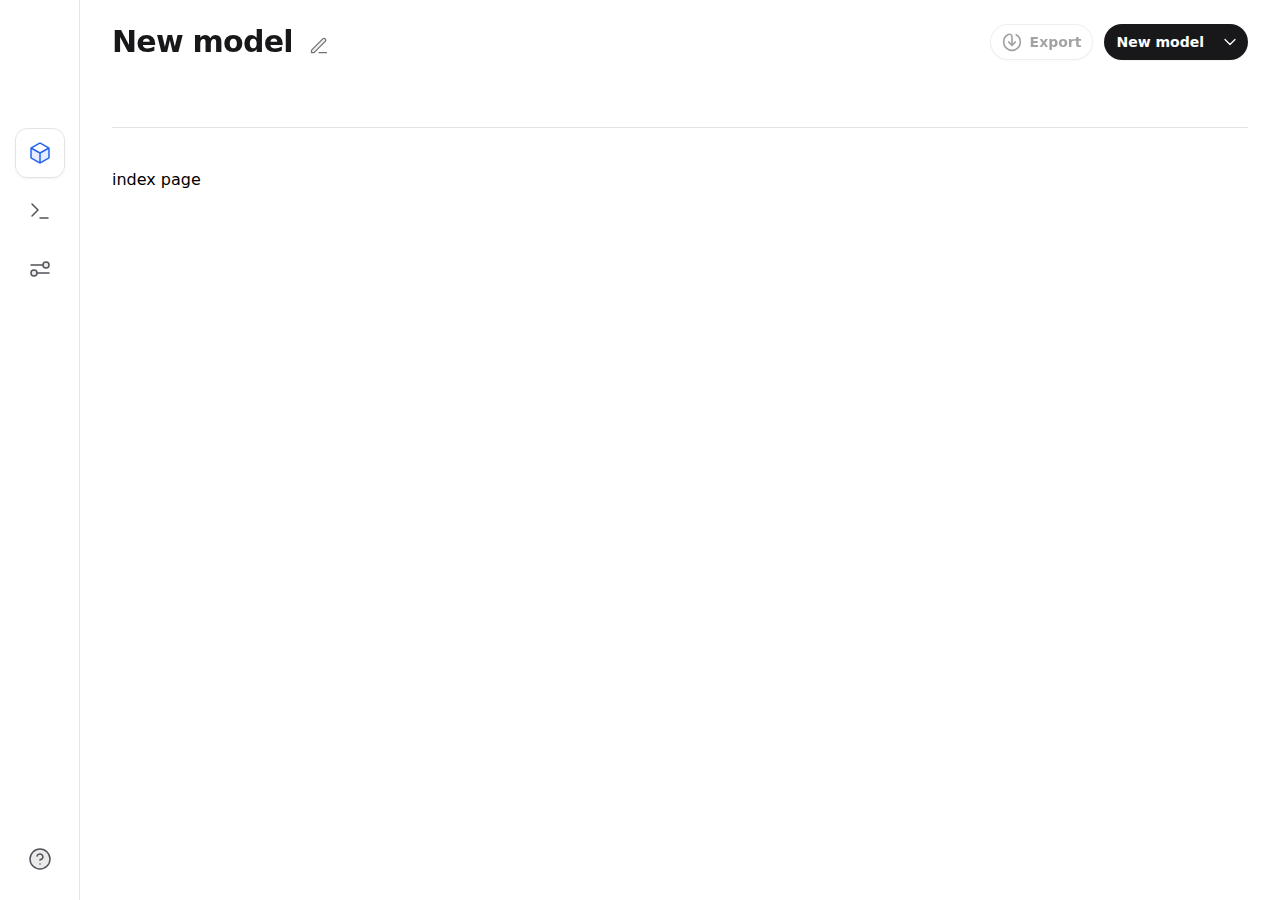
<file: index.html>
<!DOCTYPE html>
<html class="h-full bg-white">
<head><meta charset="utf-8">
<meta name="viewport" content="width=device-width, initial-scale=1">
<link rel="stylesheet" href="https://rsms.me/inter/inter.css"><link rel="preload" as="fetch" crossorigin="anonymous" href="_payload.json"><link rel="modulepreload" as="script" crossorigin href="_nuxt/entry.12a0582c.js"><link rel="preload" as="style" href="_nuxt/entry.0d75bc85.css"><link rel="prefetch" as="script" crossorigin href="_nuxt/Default.c88563e3.js"><link rel="prefetch" as="script" crossorigin href="_nuxt/error-404.c177a8f3.js"><link rel="prefetch" as="script" crossorigin href="_nuxt/error-500.7eee65e7.js"><link rel="stylesheet" href="_nuxt/entry.0d75bc85.css"><style>/*! tailwindcss v3.3.2 | MIT License | https://tailwindcss.com*/*,:after,:before{border:0 solid #e4e4e7;box-sizing:border-box}:after,:before{--tw-content:""}html{-webkit-text-size-adjust:100%;font-feature-settings:normal;font-family:Inter var,ui-sans-serif,system-ui,-apple-system,BlinkMacSystemFont,Segoe UI,Roboto,Helvetica Neue,Arial,Noto Sans,sans-serif,Apple Color Emoji,Segoe UI Emoji,Segoe UI Symbol,Noto Color Emoji;font-variation-settings:normal;line-height:1.5;-moz-tab-size:4;-o-tab-size:4;tab-size:4}body{line-height:inherit;margin:0}hr{border-top-width:1px;color:inherit;height:0}abbr:where([title]){-webkit-text-decoration:underline dotted;text-decoration:underline dotted}h1,h2,h3,h4,h5,h6{font-size:inherit;font-weight:inherit}a{color:inherit;text-decoration:inherit}b,strong{font-weight:bolder}code,kbd,pre,samp{font-family:ui-monospace,SFMono-Regular,Menlo,Monaco,Consolas,Liberation Mono,Courier New,monospace;font-size:1em}small{font-size:80%}sub,sup{font-size:75%;line-height:0;position:relative;vertical-align:baseline}sub{bottom:-.25em}sup{top:-.5em}table{border-collapse:collapse;border-color:inherit;text-indent:0}button,input,optgroup,select,textarea{color:inherit;font-family:inherit;font-size:100%;font-weight:inherit;line-height:inherit;margin:0;padding:0}button,select{text-transform:none}[type=button],[type=reset],[type=submit],button{-webkit-appearance:button;background-color:transparent;background-image:none}:-moz-focusring{outline:auto}:-moz-ui-invalid{box-shadow:none}progress{vertical-align:baseline}::-webkit-inner-spin-button,::-webkit-outer-spin-button{height:auto}[type=search]{-webkit-appearance:textfield;outline-offset:-2px}::-webkit-search-decoration{-webkit-appearance:none}::-webkit-file-upload-button{-webkit-appearance:button;font:inherit}summary{display:list-item}blockquote,dd,dl,figure,h1,h2,h3,h4,h5,h6,hr,p,pre{margin:0}fieldset{margin:0}fieldset,legend{padding:0}menu,ol,ul{list-style:none;margin:0;padding:0}textarea{resize:vertical}input::-moz-placeholder,textarea::-moz-placeholder{color:#a1a1aa;opacity:1}input::placeholder,textarea::placeholder{color:#a1a1aa;opacity:1}[role=button],button{cursor:pointer}:disabled{cursor:default}audio,canvas,embed,iframe,img,object,svg,video{display:block;vertical-align:middle}img,video{height:auto;max-width:100%}[hidden]{display:none}[multiple],[type=date],[type=datetime-local],[type=email],[type=month],[type=number],[type=password],[type=search],[type=tel],[type=text],[type=time],[type=url],[type=week],select,textarea{--tw-shadow:0 0 #0000;-webkit-appearance:none;-moz-appearance:none;appearance:none;background-color:#fff;border-color:#71717a;border-radius:0;border-width:1px;font-size:1rem;line-height:1.5rem;padding:.5rem .75rem}[multiple]:focus,[type=date]:focus,[type=datetime-local]:focus,[type=email]:focus,[type=month]:focus,[type=number]:focus,[type=password]:focus,[type=search]:focus,[type=tel]:focus,[type=text]:focus,[type=time]:focus,[type=url]:focus,[type=week]:focus,select:focus,textarea:focus{--tw-ring-inset:var(--tw-empty,/*!*/ /*!*/);--tw-ring-offset-width:0px;--tw-ring-offset-color:#fff;--tw-ring-color:#2563eb;--tw-ring-offset-shadow:var(--tw-ring-inset) 0 0 0 var(--tw-ring-offset-width) var(--tw-ring-offset-color);--tw-ring-shadow:var(--tw-ring-inset) 0 0 0 calc(1px + var(--tw-ring-offset-width)) var(--tw-ring-color);border-color:#2563eb;box-shadow:/*!*/ /*!*/ 0 0 0 0 #fff,/*!*/ /*!*/ 0 0 0 1px #2563eb,var(--tw-shadow);box-shadow:var(--tw-ring-offset-shadow),var(--tw-ring-shadow),var(--tw-shadow);outline:2px solid transparent;outline-offset:2px}input::-moz-placeholder,textarea::-moz-placeholder{color:#71717a;opacity:1}input::placeholder,textarea::placeholder{color:#71717a;opacity:1}::-webkit-datetime-edit-fields-wrapper{padding:0}::-webkit-date-and-time-value{min-height:1.5em}::-webkit-datetime-edit,::-webkit-datetime-edit-day-field,::-webkit-datetime-edit-hour-field,::-webkit-datetime-edit-meridiem-field,::-webkit-datetime-edit-millisecond-field,::-webkit-datetime-edit-minute-field,::-webkit-datetime-edit-month-field,::-webkit-datetime-edit-second-field,::-webkit-datetime-edit-year-field{padding-bottom:0;padding-top:0}select{background-image:url("data:image/svg+xml;charset=utf-8,%3Csvg xmlns='http://www.w3.org/2000/svg' fill='none' viewBox='0 0 20 20'%3E%3Cpath stroke='%2371717a' stroke-linecap='round' stroke-linejoin='round' stroke-width='1.5' d='m6 8 4 4 4-4'/%3E%3C/svg%3E");background-position:right .5rem center;background-repeat:no-repeat;background-size:1.5em 1.5em;padding-right:2.5rem;-webkit-print-color-adjust:exact;print-color-adjust:exact}[multiple]{background-image:none;background-position:0 0;background-repeat:unset;background-size:initial;padding-right:.75rem;-webkit-print-color-adjust:unset;print-color-adjust:unset}[type=checkbox],[type=radio]{--tw-shadow:0 0 #0000;-webkit-appearance:none;-moz-appearance:none;appearance:none;background-color:#fff;background-origin:border-box;border-color:#71717a;border-width:1px;color:#2563eb;display:inline-block;flex-shrink:0;height:1rem;padding:0;-webkit-print-color-adjust:exact;print-color-adjust:exact;-webkit-user-select:none;-moz-user-select:none;user-select:none;vertical-align:middle;width:1rem}[type=checkbox]{border-radius:0}[type=radio]{border-radius:100%}[type=checkbox]:focus,[type=radio]:focus{--tw-ring-inset:var(--tw-empty,/*!*/ /*!*/);--tw-ring-offset-width:2px;--tw-ring-offset-color:#fff;--tw-ring-color:#2563eb;--tw-ring-offset-shadow:var(--tw-ring-inset) 0 0 0 var(--tw-ring-offset-width) var(--tw-ring-offset-color);--tw-ring-shadow:var(--tw-ring-inset) 0 0 0 calc(2px + var(--tw-ring-offset-width)) var(--tw-ring-color);box-shadow:/*!*/ /*!*/ 0 0 0 2px #fff,/*!*/ /*!*/ 0 0 0 4px #2563eb,var(--tw-shadow);box-shadow:var(--tw-ring-offset-shadow),var(--tw-ring-shadow),var(--tw-shadow);outline:2px solid transparent;outline-offset:2px}[type=checkbox]:checked,[type=radio]:checked{background-color:currentColor;background-position:50%;background-repeat:no-repeat;background-size:100% 100%;border-color:transparent}[type=checkbox]:checked{background-image:url("data:image/svg+xml;charset=utf-8,%3Csvg xmlns='http://www.w3.org/2000/svg' fill='%23fff' viewBox='0 0 16 16'%3E%3Cpath d='M12.207 4.793a1 1 0 0 1 0 1.414l-5 5a1 1 0 0 1-1.414 0l-2-2a1 1 0 0 1 1.414-1.414L6.5 9.086l4.293-4.293a1 1 0 0 1 1.414 0z'/%3E%3C/svg%3E")}[type=radio]:checked{background-image:url("data:image/svg+xml;charset=utf-8,%3Csvg xmlns='http://www.w3.org/2000/svg' fill='%23fff' viewBox='0 0 16 16'%3E%3Ccircle cx='8' cy='8' r='3'/%3E%3C/svg%3E")}[type=checkbox]:checked:focus,[type=checkbox]:checked:hover,[type=radio]:checked:focus,[type=radio]:checked:hover{background-color:currentColor;border-color:transparent}[type=checkbox]:indeterminate{background-color:currentColor;background-image:url("data:image/svg+xml;charset=utf-8,%3Csvg xmlns='http://www.w3.org/2000/svg' fill='none' viewBox='0 0 16 16'%3E%3Cpath stroke='%23fff' stroke-linecap='round' stroke-linejoin='round' stroke-width='2' d='M4 8h8'/%3E%3C/svg%3E");background-position:50%;background-repeat:no-repeat;background-size:100% 100%;border-color:transparent}[type=checkbox]:indeterminate:focus,[type=checkbox]:indeterminate:hover{background-color:currentColor;border-color:transparent}[type=file]{background:unset;border-color:inherit;border-radius:0;border-width:0;font-size:unset;line-height:inherit;padding:0}[type=file]:focus{outline:1px solid ButtonText;outline:1px auto -webkit-focus-ring-color}*{scrollbar-color:auto;scrollbar-width:auto}html{-webkit-tap-highlight-color:transparent}*,:after,:before{--tw-border-spacing-x:0;--tw-border-spacing-y:0;--tw-translate-x:0;--tw-translate-y:0;--tw-rotate:0;--tw-skew-x:0;--tw-skew-y:0;--tw-scale-x:1;--tw-scale-y:1;--tw-pan-x: ;--tw-pan-y: ;--tw-pinch-zoom: ;--tw-scroll-snap-strictness:proximity;--tw-gradient-from-position: ;--tw-gradient-via-position: ;--tw-gradient-to-position: ;--tw-ordinal: ;--tw-slashed-zero: ;--tw-numeric-figure: ;--tw-numeric-spacing: ;--tw-numeric-fraction: ;--tw-ring-inset: ;--tw-ring-offset-width:0px;--tw-ring-offset-color:#fff;--tw-ring-color:rgba(59,130,246,.5);--tw-ring-offset-shadow:0 0 #0000;--tw-ring-shadow:0 0 #0000;--tw-shadow:0 0 #0000;--tw-shadow-colored:0 0 #0000;--tw-blur: ;--tw-brightness: ;--tw-contrast: ;--tw-grayscale: ;--tw-hue-rotate: ;--tw-invert: ;--tw-saturate: ;--tw-sepia: ;--tw-drop-shadow: ;--tw-backdrop-blur: ;--tw-backdrop-brightness: ;--tw-backdrop-contrast: ;--tw-backdrop-grayscale: ;--tw-backdrop-hue-rotate: ;--tw-backdrop-invert: ;--tw-backdrop-opacity: ;--tw-backdrop-saturate: ;--tw-backdrop-sepia: }::backdrop{--tw-border-spacing-x:0;--tw-border-spacing-y:0;--tw-translate-x:0;--tw-translate-y:0;--tw-rotate:0;--tw-skew-x:0;--tw-skew-y:0;--tw-scale-x:1;--tw-scale-y:1;--tw-pan-x: ;--tw-pan-y: ;--tw-pinch-zoom: ;--tw-scroll-snap-strictness:proximity;--tw-gradient-from-position: ;--tw-gradient-via-position: ;--tw-gradient-to-position: ;--tw-ordinal: ;--tw-slashed-zero: ;--tw-numeric-figure: ;--tw-numeric-spacing: ;--tw-numeric-fraction: ;--tw-ring-inset: ;--tw-ring-offset-width:0px;--tw-ring-offset-color:#fff;--tw-ring-color:rgba(59,130,246,.5);--tw-ring-offset-shadow:0 0 #0000;--tw-ring-shadow:0 0 #0000;--tw-shadow:0 0 #0000;--tw-shadow-colored:0 0 #0000;--tw-blur: ;--tw-brightness: ;--tw-contrast: ;--tw-grayscale: ;--tw-hue-rotate: ;--tw-invert: ;--tw-saturate: ;--tw-sepia: ;--tw-drop-shadow: ;--tw-backdrop-blur: ;--tw-backdrop-brightness: ;--tw-backdrop-contrast: ;--tw-backdrop-grayscale: ;--tw-backdrop-hue-rotate: ;--tw-backdrop-invert: ;--tw-backdrop-opacity: ;--tw-backdrop-saturate: ;--tw-backdrop-sepia: }.container{width:100%}@media (min-width:640px){.container{max-width:640px}}@media (min-width:768px){.container{max-width:768px}}@media (min-width:1024px){.container{max-width:1024px}}@media (min-width:1280px){.container{max-width:1280px}}@media (min-width:1536px){.container{max-width:1536px}}.form-input,.form-multiselect,.form-select,.form-textarea{--tw-shadow:0 0 #0000;-webkit-appearance:none;-moz-appearance:none;appearance:none;background-color:#fff;border-color:#71717a;border-radius:0;border-width:1px;font-size:1rem;line-height:1.5rem;padding:.5rem .75rem}.form-input:focus,.form-multiselect:focus,.form-select:focus,.form-textarea:focus{--tw-ring-inset:var(--tw-empty,/*!*/ /*!*/);--tw-ring-offset-width:0px;--tw-ring-offset-color:#fff;--tw-ring-color:#2563eb;--tw-ring-offset-shadow:var(--tw-ring-inset) 0 0 0 var(--tw-ring-offset-width) var(--tw-ring-offset-color);--tw-ring-shadow:var(--tw-ring-inset) 0 0 0 calc(1px + var(--tw-ring-offset-width)) var(--tw-ring-color);border-color:#2563eb;box-shadow:/*!*/ /*!*/ 0 0 0 0 #fff,/*!*/ /*!*/ 0 0 0 1px #2563eb,var(--tw-shadow);box-shadow:var(--tw-ring-offset-shadow),var(--tw-ring-shadow),var(--tw-shadow);outline:2px solid transparent;outline-offset:2px}.form-input::-moz-placeholder,.form-textarea::-moz-placeholder{color:#71717a;opacity:1}.form-input::placeholder,.form-textarea::placeholder{color:#71717a;opacity:1}.form-input::-webkit-datetime-edit-fields-wrapper{padding:0}.form-input::-webkit-date-and-time-value{min-height:1.5em}.form-input::-webkit-datetime-edit,.form-input::-webkit-datetime-edit-day-field,.form-input::-webkit-datetime-edit-hour-field,.form-input::-webkit-datetime-edit-meridiem-field,.form-input::-webkit-datetime-edit-millisecond-field,.form-input::-webkit-datetime-edit-minute-field,.form-input::-webkit-datetime-edit-month-field,.form-input::-webkit-datetime-edit-second-field,.form-input::-webkit-datetime-edit-year-field{padding-bottom:0;padding-top:0}.form-checkbox,.form-radio{--tw-shadow:0 0 #0000;-webkit-appearance:none;-moz-appearance:none;appearance:none;background-color:#fff;background-origin:border-box;border-color:#71717a;border-width:1px;color:#2563eb;display:inline-block;flex-shrink:0;height:1rem;padding:0;-webkit-print-color-adjust:exact;print-color-adjust:exact;-webkit-user-select:none;-moz-user-select:none;user-select:none;vertical-align:middle;width:1rem}.form-radio{border-radius:100%}.form-checkbox:focus,.form-radio:focus{--tw-ring-inset:var(--tw-empty,/*!*/ /*!*/);--tw-ring-offset-width:2px;--tw-ring-offset-color:#fff;--tw-ring-color:#2563eb;--tw-ring-offset-shadow:var(--tw-ring-inset) 0 0 0 var(--tw-ring-offset-width) var(--tw-ring-offset-color);--tw-ring-shadow:var(--tw-ring-inset) 0 0 0 calc(2px + var(--tw-ring-offset-width)) var(--tw-ring-color);box-shadow:/*!*/ /*!*/ 0 0 0 2px #fff,/*!*/ /*!*/ 0 0 0 4px #2563eb,var(--tw-shadow);box-shadow:var(--tw-ring-offset-shadow),var(--tw-ring-shadow),var(--tw-shadow);outline:2px solid transparent;outline-offset:2px}.form-checkbox:checked,.form-radio:checked{background-color:currentColor;background-position:50%;background-repeat:no-repeat;background-size:100% 100%;border-color:transparent}.form-radio:checked{background-image:url("data:image/svg+xml;charset=utf-8,%3Csvg xmlns='http://www.w3.org/2000/svg' fill='%23fff' viewBox='0 0 16 16'%3E%3Ccircle cx='8' cy='8' r='3'/%3E%3C/svg%3E")}.form-checkbox:checked:focus,.form-checkbox:checked:hover,.form-radio:checked:focus,.form-radio:checked:hover{background-color:currentColor;border-color:transparent}.prose{color:var(--tw-prose-body);max-width:65ch}.prose :where(p):not(:where([class~=not-prose],[class~=not-prose] *)){margin-bottom:1.25em;margin-top:1.25em}.prose :where([class~=lead]):not(:where([class~=not-prose],[class~=not-prose] *)){color:var(--tw-prose-lead);font-size:1.25em;line-height:1.6;margin-bottom:1.2em;margin-top:1.2em}.prose :where(a):not(:where([class~=not-prose],[class~=not-prose] *)){color:var(--tw-prose-links);font-weight:500;text-decoration:underline}.prose :where(strong):not(:where([class~=not-prose],[class~=not-prose] *)){color:var(--tw-prose-bold);font-weight:600}.prose :where(a strong):not(:where([class~=not-prose],[class~=not-prose] *)){color:inherit}.prose :where(blockquote strong):not(:where([class~=not-prose],[class~=not-prose] *)){color:inherit}.prose :where(thead th strong):not(:where([class~=not-prose],[class~=not-prose] *)){color:inherit}.prose :where(ol):not(:where([class~=not-prose],[class~=not-prose] *)){list-style-type:decimal;margin-bottom:1.25em;margin-top:1.25em;padding-left:1.625em}.prose :where(ol[type=A]):not(:where([class~=not-prose],[class~=not-prose] *)){list-style-type:upper-alpha}.prose :where(ol[type=a]):not(:where([class~=not-prose],[class~=not-prose] *)){list-style-type:lower-alpha}.prose :where(ol[type=A s]):not(:where([class~=not-prose],[class~=not-prose] *)){list-style-type:upper-alpha}.prose :where(ol[type=a s]):not(:where([class~=not-prose],[class~=not-prose] *)){list-style-type:lower-alpha}.prose :where(ol[type=I]):not(:where([class~=not-prose],[class~=not-prose] *)){list-style-type:upper-roman}.prose :where(ol[type=i]):not(:where([class~=not-prose],[class~=not-prose] *)){list-style-type:lower-roman}.prose :where(ol[type=I s]):not(:where([class~=not-prose],[class~=not-prose] *)){list-style-type:upper-roman}.prose :where(ol[type=i s]):not(:where([class~=not-prose],[class~=not-prose] *)){list-style-type:lower-roman}.prose :where(ol[type="1"]):not(:where([class~=not-prose],[class~=not-prose] *)){list-style-type:decimal}.prose :where(ul):not(:where([class~=not-prose],[class~=not-prose] *)){list-style-type:disc;margin-bottom:1.25em;margin-top:1.25em;padding-left:1.625em}.prose :where(ol>li):not(:where([class~=not-prose],[class~=not-prose] *))::marker{color:var(--tw-prose-counters);font-weight:400}.prose :where(ul>li):not(:where([class~=not-prose],[class~=not-prose] *))::marker{color:var(--tw-prose-bullets)}.prose :where(dt):not(:where([class~=not-prose],[class~=not-prose] *)){color:var(--tw-prose-headings);font-weight:600;margin-top:1.25em}.prose :where(hr):not(:where([class~=not-prose],[class~=not-prose] *)){border-color:var(--tw-prose-hr);border-top-width:1px;margin-bottom:3em;margin-top:3em}.prose :where(blockquote):not(:where([class~=not-prose],[class~=not-prose] *)){border-left-color:var(--tw-prose-quote-borders);border-left-width:.25rem;color:var(--tw-prose-quotes);font-style:italic;font-weight:500;margin-bottom:1.6em;margin-top:1.6em;padding-left:1em;quotes:"\201C""\201D""\2018""\2019"}.prose :where(blockquote p:first-of-type):not(:where([class~=not-prose],[class~=not-prose] *)):before{content:open-quote}.prose :where(blockquote p:last-of-type):not(:where([class~=not-prose],[class~=not-prose] *)):after{content:close-quote}.prose :where(h1):not(:where([class~=not-prose],[class~=not-prose] *)){color:var(--tw-prose-headings);font-size:2.25em;font-weight:800;line-height:1.1111111;margin-bottom:.8888889em;margin-top:0}.prose :where(h1 strong):not(:where([class~=not-prose],[class~=not-prose] *)){color:inherit;font-weight:900}.prose :where(h2):not(:where([class~=not-prose],[class~=not-prose] *)){color:var(--tw-prose-headings);font-size:1.5em;font-weight:700;line-height:1.3333333;margin-bottom:1em;margin-top:2em}.prose :where(h2 strong):not(:where([class~=not-prose],[class~=not-prose] *)){color:inherit;font-weight:800}.prose :where(h3):not(:where([class~=not-prose],[class~=not-prose] *)){color:var(--tw-prose-headings);font-size:1.25em;font-weight:600;line-height:1.6;margin-bottom:.6em;margin-top:1.6em}.prose :where(h3 strong):not(:where([class~=not-prose],[class~=not-prose] *)){color:inherit;font-weight:700}.prose :where(h4):not(:where([class~=not-prose],[class~=not-prose] *)){color:var(--tw-prose-headings);font-weight:600;line-height:1.5;margin-bottom:.5em;margin-top:1.5em}.prose :where(h4 strong):not(:where([class~=not-prose],[class~=not-prose] *)){color:inherit;font-weight:700}.prose :where(img):not(:where([class~=not-prose],[class~=not-prose] *)){margin-bottom:2em;margin-top:2em}.prose :where(picture):not(:where([class~=not-prose],[class~=not-prose] *)){display:block;margin-bottom:2em;margin-top:2em}.prose :where(kbd):not(:where([class~=not-prose],[class~=not-prose] *)){border-radius:.3125rem;box-shadow:0 0 0 1px rgb(var(--tw-prose-kbd-shadows)/10%),0 3px 0 rgb(var(--tw-prose-kbd-shadows)/10%);color:var(--tw-prose-kbd);font-family:inherit;font-size:.875em;font-weight:500;padding:.1875em .375em}.prose :where(code):not(:where([class~=not-prose],[class~=not-prose] *)){color:var(--tw-prose-code);font-size:.875em;font-weight:600}.prose :where(code):not(:where([class~=not-prose],[class~=not-prose] *)):before{content:"`"}.prose :where(code):not(:where([class~=not-prose],[class~=not-prose] *)):after{content:"`"}.prose :where(a code):not(:where([class~=not-prose],[class~=not-prose] *)){color:inherit}.prose :where(h1 code):not(:where([class~=not-prose],[class~=not-prose] *)){color:inherit}.prose :where(h2 code):not(:where([class~=not-prose],[class~=not-prose] *)){color:inherit;font-size:.875em}.prose :where(h3 code):not(:where([class~=not-prose],[class~=not-prose] *)){color:inherit;font-size:.9em}.prose :where(h4 code):not(:where([class~=not-prose],[class~=not-prose] *)){color:inherit}.prose :where(blockquote code):not(:where([class~=not-prose],[class~=not-prose] *)){color:inherit}.prose :where(thead th code):not(:where([class~=not-prose],[class~=not-prose] *)){color:inherit}.prose :where(pre):not(:where([class~=not-prose],[class~=not-prose] *)){background-color:var(--tw-prose-pre-bg);border-radius:.375rem;color:var(--tw-prose-pre-code);font-size:.875em;font-weight:400;line-height:1.7142857;margin-bottom:1.7142857em;margin-top:1.7142857em;overflow-x:auto;padding:.8571429em 1.1428571em}.prose :where(pre code):not(:where([class~=not-prose],[class~=not-prose] *)){background-color:transparent;border-radius:0;border-width:0;color:inherit;font-family:inherit;font-size:inherit;font-weight:inherit;line-height:inherit;padding:0}.prose :where(pre code):not(:where([class~=not-prose],[class~=not-prose] *)):before{content:none}.prose :where(pre code):not(:where([class~=not-prose],[class~=not-prose] *)):after{content:none}.prose :where(table):not(:where([class~=not-prose],[class~=not-prose] *)){font-size:.875em;line-height:1.7142857;margin-bottom:2em;margin-top:2em;table-layout:auto;text-align:left;width:100%}.prose :where(thead):not(:where([class~=not-prose],[class~=not-prose] *)){border-bottom-color:var(--tw-prose-th-borders);border-bottom-width:1px}.prose :where(thead th):not(:where([class~=not-prose],[class~=not-prose] *)){color:var(--tw-prose-headings);font-weight:600;padding-bottom:.5714286em;padding-left:.5714286em;padding-right:.5714286em;vertical-align:bottom}.prose :where(tbody tr):not(:where([class~=not-prose],[class~=not-prose] *)){border-bottom-color:var(--tw-prose-td-borders);border-bottom-width:1px}.prose :where(tbody tr:last-child):not(:where([class~=not-prose],[class~=not-prose] *)){border-bottom-width:0}.prose :where(tbody td):not(:where([class~=not-prose],[class~=not-prose] *)){vertical-align:baseline}.prose :where(tfoot):not(:where([class~=not-prose],[class~=not-prose] *)){border-top-color:var(--tw-prose-th-borders);border-top-width:1px}.prose :where(tfoot td):not(:where([class~=not-prose],[class~=not-prose] *)){vertical-align:top}.prose :where(figure>*):not(:where([class~=not-prose],[class~=not-prose] *)){margin-bottom:0;margin-top:0}.prose :where(figcaption):not(:where([class~=not-prose],[class~=not-prose] *)){color:var(--tw-prose-captions);font-size:.875em;line-height:1.4285714;margin-top:.8571429em}.prose{--tw-prose-body:#374151;--tw-prose-headings:#111827;--tw-prose-lead:#4b5563;--tw-prose-links:#111827;--tw-prose-bold:#111827;--tw-prose-counters:#6b7280;--tw-prose-bullets:#d1d5db;--tw-prose-hr:#e5e7eb;--tw-prose-quotes:#111827;--tw-prose-quote-borders:#e5e7eb;--tw-prose-captions:#6b7280;--tw-prose-kbd:#111827;--tw-prose-kbd-shadows:17 24 39;--tw-prose-code:#111827;--tw-prose-pre-code:#e5e7eb;--tw-prose-pre-bg:#1f2937;--tw-prose-th-borders:#d1d5db;--tw-prose-td-borders:#e5e7eb;--tw-prose-invert-body:#d1d5db;--tw-prose-invert-headings:#fff;--tw-prose-invert-lead:#9ca3af;--tw-prose-invert-links:#fff;--tw-prose-invert-bold:#fff;--tw-prose-invert-counters:#9ca3af;--tw-prose-invert-bullets:#4b5563;--tw-prose-invert-hr:#374151;--tw-prose-invert-quotes:#f3f4f6;--tw-prose-invert-quote-borders:#374151;--tw-prose-invert-captions:#9ca3af;--tw-prose-invert-kbd:#fff;--tw-prose-invert-kbd-shadows:255 255 255;--tw-prose-invert-code:#fff;--tw-prose-invert-pre-code:#d1d5db;--tw-prose-invert-pre-bg:rgba(0,0,0,.5);--tw-prose-invert-th-borders:#4b5563;--tw-prose-invert-td-borders:#374151;font-size:1rem;line-height:1.75}.prose :where(picture>img):not(:where([class~=not-prose],[class~=not-prose] *)){margin-bottom:0;margin-top:0}.prose :where(video):not(:where([class~=not-prose],[class~=not-prose] *)){margin-bottom:2em;margin-top:2em}.prose :where(li):not(:where([class~=not-prose],[class~=not-prose] *)){margin-bottom:.5em;margin-top:.5em}.prose :where(ol>li):not(:where([class~=not-prose],[class~=not-prose] *)){padding-left:.375em}.prose :where(ul>li):not(:where([class~=not-prose],[class~=not-prose] *)){padding-left:.375em}.prose :where(.prose>ul>li p):not(:where([class~=not-prose],[class~=not-prose] *)){margin-bottom:.75em;margin-top:.75em}.prose :where(.prose>ul>li>:first-child):not(:where([class~=not-prose],[class~=not-prose] *)){margin-top:1.25em}.prose :where(.prose>ul>li>:last-child):not(:where([class~=not-prose],[class~=not-prose] *)){margin-bottom:1.25em}.prose :where(.prose>ol>li>:first-child):not(:where([class~=not-prose],[class~=not-prose] *)){margin-top:1.25em}.prose :where(.prose>ol>li>:last-child):not(:where([class~=not-prose],[class~=not-prose] *)){margin-bottom:1.25em}.prose :where(ul ul,ul ol,ol ul,ol ol):not(:where([class~=not-prose],[class~=not-prose] *)){margin-bottom:.75em;margin-top:.75em}.prose :where(dl):not(:where([class~=not-prose],[class~=not-prose] *)){margin-bottom:1.25em;margin-top:1.25em}.prose :where(dd):not(:where([class~=not-prose],[class~=not-prose] *)){margin-top:.5em;padding-left:1.625em}.prose :where(hr+*):not(:where([class~=not-prose],[class~=not-prose] *)){margin-top:0}.prose :where(h2+*):not(:where([class~=not-prose],[class~=not-prose] *)){margin-top:0}.prose :where(h3+*):not(:where([class~=not-prose],[class~=not-prose] *)){margin-top:0}.prose :where(h4+*):not(:where([class~=not-prose],[class~=not-prose] *)){margin-top:0}.prose :where(thead th:first-child):not(:where([class~=not-prose],[class~=not-prose] *)){padding-left:0}.prose :where(thead th:last-child):not(:where([class~=not-prose],[class~=not-prose] *)){padding-right:0}.prose :where(tbody td,tfoot td):not(:where([class~=not-prose],[class~=not-prose] *)){padding:.5714286em}.prose :where(tbody td:first-child,tfoot td:first-child):not(:where([class~=not-prose],[class~=not-prose] *)){padding-left:0}.prose :where(tbody td:last-child,tfoot td:last-child):not(:where([class~=not-prose],[class~=not-prose] *)){padding-right:0}.prose :where(figure):not(:where([class~=not-prose],[class~=not-prose] *)){margin-bottom:2em;margin-top:2em}.prose :where(.prose>:first-child):not(:where([class~=not-prose],[class~=not-prose] *)){margin-top:0}.prose :where(.prose>:last-child):not(:where([class~=not-prose],[class~=not-prose] *)){margin-bottom:0}.prose-sm{font-size:.875rem;line-height:1.7142857}.prose-sm :where(p):not(:where([class~=not-prose],[class~=not-prose] *)){margin-bottom:1.1428571em;margin-top:1.1428571em}.prose-sm :where([class~=lead]):not(:where([class~=not-prose],[class~=not-prose] *)){font-size:1.2857143em;line-height:1.5555556;margin-bottom:.8888889em;margin-top:.8888889em}.prose-sm :where(blockquote):not(:where([class~=not-prose],[class~=not-prose] *)){margin-bottom:1.3333333em;margin-top:1.3333333em;padding-left:1.1111111em}.prose-sm :where(h1):not(:where([class~=not-prose],[class~=not-prose] *)){font-size:2.1428571em;line-height:1.2;margin-bottom:.8em;margin-top:0}.prose-sm :where(h2):not(:where([class~=not-prose],[class~=not-prose] *)){font-size:1.4285714em;line-height:1.4;margin-bottom:.8em;margin-top:1.6em}.prose-sm :where(h3):not(:where([class~=not-prose],[class~=not-prose] *)){font-size:1.2857143em;line-height:1.5555556;margin-bottom:.4444444em;margin-top:1.5555556em}.prose-sm :where(h4):not(:where([class~=not-prose],[class~=not-prose] *)){line-height:1.4285714;margin-bottom:.5714286em;margin-top:1.4285714em}.prose-sm :where(img):not(:where([class~=not-prose],[class~=not-prose] *)){margin-bottom:1.7142857em;margin-top:1.7142857em}.prose-sm :where(picture):not(:where([class~=not-prose],[class~=not-prose] *)){margin-bottom:1.7142857em;margin-top:1.7142857em}.prose-sm :where(picture>img):not(:where([class~=not-prose],[class~=not-prose] *)){margin-bottom:0;margin-top:0}.prose-sm :where(video):not(:where([class~=not-prose],[class~=not-prose] *)){margin-bottom:1.7142857em;margin-top:1.7142857em}.prose-sm :where(kbd):not(:where([class~=not-prose],[class~=not-prose] *)){border-radius:.3125rem;font-size:.8571429em;padding:.1428571em .3571429em}.prose-sm :where(code):not(:where([class~=not-prose],[class~=not-prose] *)){font-size:.8571429em}.prose-sm :where(h2 code):not(:where([class~=not-prose],[class~=not-prose] *)){font-size:.9em}.prose-sm :where(h3 code):not(:where([class~=not-prose],[class~=not-prose] *)){font-size:.8888889em}.prose-sm :where(pre):not(:where([class~=not-prose],[class~=not-prose] *)){border-radius:.25rem;font-size:.8571429em;line-height:1.6666667;margin-bottom:1.6666667em;margin-top:1.6666667em;padding:.6666667em 1em}.prose-sm :where(ol):not(:where([class~=not-prose],[class~=not-prose] *)){margin-bottom:1.1428571em;margin-top:1.1428571em;padding-left:1.5714286em}.prose-sm :where(ul):not(:where([class~=not-prose],[class~=not-prose] *)){margin-bottom:1.1428571em;margin-top:1.1428571em;padding-left:1.5714286em}.prose-sm :where(li):not(:where([class~=not-prose],[class~=not-prose] *)){margin-bottom:.2857143em;margin-top:.2857143em}.prose-sm :where(ol>li):not(:where([class~=not-prose],[class~=not-prose] *)){padding-left:.4285714em}.prose-sm :where(ul>li):not(:where([class~=not-prose],[class~=not-prose] *)){padding-left:.4285714em}.prose-sm :where(.prose-sm>ul>li p):not(:where([class~=not-prose],[class~=not-prose] *)){margin-bottom:.5714286em;margin-top:.5714286em}.prose-sm :where(.prose-sm>ul>li>:first-child):not(:where([class~=not-prose],[class~=not-prose] *)){margin-top:1.1428571em}.prose-sm :where(.prose-sm>ul>li>:last-child):not(:where([class~=not-prose],[class~=not-prose] *)){margin-bottom:1.1428571em}.prose-sm :where(.prose-sm>ol>li>:first-child):not(:where([class~=not-prose],[class~=not-prose] *)){margin-top:1.1428571em}.prose-sm :where(.prose-sm>ol>li>:last-child):not(:where([class~=not-prose],[class~=not-prose] *)){margin-bottom:1.1428571em}.prose-sm :where(ul ul,ul ol,ol ul,ol ol):not(:where([class~=not-prose],[class~=not-prose] *)){margin-bottom:.5714286em;margin-top:.5714286em}.prose-sm :where(dl):not(:where([class~=not-prose],[class~=not-prose] *)){margin-bottom:1.1428571em;margin-top:1.1428571em}.prose-sm :where(dt):not(:where([class~=not-prose],[class~=not-prose] *)){margin-top:1.1428571em}.prose-sm :where(dd):not(:where([class~=not-prose],[class~=not-prose] *)){margin-top:.2857143em;padding-left:1.5714286em}.prose-sm :where(hr):not(:where([class~=not-prose],[class~=not-prose] *)){margin-bottom:2.8571429em;margin-top:2.8571429em}.prose-sm :where(hr+*):not(:where([class~=not-prose],[class~=not-prose] *)){margin-top:0}.prose-sm :where(h2+*):not(:where([class~=not-prose],[class~=not-prose] *)){margin-top:0}.prose-sm :where(h3+*):not(:where([class~=not-prose],[class~=not-prose] *)){margin-top:0}.prose-sm :where(h4+*):not(:where([class~=not-prose],[class~=not-prose] *)){margin-top:0}.prose-sm :where(table):not(:where([class~=not-prose],[class~=not-prose] *)){font-size:.8571429em;line-height:1.5}.prose-sm :where(thead th):not(:where([class~=not-prose],[class~=not-prose] *)){padding-bottom:.6666667em;padding-left:1em;padding-right:1em}.prose-sm :where(thead th:first-child):not(:where([class~=not-prose],[class~=not-prose] *)){padding-left:0}.prose-sm :where(thead th:last-child):not(:where([class~=not-prose],[class~=not-prose] *)){padding-right:0}.prose-sm :where(tbody td,tfoot td):not(:where([class~=not-prose],[class~=not-prose] *)){padding:.6666667em 1em}.prose-sm :where(tbody td:first-child,tfoot td:first-child):not(:where([class~=not-prose],[class~=not-prose] *)){padding-left:0}.prose-sm :where(tbody td:last-child,tfoot td:last-child):not(:where([class~=not-prose],[class~=not-prose] *)){padding-right:0}.prose-sm :where(figure):not(:where([class~=not-prose],[class~=not-prose] *)){margin-bottom:1.7142857em;margin-top:1.7142857em}.prose-sm :where(figure>*):not(:where([class~=not-prose],[class~=not-prose] *)){margin-bottom:0;margin-top:0}.prose-sm :where(figcaption):not(:where([class~=not-prose],[class~=not-prose] *)){font-size:.8571429em;line-height:1.3333333;margin-top:.6666667em}.prose-sm :where(.prose-sm>:first-child):not(:where([class~=not-prose],[class~=not-prose] *)){margin-top:0}.prose-sm :where(.prose-sm>:last-child):not(:where([class~=not-prose],[class~=not-prose] *)){margin-bottom:0}.prose-slate{--tw-prose-body:#334155;--tw-prose-headings:#0f172a;--tw-prose-lead:#475569;--tw-prose-links:#0f172a;--tw-prose-bold:#0f172a;--tw-prose-counters:#64748b;--tw-prose-bullets:#cbd5e1;--tw-prose-hr:#e2e8f0;--tw-prose-quotes:#0f172a;--tw-prose-quote-borders:#e2e8f0;--tw-prose-captions:#64748b;--tw-prose-kbd:#0f172a;--tw-prose-kbd-shadows:15 23 42;--tw-prose-code:#0f172a;--tw-prose-pre-code:#e2e8f0;--tw-prose-pre-bg:#1e293b;--tw-prose-th-borders:#cbd5e1;--tw-prose-td-borders:#e2e8f0;--tw-prose-invert-body:#cbd5e1;--tw-prose-invert-headings:#fff;--tw-prose-invert-lead:#94a3b8;--tw-prose-invert-links:#fff;--tw-prose-invert-bold:#fff;--tw-prose-invert-counters:#94a3b8;--tw-prose-invert-bullets:#475569;--tw-prose-invert-hr:#334155;--tw-prose-invert-quotes:#f1f5f9;--tw-prose-invert-quote-borders:#334155;--tw-prose-invert-captions:#94a3b8;--tw-prose-invert-kbd:#fff;--tw-prose-invert-kbd-shadows:255 255 255;--tw-prose-invert-code:#fff;--tw-prose-invert-pre-code:#cbd5e1;--tw-prose-invert-pre-bg:rgba(0,0,0,.5);--tw-prose-invert-th-borders:#475569;--tw-prose-invert-td-borders:#334155}.sr-only{clip:rect(0,0,0,0);border-width:0;height:1px;margin:-1px;overflow:hidden;padding:0;position:absolute;white-space:nowrap;width:1px}.pointer-events-none{pointer-events:none}.visible{visibility:visible}.invisible{visibility:hidden}.static{position:static}.fixed{position:fixed}.absolute{position:absolute}.relative{position:relative}.sticky{position:sticky}.inset-0{inset:0}.inset-x-0{left:0;right:0}.inset-y-0{bottom:0;top:0}.-right-4{right:-1rem}.-top-20{top:-5rem}.-top-\[53px\]{top:-53px}.bottom-0{bottom:0}.bottom-16{bottom:4rem}.left-0{left:0}.left-5{left:1.25rem}.left-full{left:100%}.right-0{right:0}.right-16{right:4rem}.right-6{right:1.5rem}.right-full{right:100%}.top-0{top:0}.top-4{top:1rem}.top-\[0\.25rem\]{top:.25rem}.isolate{isolation:isolate}.z-0{z-index:0}.z-10{z-index:10}.z-40{z-index:40}.z-50{z-index:50}.order-1{order:1}.col-span-full{grid-column:1/-1}.row-start-2{grid-row-start:2}.-mx-1{margin-left:-.25rem;margin-right:-.25rem}.-mx-1\.5{margin-left:-.375rem;margin-right:-.375rem}.-mx-2{margin-left:-.5rem;margin-right:-.5rem}.-mx-4{margin-left:-1rem;margin-right:-1rem}.-my-1{margin-bottom:-.25rem;margin-top:-.25rem}.-my-1\.5{margin-bottom:-.375rem;margin-top:-.375rem}.-my-2{margin-bottom:-.5rem;margin-top:-.5rem}.mx-auto{margin-left:auto;margin-right:auto}.my-0{margin-bottom:0;margin-top:0}.my-6{margin-bottom:1.5rem;margin-top:1.5rem}.my-8{margin-bottom:2rem;margin-top:2rem}.-mb-7{margin-bottom:-1.75rem}.-mb-px{margin-bottom:-1px}.-ml-2{margin-left:-.5rem}.-ml-2\.5{margin-left:-.625rem}.-ml-4{margin-left:-1rem}.-ml-\[5px\]{margin-left:-5px}.-ml-px{margin-left:-1px}.-mr-1{margin-right:-.25rem}.-mt-1{margin-top:-.25rem}.-mt-1\.5{margin-top:-.375rem}.-mt-4{margin-top:-1rem}.-mt-8{margin-top:-2rem}.-mt-\[20px\]{margin-top:-20px}.mb-2{margin-bottom:.5rem}.mb-4{margin-bottom:1rem}.mb-6{margin-bottom:1.5rem}.ml-0{margin-left:0}.ml-1{margin-left:.25rem}.ml-2{margin-left:.5rem}.ml-2\.5{margin-left:.625rem}.ml-3{margin-left:.75rem}.ml-4{margin-left:1rem}.ml-auto{margin-left:auto}.mr-1{margin-right:.25rem}.mr-1\.5{margin-right:.375rem}.mr-2{margin-right:.5rem}.mr-3{margin-right:.75rem}.mr-4{margin-right:1rem}.mr-6{margin-right:1.5rem}.mr-8{margin-right:2rem}.mt-0{margin-top:0}.mt-0\.5{margin-top:.125rem}.mt-1{margin-top:.25rem}.mt-1\.5{margin-top:.375rem}.mt-2{margin-top:.5rem}.mt-3{margin-top:.75rem}.mt-4{margin-top:1rem}.mt-5{margin-top:1.25rem}.mt-6{margin-top:1.5rem}.mt-8{margin-top:2rem}.line-clamp-2{-webkit-box-orient:vertical;-webkit-line-clamp:2;display:-webkit-box;overflow:hidden}.block{display:block}.inline-block{display:inline-block}.inline{display:inline}.flex{display:flex}.inline-flex{display:inline-flex}.table{display:table}.grid{display:grid}.hidden{display:none}.h-1{height:.25rem}.h-1\.5{height:.375rem}.h-10{height:2.5rem}.h-12{height:3rem}.h-14{height:3.5rem}.h-16{height:4rem}.h-2{height:.5rem}.h-3{height:.75rem}.h-3\.5{height:.875rem}.h-32{height:8rem}.h-4{height:1rem}.h-5{height:1.25rem}.h-6{height:1.5rem}.h-8{height:2rem}.h-\[500px\]{height:500px}.h-\[calc\(100vh-187px\)\]{height:calc(100vh - 187px)}.h-\[calc\(100vh-231px\)\]{height:calc(100vh - 231px)}.h-\[calc\(100vh-327px\)\]{height:calc(100vh - 327px)}.h-full{height:100%}.h-screen{height:100vh}.max-h-24{max-height:6rem}.max-h-\[410px\]{max-height:410px}.max-h-full{max-height:100%}.min-h-full{min-height:100%}.min-h-screen{min-height:100vh}.w-0{width:0}.w-1{width:.25rem}.w-1\.5{width:.375rem}.w-10{width:2.5rem}.w-14{width:3.5rem}.w-20{width:5rem}.w-3{width:.75rem}.w-3\.5{width:.875rem}.w-3\/4{width:75%}.w-4{width:1rem}.w-5{width:1.25rem}.w-52{width:13rem}.w-56{width:14rem}.w-6{width:1.5rem}.w-8{width:2rem}.w-96{width:24rem}.w-\[calc\(100\+4px\)\]{width:calc(100 + 4px)}.w-auto{width:auto}.w-full{width:100%}.w-screen{width:100vw}.min-w-0{min-width:0}.min-w-full{min-width:100%}.max-w-2xl{max-width:42rem}.max-w-4xl{max-width:56rem}.max-w-7xl{max-width:80rem}.max-w-lg{max-width:32rem}.max-w-md{max-width:28rem}.max-w-min{max-width:-moz-min-content;max-width:min-content}.max-w-xl{max-width:36rem}.flex-1{flex:1 1 0%}.flex-auto{flex:1 1 auto}.flex-none{flex:none}.flex-shrink-0{flex-shrink:0}.shrink{flex-shrink:1}.shrink-0{flex-shrink:0}.origin-top-right{transform-origin:top right}.translate-x-0{--tw-translate-x:0px;transform:translateY(var(--tw-translate-y)) rotate(var(--tw-rotate)) skewX(var(--tw-skew-x)) skewY(var(--tw-skew-y)) scaleX(var(--tw-scale-x)) scaleY(var(--tw-scale-y));transform:translate(var(--tw-translate-x),var(--tw-translate-y)) rotate(var(--tw-rotate)) skewX(var(--tw-skew-x)) skewY(var(--tw-skew-y)) scaleX(var(--tw-scale-x)) scaleY(var(--tw-scale-y))}.translate-x-3{--tw-translate-x:0.75rem;transform:translate(.75rem,var(--tw-translate-y)) rotate(var(--tw-rotate)) skewX(var(--tw-skew-x)) skewY(var(--tw-skew-y)) scaleX(var(--tw-scale-x)) scaleY(var(--tw-scale-y));transform:translate(var(--tw-translate-x),var(--tw-translate-y)) rotate(var(--tw-rotate)) skewX(var(--tw-skew-x)) skewY(var(--tw-skew-y)) scaleX(var(--tw-scale-x)) scaleY(var(--tw-scale-y))}.translate-x-3\.5{--tw-translate-x:0.875rem;transform:translate(.875rem,var(--tw-translate-y)) rotate(var(--tw-rotate)) skewX(var(--tw-skew-x)) skewY(var(--tw-skew-y)) scaleX(var(--tw-scale-x)) scaleY(var(--tw-scale-y));transform:translate(var(--tw-translate-x),var(--tw-translate-y)) rotate(var(--tw-rotate)) skewX(var(--tw-skew-x)) skewY(var(--tw-skew-y)) scaleX(var(--tw-scale-x)) scaleY(var(--tw-scale-y))}.translate-y-0{--tw-translate-y:0px;transform:translate(var(--tw-translate-x)) rotate(var(--tw-rotate)) skewX(var(--tw-skew-x)) skewY(var(--tw-skew-y)) scaleX(var(--tw-scale-x)) scaleY(var(--tw-scale-y));transform:translate(var(--tw-translate-x),var(--tw-translate-y)) rotate(var(--tw-rotate)) skewX(var(--tw-skew-x)) skewY(var(--tw-skew-y)) scaleX(var(--tw-scale-x)) scaleY(var(--tw-scale-y))}.translate-y-1{--tw-translate-y:0.25rem;transform:translate(var(--tw-translate-x),.25rem) rotate(var(--tw-rotate)) skewX(var(--tw-skew-x)) skewY(var(--tw-skew-y)) scaleX(var(--tw-scale-x)) scaleY(var(--tw-scale-y));transform:translate(var(--tw-translate-x),var(--tw-translate-y)) rotate(var(--tw-rotate)) skewX(var(--tw-skew-x)) skewY(var(--tw-skew-y)) scaleX(var(--tw-scale-x)) scaleY(var(--tw-scale-y))}.translate-y-12{--tw-translate-y:3rem;transform:translate(var(--tw-translate-x),3rem) rotate(var(--tw-rotate)) skewX(var(--tw-skew-x)) skewY(var(--tw-skew-y)) scaleX(var(--tw-scale-x)) scaleY(var(--tw-scale-y));transform:translate(var(--tw-translate-x),var(--tw-translate-y)) rotate(var(--tw-rotate)) skewX(var(--tw-skew-x)) skewY(var(--tw-skew-y)) scaleX(var(--tw-scale-x)) scaleY(var(--tw-scale-y))}.translate-y-4{--tw-translate-y:1rem;transform:translate(var(--tw-translate-x),1rem) rotate(var(--tw-rotate)) skewX(var(--tw-skew-x)) skewY(var(--tw-skew-y)) scaleX(var(--tw-scale-x)) scaleY(var(--tw-scale-y));transform:translate(var(--tw-translate-x),var(--tw-translate-y)) rotate(var(--tw-rotate)) skewX(var(--tw-skew-x)) skewY(var(--tw-skew-y)) scaleX(var(--tw-scale-x)) scaleY(var(--tw-scale-y))}.-rotate-90{--tw-rotate:-90deg;transform:translate(var(--tw-translate-x),var(--tw-translate-y)) rotate(-90deg) skewX(var(--tw-skew-x)) skewY(var(--tw-skew-y)) scaleX(var(--tw-scale-x)) scaleY(var(--tw-scale-y));transform:translate(var(--tw-translate-x),var(--tw-translate-y)) rotate(var(--tw-rotate)) skewX(var(--tw-skew-x)) skewY(var(--tw-skew-y)) scaleX(var(--tw-scale-x)) scaleY(var(--tw-scale-y))}.rotate-90{--tw-rotate:90deg;transform:translate(var(--tw-translate-x),var(--tw-translate-y)) rotate(90deg) skewX(var(--tw-skew-x)) skewY(var(--tw-skew-y)) scaleX(var(--tw-scale-x)) scaleY(var(--tw-scale-y));transform:translate(var(--tw-translate-x),var(--tw-translate-y)) rotate(var(--tw-rotate)) skewX(var(--tw-skew-x)) skewY(var(--tw-skew-y)) scaleX(var(--tw-scale-x)) scaleY(var(--tw-scale-y))}.rotate-\[-4deg\]{--tw-rotate:-4deg;transform:translate(var(--tw-translate-x),var(--tw-translate-y)) rotate(-4deg) skewX(var(--tw-skew-x)) skewY(var(--tw-skew-y)) scaleX(var(--tw-scale-x)) scaleY(var(--tw-scale-y));transform:translate(var(--tw-translate-x),var(--tw-translate-y)) rotate(var(--tw-rotate)) skewX(var(--tw-skew-x)) skewY(var(--tw-skew-y)) scaleX(var(--tw-scale-x)) scaleY(var(--tw-scale-y))}.scale-100{--tw-scale-x:1;--tw-scale-y:1;transform:translate(var(--tw-translate-x),var(--tw-translate-y)) rotate(var(--tw-rotate)) skewX(var(--tw-skew-x)) skewY(var(--tw-skew-y)) scaleX(1) scaleY(1);transform:translate(var(--tw-translate-x),var(--tw-translate-y)) rotate(var(--tw-rotate)) skewX(var(--tw-skew-x)) skewY(var(--tw-skew-y)) scaleX(var(--tw-scale-x)) scaleY(var(--tw-scale-y))}.scale-95{--tw-scale-x:.95;--tw-scale-y:.95;transform:translate(var(--tw-translate-x),var(--tw-translate-y)) rotate(var(--tw-rotate)) skewX(var(--tw-skew-x)) skewY(var(--tw-skew-y)) scaleX(.95) scaleY(.95)}.scale-95,.transform{transform:translate(var(--tw-translate-x),var(--tw-translate-y)) rotate(var(--tw-rotate)) skewX(var(--tw-skew-x)) skewY(var(--tw-skew-y)) scaleX(var(--tw-scale-x)) scaleY(var(--tw-scale-y))}@keyframes ping{75%,to{opacity:0;transform:scale(2)}}.animate-ping{animation:ping 1s cubic-bezier(0,0,.2,1) infinite}@keyframes spin{to{transform:rotate(1turn)}}.animate-spin{animation:spin 1s linear infinite}.cursor-crosshair{cursor:crosshair}.cursor-default{cursor:default}.cursor-pointer{cursor:pointer}.select-none{-webkit-user-select:none;-moz-user-select:none;user-select:none}.resize{resize:both}.list-disc{list-style-type:disc}.grid-cols-1{grid-template-columns:repeat(1,minmax(0,1fr))}.grid-cols-2{grid-template-columns:repeat(2,minmax(0,1fr))}.grid-rows-1{grid-template-rows:repeat(1,minmax(0,1fr))}.grid-rows-\[0fr\]{grid-template-rows:0fr}.grid-rows-\[1fr\]{grid-template-rows:1fr}.grid-rows-\[1fr_auto\]{grid-template-rows:1fr auto}.flex-row{flex-direction:row}.flex-col{flex-direction:column}.flex-wrap{flex-wrap:wrap}.items-start{align-items:flex-start}.items-end{align-items:flex-end}.items-center{align-items:center}.items-baseline{align-items:baseline}.justify-end{justify-content:flex-end}.justify-center{justify-content:center}.justify-between{justify-content:space-between}.justify-items-center{justify-items:center}.gap-2{gap:.5rem}.gap-4{gap:1rem}.gap-px{gap:1px}.gap-x-3{-moz-column-gap:.75rem;column-gap:.75rem}.gap-x-4{-moz-column-gap:1rem;column-gap:1rem}.gap-x-6{-moz-column-gap:1.5rem;column-gap:1.5rem}.gap-x-8{-moz-column-gap:2rem;column-gap:2rem}.gap-y-1{row-gap:.25rem}.gap-y-2{row-gap:.5rem}.gap-y-4{row-gap:1rem}.gap-y-6{row-gap:1.5rem}.gap-y-7{row-gap:1.75rem}.gap-y-8{row-gap:2rem}.-space-y-px>:not([hidden])~:not([hidden]){--tw-space-y-reverse:0;margin-bottom:0;margin-bottom:calc(-1px*var(--tw-space-y-reverse));margin-top:-1px;margin-top:calc(-1px*(1 - var(--tw-space-y-reverse)))}.space-x-0>:not([hidden])~:not([hidden]){--tw-space-x-reverse:0;margin-left:0;margin-left:calc(0px*(1 - var(--tw-space-x-reverse)));margin-right:0;margin-right:calc(0px*var(--tw-space-x-reverse))}.space-x-2>:not([hidden])~:not([hidden]){--tw-space-x-reverse:0;margin-left:.5rem;margin-left:calc(.5rem*(1 - var(--tw-space-x-reverse)));margin-right:0;margin-right:calc(.5rem*var(--tw-space-x-reverse))}.space-x-3>:not([hidden])~:not([hidden]){--tw-space-x-reverse:0;margin-left:.75rem;margin-left:calc(.75rem*(1 - var(--tw-space-x-reverse)));margin-right:0;margin-right:calc(.75rem*var(--tw-space-x-reverse))}.space-x-4>:not([hidden])~:not([hidden]){--tw-space-x-reverse:0;margin-left:1rem;margin-left:calc(1rem*(1 - var(--tw-space-x-reverse)));margin-right:0;margin-right:calc(1rem*var(--tw-space-x-reverse))}.space-x-6>:not([hidden])~:not([hidden]){--tw-space-x-reverse:0;margin-left:1.5rem;margin-left:calc(1.5rem*(1 - var(--tw-space-x-reverse)));margin-right:0;margin-right:calc(1.5rem*var(--tw-space-x-reverse))}.space-x-8>:not([hidden])~:not([hidden]){--tw-space-x-reverse:0;margin-left:2rem;margin-left:calc(2rem*(1 - var(--tw-space-x-reverse)));margin-right:0;margin-right:calc(2rem*var(--tw-space-x-reverse))}.space-y-1>:not([hidden])~:not([hidden]){--tw-space-y-reverse:0;margin-bottom:0;margin-bottom:calc(.25rem*var(--tw-space-y-reverse));margin-top:.25rem;margin-top:calc(.25rem*(1 - var(--tw-space-y-reverse)))}.space-y-2>:not([hidden])~:not([hidden]){--tw-space-y-reverse:0;margin-bottom:0;margin-bottom:calc(.5rem*var(--tw-space-y-reverse));margin-top:.5rem;margin-top:calc(.5rem*(1 - var(--tw-space-y-reverse)))}.space-y-4>:not([hidden])~:not([hidden]){--tw-space-y-reverse:0;margin-bottom:0;margin-bottom:calc(1rem*var(--tw-space-y-reverse));margin-top:1rem;margin-top:calc(1rem*(1 - var(--tw-space-y-reverse)))}.space-y-6>:not([hidden])~:not([hidden]){--tw-space-y-reverse:0;margin-bottom:0;margin-bottom:calc(1.5rem*var(--tw-space-y-reverse));margin-top:1.5rem;margin-top:calc(1.5rem*(1 - var(--tw-space-y-reverse)))}.divide-y>:not([hidden])~:not([hidden]){--tw-divide-y-reverse:0;border-bottom-width:0;border-bottom-width:calc(1px*var(--tw-divide-y-reverse));border-top-width:1px;border-top-width:calc(1px*(1 - var(--tw-divide-y-reverse)))}.divide-gray-100>:not([hidden])~:not([hidden]){--tw-divide-opacity:1;border-color:#f4f4f5;border-color:rgb(244 244 245/var(--tw-divide-opacity))}.divide-gray-200>:not([hidden])~:not([hidden]){--tw-divide-opacity:1;border-color:#e4e4e7;border-color:rgb(228 228 231/var(--tw-divide-opacity))}.self-end{align-self:flex-end}.overflow-hidden{overflow:hidden}.overflow-x-auto{overflow-x:auto}.overflow-y-auto{overflow-y:auto}.overflow-x-hidden{overflow-x:hidden}.overscroll-y-contain{overscroll-behavior-y:contain}.truncate{overflow:hidden;white-space:nowrap}.text-ellipsis,.truncate{text-overflow:ellipsis}.whitespace-nowrap{white-space:nowrap}.rounded{border-radius:.25rem}.rounded-2xl{border-radius:1rem}.rounded-full{border-radius:9999px}.rounded-lg{border-radius:.5rem}.rounded-md{border-radius:.375rem}.rounded-xl{border-radius:.75rem}.rounded-b-lg{border-bottom-left-radius:.5rem;border-bottom-right-radius:.5rem}.rounded-l-md{border-bottom-left-radius:.375rem;border-top-left-radius:.375rem}.rounded-r-md{border-bottom-right-radius:.375rem;border-top-right-radius:.375rem}.rounded-t-3xl{border-top-left-radius:1.5rem;border-top-right-radius:1.5rem}.rounded-t-lg{border-top-left-radius:.5rem;border-top-right-radius:.5rem}.rounded-bl-md{border-bottom-left-radius:.375rem}.rounded-br-md{border-bottom-right-radius:.375rem}.rounded-tl-md{border-top-left-radius:.375rem}.rounded-tr-md{border-top-right-radius:.375rem}.border{border-width:1px}.border-0{border-width:0}.border-8{border-width:8px}.border-y{border-top-width:1px}.border-b,.border-y{border-bottom-width:1px}.border-b-0{border-bottom-width:0}.border-b-2{border-bottom-width:2px}.border-l{border-left-width:1px}.border-r{border-right-width:1px}.border-t{border-top-width:1px}.border-t-0{border-top-width:0}.border-black\/5{border-color:rgba(0,0,0,.05)}.border-blue-100{--tw-border-opacity:1;border-color:#dbeafe;border-color:rgb(219 234 254/var(--tw-border-opacity))}.border-blue-200{--tw-border-opacity:1;border-color:#bfdbfe;border-color:rgb(191 219 254/var(--tw-border-opacity))}.border-blue-500{--tw-border-opacity:1;border-color:#3b82f6;border-color:rgb(59 130 246/var(--tw-border-opacity))}.border-blue-500\/20{border-color:rgba(59,130,246,.2)}.border-emerald-500\/20{border-color:rgba(16,185,129,.2)}.border-gray-100{--tw-border-opacity:1;border-color:#f4f4f5;border-color:rgb(244 244 245/var(--tw-border-opacity))}.border-gray-200{--tw-border-opacity:1;border-color:#e4e4e7;border-color:rgb(228 228 231/var(--tw-border-opacity))}.border-gray-300{--tw-border-opacity:1;border-color:#d4d4d8;border-color:rgb(212 212 216/var(--tw-border-opacity))}.border-gray-900\/5{border-color:rgba(24,24,27,.05)}.border-primary-200{--tw-border-opacity:1;border-color:#e4e4e7;border-color:rgb(228 228 231/var(--tw-border-opacity))}.border-primary-500{--tw-border-opacity:1;border-color:#71717a;border-color:rgb(113 113 122/var(--tw-border-opacity))}.border-red-100{--tw-border-opacity:1;border-color:#fee2e2;border-color:rgb(254 226 226/var(--tw-border-opacity))}.border-transparent{border-color:transparent}.border-b-gray-900\/10{border-bottom-color:rgba(24,24,27,.1)}.border-t-transparent{border-top-color:transparent}.bg-blue-100{--tw-bg-opacity:1;background-color:#dbeafe;background-color:rgb(219 234 254/var(--tw-bg-opacity))}.bg-blue-200{--tw-bg-opacity:1;background-color:#bfdbfe;background-color:rgb(191 219 254/var(--tw-bg-opacity))}.bg-blue-50{--tw-bg-opacity:1;background-color:#eff6ff;background-color:rgb(239 246 255/var(--tw-bg-opacity))}.bg-blue-50\/50{background-color:rgba(239,246,255,.5)}.bg-blue-600{--tw-bg-opacity:1;background-color:#2563eb;background-color:rgb(37 99 235/var(--tw-bg-opacity))}.bg-emerald-50\/50{background-color:rgba(236,253,245,.5)}.bg-gray-100{--tw-bg-opacity:1;background-color:#f4f4f5;background-color:rgb(244 244 245/var(--tw-bg-opacity))}.bg-gray-200{--tw-bg-opacity:1;background-color:#e4e4e7;background-color:rgb(228 228 231/var(--tw-bg-opacity))}.bg-gray-300{--tw-bg-opacity:1;background-color:#d4d4d8;background-color:rgb(212 212 216/var(--tw-bg-opacity))}.bg-gray-300\/10{background-color:hsla(240,5%,84%,.1)}.bg-gray-400{--tw-bg-opacity:1;background-color:#a1a1aa;background-color:rgb(161 161 170/var(--tw-bg-opacity))}.bg-gray-50{--tw-bg-opacity:1;background-color:#fafafa;background-color:rgb(250 250 250/var(--tw-bg-opacity))}.bg-gray-500{--tw-bg-opacity:1;background-color:#71717a;background-color:rgb(113 113 122/var(--tw-bg-opacity))}.bg-gray-600{--tw-bg-opacity:1;background-color:#52525b;background-color:rgb(82 82 91/var(--tw-bg-opacity))}.bg-gray-700{--tw-bg-opacity:1;background-color:#3f3f46;background-color:rgb(63 63 70/var(--tw-bg-opacity))}.bg-gray-800{--tw-bg-opacity:1;background-color:#27272a;background-color:rgb(39 39 42/var(--tw-bg-opacity))}.bg-gray-900\/25{background-color:rgba(24,24,27,.25)}.bg-gray-900\/5{background-color:rgba(24,24,27,.05)}.bg-green-100{--tw-bg-opacity:1;background-color:#dcfce7;background-color:rgb(220 252 231/var(--tw-bg-opacity))}.bg-green-50{--tw-bg-opacity:1;background-color:#f0fdf4;background-color:rgb(240 253 244/var(--tw-bg-opacity))}.bg-indigo-100{--tw-bg-opacity:1;background-color:#e0e7ff;background-color:rgb(224 231 255/var(--tw-bg-opacity))}.bg-primary-100{--tw-bg-opacity:1;background-color:#f4f4f5;background-color:rgb(244 244 245/var(--tw-bg-opacity))}.bg-primary-50{--tw-bg-opacity:1;background-color:#fafafa;background-color:rgb(250 250 250/var(--tw-bg-opacity))}.bg-primary-600{--tw-bg-opacity:1;background-color:#52525b;background-color:rgb(82 82 91/var(--tw-bg-opacity))}.bg-primary-900{--tw-bg-opacity:1;background-color:#18181b;background-color:rgb(24 24 27/var(--tw-bg-opacity))}.bg-red-200{--tw-bg-opacity:1;background-color:#fecaca;background-color:rgb(254 202 202/var(--tw-bg-opacity))}.bg-red-300{--tw-bg-opacity:1;background-color:#fca5a5;background-color:rgb(252 165 165/var(--tw-bg-opacity))}.bg-red-50{--tw-bg-opacity:1;background-color:#fef2f2;background-color:rgb(254 242 242/var(--tw-bg-opacity))}.bg-red-500{--tw-bg-opacity:1;background-color:#ef4444;background-color:rgb(239 68 68/var(--tw-bg-opacity))}.bg-red-600{--tw-bg-opacity:1;background-color:#dc2626;background-color:rgb(220 38 38/var(--tw-bg-opacity))}.bg-slate-50{--tw-bg-opacity:1;background-color:#f8fafc;background-color:rgb(248 250 252/var(--tw-bg-opacity))}.bg-transparent{background-color:transparent}.bg-white{--tw-bg-opacity:1;background-color:#fff;background-color:rgb(255 255 255/var(--tw-bg-opacity))}.bg-white\/30{background-color:hsla(0,0%,100%,.3)}.bg-zinc-950\/25{background-color:rgba(9,9,11,.25)}.bg-opacity-75{--tw-bg-opacity:0.75}.bg-gradient-to-b{background-image:linear-gradient(to bottom,var(--tw-gradient-stops))}.from-white{--tw-gradient-from:#fff var(--tw-gradient-from-position);--tw-gradient-to:hsla(0,0%,100%,0) var(--tw-gradient-to-position);--tw-gradient-stops:var(--tw-gradient-from),var(--tw-gradient-to)}.fill-blue-600{fill:#2563eb}.fill-primary-600{fill:#52525b}.stroke-blue-500{stroke:#3b82f6}.p-1{padding:.25rem}.p-1\.5{padding:.375rem}.p-10{padding:2.5rem}.p-2{padding:.5rem}.p-2\.5{padding:.625rem}.p-3{padding:.75rem}.p-4{padding:1rem}.p-8{padding:2rem}.p-\[--gutter\]{padding:var(--gutter)}.p-px{padding:1px}.px-0{padding-left:0;padding-right:0}.px-1{padding-left:.25rem;padding-right:.25rem}.px-2{padding-left:.5rem;padding-right:.5rem}.px-2\.5{padding-left:.625rem;padding-right:.625rem}.px-3{padding-left:.75rem;padding-right:.75rem}.px-4{padding-left:1rem;padding-right:1rem}.px-6{padding-left:1.5rem;padding-right:1.5rem}.py-1{padding-bottom:.25rem;padding-top:.25rem}.py-1\.5{padding-bottom:.375rem;padding-top:.375rem}.py-10{padding-bottom:2.5rem;padding-top:2.5rem}.py-12{padding-bottom:3rem;padding-top:3rem}.py-16{padding-bottom:4rem;padding-top:4rem}.py-2{padding-bottom:.5rem;padding-top:.5rem}.py-2\.5{padding-bottom:.625rem;padding-top:.625rem}.py-3{padding-bottom:.75rem;padding-top:.75rem}.py-3\.5{padding-bottom:.875rem;padding-top:.875rem}.py-4{padding-bottom:1rem;padding-top:1rem}.py-6{padding-bottom:1.5rem;padding-top:1.5rem}.py-8{padding-bottom:2rem;padding-top:2rem}.py-\[0\.4375rem\]{padding-bottom:.4375rem;padding-top:.4375rem}.pb-1{padding-bottom:.25rem}.pb-1\.5{padding-bottom:.375rem}.pb-2{padding-bottom:.5rem}.pb-24{padding-bottom:6rem}.pb-28{padding-bottom:7rem}.pb-4{padding-bottom:1rem}.pb-6{padding-bottom:1.5rem}.pl-2{padding-left:.5rem}.pl-2\.5{padding-left:.625rem}.pl-3{padding-left:.75rem}.pl-4{padding-left:1rem}.pl-5{padding-left:1.25rem}.pl-6{padding-left:1.5rem}.pl-px{padding-left:1px}.pr-0{padding-right:0}.pr-1{padding-right:.25rem}.pr-1\.5{padding-right:.375rem}.pr-10{padding-right:2.5rem}.pr-2{padding-right:.5rem}.pr-3{padding-right:.75rem}.pr-4{padding-right:1rem}.pr-5{padding-right:1.25rem}.pr-6{padding-right:1.5rem}.pr-8{padding-right:2rem}.pt-0{padding-top:0}.pt-10{padding-top:2.5rem}.pt-11{padding-top:2.75rem}.pt-16{padding-top:4rem}.pt-2{padding-top:.5rem}.pt-4{padding-top:1rem}.pt-5{padding-top:1.25rem}.pt-6{padding-top:1.5rem}.text-left{text-align:left}.text-center{text-align:center}.text-right{text-align:right}.align-middle{vertical-align:middle}.font-mono{font-family:ui-monospace,SFMono-Regular,Menlo,Monaco,Consolas,Liberation Mono,Courier New,monospace}.font-sans{font-family:Inter var,ui-sans-serif,system-ui,-apple-system,BlinkMacSystemFont,Segoe UI,Roboto,Helvetica Neue,Arial,Noto Sans,sans-serif,Apple Color Emoji,Segoe UI Emoji,Segoe UI Symbol,Noto Color Emoji}.text-2xl{font-size:1.5rem;line-height:2rem}.text-3xl{font-size:1.875rem;line-height:2.25rem}.text-base,.text-base\/6{font-size:1rem;line-height:1.5rem}.text-lg{font-size:1.125rem;line-height:1.75rem}.text-lg\/6{font-size:1.125rem;line-height:1.5rem}.text-sm{font-size:.875rem;line-height:1.25rem}.text-sm\/6{font-size:.875rem;line-height:1.5rem}.text-xs{font-size:.75rem;line-height:1rem}.font-bold{font-weight:700}.font-medium{font-weight:500}.font-normal{font-weight:400}.font-semibold{font-weight:600}.uppercase{text-transform:uppercase}.italic{font-style:italic}.leading-10{line-height:2.5rem}.leading-4{line-height:1rem}.leading-5{line-height:1.25rem}.leading-6{line-height:1.5rem}.leading-7{line-height:1.75rem}.leading-9{line-height:2.25rem}.tracking-normal{letter-spacing:0}.tracking-tight{letter-spacing:-.025em}.tracking-wide{letter-spacing:.025em}.tracking-wider{letter-spacing:.05em}.text-amber-500{--tw-text-opacity:1;color:#f59e0b;color:rgb(245 158 11/var(--tw-text-opacity))}.text-black\/10{color:rgba(0,0,0,.1)}.text-blue-500{--tw-text-opacity:1;color:#3b82f6;color:rgb(59 130 246/var(--tw-text-opacity))}.text-blue-600{--tw-text-opacity:1;color:#2563eb;color:rgb(37 99 235/var(--tw-text-opacity))}.text-blue-700{--tw-text-opacity:1;color:#1d4ed8;color:rgb(29 78 216/var(--tw-text-opacity))}.text-blue-800{--tw-text-opacity:1;color:#1e40af;color:rgb(30 64 175/var(--tw-text-opacity))}.text-blue-900{--tw-text-opacity:1;color:#1e3a8a;color:rgb(30 58 138/var(--tw-text-opacity))}.text-emerald-500{--tw-text-opacity:1;color:#10b981;color:rgb(16 185 129/var(--tw-text-opacity))}.text-emerald-900{--tw-text-opacity:1;color:#064e3b;color:rgb(6 78 59/var(--tw-text-opacity))}.text-gray-200{--tw-text-opacity:1;color:#e4e4e7;color:rgb(228 228 231/var(--tw-text-opacity))}.text-gray-300{--tw-text-opacity:1;color:#d4d4d8;color:rgb(212 212 216/var(--tw-text-opacity))}.text-gray-400{--tw-text-opacity:1;color:#a1a1aa;color:rgb(161 161 170/var(--tw-text-opacity))}.text-gray-500{--tw-text-opacity:1;color:#71717a;color:rgb(113 113 122/var(--tw-text-opacity))}.text-gray-600{--tw-text-opacity:1;color:#52525b;color:rgb(82 82 91/var(--tw-text-opacity))}.text-gray-700{--tw-text-opacity:1;color:#3f3f46;color:rgb(63 63 70/var(--tw-text-opacity))}.text-gray-800{--tw-text-opacity:1;color:#27272a;color:rgb(39 39 42/var(--tw-text-opacity))}.text-gray-900{--tw-text-opacity:1;color:#18181b;color:rgb(24 24 27/var(--tw-text-opacity))}.text-green-500{--tw-text-opacity:1;color:#22c55e;color:rgb(34 197 94/var(--tw-text-opacity))}.text-green-600{--tw-text-opacity:1;color:#16a34a;color:rgb(22 163 74/var(--tw-text-opacity))}.text-green-700{--tw-text-opacity:1;color:#15803d;color:rgb(21 128 61/var(--tw-text-opacity))}.text-indigo-700{--tw-text-opacity:1;color:#4338ca;color:rgb(67 56 202/var(--tw-text-opacity))}.text-primary-500{--tw-text-opacity:1;color:#71717a;color:rgb(113 113 122/var(--tw-text-opacity))}.text-primary-600{--tw-text-opacity:1;color:#52525b;color:rgb(82 82 91/var(--tw-text-opacity))}.text-primary-700{--tw-text-opacity:1;color:#3f3f46;color:rgb(63 63 70/var(--tw-text-opacity))}.text-primary-900{--tw-text-opacity:1;color:#18181b;color:rgb(24 24 27/var(--tw-text-opacity))}.text-primary-950{--tw-text-opacity:1;color:#09090b;color:rgb(9 9 11/var(--tw-text-opacity))}.text-red-500{--tw-text-opacity:1;color:#ef4444;color:rgb(239 68 68/var(--tw-text-opacity))}.text-red-600{--tw-text-opacity:1;color:#dc2626;color:rgb(220 38 38/var(--tw-text-opacity))}.text-red-700{--tw-text-opacity:1;color:#b91c1c;color:rgb(185 28 28/var(--tw-text-opacity))}.text-red-800{--tw-text-opacity:1;color:#991b1b;color:rgb(153 27 27/var(--tw-text-opacity))}.text-white{--tw-text-opacity:1;color:#fff;color:rgb(255 255 255/var(--tw-text-opacity))}.text-zinc-500{--tw-text-opacity:1;color:#71717a;color:rgb(113 113 122/var(--tw-text-opacity))}.text-zinc-950{--tw-text-opacity:1;color:#09090b;color:rgb(9 9 11/var(--tw-text-opacity))}.underline{text-decoration-line:underline}.decoration-primary-950\/50{text-decoration-color:rgba(9,9,11,.5)}.opacity-0{opacity:0}.opacity-100{opacity:1}.opacity-25{opacity:.25}.opacity-75{opacity:.75}.shadow{--tw-shadow:0 1px 3px 0 rgba(0,0,0,.1),0 1px 2px -1px rgba(0,0,0,.1);--tw-shadow-colored:0 1px 3px 0 var(--tw-shadow-color),0 1px 2px -1px var(--tw-shadow-color);box-shadow:0 0 #0000,0 0 #0000,0 1px 3px 0 rgba(0,0,0,.1),0 1px 2px -1px rgba(0,0,0,.1);box-shadow:var(--tw-ring-offset-shadow,0 0 #0000),var(--tw-ring-shadow,0 0 #0000),var(--tw-shadow)}.shadow-\[0_2px_11px_rgba\(0\2c 0\2c 0\2c 0\.1\)\2c 0_3px_6px_rgba\(0\2c 0\2c 0\2c 0\.05\)\]{--tw-shadow:0 2px 11px rgba(0,0,0,.1),0 3px 6px rgba(0,0,0,.05);--tw-shadow-colored:0 2px 11px var(--tw-shadow-color),0 3px 6px var(--tw-shadow-color);box-shadow:0 0 #0000,0 0 #0000,0 2px 11px rgba(0,0,0,.1),0 3px 6px rgba(0,0,0,.05);box-shadow:var(--tw-ring-offset-shadow,0 0 #0000),var(--tw-ring-shadow,0 0 #0000),var(--tw-shadow)}.shadow-lg{--tw-shadow:0 10px 15px -3px rgba(0,0,0,.1),0 4px 6px -4px rgba(0,0,0,.1);--tw-shadow-colored:0 10px 15px -3px var(--tw-shadow-color),0 4px 6px -4px var(--tw-shadow-color);box-shadow:0 0 #0000,0 0 #0000,0 10px 15px -3px rgba(0,0,0,.1),0 4px 6px -4px rgba(0,0,0,.1);box-shadow:var(--tw-ring-offset-shadow,0 0 #0000),var(--tw-ring-shadow,0 0 #0000),var(--tw-shadow)}.shadow-sm{--tw-shadow:0 1px 2px 0 rgba(0,0,0,.05);--tw-shadow-colored:0 1px 2px 0 var(--tw-shadow-color);box-shadow:0 0 #0000,0 0 #0000,0 1px 2px 0 rgba(0,0,0,.05);box-shadow:var(--tw-ring-offset-shadow,0 0 #0000),var(--tw-ring-shadow,0 0 #0000),var(--tw-shadow)}.shadow-xl{--tw-shadow:0 20px 25px -5px rgba(0,0,0,.1),0 8px 10px -6px rgba(0,0,0,.1);--tw-shadow-colored:0 20px 25px -5px var(--tw-shadow-color),0 8px 10px -6px var(--tw-shadow-color);box-shadow:0 0 #0000,0 0 #0000,0 20px 25px -5px rgba(0,0,0,.1),0 8px 10px -6px rgba(0,0,0,.1);box-shadow:var(--tw-ring-offset-shadow,0 0 #0000),var(--tw-ring-shadow,0 0 #0000),var(--tw-shadow)}.outline{outline-style:solid}.ring-1{--tw-ring-offset-shadow:var(--tw-ring-inset) 0 0 0 var(--tw-ring-offset-width) var(--tw-ring-offset-color);--tw-ring-shadow:var(--tw-ring-inset) 0 0 0 calc(1px + var(--tw-ring-offset-width)) var(--tw-ring-color);box-shadow:var(--tw-ring-inset) 0 0 0 var(--tw-ring-offset-width) var(--tw-ring-offset-color),var(--tw-ring-inset) 0 0 0 calc(1px + var(--tw-ring-offset-width)) var(--tw-ring-color),0 0 #0000;box-shadow:var(--tw-ring-offset-shadow),var(--tw-ring-shadow),var(--tw-shadow,0 0 #0000)}.ring-2{--tw-ring-offset-shadow:var(--tw-ring-inset) 0 0 0 var(--tw-ring-offset-width) var(--tw-ring-offset-color);--tw-ring-shadow:var(--tw-ring-inset) 0 0 0 calc(2px + var(--tw-ring-offset-width)) var(--tw-ring-color);box-shadow:var(--tw-ring-inset) 0 0 0 var(--tw-ring-offset-width) var(--tw-ring-offset-color),var(--tw-ring-inset) 0 0 0 calc(2px + var(--tw-ring-offset-width)) var(--tw-ring-color),0 0 #0000;box-shadow:var(--tw-ring-offset-shadow),var(--tw-ring-shadow),var(--tw-shadow,0 0 #0000)}.ring-inset{--tw-ring-inset:inset}.ring-black{--tw-ring-opacity:1;--tw-ring-color:rgb(0 0 0/var(--tw-ring-opacity))}.ring-blue-600{--tw-ring-opacity:1;--tw-ring-color:rgb(37 99 235/var(--tw-ring-opacity))}.ring-gray-300{--tw-ring-opacity:1;--tw-ring-color:rgb(212 212 216/var(--tw-ring-opacity))}.ring-gray-900\/5{--tw-ring-color:rgba(24,24,27,.05)}.ring-gray-900\/\[0\.07\]{--tw-ring-color:rgba(24,24,27,.07)}.ring-green-600\/20{--tw-ring-color:rgba(22,163,74,.2)}.ring-primary-300{--tw-ring-opacity:1;--tw-ring-color:rgb(212 212 216/var(--tw-ring-opacity))}.ring-primary-600{--tw-ring-opacity:1;--tw-ring-color:rgb(82 82 91/var(--tw-ring-opacity))}.ring-red-300{--tw-ring-opacity:1;--tw-ring-color:rgb(252 165 165/var(--tw-ring-opacity))}.ring-red-500{--tw-ring-opacity:1;--tw-ring-color:rgb(239 68 68/var(--tw-ring-opacity))}.ring-zinc-950\/10{--tw-ring-color:rgba(9,9,11,.1)}.ring-opacity-5{--tw-ring-opacity:0.05}.ring-offset-2{--tw-ring-offset-width:2px}.invert{--tw-invert:invert(100%);filter:var(--tw-blur) var(--tw-brightness) var(--tw-contrast) var(--tw-grayscale) var(--tw-hue-rotate) invert(100%) var(--tw-saturate) var(--tw-sepia) var(--tw-drop-shadow)}.filter,.invert{filter:var(--tw-blur) var(--tw-brightness) var(--tw-contrast) var(--tw-grayscale) var(--tw-hue-rotate) var(--tw-invert) var(--tw-saturate) var(--tw-sepia) var(--tw-drop-shadow)}.backdrop-blur{--tw-backdrop-blur:blur(8px);-webkit-backdrop-filter:blur(8px) var(--tw-backdrop-brightness) var(--tw-backdrop-contrast) var(--tw-backdrop-grayscale) var(--tw-backdrop-hue-rotate) var(--tw-backdrop-invert) var(--tw-backdrop-opacity) var(--tw-backdrop-saturate) var(--tw-backdrop-sepia);backdrop-filter:blur(8px) var(--tw-backdrop-brightness) var(--tw-backdrop-contrast) var(--tw-backdrop-grayscale) var(--tw-backdrop-hue-rotate) var(--tw-backdrop-invert) var(--tw-backdrop-opacity) var(--tw-backdrop-saturate) var(--tw-backdrop-sepia);-webkit-backdrop-filter:var(--tw-backdrop-blur) var(--tw-backdrop-brightness) var(--tw-backdrop-contrast) var(--tw-backdrop-grayscale) var(--tw-backdrop-hue-rotate) var(--tw-backdrop-invert) var(--tw-backdrop-opacity) var(--tw-backdrop-saturate) var(--tw-backdrop-sepia);backdrop-filter:var(--tw-backdrop-blur) var(--tw-backdrop-brightness) var(--tw-backdrop-contrast) var(--tw-backdrop-grayscale) var(--tw-backdrop-hue-rotate) var(--tw-backdrop-invert) var(--tw-backdrop-opacity) var(--tw-backdrop-saturate) var(--tw-backdrop-sepia)}.backdrop-blur-sm{--tw-backdrop-blur:blur(4px);-webkit-backdrop-filter:blur(4px) var(--tw-backdrop-brightness) var(--tw-backdrop-contrast) var(--tw-backdrop-grayscale) var(--tw-backdrop-hue-rotate) var(--tw-backdrop-invert) var(--tw-backdrop-opacity) var(--tw-backdrop-saturate) var(--tw-backdrop-sepia);backdrop-filter:blur(4px) var(--tw-backdrop-brightness) var(--tw-backdrop-contrast) var(--tw-backdrop-grayscale) var(--tw-backdrop-hue-rotate) var(--tw-backdrop-invert) var(--tw-backdrop-opacity) var(--tw-backdrop-saturate) var(--tw-backdrop-sepia);-webkit-backdrop-filter:var(--tw-backdrop-blur) var(--tw-backdrop-brightness) var(--tw-backdrop-contrast) var(--tw-backdrop-grayscale) var(--tw-backdrop-hue-rotate) var(--tw-backdrop-invert) var(--tw-backdrop-opacity) var(--tw-backdrop-saturate) var(--tw-backdrop-sepia);backdrop-filter:var(--tw-backdrop-blur) var(--tw-backdrop-brightness) var(--tw-backdrop-contrast) var(--tw-backdrop-grayscale) var(--tw-backdrop-hue-rotate) var(--tw-backdrop-invert) var(--tw-backdrop-opacity) var(--tw-backdrop-saturate) var(--tw-backdrop-sepia)}.backdrop-opacity-50{--tw-backdrop-opacity:opacity(0.5);-webkit-backdrop-filter:var(--tw-backdrop-blur) var(--tw-backdrop-brightness) var(--tw-backdrop-contrast) var(--tw-backdrop-grayscale) var(--tw-backdrop-hue-rotate) var(--tw-backdrop-invert) opacity(.5) var(--tw-backdrop-saturate) var(--tw-backdrop-sepia);backdrop-filter:var(--tw-backdrop-blur) var(--tw-backdrop-brightness) var(--tw-backdrop-contrast) var(--tw-backdrop-grayscale) var(--tw-backdrop-hue-rotate) var(--tw-backdrop-invert) opacity(.5) var(--tw-backdrop-saturate) var(--tw-backdrop-sepia)}.backdrop-filter,.backdrop-opacity-50{-webkit-backdrop-filter:var(--tw-backdrop-blur) var(--tw-backdrop-brightness) var(--tw-backdrop-contrast) var(--tw-backdrop-grayscale) var(--tw-backdrop-hue-rotate) var(--tw-backdrop-invert) var(--tw-backdrop-opacity) var(--tw-backdrop-saturate) var(--tw-backdrop-sepia);backdrop-filter:var(--tw-backdrop-blur) var(--tw-backdrop-brightness) var(--tw-backdrop-contrast) var(--tw-backdrop-grayscale) var(--tw-backdrop-hue-rotate) var(--tw-backdrop-invert) var(--tw-backdrop-opacity) var(--tw-backdrop-saturate) var(--tw-backdrop-sepia)}.transition{transition-duration:.15s;transition-property:color,background-color,border-color,text-decoration-color,fill,stroke,opacity,box-shadow,transform,filter,-webkit-backdrop-filter;transition-property:color,background-color,border-color,text-decoration-color,fill,stroke,opacity,box-shadow,transform,filter,backdrop-filter;transition-property:color,background-color,border-color,text-decoration-color,fill,stroke,opacity,box-shadow,transform,filter,backdrop-filter,-webkit-backdrop-filter;transition-timing-function:cubic-bezier(.4,0,.2,1)}.transition-all{transition-duration:.15s;transition-property:all;transition-timing-function:cubic-bezier(.4,0,.2,1)}.transition-colors{transition-duration:.15s;transition-property:color,background-color,border-color,text-decoration-color,fill,stroke;transition-timing-function:cubic-bezier(.4,0,.2,1)}.transition-none{transition-property:none}.transition-opacity{transition-duration:.15s;transition-property:opacity;transition-timing-function:cubic-bezier(.4,0,.2,1)}.transition-transform{transition-duration:.15s;transition-property:transform;transition-timing-function:cubic-bezier(.4,0,.2,1)}.duration-100{transition-duration:.1s}.duration-1000{transition-duration:1s}.duration-150{transition-duration:.15s}.duration-200{transition-duration:.2s}.duration-300{transition-duration:.3s}.duration-500{transition-duration:.5s}.duration-700{transition-duration:.7s}.duration-75{transition-duration:75ms}.duration-\[2000ms\]{transition-duration:2s}.duration-\[4000ms\]{transition-duration:4s}.ease-in{transition-timing-function:cubic-bezier(.4,0,1,1)}.ease-in-out{transition-timing-function:cubic-bezier(.4,0,.2,1)}.ease-out{transition-timing-function:cubic-bezier(0,0,.2,1)}.scrollbar{scrollbar-color:initial initial;scrollbar-color:var(--scrollbar-thumb,initial) var(--scrollbar-track,initial)}.scrollbar::-webkit-scrollbar-track{background-color:var(--scrollbar-track);border-radius:var(--scrollbar-track-radius)}.scrollbar::-webkit-scrollbar-track:hover{background-color:var(--scrollbar-track-hover,var(--scrollbar-track))}.scrollbar::-webkit-scrollbar-track:active{background-color:var(--scrollbar-track-active,var(--scrollbar-track-hover,var(--scrollbar-track)))}.scrollbar::-webkit-scrollbar-thumb{background-color:var(--scrollbar-thumb);border-radius:var(--scrollbar-thumb-radius)}.scrollbar::-webkit-scrollbar-thumb:hover{background-color:var(--scrollbar-thumb-hover,var(--scrollbar-thumb))}.scrollbar::-webkit-scrollbar-thumb:active{background-color:var(--scrollbar-thumb-active,var(--scrollbar-thumb-hover,var(--scrollbar-thumb)))}.scrollbar::-webkit-scrollbar-corner{background-color:var(--scrollbar-corner);border-radius:var(--scrollbar-corner-radius)}.scrollbar::-webkit-scrollbar-corner:hover{background-color:var(--scrollbar-corner-hover,var(--scrollbar-corner))}.scrollbar::-webkit-scrollbar-corner:active{background-color:var(--scrollbar-corner-active,var(--scrollbar-corner-hover,var(--scrollbar-corner)))}.scrollbar{scrollbar-width:auto}.scrollbar::-webkit-scrollbar{display:block;height:16px;height:var(--scrollbar-height,16px);width:16px;width:var(--scrollbar-width,16px)}.scrollbar-track-gray-50{--scrollbar-track:#fafafa!important}.scrollbar-thumb-gray-400{--scrollbar-thumb:#a1a1aa!important}.scrollbar-track-rounded-full{--scrollbar-track-radius:9999px}.scrollbar-thumb-rounded-full{--scrollbar-thumb-radius:9999px}.scrollbar-w-1{--scrollbar-width:0.25rem}.scrollbar-w-1\.5{--scrollbar-width:0.375rem}.\[--gutter\:theme\(spacing\.8\)\]{--gutter:2rem}.placeholder\:text-gray-400::-moz-placeholder{--tw-text-opacity:1;color:#a1a1aa;color:rgb(161 161 170/var(--tw-text-opacity))}.placeholder\:text-gray-400::placeholder{--tw-text-opacity:1;color:#a1a1aa;color:rgb(161 161 170/var(--tw-text-opacity))}.placeholder\:text-red-300::-moz-placeholder{--tw-text-opacity:1;color:#fca5a5;color:rgb(252 165 165/var(--tw-text-opacity))}.placeholder\:text-red-300::placeholder{--tw-text-opacity:1;color:#fca5a5;color:rgb(252 165 165/var(--tw-text-opacity))}.group:hover .group-hover\:visible{visibility:visible}.group:hover .group-hover\:flex{display:flex}.group:hover .group-hover\:text-blue-500{--tw-text-opacity:1;color:#3b82f6;color:rgb(59 130 246/var(--tw-text-opacity))}.group:hover .group-hover\:text-gray-500{--tw-text-opacity:1;color:#71717a;color:rgb(113 113 122/var(--tw-text-opacity))}.group:hover .group-hover\:text-gray-600{--tw-text-opacity:1;color:#52525b;color:rgb(82 82 91/var(--tw-text-opacity))}.group:hover .group-hover\:text-gray-700{--tw-text-opacity:1;color:#3f3f46;color:rgb(63 63 70/var(--tw-text-opacity))}.group:hover .group-hover\:text-red-500{--tw-text-opacity:1;color:#ef4444;color:rgb(239 68 68/var(--tw-text-opacity))}.group:hover .group-hover\:opacity-100{opacity:1}.hover\:cursor-pointer:hover{cursor:pointer}.hover\:border-blue-300:hover{--tw-border-opacity:1;border-color:#93c5fd;border-color:rgb(147 197 253/var(--tw-border-opacity))}.hover\:border-gray-300:hover{--tw-border-opacity:1;border-color:#d4d4d8;border-color:rgb(212 212 216/var(--tw-border-opacity))}.hover\:bg-blue-100:hover{--tw-bg-opacity:1;background-color:#dbeafe;background-color:rgb(219 234 254/var(--tw-bg-opacity))}.hover\:bg-blue-50:hover{--tw-bg-opacity:1;background-color:#eff6ff;background-color:rgb(239 246 255/var(--tw-bg-opacity))}.hover\:bg-gray-100:hover{--tw-bg-opacity:1;background-color:#f4f4f5;background-color:rgb(244 244 245/var(--tw-bg-opacity))}.hover\:bg-gray-50:hover{--tw-bg-opacity:1;background-color:#fafafa;background-color:rgb(250 250 250/var(--tw-bg-opacity))}.hover\:bg-gray-600:hover{--tw-bg-opacity:1;background-color:#52525b;background-color:rgb(82 82 91/var(--tw-bg-opacity))}.hover\:bg-green-50:hover{--tw-bg-opacity:1;background-color:#f0fdf4;background-color:rgb(240 253 244/var(--tw-bg-opacity))}.hover\:bg-indigo-50:hover{--tw-bg-opacity:1;background-color:#eef2ff;background-color:rgb(238 242 255/var(--tw-bg-opacity))}.hover\:bg-primary-50:hover{--tw-bg-opacity:1;background-color:#fafafa;background-color:rgb(250 250 250/var(--tw-bg-opacity))}.hover\:bg-primary-700:hover{--tw-bg-opacity:1;background-color:#3f3f46;background-color:rgb(63 63 70/var(--tw-bg-opacity))}.hover\:bg-red-100:hover{--tw-bg-opacity:1;background-color:#fee2e2;background-color:rgb(254 226 226/var(--tw-bg-opacity))}.hover\:bg-red-400:hover{--tw-bg-opacity:1;background-color:#f87171;background-color:rgb(248 113 113/var(--tw-bg-opacity))}.hover\:bg-red-500:hover{--tw-bg-opacity:1;background-color:#ef4444;background-color:rgb(239 68 68/var(--tw-bg-opacity))}.hover\:bg-white\/\[0\.12\]:hover{background-color:hsla(0,0%,100%,.12)}.hover\:text-blue-600:hover{--tw-text-opacity:1;color:#2563eb;color:rgb(37 99 235/var(--tw-text-opacity))}.hover\:text-blue-700:hover{--tw-text-opacity:1;color:#1d4ed8;color:rgb(29 78 216/var(--tw-text-opacity))}.hover\:text-blue-900:hover{--tw-text-opacity:1;color:#1e3a8a;color:rgb(30 58 138/var(--tw-text-opacity))}.hover\:text-emerald-600:hover{--tw-text-opacity:1;color:#059669;color:rgb(5 150 105/var(--tw-text-opacity))}.hover\:text-gray-500:hover{--tw-text-opacity:1;color:#71717a;color:rgb(113 113 122/var(--tw-text-opacity))}.hover\:text-gray-600:hover{--tw-text-opacity:1;color:#52525b;color:rgb(82 82 91/var(--tw-text-opacity))}.hover\:text-gray-700:hover{--tw-text-opacity:1;color:#3f3f46;color:rgb(63 63 70/var(--tw-text-opacity))}.hover\:text-gray-800:hover{--tw-text-opacity:1;color:#27272a;color:rgb(39 39 42/var(--tw-text-opacity))}.hover\:text-gray-900:hover{--tw-text-opacity:1;color:#18181b;color:rgb(24 24 27/var(--tw-text-opacity))}.hover\:text-green-600:hover{--tw-text-opacity:1;color:#16a34a;color:rgb(22 163 74/var(--tw-text-opacity))}.hover\:text-primary-900:hover{--tw-text-opacity:1;color:#18181b;color:rgb(24 24 27/var(--tw-text-opacity))}.hover\:text-red-400:hover{--tw-text-opacity:1;color:#f87171;color:rgb(248 113 113/var(--tw-text-opacity))}.hover\:text-red-500:hover{--tw-text-opacity:1;color:#ef4444;color:rgb(239 68 68/var(--tw-text-opacity))}.hover\:decoration-primary-950:hover{text-decoration-color:#09090b}.hover\:ring-gray-400:hover{--tw-ring-opacity:1;--tw-ring-color:rgb(161 161 170/var(--tw-ring-opacity))}.hover\:scrollbar-thumb-red-400{--scrollbar-thumb-hover:#f87171!important}.focus\:z-10:focus{z-index:10}.focus\:border-blue-300:focus{--tw-border-opacity:1;border-color:#93c5fd;border-color:rgb(147 197 253/var(--tw-border-opacity))}.focus\:border-gray-800:focus{--tw-border-opacity:1;border-color:#27272a;border-color:rgb(39 39 42/var(--tw-border-opacity))}.focus\:border-green-300:focus{--tw-border-opacity:1;border-color:#86efac;border-color:rgb(134 239 172/var(--tw-border-opacity))}.focus\:border-indigo-300:focus{--tw-border-opacity:1;border-color:#a5b4fc;border-color:rgb(165 180 252/var(--tw-border-opacity))}.focus\:border-primary-800:focus{--tw-border-opacity:1;border-color:#27272a;border-color:rgb(39 39 42/var(--tw-border-opacity))}.focus\:outline-none:focus{outline:2px solid transparent;outline-offset:2px}.focus\:outline-0:focus{outline-width:0}.focus\:ring-2:focus{--tw-ring-offset-shadow:var(--tw-ring-inset) 0 0 0 var(--tw-ring-offset-width) var(--tw-ring-offset-color);--tw-ring-shadow:var(--tw-ring-inset) 0 0 0 calc(2px + var(--tw-ring-offset-width)) var(--tw-ring-color);box-shadow:var(--tw-ring-inset) 0 0 0 var(--tw-ring-offset-width) var(--tw-ring-offset-color),var(--tw-ring-inset) 0 0 0 calc(2px + var(--tw-ring-offset-width)) var(--tw-ring-color),0 0 #0000;box-shadow:var(--tw-ring-offset-shadow),var(--tw-ring-shadow),var(--tw-shadow,0 0 #0000)}.focus\:ring-inset:focus{--tw-ring-inset:inset}.focus\:ring-blue-500:focus{--tw-ring-opacity:1;--tw-ring-color:rgb(59 130 246/var(--tw-ring-opacity))}.focus\:ring-blue-600:focus{--tw-ring-opacity:1;--tw-ring-color:rgb(37 99 235/var(--tw-ring-opacity))}.focus\:ring-indigo-500:focus{--tw-ring-opacity:1;--tw-ring-color:rgb(99 102 241/var(--tw-ring-opacity))}.focus\:ring-primary-600:focus{--tw-ring-opacity:1;--tw-ring-color:rgb(82 82 91/var(--tw-ring-opacity))}.focus\:ring-red-500:focus{--tw-ring-opacity:1;--tw-ring-color:rgb(239 68 68/var(--tw-ring-opacity))}.focus\:ring-offset-2:focus{--tw-ring-offset-width:2px}.focus\:ring-offset-blue-50:focus{--tw-ring-offset-color:#eff6ff}.focus\:ring-offset-gray-100:focus{--tw-ring-offset-color:#f4f4f5}.focus-visible\:outline:focus-visible{outline-style:solid}.focus-visible\:outline-2:focus-visible{outline-width:2px}.focus-visible\:outline-offset-2:focus-visible{outline-offset:2px}.focus-visible\:outline-gray-600:focus-visible{outline-color:#52525b}.focus-visible\:ring:focus-visible{--tw-ring-offset-shadow:var(--tw-ring-inset) 0 0 0 var(--tw-ring-offset-width) var(--tw-ring-offset-color);--tw-ring-shadow:var(--tw-ring-inset) 0 0 0 calc(3px + var(--tw-ring-offset-width)) var(--tw-ring-color);box-shadow:var(--tw-ring-inset) 0 0 0 var(--tw-ring-offset-width) var(--tw-ring-offset-color),var(--tw-ring-inset) 0 0 0 calc(3px + var(--tw-ring-offset-width)) var(--tw-ring-color),0 0 #0000;box-shadow:var(--tw-ring-offset-shadow),var(--tw-ring-shadow),var(--tw-shadow,0 0 #0000)}.focus-visible\:ring-2:focus-visible{--tw-ring-offset-shadow:var(--tw-ring-inset) 0 0 0 var(--tw-ring-offset-width) var(--tw-ring-offset-color);--tw-ring-shadow:var(--tw-ring-inset) 0 0 0 calc(2px + var(--tw-ring-offset-width)) var(--tw-ring-color);box-shadow:var(--tw-ring-inset) 0 0 0 var(--tw-ring-offset-width) var(--tw-ring-offset-color),var(--tw-ring-inset) 0 0 0 calc(2px + var(--tw-ring-offset-width)) var(--tw-ring-color),0 0 #0000;box-shadow:var(--tw-ring-offset-shadow),var(--tw-ring-shadow),var(--tw-shadow,0 0 #0000)}.focus-visible\:ring-gray-500\/75:focus-visible{--tw-ring-color:hsla(240,4%,46%,.75)}.focus-visible\:ring-white\/75:focus-visible{--tw-ring-color:hsla(0,0%,100%,.75)}.active\:bg-blue-200:active{--tw-bg-opacity:1;background-color:#bfdbfe;background-color:rgb(191 219 254/var(--tw-bg-opacity))}.active\:bg-blue-50:active{--tw-bg-opacity:1;background-color:#eff6ff;background-color:rgb(239 246 255/var(--tw-bg-opacity))}.active\:bg-gray-50:active{--tw-bg-opacity:1;background-color:#fafafa;background-color:rgb(250 250 250/var(--tw-bg-opacity))}.active\:bg-gray-700:active{--tw-bg-opacity:1;background-color:#3f3f46;background-color:rgb(63 63 70/var(--tw-bg-opacity))}.active\:bg-gray-800:active{--tw-bg-opacity:1;background-color:#27272a;background-color:rgb(39 39 42/var(--tw-bg-opacity))}.active\:bg-green-200:active{--tw-bg-opacity:1;background-color:#bbf7d0;background-color:rgb(187 247 208/var(--tw-bg-opacity))}.active\:bg-indigo-200:active{--tw-bg-opacity:1;background-color:#c7d2fe;background-color:rgb(199 210 254/var(--tw-bg-opacity))}.active\:bg-primary-100:active{--tw-bg-opacity:1;background-color:#f4f4f5;background-color:rgb(244 244 245/var(--tw-bg-opacity))}.active\:bg-primary-200:active{--tw-bg-opacity:1;background-color:#e4e4e7;background-color:rgb(228 228 231/var(--tw-bg-opacity))}.active\:bg-primary-50:active{--tw-bg-opacity:1;background-color:#fafafa;background-color:rgb(250 250 250/var(--tw-bg-opacity))}.active\:bg-primary-600:active{--tw-bg-opacity:1;background-color:#52525b;background-color:rgb(82 82 91/var(--tw-bg-opacity))}.active\:text-gray-800:active{--tw-text-opacity:1;color:#27272a;color:rgb(39 39 42/var(--tw-text-opacity))}.active\:text-red-800:active{--tw-text-opacity:1;color:#991b1b;color:rgb(153 27 27/var(--tw-text-opacity))}.disabled\:pointer-events-none:disabled{pointer-events:none}.disabled\:text-gray-300:disabled,.disabled\:text-primary-300:disabled{--tw-text-opacity:1;color:#d4d4d8;color:rgb(212 212 216/var(--tw-text-opacity))}.disabled\:opacity-40:disabled{opacity:.4}.disabled\:opacity-70:disabled{opacity:.7}.prose-a\:font-semibold :is(:where(a):not(:where([class~=not-prose],[class~=not-prose] *))){font-weight:600}.prose-a\:text-blue-500 :is(:where(a):not(:where([class~=not-prose],[class~=not-prose] *))){--tw-text-opacity:1;color:#3b82f6;color:rgb(59 130 246/var(--tw-text-opacity))}.prose-a\:text-sky-500 :is(:where(a):not(:where([class~=not-prose],[class~=not-prose] *))){--tw-text-opacity:1;color:#0ea5e9;color:rgb(14 165 233/var(--tw-text-opacity))}.prose-a\:no-underline :is(:where(a):not(:where([class~=not-prose],[class~=not-prose] *))){text-decoration-line:none}.hover\:prose-a\:text-blue-600 :is(:where(a):not(:where([class~=not-prose],[class~=not-prose] *))):hover{--tw-text-opacity:1;color:#2563eb;color:rgb(37 99 235/var(--tw-text-opacity))}.hover\:prose-a\:text-sky-600 :is(:where(a):not(:where([class~=not-prose],[class~=not-prose] *))):hover{--tw-text-opacity:1;color:#0284c7;color:rgb(2 132 199/var(--tw-text-opacity))}@media (prefers-color-scheme:dark){.dark\:bg-zinc-900{--tw-bg-opacity:1;background-color:#18181b;background-color:rgb(24 24 27/var(--tw-bg-opacity))}.dark\:bg-zinc-950\/50{background-color:rgba(9,9,11,.5)}.dark\:text-gray-600{--tw-text-opacity:1;color:#52525b;color:rgb(82 82 91/var(--tw-text-opacity))}.dark\:ring-white\/10{--tw-ring-color:hsla(0,0%,100%,.1)}}@media (min-width:640px){.sm\:static{position:static}.sm\:fixed{position:fixed}.sm\:inset-auto{inset:auto}.sm\:inset-y-0{bottom:0;top:0}.sm\:bottom-0{bottom:0}.sm\:left-0{left:0}.sm\:z-50{z-index:50}.sm\:col-span-1{grid-column:span 1/span 1}.sm\:col-span-2{grid-column:span 2/span 2}.sm\:col-span-4{grid-column:span 4/span 4}.sm\:col-start-1{grid-column-start:1}.sm\:col-start-2{grid-column-start:2}.sm\:-mx-6{margin-left:-1.5rem;margin-right:-1.5rem}.sm\:mx-0{margin-left:0;margin-right:0}.sm\:my-8{margin-bottom:2rem;margin-top:2rem}.sm\:-mt-0{margin-top:0}.sm\:mb-auto{margin-bottom:auto}.sm\:ml-3{margin-left:.75rem}.sm\:ml-4{margin-left:1rem}.sm\:ml-6{margin-left:1.5rem}.sm\:mt-0{margin-top:0}.sm\:mt-4{margin-top:1rem}.sm\:mt-6{margin-top:1.5rem}.sm\:mt-px{margin-top:1px}.sm\:block{display:block}.sm\:flex{display:flex}.sm\:grid{display:grid}.sm\:hidden{display:none}.sm\:w-20{width:5rem}.sm\:w-3\/4{width:75%}.sm\:w-5\/6{width:83.333333%}.sm\:w-auto{width:auto}.sm\:max-w-lg{max-width:32rem}.sm\:max-w-max{max-width:-moz-max-content;max-width:max-content}.sm\:max-w-xl{max-width:36rem}.sm\:translate-y-0{--tw-translate-y:0px;transform:translate(var(--tw-translate-x)) rotate(var(--tw-rotate)) skewX(var(--tw-skew-x)) skewY(var(--tw-skew-y)) scaleX(var(--tw-scale-x)) scaleY(var(--tw-scale-y));transform:translate(var(--tw-translate-x),var(--tw-translate-y)) rotate(var(--tw-rotate)) skewX(var(--tw-skew-x)) skewY(var(--tw-skew-y)) scaleX(var(--tw-scale-x)) scaleY(var(--tw-scale-y))}.sm\:scale-100{--tw-scale-x:1;--tw-scale-y:1;transform:translate(var(--tw-translate-x),var(--tw-translate-y)) rotate(var(--tw-rotate)) skewX(var(--tw-skew-x)) skewY(var(--tw-skew-y)) scaleX(1) scaleY(1);transform:translate(var(--tw-translate-x),var(--tw-translate-y)) rotate(var(--tw-rotate)) skewX(var(--tw-skew-x)) skewY(var(--tw-skew-y)) scaleX(var(--tw-scale-x)) scaleY(var(--tw-scale-y))}.sm\:scale-95{--tw-scale-x:.95;--tw-scale-y:.95;transform:translate(var(--tw-translate-x),var(--tw-translate-y)) rotate(var(--tw-rotate)) skewX(var(--tw-skew-x)) skewY(var(--tw-skew-y)) scaleX(.95) scaleY(.95);transform:translate(var(--tw-translate-x),var(--tw-translate-y)) rotate(var(--tw-rotate)) skewX(var(--tw-skew-x)) skewY(var(--tw-skew-y)) scaleX(var(--tw-scale-x)) scaleY(var(--tw-scale-y))}.sm\:grid-flow-row-dense{grid-auto-flow:row dense}.sm\:grid-cols-2{grid-template-columns:repeat(2,minmax(0,1fr))}.sm\:grid-cols-3{grid-template-columns:repeat(3,minmax(0,1fr))}.sm\:grid-cols-4{grid-template-columns:repeat(4,minmax(0,1fr))}.sm\:grid-rows-\[1fr_auto_3fr\]{grid-template-rows:1fr auto 3fr}.sm\:flex-row-reverse{flex-direction:row-reverse}.sm\:flex-col{flex-direction:column}.sm\:items-start{align-items:flex-start}.sm\:items-end{align-items:flex-end}.sm\:items-center{align-items:center}.sm\:items-stretch{align-items:stretch}.sm\:justify-start{justify-content:flex-start}.sm\:gap-3{gap:.75rem}.sm\:gap-4{gap:1rem}.sm\:space-x-6>:not([hidden])~:not([hidden]){--tw-space-x-reverse:0;margin-left:1.5rem;margin-left:calc(1.5rem*(1 - var(--tw-space-x-reverse)));margin-right:0;margin-right:calc(1.5rem*var(--tw-space-x-reverse))}.sm\:space-y-6>:not([hidden])~:not([hidden]){--tw-space-y-reverse:0;margin-bottom:0;margin-bottom:calc(1.5rem*var(--tw-space-y-reverse));margin-top:1.5rem;margin-top:calc(1.5rem*(1 - var(--tw-space-y-reverse)))}.sm\:space-y-8>:not([hidden])~:not([hidden]){--tw-space-y-reverse:0;margin-bottom:0;margin-bottom:calc(2rem*var(--tw-space-y-reverse));margin-top:2rem;margin-top:calc(2rem*(1 - var(--tw-space-y-reverse)))}.sm\:overflow-y-auto{overflow-y:auto}.sm\:overflow-x-hidden{overflow-x:hidden}.sm\:truncate{overflow:hidden;text-overflow:ellipsis;white-space:nowrap}.sm\:rounded-2xl{border-radius:1rem}.sm\:rounded-lg{border-radius:.5rem}.sm\:p-0{padding:0}.sm\:p-4{padding:1rem}.sm\:p-6{padding:1.5rem}.sm\:px-0{padding-left:0;padding-right:0}.sm\:px-6{padding-left:1.5rem;padding-right:1.5rem}.sm\:px-8{padding-left:2rem;padding-right:2rem}.sm\:py-8{padding-bottom:2rem;padding-top:2rem}.sm\:pb-14{padding-bottom:3.5rem}.sm\:pb-4{padding-bottom:1rem}.sm\:pl-20{padding-left:5rem}.sm\:pr-0{padding-right:0}.sm\:pr-6{padding-right:1.5rem}.sm\:pt-0{padding-top:0}.sm\:pt-1{padding-top:.25rem}.sm\:pt-1\.5{padding-top:.375rem}.sm\:pt-2{padding-top:.5rem}.sm\:pt-4{padding-top:1rem}.sm\:pt-6{padding-top:1.5rem}.sm\:text-left{text-align:left}.sm\:text-3xl{font-size:1.875rem;line-height:2.25rem}.sm\:text-base\/6{font-size:1rem;line-height:1.5rem}.sm\:text-sm{font-size:.875rem;line-height:1.25rem}.sm\:text-sm\/6{font-size:.875rem}.sm\:leading-6,.sm\:text-sm\/6{line-height:1.5rem}.sm\:tracking-tight{letter-spacing:-.025em}.sm\:transition{transition-duration:.15s;transition-property:color,background-color,border-color,text-decoration-color,fill,stroke,opacity,box-shadow,transform,filter,-webkit-backdrop-filter;transition-property:color,background-color,border-color,text-decoration-color,fill,stroke,opacity,box-shadow,transform,filter,backdrop-filter;transition-property:color,background-color,border-color,text-decoration-color,fill,stroke,opacity,box-shadow,transform,filter,backdrop-filter,-webkit-backdrop-filter;transition-timing-function:cubic-bezier(.4,0,.2,1)}.sm\:scrollbar{scrollbar-color:initial initial;scrollbar-color:var(--scrollbar-thumb,initial) var(--scrollbar-track,initial)}.sm\:scrollbar::-webkit-scrollbar-track{background-color:var(--scrollbar-track);border-radius:var(--scrollbar-track-radius)}.sm\:scrollbar::-webkit-scrollbar-track:hover{background-color:var(--scrollbar-track-hover,var(--scrollbar-track))}.sm\:scrollbar::-webkit-scrollbar-track:active{background-color:var(--scrollbar-track-active,var(--scrollbar-track-hover,var(--scrollbar-track)))}.sm\:scrollbar::-webkit-scrollbar-thumb{background-color:var(--scrollbar-thumb);border-radius:var(--scrollbar-thumb-radius)}.sm\:scrollbar::-webkit-scrollbar-thumb:hover{background-color:var(--scrollbar-thumb-hover,var(--scrollbar-thumb))}.sm\:scrollbar::-webkit-scrollbar-thumb:active{background-color:var(--scrollbar-thumb-active,var(--scrollbar-thumb-hover,var(--scrollbar-thumb)))}.sm\:scrollbar::-webkit-scrollbar-corner{background-color:var(--scrollbar-corner);border-radius:var(--scrollbar-corner-radius)}.sm\:scrollbar::-webkit-scrollbar-corner:hover{background-color:var(--scrollbar-corner-hover,var(--scrollbar-corner))}.sm\:scrollbar::-webkit-scrollbar-corner:active{background-color:var(--scrollbar-corner-active,var(--scrollbar-corner-hover,var(--scrollbar-corner)))}.sm\:scrollbar{scrollbar-width:auto}.sm\:scrollbar::-webkit-scrollbar{display:block;height:16px;height:var(--scrollbar-height,16px);width:16px;width:var(--scrollbar-width,16px)}.sm\:scrollbar-track-gray-50{--scrollbar-track:#fafafa!important}.sm\:scrollbar-thumb-gray-400{--scrollbar-thumb:#a1a1aa!important}.sm\:scrollbar-track-rounded-full{--scrollbar-track-radius:9999px}.sm\:scrollbar-thumb-rounded-full{--scrollbar-thumb-radius:9999px}.sm\:scrollbar-w-1{--scrollbar-width:0.25rem}.group:hover .sm\:group-hover\:visible{visibility:visible}.group:hover .sm\:group-hover\:rotate-\[-4deg\]{--tw-rotate:-4deg;transform:translate(var(--tw-translate-x),var(--tw-translate-y)) rotate(-4deg) skewX(var(--tw-skew-x)) skewY(var(--tw-skew-y)) scaleX(var(--tw-scale-x)) scaleY(var(--tw-scale-y));transform:translate(var(--tw-translate-x),var(--tw-translate-y)) rotate(var(--tw-rotate)) skewX(var(--tw-skew-x)) skewY(var(--tw-skew-y)) scaleX(var(--tw-scale-x)) scaleY(var(--tw-scale-y))}.group:hover .sm\:group-hover\:text-blue-600{--tw-text-opacity:1;color:#2563eb;color:rgb(37 99 235/var(--tw-text-opacity))}.group:hover .sm\:group-hover\:text-gray-800{--tw-text-opacity:1;color:#27272a;color:rgb(39 39 42/var(--tw-text-opacity))}.group:hover .sm\:group-hover\:opacity-100{opacity:1}.sm\:hover\:bg-primary-50:hover{--tw-bg-opacity:1;background-color:#fafafa;background-color:rgb(250 250 250/var(--tw-bg-opacity))}.sm\:hover\:bg-primary-950\/80:hover{background-color:rgba(9,9,11,.8)}.sm\:hover\:text-gray-600:hover{--tw-text-opacity:1;color:#52525b;color:rgb(82 82 91/var(--tw-text-opacity))}.sm\:hover\:text-gray-800:hover{--tw-text-opacity:1;color:#27272a;color:rgb(39 39 42/var(--tw-text-opacity))}.sm\:hover\:text-primary-900:hover{--tw-text-opacity:1;color:#18181b;color:rgb(24 24 27/var(--tw-text-opacity))}.sm\:active\:bg-transparent:active{background-color:transparent}}@media (min-width:768px){.md\:bottom-0{bottom:0}.md\:top-9{top:2.25rem}.md\:mx-0{margin-left:0;margin-right:0}.md\:-mr-1{margin-right:-.25rem}.md\:ml-20{margin-left:5rem}.md\:ml-4{margin-left:1rem}.md\:ml-6{margin-left:1.5rem}.md\:mt-0{margin-top:0}.md\:block{display:block}.md\:flex{display:flex}.md\:hidden{display:none}.md\:h-32{height:8rem}.md\:h-\[444px\]{height:444px}.md\:h-\[calc\(100vh-128px\)\]{height:calc(100vh - 128px)}.md\:h-\[calc\(100vh-187px\)\]{height:calc(100vh - 187px)}.md\:max-h-\[444px\]{max-height:444px}.md\:w-1\/2{width:50%}.md\:w-1\/4{width:25%}.md\:w-2\/5{width:40%}.md\:w-3\/4{width:75%}.md\:w-3\/5{width:60%}.md\:w-96{width:24rem}.md\:w-\[388px\]{width:388px}.md\:max-w-full{max-width:100%}.md\:flex-row{flex-direction:row}.md\:items-center{align-items:center}.md\:justify-start{justify-content:flex-start}.md\:justify-between{justify-content:space-between}.md\:gap-x-6{-moz-column-gap:1.5rem;column-gap:1.5rem}.md\:gap-x-8{-moz-column-gap:2rem;column-gap:2rem}.md\:space-x-10>:not([hidden])~:not([hidden]){--tw-space-x-reverse:0;margin-left:2.5rem;margin-left:calc(2.5rem*(1 - var(--tw-space-x-reverse)));margin-right:0;margin-right:calc(2.5rem*var(--tw-space-x-reverse))}.md\:space-x-8>:not([hidden])~:not([hidden]){--tw-space-x-reverse:0;margin-left:2rem;margin-left:calc(2rem*(1 - var(--tw-space-x-reverse)));margin-right:0;margin-right:calc(2rem*var(--tw-space-x-reverse))}.md\:space-y-0>:not([hidden])~:not([hidden]){--tw-space-y-reverse:0;margin-bottom:0;margin-bottom:calc(0px*var(--tw-space-y-reverse));margin-top:0;margin-top:calc(0px*(1 - var(--tw-space-y-reverse)))}.md\:rounded-full{border-radius:9999px}.md\:rounded-md{border-radius:.375rem}.md\:bg-primary-900{--tw-bg-opacity:1;background-color:#18181b;background-color:rgb(24 24 27/var(--tw-bg-opacity))}.md\:px-0{padding-left:0;padding-right:0}.md\:px-6{padding-left:1.5rem;padding-right:1.5rem}.md\:py-2{padding-bottom:.5rem;padding-top:.5rem}.md\:pb-6{padding-bottom:1.5rem}.md\:pl-0{padding-left:0}.md\:pl-3{padding-left:.75rem}.md\:pl-\[1\.5rem\]{padding-left:1.5rem}.md\:pr-2{padding-right:.5rem}.md\:pr-4{padding-right:1rem}.md\:text-sm{font-size:.875rem;line-height:1.25rem}.md\:text-white{--tw-text-opacity:1;color:#fff;color:rgb(255 255 255/var(--tw-text-opacity))}.md\:shadow-sm{--tw-shadow:0 1px 2px 0 rgba(0,0,0,.05);--tw-shadow-colored:0 1px 2px 0 var(--tw-shadow-color);box-shadow:0 0 #0000,0 0 #0000,0 1px 2px 0 rgba(0,0,0,.05);box-shadow:var(--tw-ring-offset-shadow,0 0 #0000),var(--tw-ring-shadow,0 0 #0000),var(--tw-shadow)}.md\:hover\:bg-primary-950\/80:hover{background-color:rgba(9,9,11,.8)}.md\:hover\:text-white:hover{--tw-text-opacity:1;color:#fff;color:rgb(255 255 255/var(--tw-text-opacity))}}@media (min-width:1024px){.lg\:col-span-2{grid-column:span 2/span 2}.lg\:col-start-3{grid-column-start:3}.lg\:row-span-2{grid-row:span 2/span 2}.lg\:row-end-1{grid-row-end:1}.lg\:row-end-2{grid-row-end:2}.lg\:-mx-8{margin-left:-2rem;margin-right:-2rem}.lg\:mx-0{margin-left:0;margin-right:0}.lg\:max-w-none{max-width:none}.lg\:grid-cols-3{grid-template-columns:repeat(3,minmax(0,1fr))}.lg\:px-8{padding-left:2rem;padding-right:2rem}.lg\:py-16{padding-bottom:4rem;padding-top:4rem}}@media (min-width:1280px){.xl\:px-16{padding-left:4rem;padding-right:4rem}.xl\:px-8{padding-left:2rem;padding-right:2rem}.xl\:pb-20{padding-bottom:5rem}.xl\:pt-16{padding-top:4rem}}</style><style>.ps{-ms-overflow-style:none;overflow:hidden!important;overflow-anchor:none;touch-action:auto;-ms-touch-action:auto}.ps__rail-x{bottom:0;height:15px}.ps__rail-x,.ps__rail-y{display:none;opacity:0;position:absolute;transition:background-color .2s linear,opacity .2s linear;-webkit-transition:background-color .2s linear,opacity .2s linear}.ps__rail-y{right:0;width:15px}.ps--active-x>.ps__rail-x,.ps--active-y>.ps__rail-y{background-color:transparent;display:block}.ps--focus>.ps__rail-x,.ps--focus>.ps__rail-y,.ps--scrolling-x>.ps__rail-x,.ps--scrolling-y>.ps__rail-y,.ps:hover>.ps__rail-x,.ps:hover>.ps__rail-y{opacity:.6}.ps .ps__rail-x.ps--clicking,.ps .ps__rail-x:focus,.ps .ps__rail-x:hover,.ps .ps__rail-y.ps--clicking,.ps .ps__rail-y:focus,.ps .ps__rail-y:hover{background-color:#eee;opacity:.9}.ps__thumb-x{bottom:2px;height:6px;transition:background-color .2s linear,height .2s ease-in-out;-webkit-transition:background-color .2s linear,height .2s ease-in-out}.ps__thumb-x,.ps__thumb-y{background-color:#aaa;border-radius:6px;position:absolute}.ps__thumb-y{right:2px;transition:background-color .2s linear,width .2s ease-in-out;-webkit-transition:background-color .2s linear,width .2s ease-in-out;width:6px}.ps__rail-x.ps--clicking .ps__thumb-x,.ps__rail-x:focus>.ps__thumb-x,.ps__rail-x:hover>.ps__thumb-x{background-color:#999;height:11px}.ps__rail-y.ps--clicking .ps__thumb-y,.ps__rail-y:focus>.ps__thumb-y,.ps__rail-y:hover>.ps__thumb-y{background-color:#999;width:11px}@supports (-ms-overflow-style:none){.ps{overflow:auto!important}}@media (-ms-high-contrast:none),screen and (-ms-high-contrast:active){.ps{overflow:auto!important}}</style><style>.ps__thumb-y{background-color:#d4d4d8;right:.25rem;width:.5rem}.ps .ps__rail-y.ps--clicking,.ps .ps__rail-y:focus,.ps .ps__rail-y:hover{background-color:transparent;opacity:1}.ps__rail-y.ps--clicking .ps__thumb-y,.ps__rail-y:focus>.ps__thumb-y,.ps__rail-y:hover>.ps__thumb-y{background-color:#d4d4d8;opacity:1;width:.5rem}.ps__rail-y{opacity:0;width:.5rem}</style><style>.ps__thumb-y{background-color:#d4d4d8;right:0;width:.5rem}.ps .ps__rail-y.ps--clicking,.ps .ps__rail-y:focus,.ps .ps__rail-y:hover{background-color:transparent;opacity:1}.ps__rail-y.ps--clicking .ps__thumb-y,.ps__rail-y:focus>.ps__thumb-y,.ps__rail-y:hover>.ps__thumb-y{background-color:#d4d4d8;opacity:1;width:.5rem}.ps__rail-y{opacity:0;width:.5rem}</style><style>.router-link-active[data-v-b64f97b5]{border-color:#e5e7eb}</style></head>
<body class="h-full"><div id="__nuxt"><div class="flex h-screen items-center justify-center p-10" data-v-b64f97b5><svg aria-hidden="true" class="inline h-10 w-10 animate-spin fill-blue-600 text-gray-200" viewBox="0 0 100 101" fill="none" xmlns="http://www.w3.org/2000/svg" data-v-b64f97b5><path d="M100 50.5908C100 78.2051 77.6142 100.591 50 100.591C22.3858 100.591 0 78.2051 0 50.5908C0 22.9766 22.3858 0.59082 50 0.59082C77.6142 0.59082 100 22.9766 100 50.5908ZM9.08144 50.5908C9.08144 73.1895 27.4013 91.5094 50 91.5094C72.5987 91.5094 90.9186 73.1895 90.9186 50.5908C90.9186 27.9921 72.5987 9.67226 50 9.67226C27.4013 9.67226 9.08144 27.9921 9.08144 50.5908Z" fill="currentColor" data-v-b64f97b5></path><path d="M93.9676 39.0409C96.393 38.4038 97.8624 35.9116 97.0079 33.5539C95.2932 28.8227 92.871 24.3692 89.8167 20.348C85.8452 15.1192 80.8826 10.7238 75.2124 7.41289C69.5422 4.10194 63.2754 1.94025 56.7698 1.05124C51.7666 0.367541 46.6976 0.446843 41.7345 1.27873C39.2613 1.69328 37.813 4.19778 38.4501 6.62326C39.0873 9.04874 41.5694 10.4717 44.0505 10.1071C47.8511 9.54855 51.7191 9.52689 55.5402 10.0491C60.8642 10.7766 65.9928 12.5457 70.6331 15.2552C75.2735 17.9648 79.3347 21.5619 82.5849 25.841C84.9175 28.9121 86.7997 32.2913 88.1811 35.8758C89.083 38.2158 91.5421 39.6781 93.9676 39.0409Z" fill="currentFill" data-v-b64f97b5></path></svg><span class="sr-only" data-v-b64f97b5>Loading...</span></div></div><script type="application/json" id="__NUXT_DATA__" data-ssr="true" data-src="_payload.json">[{"state":1,"_errors":3,"serverRendered":5,"path":6,"prerenderedAt":7},["Reactive",2],{},["Reactive",4],{},true,"/",1708631954476]</script><script>window.__NUXT__={};window.__NUXT__.config={public:{nuxtSocketIO:{sockets:[{name:"home",url:"http://127.0.0.1:5001"}]}},app:{baseURL:"/",buildAssetsDir:"_nuxt/",cdnURL:""}}</script><script type="module" src="_nuxt/entry.12a0582c.js" crossorigin></script></body>
</html>
</file>
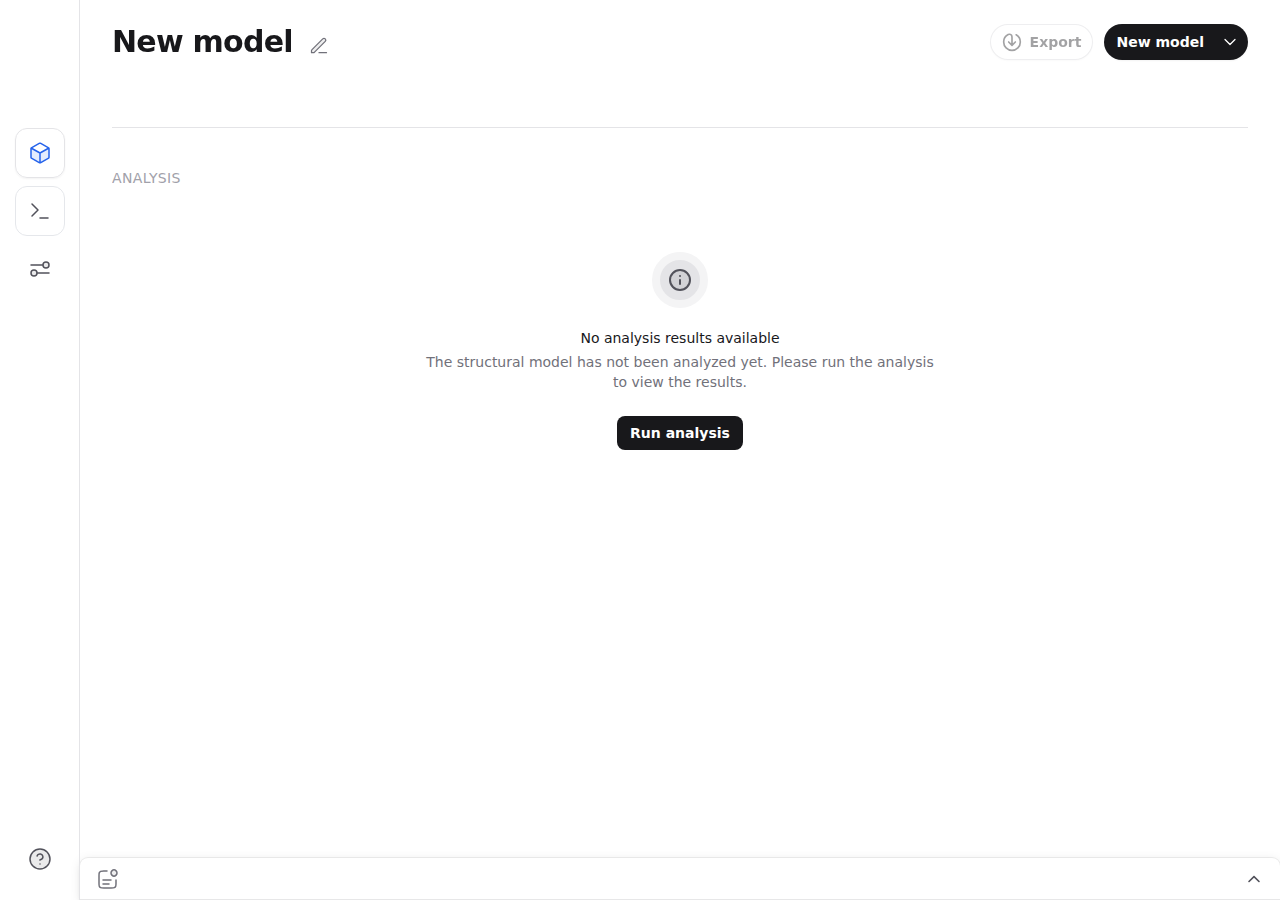
<file: model-analysis/index.html>
<!DOCTYPE html>
<html class="h-full bg-white">
<head><meta charset="utf-8">
<meta name="viewport" content="width=device-width, initial-scale=1">
<link rel="stylesheet" href="https://rsms.me/inter/inter.css"><link rel="preload" as="fetch" crossorigin="anonymous" href="/model-analysis/_payload.json"><link rel="modulepreload" as="script" crossorigin href="/_nuxt/entry.12a0582c.js"><link rel="preload" as="style" href="/_nuxt/entry.0d75bc85.css"><link rel="prefetch" as="script" crossorigin href="/_nuxt/Default.c88563e3.js"><link rel="prefetch" as="script" crossorigin href="/_nuxt/error-404.c177a8f3.js"><link rel="prefetch" as="script" crossorigin href="/_nuxt/error-500.7eee65e7.js"><link rel="stylesheet" href="/_nuxt/entry.0d75bc85.css"><style>/*! tailwindcss v3.3.2 | MIT License | https://tailwindcss.com*/*,:after,:before{border:0 solid #e4e4e7;box-sizing:border-box}:after,:before{--tw-content:""}html{-webkit-text-size-adjust:100%;font-feature-settings:normal;font-family:Inter var,ui-sans-serif,system-ui,-apple-system,BlinkMacSystemFont,Segoe UI,Roboto,Helvetica Neue,Arial,Noto Sans,sans-serif,Apple Color Emoji,Segoe UI Emoji,Segoe UI Symbol,Noto Color Emoji;font-variation-settings:normal;line-height:1.5;-moz-tab-size:4;-o-tab-size:4;tab-size:4}body{line-height:inherit;margin:0}hr{border-top-width:1px;color:inherit;height:0}abbr:where([title]){-webkit-text-decoration:underline dotted;text-decoration:underline dotted}h1,h2,h3,h4,h5,h6{font-size:inherit;font-weight:inherit}a{color:inherit;text-decoration:inherit}b,strong{font-weight:bolder}code,kbd,pre,samp{font-family:ui-monospace,SFMono-Regular,Menlo,Monaco,Consolas,Liberation Mono,Courier New,monospace;font-size:1em}small{font-size:80%}sub,sup{font-size:75%;line-height:0;position:relative;vertical-align:baseline}sub{bottom:-.25em}sup{top:-.5em}table{border-collapse:collapse;border-color:inherit;text-indent:0}button,input,optgroup,select,textarea{color:inherit;font-family:inherit;font-size:100%;font-weight:inherit;line-height:inherit;margin:0;padding:0}button,select{text-transform:none}[type=button],[type=reset],[type=submit],button{-webkit-appearance:button;background-color:transparent;background-image:none}:-moz-focusring{outline:auto}:-moz-ui-invalid{box-shadow:none}progress{vertical-align:baseline}::-webkit-inner-spin-button,::-webkit-outer-spin-button{height:auto}[type=search]{-webkit-appearance:textfield;outline-offset:-2px}::-webkit-search-decoration{-webkit-appearance:none}::-webkit-file-upload-button{-webkit-appearance:button;font:inherit}summary{display:list-item}blockquote,dd,dl,figure,h1,h2,h3,h4,h5,h6,hr,p,pre{margin:0}fieldset{margin:0}fieldset,legend{padding:0}menu,ol,ul{list-style:none;margin:0;padding:0}textarea{resize:vertical}input::-moz-placeholder,textarea::-moz-placeholder{color:#a1a1aa;opacity:1}input::placeholder,textarea::placeholder{color:#a1a1aa;opacity:1}[role=button],button{cursor:pointer}:disabled{cursor:default}audio,canvas,embed,iframe,img,object,svg,video{display:block;vertical-align:middle}img,video{height:auto;max-width:100%}[hidden]{display:none}[multiple],[type=date],[type=datetime-local],[type=email],[type=month],[type=number],[type=password],[type=search],[type=tel],[type=text],[type=time],[type=url],[type=week],select,textarea{--tw-shadow:0 0 #0000;-webkit-appearance:none;-moz-appearance:none;appearance:none;background-color:#fff;border-color:#71717a;border-radius:0;border-width:1px;font-size:1rem;line-height:1.5rem;padding:.5rem .75rem}[multiple]:focus,[type=date]:focus,[type=datetime-local]:focus,[type=email]:focus,[type=month]:focus,[type=number]:focus,[type=password]:focus,[type=search]:focus,[type=tel]:focus,[type=text]:focus,[type=time]:focus,[type=url]:focus,[type=week]:focus,select:focus,textarea:focus{--tw-ring-inset:var(--tw-empty,/*!*/ /*!*/);--tw-ring-offset-width:0px;--tw-ring-offset-color:#fff;--tw-ring-color:#2563eb;--tw-ring-offset-shadow:var(--tw-ring-inset) 0 0 0 var(--tw-ring-offset-width) var(--tw-ring-offset-color);--tw-ring-shadow:var(--tw-ring-inset) 0 0 0 calc(1px + var(--tw-ring-offset-width)) var(--tw-ring-color);border-color:#2563eb;box-shadow:/*!*/ /*!*/ 0 0 0 0 #fff,/*!*/ /*!*/ 0 0 0 1px #2563eb,var(--tw-shadow);box-shadow:var(--tw-ring-offset-shadow),var(--tw-ring-shadow),var(--tw-shadow);outline:2px solid transparent;outline-offset:2px}input::-moz-placeholder,textarea::-moz-placeholder{color:#71717a;opacity:1}input::placeholder,textarea::placeholder{color:#71717a;opacity:1}::-webkit-datetime-edit-fields-wrapper{padding:0}::-webkit-date-and-time-value{min-height:1.5em}::-webkit-datetime-edit,::-webkit-datetime-edit-day-field,::-webkit-datetime-edit-hour-field,::-webkit-datetime-edit-meridiem-field,::-webkit-datetime-edit-millisecond-field,::-webkit-datetime-edit-minute-field,::-webkit-datetime-edit-month-field,::-webkit-datetime-edit-second-field,::-webkit-datetime-edit-year-field{padding-bottom:0;padding-top:0}select{background-image:url("data:image/svg+xml;charset=utf-8,%3Csvg xmlns='http://www.w3.org/2000/svg' fill='none' viewBox='0 0 20 20'%3E%3Cpath stroke='%2371717a' stroke-linecap='round' stroke-linejoin='round' stroke-width='1.5' d='m6 8 4 4 4-4'/%3E%3C/svg%3E");background-position:right .5rem center;background-repeat:no-repeat;background-size:1.5em 1.5em;padding-right:2.5rem;-webkit-print-color-adjust:exact;print-color-adjust:exact}[multiple]{background-image:none;background-position:0 0;background-repeat:unset;background-size:initial;padding-right:.75rem;-webkit-print-color-adjust:unset;print-color-adjust:unset}[type=checkbox],[type=radio]{--tw-shadow:0 0 #0000;-webkit-appearance:none;-moz-appearance:none;appearance:none;background-color:#fff;background-origin:border-box;border-color:#71717a;border-width:1px;color:#2563eb;display:inline-block;flex-shrink:0;height:1rem;padding:0;-webkit-print-color-adjust:exact;print-color-adjust:exact;-webkit-user-select:none;-moz-user-select:none;user-select:none;vertical-align:middle;width:1rem}[type=checkbox]{border-radius:0}[type=radio]{border-radius:100%}[type=checkbox]:focus,[type=radio]:focus{--tw-ring-inset:var(--tw-empty,/*!*/ /*!*/);--tw-ring-offset-width:2px;--tw-ring-offset-color:#fff;--tw-ring-color:#2563eb;--tw-ring-offset-shadow:var(--tw-ring-inset) 0 0 0 var(--tw-ring-offset-width) var(--tw-ring-offset-color);--tw-ring-shadow:var(--tw-ring-inset) 0 0 0 calc(2px + var(--tw-ring-offset-width)) var(--tw-ring-color);box-shadow:/*!*/ /*!*/ 0 0 0 2px #fff,/*!*/ /*!*/ 0 0 0 4px #2563eb,var(--tw-shadow);box-shadow:var(--tw-ring-offset-shadow),var(--tw-ring-shadow),var(--tw-shadow);outline:2px solid transparent;outline-offset:2px}[type=checkbox]:checked,[type=radio]:checked{background-color:currentColor;background-position:50%;background-repeat:no-repeat;background-size:100% 100%;border-color:transparent}[type=checkbox]:checked{background-image:url("data:image/svg+xml;charset=utf-8,%3Csvg xmlns='http://www.w3.org/2000/svg' fill='%23fff' viewBox='0 0 16 16'%3E%3Cpath d='M12.207 4.793a1 1 0 0 1 0 1.414l-5 5a1 1 0 0 1-1.414 0l-2-2a1 1 0 0 1 1.414-1.414L6.5 9.086l4.293-4.293a1 1 0 0 1 1.414 0z'/%3E%3C/svg%3E")}[type=radio]:checked{background-image:url("data:image/svg+xml;charset=utf-8,%3Csvg xmlns='http://www.w3.org/2000/svg' fill='%23fff' viewBox='0 0 16 16'%3E%3Ccircle cx='8' cy='8' r='3'/%3E%3C/svg%3E")}[type=checkbox]:checked:focus,[type=checkbox]:checked:hover,[type=radio]:checked:focus,[type=radio]:checked:hover{background-color:currentColor;border-color:transparent}[type=checkbox]:indeterminate{background-color:currentColor;background-image:url("data:image/svg+xml;charset=utf-8,%3Csvg xmlns='http://www.w3.org/2000/svg' fill='none' viewBox='0 0 16 16'%3E%3Cpath stroke='%23fff' stroke-linecap='round' stroke-linejoin='round' stroke-width='2' d='M4 8h8'/%3E%3C/svg%3E");background-position:50%;background-repeat:no-repeat;background-size:100% 100%;border-color:transparent}[type=checkbox]:indeterminate:focus,[type=checkbox]:indeterminate:hover{background-color:currentColor;border-color:transparent}[type=file]{background:unset;border-color:inherit;border-radius:0;border-width:0;font-size:unset;line-height:inherit;padding:0}[type=file]:focus{outline:1px solid ButtonText;outline:1px auto -webkit-focus-ring-color}*{scrollbar-color:auto;scrollbar-width:auto}html{-webkit-tap-highlight-color:transparent}*,:after,:before{--tw-border-spacing-x:0;--tw-border-spacing-y:0;--tw-translate-x:0;--tw-translate-y:0;--tw-rotate:0;--tw-skew-x:0;--tw-skew-y:0;--tw-scale-x:1;--tw-scale-y:1;--tw-pan-x: ;--tw-pan-y: ;--tw-pinch-zoom: ;--tw-scroll-snap-strictness:proximity;--tw-gradient-from-position: ;--tw-gradient-via-position: ;--tw-gradient-to-position: ;--tw-ordinal: ;--tw-slashed-zero: ;--tw-numeric-figure: ;--tw-numeric-spacing: ;--tw-numeric-fraction: ;--tw-ring-inset: ;--tw-ring-offset-width:0px;--tw-ring-offset-color:#fff;--tw-ring-color:rgba(59,130,246,.5);--tw-ring-offset-shadow:0 0 #0000;--tw-ring-shadow:0 0 #0000;--tw-shadow:0 0 #0000;--tw-shadow-colored:0 0 #0000;--tw-blur: ;--tw-brightness: ;--tw-contrast: ;--tw-grayscale: ;--tw-hue-rotate: ;--tw-invert: ;--tw-saturate: ;--tw-sepia: ;--tw-drop-shadow: ;--tw-backdrop-blur: ;--tw-backdrop-brightness: ;--tw-backdrop-contrast: ;--tw-backdrop-grayscale: ;--tw-backdrop-hue-rotate: ;--tw-backdrop-invert: ;--tw-backdrop-opacity: ;--tw-backdrop-saturate: ;--tw-backdrop-sepia: }::backdrop{--tw-border-spacing-x:0;--tw-border-spacing-y:0;--tw-translate-x:0;--tw-translate-y:0;--tw-rotate:0;--tw-skew-x:0;--tw-skew-y:0;--tw-scale-x:1;--tw-scale-y:1;--tw-pan-x: ;--tw-pan-y: ;--tw-pinch-zoom: ;--tw-scroll-snap-strictness:proximity;--tw-gradient-from-position: ;--tw-gradient-via-position: ;--tw-gradient-to-position: ;--tw-ordinal: ;--tw-slashed-zero: ;--tw-numeric-figure: ;--tw-numeric-spacing: ;--tw-numeric-fraction: ;--tw-ring-inset: ;--tw-ring-offset-width:0px;--tw-ring-offset-color:#fff;--tw-ring-color:rgba(59,130,246,.5);--tw-ring-offset-shadow:0 0 #0000;--tw-ring-shadow:0 0 #0000;--tw-shadow:0 0 #0000;--tw-shadow-colored:0 0 #0000;--tw-blur: ;--tw-brightness: ;--tw-contrast: ;--tw-grayscale: ;--tw-hue-rotate: ;--tw-invert: ;--tw-saturate: ;--tw-sepia: ;--tw-drop-shadow: ;--tw-backdrop-blur: ;--tw-backdrop-brightness: ;--tw-backdrop-contrast: ;--tw-backdrop-grayscale: ;--tw-backdrop-hue-rotate: ;--tw-backdrop-invert: ;--tw-backdrop-opacity: ;--tw-backdrop-saturate: ;--tw-backdrop-sepia: }.container{width:100%}@media (min-width:640px){.container{max-width:640px}}@media (min-width:768px){.container{max-width:768px}}@media (min-width:1024px){.container{max-width:1024px}}@media (min-width:1280px){.container{max-width:1280px}}@media (min-width:1536px){.container{max-width:1536px}}.form-input,.form-multiselect,.form-select,.form-textarea{--tw-shadow:0 0 #0000;-webkit-appearance:none;-moz-appearance:none;appearance:none;background-color:#fff;border-color:#71717a;border-radius:0;border-width:1px;font-size:1rem;line-height:1.5rem;padding:.5rem .75rem}.form-input:focus,.form-multiselect:focus,.form-select:focus,.form-textarea:focus{--tw-ring-inset:var(--tw-empty,/*!*/ /*!*/);--tw-ring-offset-width:0px;--tw-ring-offset-color:#fff;--tw-ring-color:#2563eb;--tw-ring-offset-shadow:var(--tw-ring-inset) 0 0 0 var(--tw-ring-offset-width) var(--tw-ring-offset-color);--tw-ring-shadow:var(--tw-ring-inset) 0 0 0 calc(1px + var(--tw-ring-offset-width)) var(--tw-ring-color);border-color:#2563eb;box-shadow:/*!*/ /*!*/ 0 0 0 0 #fff,/*!*/ /*!*/ 0 0 0 1px #2563eb,var(--tw-shadow);box-shadow:var(--tw-ring-offset-shadow),var(--tw-ring-shadow),var(--tw-shadow);outline:2px solid transparent;outline-offset:2px}.form-input::-moz-placeholder,.form-textarea::-moz-placeholder{color:#71717a;opacity:1}.form-input::placeholder,.form-textarea::placeholder{color:#71717a;opacity:1}.form-input::-webkit-datetime-edit-fields-wrapper{padding:0}.form-input::-webkit-date-and-time-value{min-height:1.5em}.form-input::-webkit-datetime-edit,.form-input::-webkit-datetime-edit-day-field,.form-input::-webkit-datetime-edit-hour-field,.form-input::-webkit-datetime-edit-meridiem-field,.form-input::-webkit-datetime-edit-millisecond-field,.form-input::-webkit-datetime-edit-minute-field,.form-input::-webkit-datetime-edit-month-field,.form-input::-webkit-datetime-edit-second-field,.form-input::-webkit-datetime-edit-year-field{padding-bottom:0;padding-top:0}.form-checkbox,.form-radio{--tw-shadow:0 0 #0000;-webkit-appearance:none;-moz-appearance:none;appearance:none;background-color:#fff;background-origin:border-box;border-color:#71717a;border-width:1px;color:#2563eb;display:inline-block;flex-shrink:0;height:1rem;padding:0;-webkit-print-color-adjust:exact;print-color-adjust:exact;-webkit-user-select:none;-moz-user-select:none;user-select:none;vertical-align:middle;width:1rem}.form-radio{border-radius:100%}.form-checkbox:focus,.form-radio:focus{--tw-ring-inset:var(--tw-empty,/*!*/ /*!*/);--tw-ring-offset-width:2px;--tw-ring-offset-color:#fff;--tw-ring-color:#2563eb;--tw-ring-offset-shadow:var(--tw-ring-inset) 0 0 0 var(--tw-ring-offset-width) var(--tw-ring-offset-color);--tw-ring-shadow:var(--tw-ring-inset) 0 0 0 calc(2px + var(--tw-ring-offset-width)) var(--tw-ring-color);box-shadow:/*!*/ /*!*/ 0 0 0 2px #fff,/*!*/ /*!*/ 0 0 0 4px #2563eb,var(--tw-shadow);box-shadow:var(--tw-ring-offset-shadow),var(--tw-ring-shadow),var(--tw-shadow);outline:2px solid transparent;outline-offset:2px}.form-checkbox:checked,.form-radio:checked{background-color:currentColor;background-position:50%;background-repeat:no-repeat;background-size:100% 100%;border-color:transparent}.form-radio:checked{background-image:url("data:image/svg+xml;charset=utf-8,%3Csvg xmlns='http://www.w3.org/2000/svg' fill='%23fff' viewBox='0 0 16 16'%3E%3Ccircle cx='8' cy='8' r='3'/%3E%3C/svg%3E")}.form-checkbox:checked:focus,.form-checkbox:checked:hover,.form-radio:checked:focus,.form-radio:checked:hover{background-color:currentColor;border-color:transparent}.prose{color:var(--tw-prose-body);max-width:65ch}.prose :where(p):not(:where([class~=not-prose],[class~=not-prose] *)){margin-bottom:1.25em;margin-top:1.25em}.prose :where([class~=lead]):not(:where([class~=not-prose],[class~=not-prose] *)){color:var(--tw-prose-lead);font-size:1.25em;line-height:1.6;margin-bottom:1.2em;margin-top:1.2em}.prose :where(a):not(:where([class~=not-prose],[class~=not-prose] *)){color:var(--tw-prose-links);font-weight:500;text-decoration:underline}.prose :where(strong):not(:where([class~=not-prose],[class~=not-prose] *)){color:var(--tw-prose-bold);font-weight:600}.prose :where(a strong):not(:where([class~=not-prose],[class~=not-prose] *)){color:inherit}.prose :where(blockquote strong):not(:where([class~=not-prose],[class~=not-prose] *)){color:inherit}.prose :where(thead th strong):not(:where([class~=not-prose],[class~=not-prose] *)){color:inherit}.prose :where(ol):not(:where([class~=not-prose],[class~=not-prose] *)){list-style-type:decimal;margin-bottom:1.25em;margin-top:1.25em;padding-left:1.625em}.prose :where(ol[type=A]):not(:where([class~=not-prose],[class~=not-prose] *)){list-style-type:upper-alpha}.prose :where(ol[type=a]):not(:where([class~=not-prose],[class~=not-prose] *)){list-style-type:lower-alpha}.prose :where(ol[type=A s]):not(:where([class~=not-prose],[class~=not-prose] *)){list-style-type:upper-alpha}.prose :where(ol[type=a s]):not(:where([class~=not-prose],[class~=not-prose] *)){list-style-type:lower-alpha}.prose :where(ol[type=I]):not(:where([class~=not-prose],[class~=not-prose] *)){list-style-type:upper-roman}.prose :where(ol[type=i]):not(:where([class~=not-prose],[class~=not-prose] *)){list-style-type:lower-roman}.prose :where(ol[type=I s]):not(:where([class~=not-prose],[class~=not-prose] *)){list-style-type:upper-roman}.prose :where(ol[type=i s]):not(:where([class~=not-prose],[class~=not-prose] *)){list-style-type:lower-roman}.prose :where(ol[type="1"]):not(:where([class~=not-prose],[class~=not-prose] *)){list-style-type:decimal}.prose :where(ul):not(:where([class~=not-prose],[class~=not-prose] *)){list-style-type:disc;margin-bottom:1.25em;margin-top:1.25em;padding-left:1.625em}.prose :where(ol>li):not(:where([class~=not-prose],[class~=not-prose] *))::marker{color:var(--tw-prose-counters);font-weight:400}.prose :where(ul>li):not(:where([class~=not-prose],[class~=not-prose] *))::marker{color:var(--tw-prose-bullets)}.prose :where(dt):not(:where([class~=not-prose],[class~=not-prose] *)){color:var(--tw-prose-headings);font-weight:600;margin-top:1.25em}.prose :where(hr):not(:where([class~=not-prose],[class~=not-prose] *)){border-color:var(--tw-prose-hr);border-top-width:1px;margin-bottom:3em;margin-top:3em}.prose :where(blockquote):not(:where([class~=not-prose],[class~=not-prose] *)){border-left-color:var(--tw-prose-quote-borders);border-left-width:.25rem;color:var(--tw-prose-quotes);font-style:italic;font-weight:500;margin-bottom:1.6em;margin-top:1.6em;padding-left:1em;quotes:"\201C""\201D""\2018""\2019"}.prose :where(blockquote p:first-of-type):not(:where([class~=not-prose],[class~=not-prose] *)):before{content:open-quote}.prose :where(blockquote p:last-of-type):not(:where([class~=not-prose],[class~=not-prose] *)):after{content:close-quote}.prose :where(h1):not(:where([class~=not-prose],[class~=not-prose] *)){color:var(--tw-prose-headings);font-size:2.25em;font-weight:800;line-height:1.1111111;margin-bottom:.8888889em;margin-top:0}.prose :where(h1 strong):not(:where([class~=not-prose],[class~=not-prose] *)){color:inherit;font-weight:900}.prose :where(h2):not(:where([class~=not-prose],[class~=not-prose] *)){color:var(--tw-prose-headings);font-size:1.5em;font-weight:700;line-height:1.3333333;margin-bottom:1em;margin-top:2em}.prose :where(h2 strong):not(:where([class~=not-prose],[class~=not-prose] *)){color:inherit;font-weight:800}.prose :where(h3):not(:where([class~=not-prose],[class~=not-prose] *)){color:var(--tw-prose-headings);font-size:1.25em;font-weight:600;line-height:1.6;margin-bottom:.6em;margin-top:1.6em}.prose :where(h3 strong):not(:where([class~=not-prose],[class~=not-prose] *)){color:inherit;font-weight:700}.prose :where(h4):not(:where([class~=not-prose],[class~=not-prose] *)){color:var(--tw-prose-headings);font-weight:600;line-height:1.5;margin-bottom:.5em;margin-top:1.5em}.prose :where(h4 strong):not(:where([class~=not-prose],[class~=not-prose] *)){color:inherit;font-weight:700}.prose :where(img):not(:where([class~=not-prose],[class~=not-prose] *)){margin-bottom:2em;margin-top:2em}.prose :where(picture):not(:where([class~=not-prose],[class~=not-prose] *)){display:block;margin-bottom:2em;margin-top:2em}.prose :where(kbd):not(:where([class~=not-prose],[class~=not-prose] *)){border-radius:.3125rem;box-shadow:0 0 0 1px rgb(var(--tw-prose-kbd-shadows)/10%),0 3px 0 rgb(var(--tw-prose-kbd-shadows)/10%);color:var(--tw-prose-kbd);font-family:inherit;font-size:.875em;font-weight:500;padding:.1875em .375em}.prose :where(code):not(:where([class~=not-prose],[class~=not-prose] *)){color:var(--tw-prose-code);font-size:.875em;font-weight:600}.prose :where(code):not(:where([class~=not-prose],[class~=not-prose] *)):before{content:"`"}.prose :where(code):not(:where([class~=not-prose],[class~=not-prose] *)):after{content:"`"}.prose :where(a code):not(:where([class~=not-prose],[class~=not-prose] *)){color:inherit}.prose :where(h1 code):not(:where([class~=not-prose],[class~=not-prose] *)){color:inherit}.prose :where(h2 code):not(:where([class~=not-prose],[class~=not-prose] *)){color:inherit;font-size:.875em}.prose :where(h3 code):not(:where([class~=not-prose],[class~=not-prose] *)){color:inherit;font-size:.9em}.prose :where(h4 code):not(:where([class~=not-prose],[class~=not-prose] *)){color:inherit}.prose :where(blockquote code):not(:where([class~=not-prose],[class~=not-prose] *)){color:inherit}.prose :where(thead th code):not(:where([class~=not-prose],[class~=not-prose] *)){color:inherit}.prose :where(pre):not(:where([class~=not-prose],[class~=not-prose] *)){background-color:var(--tw-prose-pre-bg);border-radius:.375rem;color:var(--tw-prose-pre-code);font-size:.875em;font-weight:400;line-height:1.7142857;margin-bottom:1.7142857em;margin-top:1.7142857em;overflow-x:auto;padding:.8571429em 1.1428571em}.prose :where(pre code):not(:where([class~=not-prose],[class~=not-prose] *)){background-color:transparent;border-radius:0;border-width:0;color:inherit;font-family:inherit;font-size:inherit;font-weight:inherit;line-height:inherit;padding:0}.prose :where(pre code):not(:where([class~=not-prose],[class~=not-prose] *)):before{content:none}.prose :where(pre code):not(:where([class~=not-prose],[class~=not-prose] *)):after{content:none}.prose :where(table):not(:where([class~=not-prose],[class~=not-prose] *)){font-size:.875em;line-height:1.7142857;margin-bottom:2em;margin-top:2em;table-layout:auto;text-align:left;width:100%}.prose :where(thead):not(:where([class~=not-prose],[class~=not-prose] *)){border-bottom-color:var(--tw-prose-th-borders);border-bottom-width:1px}.prose :where(thead th):not(:where([class~=not-prose],[class~=not-prose] *)){color:var(--tw-prose-headings);font-weight:600;padding-bottom:.5714286em;padding-left:.5714286em;padding-right:.5714286em;vertical-align:bottom}.prose :where(tbody tr):not(:where([class~=not-prose],[class~=not-prose] *)){border-bottom-color:var(--tw-prose-td-borders);border-bottom-width:1px}.prose :where(tbody tr:last-child):not(:where([class~=not-prose],[class~=not-prose] *)){border-bottom-width:0}.prose :where(tbody td):not(:where([class~=not-prose],[class~=not-prose] *)){vertical-align:baseline}.prose :where(tfoot):not(:where([class~=not-prose],[class~=not-prose] *)){border-top-color:var(--tw-prose-th-borders);border-top-width:1px}.prose :where(tfoot td):not(:where([class~=not-prose],[class~=not-prose] *)){vertical-align:top}.prose :where(figure>*):not(:where([class~=not-prose],[class~=not-prose] *)){margin-bottom:0;margin-top:0}.prose :where(figcaption):not(:where([class~=not-prose],[class~=not-prose] *)){color:var(--tw-prose-captions);font-size:.875em;line-height:1.4285714;margin-top:.8571429em}.prose{--tw-prose-body:#374151;--tw-prose-headings:#111827;--tw-prose-lead:#4b5563;--tw-prose-links:#111827;--tw-prose-bold:#111827;--tw-prose-counters:#6b7280;--tw-prose-bullets:#d1d5db;--tw-prose-hr:#e5e7eb;--tw-prose-quotes:#111827;--tw-prose-quote-borders:#e5e7eb;--tw-prose-captions:#6b7280;--tw-prose-kbd:#111827;--tw-prose-kbd-shadows:17 24 39;--tw-prose-code:#111827;--tw-prose-pre-code:#e5e7eb;--tw-prose-pre-bg:#1f2937;--tw-prose-th-borders:#d1d5db;--tw-prose-td-borders:#e5e7eb;--tw-prose-invert-body:#d1d5db;--tw-prose-invert-headings:#fff;--tw-prose-invert-lead:#9ca3af;--tw-prose-invert-links:#fff;--tw-prose-invert-bold:#fff;--tw-prose-invert-counters:#9ca3af;--tw-prose-invert-bullets:#4b5563;--tw-prose-invert-hr:#374151;--tw-prose-invert-quotes:#f3f4f6;--tw-prose-invert-quote-borders:#374151;--tw-prose-invert-captions:#9ca3af;--tw-prose-invert-kbd:#fff;--tw-prose-invert-kbd-shadows:255 255 255;--tw-prose-invert-code:#fff;--tw-prose-invert-pre-code:#d1d5db;--tw-prose-invert-pre-bg:rgba(0,0,0,.5);--tw-prose-invert-th-borders:#4b5563;--tw-prose-invert-td-borders:#374151;font-size:1rem;line-height:1.75}.prose :where(picture>img):not(:where([class~=not-prose],[class~=not-prose] *)){margin-bottom:0;margin-top:0}.prose :where(video):not(:where([class~=not-prose],[class~=not-prose] *)){margin-bottom:2em;margin-top:2em}.prose :where(li):not(:where([class~=not-prose],[class~=not-prose] *)){margin-bottom:.5em;margin-top:.5em}.prose :where(ol>li):not(:where([class~=not-prose],[class~=not-prose] *)){padding-left:.375em}.prose :where(ul>li):not(:where([class~=not-prose],[class~=not-prose] *)){padding-left:.375em}.prose :where(.prose>ul>li p):not(:where([class~=not-prose],[class~=not-prose] *)){margin-bottom:.75em;margin-top:.75em}.prose :where(.prose>ul>li>:first-child):not(:where([class~=not-prose],[class~=not-prose] *)){margin-top:1.25em}.prose :where(.prose>ul>li>:last-child):not(:where([class~=not-prose],[class~=not-prose] *)){margin-bottom:1.25em}.prose :where(.prose>ol>li>:first-child):not(:where([class~=not-prose],[class~=not-prose] *)){margin-top:1.25em}.prose :where(.prose>ol>li>:last-child):not(:where([class~=not-prose],[class~=not-prose] *)){margin-bottom:1.25em}.prose :where(ul ul,ul ol,ol ul,ol ol):not(:where([class~=not-prose],[class~=not-prose] *)){margin-bottom:.75em;margin-top:.75em}.prose :where(dl):not(:where([class~=not-prose],[class~=not-prose] *)){margin-bottom:1.25em;margin-top:1.25em}.prose :where(dd):not(:where([class~=not-prose],[class~=not-prose] *)){margin-top:.5em;padding-left:1.625em}.prose :where(hr+*):not(:where([class~=not-prose],[class~=not-prose] *)){margin-top:0}.prose :where(h2+*):not(:where([class~=not-prose],[class~=not-prose] *)){margin-top:0}.prose :where(h3+*):not(:where([class~=not-prose],[class~=not-prose] *)){margin-top:0}.prose :where(h4+*):not(:where([class~=not-prose],[class~=not-prose] *)){margin-top:0}.prose :where(thead th:first-child):not(:where([class~=not-prose],[class~=not-prose] *)){padding-left:0}.prose :where(thead th:last-child):not(:where([class~=not-prose],[class~=not-prose] *)){padding-right:0}.prose :where(tbody td,tfoot td):not(:where([class~=not-prose],[class~=not-prose] *)){padding:.5714286em}.prose :where(tbody td:first-child,tfoot td:first-child):not(:where([class~=not-prose],[class~=not-prose] *)){padding-left:0}.prose :where(tbody td:last-child,tfoot td:last-child):not(:where([class~=not-prose],[class~=not-prose] *)){padding-right:0}.prose :where(figure):not(:where([class~=not-prose],[class~=not-prose] *)){margin-bottom:2em;margin-top:2em}.prose :where(.prose>:first-child):not(:where([class~=not-prose],[class~=not-prose] *)){margin-top:0}.prose :where(.prose>:last-child):not(:where([class~=not-prose],[class~=not-prose] *)){margin-bottom:0}.prose-sm{font-size:.875rem;line-height:1.7142857}.prose-sm :where(p):not(:where([class~=not-prose],[class~=not-prose] *)){margin-bottom:1.1428571em;margin-top:1.1428571em}.prose-sm :where([class~=lead]):not(:where([class~=not-prose],[class~=not-prose] *)){font-size:1.2857143em;line-height:1.5555556;margin-bottom:.8888889em;margin-top:.8888889em}.prose-sm :where(blockquote):not(:where([class~=not-prose],[class~=not-prose] *)){margin-bottom:1.3333333em;margin-top:1.3333333em;padding-left:1.1111111em}.prose-sm :where(h1):not(:where([class~=not-prose],[class~=not-prose] *)){font-size:2.1428571em;line-height:1.2;margin-bottom:.8em;margin-top:0}.prose-sm :where(h2):not(:where([class~=not-prose],[class~=not-prose] *)){font-size:1.4285714em;line-height:1.4;margin-bottom:.8em;margin-top:1.6em}.prose-sm :where(h3):not(:where([class~=not-prose],[class~=not-prose] *)){font-size:1.2857143em;line-height:1.5555556;margin-bottom:.4444444em;margin-top:1.5555556em}.prose-sm :where(h4):not(:where([class~=not-prose],[class~=not-prose] *)){line-height:1.4285714;margin-bottom:.5714286em;margin-top:1.4285714em}.prose-sm :where(img):not(:where([class~=not-prose],[class~=not-prose] *)){margin-bottom:1.7142857em;margin-top:1.7142857em}.prose-sm :where(picture):not(:where([class~=not-prose],[class~=not-prose] *)){margin-bottom:1.7142857em;margin-top:1.7142857em}.prose-sm :where(picture>img):not(:where([class~=not-prose],[class~=not-prose] *)){margin-bottom:0;margin-top:0}.prose-sm :where(video):not(:where([class~=not-prose],[class~=not-prose] *)){margin-bottom:1.7142857em;margin-top:1.7142857em}.prose-sm :where(kbd):not(:where([class~=not-prose],[class~=not-prose] *)){border-radius:.3125rem;font-size:.8571429em;padding:.1428571em .3571429em}.prose-sm :where(code):not(:where([class~=not-prose],[class~=not-prose] *)){font-size:.8571429em}.prose-sm :where(h2 code):not(:where([class~=not-prose],[class~=not-prose] *)){font-size:.9em}.prose-sm :where(h3 code):not(:where([class~=not-prose],[class~=not-prose] *)){font-size:.8888889em}.prose-sm :where(pre):not(:where([class~=not-prose],[class~=not-prose] *)){border-radius:.25rem;font-size:.8571429em;line-height:1.6666667;margin-bottom:1.6666667em;margin-top:1.6666667em;padding:.6666667em 1em}.prose-sm :where(ol):not(:where([class~=not-prose],[class~=not-prose] *)){margin-bottom:1.1428571em;margin-top:1.1428571em;padding-left:1.5714286em}.prose-sm :where(ul):not(:where([class~=not-prose],[class~=not-prose] *)){margin-bottom:1.1428571em;margin-top:1.1428571em;padding-left:1.5714286em}.prose-sm :where(li):not(:where([class~=not-prose],[class~=not-prose] *)){margin-bottom:.2857143em;margin-top:.2857143em}.prose-sm :where(ol>li):not(:where([class~=not-prose],[class~=not-prose] *)){padding-left:.4285714em}.prose-sm :where(ul>li):not(:where([class~=not-prose],[class~=not-prose] *)){padding-left:.4285714em}.prose-sm :where(.prose-sm>ul>li p):not(:where([class~=not-prose],[class~=not-prose] *)){margin-bottom:.5714286em;margin-top:.5714286em}.prose-sm :where(.prose-sm>ul>li>:first-child):not(:where([class~=not-prose],[class~=not-prose] *)){margin-top:1.1428571em}.prose-sm :where(.prose-sm>ul>li>:last-child):not(:where([class~=not-prose],[class~=not-prose] *)){margin-bottom:1.1428571em}.prose-sm :where(.prose-sm>ol>li>:first-child):not(:where([class~=not-prose],[class~=not-prose] *)){margin-top:1.1428571em}.prose-sm :where(.prose-sm>ol>li>:last-child):not(:where([class~=not-prose],[class~=not-prose] *)){margin-bottom:1.1428571em}.prose-sm :where(ul ul,ul ol,ol ul,ol ol):not(:where([class~=not-prose],[class~=not-prose] *)){margin-bottom:.5714286em;margin-top:.5714286em}.prose-sm :where(dl):not(:where([class~=not-prose],[class~=not-prose] *)){margin-bottom:1.1428571em;margin-top:1.1428571em}.prose-sm :where(dt):not(:where([class~=not-prose],[class~=not-prose] *)){margin-top:1.1428571em}.prose-sm :where(dd):not(:where([class~=not-prose],[class~=not-prose] *)){margin-top:.2857143em;padding-left:1.5714286em}.prose-sm :where(hr):not(:where([class~=not-prose],[class~=not-prose] *)){margin-bottom:2.8571429em;margin-top:2.8571429em}.prose-sm :where(hr+*):not(:where([class~=not-prose],[class~=not-prose] *)){margin-top:0}.prose-sm :where(h2+*):not(:where([class~=not-prose],[class~=not-prose] *)){margin-top:0}.prose-sm :where(h3+*):not(:where([class~=not-prose],[class~=not-prose] *)){margin-top:0}.prose-sm :where(h4+*):not(:where([class~=not-prose],[class~=not-prose] *)){margin-top:0}.prose-sm :where(table):not(:where([class~=not-prose],[class~=not-prose] *)){font-size:.8571429em;line-height:1.5}.prose-sm :where(thead th):not(:where([class~=not-prose],[class~=not-prose] *)){padding-bottom:.6666667em;padding-left:1em;padding-right:1em}.prose-sm :where(thead th:first-child):not(:where([class~=not-prose],[class~=not-prose] *)){padding-left:0}.prose-sm :where(thead th:last-child):not(:where([class~=not-prose],[class~=not-prose] *)){padding-right:0}.prose-sm :where(tbody td,tfoot td):not(:where([class~=not-prose],[class~=not-prose] *)){padding:.6666667em 1em}.prose-sm :where(tbody td:first-child,tfoot td:first-child):not(:where([class~=not-prose],[class~=not-prose] *)){padding-left:0}.prose-sm :where(tbody td:last-child,tfoot td:last-child):not(:where([class~=not-prose],[class~=not-prose] *)){padding-right:0}.prose-sm :where(figure):not(:where([class~=not-prose],[class~=not-prose] *)){margin-bottom:1.7142857em;margin-top:1.7142857em}.prose-sm :where(figure>*):not(:where([class~=not-prose],[class~=not-prose] *)){margin-bottom:0;margin-top:0}.prose-sm :where(figcaption):not(:where([class~=not-prose],[class~=not-prose] *)){font-size:.8571429em;line-height:1.3333333;margin-top:.6666667em}.prose-sm :where(.prose-sm>:first-child):not(:where([class~=not-prose],[class~=not-prose] *)){margin-top:0}.prose-sm :where(.prose-sm>:last-child):not(:where([class~=not-prose],[class~=not-prose] *)){margin-bottom:0}.prose-slate{--tw-prose-body:#334155;--tw-prose-headings:#0f172a;--tw-prose-lead:#475569;--tw-prose-links:#0f172a;--tw-prose-bold:#0f172a;--tw-prose-counters:#64748b;--tw-prose-bullets:#cbd5e1;--tw-prose-hr:#e2e8f0;--tw-prose-quotes:#0f172a;--tw-prose-quote-borders:#e2e8f0;--tw-prose-captions:#64748b;--tw-prose-kbd:#0f172a;--tw-prose-kbd-shadows:15 23 42;--tw-prose-code:#0f172a;--tw-prose-pre-code:#e2e8f0;--tw-prose-pre-bg:#1e293b;--tw-prose-th-borders:#cbd5e1;--tw-prose-td-borders:#e2e8f0;--tw-prose-invert-body:#cbd5e1;--tw-prose-invert-headings:#fff;--tw-prose-invert-lead:#94a3b8;--tw-prose-invert-links:#fff;--tw-prose-invert-bold:#fff;--tw-prose-invert-counters:#94a3b8;--tw-prose-invert-bullets:#475569;--tw-prose-invert-hr:#334155;--tw-prose-invert-quotes:#f1f5f9;--tw-prose-invert-quote-borders:#334155;--tw-prose-invert-captions:#94a3b8;--tw-prose-invert-kbd:#fff;--tw-prose-invert-kbd-shadows:255 255 255;--tw-prose-invert-code:#fff;--tw-prose-invert-pre-code:#cbd5e1;--tw-prose-invert-pre-bg:rgba(0,0,0,.5);--tw-prose-invert-th-borders:#475569;--tw-prose-invert-td-borders:#334155}.sr-only{clip:rect(0,0,0,0);border-width:0;height:1px;margin:-1px;overflow:hidden;padding:0;position:absolute;white-space:nowrap;width:1px}.pointer-events-none{pointer-events:none}.visible{visibility:visible}.invisible{visibility:hidden}.static{position:static}.fixed{position:fixed}.absolute{position:absolute}.relative{position:relative}.sticky{position:sticky}.inset-0{inset:0}.inset-x-0{left:0;right:0}.inset-y-0{bottom:0;top:0}.-right-4{right:-1rem}.-top-20{top:-5rem}.-top-\[53px\]{top:-53px}.bottom-0{bottom:0}.bottom-16{bottom:4rem}.left-0{left:0}.left-5{left:1.25rem}.left-full{left:100%}.right-0{right:0}.right-16{right:4rem}.right-6{right:1.5rem}.right-full{right:100%}.top-0{top:0}.top-4{top:1rem}.top-\[0\.25rem\]{top:.25rem}.isolate{isolation:isolate}.z-0{z-index:0}.z-10{z-index:10}.z-40{z-index:40}.z-50{z-index:50}.order-1{order:1}.col-span-full{grid-column:1/-1}.row-start-2{grid-row-start:2}.-mx-1{margin-left:-.25rem;margin-right:-.25rem}.-mx-1\.5{margin-left:-.375rem;margin-right:-.375rem}.-mx-2{margin-left:-.5rem;margin-right:-.5rem}.-mx-4{margin-left:-1rem;margin-right:-1rem}.-my-1{margin-bottom:-.25rem;margin-top:-.25rem}.-my-1\.5{margin-bottom:-.375rem;margin-top:-.375rem}.-my-2{margin-bottom:-.5rem;margin-top:-.5rem}.mx-auto{margin-left:auto;margin-right:auto}.my-0{margin-bottom:0;margin-top:0}.my-6{margin-bottom:1.5rem;margin-top:1.5rem}.my-8{margin-bottom:2rem;margin-top:2rem}.-mb-7{margin-bottom:-1.75rem}.-mb-px{margin-bottom:-1px}.-ml-2{margin-left:-.5rem}.-ml-2\.5{margin-left:-.625rem}.-ml-4{margin-left:-1rem}.-ml-\[5px\]{margin-left:-5px}.-ml-px{margin-left:-1px}.-mr-1{margin-right:-.25rem}.-mt-1{margin-top:-.25rem}.-mt-1\.5{margin-top:-.375rem}.-mt-4{margin-top:-1rem}.-mt-8{margin-top:-2rem}.-mt-\[20px\]{margin-top:-20px}.mb-2{margin-bottom:.5rem}.mb-4{margin-bottom:1rem}.mb-6{margin-bottom:1.5rem}.ml-0{margin-left:0}.ml-1{margin-left:.25rem}.ml-2{margin-left:.5rem}.ml-2\.5{margin-left:.625rem}.ml-3{margin-left:.75rem}.ml-4{margin-left:1rem}.ml-auto{margin-left:auto}.mr-1{margin-right:.25rem}.mr-1\.5{margin-right:.375rem}.mr-2{margin-right:.5rem}.mr-3{margin-right:.75rem}.mr-4{margin-right:1rem}.mr-6{margin-right:1.5rem}.mr-8{margin-right:2rem}.mt-0{margin-top:0}.mt-0\.5{margin-top:.125rem}.mt-1{margin-top:.25rem}.mt-1\.5{margin-top:.375rem}.mt-2{margin-top:.5rem}.mt-3{margin-top:.75rem}.mt-4{margin-top:1rem}.mt-5{margin-top:1.25rem}.mt-6{margin-top:1.5rem}.mt-8{margin-top:2rem}.line-clamp-2{-webkit-box-orient:vertical;-webkit-line-clamp:2;display:-webkit-box;overflow:hidden}.block{display:block}.inline-block{display:inline-block}.inline{display:inline}.flex{display:flex}.inline-flex{display:inline-flex}.table{display:table}.grid{display:grid}.hidden{display:none}.h-1{height:.25rem}.h-1\.5{height:.375rem}.h-10{height:2.5rem}.h-12{height:3rem}.h-14{height:3.5rem}.h-16{height:4rem}.h-2{height:.5rem}.h-3{height:.75rem}.h-3\.5{height:.875rem}.h-32{height:8rem}.h-4{height:1rem}.h-5{height:1.25rem}.h-6{height:1.5rem}.h-8{height:2rem}.h-\[500px\]{height:500px}.h-\[calc\(100vh-187px\)\]{height:calc(100vh - 187px)}.h-\[calc\(100vh-231px\)\]{height:calc(100vh - 231px)}.h-\[calc\(100vh-327px\)\]{height:calc(100vh - 327px)}.h-full{height:100%}.h-screen{height:100vh}.max-h-24{max-height:6rem}.max-h-\[410px\]{max-height:410px}.max-h-full{max-height:100%}.min-h-full{min-height:100%}.min-h-screen{min-height:100vh}.w-0{width:0}.w-1{width:.25rem}.w-1\.5{width:.375rem}.w-10{width:2.5rem}.w-14{width:3.5rem}.w-20{width:5rem}.w-3{width:.75rem}.w-3\.5{width:.875rem}.w-3\/4{width:75%}.w-4{width:1rem}.w-5{width:1.25rem}.w-52{width:13rem}.w-56{width:14rem}.w-6{width:1.5rem}.w-8{width:2rem}.w-96{width:24rem}.w-\[calc\(100\+4px\)\]{width:calc(100 + 4px)}.w-auto{width:auto}.w-full{width:100%}.w-screen{width:100vw}.min-w-0{min-width:0}.min-w-full{min-width:100%}.max-w-2xl{max-width:42rem}.max-w-4xl{max-width:56rem}.max-w-7xl{max-width:80rem}.max-w-lg{max-width:32rem}.max-w-md{max-width:28rem}.max-w-min{max-width:-moz-min-content;max-width:min-content}.max-w-xl{max-width:36rem}.flex-1{flex:1 1 0%}.flex-auto{flex:1 1 auto}.flex-none{flex:none}.flex-shrink-0{flex-shrink:0}.shrink{flex-shrink:1}.shrink-0{flex-shrink:0}.origin-top-right{transform-origin:top right}.translate-x-0{--tw-translate-x:0px;transform:translateY(var(--tw-translate-y)) rotate(var(--tw-rotate)) skewX(var(--tw-skew-x)) skewY(var(--tw-skew-y)) scaleX(var(--tw-scale-x)) scaleY(var(--tw-scale-y));transform:translate(var(--tw-translate-x),var(--tw-translate-y)) rotate(var(--tw-rotate)) skewX(var(--tw-skew-x)) skewY(var(--tw-skew-y)) scaleX(var(--tw-scale-x)) scaleY(var(--tw-scale-y))}.translate-x-3{--tw-translate-x:0.75rem;transform:translate(.75rem,var(--tw-translate-y)) rotate(var(--tw-rotate)) skewX(var(--tw-skew-x)) skewY(var(--tw-skew-y)) scaleX(var(--tw-scale-x)) scaleY(var(--tw-scale-y));transform:translate(var(--tw-translate-x),var(--tw-translate-y)) rotate(var(--tw-rotate)) skewX(var(--tw-skew-x)) skewY(var(--tw-skew-y)) scaleX(var(--tw-scale-x)) scaleY(var(--tw-scale-y))}.translate-x-3\.5{--tw-translate-x:0.875rem;transform:translate(.875rem,var(--tw-translate-y)) rotate(var(--tw-rotate)) skewX(var(--tw-skew-x)) skewY(var(--tw-skew-y)) scaleX(var(--tw-scale-x)) scaleY(var(--tw-scale-y));transform:translate(var(--tw-translate-x),var(--tw-translate-y)) rotate(var(--tw-rotate)) skewX(var(--tw-skew-x)) skewY(var(--tw-skew-y)) scaleX(var(--tw-scale-x)) scaleY(var(--tw-scale-y))}.translate-y-0{--tw-translate-y:0px;transform:translate(var(--tw-translate-x)) rotate(var(--tw-rotate)) skewX(var(--tw-skew-x)) skewY(var(--tw-skew-y)) scaleX(var(--tw-scale-x)) scaleY(var(--tw-scale-y));transform:translate(var(--tw-translate-x),var(--tw-translate-y)) rotate(var(--tw-rotate)) skewX(var(--tw-skew-x)) skewY(var(--tw-skew-y)) scaleX(var(--tw-scale-x)) scaleY(var(--tw-scale-y))}.translate-y-1{--tw-translate-y:0.25rem;transform:translate(var(--tw-translate-x),.25rem) rotate(var(--tw-rotate)) skewX(var(--tw-skew-x)) skewY(var(--tw-skew-y)) scaleX(var(--tw-scale-x)) scaleY(var(--tw-scale-y));transform:translate(var(--tw-translate-x),var(--tw-translate-y)) rotate(var(--tw-rotate)) skewX(var(--tw-skew-x)) skewY(var(--tw-skew-y)) scaleX(var(--tw-scale-x)) scaleY(var(--tw-scale-y))}.translate-y-12{--tw-translate-y:3rem;transform:translate(var(--tw-translate-x),3rem) rotate(var(--tw-rotate)) skewX(var(--tw-skew-x)) skewY(var(--tw-skew-y)) scaleX(var(--tw-scale-x)) scaleY(var(--tw-scale-y));transform:translate(var(--tw-translate-x),var(--tw-translate-y)) rotate(var(--tw-rotate)) skewX(var(--tw-skew-x)) skewY(var(--tw-skew-y)) scaleX(var(--tw-scale-x)) scaleY(var(--tw-scale-y))}.translate-y-4{--tw-translate-y:1rem;transform:translate(var(--tw-translate-x),1rem) rotate(var(--tw-rotate)) skewX(var(--tw-skew-x)) skewY(var(--tw-skew-y)) scaleX(var(--tw-scale-x)) scaleY(var(--tw-scale-y));transform:translate(var(--tw-translate-x),var(--tw-translate-y)) rotate(var(--tw-rotate)) skewX(var(--tw-skew-x)) skewY(var(--tw-skew-y)) scaleX(var(--tw-scale-x)) scaleY(var(--tw-scale-y))}.-rotate-90{--tw-rotate:-90deg;transform:translate(var(--tw-translate-x),var(--tw-translate-y)) rotate(-90deg) skewX(var(--tw-skew-x)) skewY(var(--tw-skew-y)) scaleX(var(--tw-scale-x)) scaleY(var(--tw-scale-y));transform:translate(var(--tw-translate-x),var(--tw-translate-y)) rotate(var(--tw-rotate)) skewX(var(--tw-skew-x)) skewY(var(--tw-skew-y)) scaleX(var(--tw-scale-x)) scaleY(var(--tw-scale-y))}.rotate-90{--tw-rotate:90deg;transform:translate(var(--tw-translate-x),var(--tw-translate-y)) rotate(90deg) skewX(var(--tw-skew-x)) skewY(var(--tw-skew-y)) scaleX(var(--tw-scale-x)) scaleY(var(--tw-scale-y));transform:translate(var(--tw-translate-x),var(--tw-translate-y)) rotate(var(--tw-rotate)) skewX(var(--tw-skew-x)) skewY(var(--tw-skew-y)) scaleX(var(--tw-scale-x)) scaleY(var(--tw-scale-y))}.rotate-\[-4deg\]{--tw-rotate:-4deg;transform:translate(var(--tw-translate-x),var(--tw-translate-y)) rotate(-4deg) skewX(var(--tw-skew-x)) skewY(var(--tw-skew-y)) scaleX(var(--tw-scale-x)) scaleY(var(--tw-scale-y));transform:translate(var(--tw-translate-x),var(--tw-translate-y)) rotate(var(--tw-rotate)) skewX(var(--tw-skew-x)) skewY(var(--tw-skew-y)) scaleX(var(--tw-scale-x)) scaleY(var(--tw-scale-y))}.scale-100{--tw-scale-x:1;--tw-scale-y:1;transform:translate(var(--tw-translate-x),var(--tw-translate-y)) rotate(var(--tw-rotate)) skewX(var(--tw-skew-x)) skewY(var(--tw-skew-y)) scaleX(1) scaleY(1);transform:translate(var(--tw-translate-x),var(--tw-translate-y)) rotate(var(--tw-rotate)) skewX(var(--tw-skew-x)) skewY(var(--tw-skew-y)) scaleX(var(--tw-scale-x)) scaleY(var(--tw-scale-y))}.scale-95{--tw-scale-x:.95;--tw-scale-y:.95;transform:translate(var(--tw-translate-x),var(--tw-translate-y)) rotate(var(--tw-rotate)) skewX(var(--tw-skew-x)) skewY(var(--tw-skew-y)) scaleX(.95) scaleY(.95)}.scale-95,.transform{transform:translate(var(--tw-translate-x),var(--tw-translate-y)) rotate(var(--tw-rotate)) skewX(var(--tw-skew-x)) skewY(var(--tw-skew-y)) scaleX(var(--tw-scale-x)) scaleY(var(--tw-scale-y))}@keyframes ping{75%,to{opacity:0;transform:scale(2)}}.animate-ping{animation:ping 1s cubic-bezier(0,0,.2,1) infinite}@keyframes spin{to{transform:rotate(1turn)}}.animate-spin{animation:spin 1s linear infinite}.cursor-crosshair{cursor:crosshair}.cursor-default{cursor:default}.cursor-pointer{cursor:pointer}.select-none{-webkit-user-select:none;-moz-user-select:none;user-select:none}.resize{resize:both}.list-disc{list-style-type:disc}.grid-cols-1{grid-template-columns:repeat(1,minmax(0,1fr))}.grid-cols-2{grid-template-columns:repeat(2,minmax(0,1fr))}.grid-rows-1{grid-template-rows:repeat(1,minmax(0,1fr))}.grid-rows-\[0fr\]{grid-template-rows:0fr}.grid-rows-\[1fr\]{grid-template-rows:1fr}.grid-rows-\[1fr_auto\]{grid-template-rows:1fr auto}.flex-row{flex-direction:row}.flex-col{flex-direction:column}.flex-wrap{flex-wrap:wrap}.items-start{align-items:flex-start}.items-end{align-items:flex-end}.items-center{align-items:center}.items-baseline{align-items:baseline}.justify-end{justify-content:flex-end}.justify-center{justify-content:center}.justify-between{justify-content:space-between}.justify-items-center{justify-items:center}.gap-2{gap:.5rem}.gap-4{gap:1rem}.gap-px{gap:1px}.gap-x-3{-moz-column-gap:.75rem;column-gap:.75rem}.gap-x-4{-moz-column-gap:1rem;column-gap:1rem}.gap-x-6{-moz-column-gap:1.5rem;column-gap:1.5rem}.gap-x-8{-moz-column-gap:2rem;column-gap:2rem}.gap-y-1{row-gap:.25rem}.gap-y-2{row-gap:.5rem}.gap-y-4{row-gap:1rem}.gap-y-6{row-gap:1.5rem}.gap-y-7{row-gap:1.75rem}.gap-y-8{row-gap:2rem}.-space-y-px>:not([hidden])~:not([hidden]){--tw-space-y-reverse:0;margin-bottom:0;margin-bottom:calc(-1px*var(--tw-space-y-reverse));margin-top:-1px;margin-top:calc(-1px*(1 - var(--tw-space-y-reverse)))}.space-x-0>:not([hidden])~:not([hidden]){--tw-space-x-reverse:0;margin-left:0;margin-left:calc(0px*(1 - var(--tw-space-x-reverse)));margin-right:0;margin-right:calc(0px*var(--tw-space-x-reverse))}.space-x-2>:not([hidden])~:not([hidden]){--tw-space-x-reverse:0;margin-left:.5rem;margin-left:calc(.5rem*(1 - var(--tw-space-x-reverse)));margin-right:0;margin-right:calc(.5rem*var(--tw-space-x-reverse))}.space-x-3>:not([hidden])~:not([hidden]){--tw-space-x-reverse:0;margin-left:.75rem;margin-left:calc(.75rem*(1 - var(--tw-space-x-reverse)));margin-right:0;margin-right:calc(.75rem*var(--tw-space-x-reverse))}.space-x-4>:not([hidden])~:not([hidden]){--tw-space-x-reverse:0;margin-left:1rem;margin-left:calc(1rem*(1 - var(--tw-space-x-reverse)));margin-right:0;margin-right:calc(1rem*var(--tw-space-x-reverse))}.space-x-6>:not([hidden])~:not([hidden]){--tw-space-x-reverse:0;margin-left:1.5rem;margin-left:calc(1.5rem*(1 - var(--tw-space-x-reverse)));margin-right:0;margin-right:calc(1.5rem*var(--tw-space-x-reverse))}.space-x-8>:not([hidden])~:not([hidden]){--tw-space-x-reverse:0;margin-left:2rem;margin-left:calc(2rem*(1 - var(--tw-space-x-reverse)));margin-right:0;margin-right:calc(2rem*var(--tw-space-x-reverse))}.space-y-1>:not([hidden])~:not([hidden]){--tw-space-y-reverse:0;margin-bottom:0;margin-bottom:calc(.25rem*var(--tw-space-y-reverse));margin-top:.25rem;margin-top:calc(.25rem*(1 - var(--tw-space-y-reverse)))}.space-y-2>:not([hidden])~:not([hidden]){--tw-space-y-reverse:0;margin-bottom:0;margin-bottom:calc(.5rem*var(--tw-space-y-reverse));margin-top:.5rem;margin-top:calc(.5rem*(1 - var(--tw-space-y-reverse)))}.space-y-4>:not([hidden])~:not([hidden]){--tw-space-y-reverse:0;margin-bottom:0;margin-bottom:calc(1rem*var(--tw-space-y-reverse));margin-top:1rem;margin-top:calc(1rem*(1 - var(--tw-space-y-reverse)))}.space-y-6>:not([hidden])~:not([hidden]){--tw-space-y-reverse:0;margin-bottom:0;margin-bottom:calc(1.5rem*var(--tw-space-y-reverse));margin-top:1.5rem;margin-top:calc(1.5rem*(1 - var(--tw-space-y-reverse)))}.divide-y>:not([hidden])~:not([hidden]){--tw-divide-y-reverse:0;border-bottom-width:0;border-bottom-width:calc(1px*var(--tw-divide-y-reverse));border-top-width:1px;border-top-width:calc(1px*(1 - var(--tw-divide-y-reverse)))}.divide-gray-100>:not([hidden])~:not([hidden]){--tw-divide-opacity:1;border-color:#f4f4f5;border-color:rgb(244 244 245/var(--tw-divide-opacity))}.divide-gray-200>:not([hidden])~:not([hidden]){--tw-divide-opacity:1;border-color:#e4e4e7;border-color:rgb(228 228 231/var(--tw-divide-opacity))}.self-end{align-self:flex-end}.overflow-hidden{overflow:hidden}.overflow-x-auto{overflow-x:auto}.overflow-y-auto{overflow-y:auto}.overflow-x-hidden{overflow-x:hidden}.overscroll-y-contain{overscroll-behavior-y:contain}.truncate{overflow:hidden;white-space:nowrap}.text-ellipsis,.truncate{text-overflow:ellipsis}.whitespace-nowrap{white-space:nowrap}.rounded{border-radius:.25rem}.rounded-2xl{border-radius:1rem}.rounded-full{border-radius:9999px}.rounded-lg{border-radius:.5rem}.rounded-md{border-radius:.375rem}.rounded-xl{border-radius:.75rem}.rounded-b-lg{border-bottom-left-radius:.5rem;border-bottom-right-radius:.5rem}.rounded-l-md{border-bottom-left-radius:.375rem;border-top-left-radius:.375rem}.rounded-r-md{border-bottom-right-radius:.375rem;border-top-right-radius:.375rem}.rounded-t-3xl{border-top-left-radius:1.5rem;border-top-right-radius:1.5rem}.rounded-t-lg{border-top-left-radius:.5rem;border-top-right-radius:.5rem}.rounded-bl-md{border-bottom-left-radius:.375rem}.rounded-br-md{border-bottom-right-radius:.375rem}.rounded-tl-md{border-top-left-radius:.375rem}.rounded-tr-md{border-top-right-radius:.375rem}.border{border-width:1px}.border-0{border-width:0}.border-8{border-width:8px}.border-y{border-top-width:1px}.border-b,.border-y{border-bottom-width:1px}.border-b-0{border-bottom-width:0}.border-b-2{border-bottom-width:2px}.border-l{border-left-width:1px}.border-r{border-right-width:1px}.border-t{border-top-width:1px}.border-t-0{border-top-width:0}.border-black\/5{border-color:rgba(0,0,0,.05)}.border-blue-100{--tw-border-opacity:1;border-color:#dbeafe;border-color:rgb(219 234 254/var(--tw-border-opacity))}.border-blue-200{--tw-border-opacity:1;border-color:#bfdbfe;border-color:rgb(191 219 254/var(--tw-border-opacity))}.border-blue-500{--tw-border-opacity:1;border-color:#3b82f6;border-color:rgb(59 130 246/var(--tw-border-opacity))}.border-blue-500\/20{border-color:rgba(59,130,246,.2)}.border-emerald-500\/20{border-color:rgba(16,185,129,.2)}.border-gray-100{--tw-border-opacity:1;border-color:#f4f4f5;border-color:rgb(244 244 245/var(--tw-border-opacity))}.border-gray-200{--tw-border-opacity:1;border-color:#e4e4e7;border-color:rgb(228 228 231/var(--tw-border-opacity))}.border-gray-300{--tw-border-opacity:1;border-color:#d4d4d8;border-color:rgb(212 212 216/var(--tw-border-opacity))}.border-gray-900\/5{border-color:rgba(24,24,27,.05)}.border-primary-200{--tw-border-opacity:1;border-color:#e4e4e7;border-color:rgb(228 228 231/var(--tw-border-opacity))}.border-primary-500{--tw-border-opacity:1;border-color:#71717a;border-color:rgb(113 113 122/var(--tw-border-opacity))}.border-red-100{--tw-border-opacity:1;border-color:#fee2e2;border-color:rgb(254 226 226/var(--tw-border-opacity))}.border-transparent{border-color:transparent}.border-b-gray-900\/10{border-bottom-color:rgba(24,24,27,.1)}.border-t-transparent{border-top-color:transparent}.bg-blue-100{--tw-bg-opacity:1;background-color:#dbeafe;background-color:rgb(219 234 254/var(--tw-bg-opacity))}.bg-blue-200{--tw-bg-opacity:1;background-color:#bfdbfe;background-color:rgb(191 219 254/var(--tw-bg-opacity))}.bg-blue-50{--tw-bg-opacity:1;background-color:#eff6ff;background-color:rgb(239 246 255/var(--tw-bg-opacity))}.bg-blue-50\/50{background-color:rgba(239,246,255,.5)}.bg-blue-600{--tw-bg-opacity:1;background-color:#2563eb;background-color:rgb(37 99 235/var(--tw-bg-opacity))}.bg-emerald-50\/50{background-color:rgba(236,253,245,.5)}.bg-gray-100{--tw-bg-opacity:1;background-color:#f4f4f5;background-color:rgb(244 244 245/var(--tw-bg-opacity))}.bg-gray-200{--tw-bg-opacity:1;background-color:#e4e4e7;background-color:rgb(228 228 231/var(--tw-bg-opacity))}.bg-gray-300{--tw-bg-opacity:1;background-color:#d4d4d8;background-color:rgb(212 212 216/var(--tw-bg-opacity))}.bg-gray-300\/10{background-color:hsla(240,5%,84%,.1)}.bg-gray-400{--tw-bg-opacity:1;background-color:#a1a1aa;background-color:rgb(161 161 170/var(--tw-bg-opacity))}.bg-gray-50{--tw-bg-opacity:1;background-color:#fafafa;background-color:rgb(250 250 250/var(--tw-bg-opacity))}.bg-gray-500{--tw-bg-opacity:1;background-color:#71717a;background-color:rgb(113 113 122/var(--tw-bg-opacity))}.bg-gray-600{--tw-bg-opacity:1;background-color:#52525b;background-color:rgb(82 82 91/var(--tw-bg-opacity))}.bg-gray-700{--tw-bg-opacity:1;background-color:#3f3f46;background-color:rgb(63 63 70/var(--tw-bg-opacity))}.bg-gray-800{--tw-bg-opacity:1;background-color:#27272a;background-color:rgb(39 39 42/var(--tw-bg-opacity))}.bg-gray-900\/25{background-color:rgba(24,24,27,.25)}.bg-gray-900\/5{background-color:rgba(24,24,27,.05)}.bg-green-100{--tw-bg-opacity:1;background-color:#dcfce7;background-color:rgb(220 252 231/var(--tw-bg-opacity))}.bg-green-50{--tw-bg-opacity:1;background-color:#f0fdf4;background-color:rgb(240 253 244/var(--tw-bg-opacity))}.bg-indigo-100{--tw-bg-opacity:1;background-color:#e0e7ff;background-color:rgb(224 231 255/var(--tw-bg-opacity))}.bg-primary-100{--tw-bg-opacity:1;background-color:#f4f4f5;background-color:rgb(244 244 245/var(--tw-bg-opacity))}.bg-primary-50{--tw-bg-opacity:1;background-color:#fafafa;background-color:rgb(250 250 250/var(--tw-bg-opacity))}.bg-primary-600{--tw-bg-opacity:1;background-color:#52525b;background-color:rgb(82 82 91/var(--tw-bg-opacity))}.bg-primary-900{--tw-bg-opacity:1;background-color:#18181b;background-color:rgb(24 24 27/var(--tw-bg-opacity))}.bg-red-200{--tw-bg-opacity:1;background-color:#fecaca;background-color:rgb(254 202 202/var(--tw-bg-opacity))}.bg-red-300{--tw-bg-opacity:1;background-color:#fca5a5;background-color:rgb(252 165 165/var(--tw-bg-opacity))}.bg-red-50{--tw-bg-opacity:1;background-color:#fef2f2;background-color:rgb(254 242 242/var(--tw-bg-opacity))}.bg-red-500{--tw-bg-opacity:1;background-color:#ef4444;background-color:rgb(239 68 68/var(--tw-bg-opacity))}.bg-red-600{--tw-bg-opacity:1;background-color:#dc2626;background-color:rgb(220 38 38/var(--tw-bg-opacity))}.bg-slate-50{--tw-bg-opacity:1;background-color:#f8fafc;background-color:rgb(248 250 252/var(--tw-bg-opacity))}.bg-transparent{background-color:transparent}.bg-white{--tw-bg-opacity:1;background-color:#fff;background-color:rgb(255 255 255/var(--tw-bg-opacity))}.bg-white\/30{background-color:hsla(0,0%,100%,.3)}.bg-zinc-950\/25{background-color:rgba(9,9,11,.25)}.bg-opacity-75{--tw-bg-opacity:0.75}.bg-gradient-to-b{background-image:linear-gradient(to bottom,var(--tw-gradient-stops))}.from-white{--tw-gradient-from:#fff var(--tw-gradient-from-position);--tw-gradient-to:hsla(0,0%,100%,0) var(--tw-gradient-to-position);--tw-gradient-stops:var(--tw-gradient-from),var(--tw-gradient-to)}.fill-blue-600{fill:#2563eb}.fill-primary-600{fill:#52525b}.stroke-blue-500{stroke:#3b82f6}.p-1{padding:.25rem}.p-1\.5{padding:.375rem}.p-10{padding:2.5rem}.p-2{padding:.5rem}.p-2\.5{padding:.625rem}.p-3{padding:.75rem}.p-4{padding:1rem}.p-8{padding:2rem}.p-\[--gutter\]{padding:var(--gutter)}.p-px{padding:1px}.px-0{padding-left:0;padding-right:0}.px-1{padding-left:.25rem;padding-right:.25rem}.px-2{padding-left:.5rem;padding-right:.5rem}.px-2\.5{padding-left:.625rem;padding-right:.625rem}.px-3{padding-left:.75rem;padding-right:.75rem}.px-4{padding-left:1rem;padding-right:1rem}.px-6{padding-left:1.5rem;padding-right:1.5rem}.py-1{padding-bottom:.25rem;padding-top:.25rem}.py-1\.5{padding-bottom:.375rem;padding-top:.375rem}.py-10{padding-bottom:2.5rem;padding-top:2.5rem}.py-12{padding-bottom:3rem;padding-top:3rem}.py-16{padding-bottom:4rem;padding-top:4rem}.py-2{padding-bottom:.5rem;padding-top:.5rem}.py-2\.5{padding-bottom:.625rem;padding-top:.625rem}.py-3{padding-bottom:.75rem;padding-top:.75rem}.py-3\.5{padding-bottom:.875rem;padding-top:.875rem}.py-4{padding-bottom:1rem;padding-top:1rem}.py-6{padding-bottom:1.5rem;padding-top:1.5rem}.py-8{padding-bottom:2rem;padding-top:2rem}.py-\[0\.4375rem\]{padding-bottom:.4375rem;padding-top:.4375rem}.pb-1{padding-bottom:.25rem}.pb-1\.5{padding-bottom:.375rem}.pb-2{padding-bottom:.5rem}.pb-24{padding-bottom:6rem}.pb-28{padding-bottom:7rem}.pb-4{padding-bottom:1rem}.pb-6{padding-bottom:1.5rem}.pl-2{padding-left:.5rem}.pl-2\.5{padding-left:.625rem}.pl-3{padding-left:.75rem}.pl-4{padding-left:1rem}.pl-5{padding-left:1.25rem}.pl-6{padding-left:1.5rem}.pl-px{padding-left:1px}.pr-0{padding-right:0}.pr-1{padding-right:.25rem}.pr-1\.5{padding-right:.375rem}.pr-10{padding-right:2.5rem}.pr-2{padding-right:.5rem}.pr-3{padding-right:.75rem}.pr-4{padding-right:1rem}.pr-5{padding-right:1.25rem}.pr-6{padding-right:1.5rem}.pr-8{padding-right:2rem}.pt-0{padding-top:0}.pt-10{padding-top:2.5rem}.pt-11{padding-top:2.75rem}.pt-16{padding-top:4rem}.pt-2{padding-top:.5rem}.pt-4{padding-top:1rem}.pt-5{padding-top:1.25rem}.pt-6{padding-top:1.5rem}.text-left{text-align:left}.text-center{text-align:center}.text-right{text-align:right}.align-middle{vertical-align:middle}.font-mono{font-family:ui-monospace,SFMono-Regular,Menlo,Monaco,Consolas,Liberation Mono,Courier New,monospace}.font-sans{font-family:Inter var,ui-sans-serif,system-ui,-apple-system,BlinkMacSystemFont,Segoe UI,Roboto,Helvetica Neue,Arial,Noto Sans,sans-serif,Apple Color Emoji,Segoe UI Emoji,Segoe UI Symbol,Noto Color Emoji}.text-2xl{font-size:1.5rem;line-height:2rem}.text-3xl{font-size:1.875rem;line-height:2.25rem}.text-base,.text-base\/6{font-size:1rem;line-height:1.5rem}.text-lg{font-size:1.125rem;line-height:1.75rem}.text-lg\/6{font-size:1.125rem;line-height:1.5rem}.text-sm{font-size:.875rem;line-height:1.25rem}.text-sm\/6{font-size:.875rem;line-height:1.5rem}.text-xs{font-size:.75rem;line-height:1rem}.font-bold{font-weight:700}.font-medium{font-weight:500}.font-normal{font-weight:400}.font-semibold{font-weight:600}.uppercase{text-transform:uppercase}.italic{font-style:italic}.leading-10{line-height:2.5rem}.leading-4{line-height:1rem}.leading-5{line-height:1.25rem}.leading-6{line-height:1.5rem}.leading-7{line-height:1.75rem}.leading-9{line-height:2.25rem}.tracking-normal{letter-spacing:0}.tracking-tight{letter-spacing:-.025em}.tracking-wide{letter-spacing:.025em}.tracking-wider{letter-spacing:.05em}.text-amber-500{--tw-text-opacity:1;color:#f59e0b;color:rgb(245 158 11/var(--tw-text-opacity))}.text-black\/10{color:rgba(0,0,0,.1)}.text-blue-500{--tw-text-opacity:1;color:#3b82f6;color:rgb(59 130 246/var(--tw-text-opacity))}.text-blue-600{--tw-text-opacity:1;color:#2563eb;color:rgb(37 99 235/var(--tw-text-opacity))}.text-blue-700{--tw-text-opacity:1;color:#1d4ed8;color:rgb(29 78 216/var(--tw-text-opacity))}.text-blue-800{--tw-text-opacity:1;color:#1e40af;color:rgb(30 64 175/var(--tw-text-opacity))}.text-blue-900{--tw-text-opacity:1;color:#1e3a8a;color:rgb(30 58 138/var(--tw-text-opacity))}.text-emerald-500{--tw-text-opacity:1;color:#10b981;color:rgb(16 185 129/var(--tw-text-opacity))}.text-emerald-900{--tw-text-opacity:1;color:#064e3b;color:rgb(6 78 59/var(--tw-text-opacity))}.text-gray-200{--tw-text-opacity:1;color:#e4e4e7;color:rgb(228 228 231/var(--tw-text-opacity))}.text-gray-300{--tw-text-opacity:1;color:#d4d4d8;color:rgb(212 212 216/var(--tw-text-opacity))}.text-gray-400{--tw-text-opacity:1;color:#a1a1aa;color:rgb(161 161 170/var(--tw-text-opacity))}.text-gray-500{--tw-text-opacity:1;color:#71717a;color:rgb(113 113 122/var(--tw-text-opacity))}.text-gray-600{--tw-text-opacity:1;color:#52525b;color:rgb(82 82 91/var(--tw-text-opacity))}.text-gray-700{--tw-text-opacity:1;color:#3f3f46;color:rgb(63 63 70/var(--tw-text-opacity))}.text-gray-800{--tw-text-opacity:1;color:#27272a;color:rgb(39 39 42/var(--tw-text-opacity))}.text-gray-900{--tw-text-opacity:1;color:#18181b;color:rgb(24 24 27/var(--tw-text-opacity))}.text-green-500{--tw-text-opacity:1;color:#22c55e;color:rgb(34 197 94/var(--tw-text-opacity))}.text-green-600{--tw-text-opacity:1;color:#16a34a;color:rgb(22 163 74/var(--tw-text-opacity))}.text-green-700{--tw-text-opacity:1;color:#15803d;color:rgb(21 128 61/var(--tw-text-opacity))}.text-indigo-700{--tw-text-opacity:1;color:#4338ca;color:rgb(67 56 202/var(--tw-text-opacity))}.text-primary-500{--tw-text-opacity:1;color:#71717a;color:rgb(113 113 122/var(--tw-text-opacity))}.text-primary-600{--tw-text-opacity:1;color:#52525b;color:rgb(82 82 91/var(--tw-text-opacity))}.text-primary-700{--tw-text-opacity:1;color:#3f3f46;color:rgb(63 63 70/var(--tw-text-opacity))}.text-primary-900{--tw-text-opacity:1;color:#18181b;color:rgb(24 24 27/var(--tw-text-opacity))}.text-primary-950{--tw-text-opacity:1;color:#09090b;color:rgb(9 9 11/var(--tw-text-opacity))}.text-red-500{--tw-text-opacity:1;color:#ef4444;color:rgb(239 68 68/var(--tw-text-opacity))}.text-red-600{--tw-text-opacity:1;color:#dc2626;color:rgb(220 38 38/var(--tw-text-opacity))}.text-red-700{--tw-text-opacity:1;color:#b91c1c;color:rgb(185 28 28/var(--tw-text-opacity))}.text-red-800{--tw-text-opacity:1;color:#991b1b;color:rgb(153 27 27/var(--tw-text-opacity))}.text-white{--tw-text-opacity:1;color:#fff;color:rgb(255 255 255/var(--tw-text-opacity))}.text-zinc-500{--tw-text-opacity:1;color:#71717a;color:rgb(113 113 122/var(--tw-text-opacity))}.text-zinc-950{--tw-text-opacity:1;color:#09090b;color:rgb(9 9 11/var(--tw-text-opacity))}.underline{text-decoration-line:underline}.decoration-primary-950\/50{text-decoration-color:rgba(9,9,11,.5)}.opacity-0{opacity:0}.opacity-100{opacity:1}.opacity-25{opacity:.25}.opacity-75{opacity:.75}.shadow{--tw-shadow:0 1px 3px 0 rgba(0,0,0,.1),0 1px 2px -1px rgba(0,0,0,.1);--tw-shadow-colored:0 1px 3px 0 var(--tw-shadow-color),0 1px 2px -1px var(--tw-shadow-color);box-shadow:0 0 #0000,0 0 #0000,0 1px 3px 0 rgba(0,0,0,.1),0 1px 2px -1px rgba(0,0,0,.1);box-shadow:var(--tw-ring-offset-shadow,0 0 #0000),var(--tw-ring-shadow,0 0 #0000),var(--tw-shadow)}.shadow-\[0_2px_11px_rgba\(0\2c 0\2c 0\2c 0\.1\)\2c 0_3px_6px_rgba\(0\2c 0\2c 0\2c 0\.05\)\]{--tw-shadow:0 2px 11px rgba(0,0,0,.1),0 3px 6px rgba(0,0,0,.05);--tw-shadow-colored:0 2px 11px var(--tw-shadow-color),0 3px 6px var(--tw-shadow-color);box-shadow:0 0 #0000,0 0 #0000,0 2px 11px rgba(0,0,0,.1),0 3px 6px rgba(0,0,0,.05);box-shadow:var(--tw-ring-offset-shadow,0 0 #0000),var(--tw-ring-shadow,0 0 #0000),var(--tw-shadow)}.shadow-lg{--tw-shadow:0 10px 15px -3px rgba(0,0,0,.1),0 4px 6px -4px rgba(0,0,0,.1);--tw-shadow-colored:0 10px 15px -3px var(--tw-shadow-color),0 4px 6px -4px var(--tw-shadow-color);box-shadow:0 0 #0000,0 0 #0000,0 10px 15px -3px rgba(0,0,0,.1),0 4px 6px -4px rgba(0,0,0,.1);box-shadow:var(--tw-ring-offset-shadow,0 0 #0000),var(--tw-ring-shadow,0 0 #0000),var(--tw-shadow)}.shadow-sm{--tw-shadow:0 1px 2px 0 rgba(0,0,0,.05);--tw-shadow-colored:0 1px 2px 0 var(--tw-shadow-color);box-shadow:0 0 #0000,0 0 #0000,0 1px 2px 0 rgba(0,0,0,.05);box-shadow:var(--tw-ring-offset-shadow,0 0 #0000),var(--tw-ring-shadow,0 0 #0000),var(--tw-shadow)}.shadow-xl{--tw-shadow:0 20px 25px -5px rgba(0,0,0,.1),0 8px 10px -6px rgba(0,0,0,.1);--tw-shadow-colored:0 20px 25px -5px var(--tw-shadow-color),0 8px 10px -6px var(--tw-shadow-color);box-shadow:0 0 #0000,0 0 #0000,0 20px 25px -5px rgba(0,0,0,.1),0 8px 10px -6px rgba(0,0,0,.1);box-shadow:var(--tw-ring-offset-shadow,0 0 #0000),var(--tw-ring-shadow,0 0 #0000),var(--tw-shadow)}.outline{outline-style:solid}.ring-1{--tw-ring-offset-shadow:var(--tw-ring-inset) 0 0 0 var(--tw-ring-offset-width) var(--tw-ring-offset-color);--tw-ring-shadow:var(--tw-ring-inset) 0 0 0 calc(1px + var(--tw-ring-offset-width)) var(--tw-ring-color);box-shadow:var(--tw-ring-inset) 0 0 0 var(--tw-ring-offset-width) var(--tw-ring-offset-color),var(--tw-ring-inset) 0 0 0 calc(1px + var(--tw-ring-offset-width)) var(--tw-ring-color),0 0 #0000;box-shadow:var(--tw-ring-offset-shadow),var(--tw-ring-shadow),var(--tw-shadow,0 0 #0000)}.ring-2{--tw-ring-offset-shadow:var(--tw-ring-inset) 0 0 0 var(--tw-ring-offset-width) var(--tw-ring-offset-color);--tw-ring-shadow:var(--tw-ring-inset) 0 0 0 calc(2px + var(--tw-ring-offset-width)) var(--tw-ring-color);box-shadow:var(--tw-ring-inset) 0 0 0 var(--tw-ring-offset-width) var(--tw-ring-offset-color),var(--tw-ring-inset) 0 0 0 calc(2px + var(--tw-ring-offset-width)) var(--tw-ring-color),0 0 #0000;box-shadow:var(--tw-ring-offset-shadow),var(--tw-ring-shadow),var(--tw-shadow,0 0 #0000)}.ring-inset{--tw-ring-inset:inset}.ring-black{--tw-ring-opacity:1;--tw-ring-color:rgb(0 0 0/var(--tw-ring-opacity))}.ring-blue-600{--tw-ring-opacity:1;--tw-ring-color:rgb(37 99 235/var(--tw-ring-opacity))}.ring-gray-300{--tw-ring-opacity:1;--tw-ring-color:rgb(212 212 216/var(--tw-ring-opacity))}.ring-gray-900\/5{--tw-ring-color:rgba(24,24,27,.05)}.ring-gray-900\/\[0\.07\]{--tw-ring-color:rgba(24,24,27,.07)}.ring-green-600\/20{--tw-ring-color:rgba(22,163,74,.2)}.ring-primary-300{--tw-ring-opacity:1;--tw-ring-color:rgb(212 212 216/var(--tw-ring-opacity))}.ring-primary-600{--tw-ring-opacity:1;--tw-ring-color:rgb(82 82 91/var(--tw-ring-opacity))}.ring-red-300{--tw-ring-opacity:1;--tw-ring-color:rgb(252 165 165/var(--tw-ring-opacity))}.ring-red-500{--tw-ring-opacity:1;--tw-ring-color:rgb(239 68 68/var(--tw-ring-opacity))}.ring-zinc-950\/10{--tw-ring-color:rgba(9,9,11,.1)}.ring-opacity-5{--tw-ring-opacity:0.05}.ring-offset-2{--tw-ring-offset-width:2px}.invert{--tw-invert:invert(100%);filter:var(--tw-blur) var(--tw-brightness) var(--tw-contrast) var(--tw-grayscale) var(--tw-hue-rotate) invert(100%) var(--tw-saturate) var(--tw-sepia) var(--tw-drop-shadow)}.filter,.invert{filter:var(--tw-blur) var(--tw-brightness) var(--tw-contrast) var(--tw-grayscale) var(--tw-hue-rotate) var(--tw-invert) var(--tw-saturate) var(--tw-sepia) var(--tw-drop-shadow)}.backdrop-blur{--tw-backdrop-blur:blur(8px);-webkit-backdrop-filter:blur(8px) var(--tw-backdrop-brightness) var(--tw-backdrop-contrast) var(--tw-backdrop-grayscale) var(--tw-backdrop-hue-rotate) var(--tw-backdrop-invert) var(--tw-backdrop-opacity) var(--tw-backdrop-saturate) var(--tw-backdrop-sepia);backdrop-filter:blur(8px) var(--tw-backdrop-brightness) var(--tw-backdrop-contrast) var(--tw-backdrop-grayscale) var(--tw-backdrop-hue-rotate) var(--tw-backdrop-invert) var(--tw-backdrop-opacity) var(--tw-backdrop-saturate) var(--tw-backdrop-sepia);-webkit-backdrop-filter:var(--tw-backdrop-blur) var(--tw-backdrop-brightness) var(--tw-backdrop-contrast) var(--tw-backdrop-grayscale) var(--tw-backdrop-hue-rotate) var(--tw-backdrop-invert) var(--tw-backdrop-opacity) var(--tw-backdrop-saturate) var(--tw-backdrop-sepia);backdrop-filter:var(--tw-backdrop-blur) var(--tw-backdrop-brightness) var(--tw-backdrop-contrast) var(--tw-backdrop-grayscale) var(--tw-backdrop-hue-rotate) var(--tw-backdrop-invert) var(--tw-backdrop-opacity) var(--tw-backdrop-saturate) var(--tw-backdrop-sepia)}.backdrop-blur-sm{--tw-backdrop-blur:blur(4px);-webkit-backdrop-filter:blur(4px) var(--tw-backdrop-brightness) var(--tw-backdrop-contrast) var(--tw-backdrop-grayscale) var(--tw-backdrop-hue-rotate) var(--tw-backdrop-invert) var(--tw-backdrop-opacity) var(--tw-backdrop-saturate) var(--tw-backdrop-sepia);backdrop-filter:blur(4px) var(--tw-backdrop-brightness) var(--tw-backdrop-contrast) var(--tw-backdrop-grayscale) var(--tw-backdrop-hue-rotate) var(--tw-backdrop-invert) var(--tw-backdrop-opacity) var(--tw-backdrop-saturate) var(--tw-backdrop-sepia);-webkit-backdrop-filter:var(--tw-backdrop-blur) var(--tw-backdrop-brightness) var(--tw-backdrop-contrast) var(--tw-backdrop-grayscale) var(--tw-backdrop-hue-rotate) var(--tw-backdrop-invert) var(--tw-backdrop-opacity) var(--tw-backdrop-saturate) var(--tw-backdrop-sepia);backdrop-filter:var(--tw-backdrop-blur) var(--tw-backdrop-brightness) var(--tw-backdrop-contrast) var(--tw-backdrop-grayscale) var(--tw-backdrop-hue-rotate) var(--tw-backdrop-invert) var(--tw-backdrop-opacity) var(--tw-backdrop-saturate) var(--tw-backdrop-sepia)}.backdrop-opacity-50{--tw-backdrop-opacity:opacity(0.5);-webkit-backdrop-filter:var(--tw-backdrop-blur) var(--tw-backdrop-brightness) var(--tw-backdrop-contrast) var(--tw-backdrop-grayscale) var(--tw-backdrop-hue-rotate) var(--tw-backdrop-invert) opacity(.5) var(--tw-backdrop-saturate) var(--tw-backdrop-sepia);backdrop-filter:var(--tw-backdrop-blur) var(--tw-backdrop-brightness) var(--tw-backdrop-contrast) var(--tw-backdrop-grayscale) var(--tw-backdrop-hue-rotate) var(--tw-backdrop-invert) opacity(.5) var(--tw-backdrop-saturate) var(--tw-backdrop-sepia)}.backdrop-filter,.backdrop-opacity-50{-webkit-backdrop-filter:var(--tw-backdrop-blur) var(--tw-backdrop-brightness) var(--tw-backdrop-contrast) var(--tw-backdrop-grayscale) var(--tw-backdrop-hue-rotate) var(--tw-backdrop-invert) var(--tw-backdrop-opacity) var(--tw-backdrop-saturate) var(--tw-backdrop-sepia);backdrop-filter:var(--tw-backdrop-blur) var(--tw-backdrop-brightness) var(--tw-backdrop-contrast) var(--tw-backdrop-grayscale) var(--tw-backdrop-hue-rotate) var(--tw-backdrop-invert) var(--tw-backdrop-opacity) var(--tw-backdrop-saturate) var(--tw-backdrop-sepia)}.transition{transition-duration:.15s;transition-property:color,background-color,border-color,text-decoration-color,fill,stroke,opacity,box-shadow,transform,filter,-webkit-backdrop-filter;transition-property:color,background-color,border-color,text-decoration-color,fill,stroke,opacity,box-shadow,transform,filter,backdrop-filter;transition-property:color,background-color,border-color,text-decoration-color,fill,stroke,opacity,box-shadow,transform,filter,backdrop-filter,-webkit-backdrop-filter;transition-timing-function:cubic-bezier(.4,0,.2,1)}.transition-all{transition-duration:.15s;transition-property:all;transition-timing-function:cubic-bezier(.4,0,.2,1)}.transition-colors{transition-duration:.15s;transition-property:color,background-color,border-color,text-decoration-color,fill,stroke;transition-timing-function:cubic-bezier(.4,0,.2,1)}.transition-none{transition-property:none}.transition-opacity{transition-duration:.15s;transition-property:opacity;transition-timing-function:cubic-bezier(.4,0,.2,1)}.transition-transform{transition-duration:.15s;transition-property:transform;transition-timing-function:cubic-bezier(.4,0,.2,1)}.duration-100{transition-duration:.1s}.duration-1000{transition-duration:1s}.duration-150{transition-duration:.15s}.duration-200{transition-duration:.2s}.duration-300{transition-duration:.3s}.duration-500{transition-duration:.5s}.duration-700{transition-duration:.7s}.duration-75{transition-duration:75ms}.duration-\[2000ms\]{transition-duration:2s}.duration-\[4000ms\]{transition-duration:4s}.ease-in{transition-timing-function:cubic-bezier(.4,0,1,1)}.ease-in-out{transition-timing-function:cubic-bezier(.4,0,.2,1)}.ease-out{transition-timing-function:cubic-bezier(0,0,.2,1)}.scrollbar{scrollbar-color:initial initial;scrollbar-color:var(--scrollbar-thumb,initial) var(--scrollbar-track,initial)}.scrollbar::-webkit-scrollbar-track{background-color:var(--scrollbar-track);border-radius:var(--scrollbar-track-radius)}.scrollbar::-webkit-scrollbar-track:hover{background-color:var(--scrollbar-track-hover,var(--scrollbar-track))}.scrollbar::-webkit-scrollbar-track:active{background-color:var(--scrollbar-track-active,var(--scrollbar-track-hover,var(--scrollbar-track)))}.scrollbar::-webkit-scrollbar-thumb{background-color:var(--scrollbar-thumb);border-radius:var(--scrollbar-thumb-radius)}.scrollbar::-webkit-scrollbar-thumb:hover{background-color:var(--scrollbar-thumb-hover,var(--scrollbar-thumb))}.scrollbar::-webkit-scrollbar-thumb:active{background-color:var(--scrollbar-thumb-active,var(--scrollbar-thumb-hover,var(--scrollbar-thumb)))}.scrollbar::-webkit-scrollbar-corner{background-color:var(--scrollbar-corner);border-radius:var(--scrollbar-corner-radius)}.scrollbar::-webkit-scrollbar-corner:hover{background-color:var(--scrollbar-corner-hover,var(--scrollbar-corner))}.scrollbar::-webkit-scrollbar-corner:active{background-color:var(--scrollbar-corner-active,var(--scrollbar-corner-hover,var(--scrollbar-corner)))}.scrollbar{scrollbar-width:auto}.scrollbar::-webkit-scrollbar{display:block;height:16px;height:var(--scrollbar-height,16px);width:16px;width:var(--scrollbar-width,16px)}.scrollbar-track-gray-50{--scrollbar-track:#fafafa!important}.scrollbar-thumb-gray-400{--scrollbar-thumb:#a1a1aa!important}.scrollbar-track-rounded-full{--scrollbar-track-radius:9999px}.scrollbar-thumb-rounded-full{--scrollbar-thumb-radius:9999px}.scrollbar-w-1{--scrollbar-width:0.25rem}.scrollbar-w-1\.5{--scrollbar-width:0.375rem}.\[--gutter\:theme\(spacing\.8\)\]{--gutter:2rem}.placeholder\:text-gray-400::-moz-placeholder{--tw-text-opacity:1;color:#a1a1aa;color:rgb(161 161 170/var(--tw-text-opacity))}.placeholder\:text-gray-400::placeholder{--tw-text-opacity:1;color:#a1a1aa;color:rgb(161 161 170/var(--tw-text-opacity))}.placeholder\:text-red-300::-moz-placeholder{--tw-text-opacity:1;color:#fca5a5;color:rgb(252 165 165/var(--tw-text-opacity))}.placeholder\:text-red-300::placeholder{--tw-text-opacity:1;color:#fca5a5;color:rgb(252 165 165/var(--tw-text-opacity))}.group:hover .group-hover\:visible{visibility:visible}.group:hover .group-hover\:flex{display:flex}.group:hover .group-hover\:text-blue-500{--tw-text-opacity:1;color:#3b82f6;color:rgb(59 130 246/var(--tw-text-opacity))}.group:hover .group-hover\:text-gray-500{--tw-text-opacity:1;color:#71717a;color:rgb(113 113 122/var(--tw-text-opacity))}.group:hover .group-hover\:text-gray-600{--tw-text-opacity:1;color:#52525b;color:rgb(82 82 91/var(--tw-text-opacity))}.group:hover .group-hover\:text-gray-700{--tw-text-opacity:1;color:#3f3f46;color:rgb(63 63 70/var(--tw-text-opacity))}.group:hover .group-hover\:text-red-500{--tw-text-opacity:1;color:#ef4444;color:rgb(239 68 68/var(--tw-text-opacity))}.group:hover .group-hover\:opacity-100{opacity:1}.hover\:cursor-pointer:hover{cursor:pointer}.hover\:border-blue-300:hover{--tw-border-opacity:1;border-color:#93c5fd;border-color:rgb(147 197 253/var(--tw-border-opacity))}.hover\:border-gray-300:hover{--tw-border-opacity:1;border-color:#d4d4d8;border-color:rgb(212 212 216/var(--tw-border-opacity))}.hover\:bg-blue-100:hover{--tw-bg-opacity:1;background-color:#dbeafe;background-color:rgb(219 234 254/var(--tw-bg-opacity))}.hover\:bg-blue-50:hover{--tw-bg-opacity:1;background-color:#eff6ff;background-color:rgb(239 246 255/var(--tw-bg-opacity))}.hover\:bg-gray-100:hover{--tw-bg-opacity:1;background-color:#f4f4f5;background-color:rgb(244 244 245/var(--tw-bg-opacity))}.hover\:bg-gray-50:hover{--tw-bg-opacity:1;background-color:#fafafa;background-color:rgb(250 250 250/var(--tw-bg-opacity))}.hover\:bg-gray-600:hover{--tw-bg-opacity:1;background-color:#52525b;background-color:rgb(82 82 91/var(--tw-bg-opacity))}.hover\:bg-green-50:hover{--tw-bg-opacity:1;background-color:#f0fdf4;background-color:rgb(240 253 244/var(--tw-bg-opacity))}.hover\:bg-indigo-50:hover{--tw-bg-opacity:1;background-color:#eef2ff;background-color:rgb(238 242 255/var(--tw-bg-opacity))}.hover\:bg-primary-50:hover{--tw-bg-opacity:1;background-color:#fafafa;background-color:rgb(250 250 250/var(--tw-bg-opacity))}.hover\:bg-primary-700:hover{--tw-bg-opacity:1;background-color:#3f3f46;background-color:rgb(63 63 70/var(--tw-bg-opacity))}.hover\:bg-red-100:hover{--tw-bg-opacity:1;background-color:#fee2e2;background-color:rgb(254 226 226/var(--tw-bg-opacity))}.hover\:bg-red-400:hover{--tw-bg-opacity:1;background-color:#f87171;background-color:rgb(248 113 113/var(--tw-bg-opacity))}.hover\:bg-red-500:hover{--tw-bg-opacity:1;background-color:#ef4444;background-color:rgb(239 68 68/var(--tw-bg-opacity))}.hover\:bg-white\/\[0\.12\]:hover{background-color:hsla(0,0%,100%,.12)}.hover\:text-blue-600:hover{--tw-text-opacity:1;color:#2563eb;color:rgb(37 99 235/var(--tw-text-opacity))}.hover\:text-blue-700:hover{--tw-text-opacity:1;color:#1d4ed8;color:rgb(29 78 216/var(--tw-text-opacity))}.hover\:text-blue-900:hover{--tw-text-opacity:1;color:#1e3a8a;color:rgb(30 58 138/var(--tw-text-opacity))}.hover\:text-emerald-600:hover{--tw-text-opacity:1;color:#059669;color:rgb(5 150 105/var(--tw-text-opacity))}.hover\:text-gray-500:hover{--tw-text-opacity:1;color:#71717a;color:rgb(113 113 122/var(--tw-text-opacity))}.hover\:text-gray-600:hover{--tw-text-opacity:1;color:#52525b;color:rgb(82 82 91/var(--tw-text-opacity))}.hover\:text-gray-700:hover{--tw-text-opacity:1;color:#3f3f46;color:rgb(63 63 70/var(--tw-text-opacity))}.hover\:text-gray-800:hover{--tw-text-opacity:1;color:#27272a;color:rgb(39 39 42/var(--tw-text-opacity))}.hover\:text-gray-900:hover{--tw-text-opacity:1;color:#18181b;color:rgb(24 24 27/var(--tw-text-opacity))}.hover\:text-green-600:hover{--tw-text-opacity:1;color:#16a34a;color:rgb(22 163 74/var(--tw-text-opacity))}.hover\:text-primary-900:hover{--tw-text-opacity:1;color:#18181b;color:rgb(24 24 27/var(--tw-text-opacity))}.hover\:text-red-400:hover{--tw-text-opacity:1;color:#f87171;color:rgb(248 113 113/var(--tw-text-opacity))}.hover\:text-red-500:hover{--tw-text-opacity:1;color:#ef4444;color:rgb(239 68 68/var(--tw-text-opacity))}.hover\:decoration-primary-950:hover{text-decoration-color:#09090b}.hover\:ring-gray-400:hover{--tw-ring-opacity:1;--tw-ring-color:rgb(161 161 170/var(--tw-ring-opacity))}.hover\:scrollbar-thumb-red-400{--scrollbar-thumb-hover:#f87171!important}.focus\:z-10:focus{z-index:10}.focus\:border-blue-300:focus{--tw-border-opacity:1;border-color:#93c5fd;border-color:rgb(147 197 253/var(--tw-border-opacity))}.focus\:border-gray-800:focus{--tw-border-opacity:1;border-color:#27272a;border-color:rgb(39 39 42/var(--tw-border-opacity))}.focus\:border-green-300:focus{--tw-border-opacity:1;border-color:#86efac;border-color:rgb(134 239 172/var(--tw-border-opacity))}.focus\:border-indigo-300:focus{--tw-border-opacity:1;border-color:#a5b4fc;border-color:rgb(165 180 252/var(--tw-border-opacity))}.focus\:border-primary-800:focus{--tw-border-opacity:1;border-color:#27272a;border-color:rgb(39 39 42/var(--tw-border-opacity))}.focus\:outline-none:focus{outline:2px solid transparent;outline-offset:2px}.focus\:outline-0:focus{outline-width:0}.focus\:ring-2:focus{--tw-ring-offset-shadow:var(--tw-ring-inset) 0 0 0 var(--tw-ring-offset-width) var(--tw-ring-offset-color);--tw-ring-shadow:var(--tw-ring-inset) 0 0 0 calc(2px + var(--tw-ring-offset-width)) var(--tw-ring-color);box-shadow:var(--tw-ring-inset) 0 0 0 var(--tw-ring-offset-width) var(--tw-ring-offset-color),var(--tw-ring-inset) 0 0 0 calc(2px + var(--tw-ring-offset-width)) var(--tw-ring-color),0 0 #0000;box-shadow:var(--tw-ring-offset-shadow),var(--tw-ring-shadow),var(--tw-shadow,0 0 #0000)}.focus\:ring-inset:focus{--tw-ring-inset:inset}.focus\:ring-blue-500:focus{--tw-ring-opacity:1;--tw-ring-color:rgb(59 130 246/var(--tw-ring-opacity))}.focus\:ring-blue-600:focus{--tw-ring-opacity:1;--tw-ring-color:rgb(37 99 235/var(--tw-ring-opacity))}.focus\:ring-indigo-500:focus{--tw-ring-opacity:1;--tw-ring-color:rgb(99 102 241/var(--tw-ring-opacity))}.focus\:ring-primary-600:focus{--tw-ring-opacity:1;--tw-ring-color:rgb(82 82 91/var(--tw-ring-opacity))}.focus\:ring-red-500:focus{--tw-ring-opacity:1;--tw-ring-color:rgb(239 68 68/var(--tw-ring-opacity))}.focus\:ring-offset-2:focus{--tw-ring-offset-width:2px}.focus\:ring-offset-blue-50:focus{--tw-ring-offset-color:#eff6ff}.focus\:ring-offset-gray-100:focus{--tw-ring-offset-color:#f4f4f5}.focus-visible\:outline:focus-visible{outline-style:solid}.focus-visible\:outline-2:focus-visible{outline-width:2px}.focus-visible\:outline-offset-2:focus-visible{outline-offset:2px}.focus-visible\:outline-gray-600:focus-visible{outline-color:#52525b}.focus-visible\:ring:focus-visible{--tw-ring-offset-shadow:var(--tw-ring-inset) 0 0 0 var(--tw-ring-offset-width) var(--tw-ring-offset-color);--tw-ring-shadow:var(--tw-ring-inset) 0 0 0 calc(3px + var(--tw-ring-offset-width)) var(--tw-ring-color);box-shadow:var(--tw-ring-inset) 0 0 0 var(--tw-ring-offset-width) var(--tw-ring-offset-color),var(--tw-ring-inset) 0 0 0 calc(3px + var(--tw-ring-offset-width)) var(--tw-ring-color),0 0 #0000;box-shadow:var(--tw-ring-offset-shadow),var(--tw-ring-shadow),var(--tw-shadow,0 0 #0000)}.focus-visible\:ring-2:focus-visible{--tw-ring-offset-shadow:var(--tw-ring-inset) 0 0 0 var(--tw-ring-offset-width) var(--tw-ring-offset-color);--tw-ring-shadow:var(--tw-ring-inset) 0 0 0 calc(2px + var(--tw-ring-offset-width)) var(--tw-ring-color);box-shadow:var(--tw-ring-inset) 0 0 0 var(--tw-ring-offset-width) var(--tw-ring-offset-color),var(--tw-ring-inset) 0 0 0 calc(2px + var(--tw-ring-offset-width)) var(--tw-ring-color),0 0 #0000;box-shadow:var(--tw-ring-offset-shadow),var(--tw-ring-shadow),var(--tw-shadow,0 0 #0000)}.focus-visible\:ring-gray-500\/75:focus-visible{--tw-ring-color:hsla(240,4%,46%,.75)}.focus-visible\:ring-white\/75:focus-visible{--tw-ring-color:hsla(0,0%,100%,.75)}.active\:bg-blue-200:active{--tw-bg-opacity:1;background-color:#bfdbfe;background-color:rgb(191 219 254/var(--tw-bg-opacity))}.active\:bg-blue-50:active{--tw-bg-opacity:1;background-color:#eff6ff;background-color:rgb(239 246 255/var(--tw-bg-opacity))}.active\:bg-gray-50:active{--tw-bg-opacity:1;background-color:#fafafa;background-color:rgb(250 250 250/var(--tw-bg-opacity))}.active\:bg-gray-700:active{--tw-bg-opacity:1;background-color:#3f3f46;background-color:rgb(63 63 70/var(--tw-bg-opacity))}.active\:bg-gray-800:active{--tw-bg-opacity:1;background-color:#27272a;background-color:rgb(39 39 42/var(--tw-bg-opacity))}.active\:bg-green-200:active{--tw-bg-opacity:1;background-color:#bbf7d0;background-color:rgb(187 247 208/var(--tw-bg-opacity))}.active\:bg-indigo-200:active{--tw-bg-opacity:1;background-color:#c7d2fe;background-color:rgb(199 210 254/var(--tw-bg-opacity))}.active\:bg-primary-100:active{--tw-bg-opacity:1;background-color:#f4f4f5;background-color:rgb(244 244 245/var(--tw-bg-opacity))}.active\:bg-primary-200:active{--tw-bg-opacity:1;background-color:#e4e4e7;background-color:rgb(228 228 231/var(--tw-bg-opacity))}.active\:bg-primary-50:active{--tw-bg-opacity:1;background-color:#fafafa;background-color:rgb(250 250 250/var(--tw-bg-opacity))}.active\:bg-primary-600:active{--tw-bg-opacity:1;background-color:#52525b;background-color:rgb(82 82 91/var(--tw-bg-opacity))}.active\:text-gray-800:active{--tw-text-opacity:1;color:#27272a;color:rgb(39 39 42/var(--tw-text-opacity))}.active\:text-red-800:active{--tw-text-opacity:1;color:#991b1b;color:rgb(153 27 27/var(--tw-text-opacity))}.disabled\:pointer-events-none:disabled{pointer-events:none}.disabled\:text-gray-300:disabled,.disabled\:text-primary-300:disabled{--tw-text-opacity:1;color:#d4d4d8;color:rgb(212 212 216/var(--tw-text-opacity))}.disabled\:opacity-40:disabled{opacity:.4}.disabled\:opacity-70:disabled{opacity:.7}.prose-a\:font-semibold :is(:where(a):not(:where([class~=not-prose],[class~=not-prose] *))){font-weight:600}.prose-a\:text-blue-500 :is(:where(a):not(:where([class~=not-prose],[class~=not-prose] *))){--tw-text-opacity:1;color:#3b82f6;color:rgb(59 130 246/var(--tw-text-opacity))}.prose-a\:text-sky-500 :is(:where(a):not(:where([class~=not-prose],[class~=not-prose] *))){--tw-text-opacity:1;color:#0ea5e9;color:rgb(14 165 233/var(--tw-text-opacity))}.prose-a\:no-underline :is(:where(a):not(:where([class~=not-prose],[class~=not-prose] *))){text-decoration-line:none}.hover\:prose-a\:text-blue-600 :is(:where(a):not(:where([class~=not-prose],[class~=not-prose] *))):hover{--tw-text-opacity:1;color:#2563eb;color:rgb(37 99 235/var(--tw-text-opacity))}.hover\:prose-a\:text-sky-600 :is(:where(a):not(:where([class~=not-prose],[class~=not-prose] *))):hover{--tw-text-opacity:1;color:#0284c7;color:rgb(2 132 199/var(--tw-text-opacity))}@media (prefers-color-scheme:dark){.dark\:bg-zinc-900{--tw-bg-opacity:1;background-color:#18181b;background-color:rgb(24 24 27/var(--tw-bg-opacity))}.dark\:bg-zinc-950\/50{background-color:rgba(9,9,11,.5)}.dark\:text-gray-600{--tw-text-opacity:1;color:#52525b;color:rgb(82 82 91/var(--tw-text-opacity))}.dark\:ring-white\/10{--tw-ring-color:hsla(0,0%,100%,.1)}}@media (min-width:640px){.sm\:static{position:static}.sm\:fixed{position:fixed}.sm\:inset-auto{inset:auto}.sm\:inset-y-0{bottom:0;top:0}.sm\:bottom-0{bottom:0}.sm\:left-0{left:0}.sm\:z-50{z-index:50}.sm\:col-span-1{grid-column:span 1/span 1}.sm\:col-span-2{grid-column:span 2/span 2}.sm\:col-span-4{grid-column:span 4/span 4}.sm\:col-start-1{grid-column-start:1}.sm\:col-start-2{grid-column-start:2}.sm\:-mx-6{margin-left:-1.5rem;margin-right:-1.5rem}.sm\:mx-0{margin-left:0;margin-right:0}.sm\:my-8{margin-bottom:2rem;margin-top:2rem}.sm\:-mt-0{margin-top:0}.sm\:mb-auto{margin-bottom:auto}.sm\:ml-3{margin-left:.75rem}.sm\:ml-4{margin-left:1rem}.sm\:ml-6{margin-left:1.5rem}.sm\:mt-0{margin-top:0}.sm\:mt-4{margin-top:1rem}.sm\:mt-6{margin-top:1.5rem}.sm\:mt-px{margin-top:1px}.sm\:block{display:block}.sm\:flex{display:flex}.sm\:grid{display:grid}.sm\:hidden{display:none}.sm\:w-20{width:5rem}.sm\:w-3\/4{width:75%}.sm\:w-5\/6{width:83.333333%}.sm\:w-auto{width:auto}.sm\:max-w-lg{max-width:32rem}.sm\:max-w-max{max-width:-moz-max-content;max-width:max-content}.sm\:max-w-xl{max-width:36rem}.sm\:translate-y-0{--tw-translate-y:0px;transform:translate(var(--tw-translate-x)) rotate(var(--tw-rotate)) skewX(var(--tw-skew-x)) skewY(var(--tw-skew-y)) scaleX(var(--tw-scale-x)) scaleY(var(--tw-scale-y));transform:translate(var(--tw-translate-x),var(--tw-translate-y)) rotate(var(--tw-rotate)) skewX(var(--tw-skew-x)) skewY(var(--tw-skew-y)) scaleX(var(--tw-scale-x)) scaleY(var(--tw-scale-y))}.sm\:scale-100{--tw-scale-x:1;--tw-scale-y:1;transform:translate(var(--tw-translate-x),var(--tw-translate-y)) rotate(var(--tw-rotate)) skewX(var(--tw-skew-x)) skewY(var(--tw-skew-y)) scaleX(1) scaleY(1);transform:translate(var(--tw-translate-x),var(--tw-translate-y)) rotate(var(--tw-rotate)) skewX(var(--tw-skew-x)) skewY(var(--tw-skew-y)) scaleX(var(--tw-scale-x)) scaleY(var(--tw-scale-y))}.sm\:scale-95{--tw-scale-x:.95;--tw-scale-y:.95;transform:translate(var(--tw-translate-x),var(--tw-translate-y)) rotate(var(--tw-rotate)) skewX(var(--tw-skew-x)) skewY(var(--tw-skew-y)) scaleX(.95) scaleY(.95);transform:translate(var(--tw-translate-x),var(--tw-translate-y)) rotate(var(--tw-rotate)) skewX(var(--tw-skew-x)) skewY(var(--tw-skew-y)) scaleX(var(--tw-scale-x)) scaleY(var(--tw-scale-y))}.sm\:grid-flow-row-dense{grid-auto-flow:row dense}.sm\:grid-cols-2{grid-template-columns:repeat(2,minmax(0,1fr))}.sm\:grid-cols-3{grid-template-columns:repeat(3,minmax(0,1fr))}.sm\:grid-cols-4{grid-template-columns:repeat(4,minmax(0,1fr))}.sm\:grid-rows-\[1fr_auto_3fr\]{grid-template-rows:1fr auto 3fr}.sm\:flex-row-reverse{flex-direction:row-reverse}.sm\:flex-col{flex-direction:column}.sm\:items-start{align-items:flex-start}.sm\:items-end{align-items:flex-end}.sm\:items-center{align-items:center}.sm\:items-stretch{align-items:stretch}.sm\:justify-start{justify-content:flex-start}.sm\:gap-3{gap:.75rem}.sm\:gap-4{gap:1rem}.sm\:space-x-6>:not([hidden])~:not([hidden]){--tw-space-x-reverse:0;margin-left:1.5rem;margin-left:calc(1.5rem*(1 - var(--tw-space-x-reverse)));margin-right:0;margin-right:calc(1.5rem*var(--tw-space-x-reverse))}.sm\:space-y-6>:not([hidden])~:not([hidden]){--tw-space-y-reverse:0;margin-bottom:0;margin-bottom:calc(1.5rem*var(--tw-space-y-reverse));margin-top:1.5rem;margin-top:calc(1.5rem*(1 - var(--tw-space-y-reverse)))}.sm\:space-y-8>:not([hidden])~:not([hidden]){--tw-space-y-reverse:0;margin-bottom:0;margin-bottom:calc(2rem*var(--tw-space-y-reverse));margin-top:2rem;margin-top:calc(2rem*(1 - var(--tw-space-y-reverse)))}.sm\:overflow-y-auto{overflow-y:auto}.sm\:overflow-x-hidden{overflow-x:hidden}.sm\:truncate{overflow:hidden;text-overflow:ellipsis;white-space:nowrap}.sm\:rounded-2xl{border-radius:1rem}.sm\:rounded-lg{border-radius:.5rem}.sm\:p-0{padding:0}.sm\:p-4{padding:1rem}.sm\:p-6{padding:1.5rem}.sm\:px-0{padding-left:0;padding-right:0}.sm\:px-6{padding-left:1.5rem;padding-right:1.5rem}.sm\:px-8{padding-left:2rem;padding-right:2rem}.sm\:py-8{padding-bottom:2rem;padding-top:2rem}.sm\:pb-14{padding-bottom:3.5rem}.sm\:pb-4{padding-bottom:1rem}.sm\:pl-20{padding-left:5rem}.sm\:pr-0{padding-right:0}.sm\:pr-6{padding-right:1.5rem}.sm\:pt-0{padding-top:0}.sm\:pt-1{padding-top:.25rem}.sm\:pt-1\.5{padding-top:.375rem}.sm\:pt-2{padding-top:.5rem}.sm\:pt-4{padding-top:1rem}.sm\:pt-6{padding-top:1.5rem}.sm\:text-left{text-align:left}.sm\:text-3xl{font-size:1.875rem;line-height:2.25rem}.sm\:text-base\/6{font-size:1rem;line-height:1.5rem}.sm\:text-sm{font-size:.875rem;line-height:1.25rem}.sm\:text-sm\/6{font-size:.875rem}.sm\:leading-6,.sm\:text-sm\/6{line-height:1.5rem}.sm\:tracking-tight{letter-spacing:-.025em}.sm\:transition{transition-duration:.15s;transition-property:color,background-color,border-color,text-decoration-color,fill,stroke,opacity,box-shadow,transform,filter,-webkit-backdrop-filter;transition-property:color,background-color,border-color,text-decoration-color,fill,stroke,opacity,box-shadow,transform,filter,backdrop-filter;transition-property:color,background-color,border-color,text-decoration-color,fill,stroke,opacity,box-shadow,transform,filter,backdrop-filter,-webkit-backdrop-filter;transition-timing-function:cubic-bezier(.4,0,.2,1)}.sm\:scrollbar{scrollbar-color:initial initial;scrollbar-color:var(--scrollbar-thumb,initial) var(--scrollbar-track,initial)}.sm\:scrollbar::-webkit-scrollbar-track{background-color:var(--scrollbar-track);border-radius:var(--scrollbar-track-radius)}.sm\:scrollbar::-webkit-scrollbar-track:hover{background-color:var(--scrollbar-track-hover,var(--scrollbar-track))}.sm\:scrollbar::-webkit-scrollbar-track:active{background-color:var(--scrollbar-track-active,var(--scrollbar-track-hover,var(--scrollbar-track)))}.sm\:scrollbar::-webkit-scrollbar-thumb{background-color:var(--scrollbar-thumb);border-radius:var(--scrollbar-thumb-radius)}.sm\:scrollbar::-webkit-scrollbar-thumb:hover{background-color:var(--scrollbar-thumb-hover,var(--scrollbar-thumb))}.sm\:scrollbar::-webkit-scrollbar-thumb:active{background-color:var(--scrollbar-thumb-active,var(--scrollbar-thumb-hover,var(--scrollbar-thumb)))}.sm\:scrollbar::-webkit-scrollbar-corner{background-color:var(--scrollbar-corner);border-radius:var(--scrollbar-corner-radius)}.sm\:scrollbar::-webkit-scrollbar-corner:hover{background-color:var(--scrollbar-corner-hover,var(--scrollbar-corner))}.sm\:scrollbar::-webkit-scrollbar-corner:active{background-color:var(--scrollbar-corner-active,var(--scrollbar-corner-hover,var(--scrollbar-corner)))}.sm\:scrollbar{scrollbar-width:auto}.sm\:scrollbar::-webkit-scrollbar{display:block;height:16px;height:var(--scrollbar-height,16px);width:16px;width:var(--scrollbar-width,16px)}.sm\:scrollbar-track-gray-50{--scrollbar-track:#fafafa!important}.sm\:scrollbar-thumb-gray-400{--scrollbar-thumb:#a1a1aa!important}.sm\:scrollbar-track-rounded-full{--scrollbar-track-radius:9999px}.sm\:scrollbar-thumb-rounded-full{--scrollbar-thumb-radius:9999px}.sm\:scrollbar-w-1{--scrollbar-width:0.25rem}.group:hover .sm\:group-hover\:visible{visibility:visible}.group:hover .sm\:group-hover\:rotate-\[-4deg\]{--tw-rotate:-4deg;transform:translate(var(--tw-translate-x),var(--tw-translate-y)) rotate(-4deg) skewX(var(--tw-skew-x)) skewY(var(--tw-skew-y)) scaleX(var(--tw-scale-x)) scaleY(var(--tw-scale-y));transform:translate(var(--tw-translate-x),var(--tw-translate-y)) rotate(var(--tw-rotate)) skewX(var(--tw-skew-x)) skewY(var(--tw-skew-y)) scaleX(var(--tw-scale-x)) scaleY(var(--tw-scale-y))}.group:hover .sm\:group-hover\:text-blue-600{--tw-text-opacity:1;color:#2563eb;color:rgb(37 99 235/var(--tw-text-opacity))}.group:hover .sm\:group-hover\:text-gray-800{--tw-text-opacity:1;color:#27272a;color:rgb(39 39 42/var(--tw-text-opacity))}.group:hover .sm\:group-hover\:opacity-100{opacity:1}.sm\:hover\:bg-primary-50:hover{--tw-bg-opacity:1;background-color:#fafafa;background-color:rgb(250 250 250/var(--tw-bg-opacity))}.sm\:hover\:bg-primary-950\/80:hover{background-color:rgba(9,9,11,.8)}.sm\:hover\:text-gray-600:hover{--tw-text-opacity:1;color:#52525b;color:rgb(82 82 91/var(--tw-text-opacity))}.sm\:hover\:text-gray-800:hover{--tw-text-opacity:1;color:#27272a;color:rgb(39 39 42/var(--tw-text-opacity))}.sm\:hover\:text-primary-900:hover{--tw-text-opacity:1;color:#18181b;color:rgb(24 24 27/var(--tw-text-opacity))}.sm\:active\:bg-transparent:active{background-color:transparent}}@media (min-width:768px){.md\:bottom-0{bottom:0}.md\:top-9{top:2.25rem}.md\:mx-0{margin-left:0;margin-right:0}.md\:-mr-1{margin-right:-.25rem}.md\:ml-20{margin-left:5rem}.md\:ml-4{margin-left:1rem}.md\:ml-6{margin-left:1.5rem}.md\:mt-0{margin-top:0}.md\:block{display:block}.md\:flex{display:flex}.md\:hidden{display:none}.md\:h-32{height:8rem}.md\:h-\[444px\]{height:444px}.md\:h-\[calc\(100vh-128px\)\]{height:calc(100vh - 128px)}.md\:h-\[calc\(100vh-187px\)\]{height:calc(100vh - 187px)}.md\:max-h-\[444px\]{max-height:444px}.md\:w-1\/2{width:50%}.md\:w-1\/4{width:25%}.md\:w-2\/5{width:40%}.md\:w-3\/4{width:75%}.md\:w-3\/5{width:60%}.md\:w-96{width:24rem}.md\:w-\[388px\]{width:388px}.md\:max-w-full{max-width:100%}.md\:flex-row{flex-direction:row}.md\:items-center{align-items:center}.md\:justify-start{justify-content:flex-start}.md\:justify-between{justify-content:space-between}.md\:gap-x-6{-moz-column-gap:1.5rem;column-gap:1.5rem}.md\:gap-x-8{-moz-column-gap:2rem;column-gap:2rem}.md\:space-x-10>:not([hidden])~:not([hidden]){--tw-space-x-reverse:0;margin-left:2.5rem;margin-left:calc(2.5rem*(1 - var(--tw-space-x-reverse)));margin-right:0;margin-right:calc(2.5rem*var(--tw-space-x-reverse))}.md\:space-x-8>:not([hidden])~:not([hidden]){--tw-space-x-reverse:0;margin-left:2rem;margin-left:calc(2rem*(1 - var(--tw-space-x-reverse)));margin-right:0;margin-right:calc(2rem*var(--tw-space-x-reverse))}.md\:space-y-0>:not([hidden])~:not([hidden]){--tw-space-y-reverse:0;margin-bottom:0;margin-bottom:calc(0px*var(--tw-space-y-reverse));margin-top:0;margin-top:calc(0px*(1 - var(--tw-space-y-reverse)))}.md\:rounded-full{border-radius:9999px}.md\:rounded-md{border-radius:.375rem}.md\:bg-primary-900{--tw-bg-opacity:1;background-color:#18181b;background-color:rgb(24 24 27/var(--tw-bg-opacity))}.md\:px-0{padding-left:0;padding-right:0}.md\:px-6{padding-left:1.5rem;padding-right:1.5rem}.md\:py-2{padding-bottom:.5rem;padding-top:.5rem}.md\:pb-6{padding-bottom:1.5rem}.md\:pl-0{padding-left:0}.md\:pl-3{padding-left:.75rem}.md\:pl-\[1\.5rem\]{padding-left:1.5rem}.md\:pr-2{padding-right:.5rem}.md\:pr-4{padding-right:1rem}.md\:text-sm{font-size:.875rem;line-height:1.25rem}.md\:text-white{--tw-text-opacity:1;color:#fff;color:rgb(255 255 255/var(--tw-text-opacity))}.md\:shadow-sm{--tw-shadow:0 1px 2px 0 rgba(0,0,0,.05);--tw-shadow-colored:0 1px 2px 0 var(--tw-shadow-color);box-shadow:0 0 #0000,0 0 #0000,0 1px 2px 0 rgba(0,0,0,.05);box-shadow:var(--tw-ring-offset-shadow,0 0 #0000),var(--tw-ring-shadow,0 0 #0000),var(--tw-shadow)}.md\:hover\:bg-primary-950\/80:hover{background-color:rgba(9,9,11,.8)}.md\:hover\:text-white:hover{--tw-text-opacity:1;color:#fff;color:rgb(255 255 255/var(--tw-text-opacity))}}@media (min-width:1024px){.lg\:col-span-2{grid-column:span 2/span 2}.lg\:col-start-3{grid-column-start:3}.lg\:row-span-2{grid-row:span 2/span 2}.lg\:row-end-1{grid-row-end:1}.lg\:row-end-2{grid-row-end:2}.lg\:-mx-8{margin-left:-2rem;margin-right:-2rem}.lg\:mx-0{margin-left:0;margin-right:0}.lg\:max-w-none{max-width:none}.lg\:grid-cols-3{grid-template-columns:repeat(3,minmax(0,1fr))}.lg\:px-8{padding-left:2rem;padding-right:2rem}.lg\:py-16{padding-bottom:4rem;padding-top:4rem}}@media (min-width:1280px){.xl\:px-16{padding-left:4rem;padding-right:4rem}.xl\:px-8{padding-left:2rem;padding-right:2rem}.xl\:pb-20{padding-bottom:5rem}.xl\:pt-16{padding-top:4rem}}</style><style>.ps{-ms-overflow-style:none;overflow:hidden!important;overflow-anchor:none;touch-action:auto;-ms-touch-action:auto}.ps__rail-x{bottom:0;height:15px}.ps__rail-x,.ps__rail-y{display:none;opacity:0;position:absolute;transition:background-color .2s linear,opacity .2s linear;-webkit-transition:background-color .2s linear,opacity .2s linear}.ps__rail-y{right:0;width:15px}.ps--active-x>.ps__rail-x,.ps--active-y>.ps__rail-y{background-color:transparent;display:block}.ps--focus>.ps__rail-x,.ps--focus>.ps__rail-y,.ps--scrolling-x>.ps__rail-x,.ps--scrolling-y>.ps__rail-y,.ps:hover>.ps__rail-x,.ps:hover>.ps__rail-y{opacity:.6}.ps .ps__rail-x.ps--clicking,.ps .ps__rail-x:focus,.ps .ps__rail-x:hover,.ps .ps__rail-y.ps--clicking,.ps .ps__rail-y:focus,.ps .ps__rail-y:hover{background-color:#eee;opacity:.9}.ps__thumb-x{bottom:2px;height:6px;transition:background-color .2s linear,height .2s ease-in-out;-webkit-transition:background-color .2s linear,height .2s ease-in-out}.ps__thumb-x,.ps__thumb-y{background-color:#aaa;border-radius:6px;position:absolute}.ps__thumb-y{right:2px;transition:background-color .2s linear,width .2s ease-in-out;-webkit-transition:background-color .2s linear,width .2s ease-in-out;width:6px}.ps__rail-x.ps--clicking .ps__thumb-x,.ps__rail-x:focus>.ps__thumb-x,.ps__rail-x:hover>.ps__thumb-x{background-color:#999;height:11px}.ps__rail-y.ps--clicking .ps__thumb-y,.ps__rail-y:focus>.ps__thumb-y,.ps__rail-y:hover>.ps__thumb-y{background-color:#999;width:11px}@supports (-ms-overflow-style:none){.ps{overflow:auto!important}}@media (-ms-high-contrast:none),screen and (-ms-high-contrast:active){.ps{overflow:auto!important}}</style><style>.ps__thumb-y{background-color:#d4d4d8;right:.25rem;width:.5rem}.ps .ps__rail-y.ps--clicking,.ps .ps__rail-y:focus,.ps .ps__rail-y:hover{background-color:transparent;opacity:1}.ps__rail-y.ps--clicking .ps__thumb-y,.ps__rail-y:focus>.ps__thumb-y,.ps__rail-y:hover>.ps__thumb-y{background-color:#d4d4d8;opacity:1;width:.5rem}.ps__rail-y{opacity:0;width:.5rem}</style><style>.ps__thumb-y{background-color:#d4d4d8;right:0;width:.5rem}.ps .ps__rail-y.ps--clicking,.ps .ps__rail-y:focus,.ps .ps__rail-y:hover{background-color:transparent;opacity:1}.ps__rail-y.ps--clicking .ps__thumb-y,.ps__rail-y:focus>.ps__thumb-y,.ps__rail-y:hover>.ps__thumb-y{background-color:#d4d4d8;opacity:1;width:.5rem}.ps__rail-y{opacity:0;width:.5rem}</style><style>.router-link-active[data-v-b64f97b5]{border-color:#e5e7eb}</style></head>
<body class="h-full"><div id="__nuxt"><div class="flex h-screen items-center justify-center p-10" data-v-b64f97b5><svg aria-hidden="true" class="inline h-10 w-10 animate-spin fill-blue-600 text-gray-200" viewBox="0 0 100 101" fill="none" xmlns="http://www.w3.org/2000/svg" data-v-b64f97b5><path d="M100 50.5908C100 78.2051 77.6142 100.591 50 100.591C22.3858 100.591 0 78.2051 0 50.5908C0 22.9766 22.3858 0.59082 50 0.59082C77.6142 0.59082 100 22.9766 100 50.5908ZM9.08144 50.5908C9.08144 73.1895 27.4013 91.5094 50 91.5094C72.5987 91.5094 90.9186 73.1895 90.9186 50.5908C90.9186 27.9921 72.5987 9.67226 50 9.67226C27.4013 9.67226 9.08144 27.9921 9.08144 50.5908Z" fill="currentColor" data-v-b64f97b5></path><path d="M93.9676 39.0409C96.393 38.4038 97.8624 35.9116 97.0079 33.5539C95.2932 28.8227 92.871 24.3692 89.8167 20.348C85.8452 15.1192 80.8826 10.7238 75.2124 7.41289C69.5422 4.10194 63.2754 1.94025 56.7698 1.05124C51.7666 0.367541 46.6976 0.446843 41.7345 1.27873C39.2613 1.69328 37.813 4.19778 38.4501 6.62326C39.0873 9.04874 41.5694 10.4717 44.0505 10.1071C47.8511 9.54855 51.7191 9.52689 55.5402 10.0491C60.8642 10.7766 65.9928 12.5457 70.6331 15.2552C75.2735 17.9648 79.3347 21.5619 82.5849 25.841C84.9175 28.9121 86.7997 32.2913 88.1811 35.8758C89.083 38.2158 91.5421 39.6781 93.9676 39.0409Z" fill="currentFill" data-v-b64f97b5></path></svg><span class="sr-only" data-v-b64f97b5>Loading...</span></div></div><script type="application/json" id="__NUXT_DATA__" data-ssr="true" data-src="/model-analysis/_payload.json">[{"state":1,"_errors":3,"serverRendered":5,"path":6,"prerenderedAt":7},["Reactive",2],{},["Reactive",4],{},true,"/model-analysis",1708631954485]</script><script>window.__NUXT__={};window.__NUXT__.config={public:{nuxtSocketIO:{sockets:[{name:"home",url:"http://127.0.0.1:5001"}]}},app:{baseURL:"/",buildAssetsDir:"/_nuxt/",cdnURL:""}}</script><script type="module" src="/_nuxt/entry.12a0582c.js" crossorigin></script></body>
</html>
</file>
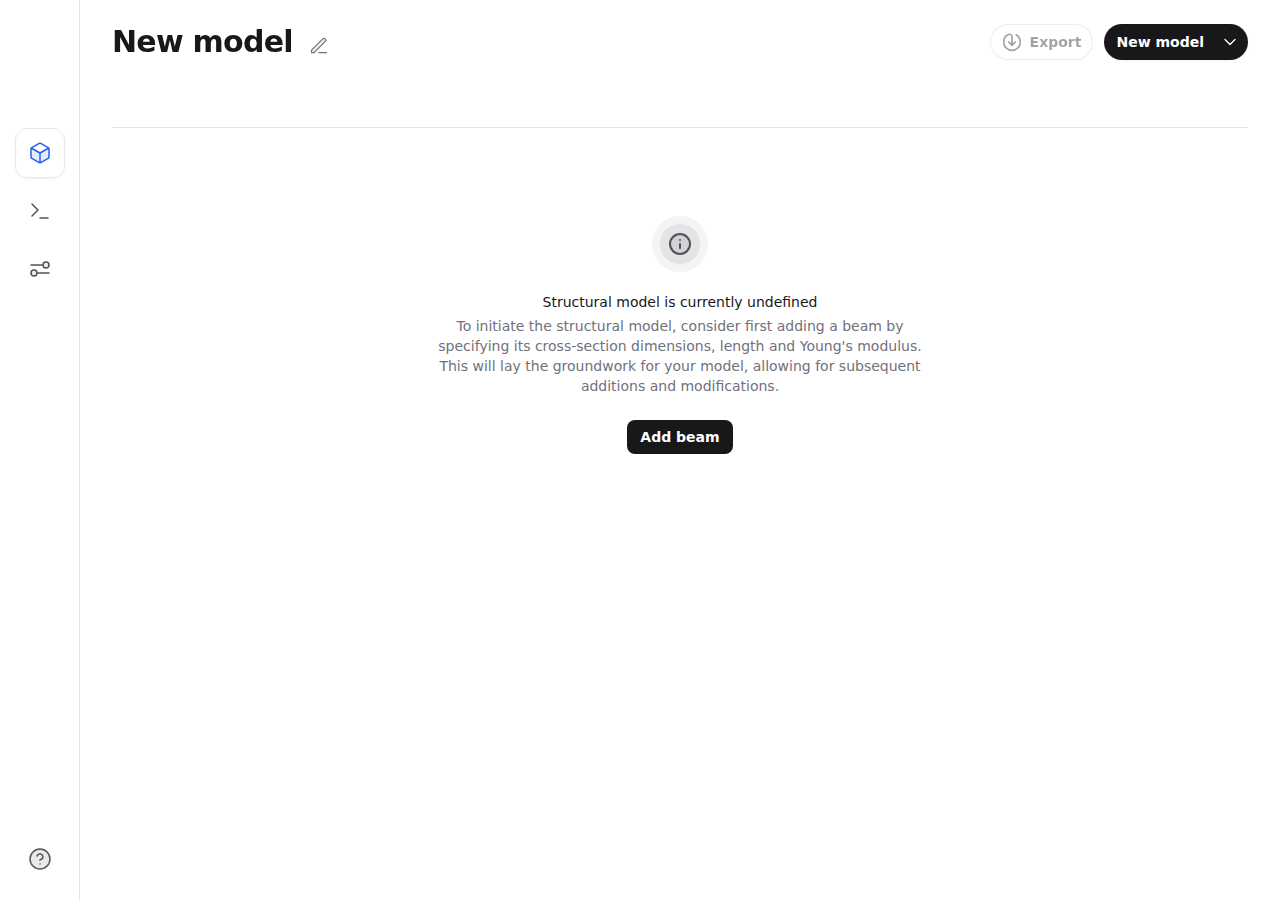
<file: model-definition/index.html>
<!DOCTYPE html>
<html class="h-full bg-white">
<head><meta charset="utf-8">
<meta name="viewport" content="width=device-width, initial-scale=1">
<link rel="stylesheet" href="https://rsms.me/inter/inter.css"><link rel="preload" as="fetch" crossorigin="anonymous" href="/model-definition/_payload.json"><link rel="modulepreload" as="script" crossorigin href="/_nuxt/entry.12a0582c.js"><link rel="preload" as="style" href="/_nuxt/entry.0d75bc85.css"><link rel="prefetch" as="script" crossorigin href="/_nuxt/Default.c88563e3.js"><link rel="prefetch" as="script" crossorigin href="/_nuxt/error-404.c177a8f3.js"><link rel="prefetch" as="script" crossorigin href="/_nuxt/error-500.7eee65e7.js"><link rel="stylesheet" href="/_nuxt/entry.0d75bc85.css"><style>/*! tailwindcss v3.3.2 | MIT License | https://tailwindcss.com*/*,:after,:before{border:0 solid #e4e4e7;box-sizing:border-box}:after,:before{--tw-content:""}html{-webkit-text-size-adjust:100%;font-feature-settings:normal;font-family:Inter var,ui-sans-serif,system-ui,-apple-system,BlinkMacSystemFont,Segoe UI,Roboto,Helvetica Neue,Arial,Noto Sans,sans-serif,Apple Color Emoji,Segoe UI Emoji,Segoe UI Symbol,Noto Color Emoji;font-variation-settings:normal;line-height:1.5;-moz-tab-size:4;-o-tab-size:4;tab-size:4}body{line-height:inherit;margin:0}hr{border-top-width:1px;color:inherit;height:0}abbr:where([title]){-webkit-text-decoration:underline dotted;text-decoration:underline dotted}h1,h2,h3,h4,h5,h6{font-size:inherit;font-weight:inherit}a{color:inherit;text-decoration:inherit}b,strong{font-weight:bolder}code,kbd,pre,samp{font-family:ui-monospace,SFMono-Regular,Menlo,Monaco,Consolas,Liberation Mono,Courier New,monospace;font-size:1em}small{font-size:80%}sub,sup{font-size:75%;line-height:0;position:relative;vertical-align:baseline}sub{bottom:-.25em}sup{top:-.5em}table{border-collapse:collapse;border-color:inherit;text-indent:0}button,input,optgroup,select,textarea{color:inherit;font-family:inherit;font-size:100%;font-weight:inherit;line-height:inherit;margin:0;padding:0}button,select{text-transform:none}[type=button],[type=reset],[type=submit],button{-webkit-appearance:button;background-color:transparent;background-image:none}:-moz-focusring{outline:auto}:-moz-ui-invalid{box-shadow:none}progress{vertical-align:baseline}::-webkit-inner-spin-button,::-webkit-outer-spin-button{height:auto}[type=search]{-webkit-appearance:textfield;outline-offset:-2px}::-webkit-search-decoration{-webkit-appearance:none}::-webkit-file-upload-button{-webkit-appearance:button;font:inherit}summary{display:list-item}blockquote,dd,dl,figure,h1,h2,h3,h4,h5,h6,hr,p,pre{margin:0}fieldset{margin:0}fieldset,legend{padding:0}menu,ol,ul{list-style:none;margin:0;padding:0}textarea{resize:vertical}input::-moz-placeholder,textarea::-moz-placeholder{color:#a1a1aa;opacity:1}input::placeholder,textarea::placeholder{color:#a1a1aa;opacity:1}[role=button],button{cursor:pointer}:disabled{cursor:default}audio,canvas,embed,iframe,img,object,svg,video{display:block;vertical-align:middle}img,video{height:auto;max-width:100%}[hidden]{display:none}[multiple],[type=date],[type=datetime-local],[type=email],[type=month],[type=number],[type=password],[type=search],[type=tel],[type=text],[type=time],[type=url],[type=week],select,textarea{--tw-shadow:0 0 #0000;-webkit-appearance:none;-moz-appearance:none;appearance:none;background-color:#fff;border-color:#71717a;border-radius:0;border-width:1px;font-size:1rem;line-height:1.5rem;padding:.5rem .75rem}[multiple]:focus,[type=date]:focus,[type=datetime-local]:focus,[type=email]:focus,[type=month]:focus,[type=number]:focus,[type=password]:focus,[type=search]:focus,[type=tel]:focus,[type=text]:focus,[type=time]:focus,[type=url]:focus,[type=week]:focus,select:focus,textarea:focus{--tw-ring-inset:var(--tw-empty,/*!*/ /*!*/);--tw-ring-offset-width:0px;--tw-ring-offset-color:#fff;--tw-ring-color:#2563eb;--tw-ring-offset-shadow:var(--tw-ring-inset) 0 0 0 var(--tw-ring-offset-width) var(--tw-ring-offset-color);--tw-ring-shadow:var(--tw-ring-inset) 0 0 0 calc(1px + var(--tw-ring-offset-width)) var(--tw-ring-color);border-color:#2563eb;box-shadow:/*!*/ /*!*/ 0 0 0 0 #fff,/*!*/ /*!*/ 0 0 0 1px #2563eb,var(--tw-shadow);box-shadow:var(--tw-ring-offset-shadow),var(--tw-ring-shadow),var(--tw-shadow);outline:2px solid transparent;outline-offset:2px}input::-moz-placeholder,textarea::-moz-placeholder{color:#71717a;opacity:1}input::placeholder,textarea::placeholder{color:#71717a;opacity:1}::-webkit-datetime-edit-fields-wrapper{padding:0}::-webkit-date-and-time-value{min-height:1.5em}::-webkit-datetime-edit,::-webkit-datetime-edit-day-field,::-webkit-datetime-edit-hour-field,::-webkit-datetime-edit-meridiem-field,::-webkit-datetime-edit-millisecond-field,::-webkit-datetime-edit-minute-field,::-webkit-datetime-edit-month-field,::-webkit-datetime-edit-second-field,::-webkit-datetime-edit-year-field{padding-bottom:0;padding-top:0}select{background-image:url("data:image/svg+xml;charset=utf-8,%3Csvg xmlns='http://www.w3.org/2000/svg' fill='none' viewBox='0 0 20 20'%3E%3Cpath stroke='%2371717a' stroke-linecap='round' stroke-linejoin='round' stroke-width='1.5' d='m6 8 4 4 4-4'/%3E%3C/svg%3E");background-position:right .5rem center;background-repeat:no-repeat;background-size:1.5em 1.5em;padding-right:2.5rem;-webkit-print-color-adjust:exact;print-color-adjust:exact}[multiple]{background-image:none;background-position:0 0;background-repeat:unset;background-size:initial;padding-right:.75rem;-webkit-print-color-adjust:unset;print-color-adjust:unset}[type=checkbox],[type=radio]{--tw-shadow:0 0 #0000;-webkit-appearance:none;-moz-appearance:none;appearance:none;background-color:#fff;background-origin:border-box;border-color:#71717a;border-width:1px;color:#2563eb;display:inline-block;flex-shrink:0;height:1rem;padding:0;-webkit-print-color-adjust:exact;print-color-adjust:exact;-webkit-user-select:none;-moz-user-select:none;user-select:none;vertical-align:middle;width:1rem}[type=checkbox]{border-radius:0}[type=radio]{border-radius:100%}[type=checkbox]:focus,[type=radio]:focus{--tw-ring-inset:var(--tw-empty,/*!*/ /*!*/);--tw-ring-offset-width:2px;--tw-ring-offset-color:#fff;--tw-ring-color:#2563eb;--tw-ring-offset-shadow:var(--tw-ring-inset) 0 0 0 var(--tw-ring-offset-width) var(--tw-ring-offset-color);--tw-ring-shadow:var(--tw-ring-inset) 0 0 0 calc(2px + var(--tw-ring-offset-width)) var(--tw-ring-color);box-shadow:/*!*/ /*!*/ 0 0 0 2px #fff,/*!*/ /*!*/ 0 0 0 4px #2563eb,var(--tw-shadow);box-shadow:var(--tw-ring-offset-shadow),var(--tw-ring-shadow),var(--tw-shadow);outline:2px solid transparent;outline-offset:2px}[type=checkbox]:checked,[type=radio]:checked{background-color:currentColor;background-position:50%;background-repeat:no-repeat;background-size:100% 100%;border-color:transparent}[type=checkbox]:checked{background-image:url("data:image/svg+xml;charset=utf-8,%3Csvg xmlns='http://www.w3.org/2000/svg' fill='%23fff' viewBox='0 0 16 16'%3E%3Cpath d='M12.207 4.793a1 1 0 0 1 0 1.414l-5 5a1 1 0 0 1-1.414 0l-2-2a1 1 0 0 1 1.414-1.414L6.5 9.086l4.293-4.293a1 1 0 0 1 1.414 0z'/%3E%3C/svg%3E")}[type=radio]:checked{background-image:url("data:image/svg+xml;charset=utf-8,%3Csvg xmlns='http://www.w3.org/2000/svg' fill='%23fff' viewBox='0 0 16 16'%3E%3Ccircle cx='8' cy='8' r='3'/%3E%3C/svg%3E")}[type=checkbox]:checked:focus,[type=checkbox]:checked:hover,[type=radio]:checked:focus,[type=radio]:checked:hover{background-color:currentColor;border-color:transparent}[type=checkbox]:indeterminate{background-color:currentColor;background-image:url("data:image/svg+xml;charset=utf-8,%3Csvg xmlns='http://www.w3.org/2000/svg' fill='none' viewBox='0 0 16 16'%3E%3Cpath stroke='%23fff' stroke-linecap='round' stroke-linejoin='round' stroke-width='2' d='M4 8h8'/%3E%3C/svg%3E");background-position:50%;background-repeat:no-repeat;background-size:100% 100%;border-color:transparent}[type=checkbox]:indeterminate:focus,[type=checkbox]:indeterminate:hover{background-color:currentColor;border-color:transparent}[type=file]{background:unset;border-color:inherit;border-radius:0;border-width:0;font-size:unset;line-height:inherit;padding:0}[type=file]:focus{outline:1px solid ButtonText;outline:1px auto -webkit-focus-ring-color}*{scrollbar-color:auto;scrollbar-width:auto}html{-webkit-tap-highlight-color:transparent}*,:after,:before{--tw-border-spacing-x:0;--tw-border-spacing-y:0;--tw-translate-x:0;--tw-translate-y:0;--tw-rotate:0;--tw-skew-x:0;--tw-skew-y:0;--tw-scale-x:1;--tw-scale-y:1;--tw-pan-x: ;--tw-pan-y: ;--tw-pinch-zoom: ;--tw-scroll-snap-strictness:proximity;--tw-gradient-from-position: ;--tw-gradient-via-position: ;--tw-gradient-to-position: ;--tw-ordinal: ;--tw-slashed-zero: ;--tw-numeric-figure: ;--tw-numeric-spacing: ;--tw-numeric-fraction: ;--tw-ring-inset: ;--tw-ring-offset-width:0px;--tw-ring-offset-color:#fff;--tw-ring-color:rgba(59,130,246,.5);--tw-ring-offset-shadow:0 0 #0000;--tw-ring-shadow:0 0 #0000;--tw-shadow:0 0 #0000;--tw-shadow-colored:0 0 #0000;--tw-blur: ;--tw-brightness: ;--tw-contrast: ;--tw-grayscale: ;--tw-hue-rotate: ;--tw-invert: ;--tw-saturate: ;--tw-sepia: ;--tw-drop-shadow: ;--tw-backdrop-blur: ;--tw-backdrop-brightness: ;--tw-backdrop-contrast: ;--tw-backdrop-grayscale: ;--tw-backdrop-hue-rotate: ;--tw-backdrop-invert: ;--tw-backdrop-opacity: ;--tw-backdrop-saturate: ;--tw-backdrop-sepia: }::backdrop{--tw-border-spacing-x:0;--tw-border-spacing-y:0;--tw-translate-x:0;--tw-translate-y:0;--tw-rotate:0;--tw-skew-x:0;--tw-skew-y:0;--tw-scale-x:1;--tw-scale-y:1;--tw-pan-x: ;--tw-pan-y: ;--tw-pinch-zoom: ;--tw-scroll-snap-strictness:proximity;--tw-gradient-from-position: ;--tw-gradient-via-position: ;--tw-gradient-to-position: ;--tw-ordinal: ;--tw-slashed-zero: ;--tw-numeric-figure: ;--tw-numeric-spacing: ;--tw-numeric-fraction: ;--tw-ring-inset: ;--tw-ring-offset-width:0px;--tw-ring-offset-color:#fff;--tw-ring-color:rgba(59,130,246,.5);--tw-ring-offset-shadow:0 0 #0000;--tw-ring-shadow:0 0 #0000;--tw-shadow:0 0 #0000;--tw-shadow-colored:0 0 #0000;--tw-blur: ;--tw-brightness: ;--tw-contrast: ;--tw-grayscale: ;--tw-hue-rotate: ;--tw-invert: ;--tw-saturate: ;--tw-sepia: ;--tw-drop-shadow: ;--tw-backdrop-blur: ;--tw-backdrop-brightness: ;--tw-backdrop-contrast: ;--tw-backdrop-grayscale: ;--tw-backdrop-hue-rotate: ;--tw-backdrop-invert: ;--tw-backdrop-opacity: ;--tw-backdrop-saturate: ;--tw-backdrop-sepia: }.container{width:100%}@media (min-width:640px){.container{max-width:640px}}@media (min-width:768px){.container{max-width:768px}}@media (min-width:1024px){.container{max-width:1024px}}@media (min-width:1280px){.container{max-width:1280px}}@media (min-width:1536px){.container{max-width:1536px}}.form-input,.form-multiselect,.form-select,.form-textarea{--tw-shadow:0 0 #0000;-webkit-appearance:none;-moz-appearance:none;appearance:none;background-color:#fff;border-color:#71717a;border-radius:0;border-width:1px;font-size:1rem;line-height:1.5rem;padding:.5rem .75rem}.form-input:focus,.form-multiselect:focus,.form-select:focus,.form-textarea:focus{--tw-ring-inset:var(--tw-empty,/*!*/ /*!*/);--tw-ring-offset-width:0px;--tw-ring-offset-color:#fff;--tw-ring-color:#2563eb;--tw-ring-offset-shadow:var(--tw-ring-inset) 0 0 0 var(--tw-ring-offset-width) var(--tw-ring-offset-color);--tw-ring-shadow:var(--tw-ring-inset) 0 0 0 calc(1px + var(--tw-ring-offset-width)) var(--tw-ring-color);border-color:#2563eb;box-shadow:/*!*/ /*!*/ 0 0 0 0 #fff,/*!*/ /*!*/ 0 0 0 1px #2563eb,var(--tw-shadow);box-shadow:var(--tw-ring-offset-shadow),var(--tw-ring-shadow),var(--tw-shadow);outline:2px solid transparent;outline-offset:2px}.form-input::-moz-placeholder,.form-textarea::-moz-placeholder{color:#71717a;opacity:1}.form-input::placeholder,.form-textarea::placeholder{color:#71717a;opacity:1}.form-input::-webkit-datetime-edit-fields-wrapper{padding:0}.form-input::-webkit-date-and-time-value{min-height:1.5em}.form-input::-webkit-datetime-edit,.form-input::-webkit-datetime-edit-day-field,.form-input::-webkit-datetime-edit-hour-field,.form-input::-webkit-datetime-edit-meridiem-field,.form-input::-webkit-datetime-edit-millisecond-field,.form-input::-webkit-datetime-edit-minute-field,.form-input::-webkit-datetime-edit-month-field,.form-input::-webkit-datetime-edit-second-field,.form-input::-webkit-datetime-edit-year-field{padding-bottom:0;padding-top:0}.form-checkbox,.form-radio{--tw-shadow:0 0 #0000;-webkit-appearance:none;-moz-appearance:none;appearance:none;background-color:#fff;background-origin:border-box;border-color:#71717a;border-width:1px;color:#2563eb;display:inline-block;flex-shrink:0;height:1rem;padding:0;-webkit-print-color-adjust:exact;print-color-adjust:exact;-webkit-user-select:none;-moz-user-select:none;user-select:none;vertical-align:middle;width:1rem}.form-radio{border-radius:100%}.form-checkbox:focus,.form-radio:focus{--tw-ring-inset:var(--tw-empty,/*!*/ /*!*/);--tw-ring-offset-width:2px;--tw-ring-offset-color:#fff;--tw-ring-color:#2563eb;--tw-ring-offset-shadow:var(--tw-ring-inset) 0 0 0 var(--tw-ring-offset-width) var(--tw-ring-offset-color);--tw-ring-shadow:var(--tw-ring-inset) 0 0 0 calc(2px + var(--tw-ring-offset-width)) var(--tw-ring-color);box-shadow:/*!*/ /*!*/ 0 0 0 2px #fff,/*!*/ /*!*/ 0 0 0 4px #2563eb,var(--tw-shadow);box-shadow:var(--tw-ring-offset-shadow),var(--tw-ring-shadow),var(--tw-shadow);outline:2px solid transparent;outline-offset:2px}.form-checkbox:checked,.form-radio:checked{background-color:currentColor;background-position:50%;background-repeat:no-repeat;background-size:100% 100%;border-color:transparent}.form-radio:checked{background-image:url("data:image/svg+xml;charset=utf-8,%3Csvg xmlns='http://www.w3.org/2000/svg' fill='%23fff' viewBox='0 0 16 16'%3E%3Ccircle cx='8' cy='8' r='3'/%3E%3C/svg%3E")}.form-checkbox:checked:focus,.form-checkbox:checked:hover,.form-radio:checked:focus,.form-radio:checked:hover{background-color:currentColor;border-color:transparent}.prose{color:var(--tw-prose-body);max-width:65ch}.prose :where(p):not(:where([class~=not-prose],[class~=not-prose] *)){margin-bottom:1.25em;margin-top:1.25em}.prose :where([class~=lead]):not(:where([class~=not-prose],[class~=not-prose] *)){color:var(--tw-prose-lead);font-size:1.25em;line-height:1.6;margin-bottom:1.2em;margin-top:1.2em}.prose :where(a):not(:where([class~=not-prose],[class~=not-prose] *)){color:var(--tw-prose-links);font-weight:500;text-decoration:underline}.prose :where(strong):not(:where([class~=not-prose],[class~=not-prose] *)){color:var(--tw-prose-bold);font-weight:600}.prose :where(a strong):not(:where([class~=not-prose],[class~=not-prose] *)){color:inherit}.prose :where(blockquote strong):not(:where([class~=not-prose],[class~=not-prose] *)){color:inherit}.prose :where(thead th strong):not(:where([class~=not-prose],[class~=not-prose] *)){color:inherit}.prose :where(ol):not(:where([class~=not-prose],[class~=not-prose] *)){list-style-type:decimal;margin-bottom:1.25em;margin-top:1.25em;padding-left:1.625em}.prose :where(ol[type=A]):not(:where([class~=not-prose],[class~=not-prose] *)){list-style-type:upper-alpha}.prose :where(ol[type=a]):not(:where([class~=not-prose],[class~=not-prose] *)){list-style-type:lower-alpha}.prose :where(ol[type=A s]):not(:where([class~=not-prose],[class~=not-prose] *)){list-style-type:upper-alpha}.prose :where(ol[type=a s]):not(:where([class~=not-prose],[class~=not-prose] *)){list-style-type:lower-alpha}.prose :where(ol[type=I]):not(:where([class~=not-prose],[class~=not-prose] *)){list-style-type:upper-roman}.prose :where(ol[type=i]):not(:where([class~=not-prose],[class~=not-prose] *)){list-style-type:lower-roman}.prose :where(ol[type=I s]):not(:where([class~=not-prose],[class~=not-prose] *)){list-style-type:upper-roman}.prose :where(ol[type=i s]):not(:where([class~=not-prose],[class~=not-prose] *)){list-style-type:lower-roman}.prose :where(ol[type="1"]):not(:where([class~=not-prose],[class~=not-prose] *)){list-style-type:decimal}.prose :where(ul):not(:where([class~=not-prose],[class~=not-prose] *)){list-style-type:disc;margin-bottom:1.25em;margin-top:1.25em;padding-left:1.625em}.prose :where(ol>li):not(:where([class~=not-prose],[class~=not-prose] *))::marker{color:var(--tw-prose-counters);font-weight:400}.prose :where(ul>li):not(:where([class~=not-prose],[class~=not-prose] *))::marker{color:var(--tw-prose-bullets)}.prose :where(dt):not(:where([class~=not-prose],[class~=not-prose] *)){color:var(--tw-prose-headings);font-weight:600;margin-top:1.25em}.prose :where(hr):not(:where([class~=not-prose],[class~=not-prose] *)){border-color:var(--tw-prose-hr);border-top-width:1px;margin-bottom:3em;margin-top:3em}.prose :where(blockquote):not(:where([class~=not-prose],[class~=not-prose] *)){border-left-color:var(--tw-prose-quote-borders);border-left-width:.25rem;color:var(--tw-prose-quotes);font-style:italic;font-weight:500;margin-bottom:1.6em;margin-top:1.6em;padding-left:1em;quotes:"\201C""\201D""\2018""\2019"}.prose :where(blockquote p:first-of-type):not(:where([class~=not-prose],[class~=not-prose] *)):before{content:open-quote}.prose :where(blockquote p:last-of-type):not(:where([class~=not-prose],[class~=not-prose] *)):after{content:close-quote}.prose :where(h1):not(:where([class~=not-prose],[class~=not-prose] *)){color:var(--tw-prose-headings);font-size:2.25em;font-weight:800;line-height:1.1111111;margin-bottom:.8888889em;margin-top:0}.prose :where(h1 strong):not(:where([class~=not-prose],[class~=not-prose] *)){color:inherit;font-weight:900}.prose :where(h2):not(:where([class~=not-prose],[class~=not-prose] *)){color:var(--tw-prose-headings);font-size:1.5em;font-weight:700;line-height:1.3333333;margin-bottom:1em;margin-top:2em}.prose :where(h2 strong):not(:where([class~=not-prose],[class~=not-prose] *)){color:inherit;font-weight:800}.prose :where(h3):not(:where([class~=not-prose],[class~=not-prose] *)){color:var(--tw-prose-headings);font-size:1.25em;font-weight:600;line-height:1.6;margin-bottom:.6em;margin-top:1.6em}.prose :where(h3 strong):not(:where([class~=not-prose],[class~=not-prose] *)){color:inherit;font-weight:700}.prose :where(h4):not(:where([class~=not-prose],[class~=not-prose] *)){color:var(--tw-prose-headings);font-weight:600;line-height:1.5;margin-bottom:.5em;margin-top:1.5em}.prose :where(h4 strong):not(:where([class~=not-prose],[class~=not-prose] *)){color:inherit;font-weight:700}.prose :where(img):not(:where([class~=not-prose],[class~=not-prose] *)){margin-bottom:2em;margin-top:2em}.prose :where(picture):not(:where([class~=not-prose],[class~=not-prose] *)){display:block;margin-bottom:2em;margin-top:2em}.prose :where(kbd):not(:where([class~=not-prose],[class~=not-prose] *)){border-radius:.3125rem;box-shadow:0 0 0 1px rgb(var(--tw-prose-kbd-shadows)/10%),0 3px 0 rgb(var(--tw-prose-kbd-shadows)/10%);color:var(--tw-prose-kbd);font-family:inherit;font-size:.875em;font-weight:500;padding:.1875em .375em}.prose :where(code):not(:where([class~=not-prose],[class~=not-prose] *)){color:var(--tw-prose-code);font-size:.875em;font-weight:600}.prose :where(code):not(:where([class~=not-prose],[class~=not-prose] *)):before{content:"`"}.prose :where(code):not(:where([class~=not-prose],[class~=not-prose] *)):after{content:"`"}.prose :where(a code):not(:where([class~=not-prose],[class~=not-prose] *)){color:inherit}.prose :where(h1 code):not(:where([class~=not-prose],[class~=not-prose] *)){color:inherit}.prose :where(h2 code):not(:where([class~=not-prose],[class~=not-prose] *)){color:inherit;font-size:.875em}.prose :where(h3 code):not(:where([class~=not-prose],[class~=not-prose] *)){color:inherit;font-size:.9em}.prose :where(h4 code):not(:where([class~=not-prose],[class~=not-prose] *)){color:inherit}.prose :where(blockquote code):not(:where([class~=not-prose],[class~=not-prose] *)){color:inherit}.prose :where(thead th code):not(:where([class~=not-prose],[class~=not-prose] *)){color:inherit}.prose :where(pre):not(:where([class~=not-prose],[class~=not-prose] *)){background-color:var(--tw-prose-pre-bg);border-radius:.375rem;color:var(--tw-prose-pre-code);font-size:.875em;font-weight:400;line-height:1.7142857;margin-bottom:1.7142857em;margin-top:1.7142857em;overflow-x:auto;padding:.8571429em 1.1428571em}.prose :where(pre code):not(:where([class~=not-prose],[class~=not-prose] *)){background-color:transparent;border-radius:0;border-width:0;color:inherit;font-family:inherit;font-size:inherit;font-weight:inherit;line-height:inherit;padding:0}.prose :where(pre code):not(:where([class~=not-prose],[class~=not-prose] *)):before{content:none}.prose :where(pre code):not(:where([class~=not-prose],[class~=not-prose] *)):after{content:none}.prose :where(table):not(:where([class~=not-prose],[class~=not-prose] *)){font-size:.875em;line-height:1.7142857;margin-bottom:2em;margin-top:2em;table-layout:auto;text-align:left;width:100%}.prose :where(thead):not(:where([class~=not-prose],[class~=not-prose] *)){border-bottom-color:var(--tw-prose-th-borders);border-bottom-width:1px}.prose :where(thead th):not(:where([class~=not-prose],[class~=not-prose] *)){color:var(--tw-prose-headings);font-weight:600;padding-bottom:.5714286em;padding-left:.5714286em;padding-right:.5714286em;vertical-align:bottom}.prose :where(tbody tr):not(:where([class~=not-prose],[class~=not-prose] *)){border-bottom-color:var(--tw-prose-td-borders);border-bottom-width:1px}.prose :where(tbody tr:last-child):not(:where([class~=not-prose],[class~=not-prose] *)){border-bottom-width:0}.prose :where(tbody td):not(:where([class~=not-prose],[class~=not-prose] *)){vertical-align:baseline}.prose :where(tfoot):not(:where([class~=not-prose],[class~=not-prose] *)){border-top-color:var(--tw-prose-th-borders);border-top-width:1px}.prose :where(tfoot td):not(:where([class~=not-prose],[class~=not-prose] *)){vertical-align:top}.prose :where(figure>*):not(:where([class~=not-prose],[class~=not-prose] *)){margin-bottom:0;margin-top:0}.prose :where(figcaption):not(:where([class~=not-prose],[class~=not-prose] *)){color:var(--tw-prose-captions);font-size:.875em;line-height:1.4285714;margin-top:.8571429em}.prose{--tw-prose-body:#374151;--tw-prose-headings:#111827;--tw-prose-lead:#4b5563;--tw-prose-links:#111827;--tw-prose-bold:#111827;--tw-prose-counters:#6b7280;--tw-prose-bullets:#d1d5db;--tw-prose-hr:#e5e7eb;--tw-prose-quotes:#111827;--tw-prose-quote-borders:#e5e7eb;--tw-prose-captions:#6b7280;--tw-prose-kbd:#111827;--tw-prose-kbd-shadows:17 24 39;--tw-prose-code:#111827;--tw-prose-pre-code:#e5e7eb;--tw-prose-pre-bg:#1f2937;--tw-prose-th-borders:#d1d5db;--tw-prose-td-borders:#e5e7eb;--tw-prose-invert-body:#d1d5db;--tw-prose-invert-headings:#fff;--tw-prose-invert-lead:#9ca3af;--tw-prose-invert-links:#fff;--tw-prose-invert-bold:#fff;--tw-prose-invert-counters:#9ca3af;--tw-prose-invert-bullets:#4b5563;--tw-prose-invert-hr:#374151;--tw-prose-invert-quotes:#f3f4f6;--tw-prose-invert-quote-borders:#374151;--tw-prose-invert-captions:#9ca3af;--tw-prose-invert-kbd:#fff;--tw-prose-invert-kbd-shadows:255 255 255;--tw-prose-invert-code:#fff;--tw-prose-invert-pre-code:#d1d5db;--tw-prose-invert-pre-bg:rgba(0,0,0,.5);--tw-prose-invert-th-borders:#4b5563;--tw-prose-invert-td-borders:#374151;font-size:1rem;line-height:1.75}.prose :where(picture>img):not(:where([class~=not-prose],[class~=not-prose] *)){margin-bottom:0;margin-top:0}.prose :where(video):not(:where([class~=not-prose],[class~=not-prose] *)){margin-bottom:2em;margin-top:2em}.prose :where(li):not(:where([class~=not-prose],[class~=not-prose] *)){margin-bottom:.5em;margin-top:.5em}.prose :where(ol>li):not(:where([class~=not-prose],[class~=not-prose] *)){padding-left:.375em}.prose :where(ul>li):not(:where([class~=not-prose],[class~=not-prose] *)){padding-left:.375em}.prose :where(.prose>ul>li p):not(:where([class~=not-prose],[class~=not-prose] *)){margin-bottom:.75em;margin-top:.75em}.prose :where(.prose>ul>li>:first-child):not(:where([class~=not-prose],[class~=not-prose] *)){margin-top:1.25em}.prose :where(.prose>ul>li>:last-child):not(:where([class~=not-prose],[class~=not-prose] *)){margin-bottom:1.25em}.prose :where(.prose>ol>li>:first-child):not(:where([class~=not-prose],[class~=not-prose] *)){margin-top:1.25em}.prose :where(.prose>ol>li>:last-child):not(:where([class~=not-prose],[class~=not-prose] *)){margin-bottom:1.25em}.prose :where(ul ul,ul ol,ol ul,ol ol):not(:where([class~=not-prose],[class~=not-prose] *)){margin-bottom:.75em;margin-top:.75em}.prose :where(dl):not(:where([class~=not-prose],[class~=not-prose] *)){margin-bottom:1.25em;margin-top:1.25em}.prose :where(dd):not(:where([class~=not-prose],[class~=not-prose] *)){margin-top:.5em;padding-left:1.625em}.prose :where(hr+*):not(:where([class~=not-prose],[class~=not-prose] *)){margin-top:0}.prose :where(h2+*):not(:where([class~=not-prose],[class~=not-prose] *)){margin-top:0}.prose :where(h3+*):not(:where([class~=not-prose],[class~=not-prose] *)){margin-top:0}.prose :where(h4+*):not(:where([class~=not-prose],[class~=not-prose] *)){margin-top:0}.prose :where(thead th:first-child):not(:where([class~=not-prose],[class~=not-prose] *)){padding-left:0}.prose :where(thead th:last-child):not(:where([class~=not-prose],[class~=not-prose] *)){padding-right:0}.prose :where(tbody td,tfoot td):not(:where([class~=not-prose],[class~=not-prose] *)){padding:.5714286em}.prose :where(tbody td:first-child,tfoot td:first-child):not(:where([class~=not-prose],[class~=not-prose] *)){padding-left:0}.prose :where(tbody td:last-child,tfoot td:last-child):not(:where([class~=not-prose],[class~=not-prose] *)){padding-right:0}.prose :where(figure):not(:where([class~=not-prose],[class~=not-prose] *)){margin-bottom:2em;margin-top:2em}.prose :where(.prose>:first-child):not(:where([class~=not-prose],[class~=not-prose] *)){margin-top:0}.prose :where(.prose>:last-child):not(:where([class~=not-prose],[class~=not-prose] *)){margin-bottom:0}.prose-sm{font-size:.875rem;line-height:1.7142857}.prose-sm :where(p):not(:where([class~=not-prose],[class~=not-prose] *)){margin-bottom:1.1428571em;margin-top:1.1428571em}.prose-sm :where([class~=lead]):not(:where([class~=not-prose],[class~=not-prose] *)){font-size:1.2857143em;line-height:1.5555556;margin-bottom:.8888889em;margin-top:.8888889em}.prose-sm :where(blockquote):not(:where([class~=not-prose],[class~=not-prose] *)){margin-bottom:1.3333333em;margin-top:1.3333333em;padding-left:1.1111111em}.prose-sm :where(h1):not(:where([class~=not-prose],[class~=not-prose] *)){font-size:2.1428571em;line-height:1.2;margin-bottom:.8em;margin-top:0}.prose-sm :where(h2):not(:where([class~=not-prose],[class~=not-prose] *)){font-size:1.4285714em;line-height:1.4;margin-bottom:.8em;margin-top:1.6em}.prose-sm :where(h3):not(:where([class~=not-prose],[class~=not-prose] *)){font-size:1.2857143em;line-height:1.5555556;margin-bottom:.4444444em;margin-top:1.5555556em}.prose-sm :where(h4):not(:where([class~=not-prose],[class~=not-prose] *)){line-height:1.4285714;margin-bottom:.5714286em;margin-top:1.4285714em}.prose-sm :where(img):not(:where([class~=not-prose],[class~=not-prose] *)){margin-bottom:1.7142857em;margin-top:1.7142857em}.prose-sm :where(picture):not(:where([class~=not-prose],[class~=not-prose] *)){margin-bottom:1.7142857em;margin-top:1.7142857em}.prose-sm :where(picture>img):not(:where([class~=not-prose],[class~=not-prose] *)){margin-bottom:0;margin-top:0}.prose-sm :where(video):not(:where([class~=not-prose],[class~=not-prose] *)){margin-bottom:1.7142857em;margin-top:1.7142857em}.prose-sm :where(kbd):not(:where([class~=not-prose],[class~=not-prose] *)){border-radius:.3125rem;font-size:.8571429em;padding:.1428571em .3571429em}.prose-sm :where(code):not(:where([class~=not-prose],[class~=not-prose] *)){font-size:.8571429em}.prose-sm :where(h2 code):not(:where([class~=not-prose],[class~=not-prose] *)){font-size:.9em}.prose-sm :where(h3 code):not(:where([class~=not-prose],[class~=not-prose] *)){font-size:.8888889em}.prose-sm :where(pre):not(:where([class~=not-prose],[class~=not-prose] *)){border-radius:.25rem;font-size:.8571429em;line-height:1.6666667;margin-bottom:1.6666667em;margin-top:1.6666667em;padding:.6666667em 1em}.prose-sm :where(ol):not(:where([class~=not-prose],[class~=not-prose] *)){margin-bottom:1.1428571em;margin-top:1.1428571em;padding-left:1.5714286em}.prose-sm :where(ul):not(:where([class~=not-prose],[class~=not-prose] *)){margin-bottom:1.1428571em;margin-top:1.1428571em;padding-left:1.5714286em}.prose-sm :where(li):not(:where([class~=not-prose],[class~=not-prose] *)){margin-bottom:.2857143em;margin-top:.2857143em}.prose-sm :where(ol>li):not(:where([class~=not-prose],[class~=not-prose] *)){padding-left:.4285714em}.prose-sm :where(ul>li):not(:where([class~=not-prose],[class~=not-prose] *)){padding-left:.4285714em}.prose-sm :where(.prose-sm>ul>li p):not(:where([class~=not-prose],[class~=not-prose] *)){margin-bottom:.5714286em;margin-top:.5714286em}.prose-sm :where(.prose-sm>ul>li>:first-child):not(:where([class~=not-prose],[class~=not-prose] *)){margin-top:1.1428571em}.prose-sm :where(.prose-sm>ul>li>:last-child):not(:where([class~=not-prose],[class~=not-prose] *)){margin-bottom:1.1428571em}.prose-sm :where(.prose-sm>ol>li>:first-child):not(:where([class~=not-prose],[class~=not-prose] *)){margin-top:1.1428571em}.prose-sm :where(.prose-sm>ol>li>:last-child):not(:where([class~=not-prose],[class~=not-prose] *)){margin-bottom:1.1428571em}.prose-sm :where(ul ul,ul ol,ol ul,ol ol):not(:where([class~=not-prose],[class~=not-prose] *)){margin-bottom:.5714286em;margin-top:.5714286em}.prose-sm :where(dl):not(:where([class~=not-prose],[class~=not-prose] *)){margin-bottom:1.1428571em;margin-top:1.1428571em}.prose-sm :where(dt):not(:where([class~=not-prose],[class~=not-prose] *)){margin-top:1.1428571em}.prose-sm :where(dd):not(:where([class~=not-prose],[class~=not-prose] *)){margin-top:.2857143em;padding-left:1.5714286em}.prose-sm :where(hr):not(:where([class~=not-prose],[class~=not-prose] *)){margin-bottom:2.8571429em;margin-top:2.8571429em}.prose-sm :where(hr+*):not(:where([class~=not-prose],[class~=not-prose] *)){margin-top:0}.prose-sm :where(h2+*):not(:where([class~=not-prose],[class~=not-prose] *)){margin-top:0}.prose-sm :where(h3+*):not(:where([class~=not-prose],[class~=not-prose] *)){margin-top:0}.prose-sm :where(h4+*):not(:where([class~=not-prose],[class~=not-prose] *)){margin-top:0}.prose-sm :where(table):not(:where([class~=not-prose],[class~=not-prose] *)){font-size:.8571429em;line-height:1.5}.prose-sm :where(thead th):not(:where([class~=not-prose],[class~=not-prose] *)){padding-bottom:.6666667em;padding-left:1em;padding-right:1em}.prose-sm :where(thead th:first-child):not(:where([class~=not-prose],[class~=not-prose] *)){padding-left:0}.prose-sm :where(thead th:last-child):not(:where([class~=not-prose],[class~=not-prose] *)){padding-right:0}.prose-sm :where(tbody td,tfoot td):not(:where([class~=not-prose],[class~=not-prose] *)){padding:.6666667em 1em}.prose-sm :where(tbody td:first-child,tfoot td:first-child):not(:where([class~=not-prose],[class~=not-prose] *)){padding-left:0}.prose-sm :where(tbody td:last-child,tfoot td:last-child):not(:where([class~=not-prose],[class~=not-prose] *)){padding-right:0}.prose-sm :where(figure):not(:where([class~=not-prose],[class~=not-prose] *)){margin-bottom:1.7142857em;margin-top:1.7142857em}.prose-sm :where(figure>*):not(:where([class~=not-prose],[class~=not-prose] *)){margin-bottom:0;margin-top:0}.prose-sm :where(figcaption):not(:where([class~=not-prose],[class~=not-prose] *)){font-size:.8571429em;line-height:1.3333333;margin-top:.6666667em}.prose-sm :where(.prose-sm>:first-child):not(:where([class~=not-prose],[class~=not-prose] *)){margin-top:0}.prose-sm :where(.prose-sm>:last-child):not(:where([class~=not-prose],[class~=not-prose] *)){margin-bottom:0}.prose-slate{--tw-prose-body:#334155;--tw-prose-headings:#0f172a;--tw-prose-lead:#475569;--tw-prose-links:#0f172a;--tw-prose-bold:#0f172a;--tw-prose-counters:#64748b;--tw-prose-bullets:#cbd5e1;--tw-prose-hr:#e2e8f0;--tw-prose-quotes:#0f172a;--tw-prose-quote-borders:#e2e8f0;--tw-prose-captions:#64748b;--tw-prose-kbd:#0f172a;--tw-prose-kbd-shadows:15 23 42;--tw-prose-code:#0f172a;--tw-prose-pre-code:#e2e8f0;--tw-prose-pre-bg:#1e293b;--tw-prose-th-borders:#cbd5e1;--tw-prose-td-borders:#e2e8f0;--tw-prose-invert-body:#cbd5e1;--tw-prose-invert-headings:#fff;--tw-prose-invert-lead:#94a3b8;--tw-prose-invert-links:#fff;--tw-prose-invert-bold:#fff;--tw-prose-invert-counters:#94a3b8;--tw-prose-invert-bullets:#475569;--tw-prose-invert-hr:#334155;--tw-prose-invert-quotes:#f1f5f9;--tw-prose-invert-quote-borders:#334155;--tw-prose-invert-captions:#94a3b8;--tw-prose-invert-kbd:#fff;--tw-prose-invert-kbd-shadows:255 255 255;--tw-prose-invert-code:#fff;--tw-prose-invert-pre-code:#cbd5e1;--tw-prose-invert-pre-bg:rgba(0,0,0,.5);--tw-prose-invert-th-borders:#475569;--tw-prose-invert-td-borders:#334155}.sr-only{clip:rect(0,0,0,0);border-width:0;height:1px;margin:-1px;overflow:hidden;padding:0;position:absolute;white-space:nowrap;width:1px}.pointer-events-none{pointer-events:none}.visible{visibility:visible}.invisible{visibility:hidden}.static{position:static}.fixed{position:fixed}.absolute{position:absolute}.relative{position:relative}.sticky{position:sticky}.inset-0{inset:0}.inset-x-0{left:0;right:0}.inset-y-0{bottom:0;top:0}.-right-4{right:-1rem}.-top-20{top:-5rem}.-top-\[53px\]{top:-53px}.bottom-0{bottom:0}.bottom-16{bottom:4rem}.left-0{left:0}.left-5{left:1.25rem}.left-full{left:100%}.right-0{right:0}.right-16{right:4rem}.right-6{right:1.5rem}.right-full{right:100%}.top-0{top:0}.top-4{top:1rem}.top-\[0\.25rem\]{top:.25rem}.isolate{isolation:isolate}.z-0{z-index:0}.z-10{z-index:10}.z-40{z-index:40}.z-50{z-index:50}.order-1{order:1}.col-span-full{grid-column:1/-1}.row-start-2{grid-row-start:2}.-mx-1{margin-left:-.25rem;margin-right:-.25rem}.-mx-1\.5{margin-left:-.375rem;margin-right:-.375rem}.-mx-2{margin-left:-.5rem;margin-right:-.5rem}.-mx-4{margin-left:-1rem;margin-right:-1rem}.-my-1{margin-bottom:-.25rem;margin-top:-.25rem}.-my-1\.5{margin-bottom:-.375rem;margin-top:-.375rem}.-my-2{margin-bottom:-.5rem;margin-top:-.5rem}.mx-auto{margin-left:auto;margin-right:auto}.my-0{margin-bottom:0;margin-top:0}.my-6{margin-bottom:1.5rem;margin-top:1.5rem}.my-8{margin-bottom:2rem;margin-top:2rem}.-mb-7{margin-bottom:-1.75rem}.-mb-px{margin-bottom:-1px}.-ml-2{margin-left:-.5rem}.-ml-2\.5{margin-left:-.625rem}.-ml-4{margin-left:-1rem}.-ml-\[5px\]{margin-left:-5px}.-ml-px{margin-left:-1px}.-mr-1{margin-right:-.25rem}.-mt-1{margin-top:-.25rem}.-mt-1\.5{margin-top:-.375rem}.-mt-4{margin-top:-1rem}.-mt-8{margin-top:-2rem}.-mt-\[20px\]{margin-top:-20px}.mb-2{margin-bottom:.5rem}.mb-4{margin-bottom:1rem}.mb-6{margin-bottom:1.5rem}.ml-0{margin-left:0}.ml-1{margin-left:.25rem}.ml-2{margin-left:.5rem}.ml-2\.5{margin-left:.625rem}.ml-3{margin-left:.75rem}.ml-4{margin-left:1rem}.ml-auto{margin-left:auto}.mr-1{margin-right:.25rem}.mr-1\.5{margin-right:.375rem}.mr-2{margin-right:.5rem}.mr-3{margin-right:.75rem}.mr-4{margin-right:1rem}.mr-6{margin-right:1.5rem}.mr-8{margin-right:2rem}.mt-0{margin-top:0}.mt-0\.5{margin-top:.125rem}.mt-1{margin-top:.25rem}.mt-1\.5{margin-top:.375rem}.mt-2{margin-top:.5rem}.mt-3{margin-top:.75rem}.mt-4{margin-top:1rem}.mt-5{margin-top:1.25rem}.mt-6{margin-top:1.5rem}.mt-8{margin-top:2rem}.line-clamp-2{-webkit-box-orient:vertical;-webkit-line-clamp:2;display:-webkit-box;overflow:hidden}.block{display:block}.inline-block{display:inline-block}.inline{display:inline}.flex{display:flex}.inline-flex{display:inline-flex}.table{display:table}.grid{display:grid}.hidden{display:none}.h-1{height:.25rem}.h-1\.5{height:.375rem}.h-10{height:2.5rem}.h-12{height:3rem}.h-14{height:3.5rem}.h-16{height:4rem}.h-2{height:.5rem}.h-3{height:.75rem}.h-3\.5{height:.875rem}.h-32{height:8rem}.h-4{height:1rem}.h-5{height:1.25rem}.h-6{height:1.5rem}.h-8{height:2rem}.h-\[500px\]{height:500px}.h-\[calc\(100vh-187px\)\]{height:calc(100vh - 187px)}.h-\[calc\(100vh-231px\)\]{height:calc(100vh - 231px)}.h-\[calc\(100vh-327px\)\]{height:calc(100vh - 327px)}.h-full{height:100%}.h-screen{height:100vh}.max-h-24{max-height:6rem}.max-h-\[410px\]{max-height:410px}.max-h-full{max-height:100%}.min-h-full{min-height:100%}.min-h-screen{min-height:100vh}.w-0{width:0}.w-1{width:.25rem}.w-1\.5{width:.375rem}.w-10{width:2.5rem}.w-14{width:3.5rem}.w-20{width:5rem}.w-3{width:.75rem}.w-3\.5{width:.875rem}.w-3\/4{width:75%}.w-4{width:1rem}.w-5{width:1.25rem}.w-52{width:13rem}.w-56{width:14rem}.w-6{width:1.5rem}.w-8{width:2rem}.w-96{width:24rem}.w-\[calc\(100\+4px\)\]{width:calc(100 + 4px)}.w-auto{width:auto}.w-full{width:100%}.w-screen{width:100vw}.min-w-0{min-width:0}.min-w-full{min-width:100%}.max-w-2xl{max-width:42rem}.max-w-4xl{max-width:56rem}.max-w-7xl{max-width:80rem}.max-w-lg{max-width:32rem}.max-w-md{max-width:28rem}.max-w-min{max-width:-moz-min-content;max-width:min-content}.max-w-xl{max-width:36rem}.flex-1{flex:1 1 0%}.flex-auto{flex:1 1 auto}.flex-none{flex:none}.flex-shrink-0{flex-shrink:0}.shrink{flex-shrink:1}.shrink-0{flex-shrink:0}.origin-top-right{transform-origin:top right}.translate-x-0{--tw-translate-x:0px;transform:translateY(var(--tw-translate-y)) rotate(var(--tw-rotate)) skewX(var(--tw-skew-x)) skewY(var(--tw-skew-y)) scaleX(var(--tw-scale-x)) scaleY(var(--tw-scale-y));transform:translate(var(--tw-translate-x),var(--tw-translate-y)) rotate(var(--tw-rotate)) skewX(var(--tw-skew-x)) skewY(var(--tw-skew-y)) scaleX(var(--tw-scale-x)) scaleY(var(--tw-scale-y))}.translate-x-3{--tw-translate-x:0.75rem;transform:translate(.75rem,var(--tw-translate-y)) rotate(var(--tw-rotate)) skewX(var(--tw-skew-x)) skewY(var(--tw-skew-y)) scaleX(var(--tw-scale-x)) scaleY(var(--tw-scale-y));transform:translate(var(--tw-translate-x),var(--tw-translate-y)) rotate(var(--tw-rotate)) skewX(var(--tw-skew-x)) skewY(var(--tw-skew-y)) scaleX(var(--tw-scale-x)) scaleY(var(--tw-scale-y))}.translate-x-3\.5{--tw-translate-x:0.875rem;transform:translate(.875rem,var(--tw-translate-y)) rotate(var(--tw-rotate)) skewX(var(--tw-skew-x)) skewY(var(--tw-skew-y)) scaleX(var(--tw-scale-x)) scaleY(var(--tw-scale-y));transform:translate(var(--tw-translate-x),var(--tw-translate-y)) rotate(var(--tw-rotate)) skewX(var(--tw-skew-x)) skewY(var(--tw-skew-y)) scaleX(var(--tw-scale-x)) scaleY(var(--tw-scale-y))}.translate-y-0{--tw-translate-y:0px;transform:translate(var(--tw-translate-x)) rotate(var(--tw-rotate)) skewX(var(--tw-skew-x)) skewY(var(--tw-skew-y)) scaleX(var(--tw-scale-x)) scaleY(var(--tw-scale-y));transform:translate(var(--tw-translate-x),var(--tw-translate-y)) rotate(var(--tw-rotate)) skewX(var(--tw-skew-x)) skewY(var(--tw-skew-y)) scaleX(var(--tw-scale-x)) scaleY(var(--tw-scale-y))}.translate-y-1{--tw-translate-y:0.25rem;transform:translate(var(--tw-translate-x),.25rem) rotate(var(--tw-rotate)) skewX(var(--tw-skew-x)) skewY(var(--tw-skew-y)) scaleX(var(--tw-scale-x)) scaleY(var(--tw-scale-y));transform:translate(var(--tw-translate-x),var(--tw-translate-y)) rotate(var(--tw-rotate)) skewX(var(--tw-skew-x)) skewY(var(--tw-skew-y)) scaleX(var(--tw-scale-x)) scaleY(var(--tw-scale-y))}.translate-y-12{--tw-translate-y:3rem;transform:translate(var(--tw-translate-x),3rem) rotate(var(--tw-rotate)) skewX(var(--tw-skew-x)) skewY(var(--tw-skew-y)) scaleX(var(--tw-scale-x)) scaleY(var(--tw-scale-y));transform:translate(var(--tw-translate-x),var(--tw-translate-y)) rotate(var(--tw-rotate)) skewX(var(--tw-skew-x)) skewY(var(--tw-skew-y)) scaleX(var(--tw-scale-x)) scaleY(var(--tw-scale-y))}.translate-y-4{--tw-translate-y:1rem;transform:translate(var(--tw-translate-x),1rem) rotate(var(--tw-rotate)) skewX(var(--tw-skew-x)) skewY(var(--tw-skew-y)) scaleX(var(--tw-scale-x)) scaleY(var(--tw-scale-y));transform:translate(var(--tw-translate-x),var(--tw-translate-y)) rotate(var(--tw-rotate)) skewX(var(--tw-skew-x)) skewY(var(--tw-skew-y)) scaleX(var(--tw-scale-x)) scaleY(var(--tw-scale-y))}.-rotate-90{--tw-rotate:-90deg;transform:translate(var(--tw-translate-x),var(--tw-translate-y)) rotate(-90deg) skewX(var(--tw-skew-x)) skewY(var(--tw-skew-y)) scaleX(var(--tw-scale-x)) scaleY(var(--tw-scale-y));transform:translate(var(--tw-translate-x),var(--tw-translate-y)) rotate(var(--tw-rotate)) skewX(var(--tw-skew-x)) skewY(var(--tw-skew-y)) scaleX(var(--tw-scale-x)) scaleY(var(--tw-scale-y))}.rotate-90{--tw-rotate:90deg;transform:translate(var(--tw-translate-x),var(--tw-translate-y)) rotate(90deg) skewX(var(--tw-skew-x)) skewY(var(--tw-skew-y)) scaleX(var(--tw-scale-x)) scaleY(var(--tw-scale-y));transform:translate(var(--tw-translate-x),var(--tw-translate-y)) rotate(var(--tw-rotate)) skewX(var(--tw-skew-x)) skewY(var(--tw-skew-y)) scaleX(var(--tw-scale-x)) scaleY(var(--tw-scale-y))}.rotate-\[-4deg\]{--tw-rotate:-4deg;transform:translate(var(--tw-translate-x),var(--tw-translate-y)) rotate(-4deg) skewX(var(--tw-skew-x)) skewY(var(--tw-skew-y)) scaleX(var(--tw-scale-x)) scaleY(var(--tw-scale-y));transform:translate(var(--tw-translate-x),var(--tw-translate-y)) rotate(var(--tw-rotate)) skewX(var(--tw-skew-x)) skewY(var(--tw-skew-y)) scaleX(var(--tw-scale-x)) scaleY(var(--tw-scale-y))}.scale-100{--tw-scale-x:1;--tw-scale-y:1;transform:translate(var(--tw-translate-x),var(--tw-translate-y)) rotate(var(--tw-rotate)) skewX(var(--tw-skew-x)) skewY(var(--tw-skew-y)) scaleX(1) scaleY(1);transform:translate(var(--tw-translate-x),var(--tw-translate-y)) rotate(var(--tw-rotate)) skewX(var(--tw-skew-x)) skewY(var(--tw-skew-y)) scaleX(var(--tw-scale-x)) scaleY(var(--tw-scale-y))}.scale-95{--tw-scale-x:.95;--tw-scale-y:.95;transform:translate(var(--tw-translate-x),var(--tw-translate-y)) rotate(var(--tw-rotate)) skewX(var(--tw-skew-x)) skewY(var(--tw-skew-y)) scaleX(.95) scaleY(.95)}.scale-95,.transform{transform:translate(var(--tw-translate-x),var(--tw-translate-y)) rotate(var(--tw-rotate)) skewX(var(--tw-skew-x)) skewY(var(--tw-skew-y)) scaleX(var(--tw-scale-x)) scaleY(var(--tw-scale-y))}@keyframes ping{75%,to{opacity:0;transform:scale(2)}}.animate-ping{animation:ping 1s cubic-bezier(0,0,.2,1) infinite}@keyframes spin{to{transform:rotate(1turn)}}.animate-spin{animation:spin 1s linear infinite}.cursor-crosshair{cursor:crosshair}.cursor-default{cursor:default}.cursor-pointer{cursor:pointer}.select-none{-webkit-user-select:none;-moz-user-select:none;user-select:none}.resize{resize:both}.list-disc{list-style-type:disc}.grid-cols-1{grid-template-columns:repeat(1,minmax(0,1fr))}.grid-cols-2{grid-template-columns:repeat(2,minmax(0,1fr))}.grid-rows-1{grid-template-rows:repeat(1,minmax(0,1fr))}.grid-rows-\[0fr\]{grid-template-rows:0fr}.grid-rows-\[1fr\]{grid-template-rows:1fr}.grid-rows-\[1fr_auto\]{grid-template-rows:1fr auto}.flex-row{flex-direction:row}.flex-col{flex-direction:column}.flex-wrap{flex-wrap:wrap}.items-start{align-items:flex-start}.items-end{align-items:flex-end}.items-center{align-items:center}.items-baseline{align-items:baseline}.justify-end{justify-content:flex-end}.justify-center{justify-content:center}.justify-between{justify-content:space-between}.justify-items-center{justify-items:center}.gap-2{gap:.5rem}.gap-4{gap:1rem}.gap-px{gap:1px}.gap-x-3{-moz-column-gap:.75rem;column-gap:.75rem}.gap-x-4{-moz-column-gap:1rem;column-gap:1rem}.gap-x-6{-moz-column-gap:1.5rem;column-gap:1.5rem}.gap-x-8{-moz-column-gap:2rem;column-gap:2rem}.gap-y-1{row-gap:.25rem}.gap-y-2{row-gap:.5rem}.gap-y-4{row-gap:1rem}.gap-y-6{row-gap:1.5rem}.gap-y-7{row-gap:1.75rem}.gap-y-8{row-gap:2rem}.-space-y-px>:not([hidden])~:not([hidden]){--tw-space-y-reverse:0;margin-bottom:0;margin-bottom:calc(-1px*var(--tw-space-y-reverse));margin-top:-1px;margin-top:calc(-1px*(1 - var(--tw-space-y-reverse)))}.space-x-0>:not([hidden])~:not([hidden]){--tw-space-x-reverse:0;margin-left:0;margin-left:calc(0px*(1 - var(--tw-space-x-reverse)));margin-right:0;margin-right:calc(0px*var(--tw-space-x-reverse))}.space-x-2>:not([hidden])~:not([hidden]){--tw-space-x-reverse:0;margin-left:.5rem;margin-left:calc(.5rem*(1 - var(--tw-space-x-reverse)));margin-right:0;margin-right:calc(.5rem*var(--tw-space-x-reverse))}.space-x-3>:not([hidden])~:not([hidden]){--tw-space-x-reverse:0;margin-left:.75rem;margin-left:calc(.75rem*(1 - var(--tw-space-x-reverse)));margin-right:0;margin-right:calc(.75rem*var(--tw-space-x-reverse))}.space-x-4>:not([hidden])~:not([hidden]){--tw-space-x-reverse:0;margin-left:1rem;margin-left:calc(1rem*(1 - var(--tw-space-x-reverse)));margin-right:0;margin-right:calc(1rem*var(--tw-space-x-reverse))}.space-x-6>:not([hidden])~:not([hidden]){--tw-space-x-reverse:0;margin-left:1.5rem;margin-left:calc(1.5rem*(1 - var(--tw-space-x-reverse)));margin-right:0;margin-right:calc(1.5rem*var(--tw-space-x-reverse))}.space-x-8>:not([hidden])~:not([hidden]){--tw-space-x-reverse:0;margin-left:2rem;margin-left:calc(2rem*(1 - var(--tw-space-x-reverse)));margin-right:0;margin-right:calc(2rem*var(--tw-space-x-reverse))}.space-y-1>:not([hidden])~:not([hidden]){--tw-space-y-reverse:0;margin-bottom:0;margin-bottom:calc(.25rem*var(--tw-space-y-reverse));margin-top:.25rem;margin-top:calc(.25rem*(1 - var(--tw-space-y-reverse)))}.space-y-2>:not([hidden])~:not([hidden]){--tw-space-y-reverse:0;margin-bottom:0;margin-bottom:calc(.5rem*var(--tw-space-y-reverse));margin-top:.5rem;margin-top:calc(.5rem*(1 - var(--tw-space-y-reverse)))}.space-y-4>:not([hidden])~:not([hidden]){--tw-space-y-reverse:0;margin-bottom:0;margin-bottom:calc(1rem*var(--tw-space-y-reverse));margin-top:1rem;margin-top:calc(1rem*(1 - var(--tw-space-y-reverse)))}.space-y-6>:not([hidden])~:not([hidden]){--tw-space-y-reverse:0;margin-bottom:0;margin-bottom:calc(1.5rem*var(--tw-space-y-reverse));margin-top:1.5rem;margin-top:calc(1.5rem*(1 - var(--tw-space-y-reverse)))}.divide-y>:not([hidden])~:not([hidden]){--tw-divide-y-reverse:0;border-bottom-width:0;border-bottom-width:calc(1px*var(--tw-divide-y-reverse));border-top-width:1px;border-top-width:calc(1px*(1 - var(--tw-divide-y-reverse)))}.divide-gray-100>:not([hidden])~:not([hidden]){--tw-divide-opacity:1;border-color:#f4f4f5;border-color:rgb(244 244 245/var(--tw-divide-opacity))}.divide-gray-200>:not([hidden])~:not([hidden]){--tw-divide-opacity:1;border-color:#e4e4e7;border-color:rgb(228 228 231/var(--tw-divide-opacity))}.self-end{align-self:flex-end}.overflow-hidden{overflow:hidden}.overflow-x-auto{overflow-x:auto}.overflow-y-auto{overflow-y:auto}.overflow-x-hidden{overflow-x:hidden}.overscroll-y-contain{overscroll-behavior-y:contain}.truncate{overflow:hidden;white-space:nowrap}.text-ellipsis,.truncate{text-overflow:ellipsis}.whitespace-nowrap{white-space:nowrap}.rounded{border-radius:.25rem}.rounded-2xl{border-radius:1rem}.rounded-full{border-radius:9999px}.rounded-lg{border-radius:.5rem}.rounded-md{border-radius:.375rem}.rounded-xl{border-radius:.75rem}.rounded-b-lg{border-bottom-left-radius:.5rem;border-bottom-right-radius:.5rem}.rounded-l-md{border-bottom-left-radius:.375rem;border-top-left-radius:.375rem}.rounded-r-md{border-bottom-right-radius:.375rem;border-top-right-radius:.375rem}.rounded-t-3xl{border-top-left-radius:1.5rem;border-top-right-radius:1.5rem}.rounded-t-lg{border-top-left-radius:.5rem;border-top-right-radius:.5rem}.rounded-bl-md{border-bottom-left-radius:.375rem}.rounded-br-md{border-bottom-right-radius:.375rem}.rounded-tl-md{border-top-left-radius:.375rem}.rounded-tr-md{border-top-right-radius:.375rem}.border{border-width:1px}.border-0{border-width:0}.border-8{border-width:8px}.border-y{border-top-width:1px}.border-b,.border-y{border-bottom-width:1px}.border-b-0{border-bottom-width:0}.border-b-2{border-bottom-width:2px}.border-l{border-left-width:1px}.border-r{border-right-width:1px}.border-t{border-top-width:1px}.border-t-0{border-top-width:0}.border-black\/5{border-color:rgba(0,0,0,.05)}.border-blue-100{--tw-border-opacity:1;border-color:#dbeafe;border-color:rgb(219 234 254/var(--tw-border-opacity))}.border-blue-200{--tw-border-opacity:1;border-color:#bfdbfe;border-color:rgb(191 219 254/var(--tw-border-opacity))}.border-blue-500{--tw-border-opacity:1;border-color:#3b82f6;border-color:rgb(59 130 246/var(--tw-border-opacity))}.border-blue-500\/20{border-color:rgba(59,130,246,.2)}.border-emerald-500\/20{border-color:rgba(16,185,129,.2)}.border-gray-100{--tw-border-opacity:1;border-color:#f4f4f5;border-color:rgb(244 244 245/var(--tw-border-opacity))}.border-gray-200{--tw-border-opacity:1;border-color:#e4e4e7;border-color:rgb(228 228 231/var(--tw-border-opacity))}.border-gray-300{--tw-border-opacity:1;border-color:#d4d4d8;border-color:rgb(212 212 216/var(--tw-border-opacity))}.border-gray-900\/5{border-color:rgba(24,24,27,.05)}.border-primary-200{--tw-border-opacity:1;border-color:#e4e4e7;border-color:rgb(228 228 231/var(--tw-border-opacity))}.border-primary-500{--tw-border-opacity:1;border-color:#71717a;border-color:rgb(113 113 122/var(--tw-border-opacity))}.border-red-100{--tw-border-opacity:1;border-color:#fee2e2;border-color:rgb(254 226 226/var(--tw-border-opacity))}.border-transparent{border-color:transparent}.border-b-gray-900\/10{border-bottom-color:rgba(24,24,27,.1)}.border-t-transparent{border-top-color:transparent}.bg-blue-100{--tw-bg-opacity:1;background-color:#dbeafe;background-color:rgb(219 234 254/var(--tw-bg-opacity))}.bg-blue-200{--tw-bg-opacity:1;background-color:#bfdbfe;background-color:rgb(191 219 254/var(--tw-bg-opacity))}.bg-blue-50{--tw-bg-opacity:1;background-color:#eff6ff;background-color:rgb(239 246 255/var(--tw-bg-opacity))}.bg-blue-50\/50{background-color:rgba(239,246,255,.5)}.bg-blue-600{--tw-bg-opacity:1;background-color:#2563eb;background-color:rgb(37 99 235/var(--tw-bg-opacity))}.bg-emerald-50\/50{background-color:rgba(236,253,245,.5)}.bg-gray-100{--tw-bg-opacity:1;background-color:#f4f4f5;background-color:rgb(244 244 245/var(--tw-bg-opacity))}.bg-gray-200{--tw-bg-opacity:1;background-color:#e4e4e7;background-color:rgb(228 228 231/var(--tw-bg-opacity))}.bg-gray-300{--tw-bg-opacity:1;background-color:#d4d4d8;background-color:rgb(212 212 216/var(--tw-bg-opacity))}.bg-gray-300\/10{background-color:hsla(240,5%,84%,.1)}.bg-gray-400{--tw-bg-opacity:1;background-color:#a1a1aa;background-color:rgb(161 161 170/var(--tw-bg-opacity))}.bg-gray-50{--tw-bg-opacity:1;background-color:#fafafa;background-color:rgb(250 250 250/var(--tw-bg-opacity))}.bg-gray-500{--tw-bg-opacity:1;background-color:#71717a;background-color:rgb(113 113 122/var(--tw-bg-opacity))}.bg-gray-600{--tw-bg-opacity:1;background-color:#52525b;background-color:rgb(82 82 91/var(--tw-bg-opacity))}.bg-gray-700{--tw-bg-opacity:1;background-color:#3f3f46;background-color:rgb(63 63 70/var(--tw-bg-opacity))}.bg-gray-800{--tw-bg-opacity:1;background-color:#27272a;background-color:rgb(39 39 42/var(--tw-bg-opacity))}.bg-gray-900\/25{background-color:rgba(24,24,27,.25)}.bg-gray-900\/5{background-color:rgba(24,24,27,.05)}.bg-green-100{--tw-bg-opacity:1;background-color:#dcfce7;background-color:rgb(220 252 231/var(--tw-bg-opacity))}.bg-green-50{--tw-bg-opacity:1;background-color:#f0fdf4;background-color:rgb(240 253 244/var(--tw-bg-opacity))}.bg-indigo-100{--tw-bg-opacity:1;background-color:#e0e7ff;background-color:rgb(224 231 255/var(--tw-bg-opacity))}.bg-primary-100{--tw-bg-opacity:1;background-color:#f4f4f5;background-color:rgb(244 244 245/var(--tw-bg-opacity))}.bg-primary-50{--tw-bg-opacity:1;background-color:#fafafa;background-color:rgb(250 250 250/var(--tw-bg-opacity))}.bg-primary-600{--tw-bg-opacity:1;background-color:#52525b;background-color:rgb(82 82 91/var(--tw-bg-opacity))}.bg-primary-900{--tw-bg-opacity:1;background-color:#18181b;background-color:rgb(24 24 27/var(--tw-bg-opacity))}.bg-red-200{--tw-bg-opacity:1;background-color:#fecaca;background-color:rgb(254 202 202/var(--tw-bg-opacity))}.bg-red-300{--tw-bg-opacity:1;background-color:#fca5a5;background-color:rgb(252 165 165/var(--tw-bg-opacity))}.bg-red-50{--tw-bg-opacity:1;background-color:#fef2f2;background-color:rgb(254 242 242/var(--tw-bg-opacity))}.bg-red-500{--tw-bg-opacity:1;background-color:#ef4444;background-color:rgb(239 68 68/var(--tw-bg-opacity))}.bg-red-600{--tw-bg-opacity:1;background-color:#dc2626;background-color:rgb(220 38 38/var(--tw-bg-opacity))}.bg-slate-50{--tw-bg-opacity:1;background-color:#f8fafc;background-color:rgb(248 250 252/var(--tw-bg-opacity))}.bg-transparent{background-color:transparent}.bg-white{--tw-bg-opacity:1;background-color:#fff;background-color:rgb(255 255 255/var(--tw-bg-opacity))}.bg-white\/30{background-color:hsla(0,0%,100%,.3)}.bg-zinc-950\/25{background-color:rgba(9,9,11,.25)}.bg-opacity-75{--tw-bg-opacity:0.75}.bg-gradient-to-b{background-image:linear-gradient(to bottom,var(--tw-gradient-stops))}.from-white{--tw-gradient-from:#fff var(--tw-gradient-from-position);--tw-gradient-to:hsla(0,0%,100%,0) var(--tw-gradient-to-position);--tw-gradient-stops:var(--tw-gradient-from),var(--tw-gradient-to)}.fill-blue-600{fill:#2563eb}.fill-primary-600{fill:#52525b}.stroke-blue-500{stroke:#3b82f6}.p-1{padding:.25rem}.p-1\.5{padding:.375rem}.p-10{padding:2.5rem}.p-2{padding:.5rem}.p-2\.5{padding:.625rem}.p-3{padding:.75rem}.p-4{padding:1rem}.p-8{padding:2rem}.p-\[--gutter\]{padding:var(--gutter)}.p-px{padding:1px}.px-0{padding-left:0;padding-right:0}.px-1{padding-left:.25rem;padding-right:.25rem}.px-2{padding-left:.5rem;padding-right:.5rem}.px-2\.5{padding-left:.625rem;padding-right:.625rem}.px-3{padding-left:.75rem;padding-right:.75rem}.px-4{padding-left:1rem;padding-right:1rem}.px-6{padding-left:1.5rem;padding-right:1.5rem}.py-1{padding-bottom:.25rem;padding-top:.25rem}.py-1\.5{padding-bottom:.375rem;padding-top:.375rem}.py-10{padding-bottom:2.5rem;padding-top:2.5rem}.py-12{padding-bottom:3rem;padding-top:3rem}.py-16{padding-bottom:4rem;padding-top:4rem}.py-2{padding-bottom:.5rem;padding-top:.5rem}.py-2\.5{padding-bottom:.625rem;padding-top:.625rem}.py-3{padding-bottom:.75rem;padding-top:.75rem}.py-3\.5{padding-bottom:.875rem;padding-top:.875rem}.py-4{padding-bottom:1rem;padding-top:1rem}.py-6{padding-bottom:1.5rem;padding-top:1.5rem}.py-8{padding-bottom:2rem;padding-top:2rem}.py-\[0\.4375rem\]{padding-bottom:.4375rem;padding-top:.4375rem}.pb-1{padding-bottom:.25rem}.pb-1\.5{padding-bottom:.375rem}.pb-2{padding-bottom:.5rem}.pb-24{padding-bottom:6rem}.pb-28{padding-bottom:7rem}.pb-4{padding-bottom:1rem}.pb-6{padding-bottom:1.5rem}.pl-2{padding-left:.5rem}.pl-2\.5{padding-left:.625rem}.pl-3{padding-left:.75rem}.pl-4{padding-left:1rem}.pl-5{padding-left:1.25rem}.pl-6{padding-left:1.5rem}.pl-px{padding-left:1px}.pr-0{padding-right:0}.pr-1{padding-right:.25rem}.pr-1\.5{padding-right:.375rem}.pr-10{padding-right:2.5rem}.pr-2{padding-right:.5rem}.pr-3{padding-right:.75rem}.pr-4{padding-right:1rem}.pr-5{padding-right:1.25rem}.pr-6{padding-right:1.5rem}.pr-8{padding-right:2rem}.pt-0{padding-top:0}.pt-10{padding-top:2.5rem}.pt-11{padding-top:2.75rem}.pt-16{padding-top:4rem}.pt-2{padding-top:.5rem}.pt-4{padding-top:1rem}.pt-5{padding-top:1.25rem}.pt-6{padding-top:1.5rem}.text-left{text-align:left}.text-center{text-align:center}.text-right{text-align:right}.align-middle{vertical-align:middle}.font-mono{font-family:ui-monospace,SFMono-Regular,Menlo,Monaco,Consolas,Liberation Mono,Courier New,monospace}.font-sans{font-family:Inter var,ui-sans-serif,system-ui,-apple-system,BlinkMacSystemFont,Segoe UI,Roboto,Helvetica Neue,Arial,Noto Sans,sans-serif,Apple Color Emoji,Segoe UI Emoji,Segoe UI Symbol,Noto Color Emoji}.text-2xl{font-size:1.5rem;line-height:2rem}.text-3xl{font-size:1.875rem;line-height:2.25rem}.text-base,.text-base\/6{font-size:1rem;line-height:1.5rem}.text-lg{font-size:1.125rem;line-height:1.75rem}.text-lg\/6{font-size:1.125rem;line-height:1.5rem}.text-sm{font-size:.875rem;line-height:1.25rem}.text-sm\/6{font-size:.875rem;line-height:1.5rem}.text-xs{font-size:.75rem;line-height:1rem}.font-bold{font-weight:700}.font-medium{font-weight:500}.font-normal{font-weight:400}.font-semibold{font-weight:600}.uppercase{text-transform:uppercase}.italic{font-style:italic}.leading-10{line-height:2.5rem}.leading-4{line-height:1rem}.leading-5{line-height:1.25rem}.leading-6{line-height:1.5rem}.leading-7{line-height:1.75rem}.leading-9{line-height:2.25rem}.tracking-normal{letter-spacing:0}.tracking-tight{letter-spacing:-.025em}.tracking-wide{letter-spacing:.025em}.tracking-wider{letter-spacing:.05em}.text-amber-500{--tw-text-opacity:1;color:#f59e0b;color:rgb(245 158 11/var(--tw-text-opacity))}.text-black\/10{color:rgba(0,0,0,.1)}.text-blue-500{--tw-text-opacity:1;color:#3b82f6;color:rgb(59 130 246/var(--tw-text-opacity))}.text-blue-600{--tw-text-opacity:1;color:#2563eb;color:rgb(37 99 235/var(--tw-text-opacity))}.text-blue-700{--tw-text-opacity:1;color:#1d4ed8;color:rgb(29 78 216/var(--tw-text-opacity))}.text-blue-800{--tw-text-opacity:1;color:#1e40af;color:rgb(30 64 175/var(--tw-text-opacity))}.text-blue-900{--tw-text-opacity:1;color:#1e3a8a;color:rgb(30 58 138/var(--tw-text-opacity))}.text-emerald-500{--tw-text-opacity:1;color:#10b981;color:rgb(16 185 129/var(--tw-text-opacity))}.text-emerald-900{--tw-text-opacity:1;color:#064e3b;color:rgb(6 78 59/var(--tw-text-opacity))}.text-gray-200{--tw-text-opacity:1;color:#e4e4e7;color:rgb(228 228 231/var(--tw-text-opacity))}.text-gray-300{--tw-text-opacity:1;color:#d4d4d8;color:rgb(212 212 216/var(--tw-text-opacity))}.text-gray-400{--tw-text-opacity:1;color:#a1a1aa;color:rgb(161 161 170/var(--tw-text-opacity))}.text-gray-500{--tw-text-opacity:1;color:#71717a;color:rgb(113 113 122/var(--tw-text-opacity))}.text-gray-600{--tw-text-opacity:1;color:#52525b;color:rgb(82 82 91/var(--tw-text-opacity))}.text-gray-700{--tw-text-opacity:1;color:#3f3f46;color:rgb(63 63 70/var(--tw-text-opacity))}.text-gray-800{--tw-text-opacity:1;color:#27272a;color:rgb(39 39 42/var(--tw-text-opacity))}.text-gray-900{--tw-text-opacity:1;color:#18181b;color:rgb(24 24 27/var(--tw-text-opacity))}.text-green-500{--tw-text-opacity:1;color:#22c55e;color:rgb(34 197 94/var(--tw-text-opacity))}.text-green-600{--tw-text-opacity:1;color:#16a34a;color:rgb(22 163 74/var(--tw-text-opacity))}.text-green-700{--tw-text-opacity:1;color:#15803d;color:rgb(21 128 61/var(--tw-text-opacity))}.text-indigo-700{--tw-text-opacity:1;color:#4338ca;color:rgb(67 56 202/var(--tw-text-opacity))}.text-primary-500{--tw-text-opacity:1;color:#71717a;color:rgb(113 113 122/var(--tw-text-opacity))}.text-primary-600{--tw-text-opacity:1;color:#52525b;color:rgb(82 82 91/var(--tw-text-opacity))}.text-primary-700{--tw-text-opacity:1;color:#3f3f46;color:rgb(63 63 70/var(--tw-text-opacity))}.text-primary-900{--tw-text-opacity:1;color:#18181b;color:rgb(24 24 27/var(--tw-text-opacity))}.text-primary-950{--tw-text-opacity:1;color:#09090b;color:rgb(9 9 11/var(--tw-text-opacity))}.text-red-500{--tw-text-opacity:1;color:#ef4444;color:rgb(239 68 68/var(--tw-text-opacity))}.text-red-600{--tw-text-opacity:1;color:#dc2626;color:rgb(220 38 38/var(--tw-text-opacity))}.text-red-700{--tw-text-opacity:1;color:#b91c1c;color:rgb(185 28 28/var(--tw-text-opacity))}.text-red-800{--tw-text-opacity:1;color:#991b1b;color:rgb(153 27 27/var(--tw-text-opacity))}.text-white{--tw-text-opacity:1;color:#fff;color:rgb(255 255 255/var(--tw-text-opacity))}.text-zinc-500{--tw-text-opacity:1;color:#71717a;color:rgb(113 113 122/var(--tw-text-opacity))}.text-zinc-950{--tw-text-opacity:1;color:#09090b;color:rgb(9 9 11/var(--tw-text-opacity))}.underline{text-decoration-line:underline}.decoration-primary-950\/50{text-decoration-color:rgba(9,9,11,.5)}.opacity-0{opacity:0}.opacity-100{opacity:1}.opacity-25{opacity:.25}.opacity-75{opacity:.75}.shadow{--tw-shadow:0 1px 3px 0 rgba(0,0,0,.1),0 1px 2px -1px rgba(0,0,0,.1);--tw-shadow-colored:0 1px 3px 0 var(--tw-shadow-color),0 1px 2px -1px var(--tw-shadow-color);box-shadow:0 0 #0000,0 0 #0000,0 1px 3px 0 rgba(0,0,0,.1),0 1px 2px -1px rgba(0,0,0,.1);box-shadow:var(--tw-ring-offset-shadow,0 0 #0000),var(--tw-ring-shadow,0 0 #0000),var(--tw-shadow)}.shadow-\[0_2px_11px_rgba\(0\2c 0\2c 0\2c 0\.1\)\2c 0_3px_6px_rgba\(0\2c 0\2c 0\2c 0\.05\)\]{--tw-shadow:0 2px 11px rgba(0,0,0,.1),0 3px 6px rgba(0,0,0,.05);--tw-shadow-colored:0 2px 11px var(--tw-shadow-color),0 3px 6px var(--tw-shadow-color);box-shadow:0 0 #0000,0 0 #0000,0 2px 11px rgba(0,0,0,.1),0 3px 6px rgba(0,0,0,.05);box-shadow:var(--tw-ring-offset-shadow,0 0 #0000),var(--tw-ring-shadow,0 0 #0000),var(--tw-shadow)}.shadow-lg{--tw-shadow:0 10px 15px -3px rgba(0,0,0,.1),0 4px 6px -4px rgba(0,0,0,.1);--tw-shadow-colored:0 10px 15px -3px var(--tw-shadow-color),0 4px 6px -4px var(--tw-shadow-color);box-shadow:0 0 #0000,0 0 #0000,0 10px 15px -3px rgba(0,0,0,.1),0 4px 6px -4px rgba(0,0,0,.1);box-shadow:var(--tw-ring-offset-shadow,0 0 #0000),var(--tw-ring-shadow,0 0 #0000),var(--tw-shadow)}.shadow-sm{--tw-shadow:0 1px 2px 0 rgba(0,0,0,.05);--tw-shadow-colored:0 1px 2px 0 var(--tw-shadow-color);box-shadow:0 0 #0000,0 0 #0000,0 1px 2px 0 rgba(0,0,0,.05);box-shadow:var(--tw-ring-offset-shadow,0 0 #0000),var(--tw-ring-shadow,0 0 #0000),var(--tw-shadow)}.shadow-xl{--tw-shadow:0 20px 25px -5px rgba(0,0,0,.1),0 8px 10px -6px rgba(0,0,0,.1);--tw-shadow-colored:0 20px 25px -5px var(--tw-shadow-color),0 8px 10px -6px var(--tw-shadow-color);box-shadow:0 0 #0000,0 0 #0000,0 20px 25px -5px rgba(0,0,0,.1),0 8px 10px -6px rgba(0,0,0,.1);box-shadow:var(--tw-ring-offset-shadow,0 0 #0000),var(--tw-ring-shadow,0 0 #0000),var(--tw-shadow)}.outline{outline-style:solid}.ring-1{--tw-ring-offset-shadow:var(--tw-ring-inset) 0 0 0 var(--tw-ring-offset-width) var(--tw-ring-offset-color);--tw-ring-shadow:var(--tw-ring-inset) 0 0 0 calc(1px + var(--tw-ring-offset-width)) var(--tw-ring-color);box-shadow:var(--tw-ring-inset) 0 0 0 var(--tw-ring-offset-width) var(--tw-ring-offset-color),var(--tw-ring-inset) 0 0 0 calc(1px + var(--tw-ring-offset-width)) var(--tw-ring-color),0 0 #0000;box-shadow:var(--tw-ring-offset-shadow),var(--tw-ring-shadow),var(--tw-shadow,0 0 #0000)}.ring-2{--tw-ring-offset-shadow:var(--tw-ring-inset) 0 0 0 var(--tw-ring-offset-width) var(--tw-ring-offset-color);--tw-ring-shadow:var(--tw-ring-inset) 0 0 0 calc(2px + var(--tw-ring-offset-width)) var(--tw-ring-color);box-shadow:var(--tw-ring-inset) 0 0 0 var(--tw-ring-offset-width) var(--tw-ring-offset-color),var(--tw-ring-inset) 0 0 0 calc(2px + var(--tw-ring-offset-width)) var(--tw-ring-color),0 0 #0000;box-shadow:var(--tw-ring-offset-shadow),var(--tw-ring-shadow),var(--tw-shadow,0 0 #0000)}.ring-inset{--tw-ring-inset:inset}.ring-black{--tw-ring-opacity:1;--tw-ring-color:rgb(0 0 0/var(--tw-ring-opacity))}.ring-blue-600{--tw-ring-opacity:1;--tw-ring-color:rgb(37 99 235/var(--tw-ring-opacity))}.ring-gray-300{--tw-ring-opacity:1;--tw-ring-color:rgb(212 212 216/var(--tw-ring-opacity))}.ring-gray-900\/5{--tw-ring-color:rgba(24,24,27,.05)}.ring-gray-900\/\[0\.07\]{--tw-ring-color:rgba(24,24,27,.07)}.ring-green-600\/20{--tw-ring-color:rgba(22,163,74,.2)}.ring-primary-300{--tw-ring-opacity:1;--tw-ring-color:rgb(212 212 216/var(--tw-ring-opacity))}.ring-primary-600{--tw-ring-opacity:1;--tw-ring-color:rgb(82 82 91/var(--tw-ring-opacity))}.ring-red-300{--tw-ring-opacity:1;--tw-ring-color:rgb(252 165 165/var(--tw-ring-opacity))}.ring-red-500{--tw-ring-opacity:1;--tw-ring-color:rgb(239 68 68/var(--tw-ring-opacity))}.ring-zinc-950\/10{--tw-ring-color:rgba(9,9,11,.1)}.ring-opacity-5{--tw-ring-opacity:0.05}.ring-offset-2{--tw-ring-offset-width:2px}.invert{--tw-invert:invert(100%);filter:var(--tw-blur) var(--tw-brightness) var(--tw-contrast) var(--tw-grayscale) var(--tw-hue-rotate) invert(100%) var(--tw-saturate) var(--tw-sepia) var(--tw-drop-shadow)}.filter,.invert{filter:var(--tw-blur) var(--tw-brightness) var(--tw-contrast) var(--tw-grayscale) var(--tw-hue-rotate) var(--tw-invert) var(--tw-saturate) var(--tw-sepia) var(--tw-drop-shadow)}.backdrop-blur{--tw-backdrop-blur:blur(8px);-webkit-backdrop-filter:blur(8px) var(--tw-backdrop-brightness) var(--tw-backdrop-contrast) var(--tw-backdrop-grayscale) var(--tw-backdrop-hue-rotate) var(--tw-backdrop-invert) var(--tw-backdrop-opacity) var(--tw-backdrop-saturate) var(--tw-backdrop-sepia);backdrop-filter:blur(8px) var(--tw-backdrop-brightness) var(--tw-backdrop-contrast) var(--tw-backdrop-grayscale) var(--tw-backdrop-hue-rotate) var(--tw-backdrop-invert) var(--tw-backdrop-opacity) var(--tw-backdrop-saturate) var(--tw-backdrop-sepia);-webkit-backdrop-filter:var(--tw-backdrop-blur) var(--tw-backdrop-brightness) var(--tw-backdrop-contrast) var(--tw-backdrop-grayscale) var(--tw-backdrop-hue-rotate) var(--tw-backdrop-invert) var(--tw-backdrop-opacity) var(--tw-backdrop-saturate) var(--tw-backdrop-sepia);backdrop-filter:var(--tw-backdrop-blur) var(--tw-backdrop-brightness) var(--tw-backdrop-contrast) var(--tw-backdrop-grayscale) var(--tw-backdrop-hue-rotate) var(--tw-backdrop-invert) var(--tw-backdrop-opacity) var(--tw-backdrop-saturate) var(--tw-backdrop-sepia)}.backdrop-blur-sm{--tw-backdrop-blur:blur(4px);-webkit-backdrop-filter:blur(4px) var(--tw-backdrop-brightness) var(--tw-backdrop-contrast) var(--tw-backdrop-grayscale) var(--tw-backdrop-hue-rotate) var(--tw-backdrop-invert) var(--tw-backdrop-opacity) var(--tw-backdrop-saturate) var(--tw-backdrop-sepia);backdrop-filter:blur(4px) var(--tw-backdrop-brightness) var(--tw-backdrop-contrast) var(--tw-backdrop-grayscale) var(--tw-backdrop-hue-rotate) var(--tw-backdrop-invert) var(--tw-backdrop-opacity) var(--tw-backdrop-saturate) var(--tw-backdrop-sepia);-webkit-backdrop-filter:var(--tw-backdrop-blur) var(--tw-backdrop-brightness) var(--tw-backdrop-contrast) var(--tw-backdrop-grayscale) var(--tw-backdrop-hue-rotate) var(--tw-backdrop-invert) var(--tw-backdrop-opacity) var(--tw-backdrop-saturate) var(--tw-backdrop-sepia);backdrop-filter:var(--tw-backdrop-blur) var(--tw-backdrop-brightness) var(--tw-backdrop-contrast) var(--tw-backdrop-grayscale) var(--tw-backdrop-hue-rotate) var(--tw-backdrop-invert) var(--tw-backdrop-opacity) var(--tw-backdrop-saturate) var(--tw-backdrop-sepia)}.backdrop-opacity-50{--tw-backdrop-opacity:opacity(0.5);-webkit-backdrop-filter:var(--tw-backdrop-blur) var(--tw-backdrop-brightness) var(--tw-backdrop-contrast) var(--tw-backdrop-grayscale) var(--tw-backdrop-hue-rotate) var(--tw-backdrop-invert) opacity(.5) var(--tw-backdrop-saturate) var(--tw-backdrop-sepia);backdrop-filter:var(--tw-backdrop-blur) var(--tw-backdrop-brightness) var(--tw-backdrop-contrast) var(--tw-backdrop-grayscale) var(--tw-backdrop-hue-rotate) var(--tw-backdrop-invert) opacity(.5) var(--tw-backdrop-saturate) var(--tw-backdrop-sepia)}.backdrop-filter,.backdrop-opacity-50{-webkit-backdrop-filter:var(--tw-backdrop-blur) var(--tw-backdrop-brightness) var(--tw-backdrop-contrast) var(--tw-backdrop-grayscale) var(--tw-backdrop-hue-rotate) var(--tw-backdrop-invert) var(--tw-backdrop-opacity) var(--tw-backdrop-saturate) var(--tw-backdrop-sepia);backdrop-filter:var(--tw-backdrop-blur) var(--tw-backdrop-brightness) var(--tw-backdrop-contrast) var(--tw-backdrop-grayscale) var(--tw-backdrop-hue-rotate) var(--tw-backdrop-invert) var(--tw-backdrop-opacity) var(--tw-backdrop-saturate) var(--tw-backdrop-sepia)}.transition{transition-duration:.15s;transition-property:color,background-color,border-color,text-decoration-color,fill,stroke,opacity,box-shadow,transform,filter,-webkit-backdrop-filter;transition-property:color,background-color,border-color,text-decoration-color,fill,stroke,opacity,box-shadow,transform,filter,backdrop-filter;transition-property:color,background-color,border-color,text-decoration-color,fill,stroke,opacity,box-shadow,transform,filter,backdrop-filter,-webkit-backdrop-filter;transition-timing-function:cubic-bezier(.4,0,.2,1)}.transition-all{transition-duration:.15s;transition-property:all;transition-timing-function:cubic-bezier(.4,0,.2,1)}.transition-colors{transition-duration:.15s;transition-property:color,background-color,border-color,text-decoration-color,fill,stroke;transition-timing-function:cubic-bezier(.4,0,.2,1)}.transition-none{transition-property:none}.transition-opacity{transition-duration:.15s;transition-property:opacity;transition-timing-function:cubic-bezier(.4,0,.2,1)}.transition-transform{transition-duration:.15s;transition-property:transform;transition-timing-function:cubic-bezier(.4,0,.2,1)}.duration-100{transition-duration:.1s}.duration-1000{transition-duration:1s}.duration-150{transition-duration:.15s}.duration-200{transition-duration:.2s}.duration-300{transition-duration:.3s}.duration-500{transition-duration:.5s}.duration-700{transition-duration:.7s}.duration-75{transition-duration:75ms}.duration-\[2000ms\]{transition-duration:2s}.duration-\[4000ms\]{transition-duration:4s}.ease-in{transition-timing-function:cubic-bezier(.4,0,1,1)}.ease-in-out{transition-timing-function:cubic-bezier(.4,0,.2,1)}.ease-out{transition-timing-function:cubic-bezier(0,0,.2,1)}.scrollbar{scrollbar-color:initial initial;scrollbar-color:var(--scrollbar-thumb,initial) var(--scrollbar-track,initial)}.scrollbar::-webkit-scrollbar-track{background-color:var(--scrollbar-track);border-radius:var(--scrollbar-track-radius)}.scrollbar::-webkit-scrollbar-track:hover{background-color:var(--scrollbar-track-hover,var(--scrollbar-track))}.scrollbar::-webkit-scrollbar-track:active{background-color:var(--scrollbar-track-active,var(--scrollbar-track-hover,var(--scrollbar-track)))}.scrollbar::-webkit-scrollbar-thumb{background-color:var(--scrollbar-thumb);border-radius:var(--scrollbar-thumb-radius)}.scrollbar::-webkit-scrollbar-thumb:hover{background-color:var(--scrollbar-thumb-hover,var(--scrollbar-thumb))}.scrollbar::-webkit-scrollbar-thumb:active{background-color:var(--scrollbar-thumb-active,var(--scrollbar-thumb-hover,var(--scrollbar-thumb)))}.scrollbar::-webkit-scrollbar-corner{background-color:var(--scrollbar-corner);border-radius:var(--scrollbar-corner-radius)}.scrollbar::-webkit-scrollbar-corner:hover{background-color:var(--scrollbar-corner-hover,var(--scrollbar-corner))}.scrollbar::-webkit-scrollbar-corner:active{background-color:var(--scrollbar-corner-active,var(--scrollbar-corner-hover,var(--scrollbar-corner)))}.scrollbar{scrollbar-width:auto}.scrollbar::-webkit-scrollbar{display:block;height:16px;height:var(--scrollbar-height,16px);width:16px;width:var(--scrollbar-width,16px)}.scrollbar-track-gray-50{--scrollbar-track:#fafafa!important}.scrollbar-thumb-gray-400{--scrollbar-thumb:#a1a1aa!important}.scrollbar-track-rounded-full{--scrollbar-track-radius:9999px}.scrollbar-thumb-rounded-full{--scrollbar-thumb-radius:9999px}.scrollbar-w-1{--scrollbar-width:0.25rem}.scrollbar-w-1\.5{--scrollbar-width:0.375rem}.\[--gutter\:theme\(spacing\.8\)\]{--gutter:2rem}.placeholder\:text-gray-400::-moz-placeholder{--tw-text-opacity:1;color:#a1a1aa;color:rgb(161 161 170/var(--tw-text-opacity))}.placeholder\:text-gray-400::placeholder{--tw-text-opacity:1;color:#a1a1aa;color:rgb(161 161 170/var(--tw-text-opacity))}.placeholder\:text-red-300::-moz-placeholder{--tw-text-opacity:1;color:#fca5a5;color:rgb(252 165 165/var(--tw-text-opacity))}.placeholder\:text-red-300::placeholder{--tw-text-opacity:1;color:#fca5a5;color:rgb(252 165 165/var(--tw-text-opacity))}.group:hover .group-hover\:visible{visibility:visible}.group:hover .group-hover\:flex{display:flex}.group:hover .group-hover\:text-blue-500{--tw-text-opacity:1;color:#3b82f6;color:rgb(59 130 246/var(--tw-text-opacity))}.group:hover .group-hover\:text-gray-500{--tw-text-opacity:1;color:#71717a;color:rgb(113 113 122/var(--tw-text-opacity))}.group:hover .group-hover\:text-gray-600{--tw-text-opacity:1;color:#52525b;color:rgb(82 82 91/var(--tw-text-opacity))}.group:hover .group-hover\:text-gray-700{--tw-text-opacity:1;color:#3f3f46;color:rgb(63 63 70/var(--tw-text-opacity))}.group:hover .group-hover\:text-red-500{--tw-text-opacity:1;color:#ef4444;color:rgb(239 68 68/var(--tw-text-opacity))}.group:hover .group-hover\:opacity-100{opacity:1}.hover\:cursor-pointer:hover{cursor:pointer}.hover\:border-blue-300:hover{--tw-border-opacity:1;border-color:#93c5fd;border-color:rgb(147 197 253/var(--tw-border-opacity))}.hover\:border-gray-300:hover{--tw-border-opacity:1;border-color:#d4d4d8;border-color:rgb(212 212 216/var(--tw-border-opacity))}.hover\:bg-blue-100:hover{--tw-bg-opacity:1;background-color:#dbeafe;background-color:rgb(219 234 254/var(--tw-bg-opacity))}.hover\:bg-blue-50:hover{--tw-bg-opacity:1;background-color:#eff6ff;background-color:rgb(239 246 255/var(--tw-bg-opacity))}.hover\:bg-gray-100:hover{--tw-bg-opacity:1;background-color:#f4f4f5;background-color:rgb(244 244 245/var(--tw-bg-opacity))}.hover\:bg-gray-50:hover{--tw-bg-opacity:1;background-color:#fafafa;background-color:rgb(250 250 250/var(--tw-bg-opacity))}.hover\:bg-gray-600:hover{--tw-bg-opacity:1;background-color:#52525b;background-color:rgb(82 82 91/var(--tw-bg-opacity))}.hover\:bg-green-50:hover{--tw-bg-opacity:1;background-color:#f0fdf4;background-color:rgb(240 253 244/var(--tw-bg-opacity))}.hover\:bg-indigo-50:hover{--tw-bg-opacity:1;background-color:#eef2ff;background-color:rgb(238 242 255/var(--tw-bg-opacity))}.hover\:bg-primary-50:hover{--tw-bg-opacity:1;background-color:#fafafa;background-color:rgb(250 250 250/var(--tw-bg-opacity))}.hover\:bg-primary-700:hover{--tw-bg-opacity:1;background-color:#3f3f46;background-color:rgb(63 63 70/var(--tw-bg-opacity))}.hover\:bg-red-100:hover{--tw-bg-opacity:1;background-color:#fee2e2;background-color:rgb(254 226 226/var(--tw-bg-opacity))}.hover\:bg-red-400:hover{--tw-bg-opacity:1;background-color:#f87171;background-color:rgb(248 113 113/var(--tw-bg-opacity))}.hover\:bg-red-500:hover{--tw-bg-opacity:1;background-color:#ef4444;background-color:rgb(239 68 68/var(--tw-bg-opacity))}.hover\:bg-white\/\[0\.12\]:hover{background-color:hsla(0,0%,100%,.12)}.hover\:text-blue-600:hover{--tw-text-opacity:1;color:#2563eb;color:rgb(37 99 235/var(--tw-text-opacity))}.hover\:text-blue-700:hover{--tw-text-opacity:1;color:#1d4ed8;color:rgb(29 78 216/var(--tw-text-opacity))}.hover\:text-blue-900:hover{--tw-text-opacity:1;color:#1e3a8a;color:rgb(30 58 138/var(--tw-text-opacity))}.hover\:text-emerald-600:hover{--tw-text-opacity:1;color:#059669;color:rgb(5 150 105/var(--tw-text-opacity))}.hover\:text-gray-500:hover{--tw-text-opacity:1;color:#71717a;color:rgb(113 113 122/var(--tw-text-opacity))}.hover\:text-gray-600:hover{--tw-text-opacity:1;color:#52525b;color:rgb(82 82 91/var(--tw-text-opacity))}.hover\:text-gray-700:hover{--tw-text-opacity:1;color:#3f3f46;color:rgb(63 63 70/var(--tw-text-opacity))}.hover\:text-gray-800:hover{--tw-text-opacity:1;color:#27272a;color:rgb(39 39 42/var(--tw-text-opacity))}.hover\:text-gray-900:hover{--tw-text-opacity:1;color:#18181b;color:rgb(24 24 27/var(--tw-text-opacity))}.hover\:text-green-600:hover{--tw-text-opacity:1;color:#16a34a;color:rgb(22 163 74/var(--tw-text-opacity))}.hover\:text-primary-900:hover{--tw-text-opacity:1;color:#18181b;color:rgb(24 24 27/var(--tw-text-opacity))}.hover\:text-red-400:hover{--tw-text-opacity:1;color:#f87171;color:rgb(248 113 113/var(--tw-text-opacity))}.hover\:text-red-500:hover{--tw-text-opacity:1;color:#ef4444;color:rgb(239 68 68/var(--tw-text-opacity))}.hover\:decoration-primary-950:hover{text-decoration-color:#09090b}.hover\:ring-gray-400:hover{--tw-ring-opacity:1;--tw-ring-color:rgb(161 161 170/var(--tw-ring-opacity))}.hover\:scrollbar-thumb-red-400{--scrollbar-thumb-hover:#f87171!important}.focus\:z-10:focus{z-index:10}.focus\:border-blue-300:focus{--tw-border-opacity:1;border-color:#93c5fd;border-color:rgb(147 197 253/var(--tw-border-opacity))}.focus\:border-gray-800:focus{--tw-border-opacity:1;border-color:#27272a;border-color:rgb(39 39 42/var(--tw-border-opacity))}.focus\:border-green-300:focus{--tw-border-opacity:1;border-color:#86efac;border-color:rgb(134 239 172/var(--tw-border-opacity))}.focus\:border-indigo-300:focus{--tw-border-opacity:1;border-color:#a5b4fc;border-color:rgb(165 180 252/var(--tw-border-opacity))}.focus\:border-primary-800:focus{--tw-border-opacity:1;border-color:#27272a;border-color:rgb(39 39 42/var(--tw-border-opacity))}.focus\:outline-none:focus{outline:2px solid transparent;outline-offset:2px}.focus\:outline-0:focus{outline-width:0}.focus\:ring-2:focus{--tw-ring-offset-shadow:var(--tw-ring-inset) 0 0 0 var(--tw-ring-offset-width) var(--tw-ring-offset-color);--tw-ring-shadow:var(--tw-ring-inset) 0 0 0 calc(2px + var(--tw-ring-offset-width)) var(--tw-ring-color);box-shadow:var(--tw-ring-inset) 0 0 0 var(--tw-ring-offset-width) var(--tw-ring-offset-color),var(--tw-ring-inset) 0 0 0 calc(2px + var(--tw-ring-offset-width)) var(--tw-ring-color),0 0 #0000;box-shadow:var(--tw-ring-offset-shadow),var(--tw-ring-shadow),var(--tw-shadow,0 0 #0000)}.focus\:ring-inset:focus{--tw-ring-inset:inset}.focus\:ring-blue-500:focus{--tw-ring-opacity:1;--tw-ring-color:rgb(59 130 246/var(--tw-ring-opacity))}.focus\:ring-blue-600:focus{--tw-ring-opacity:1;--tw-ring-color:rgb(37 99 235/var(--tw-ring-opacity))}.focus\:ring-indigo-500:focus{--tw-ring-opacity:1;--tw-ring-color:rgb(99 102 241/var(--tw-ring-opacity))}.focus\:ring-primary-600:focus{--tw-ring-opacity:1;--tw-ring-color:rgb(82 82 91/var(--tw-ring-opacity))}.focus\:ring-red-500:focus{--tw-ring-opacity:1;--tw-ring-color:rgb(239 68 68/var(--tw-ring-opacity))}.focus\:ring-offset-2:focus{--tw-ring-offset-width:2px}.focus\:ring-offset-blue-50:focus{--tw-ring-offset-color:#eff6ff}.focus\:ring-offset-gray-100:focus{--tw-ring-offset-color:#f4f4f5}.focus-visible\:outline:focus-visible{outline-style:solid}.focus-visible\:outline-2:focus-visible{outline-width:2px}.focus-visible\:outline-offset-2:focus-visible{outline-offset:2px}.focus-visible\:outline-gray-600:focus-visible{outline-color:#52525b}.focus-visible\:ring:focus-visible{--tw-ring-offset-shadow:var(--tw-ring-inset) 0 0 0 var(--tw-ring-offset-width) var(--tw-ring-offset-color);--tw-ring-shadow:var(--tw-ring-inset) 0 0 0 calc(3px + var(--tw-ring-offset-width)) var(--tw-ring-color);box-shadow:var(--tw-ring-inset) 0 0 0 var(--tw-ring-offset-width) var(--tw-ring-offset-color),var(--tw-ring-inset) 0 0 0 calc(3px + var(--tw-ring-offset-width)) var(--tw-ring-color),0 0 #0000;box-shadow:var(--tw-ring-offset-shadow),var(--tw-ring-shadow),var(--tw-shadow,0 0 #0000)}.focus-visible\:ring-2:focus-visible{--tw-ring-offset-shadow:var(--tw-ring-inset) 0 0 0 var(--tw-ring-offset-width) var(--tw-ring-offset-color);--tw-ring-shadow:var(--tw-ring-inset) 0 0 0 calc(2px + var(--tw-ring-offset-width)) var(--tw-ring-color);box-shadow:var(--tw-ring-inset) 0 0 0 var(--tw-ring-offset-width) var(--tw-ring-offset-color),var(--tw-ring-inset) 0 0 0 calc(2px + var(--tw-ring-offset-width)) var(--tw-ring-color),0 0 #0000;box-shadow:var(--tw-ring-offset-shadow),var(--tw-ring-shadow),var(--tw-shadow,0 0 #0000)}.focus-visible\:ring-gray-500\/75:focus-visible{--tw-ring-color:hsla(240,4%,46%,.75)}.focus-visible\:ring-white\/75:focus-visible{--tw-ring-color:hsla(0,0%,100%,.75)}.active\:bg-blue-200:active{--tw-bg-opacity:1;background-color:#bfdbfe;background-color:rgb(191 219 254/var(--tw-bg-opacity))}.active\:bg-blue-50:active{--tw-bg-opacity:1;background-color:#eff6ff;background-color:rgb(239 246 255/var(--tw-bg-opacity))}.active\:bg-gray-50:active{--tw-bg-opacity:1;background-color:#fafafa;background-color:rgb(250 250 250/var(--tw-bg-opacity))}.active\:bg-gray-700:active{--tw-bg-opacity:1;background-color:#3f3f46;background-color:rgb(63 63 70/var(--tw-bg-opacity))}.active\:bg-gray-800:active{--tw-bg-opacity:1;background-color:#27272a;background-color:rgb(39 39 42/var(--tw-bg-opacity))}.active\:bg-green-200:active{--tw-bg-opacity:1;background-color:#bbf7d0;background-color:rgb(187 247 208/var(--tw-bg-opacity))}.active\:bg-indigo-200:active{--tw-bg-opacity:1;background-color:#c7d2fe;background-color:rgb(199 210 254/var(--tw-bg-opacity))}.active\:bg-primary-100:active{--tw-bg-opacity:1;background-color:#f4f4f5;background-color:rgb(244 244 245/var(--tw-bg-opacity))}.active\:bg-primary-200:active{--tw-bg-opacity:1;background-color:#e4e4e7;background-color:rgb(228 228 231/var(--tw-bg-opacity))}.active\:bg-primary-50:active{--tw-bg-opacity:1;background-color:#fafafa;background-color:rgb(250 250 250/var(--tw-bg-opacity))}.active\:bg-primary-600:active{--tw-bg-opacity:1;background-color:#52525b;background-color:rgb(82 82 91/var(--tw-bg-opacity))}.active\:text-gray-800:active{--tw-text-opacity:1;color:#27272a;color:rgb(39 39 42/var(--tw-text-opacity))}.active\:text-red-800:active{--tw-text-opacity:1;color:#991b1b;color:rgb(153 27 27/var(--tw-text-opacity))}.disabled\:pointer-events-none:disabled{pointer-events:none}.disabled\:text-gray-300:disabled,.disabled\:text-primary-300:disabled{--tw-text-opacity:1;color:#d4d4d8;color:rgb(212 212 216/var(--tw-text-opacity))}.disabled\:opacity-40:disabled{opacity:.4}.disabled\:opacity-70:disabled{opacity:.7}.prose-a\:font-semibold :is(:where(a):not(:where([class~=not-prose],[class~=not-prose] *))){font-weight:600}.prose-a\:text-blue-500 :is(:where(a):not(:where([class~=not-prose],[class~=not-prose] *))){--tw-text-opacity:1;color:#3b82f6;color:rgb(59 130 246/var(--tw-text-opacity))}.prose-a\:text-sky-500 :is(:where(a):not(:where([class~=not-prose],[class~=not-prose] *))){--tw-text-opacity:1;color:#0ea5e9;color:rgb(14 165 233/var(--tw-text-opacity))}.prose-a\:no-underline :is(:where(a):not(:where([class~=not-prose],[class~=not-prose] *))){text-decoration-line:none}.hover\:prose-a\:text-blue-600 :is(:where(a):not(:where([class~=not-prose],[class~=not-prose] *))):hover{--tw-text-opacity:1;color:#2563eb;color:rgb(37 99 235/var(--tw-text-opacity))}.hover\:prose-a\:text-sky-600 :is(:where(a):not(:where([class~=not-prose],[class~=not-prose] *))):hover{--tw-text-opacity:1;color:#0284c7;color:rgb(2 132 199/var(--tw-text-opacity))}@media (prefers-color-scheme:dark){.dark\:bg-zinc-900{--tw-bg-opacity:1;background-color:#18181b;background-color:rgb(24 24 27/var(--tw-bg-opacity))}.dark\:bg-zinc-950\/50{background-color:rgba(9,9,11,.5)}.dark\:text-gray-600{--tw-text-opacity:1;color:#52525b;color:rgb(82 82 91/var(--tw-text-opacity))}.dark\:ring-white\/10{--tw-ring-color:hsla(0,0%,100%,.1)}}@media (min-width:640px){.sm\:static{position:static}.sm\:fixed{position:fixed}.sm\:inset-auto{inset:auto}.sm\:inset-y-0{bottom:0;top:0}.sm\:bottom-0{bottom:0}.sm\:left-0{left:0}.sm\:z-50{z-index:50}.sm\:col-span-1{grid-column:span 1/span 1}.sm\:col-span-2{grid-column:span 2/span 2}.sm\:col-span-4{grid-column:span 4/span 4}.sm\:col-start-1{grid-column-start:1}.sm\:col-start-2{grid-column-start:2}.sm\:-mx-6{margin-left:-1.5rem;margin-right:-1.5rem}.sm\:mx-0{margin-left:0;margin-right:0}.sm\:my-8{margin-bottom:2rem;margin-top:2rem}.sm\:-mt-0{margin-top:0}.sm\:mb-auto{margin-bottom:auto}.sm\:ml-3{margin-left:.75rem}.sm\:ml-4{margin-left:1rem}.sm\:ml-6{margin-left:1.5rem}.sm\:mt-0{margin-top:0}.sm\:mt-4{margin-top:1rem}.sm\:mt-6{margin-top:1.5rem}.sm\:mt-px{margin-top:1px}.sm\:block{display:block}.sm\:flex{display:flex}.sm\:grid{display:grid}.sm\:hidden{display:none}.sm\:w-20{width:5rem}.sm\:w-3\/4{width:75%}.sm\:w-5\/6{width:83.333333%}.sm\:w-auto{width:auto}.sm\:max-w-lg{max-width:32rem}.sm\:max-w-max{max-width:-moz-max-content;max-width:max-content}.sm\:max-w-xl{max-width:36rem}.sm\:translate-y-0{--tw-translate-y:0px;transform:translate(var(--tw-translate-x)) rotate(var(--tw-rotate)) skewX(var(--tw-skew-x)) skewY(var(--tw-skew-y)) scaleX(var(--tw-scale-x)) scaleY(var(--tw-scale-y));transform:translate(var(--tw-translate-x),var(--tw-translate-y)) rotate(var(--tw-rotate)) skewX(var(--tw-skew-x)) skewY(var(--tw-skew-y)) scaleX(var(--tw-scale-x)) scaleY(var(--tw-scale-y))}.sm\:scale-100{--tw-scale-x:1;--tw-scale-y:1;transform:translate(var(--tw-translate-x),var(--tw-translate-y)) rotate(var(--tw-rotate)) skewX(var(--tw-skew-x)) skewY(var(--tw-skew-y)) scaleX(1) scaleY(1);transform:translate(var(--tw-translate-x),var(--tw-translate-y)) rotate(var(--tw-rotate)) skewX(var(--tw-skew-x)) skewY(var(--tw-skew-y)) scaleX(var(--tw-scale-x)) scaleY(var(--tw-scale-y))}.sm\:scale-95{--tw-scale-x:.95;--tw-scale-y:.95;transform:translate(var(--tw-translate-x),var(--tw-translate-y)) rotate(var(--tw-rotate)) skewX(var(--tw-skew-x)) skewY(var(--tw-skew-y)) scaleX(.95) scaleY(.95);transform:translate(var(--tw-translate-x),var(--tw-translate-y)) rotate(var(--tw-rotate)) skewX(var(--tw-skew-x)) skewY(var(--tw-skew-y)) scaleX(var(--tw-scale-x)) scaleY(var(--tw-scale-y))}.sm\:grid-flow-row-dense{grid-auto-flow:row dense}.sm\:grid-cols-2{grid-template-columns:repeat(2,minmax(0,1fr))}.sm\:grid-cols-3{grid-template-columns:repeat(3,minmax(0,1fr))}.sm\:grid-cols-4{grid-template-columns:repeat(4,minmax(0,1fr))}.sm\:grid-rows-\[1fr_auto_3fr\]{grid-template-rows:1fr auto 3fr}.sm\:flex-row-reverse{flex-direction:row-reverse}.sm\:flex-col{flex-direction:column}.sm\:items-start{align-items:flex-start}.sm\:items-end{align-items:flex-end}.sm\:items-center{align-items:center}.sm\:items-stretch{align-items:stretch}.sm\:justify-start{justify-content:flex-start}.sm\:gap-3{gap:.75rem}.sm\:gap-4{gap:1rem}.sm\:space-x-6>:not([hidden])~:not([hidden]){--tw-space-x-reverse:0;margin-left:1.5rem;margin-left:calc(1.5rem*(1 - var(--tw-space-x-reverse)));margin-right:0;margin-right:calc(1.5rem*var(--tw-space-x-reverse))}.sm\:space-y-6>:not([hidden])~:not([hidden]){--tw-space-y-reverse:0;margin-bottom:0;margin-bottom:calc(1.5rem*var(--tw-space-y-reverse));margin-top:1.5rem;margin-top:calc(1.5rem*(1 - var(--tw-space-y-reverse)))}.sm\:space-y-8>:not([hidden])~:not([hidden]){--tw-space-y-reverse:0;margin-bottom:0;margin-bottom:calc(2rem*var(--tw-space-y-reverse));margin-top:2rem;margin-top:calc(2rem*(1 - var(--tw-space-y-reverse)))}.sm\:overflow-y-auto{overflow-y:auto}.sm\:overflow-x-hidden{overflow-x:hidden}.sm\:truncate{overflow:hidden;text-overflow:ellipsis;white-space:nowrap}.sm\:rounded-2xl{border-radius:1rem}.sm\:rounded-lg{border-radius:.5rem}.sm\:p-0{padding:0}.sm\:p-4{padding:1rem}.sm\:p-6{padding:1.5rem}.sm\:px-0{padding-left:0;padding-right:0}.sm\:px-6{padding-left:1.5rem;padding-right:1.5rem}.sm\:px-8{padding-left:2rem;padding-right:2rem}.sm\:py-8{padding-bottom:2rem;padding-top:2rem}.sm\:pb-14{padding-bottom:3.5rem}.sm\:pb-4{padding-bottom:1rem}.sm\:pl-20{padding-left:5rem}.sm\:pr-0{padding-right:0}.sm\:pr-6{padding-right:1.5rem}.sm\:pt-0{padding-top:0}.sm\:pt-1{padding-top:.25rem}.sm\:pt-1\.5{padding-top:.375rem}.sm\:pt-2{padding-top:.5rem}.sm\:pt-4{padding-top:1rem}.sm\:pt-6{padding-top:1.5rem}.sm\:text-left{text-align:left}.sm\:text-3xl{font-size:1.875rem;line-height:2.25rem}.sm\:text-base\/6{font-size:1rem;line-height:1.5rem}.sm\:text-sm{font-size:.875rem;line-height:1.25rem}.sm\:text-sm\/6{font-size:.875rem}.sm\:leading-6,.sm\:text-sm\/6{line-height:1.5rem}.sm\:tracking-tight{letter-spacing:-.025em}.sm\:transition{transition-duration:.15s;transition-property:color,background-color,border-color,text-decoration-color,fill,stroke,opacity,box-shadow,transform,filter,-webkit-backdrop-filter;transition-property:color,background-color,border-color,text-decoration-color,fill,stroke,opacity,box-shadow,transform,filter,backdrop-filter;transition-property:color,background-color,border-color,text-decoration-color,fill,stroke,opacity,box-shadow,transform,filter,backdrop-filter,-webkit-backdrop-filter;transition-timing-function:cubic-bezier(.4,0,.2,1)}.sm\:scrollbar{scrollbar-color:initial initial;scrollbar-color:var(--scrollbar-thumb,initial) var(--scrollbar-track,initial)}.sm\:scrollbar::-webkit-scrollbar-track{background-color:var(--scrollbar-track);border-radius:var(--scrollbar-track-radius)}.sm\:scrollbar::-webkit-scrollbar-track:hover{background-color:var(--scrollbar-track-hover,var(--scrollbar-track))}.sm\:scrollbar::-webkit-scrollbar-track:active{background-color:var(--scrollbar-track-active,var(--scrollbar-track-hover,var(--scrollbar-track)))}.sm\:scrollbar::-webkit-scrollbar-thumb{background-color:var(--scrollbar-thumb);border-radius:var(--scrollbar-thumb-radius)}.sm\:scrollbar::-webkit-scrollbar-thumb:hover{background-color:var(--scrollbar-thumb-hover,var(--scrollbar-thumb))}.sm\:scrollbar::-webkit-scrollbar-thumb:active{background-color:var(--scrollbar-thumb-active,var(--scrollbar-thumb-hover,var(--scrollbar-thumb)))}.sm\:scrollbar::-webkit-scrollbar-corner{background-color:var(--scrollbar-corner);border-radius:var(--scrollbar-corner-radius)}.sm\:scrollbar::-webkit-scrollbar-corner:hover{background-color:var(--scrollbar-corner-hover,var(--scrollbar-corner))}.sm\:scrollbar::-webkit-scrollbar-corner:active{background-color:var(--scrollbar-corner-active,var(--scrollbar-corner-hover,var(--scrollbar-corner)))}.sm\:scrollbar{scrollbar-width:auto}.sm\:scrollbar::-webkit-scrollbar{display:block;height:16px;height:var(--scrollbar-height,16px);width:16px;width:var(--scrollbar-width,16px)}.sm\:scrollbar-track-gray-50{--scrollbar-track:#fafafa!important}.sm\:scrollbar-thumb-gray-400{--scrollbar-thumb:#a1a1aa!important}.sm\:scrollbar-track-rounded-full{--scrollbar-track-radius:9999px}.sm\:scrollbar-thumb-rounded-full{--scrollbar-thumb-radius:9999px}.sm\:scrollbar-w-1{--scrollbar-width:0.25rem}.group:hover .sm\:group-hover\:visible{visibility:visible}.group:hover .sm\:group-hover\:rotate-\[-4deg\]{--tw-rotate:-4deg;transform:translate(var(--tw-translate-x),var(--tw-translate-y)) rotate(-4deg) skewX(var(--tw-skew-x)) skewY(var(--tw-skew-y)) scaleX(var(--tw-scale-x)) scaleY(var(--tw-scale-y));transform:translate(var(--tw-translate-x),var(--tw-translate-y)) rotate(var(--tw-rotate)) skewX(var(--tw-skew-x)) skewY(var(--tw-skew-y)) scaleX(var(--tw-scale-x)) scaleY(var(--tw-scale-y))}.group:hover .sm\:group-hover\:text-blue-600{--tw-text-opacity:1;color:#2563eb;color:rgb(37 99 235/var(--tw-text-opacity))}.group:hover .sm\:group-hover\:text-gray-800{--tw-text-opacity:1;color:#27272a;color:rgb(39 39 42/var(--tw-text-opacity))}.group:hover .sm\:group-hover\:opacity-100{opacity:1}.sm\:hover\:bg-primary-50:hover{--tw-bg-opacity:1;background-color:#fafafa;background-color:rgb(250 250 250/var(--tw-bg-opacity))}.sm\:hover\:bg-primary-950\/80:hover{background-color:rgba(9,9,11,.8)}.sm\:hover\:text-gray-600:hover{--tw-text-opacity:1;color:#52525b;color:rgb(82 82 91/var(--tw-text-opacity))}.sm\:hover\:text-gray-800:hover{--tw-text-opacity:1;color:#27272a;color:rgb(39 39 42/var(--tw-text-opacity))}.sm\:hover\:text-primary-900:hover{--tw-text-opacity:1;color:#18181b;color:rgb(24 24 27/var(--tw-text-opacity))}.sm\:active\:bg-transparent:active{background-color:transparent}}@media (min-width:768px){.md\:bottom-0{bottom:0}.md\:top-9{top:2.25rem}.md\:mx-0{margin-left:0;margin-right:0}.md\:-mr-1{margin-right:-.25rem}.md\:ml-20{margin-left:5rem}.md\:ml-4{margin-left:1rem}.md\:ml-6{margin-left:1.5rem}.md\:mt-0{margin-top:0}.md\:block{display:block}.md\:flex{display:flex}.md\:hidden{display:none}.md\:h-32{height:8rem}.md\:h-\[444px\]{height:444px}.md\:h-\[calc\(100vh-128px\)\]{height:calc(100vh - 128px)}.md\:h-\[calc\(100vh-187px\)\]{height:calc(100vh - 187px)}.md\:max-h-\[444px\]{max-height:444px}.md\:w-1\/2{width:50%}.md\:w-1\/4{width:25%}.md\:w-2\/5{width:40%}.md\:w-3\/4{width:75%}.md\:w-3\/5{width:60%}.md\:w-96{width:24rem}.md\:w-\[388px\]{width:388px}.md\:max-w-full{max-width:100%}.md\:flex-row{flex-direction:row}.md\:items-center{align-items:center}.md\:justify-start{justify-content:flex-start}.md\:justify-between{justify-content:space-between}.md\:gap-x-6{-moz-column-gap:1.5rem;column-gap:1.5rem}.md\:gap-x-8{-moz-column-gap:2rem;column-gap:2rem}.md\:space-x-10>:not([hidden])~:not([hidden]){--tw-space-x-reverse:0;margin-left:2.5rem;margin-left:calc(2.5rem*(1 - var(--tw-space-x-reverse)));margin-right:0;margin-right:calc(2.5rem*var(--tw-space-x-reverse))}.md\:space-x-8>:not([hidden])~:not([hidden]){--tw-space-x-reverse:0;margin-left:2rem;margin-left:calc(2rem*(1 - var(--tw-space-x-reverse)));margin-right:0;margin-right:calc(2rem*var(--tw-space-x-reverse))}.md\:space-y-0>:not([hidden])~:not([hidden]){--tw-space-y-reverse:0;margin-bottom:0;margin-bottom:calc(0px*var(--tw-space-y-reverse));margin-top:0;margin-top:calc(0px*(1 - var(--tw-space-y-reverse)))}.md\:rounded-full{border-radius:9999px}.md\:rounded-md{border-radius:.375rem}.md\:bg-primary-900{--tw-bg-opacity:1;background-color:#18181b;background-color:rgb(24 24 27/var(--tw-bg-opacity))}.md\:px-0{padding-left:0;padding-right:0}.md\:px-6{padding-left:1.5rem;padding-right:1.5rem}.md\:py-2{padding-bottom:.5rem;padding-top:.5rem}.md\:pb-6{padding-bottom:1.5rem}.md\:pl-0{padding-left:0}.md\:pl-3{padding-left:.75rem}.md\:pl-\[1\.5rem\]{padding-left:1.5rem}.md\:pr-2{padding-right:.5rem}.md\:pr-4{padding-right:1rem}.md\:text-sm{font-size:.875rem;line-height:1.25rem}.md\:text-white{--tw-text-opacity:1;color:#fff;color:rgb(255 255 255/var(--tw-text-opacity))}.md\:shadow-sm{--tw-shadow:0 1px 2px 0 rgba(0,0,0,.05);--tw-shadow-colored:0 1px 2px 0 var(--tw-shadow-color);box-shadow:0 0 #0000,0 0 #0000,0 1px 2px 0 rgba(0,0,0,.05);box-shadow:var(--tw-ring-offset-shadow,0 0 #0000),var(--tw-ring-shadow,0 0 #0000),var(--tw-shadow)}.md\:hover\:bg-primary-950\/80:hover{background-color:rgba(9,9,11,.8)}.md\:hover\:text-white:hover{--tw-text-opacity:1;color:#fff;color:rgb(255 255 255/var(--tw-text-opacity))}}@media (min-width:1024px){.lg\:col-span-2{grid-column:span 2/span 2}.lg\:col-start-3{grid-column-start:3}.lg\:row-span-2{grid-row:span 2/span 2}.lg\:row-end-1{grid-row-end:1}.lg\:row-end-2{grid-row-end:2}.lg\:-mx-8{margin-left:-2rem;margin-right:-2rem}.lg\:mx-0{margin-left:0;margin-right:0}.lg\:max-w-none{max-width:none}.lg\:grid-cols-3{grid-template-columns:repeat(3,minmax(0,1fr))}.lg\:px-8{padding-left:2rem;padding-right:2rem}.lg\:py-16{padding-bottom:4rem;padding-top:4rem}}@media (min-width:1280px){.xl\:px-16{padding-left:4rem;padding-right:4rem}.xl\:px-8{padding-left:2rem;padding-right:2rem}.xl\:pb-20{padding-bottom:5rem}.xl\:pt-16{padding-top:4rem}}</style><style>.ps{-ms-overflow-style:none;overflow:hidden!important;overflow-anchor:none;touch-action:auto;-ms-touch-action:auto}.ps__rail-x{bottom:0;height:15px}.ps__rail-x,.ps__rail-y{display:none;opacity:0;position:absolute;transition:background-color .2s linear,opacity .2s linear;-webkit-transition:background-color .2s linear,opacity .2s linear}.ps__rail-y{right:0;width:15px}.ps--active-x>.ps__rail-x,.ps--active-y>.ps__rail-y{background-color:transparent;display:block}.ps--focus>.ps__rail-x,.ps--focus>.ps__rail-y,.ps--scrolling-x>.ps__rail-x,.ps--scrolling-y>.ps__rail-y,.ps:hover>.ps__rail-x,.ps:hover>.ps__rail-y{opacity:.6}.ps .ps__rail-x.ps--clicking,.ps .ps__rail-x:focus,.ps .ps__rail-x:hover,.ps .ps__rail-y.ps--clicking,.ps .ps__rail-y:focus,.ps .ps__rail-y:hover{background-color:#eee;opacity:.9}.ps__thumb-x{bottom:2px;height:6px;transition:background-color .2s linear,height .2s ease-in-out;-webkit-transition:background-color .2s linear,height .2s ease-in-out}.ps__thumb-x,.ps__thumb-y{background-color:#aaa;border-radius:6px;position:absolute}.ps__thumb-y{right:2px;transition:background-color .2s linear,width .2s ease-in-out;-webkit-transition:background-color .2s linear,width .2s ease-in-out;width:6px}.ps__rail-x.ps--clicking .ps__thumb-x,.ps__rail-x:focus>.ps__thumb-x,.ps__rail-x:hover>.ps__thumb-x{background-color:#999;height:11px}.ps__rail-y.ps--clicking .ps__thumb-y,.ps__rail-y:focus>.ps__thumb-y,.ps__rail-y:hover>.ps__thumb-y{background-color:#999;width:11px}@supports (-ms-overflow-style:none){.ps{overflow:auto!important}}@media (-ms-high-contrast:none),screen and (-ms-high-contrast:active){.ps{overflow:auto!important}}</style><style>.ps__thumb-y{background-color:#d4d4d8;right:.25rem;width:.5rem}.ps .ps__rail-y.ps--clicking,.ps .ps__rail-y:focus,.ps .ps__rail-y:hover{background-color:transparent;opacity:1}.ps__rail-y.ps--clicking .ps__thumb-y,.ps__rail-y:focus>.ps__thumb-y,.ps__rail-y:hover>.ps__thumb-y{background-color:#d4d4d8;opacity:1;width:.5rem}.ps__rail-y{opacity:0;width:.5rem}</style><style>.ps__thumb-y{background-color:#d4d4d8;right:0;width:.5rem}.ps .ps__rail-y.ps--clicking,.ps .ps__rail-y:focus,.ps .ps__rail-y:hover{background-color:transparent;opacity:1}.ps__rail-y.ps--clicking .ps__thumb-y,.ps__rail-y:focus>.ps__thumb-y,.ps__rail-y:hover>.ps__thumb-y{background-color:#d4d4d8;opacity:1;width:.5rem}.ps__rail-y{opacity:0;width:.5rem}</style><style>.router-link-active[data-v-b64f97b5]{border-color:#e5e7eb}</style></head>
<body class="h-full"><div id="__nuxt"><div class="flex h-screen items-center justify-center p-10" data-v-b64f97b5><svg aria-hidden="true" class="inline h-10 w-10 animate-spin fill-blue-600 text-gray-200" viewBox="0 0 100 101" fill="none" xmlns="http://www.w3.org/2000/svg" data-v-b64f97b5><path d="M100 50.5908C100 78.2051 77.6142 100.591 50 100.591C22.3858 100.591 0 78.2051 0 50.5908C0 22.9766 22.3858 0.59082 50 0.59082C77.6142 0.59082 100 22.9766 100 50.5908ZM9.08144 50.5908C9.08144 73.1895 27.4013 91.5094 50 91.5094C72.5987 91.5094 90.9186 73.1895 90.9186 50.5908C90.9186 27.9921 72.5987 9.67226 50 9.67226C27.4013 9.67226 9.08144 27.9921 9.08144 50.5908Z" fill="currentColor" data-v-b64f97b5></path><path d="M93.9676 39.0409C96.393 38.4038 97.8624 35.9116 97.0079 33.5539C95.2932 28.8227 92.871 24.3692 89.8167 20.348C85.8452 15.1192 80.8826 10.7238 75.2124 7.41289C69.5422 4.10194 63.2754 1.94025 56.7698 1.05124C51.7666 0.367541 46.6976 0.446843 41.7345 1.27873C39.2613 1.69328 37.813 4.19778 38.4501 6.62326C39.0873 9.04874 41.5694 10.4717 44.0505 10.1071C47.8511 9.54855 51.7191 9.52689 55.5402 10.0491C60.8642 10.7766 65.9928 12.5457 70.6331 15.2552C75.2735 17.9648 79.3347 21.5619 82.5849 25.841C84.9175 28.9121 86.7997 32.2913 88.1811 35.8758C89.083 38.2158 91.5421 39.6781 93.9676 39.0409Z" fill="currentFill" data-v-b64f97b5></path></svg><span class="sr-only" data-v-b64f97b5>Loading...</span></div></div><script type="application/json" id="__NUXT_DATA__" data-ssr="true" data-src="/model-definition/_payload.json">[{"state":1,"_errors":3,"serverRendered":5,"path":6,"prerenderedAt":7},["Reactive",2],{},["Reactive",4],{},true,"/model-definition",1708631954491]</script><script>window.__NUXT__={};window.__NUXT__.config={public:{nuxtSocketIO:{sockets:[{name:"home",url:"http://127.0.0.1:5001"}]}},app:{baseURL:"/",buildAssetsDir:"/_nuxt/",cdnURL:""}}</script><script type="module" src="/_nuxt/entry.12a0582c.js" crossorigin></script></body>
</html>
</file>
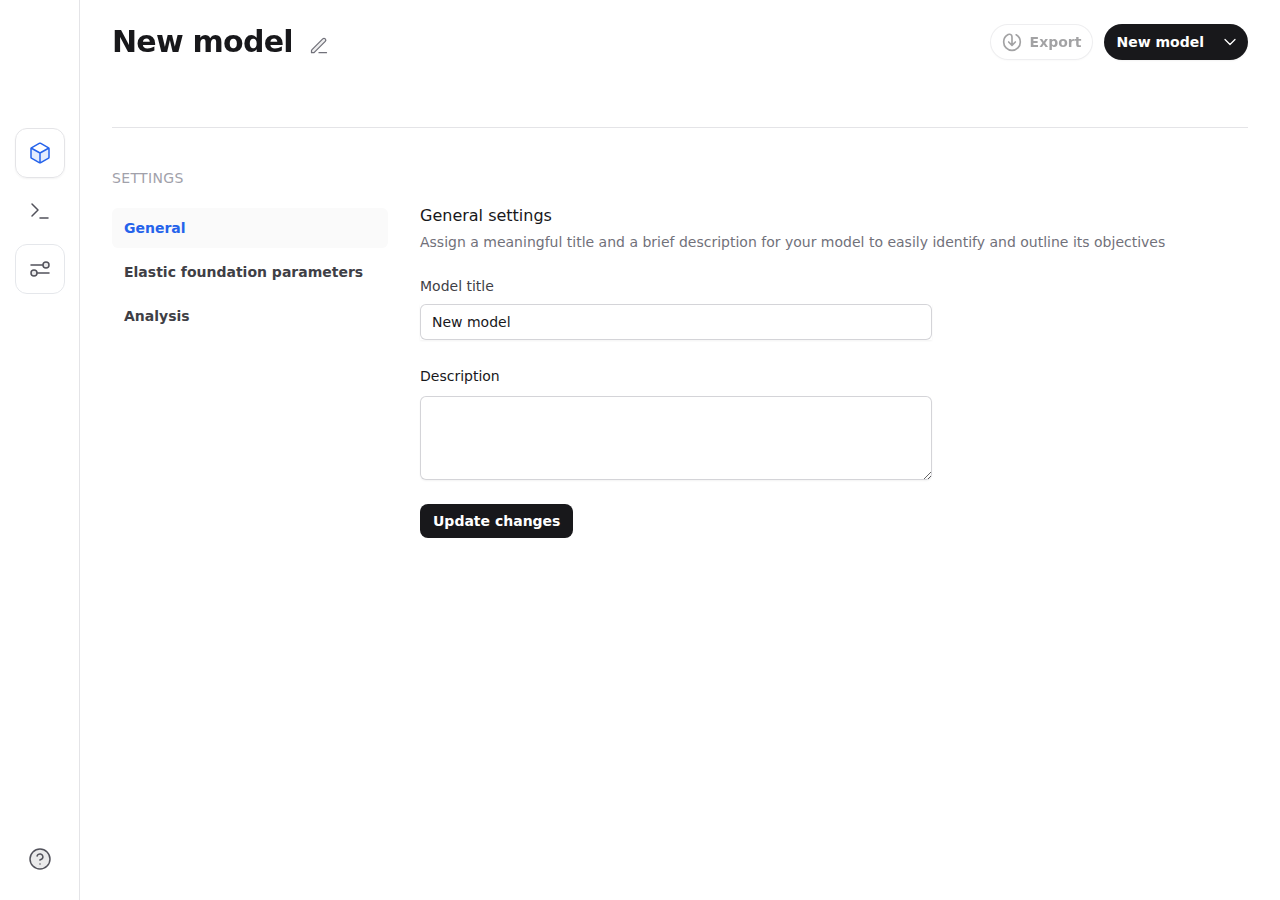
<file: settings/index.html>
<!DOCTYPE html>
<html class="h-full bg-white">
<head><meta charset="utf-8">
<meta name="viewport" content="width=device-width, initial-scale=1">
<link rel="stylesheet" href="https://rsms.me/inter/inter.css"><link rel="preload" as="fetch" crossorigin="anonymous" href="/settings/_payload.json"><link rel="modulepreload" as="script" crossorigin href="/_nuxt/entry.12a0582c.js"><link rel="preload" as="style" href="/_nuxt/entry.0d75bc85.css"><link rel="prefetch" as="script" crossorigin href="/_nuxt/Default.c88563e3.js"><link rel="prefetch" as="script" crossorigin href="/_nuxt/error-404.c177a8f3.js"><link rel="prefetch" as="script" crossorigin href="/_nuxt/error-500.7eee65e7.js"><link rel="stylesheet" href="/_nuxt/entry.0d75bc85.css"><style>/*! tailwindcss v3.3.2 | MIT License | https://tailwindcss.com*/*,:after,:before{border:0 solid #e4e4e7;box-sizing:border-box}:after,:before{--tw-content:""}html{-webkit-text-size-adjust:100%;font-feature-settings:normal;font-family:Inter var,ui-sans-serif,system-ui,-apple-system,BlinkMacSystemFont,Segoe UI,Roboto,Helvetica Neue,Arial,Noto Sans,sans-serif,Apple Color Emoji,Segoe UI Emoji,Segoe UI Symbol,Noto Color Emoji;font-variation-settings:normal;line-height:1.5;-moz-tab-size:4;-o-tab-size:4;tab-size:4}body{line-height:inherit;margin:0}hr{border-top-width:1px;color:inherit;height:0}abbr:where([title]){-webkit-text-decoration:underline dotted;text-decoration:underline dotted}h1,h2,h3,h4,h5,h6{font-size:inherit;font-weight:inherit}a{color:inherit;text-decoration:inherit}b,strong{font-weight:bolder}code,kbd,pre,samp{font-family:ui-monospace,SFMono-Regular,Menlo,Monaco,Consolas,Liberation Mono,Courier New,monospace;font-size:1em}small{font-size:80%}sub,sup{font-size:75%;line-height:0;position:relative;vertical-align:baseline}sub{bottom:-.25em}sup{top:-.5em}table{border-collapse:collapse;border-color:inherit;text-indent:0}button,input,optgroup,select,textarea{color:inherit;font-family:inherit;font-size:100%;font-weight:inherit;line-height:inherit;margin:0;padding:0}button,select{text-transform:none}[type=button],[type=reset],[type=submit],button{-webkit-appearance:button;background-color:transparent;background-image:none}:-moz-focusring{outline:auto}:-moz-ui-invalid{box-shadow:none}progress{vertical-align:baseline}::-webkit-inner-spin-button,::-webkit-outer-spin-button{height:auto}[type=search]{-webkit-appearance:textfield;outline-offset:-2px}::-webkit-search-decoration{-webkit-appearance:none}::-webkit-file-upload-button{-webkit-appearance:button;font:inherit}summary{display:list-item}blockquote,dd,dl,figure,h1,h2,h3,h4,h5,h6,hr,p,pre{margin:0}fieldset{margin:0}fieldset,legend{padding:0}menu,ol,ul{list-style:none;margin:0;padding:0}textarea{resize:vertical}input::-moz-placeholder,textarea::-moz-placeholder{color:#a1a1aa;opacity:1}input::placeholder,textarea::placeholder{color:#a1a1aa;opacity:1}[role=button],button{cursor:pointer}:disabled{cursor:default}audio,canvas,embed,iframe,img,object,svg,video{display:block;vertical-align:middle}img,video{height:auto;max-width:100%}[hidden]{display:none}[multiple],[type=date],[type=datetime-local],[type=email],[type=month],[type=number],[type=password],[type=search],[type=tel],[type=text],[type=time],[type=url],[type=week],select,textarea{--tw-shadow:0 0 #0000;-webkit-appearance:none;-moz-appearance:none;appearance:none;background-color:#fff;border-color:#71717a;border-radius:0;border-width:1px;font-size:1rem;line-height:1.5rem;padding:.5rem .75rem}[multiple]:focus,[type=date]:focus,[type=datetime-local]:focus,[type=email]:focus,[type=month]:focus,[type=number]:focus,[type=password]:focus,[type=search]:focus,[type=tel]:focus,[type=text]:focus,[type=time]:focus,[type=url]:focus,[type=week]:focus,select:focus,textarea:focus{--tw-ring-inset:var(--tw-empty,/*!*/ /*!*/);--tw-ring-offset-width:0px;--tw-ring-offset-color:#fff;--tw-ring-color:#2563eb;--tw-ring-offset-shadow:var(--tw-ring-inset) 0 0 0 var(--tw-ring-offset-width) var(--tw-ring-offset-color);--tw-ring-shadow:var(--tw-ring-inset) 0 0 0 calc(1px + var(--tw-ring-offset-width)) var(--tw-ring-color);border-color:#2563eb;box-shadow:/*!*/ /*!*/ 0 0 0 0 #fff,/*!*/ /*!*/ 0 0 0 1px #2563eb,var(--tw-shadow);box-shadow:var(--tw-ring-offset-shadow),var(--tw-ring-shadow),var(--tw-shadow);outline:2px solid transparent;outline-offset:2px}input::-moz-placeholder,textarea::-moz-placeholder{color:#71717a;opacity:1}input::placeholder,textarea::placeholder{color:#71717a;opacity:1}::-webkit-datetime-edit-fields-wrapper{padding:0}::-webkit-date-and-time-value{min-height:1.5em}::-webkit-datetime-edit,::-webkit-datetime-edit-day-field,::-webkit-datetime-edit-hour-field,::-webkit-datetime-edit-meridiem-field,::-webkit-datetime-edit-millisecond-field,::-webkit-datetime-edit-minute-field,::-webkit-datetime-edit-month-field,::-webkit-datetime-edit-second-field,::-webkit-datetime-edit-year-field{padding-bottom:0;padding-top:0}select{background-image:url("data:image/svg+xml;charset=utf-8,%3Csvg xmlns='http://www.w3.org/2000/svg' fill='none' viewBox='0 0 20 20'%3E%3Cpath stroke='%2371717a' stroke-linecap='round' stroke-linejoin='round' stroke-width='1.5' d='m6 8 4 4 4-4'/%3E%3C/svg%3E");background-position:right .5rem center;background-repeat:no-repeat;background-size:1.5em 1.5em;padding-right:2.5rem;-webkit-print-color-adjust:exact;print-color-adjust:exact}[multiple]{background-image:none;background-position:0 0;background-repeat:unset;background-size:initial;padding-right:.75rem;-webkit-print-color-adjust:unset;print-color-adjust:unset}[type=checkbox],[type=radio]{--tw-shadow:0 0 #0000;-webkit-appearance:none;-moz-appearance:none;appearance:none;background-color:#fff;background-origin:border-box;border-color:#71717a;border-width:1px;color:#2563eb;display:inline-block;flex-shrink:0;height:1rem;padding:0;-webkit-print-color-adjust:exact;print-color-adjust:exact;-webkit-user-select:none;-moz-user-select:none;user-select:none;vertical-align:middle;width:1rem}[type=checkbox]{border-radius:0}[type=radio]{border-radius:100%}[type=checkbox]:focus,[type=radio]:focus{--tw-ring-inset:var(--tw-empty,/*!*/ /*!*/);--tw-ring-offset-width:2px;--tw-ring-offset-color:#fff;--tw-ring-color:#2563eb;--tw-ring-offset-shadow:var(--tw-ring-inset) 0 0 0 var(--tw-ring-offset-width) var(--tw-ring-offset-color);--tw-ring-shadow:var(--tw-ring-inset) 0 0 0 calc(2px + var(--tw-ring-offset-width)) var(--tw-ring-color);box-shadow:/*!*/ /*!*/ 0 0 0 2px #fff,/*!*/ /*!*/ 0 0 0 4px #2563eb,var(--tw-shadow);box-shadow:var(--tw-ring-offset-shadow),var(--tw-ring-shadow),var(--tw-shadow);outline:2px solid transparent;outline-offset:2px}[type=checkbox]:checked,[type=radio]:checked{background-color:currentColor;background-position:50%;background-repeat:no-repeat;background-size:100% 100%;border-color:transparent}[type=checkbox]:checked{background-image:url("data:image/svg+xml;charset=utf-8,%3Csvg xmlns='http://www.w3.org/2000/svg' fill='%23fff' viewBox='0 0 16 16'%3E%3Cpath d='M12.207 4.793a1 1 0 0 1 0 1.414l-5 5a1 1 0 0 1-1.414 0l-2-2a1 1 0 0 1 1.414-1.414L6.5 9.086l4.293-4.293a1 1 0 0 1 1.414 0z'/%3E%3C/svg%3E")}[type=radio]:checked{background-image:url("data:image/svg+xml;charset=utf-8,%3Csvg xmlns='http://www.w3.org/2000/svg' fill='%23fff' viewBox='0 0 16 16'%3E%3Ccircle cx='8' cy='8' r='3'/%3E%3C/svg%3E")}[type=checkbox]:checked:focus,[type=checkbox]:checked:hover,[type=radio]:checked:focus,[type=radio]:checked:hover{background-color:currentColor;border-color:transparent}[type=checkbox]:indeterminate{background-color:currentColor;background-image:url("data:image/svg+xml;charset=utf-8,%3Csvg xmlns='http://www.w3.org/2000/svg' fill='none' viewBox='0 0 16 16'%3E%3Cpath stroke='%23fff' stroke-linecap='round' stroke-linejoin='round' stroke-width='2' d='M4 8h8'/%3E%3C/svg%3E");background-position:50%;background-repeat:no-repeat;background-size:100% 100%;border-color:transparent}[type=checkbox]:indeterminate:focus,[type=checkbox]:indeterminate:hover{background-color:currentColor;border-color:transparent}[type=file]{background:unset;border-color:inherit;border-radius:0;border-width:0;font-size:unset;line-height:inherit;padding:0}[type=file]:focus{outline:1px solid ButtonText;outline:1px auto -webkit-focus-ring-color}*{scrollbar-color:auto;scrollbar-width:auto}html{-webkit-tap-highlight-color:transparent}*,:after,:before{--tw-border-spacing-x:0;--tw-border-spacing-y:0;--tw-translate-x:0;--tw-translate-y:0;--tw-rotate:0;--tw-skew-x:0;--tw-skew-y:0;--tw-scale-x:1;--tw-scale-y:1;--tw-pan-x: ;--tw-pan-y: ;--tw-pinch-zoom: ;--tw-scroll-snap-strictness:proximity;--tw-gradient-from-position: ;--tw-gradient-via-position: ;--tw-gradient-to-position: ;--tw-ordinal: ;--tw-slashed-zero: ;--tw-numeric-figure: ;--tw-numeric-spacing: ;--tw-numeric-fraction: ;--tw-ring-inset: ;--tw-ring-offset-width:0px;--tw-ring-offset-color:#fff;--tw-ring-color:rgba(59,130,246,.5);--tw-ring-offset-shadow:0 0 #0000;--tw-ring-shadow:0 0 #0000;--tw-shadow:0 0 #0000;--tw-shadow-colored:0 0 #0000;--tw-blur: ;--tw-brightness: ;--tw-contrast: ;--tw-grayscale: ;--tw-hue-rotate: ;--tw-invert: ;--tw-saturate: ;--tw-sepia: ;--tw-drop-shadow: ;--tw-backdrop-blur: ;--tw-backdrop-brightness: ;--tw-backdrop-contrast: ;--tw-backdrop-grayscale: ;--tw-backdrop-hue-rotate: ;--tw-backdrop-invert: ;--tw-backdrop-opacity: ;--tw-backdrop-saturate: ;--tw-backdrop-sepia: }::backdrop{--tw-border-spacing-x:0;--tw-border-spacing-y:0;--tw-translate-x:0;--tw-translate-y:0;--tw-rotate:0;--tw-skew-x:0;--tw-skew-y:0;--tw-scale-x:1;--tw-scale-y:1;--tw-pan-x: ;--tw-pan-y: ;--tw-pinch-zoom: ;--tw-scroll-snap-strictness:proximity;--tw-gradient-from-position: ;--tw-gradient-via-position: ;--tw-gradient-to-position: ;--tw-ordinal: ;--tw-slashed-zero: ;--tw-numeric-figure: ;--tw-numeric-spacing: ;--tw-numeric-fraction: ;--tw-ring-inset: ;--tw-ring-offset-width:0px;--tw-ring-offset-color:#fff;--tw-ring-color:rgba(59,130,246,.5);--tw-ring-offset-shadow:0 0 #0000;--tw-ring-shadow:0 0 #0000;--tw-shadow:0 0 #0000;--tw-shadow-colored:0 0 #0000;--tw-blur: ;--tw-brightness: ;--tw-contrast: ;--tw-grayscale: ;--tw-hue-rotate: ;--tw-invert: ;--tw-saturate: ;--tw-sepia: ;--tw-drop-shadow: ;--tw-backdrop-blur: ;--tw-backdrop-brightness: ;--tw-backdrop-contrast: ;--tw-backdrop-grayscale: ;--tw-backdrop-hue-rotate: ;--tw-backdrop-invert: ;--tw-backdrop-opacity: ;--tw-backdrop-saturate: ;--tw-backdrop-sepia: }.container{width:100%}@media (min-width:640px){.container{max-width:640px}}@media (min-width:768px){.container{max-width:768px}}@media (min-width:1024px){.container{max-width:1024px}}@media (min-width:1280px){.container{max-width:1280px}}@media (min-width:1536px){.container{max-width:1536px}}.form-input,.form-multiselect,.form-select,.form-textarea{--tw-shadow:0 0 #0000;-webkit-appearance:none;-moz-appearance:none;appearance:none;background-color:#fff;border-color:#71717a;border-radius:0;border-width:1px;font-size:1rem;line-height:1.5rem;padding:.5rem .75rem}.form-input:focus,.form-multiselect:focus,.form-select:focus,.form-textarea:focus{--tw-ring-inset:var(--tw-empty,/*!*/ /*!*/);--tw-ring-offset-width:0px;--tw-ring-offset-color:#fff;--tw-ring-color:#2563eb;--tw-ring-offset-shadow:var(--tw-ring-inset) 0 0 0 var(--tw-ring-offset-width) var(--tw-ring-offset-color);--tw-ring-shadow:var(--tw-ring-inset) 0 0 0 calc(1px + var(--tw-ring-offset-width)) var(--tw-ring-color);border-color:#2563eb;box-shadow:/*!*/ /*!*/ 0 0 0 0 #fff,/*!*/ /*!*/ 0 0 0 1px #2563eb,var(--tw-shadow);box-shadow:var(--tw-ring-offset-shadow),var(--tw-ring-shadow),var(--tw-shadow);outline:2px solid transparent;outline-offset:2px}.form-input::-moz-placeholder,.form-textarea::-moz-placeholder{color:#71717a;opacity:1}.form-input::placeholder,.form-textarea::placeholder{color:#71717a;opacity:1}.form-input::-webkit-datetime-edit-fields-wrapper{padding:0}.form-input::-webkit-date-and-time-value{min-height:1.5em}.form-input::-webkit-datetime-edit,.form-input::-webkit-datetime-edit-day-field,.form-input::-webkit-datetime-edit-hour-field,.form-input::-webkit-datetime-edit-meridiem-field,.form-input::-webkit-datetime-edit-millisecond-field,.form-input::-webkit-datetime-edit-minute-field,.form-input::-webkit-datetime-edit-month-field,.form-input::-webkit-datetime-edit-second-field,.form-input::-webkit-datetime-edit-year-field{padding-bottom:0;padding-top:0}.form-checkbox,.form-radio{--tw-shadow:0 0 #0000;-webkit-appearance:none;-moz-appearance:none;appearance:none;background-color:#fff;background-origin:border-box;border-color:#71717a;border-width:1px;color:#2563eb;display:inline-block;flex-shrink:0;height:1rem;padding:0;-webkit-print-color-adjust:exact;print-color-adjust:exact;-webkit-user-select:none;-moz-user-select:none;user-select:none;vertical-align:middle;width:1rem}.form-radio{border-radius:100%}.form-checkbox:focus,.form-radio:focus{--tw-ring-inset:var(--tw-empty,/*!*/ /*!*/);--tw-ring-offset-width:2px;--tw-ring-offset-color:#fff;--tw-ring-color:#2563eb;--tw-ring-offset-shadow:var(--tw-ring-inset) 0 0 0 var(--tw-ring-offset-width) var(--tw-ring-offset-color);--tw-ring-shadow:var(--tw-ring-inset) 0 0 0 calc(2px + var(--tw-ring-offset-width)) var(--tw-ring-color);box-shadow:/*!*/ /*!*/ 0 0 0 2px #fff,/*!*/ /*!*/ 0 0 0 4px #2563eb,var(--tw-shadow);box-shadow:var(--tw-ring-offset-shadow),var(--tw-ring-shadow),var(--tw-shadow);outline:2px solid transparent;outline-offset:2px}.form-checkbox:checked,.form-radio:checked{background-color:currentColor;background-position:50%;background-repeat:no-repeat;background-size:100% 100%;border-color:transparent}.form-radio:checked{background-image:url("data:image/svg+xml;charset=utf-8,%3Csvg xmlns='http://www.w3.org/2000/svg' fill='%23fff' viewBox='0 0 16 16'%3E%3Ccircle cx='8' cy='8' r='3'/%3E%3C/svg%3E")}.form-checkbox:checked:focus,.form-checkbox:checked:hover,.form-radio:checked:focus,.form-radio:checked:hover{background-color:currentColor;border-color:transparent}.prose{color:var(--tw-prose-body);max-width:65ch}.prose :where(p):not(:where([class~=not-prose],[class~=not-prose] *)){margin-bottom:1.25em;margin-top:1.25em}.prose :where([class~=lead]):not(:where([class~=not-prose],[class~=not-prose] *)){color:var(--tw-prose-lead);font-size:1.25em;line-height:1.6;margin-bottom:1.2em;margin-top:1.2em}.prose :where(a):not(:where([class~=not-prose],[class~=not-prose] *)){color:var(--tw-prose-links);font-weight:500;text-decoration:underline}.prose :where(strong):not(:where([class~=not-prose],[class~=not-prose] *)){color:var(--tw-prose-bold);font-weight:600}.prose :where(a strong):not(:where([class~=not-prose],[class~=not-prose] *)){color:inherit}.prose :where(blockquote strong):not(:where([class~=not-prose],[class~=not-prose] *)){color:inherit}.prose :where(thead th strong):not(:where([class~=not-prose],[class~=not-prose] *)){color:inherit}.prose :where(ol):not(:where([class~=not-prose],[class~=not-prose] *)){list-style-type:decimal;margin-bottom:1.25em;margin-top:1.25em;padding-left:1.625em}.prose :where(ol[type=A]):not(:where([class~=not-prose],[class~=not-prose] *)){list-style-type:upper-alpha}.prose :where(ol[type=a]):not(:where([class~=not-prose],[class~=not-prose] *)){list-style-type:lower-alpha}.prose :where(ol[type=A s]):not(:where([class~=not-prose],[class~=not-prose] *)){list-style-type:upper-alpha}.prose :where(ol[type=a s]):not(:where([class~=not-prose],[class~=not-prose] *)){list-style-type:lower-alpha}.prose :where(ol[type=I]):not(:where([class~=not-prose],[class~=not-prose] *)){list-style-type:upper-roman}.prose :where(ol[type=i]):not(:where([class~=not-prose],[class~=not-prose] *)){list-style-type:lower-roman}.prose :where(ol[type=I s]):not(:where([class~=not-prose],[class~=not-prose] *)){list-style-type:upper-roman}.prose :where(ol[type=i s]):not(:where([class~=not-prose],[class~=not-prose] *)){list-style-type:lower-roman}.prose :where(ol[type="1"]):not(:where([class~=not-prose],[class~=not-prose] *)){list-style-type:decimal}.prose :where(ul):not(:where([class~=not-prose],[class~=not-prose] *)){list-style-type:disc;margin-bottom:1.25em;margin-top:1.25em;padding-left:1.625em}.prose :where(ol>li):not(:where([class~=not-prose],[class~=not-prose] *))::marker{color:var(--tw-prose-counters);font-weight:400}.prose :where(ul>li):not(:where([class~=not-prose],[class~=not-prose] *))::marker{color:var(--tw-prose-bullets)}.prose :where(dt):not(:where([class~=not-prose],[class~=not-prose] *)){color:var(--tw-prose-headings);font-weight:600;margin-top:1.25em}.prose :where(hr):not(:where([class~=not-prose],[class~=not-prose] *)){border-color:var(--tw-prose-hr);border-top-width:1px;margin-bottom:3em;margin-top:3em}.prose :where(blockquote):not(:where([class~=not-prose],[class~=not-prose] *)){border-left-color:var(--tw-prose-quote-borders);border-left-width:.25rem;color:var(--tw-prose-quotes);font-style:italic;font-weight:500;margin-bottom:1.6em;margin-top:1.6em;padding-left:1em;quotes:"\201C""\201D""\2018""\2019"}.prose :where(blockquote p:first-of-type):not(:where([class~=not-prose],[class~=not-prose] *)):before{content:open-quote}.prose :where(blockquote p:last-of-type):not(:where([class~=not-prose],[class~=not-prose] *)):after{content:close-quote}.prose :where(h1):not(:where([class~=not-prose],[class~=not-prose] *)){color:var(--tw-prose-headings);font-size:2.25em;font-weight:800;line-height:1.1111111;margin-bottom:.8888889em;margin-top:0}.prose :where(h1 strong):not(:where([class~=not-prose],[class~=not-prose] *)){color:inherit;font-weight:900}.prose :where(h2):not(:where([class~=not-prose],[class~=not-prose] *)){color:var(--tw-prose-headings);font-size:1.5em;font-weight:700;line-height:1.3333333;margin-bottom:1em;margin-top:2em}.prose :where(h2 strong):not(:where([class~=not-prose],[class~=not-prose] *)){color:inherit;font-weight:800}.prose :where(h3):not(:where([class~=not-prose],[class~=not-prose] *)){color:var(--tw-prose-headings);font-size:1.25em;font-weight:600;line-height:1.6;margin-bottom:.6em;margin-top:1.6em}.prose :where(h3 strong):not(:where([class~=not-prose],[class~=not-prose] *)){color:inherit;font-weight:700}.prose :where(h4):not(:where([class~=not-prose],[class~=not-prose] *)){color:var(--tw-prose-headings);font-weight:600;line-height:1.5;margin-bottom:.5em;margin-top:1.5em}.prose :where(h4 strong):not(:where([class~=not-prose],[class~=not-prose] *)){color:inherit;font-weight:700}.prose :where(img):not(:where([class~=not-prose],[class~=not-prose] *)){margin-bottom:2em;margin-top:2em}.prose :where(picture):not(:where([class~=not-prose],[class~=not-prose] *)){display:block;margin-bottom:2em;margin-top:2em}.prose :where(kbd):not(:where([class~=not-prose],[class~=not-prose] *)){border-radius:.3125rem;box-shadow:0 0 0 1px rgb(var(--tw-prose-kbd-shadows)/10%),0 3px 0 rgb(var(--tw-prose-kbd-shadows)/10%);color:var(--tw-prose-kbd);font-family:inherit;font-size:.875em;font-weight:500;padding:.1875em .375em}.prose :where(code):not(:where([class~=not-prose],[class~=not-prose] *)){color:var(--tw-prose-code);font-size:.875em;font-weight:600}.prose :where(code):not(:where([class~=not-prose],[class~=not-prose] *)):before{content:"`"}.prose :where(code):not(:where([class~=not-prose],[class~=not-prose] *)):after{content:"`"}.prose :where(a code):not(:where([class~=not-prose],[class~=not-prose] *)){color:inherit}.prose :where(h1 code):not(:where([class~=not-prose],[class~=not-prose] *)){color:inherit}.prose :where(h2 code):not(:where([class~=not-prose],[class~=not-prose] *)){color:inherit;font-size:.875em}.prose :where(h3 code):not(:where([class~=not-prose],[class~=not-prose] *)){color:inherit;font-size:.9em}.prose :where(h4 code):not(:where([class~=not-prose],[class~=not-prose] *)){color:inherit}.prose :where(blockquote code):not(:where([class~=not-prose],[class~=not-prose] *)){color:inherit}.prose :where(thead th code):not(:where([class~=not-prose],[class~=not-prose] *)){color:inherit}.prose :where(pre):not(:where([class~=not-prose],[class~=not-prose] *)){background-color:var(--tw-prose-pre-bg);border-radius:.375rem;color:var(--tw-prose-pre-code);font-size:.875em;font-weight:400;line-height:1.7142857;margin-bottom:1.7142857em;margin-top:1.7142857em;overflow-x:auto;padding:.8571429em 1.1428571em}.prose :where(pre code):not(:where([class~=not-prose],[class~=not-prose] *)){background-color:transparent;border-radius:0;border-width:0;color:inherit;font-family:inherit;font-size:inherit;font-weight:inherit;line-height:inherit;padding:0}.prose :where(pre code):not(:where([class~=not-prose],[class~=not-prose] *)):before{content:none}.prose :where(pre code):not(:where([class~=not-prose],[class~=not-prose] *)):after{content:none}.prose :where(table):not(:where([class~=not-prose],[class~=not-prose] *)){font-size:.875em;line-height:1.7142857;margin-bottom:2em;margin-top:2em;table-layout:auto;text-align:left;width:100%}.prose :where(thead):not(:where([class~=not-prose],[class~=not-prose] *)){border-bottom-color:var(--tw-prose-th-borders);border-bottom-width:1px}.prose :where(thead th):not(:where([class~=not-prose],[class~=not-prose] *)){color:var(--tw-prose-headings);font-weight:600;padding-bottom:.5714286em;padding-left:.5714286em;padding-right:.5714286em;vertical-align:bottom}.prose :where(tbody tr):not(:where([class~=not-prose],[class~=not-prose] *)){border-bottom-color:var(--tw-prose-td-borders);border-bottom-width:1px}.prose :where(tbody tr:last-child):not(:where([class~=not-prose],[class~=not-prose] *)){border-bottom-width:0}.prose :where(tbody td):not(:where([class~=not-prose],[class~=not-prose] *)){vertical-align:baseline}.prose :where(tfoot):not(:where([class~=not-prose],[class~=not-prose] *)){border-top-color:var(--tw-prose-th-borders);border-top-width:1px}.prose :where(tfoot td):not(:where([class~=not-prose],[class~=not-prose] *)){vertical-align:top}.prose :where(figure>*):not(:where([class~=not-prose],[class~=not-prose] *)){margin-bottom:0;margin-top:0}.prose :where(figcaption):not(:where([class~=not-prose],[class~=not-prose] *)){color:var(--tw-prose-captions);font-size:.875em;line-height:1.4285714;margin-top:.8571429em}.prose{--tw-prose-body:#374151;--tw-prose-headings:#111827;--tw-prose-lead:#4b5563;--tw-prose-links:#111827;--tw-prose-bold:#111827;--tw-prose-counters:#6b7280;--tw-prose-bullets:#d1d5db;--tw-prose-hr:#e5e7eb;--tw-prose-quotes:#111827;--tw-prose-quote-borders:#e5e7eb;--tw-prose-captions:#6b7280;--tw-prose-kbd:#111827;--tw-prose-kbd-shadows:17 24 39;--tw-prose-code:#111827;--tw-prose-pre-code:#e5e7eb;--tw-prose-pre-bg:#1f2937;--tw-prose-th-borders:#d1d5db;--tw-prose-td-borders:#e5e7eb;--tw-prose-invert-body:#d1d5db;--tw-prose-invert-headings:#fff;--tw-prose-invert-lead:#9ca3af;--tw-prose-invert-links:#fff;--tw-prose-invert-bold:#fff;--tw-prose-invert-counters:#9ca3af;--tw-prose-invert-bullets:#4b5563;--tw-prose-invert-hr:#374151;--tw-prose-invert-quotes:#f3f4f6;--tw-prose-invert-quote-borders:#374151;--tw-prose-invert-captions:#9ca3af;--tw-prose-invert-kbd:#fff;--tw-prose-invert-kbd-shadows:255 255 255;--tw-prose-invert-code:#fff;--tw-prose-invert-pre-code:#d1d5db;--tw-prose-invert-pre-bg:rgba(0,0,0,.5);--tw-prose-invert-th-borders:#4b5563;--tw-prose-invert-td-borders:#374151;font-size:1rem;line-height:1.75}.prose :where(picture>img):not(:where([class~=not-prose],[class~=not-prose] *)){margin-bottom:0;margin-top:0}.prose :where(video):not(:where([class~=not-prose],[class~=not-prose] *)){margin-bottom:2em;margin-top:2em}.prose :where(li):not(:where([class~=not-prose],[class~=not-prose] *)){margin-bottom:.5em;margin-top:.5em}.prose :where(ol>li):not(:where([class~=not-prose],[class~=not-prose] *)){padding-left:.375em}.prose :where(ul>li):not(:where([class~=not-prose],[class~=not-prose] *)){padding-left:.375em}.prose :where(.prose>ul>li p):not(:where([class~=not-prose],[class~=not-prose] *)){margin-bottom:.75em;margin-top:.75em}.prose :where(.prose>ul>li>:first-child):not(:where([class~=not-prose],[class~=not-prose] *)){margin-top:1.25em}.prose :where(.prose>ul>li>:last-child):not(:where([class~=not-prose],[class~=not-prose] *)){margin-bottom:1.25em}.prose :where(.prose>ol>li>:first-child):not(:where([class~=not-prose],[class~=not-prose] *)){margin-top:1.25em}.prose :where(.prose>ol>li>:last-child):not(:where([class~=not-prose],[class~=not-prose] *)){margin-bottom:1.25em}.prose :where(ul ul,ul ol,ol ul,ol ol):not(:where([class~=not-prose],[class~=not-prose] *)){margin-bottom:.75em;margin-top:.75em}.prose :where(dl):not(:where([class~=not-prose],[class~=not-prose] *)){margin-bottom:1.25em;margin-top:1.25em}.prose :where(dd):not(:where([class~=not-prose],[class~=not-prose] *)){margin-top:.5em;padding-left:1.625em}.prose :where(hr+*):not(:where([class~=not-prose],[class~=not-prose] *)){margin-top:0}.prose :where(h2+*):not(:where([class~=not-prose],[class~=not-prose] *)){margin-top:0}.prose :where(h3+*):not(:where([class~=not-prose],[class~=not-prose] *)){margin-top:0}.prose :where(h4+*):not(:where([class~=not-prose],[class~=not-prose] *)){margin-top:0}.prose :where(thead th:first-child):not(:where([class~=not-prose],[class~=not-prose] *)){padding-left:0}.prose :where(thead th:last-child):not(:where([class~=not-prose],[class~=not-prose] *)){padding-right:0}.prose :where(tbody td,tfoot td):not(:where([class~=not-prose],[class~=not-prose] *)){padding:.5714286em}.prose :where(tbody td:first-child,tfoot td:first-child):not(:where([class~=not-prose],[class~=not-prose] *)){padding-left:0}.prose :where(tbody td:last-child,tfoot td:last-child):not(:where([class~=not-prose],[class~=not-prose] *)){padding-right:0}.prose :where(figure):not(:where([class~=not-prose],[class~=not-prose] *)){margin-bottom:2em;margin-top:2em}.prose :where(.prose>:first-child):not(:where([class~=not-prose],[class~=not-prose] *)){margin-top:0}.prose :where(.prose>:last-child):not(:where([class~=not-prose],[class~=not-prose] *)){margin-bottom:0}.prose-sm{font-size:.875rem;line-height:1.7142857}.prose-sm :where(p):not(:where([class~=not-prose],[class~=not-prose] *)){margin-bottom:1.1428571em;margin-top:1.1428571em}.prose-sm :where([class~=lead]):not(:where([class~=not-prose],[class~=not-prose] *)){font-size:1.2857143em;line-height:1.5555556;margin-bottom:.8888889em;margin-top:.8888889em}.prose-sm :where(blockquote):not(:where([class~=not-prose],[class~=not-prose] *)){margin-bottom:1.3333333em;margin-top:1.3333333em;padding-left:1.1111111em}.prose-sm :where(h1):not(:where([class~=not-prose],[class~=not-prose] *)){font-size:2.1428571em;line-height:1.2;margin-bottom:.8em;margin-top:0}.prose-sm :where(h2):not(:where([class~=not-prose],[class~=not-prose] *)){font-size:1.4285714em;line-height:1.4;margin-bottom:.8em;margin-top:1.6em}.prose-sm :where(h3):not(:where([class~=not-prose],[class~=not-prose] *)){font-size:1.2857143em;line-height:1.5555556;margin-bottom:.4444444em;margin-top:1.5555556em}.prose-sm :where(h4):not(:where([class~=not-prose],[class~=not-prose] *)){line-height:1.4285714;margin-bottom:.5714286em;margin-top:1.4285714em}.prose-sm :where(img):not(:where([class~=not-prose],[class~=not-prose] *)){margin-bottom:1.7142857em;margin-top:1.7142857em}.prose-sm :where(picture):not(:where([class~=not-prose],[class~=not-prose] *)){margin-bottom:1.7142857em;margin-top:1.7142857em}.prose-sm :where(picture>img):not(:where([class~=not-prose],[class~=not-prose] *)){margin-bottom:0;margin-top:0}.prose-sm :where(video):not(:where([class~=not-prose],[class~=not-prose] *)){margin-bottom:1.7142857em;margin-top:1.7142857em}.prose-sm :where(kbd):not(:where([class~=not-prose],[class~=not-prose] *)){border-radius:.3125rem;font-size:.8571429em;padding:.1428571em .3571429em}.prose-sm :where(code):not(:where([class~=not-prose],[class~=not-prose] *)){font-size:.8571429em}.prose-sm :where(h2 code):not(:where([class~=not-prose],[class~=not-prose] *)){font-size:.9em}.prose-sm :where(h3 code):not(:where([class~=not-prose],[class~=not-prose] *)){font-size:.8888889em}.prose-sm :where(pre):not(:where([class~=not-prose],[class~=not-prose] *)){border-radius:.25rem;font-size:.8571429em;line-height:1.6666667;margin-bottom:1.6666667em;margin-top:1.6666667em;padding:.6666667em 1em}.prose-sm :where(ol):not(:where([class~=not-prose],[class~=not-prose] *)){margin-bottom:1.1428571em;margin-top:1.1428571em;padding-left:1.5714286em}.prose-sm :where(ul):not(:where([class~=not-prose],[class~=not-prose] *)){margin-bottom:1.1428571em;margin-top:1.1428571em;padding-left:1.5714286em}.prose-sm :where(li):not(:where([class~=not-prose],[class~=not-prose] *)){margin-bottom:.2857143em;margin-top:.2857143em}.prose-sm :where(ol>li):not(:where([class~=not-prose],[class~=not-prose] *)){padding-left:.4285714em}.prose-sm :where(ul>li):not(:where([class~=not-prose],[class~=not-prose] *)){padding-left:.4285714em}.prose-sm :where(.prose-sm>ul>li p):not(:where([class~=not-prose],[class~=not-prose] *)){margin-bottom:.5714286em;margin-top:.5714286em}.prose-sm :where(.prose-sm>ul>li>:first-child):not(:where([class~=not-prose],[class~=not-prose] *)){margin-top:1.1428571em}.prose-sm :where(.prose-sm>ul>li>:last-child):not(:where([class~=not-prose],[class~=not-prose] *)){margin-bottom:1.1428571em}.prose-sm :where(.prose-sm>ol>li>:first-child):not(:where([class~=not-prose],[class~=not-prose] *)){margin-top:1.1428571em}.prose-sm :where(.prose-sm>ol>li>:last-child):not(:where([class~=not-prose],[class~=not-prose] *)){margin-bottom:1.1428571em}.prose-sm :where(ul ul,ul ol,ol ul,ol ol):not(:where([class~=not-prose],[class~=not-prose] *)){margin-bottom:.5714286em;margin-top:.5714286em}.prose-sm :where(dl):not(:where([class~=not-prose],[class~=not-prose] *)){margin-bottom:1.1428571em;margin-top:1.1428571em}.prose-sm :where(dt):not(:where([class~=not-prose],[class~=not-prose] *)){margin-top:1.1428571em}.prose-sm :where(dd):not(:where([class~=not-prose],[class~=not-prose] *)){margin-top:.2857143em;padding-left:1.5714286em}.prose-sm :where(hr):not(:where([class~=not-prose],[class~=not-prose] *)){margin-bottom:2.8571429em;margin-top:2.8571429em}.prose-sm :where(hr+*):not(:where([class~=not-prose],[class~=not-prose] *)){margin-top:0}.prose-sm :where(h2+*):not(:where([class~=not-prose],[class~=not-prose] *)){margin-top:0}.prose-sm :where(h3+*):not(:where([class~=not-prose],[class~=not-prose] *)){margin-top:0}.prose-sm :where(h4+*):not(:where([class~=not-prose],[class~=not-prose] *)){margin-top:0}.prose-sm :where(table):not(:where([class~=not-prose],[class~=not-prose] *)){font-size:.8571429em;line-height:1.5}.prose-sm :where(thead th):not(:where([class~=not-prose],[class~=not-prose] *)){padding-bottom:.6666667em;padding-left:1em;padding-right:1em}.prose-sm :where(thead th:first-child):not(:where([class~=not-prose],[class~=not-prose] *)){padding-left:0}.prose-sm :where(thead th:last-child):not(:where([class~=not-prose],[class~=not-prose] *)){padding-right:0}.prose-sm :where(tbody td,tfoot td):not(:where([class~=not-prose],[class~=not-prose] *)){padding:.6666667em 1em}.prose-sm :where(tbody td:first-child,tfoot td:first-child):not(:where([class~=not-prose],[class~=not-prose] *)){padding-left:0}.prose-sm :where(tbody td:last-child,tfoot td:last-child):not(:where([class~=not-prose],[class~=not-prose] *)){padding-right:0}.prose-sm :where(figure):not(:where([class~=not-prose],[class~=not-prose] *)){margin-bottom:1.7142857em;margin-top:1.7142857em}.prose-sm :where(figure>*):not(:where([class~=not-prose],[class~=not-prose] *)){margin-bottom:0;margin-top:0}.prose-sm :where(figcaption):not(:where([class~=not-prose],[class~=not-prose] *)){font-size:.8571429em;line-height:1.3333333;margin-top:.6666667em}.prose-sm :where(.prose-sm>:first-child):not(:where([class~=not-prose],[class~=not-prose] *)){margin-top:0}.prose-sm :where(.prose-sm>:last-child):not(:where([class~=not-prose],[class~=not-prose] *)){margin-bottom:0}.prose-slate{--tw-prose-body:#334155;--tw-prose-headings:#0f172a;--tw-prose-lead:#475569;--tw-prose-links:#0f172a;--tw-prose-bold:#0f172a;--tw-prose-counters:#64748b;--tw-prose-bullets:#cbd5e1;--tw-prose-hr:#e2e8f0;--tw-prose-quotes:#0f172a;--tw-prose-quote-borders:#e2e8f0;--tw-prose-captions:#64748b;--tw-prose-kbd:#0f172a;--tw-prose-kbd-shadows:15 23 42;--tw-prose-code:#0f172a;--tw-prose-pre-code:#e2e8f0;--tw-prose-pre-bg:#1e293b;--tw-prose-th-borders:#cbd5e1;--tw-prose-td-borders:#e2e8f0;--tw-prose-invert-body:#cbd5e1;--tw-prose-invert-headings:#fff;--tw-prose-invert-lead:#94a3b8;--tw-prose-invert-links:#fff;--tw-prose-invert-bold:#fff;--tw-prose-invert-counters:#94a3b8;--tw-prose-invert-bullets:#475569;--tw-prose-invert-hr:#334155;--tw-prose-invert-quotes:#f1f5f9;--tw-prose-invert-quote-borders:#334155;--tw-prose-invert-captions:#94a3b8;--tw-prose-invert-kbd:#fff;--tw-prose-invert-kbd-shadows:255 255 255;--tw-prose-invert-code:#fff;--tw-prose-invert-pre-code:#cbd5e1;--tw-prose-invert-pre-bg:rgba(0,0,0,.5);--tw-prose-invert-th-borders:#475569;--tw-prose-invert-td-borders:#334155}.sr-only{clip:rect(0,0,0,0);border-width:0;height:1px;margin:-1px;overflow:hidden;padding:0;position:absolute;white-space:nowrap;width:1px}.pointer-events-none{pointer-events:none}.visible{visibility:visible}.invisible{visibility:hidden}.static{position:static}.fixed{position:fixed}.absolute{position:absolute}.relative{position:relative}.sticky{position:sticky}.inset-0{inset:0}.inset-x-0{left:0;right:0}.inset-y-0{bottom:0;top:0}.-right-4{right:-1rem}.-top-20{top:-5rem}.-top-\[53px\]{top:-53px}.bottom-0{bottom:0}.bottom-16{bottom:4rem}.left-0{left:0}.left-5{left:1.25rem}.left-full{left:100%}.right-0{right:0}.right-16{right:4rem}.right-6{right:1.5rem}.right-full{right:100%}.top-0{top:0}.top-4{top:1rem}.top-\[0\.25rem\]{top:.25rem}.isolate{isolation:isolate}.z-0{z-index:0}.z-10{z-index:10}.z-40{z-index:40}.z-50{z-index:50}.order-1{order:1}.col-span-full{grid-column:1/-1}.row-start-2{grid-row-start:2}.-mx-1{margin-left:-.25rem;margin-right:-.25rem}.-mx-1\.5{margin-left:-.375rem;margin-right:-.375rem}.-mx-2{margin-left:-.5rem;margin-right:-.5rem}.-mx-4{margin-left:-1rem;margin-right:-1rem}.-my-1{margin-bottom:-.25rem;margin-top:-.25rem}.-my-1\.5{margin-bottom:-.375rem;margin-top:-.375rem}.-my-2{margin-bottom:-.5rem;margin-top:-.5rem}.mx-auto{margin-left:auto;margin-right:auto}.my-0{margin-bottom:0;margin-top:0}.my-6{margin-bottom:1.5rem;margin-top:1.5rem}.my-8{margin-bottom:2rem;margin-top:2rem}.-mb-7{margin-bottom:-1.75rem}.-mb-px{margin-bottom:-1px}.-ml-2{margin-left:-.5rem}.-ml-2\.5{margin-left:-.625rem}.-ml-4{margin-left:-1rem}.-ml-\[5px\]{margin-left:-5px}.-ml-px{margin-left:-1px}.-mr-1{margin-right:-.25rem}.-mt-1{margin-top:-.25rem}.-mt-1\.5{margin-top:-.375rem}.-mt-4{margin-top:-1rem}.-mt-8{margin-top:-2rem}.-mt-\[20px\]{margin-top:-20px}.mb-2{margin-bottom:.5rem}.mb-4{margin-bottom:1rem}.mb-6{margin-bottom:1.5rem}.ml-0{margin-left:0}.ml-1{margin-left:.25rem}.ml-2{margin-left:.5rem}.ml-2\.5{margin-left:.625rem}.ml-3{margin-left:.75rem}.ml-4{margin-left:1rem}.ml-auto{margin-left:auto}.mr-1{margin-right:.25rem}.mr-1\.5{margin-right:.375rem}.mr-2{margin-right:.5rem}.mr-3{margin-right:.75rem}.mr-4{margin-right:1rem}.mr-6{margin-right:1.5rem}.mr-8{margin-right:2rem}.mt-0{margin-top:0}.mt-0\.5{margin-top:.125rem}.mt-1{margin-top:.25rem}.mt-1\.5{margin-top:.375rem}.mt-2{margin-top:.5rem}.mt-3{margin-top:.75rem}.mt-4{margin-top:1rem}.mt-5{margin-top:1.25rem}.mt-6{margin-top:1.5rem}.mt-8{margin-top:2rem}.line-clamp-2{-webkit-box-orient:vertical;-webkit-line-clamp:2;display:-webkit-box;overflow:hidden}.block{display:block}.inline-block{display:inline-block}.inline{display:inline}.flex{display:flex}.inline-flex{display:inline-flex}.table{display:table}.grid{display:grid}.hidden{display:none}.h-1{height:.25rem}.h-1\.5{height:.375rem}.h-10{height:2.5rem}.h-12{height:3rem}.h-14{height:3.5rem}.h-16{height:4rem}.h-2{height:.5rem}.h-3{height:.75rem}.h-3\.5{height:.875rem}.h-32{height:8rem}.h-4{height:1rem}.h-5{height:1.25rem}.h-6{height:1.5rem}.h-8{height:2rem}.h-\[500px\]{height:500px}.h-\[calc\(100vh-187px\)\]{height:calc(100vh - 187px)}.h-\[calc\(100vh-231px\)\]{height:calc(100vh - 231px)}.h-\[calc\(100vh-327px\)\]{height:calc(100vh - 327px)}.h-full{height:100%}.h-screen{height:100vh}.max-h-24{max-height:6rem}.max-h-\[410px\]{max-height:410px}.max-h-full{max-height:100%}.min-h-full{min-height:100%}.min-h-screen{min-height:100vh}.w-0{width:0}.w-1{width:.25rem}.w-1\.5{width:.375rem}.w-10{width:2.5rem}.w-14{width:3.5rem}.w-20{width:5rem}.w-3{width:.75rem}.w-3\.5{width:.875rem}.w-3\/4{width:75%}.w-4{width:1rem}.w-5{width:1.25rem}.w-52{width:13rem}.w-56{width:14rem}.w-6{width:1.5rem}.w-8{width:2rem}.w-96{width:24rem}.w-\[calc\(100\+4px\)\]{width:calc(100 + 4px)}.w-auto{width:auto}.w-full{width:100%}.w-screen{width:100vw}.min-w-0{min-width:0}.min-w-full{min-width:100%}.max-w-2xl{max-width:42rem}.max-w-4xl{max-width:56rem}.max-w-7xl{max-width:80rem}.max-w-lg{max-width:32rem}.max-w-md{max-width:28rem}.max-w-min{max-width:-moz-min-content;max-width:min-content}.max-w-xl{max-width:36rem}.flex-1{flex:1 1 0%}.flex-auto{flex:1 1 auto}.flex-none{flex:none}.flex-shrink-0{flex-shrink:0}.shrink{flex-shrink:1}.shrink-0{flex-shrink:0}.origin-top-right{transform-origin:top right}.translate-x-0{--tw-translate-x:0px;transform:translateY(var(--tw-translate-y)) rotate(var(--tw-rotate)) skewX(var(--tw-skew-x)) skewY(var(--tw-skew-y)) scaleX(var(--tw-scale-x)) scaleY(var(--tw-scale-y));transform:translate(var(--tw-translate-x),var(--tw-translate-y)) rotate(var(--tw-rotate)) skewX(var(--tw-skew-x)) skewY(var(--tw-skew-y)) scaleX(var(--tw-scale-x)) scaleY(var(--tw-scale-y))}.translate-x-3{--tw-translate-x:0.75rem;transform:translate(.75rem,var(--tw-translate-y)) rotate(var(--tw-rotate)) skewX(var(--tw-skew-x)) skewY(var(--tw-skew-y)) scaleX(var(--tw-scale-x)) scaleY(var(--tw-scale-y));transform:translate(var(--tw-translate-x),var(--tw-translate-y)) rotate(var(--tw-rotate)) skewX(var(--tw-skew-x)) skewY(var(--tw-skew-y)) scaleX(var(--tw-scale-x)) scaleY(var(--tw-scale-y))}.translate-x-3\.5{--tw-translate-x:0.875rem;transform:translate(.875rem,var(--tw-translate-y)) rotate(var(--tw-rotate)) skewX(var(--tw-skew-x)) skewY(var(--tw-skew-y)) scaleX(var(--tw-scale-x)) scaleY(var(--tw-scale-y));transform:translate(var(--tw-translate-x),var(--tw-translate-y)) rotate(var(--tw-rotate)) skewX(var(--tw-skew-x)) skewY(var(--tw-skew-y)) scaleX(var(--tw-scale-x)) scaleY(var(--tw-scale-y))}.translate-y-0{--tw-translate-y:0px;transform:translate(var(--tw-translate-x)) rotate(var(--tw-rotate)) skewX(var(--tw-skew-x)) skewY(var(--tw-skew-y)) scaleX(var(--tw-scale-x)) scaleY(var(--tw-scale-y));transform:translate(var(--tw-translate-x),var(--tw-translate-y)) rotate(var(--tw-rotate)) skewX(var(--tw-skew-x)) skewY(var(--tw-skew-y)) scaleX(var(--tw-scale-x)) scaleY(var(--tw-scale-y))}.translate-y-1{--tw-translate-y:0.25rem;transform:translate(var(--tw-translate-x),.25rem) rotate(var(--tw-rotate)) skewX(var(--tw-skew-x)) skewY(var(--tw-skew-y)) scaleX(var(--tw-scale-x)) scaleY(var(--tw-scale-y));transform:translate(var(--tw-translate-x),var(--tw-translate-y)) rotate(var(--tw-rotate)) skewX(var(--tw-skew-x)) skewY(var(--tw-skew-y)) scaleX(var(--tw-scale-x)) scaleY(var(--tw-scale-y))}.translate-y-12{--tw-translate-y:3rem;transform:translate(var(--tw-translate-x),3rem) rotate(var(--tw-rotate)) skewX(var(--tw-skew-x)) skewY(var(--tw-skew-y)) scaleX(var(--tw-scale-x)) scaleY(var(--tw-scale-y));transform:translate(var(--tw-translate-x),var(--tw-translate-y)) rotate(var(--tw-rotate)) skewX(var(--tw-skew-x)) skewY(var(--tw-skew-y)) scaleX(var(--tw-scale-x)) scaleY(var(--tw-scale-y))}.translate-y-4{--tw-translate-y:1rem;transform:translate(var(--tw-translate-x),1rem) rotate(var(--tw-rotate)) skewX(var(--tw-skew-x)) skewY(var(--tw-skew-y)) scaleX(var(--tw-scale-x)) scaleY(var(--tw-scale-y));transform:translate(var(--tw-translate-x),var(--tw-translate-y)) rotate(var(--tw-rotate)) skewX(var(--tw-skew-x)) skewY(var(--tw-skew-y)) scaleX(var(--tw-scale-x)) scaleY(var(--tw-scale-y))}.-rotate-90{--tw-rotate:-90deg;transform:translate(var(--tw-translate-x),var(--tw-translate-y)) rotate(-90deg) skewX(var(--tw-skew-x)) skewY(var(--tw-skew-y)) scaleX(var(--tw-scale-x)) scaleY(var(--tw-scale-y));transform:translate(var(--tw-translate-x),var(--tw-translate-y)) rotate(var(--tw-rotate)) skewX(var(--tw-skew-x)) skewY(var(--tw-skew-y)) scaleX(var(--tw-scale-x)) scaleY(var(--tw-scale-y))}.rotate-90{--tw-rotate:90deg;transform:translate(var(--tw-translate-x),var(--tw-translate-y)) rotate(90deg) skewX(var(--tw-skew-x)) skewY(var(--tw-skew-y)) scaleX(var(--tw-scale-x)) scaleY(var(--tw-scale-y));transform:translate(var(--tw-translate-x),var(--tw-translate-y)) rotate(var(--tw-rotate)) skewX(var(--tw-skew-x)) skewY(var(--tw-skew-y)) scaleX(var(--tw-scale-x)) scaleY(var(--tw-scale-y))}.rotate-\[-4deg\]{--tw-rotate:-4deg;transform:translate(var(--tw-translate-x),var(--tw-translate-y)) rotate(-4deg) skewX(var(--tw-skew-x)) skewY(var(--tw-skew-y)) scaleX(var(--tw-scale-x)) scaleY(var(--tw-scale-y));transform:translate(var(--tw-translate-x),var(--tw-translate-y)) rotate(var(--tw-rotate)) skewX(var(--tw-skew-x)) skewY(var(--tw-skew-y)) scaleX(var(--tw-scale-x)) scaleY(var(--tw-scale-y))}.scale-100{--tw-scale-x:1;--tw-scale-y:1;transform:translate(var(--tw-translate-x),var(--tw-translate-y)) rotate(var(--tw-rotate)) skewX(var(--tw-skew-x)) skewY(var(--tw-skew-y)) scaleX(1) scaleY(1);transform:translate(var(--tw-translate-x),var(--tw-translate-y)) rotate(var(--tw-rotate)) skewX(var(--tw-skew-x)) skewY(var(--tw-skew-y)) scaleX(var(--tw-scale-x)) scaleY(var(--tw-scale-y))}.scale-95{--tw-scale-x:.95;--tw-scale-y:.95;transform:translate(var(--tw-translate-x),var(--tw-translate-y)) rotate(var(--tw-rotate)) skewX(var(--tw-skew-x)) skewY(var(--tw-skew-y)) scaleX(.95) scaleY(.95)}.scale-95,.transform{transform:translate(var(--tw-translate-x),var(--tw-translate-y)) rotate(var(--tw-rotate)) skewX(var(--tw-skew-x)) skewY(var(--tw-skew-y)) scaleX(var(--tw-scale-x)) scaleY(var(--tw-scale-y))}@keyframes ping{75%,to{opacity:0;transform:scale(2)}}.animate-ping{animation:ping 1s cubic-bezier(0,0,.2,1) infinite}@keyframes spin{to{transform:rotate(1turn)}}.animate-spin{animation:spin 1s linear infinite}.cursor-crosshair{cursor:crosshair}.cursor-default{cursor:default}.cursor-pointer{cursor:pointer}.select-none{-webkit-user-select:none;-moz-user-select:none;user-select:none}.resize{resize:both}.list-disc{list-style-type:disc}.grid-cols-1{grid-template-columns:repeat(1,minmax(0,1fr))}.grid-cols-2{grid-template-columns:repeat(2,minmax(0,1fr))}.grid-rows-1{grid-template-rows:repeat(1,minmax(0,1fr))}.grid-rows-\[0fr\]{grid-template-rows:0fr}.grid-rows-\[1fr\]{grid-template-rows:1fr}.grid-rows-\[1fr_auto\]{grid-template-rows:1fr auto}.flex-row{flex-direction:row}.flex-col{flex-direction:column}.flex-wrap{flex-wrap:wrap}.items-start{align-items:flex-start}.items-end{align-items:flex-end}.items-center{align-items:center}.items-baseline{align-items:baseline}.justify-end{justify-content:flex-end}.justify-center{justify-content:center}.justify-between{justify-content:space-between}.justify-items-center{justify-items:center}.gap-2{gap:.5rem}.gap-4{gap:1rem}.gap-px{gap:1px}.gap-x-3{-moz-column-gap:.75rem;column-gap:.75rem}.gap-x-4{-moz-column-gap:1rem;column-gap:1rem}.gap-x-6{-moz-column-gap:1.5rem;column-gap:1.5rem}.gap-x-8{-moz-column-gap:2rem;column-gap:2rem}.gap-y-1{row-gap:.25rem}.gap-y-2{row-gap:.5rem}.gap-y-4{row-gap:1rem}.gap-y-6{row-gap:1.5rem}.gap-y-7{row-gap:1.75rem}.gap-y-8{row-gap:2rem}.-space-y-px>:not([hidden])~:not([hidden]){--tw-space-y-reverse:0;margin-bottom:0;margin-bottom:calc(-1px*var(--tw-space-y-reverse));margin-top:-1px;margin-top:calc(-1px*(1 - var(--tw-space-y-reverse)))}.space-x-0>:not([hidden])~:not([hidden]){--tw-space-x-reverse:0;margin-left:0;margin-left:calc(0px*(1 - var(--tw-space-x-reverse)));margin-right:0;margin-right:calc(0px*var(--tw-space-x-reverse))}.space-x-2>:not([hidden])~:not([hidden]){--tw-space-x-reverse:0;margin-left:.5rem;margin-left:calc(.5rem*(1 - var(--tw-space-x-reverse)));margin-right:0;margin-right:calc(.5rem*var(--tw-space-x-reverse))}.space-x-3>:not([hidden])~:not([hidden]){--tw-space-x-reverse:0;margin-left:.75rem;margin-left:calc(.75rem*(1 - var(--tw-space-x-reverse)));margin-right:0;margin-right:calc(.75rem*var(--tw-space-x-reverse))}.space-x-4>:not([hidden])~:not([hidden]){--tw-space-x-reverse:0;margin-left:1rem;margin-left:calc(1rem*(1 - var(--tw-space-x-reverse)));margin-right:0;margin-right:calc(1rem*var(--tw-space-x-reverse))}.space-x-6>:not([hidden])~:not([hidden]){--tw-space-x-reverse:0;margin-left:1.5rem;margin-left:calc(1.5rem*(1 - var(--tw-space-x-reverse)));margin-right:0;margin-right:calc(1.5rem*var(--tw-space-x-reverse))}.space-x-8>:not([hidden])~:not([hidden]){--tw-space-x-reverse:0;margin-left:2rem;margin-left:calc(2rem*(1 - var(--tw-space-x-reverse)));margin-right:0;margin-right:calc(2rem*var(--tw-space-x-reverse))}.space-y-1>:not([hidden])~:not([hidden]){--tw-space-y-reverse:0;margin-bottom:0;margin-bottom:calc(.25rem*var(--tw-space-y-reverse));margin-top:.25rem;margin-top:calc(.25rem*(1 - var(--tw-space-y-reverse)))}.space-y-2>:not([hidden])~:not([hidden]){--tw-space-y-reverse:0;margin-bottom:0;margin-bottom:calc(.5rem*var(--tw-space-y-reverse));margin-top:.5rem;margin-top:calc(.5rem*(1 - var(--tw-space-y-reverse)))}.space-y-4>:not([hidden])~:not([hidden]){--tw-space-y-reverse:0;margin-bottom:0;margin-bottom:calc(1rem*var(--tw-space-y-reverse));margin-top:1rem;margin-top:calc(1rem*(1 - var(--tw-space-y-reverse)))}.space-y-6>:not([hidden])~:not([hidden]){--tw-space-y-reverse:0;margin-bottom:0;margin-bottom:calc(1.5rem*var(--tw-space-y-reverse));margin-top:1.5rem;margin-top:calc(1.5rem*(1 - var(--tw-space-y-reverse)))}.divide-y>:not([hidden])~:not([hidden]){--tw-divide-y-reverse:0;border-bottom-width:0;border-bottom-width:calc(1px*var(--tw-divide-y-reverse));border-top-width:1px;border-top-width:calc(1px*(1 - var(--tw-divide-y-reverse)))}.divide-gray-100>:not([hidden])~:not([hidden]){--tw-divide-opacity:1;border-color:#f4f4f5;border-color:rgb(244 244 245/var(--tw-divide-opacity))}.divide-gray-200>:not([hidden])~:not([hidden]){--tw-divide-opacity:1;border-color:#e4e4e7;border-color:rgb(228 228 231/var(--tw-divide-opacity))}.self-end{align-self:flex-end}.overflow-hidden{overflow:hidden}.overflow-x-auto{overflow-x:auto}.overflow-y-auto{overflow-y:auto}.overflow-x-hidden{overflow-x:hidden}.overscroll-y-contain{overscroll-behavior-y:contain}.truncate{overflow:hidden;white-space:nowrap}.text-ellipsis,.truncate{text-overflow:ellipsis}.whitespace-nowrap{white-space:nowrap}.rounded{border-radius:.25rem}.rounded-2xl{border-radius:1rem}.rounded-full{border-radius:9999px}.rounded-lg{border-radius:.5rem}.rounded-md{border-radius:.375rem}.rounded-xl{border-radius:.75rem}.rounded-b-lg{border-bottom-left-radius:.5rem;border-bottom-right-radius:.5rem}.rounded-l-md{border-bottom-left-radius:.375rem;border-top-left-radius:.375rem}.rounded-r-md{border-bottom-right-radius:.375rem;border-top-right-radius:.375rem}.rounded-t-3xl{border-top-left-radius:1.5rem;border-top-right-radius:1.5rem}.rounded-t-lg{border-top-left-radius:.5rem;border-top-right-radius:.5rem}.rounded-bl-md{border-bottom-left-radius:.375rem}.rounded-br-md{border-bottom-right-radius:.375rem}.rounded-tl-md{border-top-left-radius:.375rem}.rounded-tr-md{border-top-right-radius:.375rem}.border{border-width:1px}.border-0{border-width:0}.border-8{border-width:8px}.border-y{border-top-width:1px}.border-b,.border-y{border-bottom-width:1px}.border-b-0{border-bottom-width:0}.border-b-2{border-bottom-width:2px}.border-l{border-left-width:1px}.border-r{border-right-width:1px}.border-t{border-top-width:1px}.border-t-0{border-top-width:0}.border-black\/5{border-color:rgba(0,0,0,.05)}.border-blue-100{--tw-border-opacity:1;border-color:#dbeafe;border-color:rgb(219 234 254/var(--tw-border-opacity))}.border-blue-200{--tw-border-opacity:1;border-color:#bfdbfe;border-color:rgb(191 219 254/var(--tw-border-opacity))}.border-blue-500{--tw-border-opacity:1;border-color:#3b82f6;border-color:rgb(59 130 246/var(--tw-border-opacity))}.border-blue-500\/20{border-color:rgba(59,130,246,.2)}.border-emerald-500\/20{border-color:rgba(16,185,129,.2)}.border-gray-100{--tw-border-opacity:1;border-color:#f4f4f5;border-color:rgb(244 244 245/var(--tw-border-opacity))}.border-gray-200{--tw-border-opacity:1;border-color:#e4e4e7;border-color:rgb(228 228 231/var(--tw-border-opacity))}.border-gray-300{--tw-border-opacity:1;border-color:#d4d4d8;border-color:rgb(212 212 216/var(--tw-border-opacity))}.border-gray-900\/5{border-color:rgba(24,24,27,.05)}.border-primary-200{--tw-border-opacity:1;border-color:#e4e4e7;border-color:rgb(228 228 231/var(--tw-border-opacity))}.border-primary-500{--tw-border-opacity:1;border-color:#71717a;border-color:rgb(113 113 122/var(--tw-border-opacity))}.border-red-100{--tw-border-opacity:1;border-color:#fee2e2;border-color:rgb(254 226 226/var(--tw-border-opacity))}.border-transparent{border-color:transparent}.border-b-gray-900\/10{border-bottom-color:rgba(24,24,27,.1)}.border-t-transparent{border-top-color:transparent}.bg-blue-100{--tw-bg-opacity:1;background-color:#dbeafe;background-color:rgb(219 234 254/var(--tw-bg-opacity))}.bg-blue-200{--tw-bg-opacity:1;background-color:#bfdbfe;background-color:rgb(191 219 254/var(--tw-bg-opacity))}.bg-blue-50{--tw-bg-opacity:1;background-color:#eff6ff;background-color:rgb(239 246 255/var(--tw-bg-opacity))}.bg-blue-50\/50{background-color:rgba(239,246,255,.5)}.bg-blue-600{--tw-bg-opacity:1;background-color:#2563eb;background-color:rgb(37 99 235/var(--tw-bg-opacity))}.bg-emerald-50\/50{background-color:rgba(236,253,245,.5)}.bg-gray-100{--tw-bg-opacity:1;background-color:#f4f4f5;background-color:rgb(244 244 245/var(--tw-bg-opacity))}.bg-gray-200{--tw-bg-opacity:1;background-color:#e4e4e7;background-color:rgb(228 228 231/var(--tw-bg-opacity))}.bg-gray-300{--tw-bg-opacity:1;background-color:#d4d4d8;background-color:rgb(212 212 216/var(--tw-bg-opacity))}.bg-gray-300\/10{background-color:hsla(240,5%,84%,.1)}.bg-gray-400{--tw-bg-opacity:1;background-color:#a1a1aa;background-color:rgb(161 161 170/var(--tw-bg-opacity))}.bg-gray-50{--tw-bg-opacity:1;background-color:#fafafa;background-color:rgb(250 250 250/var(--tw-bg-opacity))}.bg-gray-500{--tw-bg-opacity:1;background-color:#71717a;background-color:rgb(113 113 122/var(--tw-bg-opacity))}.bg-gray-600{--tw-bg-opacity:1;background-color:#52525b;background-color:rgb(82 82 91/var(--tw-bg-opacity))}.bg-gray-700{--tw-bg-opacity:1;background-color:#3f3f46;background-color:rgb(63 63 70/var(--tw-bg-opacity))}.bg-gray-800{--tw-bg-opacity:1;background-color:#27272a;background-color:rgb(39 39 42/var(--tw-bg-opacity))}.bg-gray-900\/25{background-color:rgba(24,24,27,.25)}.bg-gray-900\/5{background-color:rgba(24,24,27,.05)}.bg-green-100{--tw-bg-opacity:1;background-color:#dcfce7;background-color:rgb(220 252 231/var(--tw-bg-opacity))}.bg-green-50{--tw-bg-opacity:1;background-color:#f0fdf4;background-color:rgb(240 253 244/var(--tw-bg-opacity))}.bg-indigo-100{--tw-bg-opacity:1;background-color:#e0e7ff;background-color:rgb(224 231 255/var(--tw-bg-opacity))}.bg-primary-100{--tw-bg-opacity:1;background-color:#f4f4f5;background-color:rgb(244 244 245/var(--tw-bg-opacity))}.bg-primary-50{--tw-bg-opacity:1;background-color:#fafafa;background-color:rgb(250 250 250/var(--tw-bg-opacity))}.bg-primary-600{--tw-bg-opacity:1;background-color:#52525b;background-color:rgb(82 82 91/var(--tw-bg-opacity))}.bg-primary-900{--tw-bg-opacity:1;background-color:#18181b;background-color:rgb(24 24 27/var(--tw-bg-opacity))}.bg-red-200{--tw-bg-opacity:1;background-color:#fecaca;background-color:rgb(254 202 202/var(--tw-bg-opacity))}.bg-red-300{--tw-bg-opacity:1;background-color:#fca5a5;background-color:rgb(252 165 165/var(--tw-bg-opacity))}.bg-red-50{--tw-bg-opacity:1;background-color:#fef2f2;background-color:rgb(254 242 242/var(--tw-bg-opacity))}.bg-red-500{--tw-bg-opacity:1;background-color:#ef4444;background-color:rgb(239 68 68/var(--tw-bg-opacity))}.bg-red-600{--tw-bg-opacity:1;background-color:#dc2626;background-color:rgb(220 38 38/var(--tw-bg-opacity))}.bg-slate-50{--tw-bg-opacity:1;background-color:#f8fafc;background-color:rgb(248 250 252/var(--tw-bg-opacity))}.bg-transparent{background-color:transparent}.bg-white{--tw-bg-opacity:1;background-color:#fff;background-color:rgb(255 255 255/var(--tw-bg-opacity))}.bg-white\/30{background-color:hsla(0,0%,100%,.3)}.bg-zinc-950\/25{background-color:rgba(9,9,11,.25)}.bg-opacity-75{--tw-bg-opacity:0.75}.bg-gradient-to-b{background-image:linear-gradient(to bottom,var(--tw-gradient-stops))}.from-white{--tw-gradient-from:#fff var(--tw-gradient-from-position);--tw-gradient-to:hsla(0,0%,100%,0) var(--tw-gradient-to-position);--tw-gradient-stops:var(--tw-gradient-from),var(--tw-gradient-to)}.fill-blue-600{fill:#2563eb}.fill-primary-600{fill:#52525b}.stroke-blue-500{stroke:#3b82f6}.p-1{padding:.25rem}.p-1\.5{padding:.375rem}.p-10{padding:2.5rem}.p-2{padding:.5rem}.p-2\.5{padding:.625rem}.p-3{padding:.75rem}.p-4{padding:1rem}.p-8{padding:2rem}.p-\[--gutter\]{padding:var(--gutter)}.p-px{padding:1px}.px-0{padding-left:0;padding-right:0}.px-1{padding-left:.25rem;padding-right:.25rem}.px-2{padding-left:.5rem;padding-right:.5rem}.px-2\.5{padding-left:.625rem;padding-right:.625rem}.px-3{padding-left:.75rem;padding-right:.75rem}.px-4{padding-left:1rem;padding-right:1rem}.px-6{padding-left:1.5rem;padding-right:1.5rem}.py-1{padding-bottom:.25rem;padding-top:.25rem}.py-1\.5{padding-bottom:.375rem;padding-top:.375rem}.py-10{padding-bottom:2.5rem;padding-top:2.5rem}.py-12{padding-bottom:3rem;padding-top:3rem}.py-16{padding-bottom:4rem;padding-top:4rem}.py-2{padding-bottom:.5rem;padding-top:.5rem}.py-2\.5{padding-bottom:.625rem;padding-top:.625rem}.py-3{padding-bottom:.75rem;padding-top:.75rem}.py-3\.5{padding-bottom:.875rem;padding-top:.875rem}.py-4{padding-bottom:1rem;padding-top:1rem}.py-6{padding-bottom:1.5rem;padding-top:1.5rem}.py-8{padding-bottom:2rem;padding-top:2rem}.py-\[0\.4375rem\]{padding-bottom:.4375rem;padding-top:.4375rem}.pb-1{padding-bottom:.25rem}.pb-1\.5{padding-bottom:.375rem}.pb-2{padding-bottom:.5rem}.pb-24{padding-bottom:6rem}.pb-28{padding-bottom:7rem}.pb-4{padding-bottom:1rem}.pb-6{padding-bottom:1.5rem}.pl-2{padding-left:.5rem}.pl-2\.5{padding-left:.625rem}.pl-3{padding-left:.75rem}.pl-4{padding-left:1rem}.pl-5{padding-left:1.25rem}.pl-6{padding-left:1.5rem}.pl-px{padding-left:1px}.pr-0{padding-right:0}.pr-1{padding-right:.25rem}.pr-1\.5{padding-right:.375rem}.pr-10{padding-right:2.5rem}.pr-2{padding-right:.5rem}.pr-3{padding-right:.75rem}.pr-4{padding-right:1rem}.pr-5{padding-right:1.25rem}.pr-6{padding-right:1.5rem}.pr-8{padding-right:2rem}.pt-0{padding-top:0}.pt-10{padding-top:2.5rem}.pt-11{padding-top:2.75rem}.pt-16{padding-top:4rem}.pt-2{padding-top:.5rem}.pt-4{padding-top:1rem}.pt-5{padding-top:1.25rem}.pt-6{padding-top:1.5rem}.text-left{text-align:left}.text-center{text-align:center}.text-right{text-align:right}.align-middle{vertical-align:middle}.font-mono{font-family:ui-monospace,SFMono-Regular,Menlo,Monaco,Consolas,Liberation Mono,Courier New,monospace}.font-sans{font-family:Inter var,ui-sans-serif,system-ui,-apple-system,BlinkMacSystemFont,Segoe UI,Roboto,Helvetica Neue,Arial,Noto Sans,sans-serif,Apple Color Emoji,Segoe UI Emoji,Segoe UI Symbol,Noto Color Emoji}.text-2xl{font-size:1.5rem;line-height:2rem}.text-3xl{font-size:1.875rem;line-height:2.25rem}.text-base,.text-base\/6{font-size:1rem;line-height:1.5rem}.text-lg{font-size:1.125rem;line-height:1.75rem}.text-lg\/6{font-size:1.125rem;line-height:1.5rem}.text-sm{font-size:.875rem;line-height:1.25rem}.text-sm\/6{font-size:.875rem;line-height:1.5rem}.text-xs{font-size:.75rem;line-height:1rem}.font-bold{font-weight:700}.font-medium{font-weight:500}.font-normal{font-weight:400}.font-semibold{font-weight:600}.uppercase{text-transform:uppercase}.italic{font-style:italic}.leading-10{line-height:2.5rem}.leading-4{line-height:1rem}.leading-5{line-height:1.25rem}.leading-6{line-height:1.5rem}.leading-7{line-height:1.75rem}.leading-9{line-height:2.25rem}.tracking-normal{letter-spacing:0}.tracking-tight{letter-spacing:-.025em}.tracking-wide{letter-spacing:.025em}.tracking-wider{letter-spacing:.05em}.text-amber-500{--tw-text-opacity:1;color:#f59e0b;color:rgb(245 158 11/var(--tw-text-opacity))}.text-black\/10{color:rgba(0,0,0,.1)}.text-blue-500{--tw-text-opacity:1;color:#3b82f6;color:rgb(59 130 246/var(--tw-text-opacity))}.text-blue-600{--tw-text-opacity:1;color:#2563eb;color:rgb(37 99 235/var(--tw-text-opacity))}.text-blue-700{--tw-text-opacity:1;color:#1d4ed8;color:rgb(29 78 216/var(--tw-text-opacity))}.text-blue-800{--tw-text-opacity:1;color:#1e40af;color:rgb(30 64 175/var(--tw-text-opacity))}.text-blue-900{--tw-text-opacity:1;color:#1e3a8a;color:rgb(30 58 138/var(--tw-text-opacity))}.text-emerald-500{--tw-text-opacity:1;color:#10b981;color:rgb(16 185 129/var(--tw-text-opacity))}.text-emerald-900{--tw-text-opacity:1;color:#064e3b;color:rgb(6 78 59/var(--tw-text-opacity))}.text-gray-200{--tw-text-opacity:1;color:#e4e4e7;color:rgb(228 228 231/var(--tw-text-opacity))}.text-gray-300{--tw-text-opacity:1;color:#d4d4d8;color:rgb(212 212 216/var(--tw-text-opacity))}.text-gray-400{--tw-text-opacity:1;color:#a1a1aa;color:rgb(161 161 170/var(--tw-text-opacity))}.text-gray-500{--tw-text-opacity:1;color:#71717a;color:rgb(113 113 122/var(--tw-text-opacity))}.text-gray-600{--tw-text-opacity:1;color:#52525b;color:rgb(82 82 91/var(--tw-text-opacity))}.text-gray-700{--tw-text-opacity:1;color:#3f3f46;color:rgb(63 63 70/var(--tw-text-opacity))}.text-gray-800{--tw-text-opacity:1;color:#27272a;color:rgb(39 39 42/var(--tw-text-opacity))}.text-gray-900{--tw-text-opacity:1;color:#18181b;color:rgb(24 24 27/var(--tw-text-opacity))}.text-green-500{--tw-text-opacity:1;color:#22c55e;color:rgb(34 197 94/var(--tw-text-opacity))}.text-green-600{--tw-text-opacity:1;color:#16a34a;color:rgb(22 163 74/var(--tw-text-opacity))}.text-green-700{--tw-text-opacity:1;color:#15803d;color:rgb(21 128 61/var(--tw-text-opacity))}.text-indigo-700{--tw-text-opacity:1;color:#4338ca;color:rgb(67 56 202/var(--tw-text-opacity))}.text-primary-500{--tw-text-opacity:1;color:#71717a;color:rgb(113 113 122/var(--tw-text-opacity))}.text-primary-600{--tw-text-opacity:1;color:#52525b;color:rgb(82 82 91/var(--tw-text-opacity))}.text-primary-700{--tw-text-opacity:1;color:#3f3f46;color:rgb(63 63 70/var(--tw-text-opacity))}.text-primary-900{--tw-text-opacity:1;color:#18181b;color:rgb(24 24 27/var(--tw-text-opacity))}.text-primary-950{--tw-text-opacity:1;color:#09090b;color:rgb(9 9 11/var(--tw-text-opacity))}.text-red-500{--tw-text-opacity:1;color:#ef4444;color:rgb(239 68 68/var(--tw-text-opacity))}.text-red-600{--tw-text-opacity:1;color:#dc2626;color:rgb(220 38 38/var(--tw-text-opacity))}.text-red-700{--tw-text-opacity:1;color:#b91c1c;color:rgb(185 28 28/var(--tw-text-opacity))}.text-red-800{--tw-text-opacity:1;color:#991b1b;color:rgb(153 27 27/var(--tw-text-opacity))}.text-white{--tw-text-opacity:1;color:#fff;color:rgb(255 255 255/var(--tw-text-opacity))}.text-zinc-500{--tw-text-opacity:1;color:#71717a;color:rgb(113 113 122/var(--tw-text-opacity))}.text-zinc-950{--tw-text-opacity:1;color:#09090b;color:rgb(9 9 11/var(--tw-text-opacity))}.underline{text-decoration-line:underline}.decoration-primary-950\/50{text-decoration-color:rgba(9,9,11,.5)}.opacity-0{opacity:0}.opacity-100{opacity:1}.opacity-25{opacity:.25}.opacity-75{opacity:.75}.shadow{--tw-shadow:0 1px 3px 0 rgba(0,0,0,.1),0 1px 2px -1px rgba(0,0,0,.1);--tw-shadow-colored:0 1px 3px 0 var(--tw-shadow-color),0 1px 2px -1px var(--tw-shadow-color);box-shadow:0 0 #0000,0 0 #0000,0 1px 3px 0 rgba(0,0,0,.1),0 1px 2px -1px rgba(0,0,0,.1);box-shadow:var(--tw-ring-offset-shadow,0 0 #0000),var(--tw-ring-shadow,0 0 #0000),var(--tw-shadow)}.shadow-\[0_2px_11px_rgba\(0\2c 0\2c 0\2c 0\.1\)\2c 0_3px_6px_rgba\(0\2c 0\2c 0\2c 0\.05\)\]{--tw-shadow:0 2px 11px rgba(0,0,0,.1),0 3px 6px rgba(0,0,0,.05);--tw-shadow-colored:0 2px 11px var(--tw-shadow-color),0 3px 6px var(--tw-shadow-color);box-shadow:0 0 #0000,0 0 #0000,0 2px 11px rgba(0,0,0,.1),0 3px 6px rgba(0,0,0,.05);box-shadow:var(--tw-ring-offset-shadow,0 0 #0000),var(--tw-ring-shadow,0 0 #0000),var(--tw-shadow)}.shadow-lg{--tw-shadow:0 10px 15px -3px rgba(0,0,0,.1),0 4px 6px -4px rgba(0,0,0,.1);--tw-shadow-colored:0 10px 15px -3px var(--tw-shadow-color),0 4px 6px -4px var(--tw-shadow-color);box-shadow:0 0 #0000,0 0 #0000,0 10px 15px -3px rgba(0,0,0,.1),0 4px 6px -4px rgba(0,0,0,.1);box-shadow:var(--tw-ring-offset-shadow,0 0 #0000),var(--tw-ring-shadow,0 0 #0000),var(--tw-shadow)}.shadow-sm{--tw-shadow:0 1px 2px 0 rgba(0,0,0,.05);--tw-shadow-colored:0 1px 2px 0 var(--tw-shadow-color);box-shadow:0 0 #0000,0 0 #0000,0 1px 2px 0 rgba(0,0,0,.05);box-shadow:var(--tw-ring-offset-shadow,0 0 #0000),var(--tw-ring-shadow,0 0 #0000),var(--tw-shadow)}.shadow-xl{--tw-shadow:0 20px 25px -5px rgba(0,0,0,.1),0 8px 10px -6px rgba(0,0,0,.1);--tw-shadow-colored:0 20px 25px -5px var(--tw-shadow-color),0 8px 10px -6px var(--tw-shadow-color);box-shadow:0 0 #0000,0 0 #0000,0 20px 25px -5px rgba(0,0,0,.1),0 8px 10px -6px rgba(0,0,0,.1);box-shadow:var(--tw-ring-offset-shadow,0 0 #0000),var(--tw-ring-shadow,0 0 #0000),var(--tw-shadow)}.outline{outline-style:solid}.ring-1{--tw-ring-offset-shadow:var(--tw-ring-inset) 0 0 0 var(--tw-ring-offset-width) var(--tw-ring-offset-color);--tw-ring-shadow:var(--tw-ring-inset) 0 0 0 calc(1px + var(--tw-ring-offset-width)) var(--tw-ring-color);box-shadow:var(--tw-ring-inset) 0 0 0 var(--tw-ring-offset-width) var(--tw-ring-offset-color),var(--tw-ring-inset) 0 0 0 calc(1px + var(--tw-ring-offset-width)) var(--tw-ring-color),0 0 #0000;box-shadow:var(--tw-ring-offset-shadow),var(--tw-ring-shadow),var(--tw-shadow,0 0 #0000)}.ring-2{--tw-ring-offset-shadow:var(--tw-ring-inset) 0 0 0 var(--tw-ring-offset-width) var(--tw-ring-offset-color);--tw-ring-shadow:var(--tw-ring-inset) 0 0 0 calc(2px + var(--tw-ring-offset-width)) var(--tw-ring-color);box-shadow:var(--tw-ring-inset) 0 0 0 var(--tw-ring-offset-width) var(--tw-ring-offset-color),var(--tw-ring-inset) 0 0 0 calc(2px + var(--tw-ring-offset-width)) var(--tw-ring-color),0 0 #0000;box-shadow:var(--tw-ring-offset-shadow),var(--tw-ring-shadow),var(--tw-shadow,0 0 #0000)}.ring-inset{--tw-ring-inset:inset}.ring-black{--tw-ring-opacity:1;--tw-ring-color:rgb(0 0 0/var(--tw-ring-opacity))}.ring-blue-600{--tw-ring-opacity:1;--tw-ring-color:rgb(37 99 235/var(--tw-ring-opacity))}.ring-gray-300{--tw-ring-opacity:1;--tw-ring-color:rgb(212 212 216/var(--tw-ring-opacity))}.ring-gray-900\/5{--tw-ring-color:rgba(24,24,27,.05)}.ring-gray-900\/\[0\.07\]{--tw-ring-color:rgba(24,24,27,.07)}.ring-green-600\/20{--tw-ring-color:rgba(22,163,74,.2)}.ring-primary-300{--tw-ring-opacity:1;--tw-ring-color:rgb(212 212 216/var(--tw-ring-opacity))}.ring-primary-600{--tw-ring-opacity:1;--tw-ring-color:rgb(82 82 91/var(--tw-ring-opacity))}.ring-red-300{--tw-ring-opacity:1;--tw-ring-color:rgb(252 165 165/var(--tw-ring-opacity))}.ring-red-500{--tw-ring-opacity:1;--tw-ring-color:rgb(239 68 68/var(--tw-ring-opacity))}.ring-zinc-950\/10{--tw-ring-color:rgba(9,9,11,.1)}.ring-opacity-5{--tw-ring-opacity:0.05}.ring-offset-2{--tw-ring-offset-width:2px}.invert{--tw-invert:invert(100%);filter:var(--tw-blur) var(--tw-brightness) var(--tw-contrast) var(--tw-grayscale) var(--tw-hue-rotate) invert(100%) var(--tw-saturate) var(--tw-sepia) var(--tw-drop-shadow)}.filter,.invert{filter:var(--tw-blur) var(--tw-brightness) var(--tw-contrast) var(--tw-grayscale) var(--tw-hue-rotate) var(--tw-invert) var(--tw-saturate) var(--tw-sepia) var(--tw-drop-shadow)}.backdrop-blur{--tw-backdrop-blur:blur(8px);-webkit-backdrop-filter:blur(8px) var(--tw-backdrop-brightness) var(--tw-backdrop-contrast) var(--tw-backdrop-grayscale) var(--tw-backdrop-hue-rotate) var(--tw-backdrop-invert) var(--tw-backdrop-opacity) var(--tw-backdrop-saturate) var(--tw-backdrop-sepia);backdrop-filter:blur(8px) var(--tw-backdrop-brightness) var(--tw-backdrop-contrast) var(--tw-backdrop-grayscale) var(--tw-backdrop-hue-rotate) var(--tw-backdrop-invert) var(--tw-backdrop-opacity) var(--tw-backdrop-saturate) var(--tw-backdrop-sepia);-webkit-backdrop-filter:var(--tw-backdrop-blur) var(--tw-backdrop-brightness) var(--tw-backdrop-contrast) var(--tw-backdrop-grayscale) var(--tw-backdrop-hue-rotate) var(--tw-backdrop-invert) var(--tw-backdrop-opacity) var(--tw-backdrop-saturate) var(--tw-backdrop-sepia);backdrop-filter:var(--tw-backdrop-blur) var(--tw-backdrop-brightness) var(--tw-backdrop-contrast) var(--tw-backdrop-grayscale) var(--tw-backdrop-hue-rotate) var(--tw-backdrop-invert) var(--tw-backdrop-opacity) var(--tw-backdrop-saturate) var(--tw-backdrop-sepia)}.backdrop-blur-sm{--tw-backdrop-blur:blur(4px);-webkit-backdrop-filter:blur(4px) var(--tw-backdrop-brightness) var(--tw-backdrop-contrast) var(--tw-backdrop-grayscale) var(--tw-backdrop-hue-rotate) var(--tw-backdrop-invert) var(--tw-backdrop-opacity) var(--tw-backdrop-saturate) var(--tw-backdrop-sepia);backdrop-filter:blur(4px) var(--tw-backdrop-brightness) var(--tw-backdrop-contrast) var(--tw-backdrop-grayscale) var(--tw-backdrop-hue-rotate) var(--tw-backdrop-invert) var(--tw-backdrop-opacity) var(--tw-backdrop-saturate) var(--tw-backdrop-sepia);-webkit-backdrop-filter:var(--tw-backdrop-blur) var(--tw-backdrop-brightness) var(--tw-backdrop-contrast) var(--tw-backdrop-grayscale) var(--tw-backdrop-hue-rotate) var(--tw-backdrop-invert) var(--tw-backdrop-opacity) var(--tw-backdrop-saturate) var(--tw-backdrop-sepia);backdrop-filter:var(--tw-backdrop-blur) var(--tw-backdrop-brightness) var(--tw-backdrop-contrast) var(--tw-backdrop-grayscale) var(--tw-backdrop-hue-rotate) var(--tw-backdrop-invert) var(--tw-backdrop-opacity) var(--tw-backdrop-saturate) var(--tw-backdrop-sepia)}.backdrop-opacity-50{--tw-backdrop-opacity:opacity(0.5);-webkit-backdrop-filter:var(--tw-backdrop-blur) var(--tw-backdrop-brightness) var(--tw-backdrop-contrast) var(--tw-backdrop-grayscale) var(--tw-backdrop-hue-rotate) var(--tw-backdrop-invert) opacity(.5) var(--tw-backdrop-saturate) var(--tw-backdrop-sepia);backdrop-filter:var(--tw-backdrop-blur) var(--tw-backdrop-brightness) var(--tw-backdrop-contrast) var(--tw-backdrop-grayscale) var(--tw-backdrop-hue-rotate) var(--tw-backdrop-invert) opacity(.5) var(--tw-backdrop-saturate) var(--tw-backdrop-sepia)}.backdrop-filter,.backdrop-opacity-50{-webkit-backdrop-filter:var(--tw-backdrop-blur) var(--tw-backdrop-brightness) var(--tw-backdrop-contrast) var(--tw-backdrop-grayscale) var(--tw-backdrop-hue-rotate) var(--tw-backdrop-invert) var(--tw-backdrop-opacity) var(--tw-backdrop-saturate) var(--tw-backdrop-sepia);backdrop-filter:var(--tw-backdrop-blur) var(--tw-backdrop-brightness) var(--tw-backdrop-contrast) var(--tw-backdrop-grayscale) var(--tw-backdrop-hue-rotate) var(--tw-backdrop-invert) var(--tw-backdrop-opacity) var(--tw-backdrop-saturate) var(--tw-backdrop-sepia)}.transition{transition-duration:.15s;transition-property:color,background-color,border-color,text-decoration-color,fill,stroke,opacity,box-shadow,transform,filter,-webkit-backdrop-filter;transition-property:color,background-color,border-color,text-decoration-color,fill,stroke,opacity,box-shadow,transform,filter,backdrop-filter;transition-property:color,background-color,border-color,text-decoration-color,fill,stroke,opacity,box-shadow,transform,filter,backdrop-filter,-webkit-backdrop-filter;transition-timing-function:cubic-bezier(.4,0,.2,1)}.transition-all{transition-duration:.15s;transition-property:all;transition-timing-function:cubic-bezier(.4,0,.2,1)}.transition-colors{transition-duration:.15s;transition-property:color,background-color,border-color,text-decoration-color,fill,stroke;transition-timing-function:cubic-bezier(.4,0,.2,1)}.transition-none{transition-property:none}.transition-opacity{transition-duration:.15s;transition-property:opacity;transition-timing-function:cubic-bezier(.4,0,.2,1)}.transition-transform{transition-duration:.15s;transition-property:transform;transition-timing-function:cubic-bezier(.4,0,.2,1)}.duration-100{transition-duration:.1s}.duration-1000{transition-duration:1s}.duration-150{transition-duration:.15s}.duration-200{transition-duration:.2s}.duration-300{transition-duration:.3s}.duration-500{transition-duration:.5s}.duration-700{transition-duration:.7s}.duration-75{transition-duration:75ms}.duration-\[2000ms\]{transition-duration:2s}.duration-\[4000ms\]{transition-duration:4s}.ease-in{transition-timing-function:cubic-bezier(.4,0,1,1)}.ease-in-out{transition-timing-function:cubic-bezier(.4,0,.2,1)}.ease-out{transition-timing-function:cubic-bezier(0,0,.2,1)}.scrollbar{scrollbar-color:initial initial;scrollbar-color:var(--scrollbar-thumb,initial) var(--scrollbar-track,initial)}.scrollbar::-webkit-scrollbar-track{background-color:var(--scrollbar-track);border-radius:var(--scrollbar-track-radius)}.scrollbar::-webkit-scrollbar-track:hover{background-color:var(--scrollbar-track-hover,var(--scrollbar-track))}.scrollbar::-webkit-scrollbar-track:active{background-color:var(--scrollbar-track-active,var(--scrollbar-track-hover,var(--scrollbar-track)))}.scrollbar::-webkit-scrollbar-thumb{background-color:var(--scrollbar-thumb);border-radius:var(--scrollbar-thumb-radius)}.scrollbar::-webkit-scrollbar-thumb:hover{background-color:var(--scrollbar-thumb-hover,var(--scrollbar-thumb))}.scrollbar::-webkit-scrollbar-thumb:active{background-color:var(--scrollbar-thumb-active,var(--scrollbar-thumb-hover,var(--scrollbar-thumb)))}.scrollbar::-webkit-scrollbar-corner{background-color:var(--scrollbar-corner);border-radius:var(--scrollbar-corner-radius)}.scrollbar::-webkit-scrollbar-corner:hover{background-color:var(--scrollbar-corner-hover,var(--scrollbar-corner))}.scrollbar::-webkit-scrollbar-corner:active{background-color:var(--scrollbar-corner-active,var(--scrollbar-corner-hover,var(--scrollbar-corner)))}.scrollbar{scrollbar-width:auto}.scrollbar::-webkit-scrollbar{display:block;height:16px;height:var(--scrollbar-height,16px);width:16px;width:var(--scrollbar-width,16px)}.scrollbar-track-gray-50{--scrollbar-track:#fafafa!important}.scrollbar-thumb-gray-400{--scrollbar-thumb:#a1a1aa!important}.scrollbar-track-rounded-full{--scrollbar-track-radius:9999px}.scrollbar-thumb-rounded-full{--scrollbar-thumb-radius:9999px}.scrollbar-w-1{--scrollbar-width:0.25rem}.scrollbar-w-1\.5{--scrollbar-width:0.375rem}.\[--gutter\:theme\(spacing\.8\)\]{--gutter:2rem}.placeholder\:text-gray-400::-moz-placeholder{--tw-text-opacity:1;color:#a1a1aa;color:rgb(161 161 170/var(--tw-text-opacity))}.placeholder\:text-gray-400::placeholder{--tw-text-opacity:1;color:#a1a1aa;color:rgb(161 161 170/var(--tw-text-opacity))}.placeholder\:text-red-300::-moz-placeholder{--tw-text-opacity:1;color:#fca5a5;color:rgb(252 165 165/var(--tw-text-opacity))}.placeholder\:text-red-300::placeholder{--tw-text-opacity:1;color:#fca5a5;color:rgb(252 165 165/var(--tw-text-opacity))}.group:hover .group-hover\:visible{visibility:visible}.group:hover .group-hover\:flex{display:flex}.group:hover .group-hover\:text-blue-500{--tw-text-opacity:1;color:#3b82f6;color:rgb(59 130 246/var(--tw-text-opacity))}.group:hover .group-hover\:text-gray-500{--tw-text-opacity:1;color:#71717a;color:rgb(113 113 122/var(--tw-text-opacity))}.group:hover .group-hover\:text-gray-600{--tw-text-opacity:1;color:#52525b;color:rgb(82 82 91/var(--tw-text-opacity))}.group:hover .group-hover\:text-gray-700{--tw-text-opacity:1;color:#3f3f46;color:rgb(63 63 70/var(--tw-text-opacity))}.group:hover .group-hover\:text-red-500{--tw-text-opacity:1;color:#ef4444;color:rgb(239 68 68/var(--tw-text-opacity))}.group:hover .group-hover\:opacity-100{opacity:1}.hover\:cursor-pointer:hover{cursor:pointer}.hover\:border-blue-300:hover{--tw-border-opacity:1;border-color:#93c5fd;border-color:rgb(147 197 253/var(--tw-border-opacity))}.hover\:border-gray-300:hover{--tw-border-opacity:1;border-color:#d4d4d8;border-color:rgb(212 212 216/var(--tw-border-opacity))}.hover\:bg-blue-100:hover{--tw-bg-opacity:1;background-color:#dbeafe;background-color:rgb(219 234 254/var(--tw-bg-opacity))}.hover\:bg-blue-50:hover{--tw-bg-opacity:1;background-color:#eff6ff;background-color:rgb(239 246 255/var(--tw-bg-opacity))}.hover\:bg-gray-100:hover{--tw-bg-opacity:1;background-color:#f4f4f5;background-color:rgb(244 244 245/var(--tw-bg-opacity))}.hover\:bg-gray-50:hover{--tw-bg-opacity:1;background-color:#fafafa;background-color:rgb(250 250 250/var(--tw-bg-opacity))}.hover\:bg-gray-600:hover{--tw-bg-opacity:1;background-color:#52525b;background-color:rgb(82 82 91/var(--tw-bg-opacity))}.hover\:bg-green-50:hover{--tw-bg-opacity:1;background-color:#f0fdf4;background-color:rgb(240 253 244/var(--tw-bg-opacity))}.hover\:bg-indigo-50:hover{--tw-bg-opacity:1;background-color:#eef2ff;background-color:rgb(238 242 255/var(--tw-bg-opacity))}.hover\:bg-primary-50:hover{--tw-bg-opacity:1;background-color:#fafafa;background-color:rgb(250 250 250/var(--tw-bg-opacity))}.hover\:bg-primary-700:hover{--tw-bg-opacity:1;background-color:#3f3f46;background-color:rgb(63 63 70/var(--tw-bg-opacity))}.hover\:bg-red-100:hover{--tw-bg-opacity:1;background-color:#fee2e2;background-color:rgb(254 226 226/var(--tw-bg-opacity))}.hover\:bg-red-400:hover{--tw-bg-opacity:1;background-color:#f87171;background-color:rgb(248 113 113/var(--tw-bg-opacity))}.hover\:bg-red-500:hover{--tw-bg-opacity:1;background-color:#ef4444;background-color:rgb(239 68 68/var(--tw-bg-opacity))}.hover\:bg-white\/\[0\.12\]:hover{background-color:hsla(0,0%,100%,.12)}.hover\:text-blue-600:hover{--tw-text-opacity:1;color:#2563eb;color:rgb(37 99 235/var(--tw-text-opacity))}.hover\:text-blue-700:hover{--tw-text-opacity:1;color:#1d4ed8;color:rgb(29 78 216/var(--tw-text-opacity))}.hover\:text-blue-900:hover{--tw-text-opacity:1;color:#1e3a8a;color:rgb(30 58 138/var(--tw-text-opacity))}.hover\:text-emerald-600:hover{--tw-text-opacity:1;color:#059669;color:rgb(5 150 105/var(--tw-text-opacity))}.hover\:text-gray-500:hover{--tw-text-opacity:1;color:#71717a;color:rgb(113 113 122/var(--tw-text-opacity))}.hover\:text-gray-600:hover{--tw-text-opacity:1;color:#52525b;color:rgb(82 82 91/var(--tw-text-opacity))}.hover\:text-gray-700:hover{--tw-text-opacity:1;color:#3f3f46;color:rgb(63 63 70/var(--tw-text-opacity))}.hover\:text-gray-800:hover{--tw-text-opacity:1;color:#27272a;color:rgb(39 39 42/var(--tw-text-opacity))}.hover\:text-gray-900:hover{--tw-text-opacity:1;color:#18181b;color:rgb(24 24 27/var(--tw-text-opacity))}.hover\:text-green-600:hover{--tw-text-opacity:1;color:#16a34a;color:rgb(22 163 74/var(--tw-text-opacity))}.hover\:text-primary-900:hover{--tw-text-opacity:1;color:#18181b;color:rgb(24 24 27/var(--tw-text-opacity))}.hover\:text-red-400:hover{--tw-text-opacity:1;color:#f87171;color:rgb(248 113 113/var(--tw-text-opacity))}.hover\:text-red-500:hover{--tw-text-opacity:1;color:#ef4444;color:rgb(239 68 68/var(--tw-text-opacity))}.hover\:decoration-primary-950:hover{text-decoration-color:#09090b}.hover\:ring-gray-400:hover{--tw-ring-opacity:1;--tw-ring-color:rgb(161 161 170/var(--tw-ring-opacity))}.hover\:scrollbar-thumb-red-400{--scrollbar-thumb-hover:#f87171!important}.focus\:z-10:focus{z-index:10}.focus\:border-blue-300:focus{--tw-border-opacity:1;border-color:#93c5fd;border-color:rgb(147 197 253/var(--tw-border-opacity))}.focus\:border-gray-800:focus{--tw-border-opacity:1;border-color:#27272a;border-color:rgb(39 39 42/var(--tw-border-opacity))}.focus\:border-green-300:focus{--tw-border-opacity:1;border-color:#86efac;border-color:rgb(134 239 172/var(--tw-border-opacity))}.focus\:border-indigo-300:focus{--tw-border-opacity:1;border-color:#a5b4fc;border-color:rgb(165 180 252/var(--tw-border-opacity))}.focus\:border-primary-800:focus{--tw-border-opacity:1;border-color:#27272a;border-color:rgb(39 39 42/var(--tw-border-opacity))}.focus\:outline-none:focus{outline:2px solid transparent;outline-offset:2px}.focus\:outline-0:focus{outline-width:0}.focus\:ring-2:focus{--tw-ring-offset-shadow:var(--tw-ring-inset) 0 0 0 var(--tw-ring-offset-width) var(--tw-ring-offset-color);--tw-ring-shadow:var(--tw-ring-inset) 0 0 0 calc(2px + var(--tw-ring-offset-width)) var(--tw-ring-color);box-shadow:var(--tw-ring-inset) 0 0 0 var(--tw-ring-offset-width) var(--tw-ring-offset-color),var(--tw-ring-inset) 0 0 0 calc(2px + var(--tw-ring-offset-width)) var(--tw-ring-color),0 0 #0000;box-shadow:var(--tw-ring-offset-shadow),var(--tw-ring-shadow),var(--tw-shadow,0 0 #0000)}.focus\:ring-inset:focus{--tw-ring-inset:inset}.focus\:ring-blue-500:focus{--tw-ring-opacity:1;--tw-ring-color:rgb(59 130 246/var(--tw-ring-opacity))}.focus\:ring-blue-600:focus{--tw-ring-opacity:1;--tw-ring-color:rgb(37 99 235/var(--tw-ring-opacity))}.focus\:ring-indigo-500:focus{--tw-ring-opacity:1;--tw-ring-color:rgb(99 102 241/var(--tw-ring-opacity))}.focus\:ring-primary-600:focus{--tw-ring-opacity:1;--tw-ring-color:rgb(82 82 91/var(--tw-ring-opacity))}.focus\:ring-red-500:focus{--tw-ring-opacity:1;--tw-ring-color:rgb(239 68 68/var(--tw-ring-opacity))}.focus\:ring-offset-2:focus{--tw-ring-offset-width:2px}.focus\:ring-offset-blue-50:focus{--tw-ring-offset-color:#eff6ff}.focus\:ring-offset-gray-100:focus{--tw-ring-offset-color:#f4f4f5}.focus-visible\:outline:focus-visible{outline-style:solid}.focus-visible\:outline-2:focus-visible{outline-width:2px}.focus-visible\:outline-offset-2:focus-visible{outline-offset:2px}.focus-visible\:outline-gray-600:focus-visible{outline-color:#52525b}.focus-visible\:ring:focus-visible{--tw-ring-offset-shadow:var(--tw-ring-inset) 0 0 0 var(--tw-ring-offset-width) var(--tw-ring-offset-color);--tw-ring-shadow:var(--tw-ring-inset) 0 0 0 calc(3px + var(--tw-ring-offset-width)) var(--tw-ring-color);box-shadow:var(--tw-ring-inset) 0 0 0 var(--tw-ring-offset-width) var(--tw-ring-offset-color),var(--tw-ring-inset) 0 0 0 calc(3px + var(--tw-ring-offset-width)) var(--tw-ring-color),0 0 #0000;box-shadow:var(--tw-ring-offset-shadow),var(--tw-ring-shadow),var(--tw-shadow,0 0 #0000)}.focus-visible\:ring-2:focus-visible{--tw-ring-offset-shadow:var(--tw-ring-inset) 0 0 0 var(--tw-ring-offset-width) var(--tw-ring-offset-color);--tw-ring-shadow:var(--tw-ring-inset) 0 0 0 calc(2px + var(--tw-ring-offset-width)) var(--tw-ring-color);box-shadow:var(--tw-ring-inset) 0 0 0 var(--tw-ring-offset-width) var(--tw-ring-offset-color),var(--tw-ring-inset) 0 0 0 calc(2px + var(--tw-ring-offset-width)) var(--tw-ring-color),0 0 #0000;box-shadow:var(--tw-ring-offset-shadow),var(--tw-ring-shadow),var(--tw-shadow,0 0 #0000)}.focus-visible\:ring-gray-500\/75:focus-visible{--tw-ring-color:hsla(240,4%,46%,.75)}.focus-visible\:ring-white\/75:focus-visible{--tw-ring-color:hsla(0,0%,100%,.75)}.active\:bg-blue-200:active{--tw-bg-opacity:1;background-color:#bfdbfe;background-color:rgb(191 219 254/var(--tw-bg-opacity))}.active\:bg-blue-50:active{--tw-bg-opacity:1;background-color:#eff6ff;background-color:rgb(239 246 255/var(--tw-bg-opacity))}.active\:bg-gray-50:active{--tw-bg-opacity:1;background-color:#fafafa;background-color:rgb(250 250 250/var(--tw-bg-opacity))}.active\:bg-gray-700:active{--tw-bg-opacity:1;background-color:#3f3f46;background-color:rgb(63 63 70/var(--tw-bg-opacity))}.active\:bg-gray-800:active{--tw-bg-opacity:1;background-color:#27272a;background-color:rgb(39 39 42/var(--tw-bg-opacity))}.active\:bg-green-200:active{--tw-bg-opacity:1;background-color:#bbf7d0;background-color:rgb(187 247 208/var(--tw-bg-opacity))}.active\:bg-indigo-200:active{--tw-bg-opacity:1;background-color:#c7d2fe;background-color:rgb(199 210 254/var(--tw-bg-opacity))}.active\:bg-primary-100:active{--tw-bg-opacity:1;background-color:#f4f4f5;background-color:rgb(244 244 245/var(--tw-bg-opacity))}.active\:bg-primary-200:active{--tw-bg-opacity:1;background-color:#e4e4e7;background-color:rgb(228 228 231/var(--tw-bg-opacity))}.active\:bg-primary-50:active{--tw-bg-opacity:1;background-color:#fafafa;background-color:rgb(250 250 250/var(--tw-bg-opacity))}.active\:bg-primary-600:active{--tw-bg-opacity:1;background-color:#52525b;background-color:rgb(82 82 91/var(--tw-bg-opacity))}.active\:text-gray-800:active{--tw-text-opacity:1;color:#27272a;color:rgb(39 39 42/var(--tw-text-opacity))}.active\:text-red-800:active{--tw-text-opacity:1;color:#991b1b;color:rgb(153 27 27/var(--tw-text-opacity))}.disabled\:pointer-events-none:disabled{pointer-events:none}.disabled\:text-gray-300:disabled,.disabled\:text-primary-300:disabled{--tw-text-opacity:1;color:#d4d4d8;color:rgb(212 212 216/var(--tw-text-opacity))}.disabled\:opacity-40:disabled{opacity:.4}.disabled\:opacity-70:disabled{opacity:.7}.prose-a\:font-semibold :is(:where(a):not(:where([class~=not-prose],[class~=not-prose] *))){font-weight:600}.prose-a\:text-blue-500 :is(:where(a):not(:where([class~=not-prose],[class~=not-prose] *))){--tw-text-opacity:1;color:#3b82f6;color:rgb(59 130 246/var(--tw-text-opacity))}.prose-a\:text-sky-500 :is(:where(a):not(:where([class~=not-prose],[class~=not-prose] *))){--tw-text-opacity:1;color:#0ea5e9;color:rgb(14 165 233/var(--tw-text-opacity))}.prose-a\:no-underline :is(:where(a):not(:where([class~=not-prose],[class~=not-prose] *))){text-decoration-line:none}.hover\:prose-a\:text-blue-600 :is(:where(a):not(:where([class~=not-prose],[class~=not-prose] *))):hover{--tw-text-opacity:1;color:#2563eb;color:rgb(37 99 235/var(--tw-text-opacity))}.hover\:prose-a\:text-sky-600 :is(:where(a):not(:where([class~=not-prose],[class~=not-prose] *))):hover{--tw-text-opacity:1;color:#0284c7;color:rgb(2 132 199/var(--tw-text-opacity))}@media (prefers-color-scheme:dark){.dark\:bg-zinc-900{--tw-bg-opacity:1;background-color:#18181b;background-color:rgb(24 24 27/var(--tw-bg-opacity))}.dark\:bg-zinc-950\/50{background-color:rgba(9,9,11,.5)}.dark\:text-gray-600{--tw-text-opacity:1;color:#52525b;color:rgb(82 82 91/var(--tw-text-opacity))}.dark\:ring-white\/10{--tw-ring-color:hsla(0,0%,100%,.1)}}@media (min-width:640px){.sm\:static{position:static}.sm\:fixed{position:fixed}.sm\:inset-auto{inset:auto}.sm\:inset-y-0{bottom:0;top:0}.sm\:bottom-0{bottom:0}.sm\:left-0{left:0}.sm\:z-50{z-index:50}.sm\:col-span-1{grid-column:span 1/span 1}.sm\:col-span-2{grid-column:span 2/span 2}.sm\:col-span-4{grid-column:span 4/span 4}.sm\:col-start-1{grid-column-start:1}.sm\:col-start-2{grid-column-start:2}.sm\:-mx-6{margin-left:-1.5rem;margin-right:-1.5rem}.sm\:mx-0{margin-left:0;margin-right:0}.sm\:my-8{margin-bottom:2rem;margin-top:2rem}.sm\:-mt-0{margin-top:0}.sm\:mb-auto{margin-bottom:auto}.sm\:ml-3{margin-left:.75rem}.sm\:ml-4{margin-left:1rem}.sm\:ml-6{margin-left:1.5rem}.sm\:mt-0{margin-top:0}.sm\:mt-4{margin-top:1rem}.sm\:mt-6{margin-top:1.5rem}.sm\:mt-px{margin-top:1px}.sm\:block{display:block}.sm\:flex{display:flex}.sm\:grid{display:grid}.sm\:hidden{display:none}.sm\:w-20{width:5rem}.sm\:w-3\/4{width:75%}.sm\:w-5\/6{width:83.333333%}.sm\:w-auto{width:auto}.sm\:max-w-lg{max-width:32rem}.sm\:max-w-max{max-width:-moz-max-content;max-width:max-content}.sm\:max-w-xl{max-width:36rem}.sm\:translate-y-0{--tw-translate-y:0px;transform:translate(var(--tw-translate-x)) rotate(var(--tw-rotate)) skewX(var(--tw-skew-x)) skewY(var(--tw-skew-y)) scaleX(var(--tw-scale-x)) scaleY(var(--tw-scale-y));transform:translate(var(--tw-translate-x),var(--tw-translate-y)) rotate(var(--tw-rotate)) skewX(var(--tw-skew-x)) skewY(var(--tw-skew-y)) scaleX(var(--tw-scale-x)) scaleY(var(--tw-scale-y))}.sm\:scale-100{--tw-scale-x:1;--tw-scale-y:1;transform:translate(var(--tw-translate-x),var(--tw-translate-y)) rotate(var(--tw-rotate)) skewX(var(--tw-skew-x)) skewY(var(--tw-skew-y)) scaleX(1) scaleY(1);transform:translate(var(--tw-translate-x),var(--tw-translate-y)) rotate(var(--tw-rotate)) skewX(var(--tw-skew-x)) skewY(var(--tw-skew-y)) scaleX(var(--tw-scale-x)) scaleY(var(--tw-scale-y))}.sm\:scale-95{--tw-scale-x:.95;--tw-scale-y:.95;transform:translate(var(--tw-translate-x),var(--tw-translate-y)) rotate(var(--tw-rotate)) skewX(var(--tw-skew-x)) skewY(var(--tw-skew-y)) scaleX(.95) scaleY(.95);transform:translate(var(--tw-translate-x),var(--tw-translate-y)) rotate(var(--tw-rotate)) skewX(var(--tw-skew-x)) skewY(var(--tw-skew-y)) scaleX(var(--tw-scale-x)) scaleY(var(--tw-scale-y))}.sm\:grid-flow-row-dense{grid-auto-flow:row dense}.sm\:grid-cols-2{grid-template-columns:repeat(2,minmax(0,1fr))}.sm\:grid-cols-3{grid-template-columns:repeat(3,minmax(0,1fr))}.sm\:grid-cols-4{grid-template-columns:repeat(4,minmax(0,1fr))}.sm\:grid-rows-\[1fr_auto_3fr\]{grid-template-rows:1fr auto 3fr}.sm\:flex-row-reverse{flex-direction:row-reverse}.sm\:flex-col{flex-direction:column}.sm\:items-start{align-items:flex-start}.sm\:items-end{align-items:flex-end}.sm\:items-center{align-items:center}.sm\:items-stretch{align-items:stretch}.sm\:justify-start{justify-content:flex-start}.sm\:gap-3{gap:.75rem}.sm\:gap-4{gap:1rem}.sm\:space-x-6>:not([hidden])~:not([hidden]){--tw-space-x-reverse:0;margin-left:1.5rem;margin-left:calc(1.5rem*(1 - var(--tw-space-x-reverse)));margin-right:0;margin-right:calc(1.5rem*var(--tw-space-x-reverse))}.sm\:space-y-6>:not([hidden])~:not([hidden]){--tw-space-y-reverse:0;margin-bottom:0;margin-bottom:calc(1.5rem*var(--tw-space-y-reverse));margin-top:1.5rem;margin-top:calc(1.5rem*(1 - var(--tw-space-y-reverse)))}.sm\:space-y-8>:not([hidden])~:not([hidden]){--tw-space-y-reverse:0;margin-bottom:0;margin-bottom:calc(2rem*var(--tw-space-y-reverse));margin-top:2rem;margin-top:calc(2rem*(1 - var(--tw-space-y-reverse)))}.sm\:overflow-y-auto{overflow-y:auto}.sm\:overflow-x-hidden{overflow-x:hidden}.sm\:truncate{overflow:hidden;text-overflow:ellipsis;white-space:nowrap}.sm\:rounded-2xl{border-radius:1rem}.sm\:rounded-lg{border-radius:.5rem}.sm\:p-0{padding:0}.sm\:p-4{padding:1rem}.sm\:p-6{padding:1.5rem}.sm\:px-0{padding-left:0;padding-right:0}.sm\:px-6{padding-left:1.5rem;padding-right:1.5rem}.sm\:px-8{padding-left:2rem;padding-right:2rem}.sm\:py-8{padding-bottom:2rem;padding-top:2rem}.sm\:pb-14{padding-bottom:3.5rem}.sm\:pb-4{padding-bottom:1rem}.sm\:pl-20{padding-left:5rem}.sm\:pr-0{padding-right:0}.sm\:pr-6{padding-right:1.5rem}.sm\:pt-0{padding-top:0}.sm\:pt-1{padding-top:.25rem}.sm\:pt-1\.5{padding-top:.375rem}.sm\:pt-2{padding-top:.5rem}.sm\:pt-4{padding-top:1rem}.sm\:pt-6{padding-top:1.5rem}.sm\:text-left{text-align:left}.sm\:text-3xl{font-size:1.875rem;line-height:2.25rem}.sm\:text-base\/6{font-size:1rem;line-height:1.5rem}.sm\:text-sm{font-size:.875rem;line-height:1.25rem}.sm\:text-sm\/6{font-size:.875rem}.sm\:leading-6,.sm\:text-sm\/6{line-height:1.5rem}.sm\:tracking-tight{letter-spacing:-.025em}.sm\:transition{transition-duration:.15s;transition-property:color,background-color,border-color,text-decoration-color,fill,stroke,opacity,box-shadow,transform,filter,-webkit-backdrop-filter;transition-property:color,background-color,border-color,text-decoration-color,fill,stroke,opacity,box-shadow,transform,filter,backdrop-filter;transition-property:color,background-color,border-color,text-decoration-color,fill,stroke,opacity,box-shadow,transform,filter,backdrop-filter,-webkit-backdrop-filter;transition-timing-function:cubic-bezier(.4,0,.2,1)}.sm\:scrollbar{scrollbar-color:initial initial;scrollbar-color:var(--scrollbar-thumb,initial) var(--scrollbar-track,initial)}.sm\:scrollbar::-webkit-scrollbar-track{background-color:var(--scrollbar-track);border-radius:var(--scrollbar-track-radius)}.sm\:scrollbar::-webkit-scrollbar-track:hover{background-color:var(--scrollbar-track-hover,var(--scrollbar-track))}.sm\:scrollbar::-webkit-scrollbar-track:active{background-color:var(--scrollbar-track-active,var(--scrollbar-track-hover,var(--scrollbar-track)))}.sm\:scrollbar::-webkit-scrollbar-thumb{background-color:var(--scrollbar-thumb);border-radius:var(--scrollbar-thumb-radius)}.sm\:scrollbar::-webkit-scrollbar-thumb:hover{background-color:var(--scrollbar-thumb-hover,var(--scrollbar-thumb))}.sm\:scrollbar::-webkit-scrollbar-thumb:active{background-color:var(--scrollbar-thumb-active,var(--scrollbar-thumb-hover,var(--scrollbar-thumb)))}.sm\:scrollbar::-webkit-scrollbar-corner{background-color:var(--scrollbar-corner);border-radius:var(--scrollbar-corner-radius)}.sm\:scrollbar::-webkit-scrollbar-corner:hover{background-color:var(--scrollbar-corner-hover,var(--scrollbar-corner))}.sm\:scrollbar::-webkit-scrollbar-corner:active{background-color:var(--scrollbar-corner-active,var(--scrollbar-corner-hover,var(--scrollbar-corner)))}.sm\:scrollbar{scrollbar-width:auto}.sm\:scrollbar::-webkit-scrollbar{display:block;height:16px;height:var(--scrollbar-height,16px);width:16px;width:var(--scrollbar-width,16px)}.sm\:scrollbar-track-gray-50{--scrollbar-track:#fafafa!important}.sm\:scrollbar-thumb-gray-400{--scrollbar-thumb:#a1a1aa!important}.sm\:scrollbar-track-rounded-full{--scrollbar-track-radius:9999px}.sm\:scrollbar-thumb-rounded-full{--scrollbar-thumb-radius:9999px}.sm\:scrollbar-w-1{--scrollbar-width:0.25rem}.group:hover .sm\:group-hover\:visible{visibility:visible}.group:hover .sm\:group-hover\:rotate-\[-4deg\]{--tw-rotate:-4deg;transform:translate(var(--tw-translate-x),var(--tw-translate-y)) rotate(-4deg) skewX(var(--tw-skew-x)) skewY(var(--tw-skew-y)) scaleX(var(--tw-scale-x)) scaleY(var(--tw-scale-y));transform:translate(var(--tw-translate-x),var(--tw-translate-y)) rotate(var(--tw-rotate)) skewX(var(--tw-skew-x)) skewY(var(--tw-skew-y)) scaleX(var(--tw-scale-x)) scaleY(var(--tw-scale-y))}.group:hover .sm\:group-hover\:text-blue-600{--tw-text-opacity:1;color:#2563eb;color:rgb(37 99 235/var(--tw-text-opacity))}.group:hover .sm\:group-hover\:text-gray-800{--tw-text-opacity:1;color:#27272a;color:rgb(39 39 42/var(--tw-text-opacity))}.group:hover .sm\:group-hover\:opacity-100{opacity:1}.sm\:hover\:bg-primary-50:hover{--tw-bg-opacity:1;background-color:#fafafa;background-color:rgb(250 250 250/var(--tw-bg-opacity))}.sm\:hover\:bg-primary-950\/80:hover{background-color:rgba(9,9,11,.8)}.sm\:hover\:text-gray-600:hover{--tw-text-opacity:1;color:#52525b;color:rgb(82 82 91/var(--tw-text-opacity))}.sm\:hover\:text-gray-800:hover{--tw-text-opacity:1;color:#27272a;color:rgb(39 39 42/var(--tw-text-opacity))}.sm\:hover\:text-primary-900:hover{--tw-text-opacity:1;color:#18181b;color:rgb(24 24 27/var(--tw-text-opacity))}.sm\:active\:bg-transparent:active{background-color:transparent}}@media (min-width:768px){.md\:bottom-0{bottom:0}.md\:top-9{top:2.25rem}.md\:mx-0{margin-left:0;margin-right:0}.md\:-mr-1{margin-right:-.25rem}.md\:ml-20{margin-left:5rem}.md\:ml-4{margin-left:1rem}.md\:ml-6{margin-left:1.5rem}.md\:mt-0{margin-top:0}.md\:block{display:block}.md\:flex{display:flex}.md\:hidden{display:none}.md\:h-32{height:8rem}.md\:h-\[444px\]{height:444px}.md\:h-\[calc\(100vh-128px\)\]{height:calc(100vh - 128px)}.md\:h-\[calc\(100vh-187px\)\]{height:calc(100vh - 187px)}.md\:max-h-\[444px\]{max-height:444px}.md\:w-1\/2{width:50%}.md\:w-1\/4{width:25%}.md\:w-2\/5{width:40%}.md\:w-3\/4{width:75%}.md\:w-3\/5{width:60%}.md\:w-96{width:24rem}.md\:w-\[388px\]{width:388px}.md\:max-w-full{max-width:100%}.md\:flex-row{flex-direction:row}.md\:items-center{align-items:center}.md\:justify-start{justify-content:flex-start}.md\:justify-between{justify-content:space-between}.md\:gap-x-6{-moz-column-gap:1.5rem;column-gap:1.5rem}.md\:gap-x-8{-moz-column-gap:2rem;column-gap:2rem}.md\:space-x-10>:not([hidden])~:not([hidden]){--tw-space-x-reverse:0;margin-left:2.5rem;margin-left:calc(2.5rem*(1 - var(--tw-space-x-reverse)));margin-right:0;margin-right:calc(2.5rem*var(--tw-space-x-reverse))}.md\:space-x-8>:not([hidden])~:not([hidden]){--tw-space-x-reverse:0;margin-left:2rem;margin-left:calc(2rem*(1 - var(--tw-space-x-reverse)));margin-right:0;margin-right:calc(2rem*var(--tw-space-x-reverse))}.md\:space-y-0>:not([hidden])~:not([hidden]){--tw-space-y-reverse:0;margin-bottom:0;margin-bottom:calc(0px*var(--tw-space-y-reverse));margin-top:0;margin-top:calc(0px*(1 - var(--tw-space-y-reverse)))}.md\:rounded-full{border-radius:9999px}.md\:rounded-md{border-radius:.375rem}.md\:bg-primary-900{--tw-bg-opacity:1;background-color:#18181b;background-color:rgb(24 24 27/var(--tw-bg-opacity))}.md\:px-0{padding-left:0;padding-right:0}.md\:px-6{padding-left:1.5rem;padding-right:1.5rem}.md\:py-2{padding-bottom:.5rem;padding-top:.5rem}.md\:pb-6{padding-bottom:1.5rem}.md\:pl-0{padding-left:0}.md\:pl-3{padding-left:.75rem}.md\:pl-\[1\.5rem\]{padding-left:1.5rem}.md\:pr-2{padding-right:.5rem}.md\:pr-4{padding-right:1rem}.md\:text-sm{font-size:.875rem;line-height:1.25rem}.md\:text-white{--tw-text-opacity:1;color:#fff;color:rgb(255 255 255/var(--tw-text-opacity))}.md\:shadow-sm{--tw-shadow:0 1px 2px 0 rgba(0,0,0,.05);--tw-shadow-colored:0 1px 2px 0 var(--tw-shadow-color);box-shadow:0 0 #0000,0 0 #0000,0 1px 2px 0 rgba(0,0,0,.05);box-shadow:var(--tw-ring-offset-shadow,0 0 #0000),var(--tw-ring-shadow,0 0 #0000),var(--tw-shadow)}.md\:hover\:bg-primary-950\/80:hover{background-color:rgba(9,9,11,.8)}.md\:hover\:text-white:hover{--tw-text-opacity:1;color:#fff;color:rgb(255 255 255/var(--tw-text-opacity))}}@media (min-width:1024px){.lg\:col-span-2{grid-column:span 2/span 2}.lg\:col-start-3{grid-column-start:3}.lg\:row-span-2{grid-row:span 2/span 2}.lg\:row-end-1{grid-row-end:1}.lg\:row-end-2{grid-row-end:2}.lg\:-mx-8{margin-left:-2rem;margin-right:-2rem}.lg\:mx-0{margin-left:0;margin-right:0}.lg\:max-w-none{max-width:none}.lg\:grid-cols-3{grid-template-columns:repeat(3,minmax(0,1fr))}.lg\:px-8{padding-left:2rem;padding-right:2rem}.lg\:py-16{padding-bottom:4rem;padding-top:4rem}}@media (min-width:1280px){.xl\:px-16{padding-left:4rem;padding-right:4rem}.xl\:px-8{padding-left:2rem;padding-right:2rem}.xl\:pb-20{padding-bottom:5rem}.xl\:pt-16{padding-top:4rem}}</style><style>.ps{-ms-overflow-style:none;overflow:hidden!important;overflow-anchor:none;touch-action:auto;-ms-touch-action:auto}.ps__rail-x{bottom:0;height:15px}.ps__rail-x,.ps__rail-y{display:none;opacity:0;position:absolute;transition:background-color .2s linear,opacity .2s linear;-webkit-transition:background-color .2s linear,opacity .2s linear}.ps__rail-y{right:0;width:15px}.ps--active-x>.ps__rail-x,.ps--active-y>.ps__rail-y{background-color:transparent;display:block}.ps--focus>.ps__rail-x,.ps--focus>.ps__rail-y,.ps--scrolling-x>.ps__rail-x,.ps--scrolling-y>.ps__rail-y,.ps:hover>.ps__rail-x,.ps:hover>.ps__rail-y{opacity:.6}.ps .ps__rail-x.ps--clicking,.ps .ps__rail-x:focus,.ps .ps__rail-x:hover,.ps .ps__rail-y.ps--clicking,.ps .ps__rail-y:focus,.ps .ps__rail-y:hover{background-color:#eee;opacity:.9}.ps__thumb-x{bottom:2px;height:6px;transition:background-color .2s linear,height .2s ease-in-out;-webkit-transition:background-color .2s linear,height .2s ease-in-out}.ps__thumb-x,.ps__thumb-y{background-color:#aaa;border-radius:6px;position:absolute}.ps__thumb-y{right:2px;transition:background-color .2s linear,width .2s ease-in-out;-webkit-transition:background-color .2s linear,width .2s ease-in-out;width:6px}.ps__rail-x.ps--clicking .ps__thumb-x,.ps__rail-x:focus>.ps__thumb-x,.ps__rail-x:hover>.ps__thumb-x{background-color:#999;height:11px}.ps__rail-y.ps--clicking .ps__thumb-y,.ps__rail-y:focus>.ps__thumb-y,.ps__rail-y:hover>.ps__thumb-y{background-color:#999;width:11px}@supports (-ms-overflow-style:none){.ps{overflow:auto!important}}@media (-ms-high-contrast:none),screen and (-ms-high-contrast:active){.ps{overflow:auto!important}}</style><style>.ps__thumb-y{background-color:#d4d4d8;right:.25rem;width:.5rem}.ps .ps__rail-y.ps--clicking,.ps .ps__rail-y:focus,.ps .ps__rail-y:hover{background-color:transparent;opacity:1}.ps__rail-y.ps--clicking .ps__thumb-y,.ps__rail-y:focus>.ps__thumb-y,.ps__rail-y:hover>.ps__thumb-y{background-color:#d4d4d8;opacity:1;width:.5rem}.ps__rail-y{opacity:0;width:.5rem}</style><style>.ps__thumb-y{background-color:#d4d4d8;right:0;width:.5rem}.ps .ps__rail-y.ps--clicking,.ps .ps__rail-y:focus,.ps .ps__rail-y:hover{background-color:transparent;opacity:1}.ps__rail-y.ps--clicking .ps__thumb-y,.ps__rail-y:focus>.ps__thumb-y,.ps__rail-y:hover>.ps__thumb-y{background-color:#d4d4d8;opacity:1;width:.5rem}.ps__rail-y{opacity:0;width:.5rem}</style><style>.router-link-active[data-v-b64f97b5]{border-color:#e5e7eb}</style></head>
<body class="h-full"><div id="__nuxt"><div class="flex h-screen items-center justify-center p-10" data-v-b64f97b5><svg aria-hidden="true" class="inline h-10 w-10 animate-spin fill-blue-600 text-gray-200" viewBox="0 0 100 101" fill="none" xmlns="http://www.w3.org/2000/svg" data-v-b64f97b5><path d="M100 50.5908C100 78.2051 77.6142 100.591 50 100.591C22.3858 100.591 0 78.2051 0 50.5908C0 22.9766 22.3858 0.59082 50 0.59082C77.6142 0.59082 100 22.9766 100 50.5908ZM9.08144 50.5908C9.08144 73.1895 27.4013 91.5094 50 91.5094C72.5987 91.5094 90.9186 73.1895 90.9186 50.5908C90.9186 27.9921 72.5987 9.67226 50 9.67226C27.4013 9.67226 9.08144 27.9921 9.08144 50.5908Z" fill="currentColor" data-v-b64f97b5></path><path d="M93.9676 39.0409C96.393 38.4038 97.8624 35.9116 97.0079 33.5539C95.2932 28.8227 92.871 24.3692 89.8167 20.348C85.8452 15.1192 80.8826 10.7238 75.2124 7.41289C69.5422 4.10194 63.2754 1.94025 56.7698 1.05124C51.7666 0.367541 46.6976 0.446843 41.7345 1.27873C39.2613 1.69328 37.813 4.19778 38.4501 6.62326C39.0873 9.04874 41.5694 10.4717 44.0505 10.1071C47.8511 9.54855 51.7191 9.52689 55.5402 10.0491C60.8642 10.7766 65.9928 12.5457 70.6331 15.2552C75.2735 17.9648 79.3347 21.5619 82.5849 25.841C84.9175 28.9121 86.7997 32.2913 88.1811 35.8758C89.083 38.2158 91.5421 39.6781 93.9676 39.0409Z" fill="currentFill" data-v-b64f97b5></path></svg><span class="sr-only" data-v-b64f97b5>Loading...</span></div></div><script type="application/json" id="__NUXT_DATA__" data-ssr="true" data-src="/settings/_payload.json">[{"state":1,"_errors":3,"serverRendered":5,"path":6,"prerenderedAt":7},["Reactive",2],{},["Reactive",4],{},true,"/settings",1708631954498]</script><script>window.__NUXT__={};window.__NUXT__.config={public:{nuxtSocketIO:{sockets:[{name:"home",url:"http://127.0.0.1:5001"}]}},app:{baseURL:"/",buildAssetsDir:"/_nuxt/",cdnURL:""}}</script><script type="module" src="/_nuxt/entry.12a0582c.js" crossorigin></script></body>
</html>
</file>
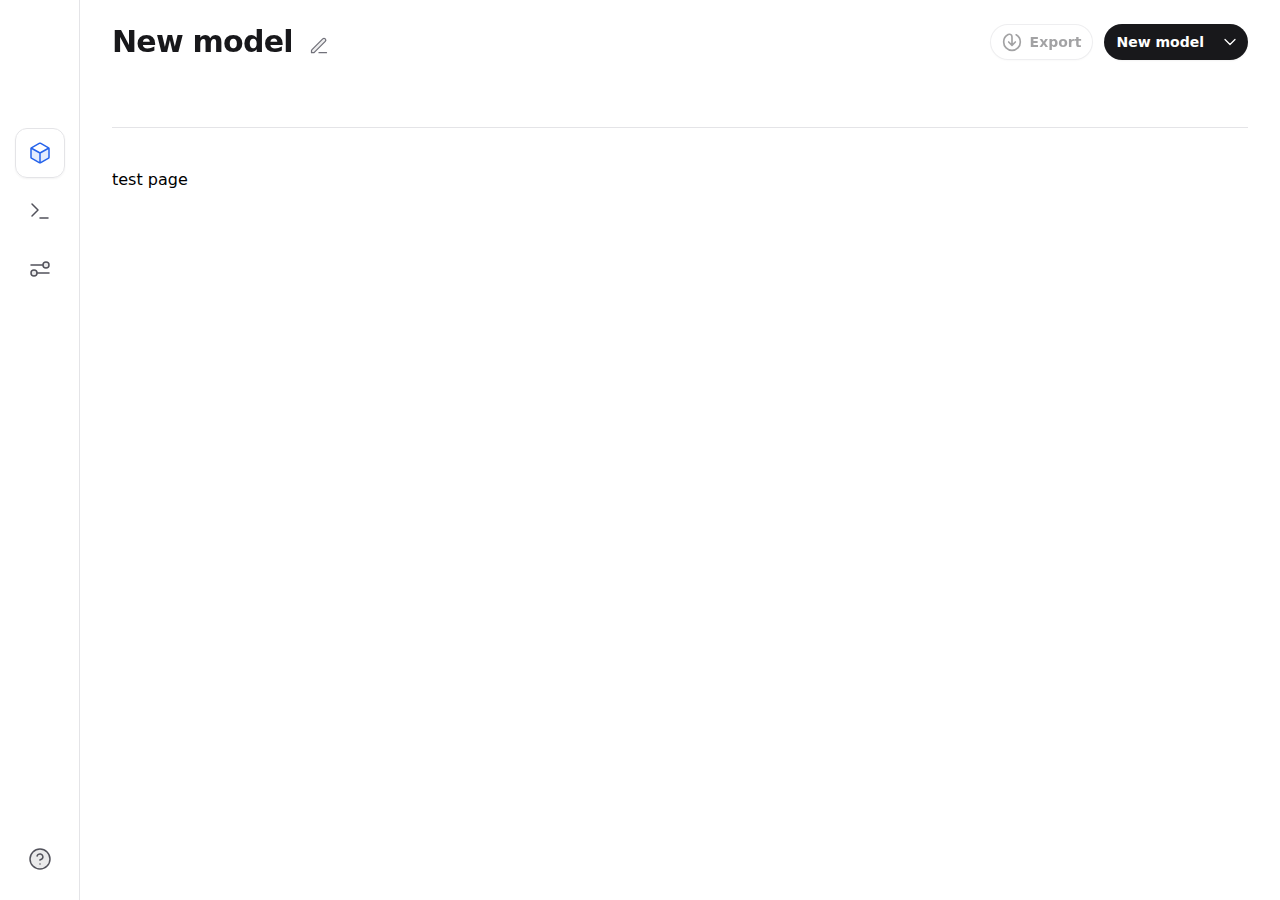
<file: Test/index.html>
<!DOCTYPE html>
<html class="h-full bg-white">
<head><meta charset="utf-8">
<meta name="viewport" content="width=device-width, initial-scale=1">
<link rel="stylesheet" href="https://rsms.me/inter/inter.css"><link rel="preload" as="fetch" crossorigin="anonymous" href="/Test/_payload.json"><link rel="modulepreload" as="script" crossorigin href="/_nuxt/entry.12a0582c.js"><link rel="preload" as="style" href="/_nuxt/entry.0d75bc85.css"><link rel="prefetch" as="script" crossorigin href="/_nuxt/Default.c88563e3.js"><link rel="prefetch" as="script" crossorigin href="/_nuxt/error-404.c177a8f3.js"><link rel="prefetch" as="script" crossorigin href="/_nuxt/error-500.7eee65e7.js"><link rel="stylesheet" href="/_nuxt/entry.0d75bc85.css"><style>/*! tailwindcss v3.3.2 | MIT License | https://tailwindcss.com*/*,:after,:before{border:0 solid #e4e4e7;box-sizing:border-box}:after,:before{--tw-content:""}html{-webkit-text-size-adjust:100%;font-feature-settings:normal;font-family:Inter var,ui-sans-serif,system-ui,-apple-system,BlinkMacSystemFont,Segoe UI,Roboto,Helvetica Neue,Arial,Noto Sans,sans-serif,Apple Color Emoji,Segoe UI Emoji,Segoe UI Symbol,Noto Color Emoji;font-variation-settings:normal;line-height:1.5;-moz-tab-size:4;-o-tab-size:4;tab-size:4}body{line-height:inherit;margin:0}hr{border-top-width:1px;color:inherit;height:0}abbr:where([title]){-webkit-text-decoration:underline dotted;text-decoration:underline dotted}h1,h2,h3,h4,h5,h6{font-size:inherit;font-weight:inherit}a{color:inherit;text-decoration:inherit}b,strong{font-weight:bolder}code,kbd,pre,samp{font-family:ui-monospace,SFMono-Regular,Menlo,Monaco,Consolas,Liberation Mono,Courier New,monospace;font-size:1em}small{font-size:80%}sub,sup{font-size:75%;line-height:0;position:relative;vertical-align:baseline}sub{bottom:-.25em}sup{top:-.5em}table{border-collapse:collapse;border-color:inherit;text-indent:0}button,input,optgroup,select,textarea{color:inherit;font-family:inherit;font-size:100%;font-weight:inherit;line-height:inherit;margin:0;padding:0}button,select{text-transform:none}[type=button],[type=reset],[type=submit],button{-webkit-appearance:button;background-color:transparent;background-image:none}:-moz-focusring{outline:auto}:-moz-ui-invalid{box-shadow:none}progress{vertical-align:baseline}::-webkit-inner-spin-button,::-webkit-outer-spin-button{height:auto}[type=search]{-webkit-appearance:textfield;outline-offset:-2px}::-webkit-search-decoration{-webkit-appearance:none}::-webkit-file-upload-button{-webkit-appearance:button;font:inherit}summary{display:list-item}blockquote,dd,dl,figure,h1,h2,h3,h4,h5,h6,hr,p,pre{margin:0}fieldset{margin:0}fieldset,legend{padding:0}menu,ol,ul{list-style:none;margin:0;padding:0}textarea{resize:vertical}input::-moz-placeholder,textarea::-moz-placeholder{color:#a1a1aa;opacity:1}input::placeholder,textarea::placeholder{color:#a1a1aa;opacity:1}[role=button],button{cursor:pointer}:disabled{cursor:default}audio,canvas,embed,iframe,img,object,svg,video{display:block;vertical-align:middle}img,video{height:auto;max-width:100%}[hidden]{display:none}[multiple],[type=date],[type=datetime-local],[type=email],[type=month],[type=number],[type=password],[type=search],[type=tel],[type=text],[type=time],[type=url],[type=week],select,textarea{--tw-shadow:0 0 #0000;-webkit-appearance:none;-moz-appearance:none;appearance:none;background-color:#fff;border-color:#71717a;border-radius:0;border-width:1px;font-size:1rem;line-height:1.5rem;padding:.5rem .75rem}[multiple]:focus,[type=date]:focus,[type=datetime-local]:focus,[type=email]:focus,[type=month]:focus,[type=number]:focus,[type=password]:focus,[type=search]:focus,[type=tel]:focus,[type=text]:focus,[type=time]:focus,[type=url]:focus,[type=week]:focus,select:focus,textarea:focus{--tw-ring-inset:var(--tw-empty,/*!*/ /*!*/);--tw-ring-offset-width:0px;--tw-ring-offset-color:#fff;--tw-ring-color:#2563eb;--tw-ring-offset-shadow:var(--tw-ring-inset) 0 0 0 var(--tw-ring-offset-width) var(--tw-ring-offset-color);--tw-ring-shadow:var(--tw-ring-inset) 0 0 0 calc(1px + var(--tw-ring-offset-width)) var(--tw-ring-color);border-color:#2563eb;box-shadow:/*!*/ /*!*/ 0 0 0 0 #fff,/*!*/ /*!*/ 0 0 0 1px #2563eb,var(--tw-shadow);box-shadow:var(--tw-ring-offset-shadow),var(--tw-ring-shadow),var(--tw-shadow);outline:2px solid transparent;outline-offset:2px}input::-moz-placeholder,textarea::-moz-placeholder{color:#71717a;opacity:1}input::placeholder,textarea::placeholder{color:#71717a;opacity:1}::-webkit-datetime-edit-fields-wrapper{padding:0}::-webkit-date-and-time-value{min-height:1.5em}::-webkit-datetime-edit,::-webkit-datetime-edit-day-field,::-webkit-datetime-edit-hour-field,::-webkit-datetime-edit-meridiem-field,::-webkit-datetime-edit-millisecond-field,::-webkit-datetime-edit-minute-field,::-webkit-datetime-edit-month-field,::-webkit-datetime-edit-second-field,::-webkit-datetime-edit-year-field{padding-bottom:0;padding-top:0}select{background-image:url("data:image/svg+xml;charset=utf-8,%3Csvg xmlns='http://www.w3.org/2000/svg' fill='none' viewBox='0 0 20 20'%3E%3Cpath stroke='%2371717a' stroke-linecap='round' stroke-linejoin='round' stroke-width='1.5' d='m6 8 4 4 4-4'/%3E%3C/svg%3E");background-position:right .5rem center;background-repeat:no-repeat;background-size:1.5em 1.5em;padding-right:2.5rem;-webkit-print-color-adjust:exact;print-color-adjust:exact}[multiple]{background-image:none;background-position:0 0;background-repeat:unset;background-size:initial;padding-right:.75rem;-webkit-print-color-adjust:unset;print-color-adjust:unset}[type=checkbox],[type=radio]{--tw-shadow:0 0 #0000;-webkit-appearance:none;-moz-appearance:none;appearance:none;background-color:#fff;background-origin:border-box;border-color:#71717a;border-width:1px;color:#2563eb;display:inline-block;flex-shrink:0;height:1rem;padding:0;-webkit-print-color-adjust:exact;print-color-adjust:exact;-webkit-user-select:none;-moz-user-select:none;user-select:none;vertical-align:middle;width:1rem}[type=checkbox]{border-radius:0}[type=radio]{border-radius:100%}[type=checkbox]:focus,[type=radio]:focus{--tw-ring-inset:var(--tw-empty,/*!*/ /*!*/);--tw-ring-offset-width:2px;--tw-ring-offset-color:#fff;--tw-ring-color:#2563eb;--tw-ring-offset-shadow:var(--tw-ring-inset) 0 0 0 var(--tw-ring-offset-width) var(--tw-ring-offset-color);--tw-ring-shadow:var(--tw-ring-inset) 0 0 0 calc(2px + var(--tw-ring-offset-width)) var(--tw-ring-color);box-shadow:/*!*/ /*!*/ 0 0 0 2px #fff,/*!*/ /*!*/ 0 0 0 4px #2563eb,var(--tw-shadow);box-shadow:var(--tw-ring-offset-shadow),var(--tw-ring-shadow),var(--tw-shadow);outline:2px solid transparent;outline-offset:2px}[type=checkbox]:checked,[type=radio]:checked{background-color:currentColor;background-position:50%;background-repeat:no-repeat;background-size:100% 100%;border-color:transparent}[type=checkbox]:checked{background-image:url("data:image/svg+xml;charset=utf-8,%3Csvg xmlns='http://www.w3.org/2000/svg' fill='%23fff' viewBox='0 0 16 16'%3E%3Cpath d='M12.207 4.793a1 1 0 0 1 0 1.414l-5 5a1 1 0 0 1-1.414 0l-2-2a1 1 0 0 1 1.414-1.414L6.5 9.086l4.293-4.293a1 1 0 0 1 1.414 0z'/%3E%3C/svg%3E")}[type=radio]:checked{background-image:url("data:image/svg+xml;charset=utf-8,%3Csvg xmlns='http://www.w3.org/2000/svg' fill='%23fff' viewBox='0 0 16 16'%3E%3Ccircle cx='8' cy='8' r='3'/%3E%3C/svg%3E")}[type=checkbox]:checked:focus,[type=checkbox]:checked:hover,[type=radio]:checked:focus,[type=radio]:checked:hover{background-color:currentColor;border-color:transparent}[type=checkbox]:indeterminate{background-color:currentColor;background-image:url("data:image/svg+xml;charset=utf-8,%3Csvg xmlns='http://www.w3.org/2000/svg' fill='none' viewBox='0 0 16 16'%3E%3Cpath stroke='%23fff' stroke-linecap='round' stroke-linejoin='round' stroke-width='2' d='M4 8h8'/%3E%3C/svg%3E");background-position:50%;background-repeat:no-repeat;background-size:100% 100%;border-color:transparent}[type=checkbox]:indeterminate:focus,[type=checkbox]:indeterminate:hover{background-color:currentColor;border-color:transparent}[type=file]{background:unset;border-color:inherit;border-radius:0;border-width:0;font-size:unset;line-height:inherit;padding:0}[type=file]:focus{outline:1px solid ButtonText;outline:1px auto -webkit-focus-ring-color}*{scrollbar-color:auto;scrollbar-width:auto}html{-webkit-tap-highlight-color:transparent}*,:after,:before{--tw-border-spacing-x:0;--tw-border-spacing-y:0;--tw-translate-x:0;--tw-translate-y:0;--tw-rotate:0;--tw-skew-x:0;--tw-skew-y:0;--tw-scale-x:1;--tw-scale-y:1;--tw-pan-x: ;--tw-pan-y: ;--tw-pinch-zoom: ;--tw-scroll-snap-strictness:proximity;--tw-gradient-from-position: ;--tw-gradient-via-position: ;--tw-gradient-to-position: ;--tw-ordinal: ;--tw-slashed-zero: ;--tw-numeric-figure: ;--tw-numeric-spacing: ;--tw-numeric-fraction: ;--tw-ring-inset: ;--tw-ring-offset-width:0px;--tw-ring-offset-color:#fff;--tw-ring-color:rgba(59,130,246,.5);--tw-ring-offset-shadow:0 0 #0000;--tw-ring-shadow:0 0 #0000;--tw-shadow:0 0 #0000;--tw-shadow-colored:0 0 #0000;--tw-blur: ;--tw-brightness: ;--tw-contrast: ;--tw-grayscale: ;--tw-hue-rotate: ;--tw-invert: ;--tw-saturate: ;--tw-sepia: ;--tw-drop-shadow: ;--tw-backdrop-blur: ;--tw-backdrop-brightness: ;--tw-backdrop-contrast: ;--tw-backdrop-grayscale: ;--tw-backdrop-hue-rotate: ;--tw-backdrop-invert: ;--tw-backdrop-opacity: ;--tw-backdrop-saturate: ;--tw-backdrop-sepia: }::backdrop{--tw-border-spacing-x:0;--tw-border-spacing-y:0;--tw-translate-x:0;--tw-translate-y:0;--tw-rotate:0;--tw-skew-x:0;--tw-skew-y:0;--tw-scale-x:1;--tw-scale-y:1;--tw-pan-x: ;--tw-pan-y: ;--tw-pinch-zoom: ;--tw-scroll-snap-strictness:proximity;--tw-gradient-from-position: ;--tw-gradient-via-position: ;--tw-gradient-to-position: ;--tw-ordinal: ;--tw-slashed-zero: ;--tw-numeric-figure: ;--tw-numeric-spacing: ;--tw-numeric-fraction: ;--tw-ring-inset: ;--tw-ring-offset-width:0px;--tw-ring-offset-color:#fff;--tw-ring-color:rgba(59,130,246,.5);--tw-ring-offset-shadow:0 0 #0000;--tw-ring-shadow:0 0 #0000;--tw-shadow:0 0 #0000;--tw-shadow-colored:0 0 #0000;--tw-blur: ;--tw-brightness: ;--tw-contrast: ;--tw-grayscale: ;--tw-hue-rotate: ;--tw-invert: ;--tw-saturate: ;--tw-sepia: ;--tw-drop-shadow: ;--tw-backdrop-blur: ;--tw-backdrop-brightness: ;--tw-backdrop-contrast: ;--tw-backdrop-grayscale: ;--tw-backdrop-hue-rotate: ;--tw-backdrop-invert: ;--tw-backdrop-opacity: ;--tw-backdrop-saturate: ;--tw-backdrop-sepia: }.container{width:100%}@media (min-width:640px){.container{max-width:640px}}@media (min-width:768px){.container{max-width:768px}}@media (min-width:1024px){.container{max-width:1024px}}@media (min-width:1280px){.container{max-width:1280px}}@media (min-width:1536px){.container{max-width:1536px}}.form-input,.form-multiselect,.form-select,.form-textarea{--tw-shadow:0 0 #0000;-webkit-appearance:none;-moz-appearance:none;appearance:none;background-color:#fff;border-color:#71717a;border-radius:0;border-width:1px;font-size:1rem;line-height:1.5rem;padding:.5rem .75rem}.form-input:focus,.form-multiselect:focus,.form-select:focus,.form-textarea:focus{--tw-ring-inset:var(--tw-empty,/*!*/ /*!*/);--tw-ring-offset-width:0px;--tw-ring-offset-color:#fff;--tw-ring-color:#2563eb;--tw-ring-offset-shadow:var(--tw-ring-inset) 0 0 0 var(--tw-ring-offset-width) var(--tw-ring-offset-color);--tw-ring-shadow:var(--tw-ring-inset) 0 0 0 calc(1px + var(--tw-ring-offset-width)) var(--tw-ring-color);border-color:#2563eb;box-shadow:/*!*/ /*!*/ 0 0 0 0 #fff,/*!*/ /*!*/ 0 0 0 1px #2563eb,var(--tw-shadow);box-shadow:var(--tw-ring-offset-shadow),var(--tw-ring-shadow),var(--tw-shadow);outline:2px solid transparent;outline-offset:2px}.form-input::-moz-placeholder,.form-textarea::-moz-placeholder{color:#71717a;opacity:1}.form-input::placeholder,.form-textarea::placeholder{color:#71717a;opacity:1}.form-input::-webkit-datetime-edit-fields-wrapper{padding:0}.form-input::-webkit-date-and-time-value{min-height:1.5em}.form-input::-webkit-datetime-edit,.form-input::-webkit-datetime-edit-day-field,.form-input::-webkit-datetime-edit-hour-field,.form-input::-webkit-datetime-edit-meridiem-field,.form-input::-webkit-datetime-edit-millisecond-field,.form-input::-webkit-datetime-edit-minute-field,.form-input::-webkit-datetime-edit-month-field,.form-input::-webkit-datetime-edit-second-field,.form-input::-webkit-datetime-edit-year-field{padding-bottom:0;padding-top:0}.form-checkbox,.form-radio{--tw-shadow:0 0 #0000;-webkit-appearance:none;-moz-appearance:none;appearance:none;background-color:#fff;background-origin:border-box;border-color:#71717a;border-width:1px;color:#2563eb;display:inline-block;flex-shrink:0;height:1rem;padding:0;-webkit-print-color-adjust:exact;print-color-adjust:exact;-webkit-user-select:none;-moz-user-select:none;user-select:none;vertical-align:middle;width:1rem}.form-radio{border-radius:100%}.form-checkbox:focus,.form-radio:focus{--tw-ring-inset:var(--tw-empty,/*!*/ /*!*/);--tw-ring-offset-width:2px;--tw-ring-offset-color:#fff;--tw-ring-color:#2563eb;--tw-ring-offset-shadow:var(--tw-ring-inset) 0 0 0 var(--tw-ring-offset-width) var(--tw-ring-offset-color);--tw-ring-shadow:var(--tw-ring-inset) 0 0 0 calc(2px + var(--tw-ring-offset-width)) var(--tw-ring-color);box-shadow:/*!*/ /*!*/ 0 0 0 2px #fff,/*!*/ /*!*/ 0 0 0 4px #2563eb,var(--tw-shadow);box-shadow:var(--tw-ring-offset-shadow),var(--tw-ring-shadow),var(--tw-shadow);outline:2px solid transparent;outline-offset:2px}.form-checkbox:checked,.form-radio:checked{background-color:currentColor;background-position:50%;background-repeat:no-repeat;background-size:100% 100%;border-color:transparent}.form-radio:checked{background-image:url("data:image/svg+xml;charset=utf-8,%3Csvg xmlns='http://www.w3.org/2000/svg' fill='%23fff' viewBox='0 0 16 16'%3E%3Ccircle cx='8' cy='8' r='3'/%3E%3C/svg%3E")}.form-checkbox:checked:focus,.form-checkbox:checked:hover,.form-radio:checked:focus,.form-radio:checked:hover{background-color:currentColor;border-color:transparent}.prose{color:var(--tw-prose-body);max-width:65ch}.prose :where(p):not(:where([class~=not-prose],[class~=not-prose] *)){margin-bottom:1.25em;margin-top:1.25em}.prose :where([class~=lead]):not(:where([class~=not-prose],[class~=not-prose] *)){color:var(--tw-prose-lead);font-size:1.25em;line-height:1.6;margin-bottom:1.2em;margin-top:1.2em}.prose :where(a):not(:where([class~=not-prose],[class~=not-prose] *)){color:var(--tw-prose-links);font-weight:500;text-decoration:underline}.prose :where(strong):not(:where([class~=not-prose],[class~=not-prose] *)){color:var(--tw-prose-bold);font-weight:600}.prose :where(a strong):not(:where([class~=not-prose],[class~=not-prose] *)){color:inherit}.prose :where(blockquote strong):not(:where([class~=not-prose],[class~=not-prose] *)){color:inherit}.prose :where(thead th strong):not(:where([class~=not-prose],[class~=not-prose] *)){color:inherit}.prose :where(ol):not(:where([class~=not-prose],[class~=not-prose] *)){list-style-type:decimal;margin-bottom:1.25em;margin-top:1.25em;padding-left:1.625em}.prose :where(ol[type=A]):not(:where([class~=not-prose],[class~=not-prose] *)){list-style-type:upper-alpha}.prose :where(ol[type=a]):not(:where([class~=not-prose],[class~=not-prose] *)){list-style-type:lower-alpha}.prose :where(ol[type=A s]):not(:where([class~=not-prose],[class~=not-prose] *)){list-style-type:upper-alpha}.prose :where(ol[type=a s]):not(:where([class~=not-prose],[class~=not-prose] *)){list-style-type:lower-alpha}.prose :where(ol[type=I]):not(:where([class~=not-prose],[class~=not-prose] *)){list-style-type:upper-roman}.prose :where(ol[type=i]):not(:where([class~=not-prose],[class~=not-prose] *)){list-style-type:lower-roman}.prose :where(ol[type=I s]):not(:where([class~=not-prose],[class~=not-prose] *)){list-style-type:upper-roman}.prose :where(ol[type=i s]):not(:where([class~=not-prose],[class~=not-prose] *)){list-style-type:lower-roman}.prose :where(ol[type="1"]):not(:where([class~=not-prose],[class~=not-prose] *)){list-style-type:decimal}.prose :where(ul):not(:where([class~=not-prose],[class~=not-prose] *)){list-style-type:disc;margin-bottom:1.25em;margin-top:1.25em;padding-left:1.625em}.prose :where(ol>li):not(:where([class~=not-prose],[class~=not-prose] *))::marker{color:var(--tw-prose-counters);font-weight:400}.prose :where(ul>li):not(:where([class~=not-prose],[class~=not-prose] *))::marker{color:var(--tw-prose-bullets)}.prose :where(dt):not(:where([class~=not-prose],[class~=not-prose] *)){color:var(--tw-prose-headings);font-weight:600;margin-top:1.25em}.prose :where(hr):not(:where([class~=not-prose],[class~=not-prose] *)){border-color:var(--tw-prose-hr);border-top-width:1px;margin-bottom:3em;margin-top:3em}.prose :where(blockquote):not(:where([class~=not-prose],[class~=not-prose] *)){border-left-color:var(--tw-prose-quote-borders);border-left-width:.25rem;color:var(--tw-prose-quotes);font-style:italic;font-weight:500;margin-bottom:1.6em;margin-top:1.6em;padding-left:1em;quotes:"\201C""\201D""\2018""\2019"}.prose :where(blockquote p:first-of-type):not(:where([class~=not-prose],[class~=not-prose] *)):before{content:open-quote}.prose :where(blockquote p:last-of-type):not(:where([class~=not-prose],[class~=not-prose] *)):after{content:close-quote}.prose :where(h1):not(:where([class~=not-prose],[class~=not-prose] *)){color:var(--tw-prose-headings);font-size:2.25em;font-weight:800;line-height:1.1111111;margin-bottom:.8888889em;margin-top:0}.prose :where(h1 strong):not(:where([class~=not-prose],[class~=not-prose] *)){color:inherit;font-weight:900}.prose :where(h2):not(:where([class~=not-prose],[class~=not-prose] *)){color:var(--tw-prose-headings);font-size:1.5em;font-weight:700;line-height:1.3333333;margin-bottom:1em;margin-top:2em}.prose :where(h2 strong):not(:where([class~=not-prose],[class~=not-prose] *)){color:inherit;font-weight:800}.prose :where(h3):not(:where([class~=not-prose],[class~=not-prose] *)){color:var(--tw-prose-headings);font-size:1.25em;font-weight:600;line-height:1.6;margin-bottom:.6em;margin-top:1.6em}.prose :where(h3 strong):not(:where([class~=not-prose],[class~=not-prose] *)){color:inherit;font-weight:700}.prose :where(h4):not(:where([class~=not-prose],[class~=not-prose] *)){color:var(--tw-prose-headings);font-weight:600;line-height:1.5;margin-bottom:.5em;margin-top:1.5em}.prose :where(h4 strong):not(:where([class~=not-prose],[class~=not-prose] *)){color:inherit;font-weight:700}.prose :where(img):not(:where([class~=not-prose],[class~=not-prose] *)){margin-bottom:2em;margin-top:2em}.prose :where(picture):not(:where([class~=not-prose],[class~=not-prose] *)){display:block;margin-bottom:2em;margin-top:2em}.prose :where(kbd):not(:where([class~=not-prose],[class~=not-prose] *)){border-radius:.3125rem;box-shadow:0 0 0 1px rgb(var(--tw-prose-kbd-shadows)/10%),0 3px 0 rgb(var(--tw-prose-kbd-shadows)/10%);color:var(--tw-prose-kbd);font-family:inherit;font-size:.875em;font-weight:500;padding:.1875em .375em}.prose :where(code):not(:where([class~=not-prose],[class~=not-prose] *)){color:var(--tw-prose-code);font-size:.875em;font-weight:600}.prose :where(code):not(:where([class~=not-prose],[class~=not-prose] *)):before{content:"`"}.prose :where(code):not(:where([class~=not-prose],[class~=not-prose] *)):after{content:"`"}.prose :where(a code):not(:where([class~=not-prose],[class~=not-prose] *)){color:inherit}.prose :where(h1 code):not(:where([class~=not-prose],[class~=not-prose] *)){color:inherit}.prose :where(h2 code):not(:where([class~=not-prose],[class~=not-prose] *)){color:inherit;font-size:.875em}.prose :where(h3 code):not(:where([class~=not-prose],[class~=not-prose] *)){color:inherit;font-size:.9em}.prose :where(h4 code):not(:where([class~=not-prose],[class~=not-prose] *)){color:inherit}.prose :where(blockquote code):not(:where([class~=not-prose],[class~=not-prose] *)){color:inherit}.prose :where(thead th code):not(:where([class~=not-prose],[class~=not-prose] *)){color:inherit}.prose :where(pre):not(:where([class~=not-prose],[class~=not-prose] *)){background-color:var(--tw-prose-pre-bg);border-radius:.375rem;color:var(--tw-prose-pre-code);font-size:.875em;font-weight:400;line-height:1.7142857;margin-bottom:1.7142857em;margin-top:1.7142857em;overflow-x:auto;padding:.8571429em 1.1428571em}.prose :where(pre code):not(:where([class~=not-prose],[class~=not-prose] *)){background-color:transparent;border-radius:0;border-width:0;color:inherit;font-family:inherit;font-size:inherit;font-weight:inherit;line-height:inherit;padding:0}.prose :where(pre code):not(:where([class~=not-prose],[class~=not-prose] *)):before{content:none}.prose :where(pre code):not(:where([class~=not-prose],[class~=not-prose] *)):after{content:none}.prose :where(table):not(:where([class~=not-prose],[class~=not-prose] *)){font-size:.875em;line-height:1.7142857;margin-bottom:2em;margin-top:2em;table-layout:auto;text-align:left;width:100%}.prose :where(thead):not(:where([class~=not-prose],[class~=not-prose] *)){border-bottom-color:var(--tw-prose-th-borders);border-bottom-width:1px}.prose :where(thead th):not(:where([class~=not-prose],[class~=not-prose] *)){color:var(--tw-prose-headings);font-weight:600;padding-bottom:.5714286em;padding-left:.5714286em;padding-right:.5714286em;vertical-align:bottom}.prose :where(tbody tr):not(:where([class~=not-prose],[class~=not-prose] *)){border-bottom-color:var(--tw-prose-td-borders);border-bottom-width:1px}.prose :where(tbody tr:last-child):not(:where([class~=not-prose],[class~=not-prose] *)){border-bottom-width:0}.prose :where(tbody td):not(:where([class~=not-prose],[class~=not-prose] *)){vertical-align:baseline}.prose :where(tfoot):not(:where([class~=not-prose],[class~=not-prose] *)){border-top-color:var(--tw-prose-th-borders);border-top-width:1px}.prose :where(tfoot td):not(:where([class~=not-prose],[class~=not-prose] *)){vertical-align:top}.prose :where(figure>*):not(:where([class~=not-prose],[class~=not-prose] *)){margin-bottom:0;margin-top:0}.prose :where(figcaption):not(:where([class~=not-prose],[class~=not-prose] *)){color:var(--tw-prose-captions);font-size:.875em;line-height:1.4285714;margin-top:.8571429em}.prose{--tw-prose-body:#374151;--tw-prose-headings:#111827;--tw-prose-lead:#4b5563;--tw-prose-links:#111827;--tw-prose-bold:#111827;--tw-prose-counters:#6b7280;--tw-prose-bullets:#d1d5db;--tw-prose-hr:#e5e7eb;--tw-prose-quotes:#111827;--tw-prose-quote-borders:#e5e7eb;--tw-prose-captions:#6b7280;--tw-prose-kbd:#111827;--tw-prose-kbd-shadows:17 24 39;--tw-prose-code:#111827;--tw-prose-pre-code:#e5e7eb;--tw-prose-pre-bg:#1f2937;--tw-prose-th-borders:#d1d5db;--tw-prose-td-borders:#e5e7eb;--tw-prose-invert-body:#d1d5db;--tw-prose-invert-headings:#fff;--tw-prose-invert-lead:#9ca3af;--tw-prose-invert-links:#fff;--tw-prose-invert-bold:#fff;--tw-prose-invert-counters:#9ca3af;--tw-prose-invert-bullets:#4b5563;--tw-prose-invert-hr:#374151;--tw-prose-invert-quotes:#f3f4f6;--tw-prose-invert-quote-borders:#374151;--tw-prose-invert-captions:#9ca3af;--tw-prose-invert-kbd:#fff;--tw-prose-invert-kbd-shadows:255 255 255;--tw-prose-invert-code:#fff;--tw-prose-invert-pre-code:#d1d5db;--tw-prose-invert-pre-bg:rgba(0,0,0,.5);--tw-prose-invert-th-borders:#4b5563;--tw-prose-invert-td-borders:#374151;font-size:1rem;line-height:1.75}.prose :where(picture>img):not(:where([class~=not-prose],[class~=not-prose] *)){margin-bottom:0;margin-top:0}.prose :where(video):not(:where([class~=not-prose],[class~=not-prose] *)){margin-bottom:2em;margin-top:2em}.prose :where(li):not(:where([class~=not-prose],[class~=not-prose] *)){margin-bottom:.5em;margin-top:.5em}.prose :where(ol>li):not(:where([class~=not-prose],[class~=not-prose] *)){padding-left:.375em}.prose :where(ul>li):not(:where([class~=not-prose],[class~=not-prose] *)){padding-left:.375em}.prose :where(.prose>ul>li p):not(:where([class~=not-prose],[class~=not-prose] *)){margin-bottom:.75em;margin-top:.75em}.prose :where(.prose>ul>li>:first-child):not(:where([class~=not-prose],[class~=not-prose] *)){margin-top:1.25em}.prose :where(.prose>ul>li>:last-child):not(:where([class~=not-prose],[class~=not-prose] *)){margin-bottom:1.25em}.prose :where(.prose>ol>li>:first-child):not(:where([class~=not-prose],[class~=not-prose] *)){margin-top:1.25em}.prose :where(.prose>ol>li>:last-child):not(:where([class~=not-prose],[class~=not-prose] *)){margin-bottom:1.25em}.prose :where(ul ul,ul ol,ol ul,ol ol):not(:where([class~=not-prose],[class~=not-prose] *)){margin-bottom:.75em;margin-top:.75em}.prose :where(dl):not(:where([class~=not-prose],[class~=not-prose] *)){margin-bottom:1.25em;margin-top:1.25em}.prose :where(dd):not(:where([class~=not-prose],[class~=not-prose] *)){margin-top:.5em;padding-left:1.625em}.prose :where(hr+*):not(:where([class~=not-prose],[class~=not-prose] *)){margin-top:0}.prose :where(h2+*):not(:where([class~=not-prose],[class~=not-prose] *)){margin-top:0}.prose :where(h3+*):not(:where([class~=not-prose],[class~=not-prose] *)){margin-top:0}.prose :where(h4+*):not(:where([class~=not-prose],[class~=not-prose] *)){margin-top:0}.prose :where(thead th:first-child):not(:where([class~=not-prose],[class~=not-prose] *)){padding-left:0}.prose :where(thead th:last-child):not(:where([class~=not-prose],[class~=not-prose] *)){padding-right:0}.prose :where(tbody td,tfoot td):not(:where([class~=not-prose],[class~=not-prose] *)){padding:.5714286em}.prose :where(tbody td:first-child,tfoot td:first-child):not(:where([class~=not-prose],[class~=not-prose] *)){padding-left:0}.prose :where(tbody td:last-child,tfoot td:last-child):not(:where([class~=not-prose],[class~=not-prose] *)){padding-right:0}.prose :where(figure):not(:where([class~=not-prose],[class~=not-prose] *)){margin-bottom:2em;margin-top:2em}.prose :where(.prose>:first-child):not(:where([class~=not-prose],[class~=not-prose] *)){margin-top:0}.prose :where(.prose>:last-child):not(:where([class~=not-prose],[class~=not-prose] *)){margin-bottom:0}.prose-sm{font-size:.875rem;line-height:1.7142857}.prose-sm :where(p):not(:where([class~=not-prose],[class~=not-prose] *)){margin-bottom:1.1428571em;margin-top:1.1428571em}.prose-sm :where([class~=lead]):not(:where([class~=not-prose],[class~=not-prose] *)){font-size:1.2857143em;line-height:1.5555556;margin-bottom:.8888889em;margin-top:.8888889em}.prose-sm :where(blockquote):not(:where([class~=not-prose],[class~=not-prose] *)){margin-bottom:1.3333333em;margin-top:1.3333333em;padding-left:1.1111111em}.prose-sm :where(h1):not(:where([class~=not-prose],[class~=not-prose] *)){font-size:2.1428571em;line-height:1.2;margin-bottom:.8em;margin-top:0}.prose-sm :where(h2):not(:where([class~=not-prose],[class~=not-prose] *)){font-size:1.4285714em;line-height:1.4;margin-bottom:.8em;margin-top:1.6em}.prose-sm :where(h3):not(:where([class~=not-prose],[class~=not-prose] *)){font-size:1.2857143em;line-height:1.5555556;margin-bottom:.4444444em;margin-top:1.5555556em}.prose-sm :where(h4):not(:where([class~=not-prose],[class~=not-prose] *)){line-height:1.4285714;margin-bottom:.5714286em;margin-top:1.4285714em}.prose-sm :where(img):not(:where([class~=not-prose],[class~=not-prose] *)){margin-bottom:1.7142857em;margin-top:1.7142857em}.prose-sm :where(picture):not(:where([class~=not-prose],[class~=not-prose] *)){margin-bottom:1.7142857em;margin-top:1.7142857em}.prose-sm :where(picture>img):not(:where([class~=not-prose],[class~=not-prose] *)){margin-bottom:0;margin-top:0}.prose-sm :where(video):not(:where([class~=not-prose],[class~=not-prose] *)){margin-bottom:1.7142857em;margin-top:1.7142857em}.prose-sm :where(kbd):not(:where([class~=not-prose],[class~=not-prose] *)){border-radius:.3125rem;font-size:.8571429em;padding:.1428571em .3571429em}.prose-sm :where(code):not(:where([class~=not-prose],[class~=not-prose] *)){font-size:.8571429em}.prose-sm :where(h2 code):not(:where([class~=not-prose],[class~=not-prose] *)){font-size:.9em}.prose-sm :where(h3 code):not(:where([class~=not-prose],[class~=not-prose] *)){font-size:.8888889em}.prose-sm :where(pre):not(:where([class~=not-prose],[class~=not-prose] *)){border-radius:.25rem;font-size:.8571429em;line-height:1.6666667;margin-bottom:1.6666667em;margin-top:1.6666667em;padding:.6666667em 1em}.prose-sm :where(ol):not(:where([class~=not-prose],[class~=not-prose] *)){margin-bottom:1.1428571em;margin-top:1.1428571em;padding-left:1.5714286em}.prose-sm :where(ul):not(:where([class~=not-prose],[class~=not-prose] *)){margin-bottom:1.1428571em;margin-top:1.1428571em;padding-left:1.5714286em}.prose-sm :where(li):not(:where([class~=not-prose],[class~=not-prose] *)){margin-bottom:.2857143em;margin-top:.2857143em}.prose-sm :where(ol>li):not(:where([class~=not-prose],[class~=not-prose] *)){padding-left:.4285714em}.prose-sm :where(ul>li):not(:where([class~=not-prose],[class~=not-prose] *)){padding-left:.4285714em}.prose-sm :where(.prose-sm>ul>li p):not(:where([class~=not-prose],[class~=not-prose] *)){margin-bottom:.5714286em;margin-top:.5714286em}.prose-sm :where(.prose-sm>ul>li>:first-child):not(:where([class~=not-prose],[class~=not-prose] *)){margin-top:1.1428571em}.prose-sm :where(.prose-sm>ul>li>:last-child):not(:where([class~=not-prose],[class~=not-prose] *)){margin-bottom:1.1428571em}.prose-sm :where(.prose-sm>ol>li>:first-child):not(:where([class~=not-prose],[class~=not-prose] *)){margin-top:1.1428571em}.prose-sm :where(.prose-sm>ol>li>:last-child):not(:where([class~=not-prose],[class~=not-prose] *)){margin-bottom:1.1428571em}.prose-sm :where(ul ul,ul ol,ol ul,ol ol):not(:where([class~=not-prose],[class~=not-prose] *)){margin-bottom:.5714286em;margin-top:.5714286em}.prose-sm :where(dl):not(:where([class~=not-prose],[class~=not-prose] *)){margin-bottom:1.1428571em;margin-top:1.1428571em}.prose-sm :where(dt):not(:where([class~=not-prose],[class~=not-prose] *)){margin-top:1.1428571em}.prose-sm :where(dd):not(:where([class~=not-prose],[class~=not-prose] *)){margin-top:.2857143em;padding-left:1.5714286em}.prose-sm :where(hr):not(:where([class~=not-prose],[class~=not-prose] *)){margin-bottom:2.8571429em;margin-top:2.8571429em}.prose-sm :where(hr+*):not(:where([class~=not-prose],[class~=not-prose] *)){margin-top:0}.prose-sm :where(h2+*):not(:where([class~=not-prose],[class~=not-prose] *)){margin-top:0}.prose-sm :where(h3+*):not(:where([class~=not-prose],[class~=not-prose] *)){margin-top:0}.prose-sm :where(h4+*):not(:where([class~=not-prose],[class~=not-prose] *)){margin-top:0}.prose-sm :where(table):not(:where([class~=not-prose],[class~=not-prose] *)){font-size:.8571429em;line-height:1.5}.prose-sm :where(thead th):not(:where([class~=not-prose],[class~=not-prose] *)){padding-bottom:.6666667em;padding-left:1em;padding-right:1em}.prose-sm :where(thead th:first-child):not(:where([class~=not-prose],[class~=not-prose] *)){padding-left:0}.prose-sm :where(thead th:last-child):not(:where([class~=not-prose],[class~=not-prose] *)){padding-right:0}.prose-sm :where(tbody td,tfoot td):not(:where([class~=not-prose],[class~=not-prose] *)){padding:.6666667em 1em}.prose-sm :where(tbody td:first-child,tfoot td:first-child):not(:where([class~=not-prose],[class~=not-prose] *)){padding-left:0}.prose-sm :where(tbody td:last-child,tfoot td:last-child):not(:where([class~=not-prose],[class~=not-prose] *)){padding-right:0}.prose-sm :where(figure):not(:where([class~=not-prose],[class~=not-prose] *)){margin-bottom:1.7142857em;margin-top:1.7142857em}.prose-sm :where(figure>*):not(:where([class~=not-prose],[class~=not-prose] *)){margin-bottom:0;margin-top:0}.prose-sm :where(figcaption):not(:where([class~=not-prose],[class~=not-prose] *)){font-size:.8571429em;line-height:1.3333333;margin-top:.6666667em}.prose-sm :where(.prose-sm>:first-child):not(:where([class~=not-prose],[class~=not-prose] *)){margin-top:0}.prose-sm :where(.prose-sm>:last-child):not(:where([class~=not-prose],[class~=not-prose] *)){margin-bottom:0}.prose-slate{--tw-prose-body:#334155;--tw-prose-headings:#0f172a;--tw-prose-lead:#475569;--tw-prose-links:#0f172a;--tw-prose-bold:#0f172a;--tw-prose-counters:#64748b;--tw-prose-bullets:#cbd5e1;--tw-prose-hr:#e2e8f0;--tw-prose-quotes:#0f172a;--tw-prose-quote-borders:#e2e8f0;--tw-prose-captions:#64748b;--tw-prose-kbd:#0f172a;--tw-prose-kbd-shadows:15 23 42;--tw-prose-code:#0f172a;--tw-prose-pre-code:#e2e8f0;--tw-prose-pre-bg:#1e293b;--tw-prose-th-borders:#cbd5e1;--tw-prose-td-borders:#e2e8f0;--tw-prose-invert-body:#cbd5e1;--tw-prose-invert-headings:#fff;--tw-prose-invert-lead:#94a3b8;--tw-prose-invert-links:#fff;--tw-prose-invert-bold:#fff;--tw-prose-invert-counters:#94a3b8;--tw-prose-invert-bullets:#475569;--tw-prose-invert-hr:#334155;--tw-prose-invert-quotes:#f1f5f9;--tw-prose-invert-quote-borders:#334155;--tw-prose-invert-captions:#94a3b8;--tw-prose-invert-kbd:#fff;--tw-prose-invert-kbd-shadows:255 255 255;--tw-prose-invert-code:#fff;--tw-prose-invert-pre-code:#cbd5e1;--tw-prose-invert-pre-bg:rgba(0,0,0,.5);--tw-prose-invert-th-borders:#475569;--tw-prose-invert-td-borders:#334155}.sr-only{clip:rect(0,0,0,0);border-width:0;height:1px;margin:-1px;overflow:hidden;padding:0;position:absolute;white-space:nowrap;width:1px}.pointer-events-none{pointer-events:none}.visible{visibility:visible}.invisible{visibility:hidden}.static{position:static}.fixed{position:fixed}.absolute{position:absolute}.relative{position:relative}.sticky{position:sticky}.inset-0{inset:0}.inset-x-0{left:0;right:0}.inset-y-0{bottom:0;top:0}.-right-4{right:-1rem}.-top-20{top:-5rem}.-top-\[53px\]{top:-53px}.bottom-0{bottom:0}.bottom-16{bottom:4rem}.left-0{left:0}.left-5{left:1.25rem}.left-full{left:100%}.right-0{right:0}.right-16{right:4rem}.right-6{right:1.5rem}.right-full{right:100%}.top-0{top:0}.top-4{top:1rem}.top-\[0\.25rem\]{top:.25rem}.isolate{isolation:isolate}.z-0{z-index:0}.z-10{z-index:10}.z-40{z-index:40}.z-50{z-index:50}.order-1{order:1}.col-span-full{grid-column:1/-1}.row-start-2{grid-row-start:2}.-mx-1{margin-left:-.25rem;margin-right:-.25rem}.-mx-1\.5{margin-left:-.375rem;margin-right:-.375rem}.-mx-2{margin-left:-.5rem;margin-right:-.5rem}.-mx-4{margin-left:-1rem;margin-right:-1rem}.-my-1{margin-bottom:-.25rem;margin-top:-.25rem}.-my-1\.5{margin-bottom:-.375rem;margin-top:-.375rem}.-my-2{margin-bottom:-.5rem;margin-top:-.5rem}.mx-auto{margin-left:auto;margin-right:auto}.my-0{margin-bottom:0;margin-top:0}.my-6{margin-bottom:1.5rem;margin-top:1.5rem}.my-8{margin-bottom:2rem;margin-top:2rem}.-mb-7{margin-bottom:-1.75rem}.-mb-px{margin-bottom:-1px}.-ml-2{margin-left:-.5rem}.-ml-2\.5{margin-left:-.625rem}.-ml-4{margin-left:-1rem}.-ml-\[5px\]{margin-left:-5px}.-ml-px{margin-left:-1px}.-mr-1{margin-right:-.25rem}.-mt-1{margin-top:-.25rem}.-mt-1\.5{margin-top:-.375rem}.-mt-4{margin-top:-1rem}.-mt-8{margin-top:-2rem}.-mt-\[20px\]{margin-top:-20px}.mb-2{margin-bottom:.5rem}.mb-4{margin-bottom:1rem}.mb-6{margin-bottom:1.5rem}.ml-0{margin-left:0}.ml-1{margin-left:.25rem}.ml-2{margin-left:.5rem}.ml-2\.5{margin-left:.625rem}.ml-3{margin-left:.75rem}.ml-4{margin-left:1rem}.ml-auto{margin-left:auto}.mr-1{margin-right:.25rem}.mr-1\.5{margin-right:.375rem}.mr-2{margin-right:.5rem}.mr-3{margin-right:.75rem}.mr-4{margin-right:1rem}.mr-6{margin-right:1.5rem}.mr-8{margin-right:2rem}.mt-0{margin-top:0}.mt-0\.5{margin-top:.125rem}.mt-1{margin-top:.25rem}.mt-1\.5{margin-top:.375rem}.mt-2{margin-top:.5rem}.mt-3{margin-top:.75rem}.mt-4{margin-top:1rem}.mt-5{margin-top:1.25rem}.mt-6{margin-top:1.5rem}.mt-8{margin-top:2rem}.line-clamp-2{-webkit-box-orient:vertical;-webkit-line-clamp:2;display:-webkit-box;overflow:hidden}.block{display:block}.inline-block{display:inline-block}.inline{display:inline}.flex{display:flex}.inline-flex{display:inline-flex}.table{display:table}.grid{display:grid}.hidden{display:none}.h-1{height:.25rem}.h-1\.5{height:.375rem}.h-10{height:2.5rem}.h-12{height:3rem}.h-14{height:3.5rem}.h-16{height:4rem}.h-2{height:.5rem}.h-3{height:.75rem}.h-3\.5{height:.875rem}.h-32{height:8rem}.h-4{height:1rem}.h-5{height:1.25rem}.h-6{height:1.5rem}.h-8{height:2rem}.h-\[500px\]{height:500px}.h-\[calc\(100vh-187px\)\]{height:calc(100vh - 187px)}.h-\[calc\(100vh-231px\)\]{height:calc(100vh - 231px)}.h-\[calc\(100vh-327px\)\]{height:calc(100vh - 327px)}.h-full{height:100%}.h-screen{height:100vh}.max-h-24{max-height:6rem}.max-h-\[410px\]{max-height:410px}.max-h-full{max-height:100%}.min-h-full{min-height:100%}.min-h-screen{min-height:100vh}.w-0{width:0}.w-1{width:.25rem}.w-1\.5{width:.375rem}.w-10{width:2.5rem}.w-14{width:3.5rem}.w-20{width:5rem}.w-3{width:.75rem}.w-3\.5{width:.875rem}.w-3\/4{width:75%}.w-4{width:1rem}.w-5{width:1.25rem}.w-52{width:13rem}.w-56{width:14rem}.w-6{width:1.5rem}.w-8{width:2rem}.w-96{width:24rem}.w-\[calc\(100\+4px\)\]{width:calc(100 + 4px)}.w-auto{width:auto}.w-full{width:100%}.w-screen{width:100vw}.min-w-0{min-width:0}.min-w-full{min-width:100%}.max-w-2xl{max-width:42rem}.max-w-4xl{max-width:56rem}.max-w-7xl{max-width:80rem}.max-w-lg{max-width:32rem}.max-w-md{max-width:28rem}.max-w-min{max-width:-moz-min-content;max-width:min-content}.max-w-xl{max-width:36rem}.flex-1{flex:1 1 0%}.flex-auto{flex:1 1 auto}.flex-none{flex:none}.flex-shrink-0{flex-shrink:0}.shrink{flex-shrink:1}.shrink-0{flex-shrink:0}.origin-top-right{transform-origin:top right}.translate-x-0{--tw-translate-x:0px;transform:translateY(var(--tw-translate-y)) rotate(var(--tw-rotate)) skewX(var(--tw-skew-x)) skewY(var(--tw-skew-y)) scaleX(var(--tw-scale-x)) scaleY(var(--tw-scale-y));transform:translate(var(--tw-translate-x),var(--tw-translate-y)) rotate(var(--tw-rotate)) skewX(var(--tw-skew-x)) skewY(var(--tw-skew-y)) scaleX(var(--tw-scale-x)) scaleY(var(--tw-scale-y))}.translate-x-3{--tw-translate-x:0.75rem;transform:translate(.75rem,var(--tw-translate-y)) rotate(var(--tw-rotate)) skewX(var(--tw-skew-x)) skewY(var(--tw-skew-y)) scaleX(var(--tw-scale-x)) scaleY(var(--tw-scale-y));transform:translate(var(--tw-translate-x),var(--tw-translate-y)) rotate(var(--tw-rotate)) skewX(var(--tw-skew-x)) skewY(var(--tw-skew-y)) scaleX(var(--tw-scale-x)) scaleY(var(--tw-scale-y))}.translate-x-3\.5{--tw-translate-x:0.875rem;transform:translate(.875rem,var(--tw-translate-y)) rotate(var(--tw-rotate)) skewX(var(--tw-skew-x)) skewY(var(--tw-skew-y)) scaleX(var(--tw-scale-x)) scaleY(var(--tw-scale-y));transform:translate(var(--tw-translate-x),var(--tw-translate-y)) rotate(var(--tw-rotate)) skewX(var(--tw-skew-x)) skewY(var(--tw-skew-y)) scaleX(var(--tw-scale-x)) scaleY(var(--tw-scale-y))}.translate-y-0{--tw-translate-y:0px;transform:translate(var(--tw-translate-x)) rotate(var(--tw-rotate)) skewX(var(--tw-skew-x)) skewY(var(--tw-skew-y)) scaleX(var(--tw-scale-x)) scaleY(var(--tw-scale-y));transform:translate(var(--tw-translate-x),var(--tw-translate-y)) rotate(var(--tw-rotate)) skewX(var(--tw-skew-x)) skewY(var(--tw-skew-y)) scaleX(var(--tw-scale-x)) scaleY(var(--tw-scale-y))}.translate-y-1{--tw-translate-y:0.25rem;transform:translate(var(--tw-translate-x),.25rem) rotate(var(--tw-rotate)) skewX(var(--tw-skew-x)) skewY(var(--tw-skew-y)) scaleX(var(--tw-scale-x)) scaleY(var(--tw-scale-y));transform:translate(var(--tw-translate-x),var(--tw-translate-y)) rotate(var(--tw-rotate)) skewX(var(--tw-skew-x)) skewY(var(--tw-skew-y)) scaleX(var(--tw-scale-x)) scaleY(var(--tw-scale-y))}.translate-y-12{--tw-translate-y:3rem;transform:translate(var(--tw-translate-x),3rem) rotate(var(--tw-rotate)) skewX(var(--tw-skew-x)) skewY(var(--tw-skew-y)) scaleX(var(--tw-scale-x)) scaleY(var(--tw-scale-y));transform:translate(var(--tw-translate-x),var(--tw-translate-y)) rotate(var(--tw-rotate)) skewX(var(--tw-skew-x)) skewY(var(--tw-skew-y)) scaleX(var(--tw-scale-x)) scaleY(var(--tw-scale-y))}.translate-y-4{--tw-translate-y:1rem;transform:translate(var(--tw-translate-x),1rem) rotate(var(--tw-rotate)) skewX(var(--tw-skew-x)) skewY(var(--tw-skew-y)) scaleX(var(--tw-scale-x)) scaleY(var(--tw-scale-y));transform:translate(var(--tw-translate-x),var(--tw-translate-y)) rotate(var(--tw-rotate)) skewX(var(--tw-skew-x)) skewY(var(--tw-skew-y)) scaleX(var(--tw-scale-x)) scaleY(var(--tw-scale-y))}.-rotate-90{--tw-rotate:-90deg;transform:translate(var(--tw-translate-x),var(--tw-translate-y)) rotate(-90deg) skewX(var(--tw-skew-x)) skewY(var(--tw-skew-y)) scaleX(var(--tw-scale-x)) scaleY(var(--tw-scale-y));transform:translate(var(--tw-translate-x),var(--tw-translate-y)) rotate(var(--tw-rotate)) skewX(var(--tw-skew-x)) skewY(var(--tw-skew-y)) scaleX(var(--tw-scale-x)) scaleY(var(--tw-scale-y))}.rotate-90{--tw-rotate:90deg;transform:translate(var(--tw-translate-x),var(--tw-translate-y)) rotate(90deg) skewX(var(--tw-skew-x)) skewY(var(--tw-skew-y)) scaleX(var(--tw-scale-x)) scaleY(var(--tw-scale-y));transform:translate(var(--tw-translate-x),var(--tw-translate-y)) rotate(var(--tw-rotate)) skewX(var(--tw-skew-x)) skewY(var(--tw-skew-y)) scaleX(var(--tw-scale-x)) scaleY(var(--tw-scale-y))}.rotate-\[-4deg\]{--tw-rotate:-4deg;transform:translate(var(--tw-translate-x),var(--tw-translate-y)) rotate(-4deg) skewX(var(--tw-skew-x)) skewY(var(--tw-skew-y)) scaleX(var(--tw-scale-x)) scaleY(var(--tw-scale-y));transform:translate(var(--tw-translate-x),var(--tw-translate-y)) rotate(var(--tw-rotate)) skewX(var(--tw-skew-x)) skewY(var(--tw-skew-y)) scaleX(var(--tw-scale-x)) scaleY(var(--tw-scale-y))}.scale-100{--tw-scale-x:1;--tw-scale-y:1;transform:translate(var(--tw-translate-x),var(--tw-translate-y)) rotate(var(--tw-rotate)) skewX(var(--tw-skew-x)) skewY(var(--tw-skew-y)) scaleX(1) scaleY(1);transform:translate(var(--tw-translate-x),var(--tw-translate-y)) rotate(var(--tw-rotate)) skewX(var(--tw-skew-x)) skewY(var(--tw-skew-y)) scaleX(var(--tw-scale-x)) scaleY(var(--tw-scale-y))}.scale-95{--tw-scale-x:.95;--tw-scale-y:.95;transform:translate(var(--tw-translate-x),var(--tw-translate-y)) rotate(var(--tw-rotate)) skewX(var(--tw-skew-x)) skewY(var(--tw-skew-y)) scaleX(.95) scaleY(.95)}.scale-95,.transform{transform:translate(var(--tw-translate-x),var(--tw-translate-y)) rotate(var(--tw-rotate)) skewX(var(--tw-skew-x)) skewY(var(--tw-skew-y)) scaleX(var(--tw-scale-x)) scaleY(var(--tw-scale-y))}@keyframes ping{75%,to{opacity:0;transform:scale(2)}}.animate-ping{animation:ping 1s cubic-bezier(0,0,.2,1) infinite}@keyframes spin{to{transform:rotate(1turn)}}.animate-spin{animation:spin 1s linear infinite}.cursor-crosshair{cursor:crosshair}.cursor-default{cursor:default}.cursor-pointer{cursor:pointer}.select-none{-webkit-user-select:none;-moz-user-select:none;user-select:none}.resize{resize:both}.list-disc{list-style-type:disc}.grid-cols-1{grid-template-columns:repeat(1,minmax(0,1fr))}.grid-cols-2{grid-template-columns:repeat(2,minmax(0,1fr))}.grid-rows-1{grid-template-rows:repeat(1,minmax(0,1fr))}.grid-rows-\[0fr\]{grid-template-rows:0fr}.grid-rows-\[1fr\]{grid-template-rows:1fr}.grid-rows-\[1fr_auto\]{grid-template-rows:1fr auto}.flex-row{flex-direction:row}.flex-col{flex-direction:column}.flex-wrap{flex-wrap:wrap}.items-start{align-items:flex-start}.items-end{align-items:flex-end}.items-center{align-items:center}.items-baseline{align-items:baseline}.justify-end{justify-content:flex-end}.justify-center{justify-content:center}.justify-between{justify-content:space-between}.justify-items-center{justify-items:center}.gap-2{gap:.5rem}.gap-4{gap:1rem}.gap-px{gap:1px}.gap-x-3{-moz-column-gap:.75rem;column-gap:.75rem}.gap-x-4{-moz-column-gap:1rem;column-gap:1rem}.gap-x-6{-moz-column-gap:1.5rem;column-gap:1.5rem}.gap-x-8{-moz-column-gap:2rem;column-gap:2rem}.gap-y-1{row-gap:.25rem}.gap-y-2{row-gap:.5rem}.gap-y-4{row-gap:1rem}.gap-y-6{row-gap:1.5rem}.gap-y-7{row-gap:1.75rem}.gap-y-8{row-gap:2rem}.-space-y-px>:not([hidden])~:not([hidden]){--tw-space-y-reverse:0;margin-bottom:0;margin-bottom:calc(-1px*var(--tw-space-y-reverse));margin-top:-1px;margin-top:calc(-1px*(1 - var(--tw-space-y-reverse)))}.space-x-0>:not([hidden])~:not([hidden]){--tw-space-x-reverse:0;margin-left:0;margin-left:calc(0px*(1 - var(--tw-space-x-reverse)));margin-right:0;margin-right:calc(0px*var(--tw-space-x-reverse))}.space-x-2>:not([hidden])~:not([hidden]){--tw-space-x-reverse:0;margin-left:.5rem;margin-left:calc(.5rem*(1 - var(--tw-space-x-reverse)));margin-right:0;margin-right:calc(.5rem*var(--tw-space-x-reverse))}.space-x-3>:not([hidden])~:not([hidden]){--tw-space-x-reverse:0;margin-left:.75rem;margin-left:calc(.75rem*(1 - var(--tw-space-x-reverse)));margin-right:0;margin-right:calc(.75rem*var(--tw-space-x-reverse))}.space-x-4>:not([hidden])~:not([hidden]){--tw-space-x-reverse:0;margin-left:1rem;margin-left:calc(1rem*(1 - var(--tw-space-x-reverse)));margin-right:0;margin-right:calc(1rem*var(--tw-space-x-reverse))}.space-x-6>:not([hidden])~:not([hidden]){--tw-space-x-reverse:0;margin-left:1.5rem;margin-left:calc(1.5rem*(1 - var(--tw-space-x-reverse)));margin-right:0;margin-right:calc(1.5rem*var(--tw-space-x-reverse))}.space-x-8>:not([hidden])~:not([hidden]){--tw-space-x-reverse:0;margin-left:2rem;margin-left:calc(2rem*(1 - var(--tw-space-x-reverse)));margin-right:0;margin-right:calc(2rem*var(--tw-space-x-reverse))}.space-y-1>:not([hidden])~:not([hidden]){--tw-space-y-reverse:0;margin-bottom:0;margin-bottom:calc(.25rem*var(--tw-space-y-reverse));margin-top:.25rem;margin-top:calc(.25rem*(1 - var(--tw-space-y-reverse)))}.space-y-2>:not([hidden])~:not([hidden]){--tw-space-y-reverse:0;margin-bottom:0;margin-bottom:calc(.5rem*var(--tw-space-y-reverse));margin-top:.5rem;margin-top:calc(.5rem*(1 - var(--tw-space-y-reverse)))}.space-y-4>:not([hidden])~:not([hidden]){--tw-space-y-reverse:0;margin-bottom:0;margin-bottom:calc(1rem*var(--tw-space-y-reverse));margin-top:1rem;margin-top:calc(1rem*(1 - var(--tw-space-y-reverse)))}.space-y-6>:not([hidden])~:not([hidden]){--tw-space-y-reverse:0;margin-bottom:0;margin-bottom:calc(1.5rem*var(--tw-space-y-reverse));margin-top:1.5rem;margin-top:calc(1.5rem*(1 - var(--tw-space-y-reverse)))}.divide-y>:not([hidden])~:not([hidden]){--tw-divide-y-reverse:0;border-bottom-width:0;border-bottom-width:calc(1px*var(--tw-divide-y-reverse));border-top-width:1px;border-top-width:calc(1px*(1 - var(--tw-divide-y-reverse)))}.divide-gray-100>:not([hidden])~:not([hidden]){--tw-divide-opacity:1;border-color:#f4f4f5;border-color:rgb(244 244 245/var(--tw-divide-opacity))}.divide-gray-200>:not([hidden])~:not([hidden]){--tw-divide-opacity:1;border-color:#e4e4e7;border-color:rgb(228 228 231/var(--tw-divide-opacity))}.self-end{align-self:flex-end}.overflow-hidden{overflow:hidden}.overflow-x-auto{overflow-x:auto}.overflow-y-auto{overflow-y:auto}.overflow-x-hidden{overflow-x:hidden}.overscroll-y-contain{overscroll-behavior-y:contain}.truncate{overflow:hidden;white-space:nowrap}.text-ellipsis,.truncate{text-overflow:ellipsis}.whitespace-nowrap{white-space:nowrap}.rounded{border-radius:.25rem}.rounded-2xl{border-radius:1rem}.rounded-full{border-radius:9999px}.rounded-lg{border-radius:.5rem}.rounded-md{border-radius:.375rem}.rounded-xl{border-radius:.75rem}.rounded-b-lg{border-bottom-left-radius:.5rem;border-bottom-right-radius:.5rem}.rounded-l-md{border-bottom-left-radius:.375rem;border-top-left-radius:.375rem}.rounded-r-md{border-bottom-right-radius:.375rem;border-top-right-radius:.375rem}.rounded-t-3xl{border-top-left-radius:1.5rem;border-top-right-radius:1.5rem}.rounded-t-lg{border-top-left-radius:.5rem;border-top-right-radius:.5rem}.rounded-bl-md{border-bottom-left-radius:.375rem}.rounded-br-md{border-bottom-right-radius:.375rem}.rounded-tl-md{border-top-left-radius:.375rem}.rounded-tr-md{border-top-right-radius:.375rem}.border{border-width:1px}.border-0{border-width:0}.border-8{border-width:8px}.border-y{border-top-width:1px}.border-b,.border-y{border-bottom-width:1px}.border-b-0{border-bottom-width:0}.border-b-2{border-bottom-width:2px}.border-l{border-left-width:1px}.border-r{border-right-width:1px}.border-t{border-top-width:1px}.border-t-0{border-top-width:0}.border-black\/5{border-color:rgba(0,0,0,.05)}.border-blue-100{--tw-border-opacity:1;border-color:#dbeafe;border-color:rgb(219 234 254/var(--tw-border-opacity))}.border-blue-200{--tw-border-opacity:1;border-color:#bfdbfe;border-color:rgb(191 219 254/var(--tw-border-opacity))}.border-blue-500{--tw-border-opacity:1;border-color:#3b82f6;border-color:rgb(59 130 246/var(--tw-border-opacity))}.border-blue-500\/20{border-color:rgba(59,130,246,.2)}.border-emerald-500\/20{border-color:rgba(16,185,129,.2)}.border-gray-100{--tw-border-opacity:1;border-color:#f4f4f5;border-color:rgb(244 244 245/var(--tw-border-opacity))}.border-gray-200{--tw-border-opacity:1;border-color:#e4e4e7;border-color:rgb(228 228 231/var(--tw-border-opacity))}.border-gray-300{--tw-border-opacity:1;border-color:#d4d4d8;border-color:rgb(212 212 216/var(--tw-border-opacity))}.border-gray-900\/5{border-color:rgba(24,24,27,.05)}.border-primary-200{--tw-border-opacity:1;border-color:#e4e4e7;border-color:rgb(228 228 231/var(--tw-border-opacity))}.border-primary-500{--tw-border-opacity:1;border-color:#71717a;border-color:rgb(113 113 122/var(--tw-border-opacity))}.border-red-100{--tw-border-opacity:1;border-color:#fee2e2;border-color:rgb(254 226 226/var(--tw-border-opacity))}.border-transparent{border-color:transparent}.border-b-gray-900\/10{border-bottom-color:rgba(24,24,27,.1)}.border-t-transparent{border-top-color:transparent}.bg-blue-100{--tw-bg-opacity:1;background-color:#dbeafe;background-color:rgb(219 234 254/var(--tw-bg-opacity))}.bg-blue-200{--tw-bg-opacity:1;background-color:#bfdbfe;background-color:rgb(191 219 254/var(--tw-bg-opacity))}.bg-blue-50{--tw-bg-opacity:1;background-color:#eff6ff;background-color:rgb(239 246 255/var(--tw-bg-opacity))}.bg-blue-50\/50{background-color:rgba(239,246,255,.5)}.bg-blue-600{--tw-bg-opacity:1;background-color:#2563eb;background-color:rgb(37 99 235/var(--tw-bg-opacity))}.bg-emerald-50\/50{background-color:rgba(236,253,245,.5)}.bg-gray-100{--tw-bg-opacity:1;background-color:#f4f4f5;background-color:rgb(244 244 245/var(--tw-bg-opacity))}.bg-gray-200{--tw-bg-opacity:1;background-color:#e4e4e7;background-color:rgb(228 228 231/var(--tw-bg-opacity))}.bg-gray-300{--tw-bg-opacity:1;background-color:#d4d4d8;background-color:rgb(212 212 216/var(--tw-bg-opacity))}.bg-gray-300\/10{background-color:hsla(240,5%,84%,.1)}.bg-gray-400{--tw-bg-opacity:1;background-color:#a1a1aa;background-color:rgb(161 161 170/var(--tw-bg-opacity))}.bg-gray-50{--tw-bg-opacity:1;background-color:#fafafa;background-color:rgb(250 250 250/var(--tw-bg-opacity))}.bg-gray-500{--tw-bg-opacity:1;background-color:#71717a;background-color:rgb(113 113 122/var(--tw-bg-opacity))}.bg-gray-600{--tw-bg-opacity:1;background-color:#52525b;background-color:rgb(82 82 91/var(--tw-bg-opacity))}.bg-gray-700{--tw-bg-opacity:1;background-color:#3f3f46;background-color:rgb(63 63 70/var(--tw-bg-opacity))}.bg-gray-800{--tw-bg-opacity:1;background-color:#27272a;background-color:rgb(39 39 42/var(--tw-bg-opacity))}.bg-gray-900\/25{background-color:rgba(24,24,27,.25)}.bg-gray-900\/5{background-color:rgba(24,24,27,.05)}.bg-green-100{--tw-bg-opacity:1;background-color:#dcfce7;background-color:rgb(220 252 231/var(--tw-bg-opacity))}.bg-green-50{--tw-bg-opacity:1;background-color:#f0fdf4;background-color:rgb(240 253 244/var(--tw-bg-opacity))}.bg-indigo-100{--tw-bg-opacity:1;background-color:#e0e7ff;background-color:rgb(224 231 255/var(--tw-bg-opacity))}.bg-primary-100{--tw-bg-opacity:1;background-color:#f4f4f5;background-color:rgb(244 244 245/var(--tw-bg-opacity))}.bg-primary-50{--tw-bg-opacity:1;background-color:#fafafa;background-color:rgb(250 250 250/var(--tw-bg-opacity))}.bg-primary-600{--tw-bg-opacity:1;background-color:#52525b;background-color:rgb(82 82 91/var(--tw-bg-opacity))}.bg-primary-900{--tw-bg-opacity:1;background-color:#18181b;background-color:rgb(24 24 27/var(--tw-bg-opacity))}.bg-red-200{--tw-bg-opacity:1;background-color:#fecaca;background-color:rgb(254 202 202/var(--tw-bg-opacity))}.bg-red-300{--tw-bg-opacity:1;background-color:#fca5a5;background-color:rgb(252 165 165/var(--tw-bg-opacity))}.bg-red-50{--tw-bg-opacity:1;background-color:#fef2f2;background-color:rgb(254 242 242/var(--tw-bg-opacity))}.bg-red-500{--tw-bg-opacity:1;background-color:#ef4444;background-color:rgb(239 68 68/var(--tw-bg-opacity))}.bg-red-600{--tw-bg-opacity:1;background-color:#dc2626;background-color:rgb(220 38 38/var(--tw-bg-opacity))}.bg-slate-50{--tw-bg-opacity:1;background-color:#f8fafc;background-color:rgb(248 250 252/var(--tw-bg-opacity))}.bg-transparent{background-color:transparent}.bg-white{--tw-bg-opacity:1;background-color:#fff;background-color:rgb(255 255 255/var(--tw-bg-opacity))}.bg-white\/30{background-color:hsla(0,0%,100%,.3)}.bg-zinc-950\/25{background-color:rgba(9,9,11,.25)}.bg-opacity-75{--tw-bg-opacity:0.75}.bg-gradient-to-b{background-image:linear-gradient(to bottom,var(--tw-gradient-stops))}.from-white{--tw-gradient-from:#fff var(--tw-gradient-from-position);--tw-gradient-to:hsla(0,0%,100%,0) var(--tw-gradient-to-position);--tw-gradient-stops:var(--tw-gradient-from),var(--tw-gradient-to)}.fill-blue-600{fill:#2563eb}.fill-primary-600{fill:#52525b}.stroke-blue-500{stroke:#3b82f6}.p-1{padding:.25rem}.p-1\.5{padding:.375rem}.p-10{padding:2.5rem}.p-2{padding:.5rem}.p-2\.5{padding:.625rem}.p-3{padding:.75rem}.p-4{padding:1rem}.p-8{padding:2rem}.p-\[--gutter\]{padding:var(--gutter)}.p-px{padding:1px}.px-0{padding-left:0;padding-right:0}.px-1{padding-left:.25rem;padding-right:.25rem}.px-2{padding-left:.5rem;padding-right:.5rem}.px-2\.5{padding-left:.625rem;padding-right:.625rem}.px-3{padding-left:.75rem;padding-right:.75rem}.px-4{padding-left:1rem;padding-right:1rem}.px-6{padding-left:1.5rem;padding-right:1.5rem}.py-1{padding-bottom:.25rem;padding-top:.25rem}.py-1\.5{padding-bottom:.375rem;padding-top:.375rem}.py-10{padding-bottom:2.5rem;padding-top:2.5rem}.py-12{padding-bottom:3rem;padding-top:3rem}.py-16{padding-bottom:4rem;padding-top:4rem}.py-2{padding-bottom:.5rem;padding-top:.5rem}.py-2\.5{padding-bottom:.625rem;padding-top:.625rem}.py-3{padding-bottom:.75rem;padding-top:.75rem}.py-3\.5{padding-bottom:.875rem;padding-top:.875rem}.py-4{padding-bottom:1rem;padding-top:1rem}.py-6{padding-bottom:1.5rem;padding-top:1.5rem}.py-8{padding-bottom:2rem;padding-top:2rem}.py-\[0\.4375rem\]{padding-bottom:.4375rem;padding-top:.4375rem}.pb-1{padding-bottom:.25rem}.pb-1\.5{padding-bottom:.375rem}.pb-2{padding-bottom:.5rem}.pb-24{padding-bottom:6rem}.pb-28{padding-bottom:7rem}.pb-4{padding-bottom:1rem}.pb-6{padding-bottom:1.5rem}.pl-2{padding-left:.5rem}.pl-2\.5{padding-left:.625rem}.pl-3{padding-left:.75rem}.pl-4{padding-left:1rem}.pl-5{padding-left:1.25rem}.pl-6{padding-left:1.5rem}.pl-px{padding-left:1px}.pr-0{padding-right:0}.pr-1{padding-right:.25rem}.pr-1\.5{padding-right:.375rem}.pr-10{padding-right:2.5rem}.pr-2{padding-right:.5rem}.pr-3{padding-right:.75rem}.pr-4{padding-right:1rem}.pr-5{padding-right:1.25rem}.pr-6{padding-right:1.5rem}.pr-8{padding-right:2rem}.pt-0{padding-top:0}.pt-10{padding-top:2.5rem}.pt-11{padding-top:2.75rem}.pt-16{padding-top:4rem}.pt-2{padding-top:.5rem}.pt-4{padding-top:1rem}.pt-5{padding-top:1.25rem}.pt-6{padding-top:1.5rem}.text-left{text-align:left}.text-center{text-align:center}.text-right{text-align:right}.align-middle{vertical-align:middle}.font-mono{font-family:ui-monospace,SFMono-Regular,Menlo,Monaco,Consolas,Liberation Mono,Courier New,monospace}.font-sans{font-family:Inter var,ui-sans-serif,system-ui,-apple-system,BlinkMacSystemFont,Segoe UI,Roboto,Helvetica Neue,Arial,Noto Sans,sans-serif,Apple Color Emoji,Segoe UI Emoji,Segoe UI Symbol,Noto Color Emoji}.text-2xl{font-size:1.5rem;line-height:2rem}.text-3xl{font-size:1.875rem;line-height:2.25rem}.text-base,.text-base\/6{font-size:1rem;line-height:1.5rem}.text-lg{font-size:1.125rem;line-height:1.75rem}.text-lg\/6{font-size:1.125rem;line-height:1.5rem}.text-sm{font-size:.875rem;line-height:1.25rem}.text-sm\/6{font-size:.875rem;line-height:1.5rem}.text-xs{font-size:.75rem;line-height:1rem}.font-bold{font-weight:700}.font-medium{font-weight:500}.font-normal{font-weight:400}.font-semibold{font-weight:600}.uppercase{text-transform:uppercase}.italic{font-style:italic}.leading-10{line-height:2.5rem}.leading-4{line-height:1rem}.leading-5{line-height:1.25rem}.leading-6{line-height:1.5rem}.leading-7{line-height:1.75rem}.leading-9{line-height:2.25rem}.tracking-normal{letter-spacing:0}.tracking-tight{letter-spacing:-.025em}.tracking-wide{letter-spacing:.025em}.tracking-wider{letter-spacing:.05em}.text-amber-500{--tw-text-opacity:1;color:#f59e0b;color:rgb(245 158 11/var(--tw-text-opacity))}.text-black\/10{color:rgba(0,0,0,.1)}.text-blue-500{--tw-text-opacity:1;color:#3b82f6;color:rgb(59 130 246/var(--tw-text-opacity))}.text-blue-600{--tw-text-opacity:1;color:#2563eb;color:rgb(37 99 235/var(--tw-text-opacity))}.text-blue-700{--tw-text-opacity:1;color:#1d4ed8;color:rgb(29 78 216/var(--tw-text-opacity))}.text-blue-800{--tw-text-opacity:1;color:#1e40af;color:rgb(30 64 175/var(--tw-text-opacity))}.text-blue-900{--tw-text-opacity:1;color:#1e3a8a;color:rgb(30 58 138/var(--tw-text-opacity))}.text-emerald-500{--tw-text-opacity:1;color:#10b981;color:rgb(16 185 129/var(--tw-text-opacity))}.text-emerald-900{--tw-text-opacity:1;color:#064e3b;color:rgb(6 78 59/var(--tw-text-opacity))}.text-gray-200{--tw-text-opacity:1;color:#e4e4e7;color:rgb(228 228 231/var(--tw-text-opacity))}.text-gray-300{--tw-text-opacity:1;color:#d4d4d8;color:rgb(212 212 216/var(--tw-text-opacity))}.text-gray-400{--tw-text-opacity:1;color:#a1a1aa;color:rgb(161 161 170/var(--tw-text-opacity))}.text-gray-500{--tw-text-opacity:1;color:#71717a;color:rgb(113 113 122/var(--tw-text-opacity))}.text-gray-600{--tw-text-opacity:1;color:#52525b;color:rgb(82 82 91/var(--tw-text-opacity))}.text-gray-700{--tw-text-opacity:1;color:#3f3f46;color:rgb(63 63 70/var(--tw-text-opacity))}.text-gray-800{--tw-text-opacity:1;color:#27272a;color:rgb(39 39 42/var(--tw-text-opacity))}.text-gray-900{--tw-text-opacity:1;color:#18181b;color:rgb(24 24 27/var(--tw-text-opacity))}.text-green-500{--tw-text-opacity:1;color:#22c55e;color:rgb(34 197 94/var(--tw-text-opacity))}.text-green-600{--tw-text-opacity:1;color:#16a34a;color:rgb(22 163 74/var(--tw-text-opacity))}.text-green-700{--tw-text-opacity:1;color:#15803d;color:rgb(21 128 61/var(--tw-text-opacity))}.text-indigo-700{--tw-text-opacity:1;color:#4338ca;color:rgb(67 56 202/var(--tw-text-opacity))}.text-primary-500{--tw-text-opacity:1;color:#71717a;color:rgb(113 113 122/var(--tw-text-opacity))}.text-primary-600{--tw-text-opacity:1;color:#52525b;color:rgb(82 82 91/var(--tw-text-opacity))}.text-primary-700{--tw-text-opacity:1;color:#3f3f46;color:rgb(63 63 70/var(--tw-text-opacity))}.text-primary-900{--tw-text-opacity:1;color:#18181b;color:rgb(24 24 27/var(--tw-text-opacity))}.text-primary-950{--tw-text-opacity:1;color:#09090b;color:rgb(9 9 11/var(--tw-text-opacity))}.text-red-500{--tw-text-opacity:1;color:#ef4444;color:rgb(239 68 68/var(--tw-text-opacity))}.text-red-600{--tw-text-opacity:1;color:#dc2626;color:rgb(220 38 38/var(--tw-text-opacity))}.text-red-700{--tw-text-opacity:1;color:#b91c1c;color:rgb(185 28 28/var(--tw-text-opacity))}.text-red-800{--tw-text-opacity:1;color:#991b1b;color:rgb(153 27 27/var(--tw-text-opacity))}.text-white{--tw-text-opacity:1;color:#fff;color:rgb(255 255 255/var(--tw-text-opacity))}.text-zinc-500{--tw-text-opacity:1;color:#71717a;color:rgb(113 113 122/var(--tw-text-opacity))}.text-zinc-950{--tw-text-opacity:1;color:#09090b;color:rgb(9 9 11/var(--tw-text-opacity))}.underline{text-decoration-line:underline}.decoration-primary-950\/50{text-decoration-color:rgba(9,9,11,.5)}.opacity-0{opacity:0}.opacity-100{opacity:1}.opacity-25{opacity:.25}.opacity-75{opacity:.75}.shadow{--tw-shadow:0 1px 3px 0 rgba(0,0,0,.1),0 1px 2px -1px rgba(0,0,0,.1);--tw-shadow-colored:0 1px 3px 0 var(--tw-shadow-color),0 1px 2px -1px var(--tw-shadow-color);box-shadow:0 0 #0000,0 0 #0000,0 1px 3px 0 rgba(0,0,0,.1),0 1px 2px -1px rgba(0,0,0,.1);box-shadow:var(--tw-ring-offset-shadow,0 0 #0000),var(--tw-ring-shadow,0 0 #0000),var(--tw-shadow)}.shadow-\[0_2px_11px_rgba\(0\2c 0\2c 0\2c 0\.1\)\2c 0_3px_6px_rgba\(0\2c 0\2c 0\2c 0\.05\)\]{--tw-shadow:0 2px 11px rgba(0,0,0,.1),0 3px 6px rgba(0,0,0,.05);--tw-shadow-colored:0 2px 11px var(--tw-shadow-color),0 3px 6px var(--tw-shadow-color);box-shadow:0 0 #0000,0 0 #0000,0 2px 11px rgba(0,0,0,.1),0 3px 6px rgba(0,0,0,.05);box-shadow:var(--tw-ring-offset-shadow,0 0 #0000),var(--tw-ring-shadow,0 0 #0000),var(--tw-shadow)}.shadow-lg{--tw-shadow:0 10px 15px -3px rgba(0,0,0,.1),0 4px 6px -4px rgba(0,0,0,.1);--tw-shadow-colored:0 10px 15px -3px var(--tw-shadow-color),0 4px 6px -4px var(--tw-shadow-color);box-shadow:0 0 #0000,0 0 #0000,0 10px 15px -3px rgba(0,0,0,.1),0 4px 6px -4px rgba(0,0,0,.1);box-shadow:var(--tw-ring-offset-shadow,0 0 #0000),var(--tw-ring-shadow,0 0 #0000),var(--tw-shadow)}.shadow-sm{--tw-shadow:0 1px 2px 0 rgba(0,0,0,.05);--tw-shadow-colored:0 1px 2px 0 var(--tw-shadow-color);box-shadow:0 0 #0000,0 0 #0000,0 1px 2px 0 rgba(0,0,0,.05);box-shadow:var(--tw-ring-offset-shadow,0 0 #0000),var(--tw-ring-shadow,0 0 #0000),var(--tw-shadow)}.shadow-xl{--tw-shadow:0 20px 25px -5px rgba(0,0,0,.1),0 8px 10px -6px rgba(0,0,0,.1);--tw-shadow-colored:0 20px 25px -5px var(--tw-shadow-color),0 8px 10px -6px var(--tw-shadow-color);box-shadow:0 0 #0000,0 0 #0000,0 20px 25px -5px rgba(0,0,0,.1),0 8px 10px -6px rgba(0,0,0,.1);box-shadow:var(--tw-ring-offset-shadow,0 0 #0000),var(--tw-ring-shadow,0 0 #0000),var(--tw-shadow)}.outline{outline-style:solid}.ring-1{--tw-ring-offset-shadow:var(--tw-ring-inset) 0 0 0 var(--tw-ring-offset-width) var(--tw-ring-offset-color);--tw-ring-shadow:var(--tw-ring-inset) 0 0 0 calc(1px + var(--tw-ring-offset-width)) var(--tw-ring-color);box-shadow:var(--tw-ring-inset) 0 0 0 var(--tw-ring-offset-width) var(--tw-ring-offset-color),var(--tw-ring-inset) 0 0 0 calc(1px + var(--tw-ring-offset-width)) var(--tw-ring-color),0 0 #0000;box-shadow:var(--tw-ring-offset-shadow),var(--tw-ring-shadow),var(--tw-shadow,0 0 #0000)}.ring-2{--tw-ring-offset-shadow:var(--tw-ring-inset) 0 0 0 var(--tw-ring-offset-width) var(--tw-ring-offset-color);--tw-ring-shadow:var(--tw-ring-inset) 0 0 0 calc(2px + var(--tw-ring-offset-width)) var(--tw-ring-color);box-shadow:var(--tw-ring-inset) 0 0 0 var(--tw-ring-offset-width) var(--tw-ring-offset-color),var(--tw-ring-inset) 0 0 0 calc(2px + var(--tw-ring-offset-width)) var(--tw-ring-color),0 0 #0000;box-shadow:var(--tw-ring-offset-shadow),var(--tw-ring-shadow),var(--tw-shadow,0 0 #0000)}.ring-inset{--tw-ring-inset:inset}.ring-black{--tw-ring-opacity:1;--tw-ring-color:rgb(0 0 0/var(--tw-ring-opacity))}.ring-blue-600{--tw-ring-opacity:1;--tw-ring-color:rgb(37 99 235/var(--tw-ring-opacity))}.ring-gray-300{--tw-ring-opacity:1;--tw-ring-color:rgb(212 212 216/var(--tw-ring-opacity))}.ring-gray-900\/5{--tw-ring-color:rgba(24,24,27,.05)}.ring-gray-900\/\[0\.07\]{--tw-ring-color:rgba(24,24,27,.07)}.ring-green-600\/20{--tw-ring-color:rgba(22,163,74,.2)}.ring-primary-300{--tw-ring-opacity:1;--tw-ring-color:rgb(212 212 216/var(--tw-ring-opacity))}.ring-primary-600{--tw-ring-opacity:1;--tw-ring-color:rgb(82 82 91/var(--tw-ring-opacity))}.ring-red-300{--tw-ring-opacity:1;--tw-ring-color:rgb(252 165 165/var(--tw-ring-opacity))}.ring-red-500{--tw-ring-opacity:1;--tw-ring-color:rgb(239 68 68/var(--tw-ring-opacity))}.ring-zinc-950\/10{--tw-ring-color:rgba(9,9,11,.1)}.ring-opacity-5{--tw-ring-opacity:0.05}.ring-offset-2{--tw-ring-offset-width:2px}.invert{--tw-invert:invert(100%);filter:var(--tw-blur) var(--tw-brightness) var(--tw-contrast) var(--tw-grayscale) var(--tw-hue-rotate) invert(100%) var(--tw-saturate) var(--tw-sepia) var(--tw-drop-shadow)}.filter,.invert{filter:var(--tw-blur) var(--tw-brightness) var(--tw-contrast) var(--tw-grayscale) var(--tw-hue-rotate) var(--tw-invert) var(--tw-saturate) var(--tw-sepia) var(--tw-drop-shadow)}.backdrop-blur{--tw-backdrop-blur:blur(8px);-webkit-backdrop-filter:blur(8px) var(--tw-backdrop-brightness) var(--tw-backdrop-contrast) var(--tw-backdrop-grayscale) var(--tw-backdrop-hue-rotate) var(--tw-backdrop-invert) var(--tw-backdrop-opacity) var(--tw-backdrop-saturate) var(--tw-backdrop-sepia);backdrop-filter:blur(8px) var(--tw-backdrop-brightness) var(--tw-backdrop-contrast) var(--tw-backdrop-grayscale) var(--tw-backdrop-hue-rotate) var(--tw-backdrop-invert) var(--tw-backdrop-opacity) var(--tw-backdrop-saturate) var(--tw-backdrop-sepia);-webkit-backdrop-filter:var(--tw-backdrop-blur) var(--tw-backdrop-brightness) var(--tw-backdrop-contrast) var(--tw-backdrop-grayscale) var(--tw-backdrop-hue-rotate) var(--tw-backdrop-invert) var(--tw-backdrop-opacity) var(--tw-backdrop-saturate) var(--tw-backdrop-sepia);backdrop-filter:var(--tw-backdrop-blur) var(--tw-backdrop-brightness) var(--tw-backdrop-contrast) var(--tw-backdrop-grayscale) var(--tw-backdrop-hue-rotate) var(--tw-backdrop-invert) var(--tw-backdrop-opacity) var(--tw-backdrop-saturate) var(--tw-backdrop-sepia)}.backdrop-blur-sm{--tw-backdrop-blur:blur(4px);-webkit-backdrop-filter:blur(4px) var(--tw-backdrop-brightness) var(--tw-backdrop-contrast) var(--tw-backdrop-grayscale) var(--tw-backdrop-hue-rotate) var(--tw-backdrop-invert) var(--tw-backdrop-opacity) var(--tw-backdrop-saturate) var(--tw-backdrop-sepia);backdrop-filter:blur(4px) var(--tw-backdrop-brightness) var(--tw-backdrop-contrast) var(--tw-backdrop-grayscale) var(--tw-backdrop-hue-rotate) var(--tw-backdrop-invert) var(--tw-backdrop-opacity) var(--tw-backdrop-saturate) var(--tw-backdrop-sepia);-webkit-backdrop-filter:var(--tw-backdrop-blur) var(--tw-backdrop-brightness) var(--tw-backdrop-contrast) var(--tw-backdrop-grayscale) var(--tw-backdrop-hue-rotate) var(--tw-backdrop-invert) var(--tw-backdrop-opacity) var(--tw-backdrop-saturate) var(--tw-backdrop-sepia);backdrop-filter:var(--tw-backdrop-blur) var(--tw-backdrop-brightness) var(--tw-backdrop-contrast) var(--tw-backdrop-grayscale) var(--tw-backdrop-hue-rotate) var(--tw-backdrop-invert) var(--tw-backdrop-opacity) var(--tw-backdrop-saturate) var(--tw-backdrop-sepia)}.backdrop-opacity-50{--tw-backdrop-opacity:opacity(0.5);-webkit-backdrop-filter:var(--tw-backdrop-blur) var(--tw-backdrop-brightness) var(--tw-backdrop-contrast) var(--tw-backdrop-grayscale) var(--tw-backdrop-hue-rotate) var(--tw-backdrop-invert) opacity(.5) var(--tw-backdrop-saturate) var(--tw-backdrop-sepia);backdrop-filter:var(--tw-backdrop-blur) var(--tw-backdrop-brightness) var(--tw-backdrop-contrast) var(--tw-backdrop-grayscale) var(--tw-backdrop-hue-rotate) var(--tw-backdrop-invert) opacity(.5) var(--tw-backdrop-saturate) var(--tw-backdrop-sepia)}.backdrop-filter,.backdrop-opacity-50{-webkit-backdrop-filter:var(--tw-backdrop-blur) var(--tw-backdrop-brightness) var(--tw-backdrop-contrast) var(--tw-backdrop-grayscale) var(--tw-backdrop-hue-rotate) var(--tw-backdrop-invert) var(--tw-backdrop-opacity) var(--tw-backdrop-saturate) var(--tw-backdrop-sepia);backdrop-filter:var(--tw-backdrop-blur) var(--tw-backdrop-brightness) var(--tw-backdrop-contrast) var(--tw-backdrop-grayscale) var(--tw-backdrop-hue-rotate) var(--tw-backdrop-invert) var(--tw-backdrop-opacity) var(--tw-backdrop-saturate) var(--tw-backdrop-sepia)}.transition{transition-duration:.15s;transition-property:color,background-color,border-color,text-decoration-color,fill,stroke,opacity,box-shadow,transform,filter,-webkit-backdrop-filter;transition-property:color,background-color,border-color,text-decoration-color,fill,stroke,opacity,box-shadow,transform,filter,backdrop-filter;transition-property:color,background-color,border-color,text-decoration-color,fill,stroke,opacity,box-shadow,transform,filter,backdrop-filter,-webkit-backdrop-filter;transition-timing-function:cubic-bezier(.4,0,.2,1)}.transition-all{transition-duration:.15s;transition-property:all;transition-timing-function:cubic-bezier(.4,0,.2,1)}.transition-colors{transition-duration:.15s;transition-property:color,background-color,border-color,text-decoration-color,fill,stroke;transition-timing-function:cubic-bezier(.4,0,.2,1)}.transition-none{transition-property:none}.transition-opacity{transition-duration:.15s;transition-property:opacity;transition-timing-function:cubic-bezier(.4,0,.2,1)}.transition-transform{transition-duration:.15s;transition-property:transform;transition-timing-function:cubic-bezier(.4,0,.2,1)}.duration-100{transition-duration:.1s}.duration-1000{transition-duration:1s}.duration-150{transition-duration:.15s}.duration-200{transition-duration:.2s}.duration-300{transition-duration:.3s}.duration-500{transition-duration:.5s}.duration-700{transition-duration:.7s}.duration-75{transition-duration:75ms}.duration-\[2000ms\]{transition-duration:2s}.duration-\[4000ms\]{transition-duration:4s}.ease-in{transition-timing-function:cubic-bezier(.4,0,1,1)}.ease-in-out{transition-timing-function:cubic-bezier(.4,0,.2,1)}.ease-out{transition-timing-function:cubic-bezier(0,0,.2,1)}.scrollbar{scrollbar-color:initial initial;scrollbar-color:var(--scrollbar-thumb,initial) var(--scrollbar-track,initial)}.scrollbar::-webkit-scrollbar-track{background-color:var(--scrollbar-track);border-radius:var(--scrollbar-track-radius)}.scrollbar::-webkit-scrollbar-track:hover{background-color:var(--scrollbar-track-hover,var(--scrollbar-track))}.scrollbar::-webkit-scrollbar-track:active{background-color:var(--scrollbar-track-active,var(--scrollbar-track-hover,var(--scrollbar-track)))}.scrollbar::-webkit-scrollbar-thumb{background-color:var(--scrollbar-thumb);border-radius:var(--scrollbar-thumb-radius)}.scrollbar::-webkit-scrollbar-thumb:hover{background-color:var(--scrollbar-thumb-hover,var(--scrollbar-thumb))}.scrollbar::-webkit-scrollbar-thumb:active{background-color:var(--scrollbar-thumb-active,var(--scrollbar-thumb-hover,var(--scrollbar-thumb)))}.scrollbar::-webkit-scrollbar-corner{background-color:var(--scrollbar-corner);border-radius:var(--scrollbar-corner-radius)}.scrollbar::-webkit-scrollbar-corner:hover{background-color:var(--scrollbar-corner-hover,var(--scrollbar-corner))}.scrollbar::-webkit-scrollbar-corner:active{background-color:var(--scrollbar-corner-active,var(--scrollbar-corner-hover,var(--scrollbar-corner)))}.scrollbar{scrollbar-width:auto}.scrollbar::-webkit-scrollbar{display:block;height:16px;height:var(--scrollbar-height,16px);width:16px;width:var(--scrollbar-width,16px)}.scrollbar-track-gray-50{--scrollbar-track:#fafafa!important}.scrollbar-thumb-gray-400{--scrollbar-thumb:#a1a1aa!important}.scrollbar-track-rounded-full{--scrollbar-track-radius:9999px}.scrollbar-thumb-rounded-full{--scrollbar-thumb-radius:9999px}.scrollbar-w-1{--scrollbar-width:0.25rem}.scrollbar-w-1\.5{--scrollbar-width:0.375rem}.\[--gutter\:theme\(spacing\.8\)\]{--gutter:2rem}.placeholder\:text-gray-400::-moz-placeholder{--tw-text-opacity:1;color:#a1a1aa;color:rgb(161 161 170/var(--tw-text-opacity))}.placeholder\:text-gray-400::placeholder{--tw-text-opacity:1;color:#a1a1aa;color:rgb(161 161 170/var(--tw-text-opacity))}.placeholder\:text-red-300::-moz-placeholder{--tw-text-opacity:1;color:#fca5a5;color:rgb(252 165 165/var(--tw-text-opacity))}.placeholder\:text-red-300::placeholder{--tw-text-opacity:1;color:#fca5a5;color:rgb(252 165 165/var(--tw-text-opacity))}.group:hover .group-hover\:visible{visibility:visible}.group:hover .group-hover\:flex{display:flex}.group:hover .group-hover\:text-blue-500{--tw-text-opacity:1;color:#3b82f6;color:rgb(59 130 246/var(--tw-text-opacity))}.group:hover .group-hover\:text-gray-500{--tw-text-opacity:1;color:#71717a;color:rgb(113 113 122/var(--tw-text-opacity))}.group:hover .group-hover\:text-gray-600{--tw-text-opacity:1;color:#52525b;color:rgb(82 82 91/var(--tw-text-opacity))}.group:hover .group-hover\:text-gray-700{--tw-text-opacity:1;color:#3f3f46;color:rgb(63 63 70/var(--tw-text-opacity))}.group:hover .group-hover\:text-red-500{--tw-text-opacity:1;color:#ef4444;color:rgb(239 68 68/var(--tw-text-opacity))}.group:hover .group-hover\:opacity-100{opacity:1}.hover\:cursor-pointer:hover{cursor:pointer}.hover\:border-blue-300:hover{--tw-border-opacity:1;border-color:#93c5fd;border-color:rgb(147 197 253/var(--tw-border-opacity))}.hover\:border-gray-300:hover{--tw-border-opacity:1;border-color:#d4d4d8;border-color:rgb(212 212 216/var(--tw-border-opacity))}.hover\:bg-blue-100:hover{--tw-bg-opacity:1;background-color:#dbeafe;background-color:rgb(219 234 254/var(--tw-bg-opacity))}.hover\:bg-blue-50:hover{--tw-bg-opacity:1;background-color:#eff6ff;background-color:rgb(239 246 255/var(--tw-bg-opacity))}.hover\:bg-gray-100:hover{--tw-bg-opacity:1;background-color:#f4f4f5;background-color:rgb(244 244 245/var(--tw-bg-opacity))}.hover\:bg-gray-50:hover{--tw-bg-opacity:1;background-color:#fafafa;background-color:rgb(250 250 250/var(--tw-bg-opacity))}.hover\:bg-gray-600:hover{--tw-bg-opacity:1;background-color:#52525b;background-color:rgb(82 82 91/var(--tw-bg-opacity))}.hover\:bg-green-50:hover{--tw-bg-opacity:1;background-color:#f0fdf4;background-color:rgb(240 253 244/var(--tw-bg-opacity))}.hover\:bg-indigo-50:hover{--tw-bg-opacity:1;background-color:#eef2ff;background-color:rgb(238 242 255/var(--tw-bg-opacity))}.hover\:bg-primary-50:hover{--tw-bg-opacity:1;background-color:#fafafa;background-color:rgb(250 250 250/var(--tw-bg-opacity))}.hover\:bg-primary-700:hover{--tw-bg-opacity:1;background-color:#3f3f46;background-color:rgb(63 63 70/var(--tw-bg-opacity))}.hover\:bg-red-100:hover{--tw-bg-opacity:1;background-color:#fee2e2;background-color:rgb(254 226 226/var(--tw-bg-opacity))}.hover\:bg-red-400:hover{--tw-bg-opacity:1;background-color:#f87171;background-color:rgb(248 113 113/var(--tw-bg-opacity))}.hover\:bg-red-500:hover{--tw-bg-opacity:1;background-color:#ef4444;background-color:rgb(239 68 68/var(--tw-bg-opacity))}.hover\:bg-white\/\[0\.12\]:hover{background-color:hsla(0,0%,100%,.12)}.hover\:text-blue-600:hover{--tw-text-opacity:1;color:#2563eb;color:rgb(37 99 235/var(--tw-text-opacity))}.hover\:text-blue-700:hover{--tw-text-opacity:1;color:#1d4ed8;color:rgb(29 78 216/var(--tw-text-opacity))}.hover\:text-blue-900:hover{--tw-text-opacity:1;color:#1e3a8a;color:rgb(30 58 138/var(--tw-text-opacity))}.hover\:text-emerald-600:hover{--tw-text-opacity:1;color:#059669;color:rgb(5 150 105/var(--tw-text-opacity))}.hover\:text-gray-500:hover{--tw-text-opacity:1;color:#71717a;color:rgb(113 113 122/var(--tw-text-opacity))}.hover\:text-gray-600:hover{--tw-text-opacity:1;color:#52525b;color:rgb(82 82 91/var(--tw-text-opacity))}.hover\:text-gray-700:hover{--tw-text-opacity:1;color:#3f3f46;color:rgb(63 63 70/var(--tw-text-opacity))}.hover\:text-gray-800:hover{--tw-text-opacity:1;color:#27272a;color:rgb(39 39 42/var(--tw-text-opacity))}.hover\:text-gray-900:hover{--tw-text-opacity:1;color:#18181b;color:rgb(24 24 27/var(--tw-text-opacity))}.hover\:text-green-600:hover{--tw-text-opacity:1;color:#16a34a;color:rgb(22 163 74/var(--tw-text-opacity))}.hover\:text-primary-900:hover{--tw-text-opacity:1;color:#18181b;color:rgb(24 24 27/var(--tw-text-opacity))}.hover\:text-red-400:hover{--tw-text-opacity:1;color:#f87171;color:rgb(248 113 113/var(--tw-text-opacity))}.hover\:text-red-500:hover{--tw-text-opacity:1;color:#ef4444;color:rgb(239 68 68/var(--tw-text-opacity))}.hover\:decoration-primary-950:hover{text-decoration-color:#09090b}.hover\:ring-gray-400:hover{--tw-ring-opacity:1;--tw-ring-color:rgb(161 161 170/var(--tw-ring-opacity))}.hover\:scrollbar-thumb-red-400{--scrollbar-thumb-hover:#f87171!important}.focus\:z-10:focus{z-index:10}.focus\:border-blue-300:focus{--tw-border-opacity:1;border-color:#93c5fd;border-color:rgb(147 197 253/var(--tw-border-opacity))}.focus\:border-gray-800:focus{--tw-border-opacity:1;border-color:#27272a;border-color:rgb(39 39 42/var(--tw-border-opacity))}.focus\:border-green-300:focus{--tw-border-opacity:1;border-color:#86efac;border-color:rgb(134 239 172/var(--tw-border-opacity))}.focus\:border-indigo-300:focus{--tw-border-opacity:1;border-color:#a5b4fc;border-color:rgb(165 180 252/var(--tw-border-opacity))}.focus\:border-primary-800:focus{--tw-border-opacity:1;border-color:#27272a;border-color:rgb(39 39 42/var(--tw-border-opacity))}.focus\:outline-none:focus{outline:2px solid transparent;outline-offset:2px}.focus\:outline-0:focus{outline-width:0}.focus\:ring-2:focus{--tw-ring-offset-shadow:var(--tw-ring-inset) 0 0 0 var(--tw-ring-offset-width) var(--tw-ring-offset-color);--tw-ring-shadow:var(--tw-ring-inset) 0 0 0 calc(2px + var(--tw-ring-offset-width)) var(--tw-ring-color);box-shadow:var(--tw-ring-inset) 0 0 0 var(--tw-ring-offset-width) var(--tw-ring-offset-color),var(--tw-ring-inset) 0 0 0 calc(2px + var(--tw-ring-offset-width)) var(--tw-ring-color),0 0 #0000;box-shadow:var(--tw-ring-offset-shadow),var(--tw-ring-shadow),var(--tw-shadow,0 0 #0000)}.focus\:ring-inset:focus{--tw-ring-inset:inset}.focus\:ring-blue-500:focus{--tw-ring-opacity:1;--tw-ring-color:rgb(59 130 246/var(--tw-ring-opacity))}.focus\:ring-blue-600:focus{--tw-ring-opacity:1;--tw-ring-color:rgb(37 99 235/var(--tw-ring-opacity))}.focus\:ring-indigo-500:focus{--tw-ring-opacity:1;--tw-ring-color:rgb(99 102 241/var(--tw-ring-opacity))}.focus\:ring-primary-600:focus{--tw-ring-opacity:1;--tw-ring-color:rgb(82 82 91/var(--tw-ring-opacity))}.focus\:ring-red-500:focus{--tw-ring-opacity:1;--tw-ring-color:rgb(239 68 68/var(--tw-ring-opacity))}.focus\:ring-offset-2:focus{--tw-ring-offset-width:2px}.focus\:ring-offset-blue-50:focus{--tw-ring-offset-color:#eff6ff}.focus\:ring-offset-gray-100:focus{--tw-ring-offset-color:#f4f4f5}.focus-visible\:outline:focus-visible{outline-style:solid}.focus-visible\:outline-2:focus-visible{outline-width:2px}.focus-visible\:outline-offset-2:focus-visible{outline-offset:2px}.focus-visible\:outline-gray-600:focus-visible{outline-color:#52525b}.focus-visible\:ring:focus-visible{--tw-ring-offset-shadow:var(--tw-ring-inset) 0 0 0 var(--tw-ring-offset-width) var(--tw-ring-offset-color);--tw-ring-shadow:var(--tw-ring-inset) 0 0 0 calc(3px + var(--tw-ring-offset-width)) var(--tw-ring-color);box-shadow:var(--tw-ring-inset) 0 0 0 var(--tw-ring-offset-width) var(--tw-ring-offset-color),var(--tw-ring-inset) 0 0 0 calc(3px + var(--tw-ring-offset-width)) var(--tw-ring-color),0 0 #0000;box-shadow:var(--tw-ring-offset-shadow),var(--tw-ring-shadow),var(--tw-shadow,0 0 #0000)}.focus-visible\:ring-2:focus-visible{--tw-ring-offset-shadow:var(--tw-ring-inset) 0 0 0 var(--tw-ring-offset-width) var(--tw-ring-offset-color);--tw-ring-shadow:var(--tw-ring-inset) 0 0 0 calc(2px + var(--tw-ring-offset-width)) var(--tw-ring-color);box-shadow:var(--tw-ring-inset) 0 0 0 var(--tw-ring-offset-width) var(--tw-ring-offset-color),var(--tw-ring-inset) 0 0 0 calc(2px + var(--tw-ring-offset-width)) var(--tw-ring-color),0 0 #0000;box-shadow:var(--tw-ring-offset-shadow),var(--tw-ring-shadow),var(--tw-shadow,0 0 #0000)}.focus-visible\:ring-gray-500\/75:focus-visible{--tw-ring-color:hsla(240,4%,46%,.75)}.focus-visible\:ring-white\/75:focus-visible{--tw-ring-color:hsla(0,0%,100%,.75)}.active\:bg-blue-200:active{--tw-bg-opacity:1;background-color:#bfdbfe;background-color:rgb(191 219 254/var(--tw-bg-opacity))}.active\:bg-blue-50:active{--tw-bg-opacity:1;background-color:#eff6ff;background-color:rgb(239 246 255/var(--tw-bg-opacity))}.active\:bg-gray-50:active{--tw-bg-opacity:1;background-color:#fafafa;background-color:rgb(250 250 250/var(--tw-bg-opacity))}.active\:bg-gray-700:active{--tw-bg-opacity:1;background-color:#3f3f46;background-color:rgb(63 63 70/var(--tw-bg-opacity))}.active\:bg-gray-800:active{--tw-bg-opacity:1;background-color:#27272a;background-color:rgb(39 39 42/var(--tw-bg-opacity))}.active\:bg-green-200:active{--tw-bg-opacity:1;background-color:#bbf7d0;background-color:rgb(187 247 208/var(--tw-bg-opacity))}.active\:bg-indigo-200:active{--tw-bg-opacity:1;background-color:#c7d2fe;background-color:rgb(199 210 254/var(--tw-bg-opacity))}.active\:bg-primary-100:active{--tw-bg-opacity:1;background-color:#f4f4f5;background-color:rgb(244 244 245/var(--tw-bg-opacity))}.active\:bg-primary-200:active{--tw-bg-opacity:1;background-color:#e4e4e7;background-color:rgb(228 228 231/var(--tw-bg-opacity))}.active\:bg-primary-50:active{--tw-bg-opacity:1;background-color:#fafafa;background-color:rgb(250 250 250/var(--tw-bg-opacity))}.active\:bg-primary-600:active{--tw-bg-opacity:1;background-color:#52525b;background-color:rgb(82 82 91/var(--tw-bg-opacity))}.active\:text-gray-800:active{--tw-text-opacity:1;color:#27272a;color:rgb(39 39 42/var(--tw-text-opacity))}.active\:text-red-800:active{--tw-text-opacity:1;color:#991b1b;color:rgb(153 27 27/var(--tw-text-opacity))}.disabled\:pointer-events-none:disabled{pointer-events:none}.disabled\:text-gray-300:disabled,.disabled\:text-primary-300:disabled{--tw-text-opacity:1;color:#d4d4d8;color:rgb(212 212 216/var(--tw-text-opacity))}.disabled\:opacity-40:disabled{opacity:.4}.disabled\:opacity-70:disabled{opacity:.7}.prose-a\:font-semibold :is(:where(a):not(:where([class~=not-prose],[class~=not-prose] *))){font-weight:600}.prose-a\:text-blue-500 :is(:where(a):not(:where([class~=not-prose],[class~=not-prose] *))){--tw-text-opacity:1;color:#3b82f6;color:rgb(59 130 246/var(--tw-text-opacity))}.prose-a\:text-sky-500 :is(:where(a):not(:where([class~=not-prose],[class~=not-prose] *))){--tw-text-opacity:1;color:#0ea5e9;color:rgb(14 165 233/var(--tw-text-opacity))}.prose-a\:no-underline :is(:where(a):not(:where([class~=not-prose],[class~=not-prose] *))){text-decoration-line:none}.hover\:prose-a\:text-blue-600 :is(:where(a):not(:where([class~=not-prose],[class~=not-prose] *))):hover{--tw-text-opacity:1;color:#2563eb;color:rgb(37 99 235/var(--tw-text-opacity))}.hover\:prose-a\:text-sky-600 :is(:where(a):not(:where([class~=not-prose],[class~=not-prose] *))):hover{--tw-text-opacity:1;color:#0284c7;color:rgb(2 132 199/var(--tw-text-opacity))}@media (prefers-color-scheme:dark){.dark\:bg-zinc-900{--tw-bg-opacity:1;background-color:#18181b;background-color:rgb(24 24 27/var(--tw-bg-opacity))}.dark\:bg-zinc-950\/50{background-color:rgba(9,9,11,.5)}.dark\:text-gray-600{--tw-text-opacity:1;color:#52525b;color:rgb(82 82 91/var(--tw-text-opacity))}.dark\:ring-white\/10{--tw-ring-color:hsla(0,0%,100%,.1)}}@media (min-width:640px){.sm\:static{position:static}.sm\:fixed{position:fixed}.sm\:inset-auto{inset:auto}.sm\:inset-y-0{bottom:0;top:0}.sm\:bottom-0{bottom:0}.sm\:left-0{left:0}.sm\:z-50{z-index:50}.sm\:col-span-1{grid-column:span 1/span 1}.sm\:col-span-2{grid-column:span 2/span 2}.sm\:col-span-4{grid-column:span 4/span 4}.sm\:col-start-1{grid-column-start:1}.sm\:col-start-2{grid-column-start:2}.sm\:-mx-6{margin-left:-1.5rem;margin-right:-1.5rem}.sm\:mx-0{margin-left:0;margin-right:0}.sm\:my-8{margin-bottom:2rem;margin-top:2rem}.sm\:-mt-0{margin-top:0}.sm\:mb-auto{margin-bottom:auto}.sm\:ml-3{margin-left:.75rem}.sm\:ml-4{margin-left:1rem}.sm\:ml-6{margin-left:1.5rem}.sm\:mt-0{margin-top:0}.sm\:mt-4{margin-top:1rem}.sm\:mt-6{margin-top:1.5rem}.sm\:mt-px{margin-top:1px}.sm\:block{display:block}.sm\:flex{display:flex}.sm\:grid{display:grid}.sm\:hidden{display:none}.sm\:w-20{width:5rem}.sm\:w-3\/4{width:75%}.sm\:w-5\/6{width:83.333333%}.sm\:w-auto{width:auto}.sm\:max-w-lg{max-width:32rem}.sm\:max-w-max{max-width:-moz-max-content;max-width:max-content}.sm\:max-w-xl{max-width:36rem}.sm\:translate-y-0{--tw-translate-y:0px;transform:translate(var(--tw-translate-x)) rotate(var(--tw-rotate)) skewX(var(--tw-skew-x)) skewY(var(--tw-skew-y)) scaleX(var(--tw-scale-x)) scaleY(var(--tw-scale-y));transform:translate(var(--tw-translate-x),var(--tw-translate-y)) rotate(var(--tw-rotate)) skewX(var(--tw-skew-x)) skewY(var(--tw-skew-y)) scaleX(var(--tw-scale-x)) scaleY(var(--tw-scale-y))}.sm\:scale-100{--tw-scale-x:1;--tw-scale-y:1;transform:translate(var(--tw-translate-x),var(--tw-translate-y)) rotate(var(--tw-rotate)) skewX(var(--tw-skew-x)) skewY(var(--tw-skew-y)) scaleX(1) scaleY(1);transform:translate(var(--tw-translate-x),var(--tw-translate-y)) rotate(var(--tw-rotate)) skewX(var(--tw-skew-x)) skewY(var(--tw-skew-y)) scaleX(var(--tw-scale-x)) scaleY(var(--tw-scale-y))}.sm\:scale-95{--tw-scale-x:.95;--tw-scale-y:.95;transform:translate(var(--tw-translate-x),var(--tw-translate-y)) rotate(var(--tw-rotate)) skewX(var(--tw-skew-x)) skewY(var(--tw-skew-y)) scaleX(.95) scaleY(.95);transform:translate(var(--tw-translate-x),var(--tw-translate-y)) rotate(var(--tw-rotate)) skewX(var(--tw-skew-x)) skewY(var(--tw-skew-y)) scaleX(var(--tw-scale-x)) scaleY(var(--tw-scale-y))}.sm\:grid-flow-row-dense{grid-auto-flow:row dense}.sm\:grid-cols-2{grid-template-columns:repeat(2,minmax(0,1fr))}.sm\:grid-cols-3{grid-template-columns:repeat(3,minmax(0,1fr))}.sm\:grid-cols-4{grid-template-columns:repeat(4,minmax(0,1fr))}.sm\:grid-rows-\[1fr_auto_3fr\]{grid-template-rows:1fr auto 3fr}.sm\:flex-row-reverse{flex-direction:row-reverse}.sm\:flex-col{flex-direction:column}.sm\:items-start{align-items:flex-start}.sm\:items-end{align-items:flex-end}.sm\:items-center{align-items:center}.sm\:items-stretch{align-items:stretch}.sm\:justify-start{justify-content:flex-start}.sm\:gap-3{gap:.75rem}.sm\:gap-4{gap:1rem}.sm\:space-x-6>:not([hidden])~:not([hidden]){--tw-space-x-reverse:0;margin-left:1.5rem;margin-left:calc(1.5rem*(1 - var(--tw-space-x-reverse)));margin-right:0;margin-right:calc(1.5rem*var(--tw-space-x-reverse))}.sm\:space-y-6>:not([hidden])~:not([hidden]){--tw-space-y-reverse:0;margin-bottom:0;margin-bottom:calc(1.5rem*var(--tw-space-y-reverse));margin-top:1.5rem;margin-top:calc(1.5rem*(1 - var(--tw-space-y-reverse)))}.sm\:space-y-8>:not([hidden])~:not([hidden]){--tw-space-y-reverse:0;margin-bottom:0;margin-bottom:calc(2rem*var(--tw-space-y-reverse));margin-top:2rem;margin-top:calc(2rem*(1 - var(--tw-space-y-reverse)))}.sm\:overflow-y-auto{overflow-y:auto}.sm\:overflow-x-hidden{overflow-x:hidden}.sm\:truncate{overflow:hidden;text-overflow:ellipsis;white-space:nowrap}.sm\:rounded-2xl{border-radius:1rem}.sm\:rounded-lg{border-radius:.5rem}.sm\:p-0{padding:0}.sm\:p-4{padding:1rem}.sm\:p-6{padding:1.5rem}.sm\:px-0{padding-left:0;padding-right:0}.sm\:px-6{padding-left:1.5rem;padding-right:1.5rem}.sm\:px-8{padding-left:2rem;padding-right:2rem}.sm\:py-8{padding-bottom:2rem;padding-top:2rem}.sm\:pb-14{padding-bottom:3.5rem}.sm\:pb-4{padding-bottom:1rem}.sm\:pl-20{padding-left:5rem}.sm\:pr-0{padding-right:0}.sm\:pr-6{padding-right:1.5rem}.sm\:pt-0{padding-top:0}.sm\:pt-1{padding-top:.25rem}.sm\:pt-1\.5{padding-top:.375rem}.sm\:pt-2{padding-top:.5rem}.sm\:pt-4{padding-top:1rem}.sm\:pt-6{padding-top:1.5rem}.sm\:text-left{text-align:left}.sm\:text-3xl{font-size:1.875rem;line-height:2.25rem}.sm\:text-base\/6{font-size:1rem;line-height:1.5rem}.sm\:text-sm{font-size:.875rem;line-height:1.25rem}.sm\:text-sm\/6{font-size:.875rem}.sm\:leading-6,.sm\:text-sm\/6{line-height:1.5rem}.sm\:tracking-tight{letter-spacing:-.025em}.sm\:transition{transition-duration:.15s;transition-property:color,background-color,border-color,text-decoration-color,fill,stroke,opacity,box-shadow,transform,filter,-webkit-backdrop-filter;transition-property:color,background-color,border-color,text-decoration-color,fill,stroke,opacity,box-shadow,transform,filter,backdrop-filter;transition-property:color,background-color,border-color,text-decoration-color,fill,stroke,opacity,box-shadow,transform,filter,backdrop-filter,-webkit-backdrop-filter;transition-timing-function:cubic-bezier(.4,0,.2,1)}.sm\:scrollbar{scrollbar-color:initial initial;scrollbar-color:var(--scrollbar-thumb,initial) var(--scrollbar-track,initial)}.sm\:scrollbar::-webkit-scrollbar-track{background-color:var(--scrollbar-track);border-radius:var(--scrollbar-track-radius)}.sm\:scrollbar::-webkit-scrollbar-track:hover{background-color:var(--scrollbar-track-hover,var(--scrollbar-track))}.sm\:scrollbar::-webkit-scrollbar-track:active{background-color:var(--scrollbar-track-active,var(--scrollbar-track-hover,var(--scrollbar-track)))}.sm\:scrollbar::-webkit-scrollbar-thumb{background-color:var(--scrollbar-thumb);border-radius:var(--scrollbar-thumb-radius)}.sm\:scrollbar::-webkit-scrollbar-thumb:hover{background-color:var(--scrollbar-thumb-hover,var(--scrollbar-thumb))}.sm\:scrollbar::-webkit-scrollbar-thumb:active{background-color:var(--scrollbar-thumb-active,var(--scrollbar-thumb-hover,var(--scrollbar-thumb)))}.sm\:scrollbar::-webkit-scrollbar-corner{background-color:var(--scrollbar-corner);border-radius:var(--scrollbar-corner-radius)}.sm\:scrollbar::-webkit-scrollbar-corner:hover{background-color:var(--scrollbar-corner-hover,var(--scrollbar-corner))}.sm\:scrollbar::-webkit-scrollbar-corner:active{background-color:var(--scrollbar-corner-active,var(--scrollbar-corner-hover,var(--scrollbar-corner)))}.sm\:scrollbar{scrollbar-width:auto}.sm\:scrollbar::-webkit-scrollbar{display:block;height:16px;height:var(--scrollbar-height,16px);width:16px;width:var(--scrollbar-width,16px)}.sm\:scrollbar-track-gray-50{--scrollbar-track:#fafafa!important}.sm\:scrollbar-thumb-gray-400{--scrollbar-thumb:#a1a1aa!important}.sm\:scrollbar-track-rounded-full{--scrollbar-track-radius:9999px}.sm\:scrollbar-thumb-rounded-full{--scrollbar-thumb-radius:9999px}.sm\:scrollbar-w-1{--scrollbar-width:0.25rem}.group:hover .sm\:group-hover\:visible{visibility:visible}.group:hover .sm\:group-hover\:rotate-\[-4deg\]{--tw-rotate:-4deg;transform:translate(var(--tw-translate-x),var(--tw-translate-y)) rotate(-4deg) skewX(var(--tw-skew-x)) skewY(var(--tw-skew-y)) scaleX(var(--tw-scale-x)) scaleY(var(--tw-scale-y));transform:translate(var(--tw-translate-x),var(--tw-translate-y)) rotate(var(--tw-rotate)) skewX(var(--tw-skew-x)) skewY(var(--tw-skew-y)) scaleX(var(--tw-scale-x)) scaleY(var(--tw-scale-y))}.group:hover .sm\:group-hover\:text-blue-600{--tw-text-opacity:1;color:#2563eb;color:rgb(37 99 235/var(--tw-text-opacity))}.group:hover .sm\:group-hover\:text-gray-800{--tw-text-opacity:1;color:#27272a;color:rgb(39 39 42/var(--tw-text-opacity))}.group:hover .sm\:group-hover\:opacity-100{opacity:1}.sm\:hover\:bg-primary-50:hover{--tw-bg-opacity:1;background-color:#fafafa;background-color:rgb(250 250 250/var(--tw-bg-opacity))}.sm\:hover\:bg-primary-950\/80:hover{background-color:rgba(9,9,11,.8)}.sm\:hover\:text-gray-600:hover{--tw-text-opacity:1;color:#52525b;color:rgb(82 82 91/var(--tw-text-opacity))}.sm\:hover\:text-gray-800:hover{--tw-text-opacity:1;color:#27272a;color:rgb(39 39 42/var(--tw-text-opacity))}.sm\:hover\:text-primary-900:hover{--tw-text-opacity:1;color:#18181b;color:rgb(24 24 27/var(--tw-text-opacity))}.sm\:active\:bg-transparent:active{background-color:transparent}}@media (min-width:768px){.md\:bottom-0{bottom:0}.md\:top-9{top:2.25rem}.md\:mx-0{margin-left:0;margin-right:0}.md\:-mr-1{margin-right:-.25rem}.md\:ml-20{margin-left:5rem}.md\:ml-4{margin-left:1rem}.md\:ml-6{margin-left:1.5rem}.md\:mt-0{margin-top:0}.md\:block{display:block}.md\:flex{display:flex}.md\:hidden{display:none}.md\:h-32{height:8rem}.md\:h-\[444px\]{height:444px}.md\:h-\[calc\(100vh-128px\)\]{height:calc(100vh - 128px)}.md\:h-\[calc\(100vh-187px\)\]{height:calc(100vh - 187px)}.md\:max-h-\[444px\]{max-height:444px}.md\:w-1\/2{width:50%}.md\:w-1\/4{width:25%}.md\:w-2\/5{width:40%}.md\:w-3\/4{width:75%}.md\:w-3\/5{width:60%}.md\:w-96{width:24rem}.md\:w-\[388px\]{width:388px}.md\:max-w-full{max-width:100%}.md\:flex-row{flex-direction:row}.md\:items-center{align-items:center}.md\:justify-start{justify-content:flex-start}.md\:justify-between{justify-content:space-between}.md\:gap-x-6{-moz-column-gap:1.5rem;column-gap:1.5rem}.md\:gap-x-8{-moz-column-gap:2rem;column-gap:2rem}.md\:space-x-10>:not([hidden])~:not([hidden]){--tw-space-x-reverse:0;margin-left:2.5rem;margin-left:calc(2.5rem*(1 - var(--tw-space-x-reverse)));margin-right:0;margin-right:calc(2.5rem*var(--tw-space-x-reverse))}.md\:space-x-8>:not([hidden])~:not([hidden]){--tw-space-x-reverse:0;margin-left:2rem;margin-left:calc(2rem*(1 - var(--tw-space-x-reverse)));margin-right:0;margin-right:calc(2rem*var(--tw-space-x-reverse))}.md\:space-y-0>:not([hidden])~:not([hidden]){--tw-space-y-reverse:0;margin-bottom:0;margin-bottom:calc(0px*var(--tw-space-y-reverse));margin-top:0;margin-top:calc(0px*(1 - var(--tw-space-y-reverse)))}.md\:rounded-full{border-radius:9999px}.md\:rounded-md{border-radius:.375rem}.md\:bg-primary-900{--tw-bg-opacity:1;background-color:#18181b;background-color:rgb(24 24 27/var(--tw-bg-opacity))}.md\:px-0{padding-left:0;padding-right:0}.md\:px-6{padding-left:1.5rem;padding-right:1.5rem}.md\:py-2{padding-bottom:.5rem;padding-top:.5rem}.md\:pb-6{padding-bottom:1.5rem}.md\:pl-0{padding-left:0}.md\:pl-3{padding-left:.75rem}.md\:pl-\[1\.5rem\]{padding-left:1.5rem}.md\:pr-2{padding-right:.5rem}.md\:pr-4{padding-right:1rem}.md\:text-sm{font-size:.875rem;line-height:1.25rem}.md\:text-white{--tw-text-opacity:1;color:#fff;color:rgb(255 255 255/var(--tw-text-opacity))}.md\:shadow-sm{--tw-shadow:0 1px 2px 0 rgba(0,0,0,.05);--tw-shadow-colored:0 1px 2px 0 var(--tw-shadow-color);box-shadow:0 0 #0000,0 0 #0000,0 1px 2px 0 rgba(0,0,0,.05);box-shadow:var(--tw-ring-offset-shadow,0 0 #0000),var(--tw-ring-shadow,0 0 #0000),var(--tw-shadow)}.md\:hover\:bg-primary-950\/80:hover{background-color:rgba(9,9,11,.8)}.md\:hover\:text-white:hover{--tw-text-opacity:1;color:#fff;color:rgb(255 255 255/var(--tw-text-opacity))}}@media (min-width:1024px){.lg\:col-span-2{grid-column:span 2/span 2}.lg\:col-start-3{grid-column-start:3}.lg\:row-span-2{grid-row:span 2/span 2}.lg\:row-end-1{grid-row-end:1}.lg\:row-end-2{grid-row-end:2}.lg\:-mx-8{margin-left:-2rem;margin-right:-2rem}.lg\:mx-0{margin-left:0;margin-right:0}.lg\:max-w-none{max-width:none}.lg\:grid-cols-3{grid-template-columns:repeat(3,minmax(0,1fr))}.lg\:px-8{padding-left:2rem;padding-right:2rem}.lg\:py-16{padding-bottom:4rem;padding-top:4rem}}@media (min-width:1280px){.xl\:px-16{padding-left:4rem;padding-right:4rem}.xl\:px-8{padding-left:2rem;padding-right:2rem}.xl\:pb-20{padding-bottom:5rem}.xl\:pt-16{padding-top:4rem}}</style><style>.ps{-ms-overflow-style:none;overflow:hidden!important;overflow-anchor:none;touch-action:auto;-ms-touch-action:auto}.ps__rail-x{bottom:0;height:15px}.ps__rail-x,.ps__rail-y{display:none;opacity:0;position:absolute;transition:background-color .2s linear,opacity .2s linear;-webkit-transition:background-color .2s linear,opacity .2s linear}.ps__rail-y{right:0;width:15px}.ps--active-x>.ps__rail-x,.ps--active-y>.ps__rail-y{background-color:transparent;display:block}.ps--focus>.ps__rail-x,.ps--focus>.ps__rail-y,.ps--scrolling-x>.ps__rail-x,.ps--scrolling-y>.ps__rail-y,.ps:hover>.ps__rail-x,.ps:hover>.ps__rail-y{opacity:.6}.ps .ps__rail-x.ps--clicking,.ps .ps__rail-x:focus,.ps .ps__rail-x:hover,.ps .ps__rail-y.ps--clicking,.ps .ps__rail-y:focus,.ps .ps__rail-y:hover{background-color:#eee;opacity:.9}.ps__thumb-x{bottom:2px;height:6px;transition:background-color .2s linear,height .2s ease-in-out;-webkit-transition:background-color .2s linear,height .2s ease-in-out}.ps__thumb-x,.ps__thumb-y{background-color:#aaa;border-radius:6px;position:absolute}.ps__thumb-y{right:2px;transition:background-color .2s linear,width .2s ease-in-out;-webkit-transition:background-color .2s linear,width .2s ease-in-out;width:6px}.ps__rail-x.ps--clicking .ps__thumb-x,.ps__rail-x:focus>.ps__thumb-x,.ps__rail-x:hover>.ps__thumb-x{background-color:#999;height:11px}.ps__rail-y.ps--clicking .ps__thumb-y,.ps__rail-y:focus>.ps__thumb-y,.ps__rail-y:hover>.ps__thumb-y{background-color:#999;width:11px}@supports (-ms-overflow-style:none){.ps{overflow:auto!important}}@media (-ms-high-contrast:none),screen and (-ms-high-contrast:active){.ps{overflow:auto!important}}</style><style>.ps__thumb-y{background-color:#d4d4d8;right:.25rem;width:.5rem}.ps .ps__rail-y.ps--clicking,.ps .ps__rail-y:focus,.ps .ps__rail-y:hover{background-color:transparent;opacity:1}.ps__rail-y.ps--clicking .ps__thumb-y,.ps__rail-y:focus>.ps__thumb-y,.ps__rail-y:hover>.ps__thumb-y{background-color:#d4d4d8;opacity:1;width:.5rem}.ps__rail-y{opacity:0;width:.5rem}</style><style>.ps__thumb-y{background-color:#d4d4d8;right:0;width:.5rem}.ps .ps__rail-y.ps--clicking,.ps .ps__rail-y:focus,.ps .ps__rail-y:hover{background-color:transparent;opacity:1}.ps__rail-y.ps--clicking .ps__thumb-y,.ps__rail-y:focus>.ps__thumb-y,.ps__rail-y:hover>.ps__thumb-y{background-color:#d4d4d8;opacity:1;width:.5rem}.ps__rail-y{opacity:0;width:.5rem}</style><style>.router-link-active[data-v-b64f97b5]{border-color:#e5e7eb}</style></head>
<body class="h-full"><div id="__nuxt"><div class="flex h-screen items-center justify-center p-10" data-v-b64f97b5><svg aria-hidden="true" class="inline h-10 w-10 animate-spin fill-blue-600 text-gray-200" viewBox="0 0 100 101" fill="none" xmlns="http://www.w3.org/2000/svg" data-v-b64f97b5><path d="M100 50.5908C100 78.2051 77.6142 100.591 50 100.591C22.3858 100.591 0 78.2051 0 50.5908C0 22.9766 22.3858 0.59082 50 0.59082C77.6142 0.59082 100 22.9766 100 50.5908ZM9.08144 50.5908C9.08144 73.1895 27.4013 91.5094 50 91.5094C72.5987 91.5094 90.9186 73.1895 90.9186 50.5908C90.9186 27.9921 72.5987 9.67226 50 9.67226C27.4013 9.67226 9.08144 27.9921 9.08144 50.5908Z" fill="currentColor" data-v-b64f97b5></path><path d="M93.9676 39.0409C96.393 38.4038 97.8624 35.9116 97.0079 33.5539C95.2932 28.8227 92.871 24.3692 89.8167 20.348C85.8452 15.1192 80.8826 10.7238 75.2124 7.41289C69.5422 4.10194 63.2754 1.94025 56.7698 1.05124C51.7666 0.367541 46.6976 0.446843 41.7345 1.27873C39.2613 1.69328 37.813 4.19778 38.4501 6.62326C39.0873 9.04874 41.5694 10.4717 44.0505 10.1071C47.8511 9.54855 51.7191 9.52689 55.5402 10.0491C60.8642 10.7766 65.9928 12.5457 70.6331 15.2552C75.2735 17.9648 79.3347 21.5619 82.5849 25.841C84.9175 28.9121 86.7997 32.2913 88.1811 35.8758C89.083 38.2158 91.5421 39.6781 93.9676 39.0409Z" fill="currentFill" data-v-b64f97b5></path></svg><span class="sr-only" data-v-b64f97b5>Loading...</span></div></div><script type="application/json" id="__NUXT_DATA__" data-ssr="true" data-src="/Test/_payload.json">[{"state":1,"_errors":3,"serverRendered":5,"path":6,"prerenderedAt":7},["Reactive",2],{},["Reactive",4],{},true,"/Test",1708631954011]</script><script>window.__NUXT__={};window.__NUXT__.config={public:{nuxtSocketIO:{sockets:[{name:"home",url:"http://127.0.0.1:5001"}]}},app:{baseURL:"/",buildAssetsDir:"/_nuxt/",cdnURL:""}}</script><script type="module" src="/_nuxt/entry.12a0582c.js" crossorigin></script></body>
</html>
</file>
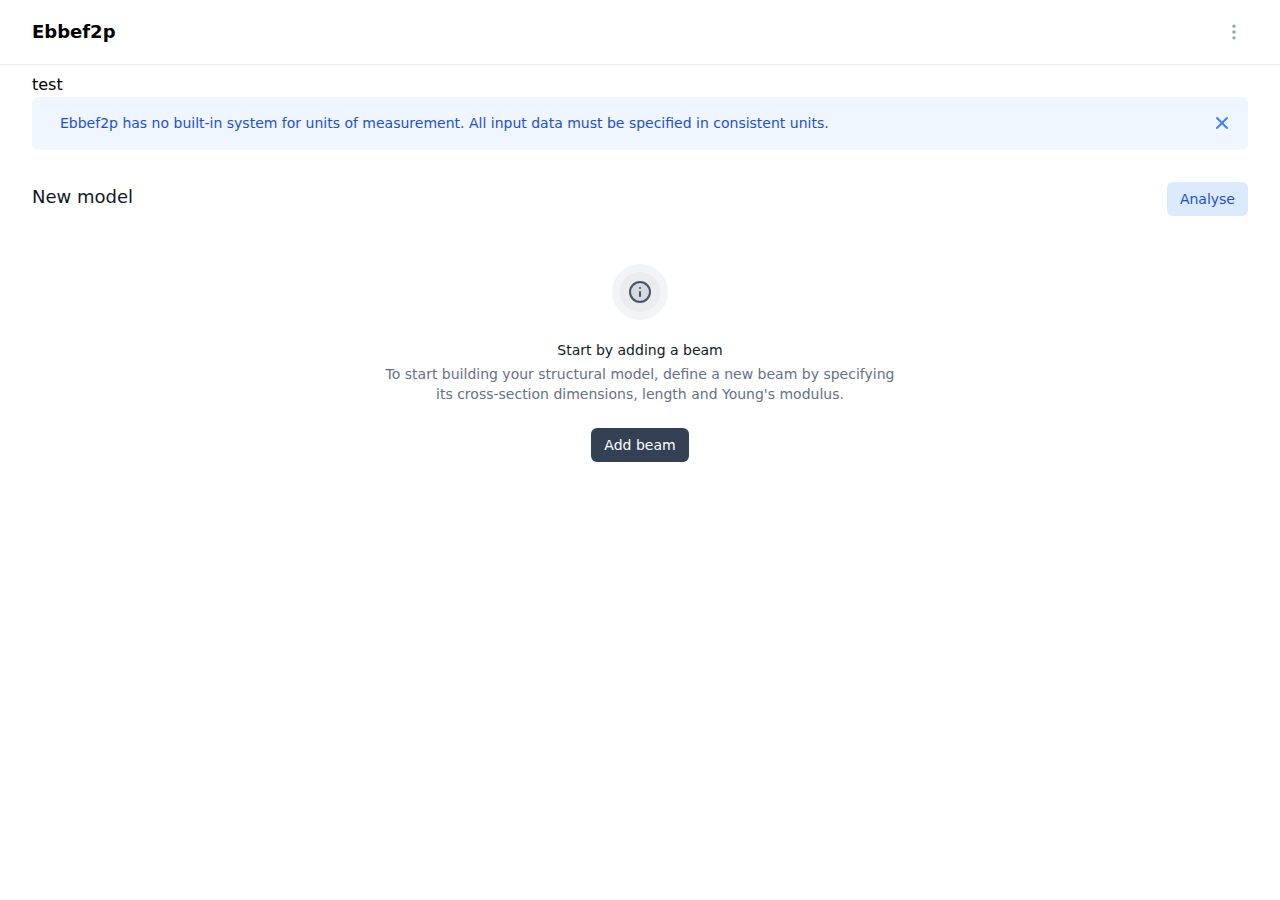
<file: 200 2.html>
<!DOCTYPE html>
<html >
<head><meta charset="utf-8">
<meta name="viewport" content="width=device-width, initial-scale=1">
<link rel="stylesheet" href="https://rsms.me/inter/inter.css"><link rel="modulepreload" as="script" crossorigin href="/_nuxt/entry.93cb1db2.js"><link rel="preload" as="style" href="/_nuxt/entry.0e99f59c.css"><link rel="prefetch" as="script" crossorigin href="/_nuxt/error-404.289a2968.js"><link rel="prefetch" as="script" crossorigin href="/_nuxt/error-500.030b84c9.js"><link rel="stylesheet" href="/_nuxt/entry.0e99f59c.css"><style>/*! tailwindcss v3.3.2 | MIT License | https://tailwindcss.com*/*,:after,:before{border:0 solid #eaecf0;box-sizing:border-box}:after,:before{--tw-content:""}html{-webkit-text-size-adjust:100%;font-feature-settings:normal;font-family:Inter var,ui-sans-serif,system-ui,-apple-system,BlinkMacSystemFont,Segoe UI,Roboto,Helvetica Neue,Arial,Noto Sans,sans-serif,Apple Color Emoji,Segoe UI Emoji,Segoe UI Symbol,Noto Color Emoji;font-variation-settings:normal;line-height:1.5;-moz-tab-size:4;-o-tab-size:4;tab-size:4}body{line-height:inherit;margin:0}hr{border-top-width:1px;color:inherit;height:0}abbr:where([title]){-webkit-text-decoration:underline dotted;text-decoration:underline dotted}h1,h2,h3,h4,h5,h6{font-size:inherit;font-weight:inherit}a{color:inherit;text-decoration:inherit}b,strong{font-weight:bolder}code,kbd,pre,samp{font-family:ui-monospace,SFMono-Regular,Menlo,Monaco,Consolas,Liberation Mono,Courier New,monospace;font-size:1em}small{font-size:80%}sub,sup{font-size:75%;line-height:0;position:relative;vertical-align:baseline}sub{bottom:-.25em}sup{top:-.5em}table{border-collapse:collapse;border-color:inherit;text-indent:0}button,input,optgroup,select,textarea{color:inherit;font-family:inherit;font-size:100%;font-weight:inherit;line-height:inherit;margin:0;padding:0}button,select{text-transform:none}[type=button],[type=reset],[type=submit],button{-webkit-appearance:button;background-color:transparent;background-image:none}:-moz-focusring{outline:auto}:-moz-ui-invalid{box-shadow:none}progress{vertical-align:baseline}::-webkit-inner-spin-button,::-webkit-outer-spin-button{height:auto}[type=search]{-webkit-appearance:textfield;outline-offset:-2px}::-webkit-search-decoration{-webkit-appearance:none}::-webkit-file-upload-button{-webkit-appearance:button;font:inherit}summary{display:list-item}blockquote,dd,dl,figure,h1,h2,h3,h4,h5,h6,hr,p,pre{margin:0}fieldset{margin:0}fieldset,legend{padding:0}menu,ol,ul{list-style:none;margin:0;padding:0}textarea{resize:vertical}input::-moz-placeholder,textarea::-moz-placeholder{color:#98a2b3;opacity:1}input::placeholder,textarea::placeholder{color:#98a2b3;opacity:1}[role=button],button{cursor:pointer}:disabled{cursor:default}audio,canvas,embed,iframe,img,object,svg,video{display:block;vertical-align:middle}img,video{height:auto;max-width:100%}[hidden]{display:none}[multiple],[type=date],[type=datetime-local],[type=email],[type=month],[type=number],[type=password],[type=search],[type=tel],[type=text],[type=time],[type=url],[type=week],select,textarea{--tw-shadow:0 0 #0000;-webkit-appearance:none;-moz-appearance:none;appearance:none;background-color:#fff;border-color:#667085;border-radius:0;border-width:1px;font-size:1rem;line-height:1.5rem;padding:.5rem .75rem}[multiple]:focus,[type=date]:focus,[type=datetime-local]:focus,[type=email]:focus,[type=month]:focus,[type=number]:focus,[type=password]:focus,[type=search]:focus,[type=tel]:focus,[type=text]:focus,[type=time]:focus,[type=url]:focus,[type=week]:focus,select:focus,textarea:focus{--tw-ring-inset:var(--tw-empty,/*!*/ /*!*/);--tw-ring-offset-width:0px;--tw-ring-offset-color:#fff;--tw-ring-color:#2563eb;--tw-ring-offset-shadow:var(--tw-ring-inset) 0 0 0 var(--tw-ring-offset-width) var(--tw-ring-offset-color);--tw-ring-shadow:var(--tw-ring-inset) 0 0 0 calc(1px + var(--tw-ring-offset-width)) var(--tw-ring-color);border-color:#2563eb;box-shadow:/*!*/ /*!*/ 0 0 0 0 #fff,/*!*/ /*!*/ 0 0 0 1px #2563eb,var(--tw-shadow);box-shadow:var(--tw-ring-offset-shadow),var(--tw-ring-shadow),var(--tw-shadow);outline:2px solid transparent;outline-offset:2px}input::-moz-placeholder,textarea::-moz-placeholder{color:#667085;opacity:1}input::placeholder,textarea::placeholder{color:#667085;opacity:1}::-webkit-datetime-edit-fields-wrapper{padding:0}::-webkit-date-and-time-value{min-height:1.5em}::-webkit-datetime-edit,::-webkit-datetime-edit-day-field,::-webkit-datetime-edit-hour-field,::-webkit-datetime-edit-meridiem-field,::-webkit-datetime-edit-millisecond-field,::-webkit-datetime-edit-minute-field,::-webkit-datetime-edit-month-field,::-webkit-datetime-edit-second-field,::-webkit-datetime-edit-year-field{padding-bottom:0;padding-top:0}select{background-image:url("data:image/svg+xml;charset=utf-8,%3Csvg xmlns='http://www.w3.org/2000/svg' fill='none' viewBox='0 0 20 20'%3E%3Cpath stroke='%23667085' stroke-linecap='round' stroke-linejoin='round' stroke-width='1.5' d='m6 8 4 4 4-4'/%3E%3C/svg%3E");background-position:right .5rem center;background-repeat:no-repeat;background-size:1.5em 1.5em;padding-right:2.5rem;-webkit-print-color-adjust:exact;print-color-adjust:exact}[multiple]{background-image:none;background-position:0 0;background-repeat:unset;background-size:initial;padding-right:.75rem;-webkit-print-color-adjust:unset;print-color-adjust:unset}[type=checkbox],[type=radio]{--tw-shadow:0 0 #0000;-webkit-appearance:none;-moz-appearance:none;appearance:none;background-color:#fff;background-origin:border-box;border-color:#667085;border-width:1px;color:#2563eb;display:inline-block;flex-shrink:0;height:1rem;padding:0;-webkit-print-color-adjust:exact;print-color-adjust:exact;-webkit-user-select:none;-moz-user-select:none;user-select:none;vertical-align:middle;width:1rem}[type=checkbox]{border-radius:0}[type=radio]{border-radius:100%}[type=checkbox]:focus,[type=radio]:focus{--tw-ring-inset:var(--tw-empty,/*!*/ /*!*/);--tw-ring-offset-width:2px;--tw-ring-offset-color:#fff;--tw-ring-color:#2563eb;--tw-ring-offset-shadow:var(--tw-ring-inset) 0 0 0 var(--tw-ring-offset-width) var(--tw-ring-offset-color);--tw-ring-shadow:var(--tw-ring-inset) 0 0 0 calc(2px + var(--tw-ring-offset-width)) var(--tw-ring-color);box-shadow:/*!*/ /*!*/ 0 0 0 2px #fff,/*!*/ /*!*/ 0 0 0 4px #2563eb,var(--tw-shadow);box-shadow:var(--tw-ring-offset-shadow),var(--tw-ring-shadow),var(--tw-shadow);outline:2px solid transparent;outline-offset:2px}[type=checkbox]:checked,[type=radio]:checked{background-color:currentColor;background-position:50%;background-repeat:no-repeat;background-size:100% 100%;border-color:transparent}[type=checkbox]:checked{background-image:url("data:image/svg+xml;charset=utf-8,%3Csvg xmlns='http://www.w3.org/2000/svg' fill='%23fff' viewBox='0 0 16 16'%3E%3Cpath d='M12.207 4.793a1 1 0 0 1 0 1.414l-5 5a1 1 0 0 1-1.414 0l-2-2a1 1 0 0 1 1.414-1.414L6.5 9.086l4.293-4.293a1 1 0 0 1 1.414 0z'/%3E%3C/svg%3E")}[type=radio]:checked{background-image:url("data:image/svg+xml;charset=utf-8,%3Csvg xmlns='http://www.w3.org/2000/svg' fill='%23fff' viewBox='0 0 16 16'%3E%3Ccircle cx='8' cy='8' r='3'/%3E%3C/svg%3E")}[type=checkbox]:checked:focus,[type=checkbox]:checked:hover,[type=radio]:checked:focus,[type=radio]:checked:hover{background-color:currentColor;border-color:transparent}[type=checkbox]:indeterminate{background-color:currentColor;background-image:url("data:image/svg+xml;charset=utf-8,%3Csvg xmlns='http://www.w3.org/2000/svg' fill='none' viewBox='0 0 16 16'%3E%3Cpath stroke='%23fff' stroke-linecap='round' stroke-linejoin='round' stroke-width='2' d='M4 8h8'/%3E%3C/svg%3E");background-position:50%;background-repeat:no-repeat;background-size:100% 100%;border-color:transparent}[type=checkbox]:indeterminate:focus,[type=checkbox]:indeterminate:hover{background-color:currentColor;border-color:transparent}[type=file]{background:unset;border-color:inherit;border-radius:0;border-width:0;font-size:unset;line-height:inherit;padding:0}[type=file]:focus{outline:1px solid ButtonText;outline:1px auto -webkit-focus-ring-color}*{scrollbar-color:auto;scrollbar-width:auto}*,:after,:before{--tw-border-spacing-x:0;--tw-border-spacing-y:0;--tw-translate-x:0;--tw-translate-y:0;--tw-rotate:0;--tw-skew-x:0;--tw-skew-y:0;--tw-scale-x:1;--tw-scale-y:1;--tw-pan-x: ;--tw-pan-y: ;--tw-pinch-zoom: ;--tw-scroll-snap-strictness:proximity;--tw-gradient-from-position: ;--tw-gradient-via-position: ;--tw-gradient-to-position: ;--tw-ordinal: ;--tw-slashed-zero: ;--tw-numeric-figure: ;--tw-numeric-spacing: ;--tw-numeric-fraction: ;--tw-ring-inset: ;--tw-ring-offset-width:0px;--tw-ring-offset-color:#fff;--tw-ring-color:rgba(59,130,246,.5);--tw-ring-offset-shadow:0 0 #0000;--tw-ring-shadow:0 0 #0000;--tw-shadow:0 0 #0000;--tw-shadow-colored:0 0 #0000;--tw-blur: ;--tw-brightness: ;--tw-contrast: ;--tw-grayscale: ;--tw-hue-rotate: ;--tw-invert: ;--tw-saturate: ;--tw-sepia: ;--tw-drop-shadow: ;--tw-backdrop-blur: ;--tw-backdrop-brightness: ;--tw-backdrop-contrast: ;--tw-backdrop-grayscale: ;--tw-backdrop-hue-rotate: ;--tw-backdrop-invert: ;--tw-backdrop-opacity: ;--tw-backdrop-saturate: ;--tw-backdrop-sepia: }::backdrop{--tw-border-spacing-x:0;--tw-border-spacing-y:0;--tw-translate-x:0;--tw-translate-y:0;--tw-rotate:0;--tw-skew-x:0;--tw-skew-y:0;--tw-scale-x:1;--tw-scale-y:1;--tw-pan-x: ;--tw-pan-y: ;--tw-pinch-zoom: ;--tw-scroll-snap-strictness:proximity;--tw-gradient-from-position: ;--tw-gradient-via-position: ;--tw-gradient-to-position: ;--tw-ordinal: ;--tw-slashed-zero: ;--tw-numeric-figure: ;--tw-numeric-spacing: ;--tw-numeric-fraction: ;--tw-ring-inset: ;--tw-ring-offset-width:0px;--tw-ring-offset-color:#fff;--tw-ring-color:rgba(59,130,246,.5);--tw-ring-offset-shadow:0 0 #0000;--tw-ring-shadow:0 0 #0000;--tw-shadow:0 0 #0000;--tw-shadow-colored:0 0 #0000;--tw-blur: ;--tw-brightness: ;--tw-contrast: ;--tw-grayscale: ;--tw-hue-rotate: ;--tw-invert: ;--tw-saturate: ;--tw-sepia: ;--tw-drop-shadow: ;--tw-backdrop-blur: ;--tw-backdrop-brightness: ;--tw-backdrop-contrast: ;--tw-backdrop-grayscale: ;--tw-backdrop-hue-rotate: ;--tw-backdrop-invert: ;--tw-backdrop-opacity: ;--tw-backdrop-saturate: ;--tw-backdrop-sepia: }.form-input,.form-multiselect,.form-select,.form-textarea{--tw-shadow:0 0 #0000;-webkit-appearance:none;-moz-appearance:none;appearance:none;background-color:#fff;border-color:#667085;border-radius:0;border-width:1px;font-size:1rem;line-height:1.5rem;padding:.5rem .75rem}.form-input:focus,.form-multiselect:focus,.form-select:focus,.form-textarea:focus{--tw-ring-inset:var(--tw-empty,/*!*/ /*!*/);--tw-ring-offset-width:0px;--tw-ring-offset-color:#fff;--tw-ring-color:#2563eb;--tw-ring-offset-shadow:var(--tw-ring-inset) 0 0 0 var(--tw-ring-offset-width) var(--tw-ring-offset-color);--tw-ring-shadow:var(--tw-ring-inset) 0 0 0 calc(1px + var(--tw-ring-offset-width)) var(--tw-ring-color);border-color:#2563eb;box-shadow:/*!*/ /*!*/ 0 0 0 0 #fff,/*!*/ /*!*/ 0 0 0 1px #2563eb,var(--tw-shadow);box-shadow:var(--tw-ring-offset-shadow),var(--tw-ring-shadow),var(--tw-shadow);outline:2px solid transparent;outline-offset:2px}.form-input::-moz-placeholder,.form-textarea::-moz-placeholder{color:#667085;opacity:1}.form-input::placeholder,.form-textarea::placeholder{color:#667085;opacity:1}.form-input::-webkit-datetime-edit-fields-wrapper{padding:0}.form-input::-webkit-date-and-time-value{min-height:1.5em}.form-input::-webkit-datetime-edit,.form-input::-webkit-datetime-edit-day-field,.form-input::-webkit-datetime-edit-hour-field,.form-input::-webkit-datetime-edit-meridiem-field,.form-input::-webkit-datetime-edit-millisecond-field,.form-input::-webkit-datetime-edit-minute-field,.form-input::-webkit-datetime-edit-month-field,.form-input::-webkit-datetime-edit-second-field,.form-input::-webkit-datetime-edit-year-field{padding-bottom:0;padding-top:0}.form-checkbox,.form-radio{--tw-shadow:0 0 #0000;-webkit-appearance:none;-moz-appearance:none;appearance:none;background-color:#fff;background-origin:border-box;border-color:#667085;border-width:1px;color:#2563eb;display:inline-block;flex-shrink:0;height:1rem;padding:0;-webkit-print-color-adjust:exact;print-color-adjust:exact;-webkit-user-select:none;-moz-user-select:none;user-select:none;vertical-align:middle;width:1rem}.form-radio{border-radius:100%}.form-checkbox:focus,.form-radio:focus{--tw-ring-inset:var(--tw-empty,/*!*/ /*!*/);--tw-ring-offset-width:2px;--tw-ring-offset-color:#fff;--tw-ring-color:#2563eb;--tw-ring-offset-shadow:var(--tw-ring-inset) 0 0 0 var(--tw-ring-offset-width) var(--tw-ring-offset-color);--tw-ring-shadow:var(--tw-ring-inset) 0 0 0 calc(2px + var(--tw-ring-offset-width)) var(--tw-ring-color);box-shadow:/*!*/ /*!*/ 0 0 0 2px #fff,/*!*/ /*!*/ 0 0 0 4px #2563eb,var(--tw-shadow);box-shadow:var(--tw-ring-offset-shadow),var(--tw-ring-shadow),var(--tw-shadow);outline:2px solid transparent;outline-offset:2px}.form-checkbox:checked,.form-radio:checked{background-color:currentColor;background-position:50%;background-repeat:no-repeat;background-size:100% 100%;border-color:transparent}.form-radio:checked{background-image:url("data:image/svg+xml;charset=utf-8,%3Csvg xmlns='http://www.w3.org/2000/svg' fill='%23fff' viewBox='0 0 16 16'%3E%3Ccircle cx='8' cy='8' r='3'/%3E%3C/svg%3E")}.form-checkbox:checked:focus,.form-checkbox:checked:hover,.form-radio:checked:focus,.form-radio:checked:hover{background-color:currentColor;border-color:transparent}.sr-only{clip:rect(0,0,0,0);border-width:0;height:1px;margin:-1px;overflow:hidden;padding:0;position:absolute;white-space:nowrap;width:1px}.pointer-events-none{pointer-events:none}.visible{visibility:visible}.invisible{visibility:hidden}.fixed{position:fixed}.absolute{position:absolute}.relative{position:relative}.inset-0{inset:0}.inset-y-0{bottom:0;top:0}.-right-4{right:-1rem}.bottom-0{bottom:0}.right-0{right:0}.right-16{right:4rem}.right-6{right:1.5rem}.top-4{top:1rem}.z-10{z-index:10}.-mx-1{margin-left:-.25rem;margin-right:-.25rem}.-mx-1\.5{margin-left:-.375rem;margin-right:-.375rem}.-mx-2{margin-left:-.5rem;margin-right:-.5rem}.-my-1{margin-bottom:-.25rem;margin-top:-.25rem}.-my-1\.5{margin-bottom:-.375rem;margin-top:-.375rem}.-my-2{margin-bottom:-.5rem;margin-top:-.5rem}.mx-auto{margin-left:auto;margin-right:auto}.-mb-7{margin-bottom:-1.75rem}.-mb-px{margin-bottom:-1px}.-ml-4{margin-left:-1rem}.-mt-4{margin-top:-1rem}.-mt-8{margin-top:-2rem}.mb-2{margin-bottom:.5rem}.mb-6{margin-bottom:1.5rem}.ml-0{margin-left:0}.ml-3{margin-left:.75rem}.ml-4{margin-left:1rem}.ml-auto{margin-left:auto}.mr-2{margin-right:.5rem}.mr-3{margin-right:.75rem}.mr-6{margin-right:1.5rem}.mt-0{margin-top:0}.mt-0\.5{margin-top:.125rem}.mt-1{margin-top:.25rem}.mt-2{margin-top:.5rem}.mt-3{margin-top:.75rem}.mt-4{margin-top:1rem}.mt-5{margin-top:1.25rem}.mt-6{margin-top:1.5rem}.mt-8{margin-top:2rem}.block{display:block}.inline-block{display:inline-block}.inline{display:inline}.flex{display:flex}.inline-flex{display:inline-flex}.table{display:table}.grid{display:grid}.hidden{display:none}.h-1{height:.25rem}.h-1\.5{height:.375rem}.h-14{height:3.5rem}.h-16{height:4rem}.h-3{height:.75rem}.h-3\.5{height:.875rem}.h-4{height:1rem}.h-5{height:1.25rem}.h-6{height:1.5rem}.h-8{height:2rem}.h-\[500px\]{height:500px}.h-\[calc\(100vh-187px\)\]{height:calc(100vh - 187px)}.h-full{height:100%}.h-screen{height:100vh}.max-h-full{max-height:100%}.min-h-full{min-height:100%}.w-0{width:0}.w-1{width:.25rem}.w-1\.5{width:.375rem}.w-14{width:3.5rem}.w-3{width:.75rem}.w-3\.5{width:.875rem}.w-3\/4{width:75%}.w-4{width:1rem}.w-5{width:1.25rem}.w-56{width:14rem}.w-6{width:1.5rem}.w-8{width:2rem}.w-96{width:24rem}.w-full{width:100%}.w-screen{width:100vw}.min-w-0{min-width:0}.min-w-full{min-width:100%}.max-w-7xl{max-width:80rem}.max-w-full{max-width:100%}.max-w-lg{max-width:32rem}.max-w-md{max-width:28rem}.max-w-min{max-width:-moz-min-content;max-width:min-content}.max-w-xl{max-width:36rem}.flex-1{flex:1 1 0%}.flex-auto{flex:1 1 auto}.flex-none{flex:none}.flex-shrink-0{flex-shrink:0}.shrink{flex-shrink:1}.shrink-0{flex-shrink:0}.flex-grow{flex-grow:1}.origin-top-right{transform-origin:top right}.translate-x-0{--tw-translate-x:0px;transform:translateY(var(--tw-translate-y)) rotate(var(--tw-rotate)) skewX(var(--tw-skew-x)) skewY(var(--tw-skew-y)) scaleX(var(--tw-scale-x)) scaleY(var(--tw-scale-y));transform:translate(var(--tw-translate-x),var(--tw-translate-y)) rotate(var(--tw-rotate)) skewX(var(--tw-skew-x)) skewY(var(--tw-skew-y)) scaleX(var(--tw-scale-x)) scaleY(var(--tw-scale-y))}.translate-x-3{--tw-translate-x:0.75rem;transform:translate(.75rem,var(--tw-translate-y)) rotate(var(--tw-rotate)) skewX(var(--tw-skew-x)) skewY(var(--tw-skew-y)) scaleX(var(--tw-scale-x)) scaleY(var(--tw-scale-y));transform:translate(var(--tw-translate-x),var(--tw-translate-y)) rotate(var(--tw-rotate)) skewX(var(--tw-skew-x)) skewY(var(--tw-skew-y)) scaleX(var(--tw-scale-x)) scaleY(var(--tw-scale-y))}.translate-x-3\.5{--tw-translate-x:0.875rem;transform:translate(.875rem,var(--tw-translate-y)) rotate(var(--tw-rotate)) skewX(var(--tw-skew-x)) skewY(var(--tw-skew-y)) scaleX(var(--tw-scale-x)) scaleY(var(--tw-scale-y));transform:translate(var(--tw-translate-x),var(--tw-translate-y)) rotate(var(--tw-rotate)) skewX(var(--tw-skew-x)) skewY(var(--tw-skew-y)) scaleX(var(--tw-scale-x)) scaleY(var(--tw-scale-y))}.translate-y-0{--tw-translate-y:0px;transform:translate(var(--tw-translate-x)) rotate(var(--tw-rotate)) skewX(var(--tw-skew-x)) skewY(var(--tw-skew-y)) scaleX(var(--tw-scale-x)) scaleY(var(--tw-scale-y));transform:translate(var(--tw-translate-x),var(--tw-translate-y)) rotate(var(--tw-rotate)) skewX(var(--tw-skew-x)) skewY(var(--tw-skew-y)) scaleX(var(--tw-scale-x)) scaleY(var(--tw-scale-y))}.translate-y-1{--tw-translate-y:0.25rem;transform:translate(var(--tw-translate-x),.25rem) rotate(var(--tw-rotate)) skewX(var(--tw-skew-x)) skewY(var(--tw-skew-y)) scaleX(var(--tw-scale-x)) scaleY(var(--tw-scale-y));transform:translate(var(--tw-translate-x),var(--tw-translate-y)) rotate(var(--tw-rotate)) skewX(var(--tw-skew-x)) skewY(var(--tw-skew-y)) scaleX(var(--tw-scale-x)) scaleY(var(--tw-scale-y))}.translate-y-4{--tw-translate-y:1rem;transform:translate(var(--tw-translate-x),1rem) rotate(var(--tw-rotate)) skewX(var(--tw-skew-x)) skewY(var(--tw-skew-y)) scaleX(var(--tw-scale-x)) scaleY(var(--tw-scale-y));transform:translate(var(--tw-translate-x),var(--tw-translate-y)) rotate(var(--tw-rotate)) skewX(var(--tw-skew-x)) skewY(var(--tw-skew-y)) scaleX(var(--tw-scale-x)) scaleY(var(--tw-scale-y))}.rotate-180{--tw-rotate:180deg;transform:translate(var(--tw-translate-x),var(--tw-translate-y)) rotate(180deg) skewX(var(--tw-skew-x)) skewY(var(--tw-skew-y)) scaleX(var(--tw-scale-x)) scaleY(var(--tw-scale-y));transform:translate(var(--tw-translate-x),var(--tw-translate-y)) rotate(var(--tw-rotate)) skewX(var(--tw-skew-x)) skewY(var(--tw-skew-y)) scaleX(var(--tw-scale-x)) scaleY(var(--tw-scale-y))}.scale-100{--tw-scale-x:1;--tw-scale-y:1;transform:translate(var(--tw-translate-x),var(--tw-translate-y)) rotate(var(--tw-rotate)) skewX(var(--tw-skew-x)) skewY(var(--tw-skew-y)) scaleX(1) scaleY(1);transform:translate(var(--tw-translate-x),var(--tw-translate-y)) rotate(var(--tw-rotate)) skewX(var(--tw-skew-x)) skewY(var(--tw-skew-y)) scaleX(var(--tw-scale-x)) scaleY(var(--tw-scale-y))}.scale-95{--tw-scale-x:.95;--tw-scale-y:.95;transform:translate(var(--tw-translate-x),var(--tw-translate-y)) rotate(var(--tw-rotate)) skewX(var(--tw-skew-x)) skewY(var(--tw-skew-y)) scaleX(.95) scaleY(.95)}.scale-95,.transform{transform:translate(var(--tw-translate-x),var(--tw-translate-y)) rotate(var(--tw-rotate)) skewX(var(--tw-skew-x)) skewY(var(--tw-skew-y)) scaleX(var(--tw-scale-x)) scaleY(var(--tw-scale-y))}@keyframes ping{75%,to{opacity:0;transform:scale(2)}}.animate-ping{animation:ping 1s cubic-bezier(0,0,.2,1) infinite}@keyframes spin{to{transform:rotate(1turn)}}.animate-spin{animation:spin 1s linear infinite}.cursor-pointer{cursor:pointer}.resize{resize:both}.list-disc{list-style-type:disc}.grid-cols-1{grid-template-columns:repeat(1,minmax(0,1fr))}.flex-row{flex-direction:row}.flex-col{flex-direction:column}.flex-wrap{flex-wrap:wrap}.items-start{align-items:flex-start}.items-end{align-items:flex-end}.items-center{align-items:center}.justify-end{justify-content:flex-end}.justify-center{justify-content:center}.justify-between{justify-content:space-between}.gap-2{gap:.5rem}.gap-x-3{-moz-column-gap:.75rem;column-gap:.75rem}.gap-x-6{-moz-column-gap:1.5rem;column-gap:1.5rem}.-space-y-px>:not([hidden])~:not([hidden]){--tw-space-y-reverse:0;margin-bottom:0;margin-bottom:calc(-1px*var(--tw-space-y-reverse));margin-top:-1px;margin-top:calc(-1px*(1 - var(--tw-space-y-reverse)))}.space-x-2>:not([hidden])~:not([hidden]){--tw-space-x-reverse:0;margin-left:.5rem;margin-left:calc(.5rem*(1 - var(--tw-space-x-reverse)));margin-right:0;margin-right:calc(.5rem*var(--tw-space-x-reverse))}.space-x-4>:not([hidden])~:not([hidden]){--tw-space-x-reverse:0;margin-left:1rem;margin-left:calc(1rem*(1 - var(--tw-space-x-reverse)));margin-right:0;margin-right:calc(1rem*var(--tw-space-x-reverse))}.space-x-6>:not([hidden])~:not([hidden]){--tw-space-x-reverse:0;margin-left:1.5rem;margin-left:calc(1.5rem*(1 - var(--tw-space-x-reverse)));margin-right:0;margin-right:calc(1.5rem*var(--tw-space-x-reverse))}.space-x-8>:not([hidden])~:not([hidden]){--tw-space-x-reverse:0;margin-left:2rem;margin-left:calc(2rem*(1 - var(--tw-space-x-reverse)));margin-right:0;margin-right:calc(2rem*var(--tw-space-x-reverse))}.space-y-2>:not([hidden])~:not([hidden]){--tw-space-y-reverse:0;margin-bottom:0;margin-bottom:calc(.5rem*var(--tw-space-y-reverse));margin-top:.5rem;margin-top:calc(.5rem*(1 - var(--tw-space-y-reverse)))}.space-y-4>:not([hidden])~:not([hidden]){--tw-space-y-reverse:0;margin-bottom:0;margin-bottom:calc(1rem*var(--tw-space-y-reverse));margin-top:1rem;margin-top:calc(1rem*(1 - var(--tw-space-y-reverse)))}.space-y-6>:not([hidden])~:not([hidden]){--tw-space-y-reverse:0;margin-bottom:0;margin-bottom:calc(1.5rem*var(--tw-space-y-reverse));margin-top:1.5rem;margin-top:calc(1.5rem*(1 - var(--tw-space-y-reverse)))}.divide-y>:not([hidden])~:not([hidden]){--tw-divide-y-reverse:0;border-bottom-width:0;border-bottom-width:calc(1px*var(--tw-divide-y-reverse));border-top-width:1px;border-top-width:calc(1px*(1 - var(--tw-divide-y-reverse)))}.divide-gray-100>:not([hidden])~:not([hidden]){--tw-divide-opacity:1;border-color:#f2f4f7;border-color:rgb(242 244 247/var(--tw-divide-opacity))}.overflow-hidden{overflow:hidden}.overflow-x-auto{overflow-x:auto}.overflow-y-auto{overflow-y:auto}.overflow-x-hidden{overflow-x:hidden}.truncate{overflow:hidden;text-overflow:ellipsis}.truncate,.whitespace-nowrap{white-space:nowrap}.rounded{border-radius:.25rem}.rounded-2xl{border-radius:1rem}.rounded-full{border-radius:9999px}.rounded-lg{border-radius:.5rem}.rounded-md{border-radius:.375rem}.rounded-xl{border-radius:.75rem}.rounded-t-lg{border-top-left-radius:.5rem;border-top-right-radius:.5rem}.rounded-bl-md{border-bottom-left-radius:.375rem}.rounded-br-md{border-bottom-right-radius:.375rem}.rounded-tl-md{border-top-left-radius:.375rem}.rounded-tr-md{border-top-right-radius:.375rem}.border{border-width:1px}.border-0{border-width:0}.border-8{border-width:8px}.border-b{border-bottom-width:1px}.border-b-0{border-bottom-width:0}.border-b-2{border-bottom-width:2px}.border-r{border-right-width:1px}.border-t{border-top-width:1px}.border-black\/5{border-color:rgba(0,0,0,.05)}.border-blue-200{--tw-border-opacity:1;border-color:#bfdbfe;border-color:rgb(191 219 254/var(--tw-border-opacity))}.border-blue-500{--tw-border-opacity:1;border-color:#3b82f6;border-color:rgb(59 130 246/var(--tw-border-opacity))}.border-gray-100{--tw-border-opacity:1;border-color:#f2f4f7;border-color:rgb(242 244 247/var(--tw-border-opacity))}.border-gray-200{--tw-border-opacity:1;border-color:#eaecf0;border-color:rgb(234 236 240/var(--tw-border-opacity))}.border-gray-300{--tw-border-opacity:1;border-color:#d0d5dd;border-color:rgb(208 213 221/var(--tw-border-opacity))}.border-red-100{--tw-border-opacity:1;border-color:#fee2e2;border-color:rgb(254 226 226/var(--tw-border-opacity))}.border-transparent{border-color:transparent}.bg-blue-100{--tw-bg-opacity:1;background-color:#dbeafe;background-color:rgb(219 234 254/var(--tw-bg-opacity))}.bg-blue-50{--tw-bg-opacity:1;background-color:#eff6ff;background-color:rgb(239 246 255/var(--tw-bg-opacity))}.bg-blue-600{--tw-bg-opacity:1;background-color:#2563eb;background-color:rgb(37 99 235/var(--tw-bg-opacity))}.bg-gray-100{--tw-bg-opacity:1;background-color:#f2f4f7;background-color:rgb(242 244 247/var(--tw-bg-opacity))}.bg-gray-200{--tw-bg-opacity:1;background-color:#eaecf0;background-color:rgb(234 236 240/var(--tw-bg-opacity))}.bg-gray-50{--tw-bg-opacity:1;background-color:#f9fafb;background-color:rgb(249 250 251/var(--tw-bg-opacity))}.bg-gray-500{--tw-bg-opacity:1;background-color:#667085;background-color:rgb(102 112 133/var(--tw-bg-opacity))}.bg-gray-600{--tw-bg-opacity:1;background-color:#475467;background-color:rgb(71 84 103/var(--tw-bg-opacity))}.bg-gray-700{--tw-bg-opacity:1;background-color:#344054;background-color:rgb(52 64 84/var(--tw-bg-opacity))}.bg-gray-900\/25{background-color:rgba(16,24,40,.25)}.bg-green-100{--tw-bg-opacity:1;background-color:#dcfce7;background-color:rgb(220 252 231/var(--tw-bg-opacity))}.bg-green-50{--tw-bg-opacity:1;background-color:#f0fdf4;background-color:rgb(240 253 244/var(--tw-bg-opacity))}.bg-indigo-100{--tw-bg-opacity:1;background-color:#e0e7ff;background-color:rgb(224 231 255/var(--tw-bg-opacity))}.bg-red-50{--tw-bg-opacity:1;background-color:#fef2f2;background-color:rgb(254 242 242/var(--tw-bg-opacity))}.bg-red-500{--tw-bg-opacity:1;background-color:#ef4444;background-color:rgb(239 68 68/var(--tw-bg-opacity))}.bg-red-600{--tw-bg-opacity:1;background-color:#dc2626;background-color:rgb(220 38 38/var(--tw-bg-opacity))}.bg-white{--tw-bg-opacity:1;background-color:#fff;background-color:rgb(255 255 255/var(--tw-bg-opacity))}.fill-blue-600{fill:#2563eb}.stroke-blue-500{stroke:#3b82f6}.p-1{padding:.25rem}.p-1\.5{padding:.375rem}.p-10{padding:2.5rem}.p-2{padding:.5rem}.p-4{padding:1rem}.p-px{padding:1px}.px-1{padding-left:.25rem;padding-right:.25rem}.px-2{padding-left:.5rem;padding-right:.5rem}.px-2\.5{padding-left:.625rem;padding-right:.625rem}.px-3{padding-left:.75rem;padding-right:.75rem}.px-4{padding-left:1rem;padding-right:1rem}.px-6{padding-left:1.5rem;padding-right:1.5rem}.py-1{padding-bottom:.25rem;padding-top:.25rem}.py-1\.5{padding-bottom:.375rem;padding-top:.375rem}.py-12{padding-bottom:3rem;padding-top:3rem}.py-2{padding-bottom:.5rem;padding-top:.5rem}.py-2\.5{padding-bottom:.625rem;padding-top:.625rem}.py-3{padding-bottom:.75rem;padding-top:.75rem}.py-3\.5{padding-bottom:.875rem;padding-top:.875rem}.py-4{padding-bottom:1rem;padding-top:1rem}.py-5{padding-bottom:1.25rem;padding-top:1.25rem}.py-6{padding-bottom:1.5rem;padding-top:1.5rem}.py-\[0\.4375rem\]{padding-bottom:.4375rem;padding-top:.4375rem}.pb-2{padding-bottom:.5rem}.pb-4{padding-bottom:1rem}.pl-2{padding-left:.5rem}.pl-3{padding-left:.75rem}.pl-4{padding-left:1rem}.pl-5{padding-left:1.25rem}.pr-10{padding-right:2.5rem}.pr-2{padding-right:.5rem}.pr-3{padding-right:.75rem}.pr-4{padding-right:1rem}.pr-5{padding-right:1.25rem}.pr-6{padding-right:1.5rem}.pt-16{padding-top:4rem}.pt-2{padding-top:.5rem}.pt-5{padding-top:1.25rem}.pt-6{padding-top:1.5rem}.text-left{text-align:left}.text-center{text-align:center}.text-right{text-align:right}.align-middle{vertical-align:middle}.font-mono{font-family:ui-monospace,SFMono-Regular,Menlo,Monaco,Consolas,Liberation Mono,Courier New,monospace}.font-sans{font-family:Inter var,ui-sans-serif,system-ui,-apple-system,BlinkMacSystemFont,Segoe UI,Roboto,Helvetica Neue,Arial,Noto Sans,sans-serif,Apple Color Emoji,Segoe UI Emoji,Segoe UI Symbol,Noto Color Emoji}.text-base{font-size:1rem;line-height:1.5rem}.text-lg{font-size:1.125rem;line-height:1.75rem}.text-sm{font-size:.875rem;line-height:1.25rem}.text-xs{font-size:.75rem;line-height:1rem}.font-bold{font-weight:700}.font-medium{font-weight:500}.font-normal{font-weight:400}.font-semibold{font-weight:600}.uppercase{text-transform:uppercase}.leading-4{line-height:1rem}.leading-5{line-height:1.25rem}.leading-6{line-height:1.5rem}.tracking-normal{letter-spacing:0}.tracking-wider{letter-spacing:.05em}.text-amber-500{--tw-text-opacity:1;color:#f59e0b;color:rgb(245 158 11/var(--tw-text-opacity))}.text-black\/10{color:rgba(0,0,0,.1)}.text-blue-500{--tw-text-opacity:1;color:#3b82f6;color:rgb(59 130 246/var(--tw-text-opacity))}.text-blue-600{--tw-text-opacity:1;color:#2563eb;color:rgb(37 99 235/var(--tw-text-opacity))}.text-blue-700{--tw-text-opacity:1;color:#1d4ed8;color:rgb(29 78 216/var(--tw-text-opacity))}.text-blue-900{--tw-text-opacity:1;color:#1e3a8a;color:rgb(30 58 138/var(--tw-text-opacity))}.text-gray-200{--tw-text-opacity:1;color:#eaecf0;color:rgb(234 236 240/var(--tw-text-opacity))}.text-gray-400{--tw-text-opacity:1;color:#98a2b3;color:rgb(152 162 179/var(--tw-text-opacity))}.text-gray-500{--tw-text-opacity:1;color:#667085;color:rgb(102 112 133/var(--tw-text-opacity))}.text-gray-600{--tw-text-opacity:1;color:#475467;color:rgb(71 84 103/var(--tw-text-opacity))}.text-gray-700{--tw-text-opacity:1;color:#344054;color:rgb(52 64 84/var(--tw-text-opacity))}.text-gray-800{--tw-text-opacity:1;color:#1d2939;color:rgb(29 41 57/var(--tw-text-opacity))}.text-gray-900{--tw-text-opacity:1;color:#101828;color:rgb(16 24 40/var(--tw-text-opacity))}.text-green-500{--tw-text-opacity:1;color:#22c55e;color:rgb(34 197 94/var(--tw-text-opacity))}.text-green-700{--tw-text-opacity:1;color:#15803d;color:rgb(21 128 61/var(--tw-text-opacity))}.text-indigo-700{--tw-text-opacity:1;color:#4338ca;color:rgb(67 56 202/var(--tw-text-opacity))}.text-red-500{--tw-text-opacity:1;color:#ef4444;color:rgb(239 68 68/var(--tw-text-opacity))}.text-red-600{--tw-text-opacity:1;color:#dc2626;color:rgb(220 38 38/var(--tw-text-opacity))}.text-red-700{--tw-text-opacity:1;color:#b91c1c;color:rgb(185 28 28/var(--tw-text-opacity))}.text-red-800{--tw-text-opacity:1;color:#991b1b;color:rgb(153 27 27/var(--tw-text-opacity))}.text-white{--tw-text-opacity:1;color:#fff;color:rgb(255 255 255/var(--tw-text-opacity))}.opacity-0{opacity:0}.opacity-100{opacity:1}.opacity-25{opacity:.25}.opacity-75{opacity:.75}.shadow{--tw-shadow:0 1px 3px 0 rgba(0,0,0,.1),0 1px 2px -1px rgba(0,0,0,.1);--tw-shadow-colored:0 1px 3px 0 var(--tw-shadow-color),0 1px 2px -1px var(--tw-shadow-color);box-shadow:0 0 #0000,0 0 #0000,0 1px 3px 0 rgba(0,0,0,.1),0 1px 2px -1px rgba(0,0,0,.1);box-shadow:var(--tw-ring-offset-shadow,0 0 #0000),var(--tw-ring-shadow,0 0 #0000),var(--tw-shadow)}.shadow-lg{--tw-shadow:0 10px 15px -3px rgba(0,0,0,.1),0 4px 6px -4px rgba(0,0,0,.1);--tw-shadow-colored:0 10px 15px -3px var(--tw-shadow-color),0 4px 6px -4px var(--tw-shadow-color);box-shadow:0 0 #0000,0 0 #0000,0 10px 15px -3px rgba(0,0,0,.1),0 4px 6px -4px rgba(0,0,0,.1);box-shadow:var(--tw-ring-offset-shadow,0 0 #0000),var(--tw-ring-shadow,0 0 #0000),var(--tw-shadow)}.shadow-sm{--tw-shadow:0 1px 2px 0 rgba(0,0,0,.05);--tw-shadow-colored:0 1px 2px 0 var(--tw-shadow-color);box-shadow:0 0 #0000,0 0 #0000,0 1px 2px 0 rgba(0,0,0,.05);box-shadow:var(--tw-ring-offset-shadow,0 0 #0000),var(--tw-ring-shadow,0 0 #0000),var(--tw-shadow)}.shadow-xl{--tw-shadow:0 20px 25px -5px rgba(0,0,0,.1),0 8px 10px -6px rgba(0,0,0,.1);--tw-shadow-colored:0 20px 25px -5px var(--tw-shadow-color),0 8px 10px -6px var(--tw-shadow-color);box-shadow:0 0 #0000,0 0 #0000,0 20px 25px -5px rgba(0,0,0,.1),0 8px 10px -6px rgba(0,0,0,.1);box-shadow:var(--tw-ring-offset-shadow,0 0 #0000),var(--tw-ring-shadow,0 0 #0000),var(--tw-shadow)}.ring-1{--tw-ring-offset-shadow:var(--tw-ring-inset) 0 0 0 var(--tw-ring-offset-width) var(--tw-ring-offset-color);--tw-ring-shadow:var(--tw-ring-inset) 0 0 0 calc(1px + var(--tw-ring-offset-width)) var(--tw-ring-color);box-shadow:var(--tw-ring-inset) 0 0 0 var(--tw-ring-offset-width) var(--tw-ring-offset-color),var(--tw-ring-inset) 0 0 0 calc(1px + var(--tw-ring-offset-width)) var(--tw-ring-color),0 0 #0000;box-shadow:var(--tw-ring-offset-shadow),var(--tw-ring-shadow),var(--tw-shadow,0 0 #0000)}.ring-2{--tw-ring-offset-shadow:var(--tw-ring-inset) 0 0 0 var(--tw-ring-offset-width) var(--tw-ring-offset-color);--tw-ring-shadow:var(--tw-ring-inset) 0 0 0 calc(2px + var(--tw-ring-offset-width)) var(--tw-ring-color);box-shadow:var(--tw-ring-inset) 0 0 0 var(--tw-ring-offset-width) var(--tw-ring-offset-color),var(--tw-ring-inset) 0 0 0 calc(2px + var(--tw-ring-offset-width)) var(--tw-ring-color),0 0 #0000;box-shadow:var(--tw-ring-offset-shadow),var(--tw-ring-shadow),var(--tw-shadow,0 0 #0000)}.ring-inset{--tw-ring-inset:inset}.ring-black{--tw-ring-opacity:1;--tw-ring-color:rgb(0 0 0/var(--tw-ring-opacity))}.ring-blue-600{--tw-ring-opacity:1;--tw-ring-color:rgb(37 99 235/var(--tw-ring-opacity))}.ring-gray-300{--tw-ring-opacity:1;--tw-ring-color:rgb(208 213 221/var(--tw-ring-opacity))}.ring-gray-900\/5{--tw-ring-color:rgba(16,24,40,.05)}.ring-red-300{--tw-ring-opacity:1;--tw-ring-color:rgb(252 165 165/var(--tw-ring-opacity))}.ring-red-500{--tw-ring-opacity:1;--tw-ring-color:rgb(239 68 68/var(--tw-ring-opacity))}.ring-opacity-5{--tw-ring-opacity:0.05}.ring-offset-2{--tw-ring-offset-width:2px}.filter{filter:var(--tw-blur) var(--tw-brightness) var(--tw-contrast) var(--tw-grayscale) var(--tw-hue-rotate) var(--tw-invert) var(--tw-saturate) var(--tw-sepia) var(--tw-drop-shadow)}.backdrop-blur{--tw-backdrop-blur:blur(8px);-webkit-backdrop-filter:blur(8px) var(--tw-backdrop-brightness) var(--tw-backdrop-contrast) var(--tw-backdrop-grayscale) var(--tw-backdrop-hue-rotate) var(--tw-backdrop-invert) var(--tw-backdrop-opacity) var(--tw-backdrop-saturate) var(--tw-backdrop-sepia);backdrop-filter:blur(8px) var(--tw-backdrop-brightness) var(--tw-backdrop-contrast) var(--tw-backdrop-grayscale) var(--tw-backdrop-hue-rotate) var(--tw-backdrop-invert) var(--tw-backdrop-opacity) var(--tw-backdrop-saturate) var(--tw-backdrop-sepia);-webkit-backdrop-filter:var(--tw-backdrop-blur) var(--tw-backdrop-brightness) var(--tw-backdrop-contrast) var(--tw-backdrop-grayscale) var(--tw-backdrop-hue-rotate) var(--tw-backdrop-invert) var(--tw-backdrop-opacity) var(--tw-backdrop-saturate) var(--tw-backdrop-sepia);backdrop-filter:var(--tw-backdrop-blur) var(--tw-backdrop-brightness) var(--tw-backdrop-contrast) var(--tw-backdrop-grayscale) var(--tw-backdrop-hue-rotate) var(--tw-backdrop-invert) var(--tw-backdrop-opacity) var(--tw-backdrop-saturate) var(--tw-backdrop-sepia)}.backdrop-blur-sm{--tw-backdrop-blur:blur(4px);-webkit-backdrop-filter:blur(4px) var(--tw-backdrop-brightness) var(--tw-backdrop-contrast) var(--tw-backdrop-grayscale) var(--tw-backdrop-hue-rotate) var(--tw-backdrop-invert) var(--tw-backdrop-opacity) var(--tw-backdrop-saturate) var(--tw-backdrop-sepia);backdrop-filter:blur(4px) var(--tw-backdrop-brightness) var(--tw-backdrop-contrast) var(--tw-backdrop-grayscale) var(--tw-backdrop-hue-rotate) var(--tw-backdrop-invert) var(--tw-backdrop-opacity) var(--tw-backdrop-saturate) var(--tw-backdrop-sepia);-webkit-backdrop-filter:var(--tw-backdrop-blur) var(--tw-backdrop-brightness) var(--tw-backdrop-contrast) var(--tw-backdrop-grayscale) var(--tw-backdrop-hue-rotate) var(--tw-backdrop-invert) var(--tw-backdrop-opacity) var(--tw-backdrop-saturate) var(--tw-backdrop-sepia);backdrop-filter:var(--tw-backdrop-blur) var(--tw-backdrop-brightness) var(--tw-backdrop-contrast) var(--tw-backdrop-grayscale) var(--tw-backdrop-hue-rotate) var(--tw-backdrop-invert) var(--tw-backdrop-opacity) var(--tw-backdrop-saturate) var(--tw-backdrop-sepia)}.transition{transition-duration:.15s;transition-property:color,background-color,border-color,text-decoration-color,fill,stroke,opacity,box-shadow,transform,filter,-webkit-backdrop-filter;transition-property:color,background-color,border-color,text-decoration-color,fill,stroke,opacity,box-shadow,transform,filter,backdrop-filter;transition-property:color,background-color,border-color,text-decoration-color,fill,stroke,opacity,box-shadow,transform,filter,backdrop-filter,-webkit-backdrop-filter;transition-timing-function:cubic-bezier(.4,0,.2,1)}.transition-all{transition-duration:.15s;transition-property:all;transition-timing-function:cubic-bezier(.4,0,.2,1)}.transition-colors{transition-duration:.15s;transition-property:color,background-color,border-color,text-decoration-color,fill,stroke;transition-timing-function:cubic-bezier(.4,0,.2,1)}.transition-opacity{transition-duration:.15s;transition-property:opacity;transition-timing-function:cubic-bezier(.4,0,.2,1)}.duration-100{transition-duration:.1s}.duration-1000{transition-duration:1s}.duration-150{transition-duration:.15s}.duration-200{transition-duration:.2s}.duration-300{transition-duration:.3s}.duration-75{transition-duration:75ms}.ease-in{transition-timing-function:cubic-bezier(.4,0,1,1)}.ease-in-out{transition-timing-function:cubic-bezier(.4,0,.2,1)}.ease-out{transition-timing-function:cubic-bezier(0,0,.2,1)}.scrollbar{scrollbar-color:initial initial;scrollbar-color:var(--scrollbar-thumb,initial) var(--scrollbar-track,initial)}.scrollbar::-webkit-scrollbar-track{background-color:var(--scrollbar-track);border-radius:var(--scrollbar-track-radius)}.scrollbar::-webkit-scrollbar-track:hover{background-color:var(--scrollbar-track-hover,var(--scrollbar-track))}.scrollbar::-webkit-scrollbar-track:active{background-color:var(--scrollbar-track-active,var(--scrollbar-track-hover,var(--scrollbar-track)))}.scrollbar::-webkit-scrollbar-thumb{background-color:var(--scrollbar-thumb);border-radius:var(--scrollbar-thumb-radius)}.scrollbar::-webkit-scrollbar-thumb:hover{background-color:var(--scrollbar-thumb-hover,var(--scrollbar-thumb))}.scrollbar::-webkit-scrollbar-thumb:active{background-color:var(--scrollbar-thumb-active,var(--scrollbar-thumb-hover,var(--scrollbar-thumb)))}.scrollbar::-webkit-scrollbar-corner{background-color:var(--scrollbar-corner);border-radius:var(--scrollbar-corner-radius)}.scrollbar::-webkit-scrollbar-corner:hover{background-color:var(--scrollbar-corner-hover,var(--scrollbar-corner))}.scrollbar::-webkit-scrollbar-corner:active{background-color:var(--scrollbar-corner-active,var(--scrollbar-corner-hover,var(--scrollbar-corner)))}.scrollbar{scrollbar-width:auto}.scrollbar::-webkit-scrollbar{display:block;height:16px;height:var(--scrollbar-height,16px);width:16px;width:var(--scrollbar-width,16px)}.scrollbar-track-gray-50{--scrollbar-track:#f9fafb!important}.scrollbar-thumb-gray-400{--scrollbar-thumb:#98a2b3!important}.scrollbar-track-rounded-full{--scrollbar-track-radius:9999px}.scrollbar-thumb-rounded-full{--scrollbar-thumb-radius:9999px}.scrollbar-w-1{--scrollbar-width:0.25rem}.scrollbar-w-1\.5{--scrollbar-width:0.375rem}.placeholder\:text-gray-400::-moz-placeholder{--tw-text-opacity:1;color:#98a2b3;color:rgb(152 162 179/var(--tw-text-opacity))}.placeholder\:text-gray-400::placeholder{--tw-text-opacity:1;color:#98a2b3;color:rgb(152 162 179/var(--tw-text-opacity))}.placeholder\:text-red-300::-moz-placeholder{--tw-text-opacity:1;color:#fca5a5;color:rgb(252 165 165/var(--tw-text-opacity))}.placeholder\:text-red-300::placeholder{--tw-text-opacity:1;color:#fca5a5;color:rgb(252 165 165/var(--tw-text-opacity))}.group:hover .group-hover\:flex{display:flex}.group:hover .group-hover\:text-gray-500{--tw-text-opacity:1;color:#667085;color:rgb(102 112 133/var(--tw-text-opacity))}.hover\:cursor-pointer:hover{cursor:pointer}.hover\:border-blue-300:hover{--tw-border-opacity:1;border-color:#93c5fd;border-color:rgb(147 197 253/var(--tw-border-opacity))}.hover\:border-gray-300:hover{--tw-border-opacity:1;border-color:#d0d5dd;border-color:rgb(208 213 221/var(--tw-border-opacity))}.hover\:bg-blue-100:hover{--tw-bg-opacity:1;background-color:#dbeafe;background-color:rgb(219 234 254/var(--tw-bg-opacity))}.hover\:bg-blue-200:hover{--tw-bg-opacity:1;background-color:#bfdbfe;background-color:rgb(191 219 254/var(--tw-bg-opacity))}.hover\:bg-blue-50:hover{--tw-bg-opacity:1;background-color:#eff6ff;background-color:rgb(239 246 255/var(--tw-bg-opacity))}.hover\:bg-gray-100:hover{--tw-bg-opacity:1;background-color:#f2f4f7;background-color:rgb(242 244 247/var(--tw-bg-opacity))}.hover\:bg-gray-50:hover{--tw-bg-opacity:1;background-color:#f9fafb;background-color:rgb(249 250 251/var(--tw-bg-opacity))}.hover\:bg-gray-600:hover{--tw-bg-opacity:1;background-color:#475467;background-color:rgb(71 84 103/var(--tw-bg-opacity))}.hover\:bg-green-50:hover{--tw-bg-opacity:1;background-color:#f0fdf4;background-color:rgb(240 253 244/var(--tw-bg-opacity))}.hover\:bg-indigo-50:hover{--tw-bg-opacity:1;background-color:#eef2ff;background-color:rgb(238 242 255/var(--tw-bg-opacity))}.hover\:bg-red-100:hover{--tw-bg-opacity:1;background-color:#fee2e2;background-color:rgb(254 226 226/var(--tw-bg-opacity))}.hover\:bg-red-400:hover{--tw-bg-opacity:1;background-color:#f87171;background-color:rgb(248 113 113/var(--tw-bg-opacity))}.hover\:bg-red-500:hover{--tw-bg-opacity:1;background-color:#ef4444;background-color:rgb(239 68 68/var(--tw-bg-opacity))}.hover\:bg-white\/\[0\.12\]:hover{background-color:hsla(0,0%,100%,.12)}.hover\:text-blue-500:hover{--tw-text-opacity:1;color:#3b82f6;color:rgb(59 130 246/var(--tw-text-opacity))}.hover\:text-blue-700:hover{--tw-text-opacity:1;color:#1d4ed8;color:rgb(29 78 216/var(--tw-text-opacity))}.hover\:text-blue-900:hover{--tw-text-opacity:1;color:#1e3a8a;color:rgb(30 58 138/var(--tw-text-opacity))}.hover\:text-gray-500:hover{--tw-text-opacity:1;color:#667085;color:rgb(102 112 133/var(--tw-text-opacity))}.hover\:text-gray-600:hover{--tw-text-opacity:1;color:#475467;color:rgb(71 84 103/var(--tw-text-opacity))}.hover\:text-gray-700:hover{--tw-text-opacity:1;color:#344054;color:rgb(52 64 84/var(--tw-text-opacity))}.hover\:text-green-600:hover{--tw-text-opacity:1;color:#16a34a;color:rgb(22 163 74/var(--tw-text-opacity))}.hover\:text-red-400:hover{--tw-text-opacity:1;color:#f87171;color:rgb(248 113 113/var(--tw-text-opacity))}.hover\:text-red-500:hover{--tw-text-opacity:1;color:#ef4444;color:rgb(239 68 68/var(--tw-text-opacity))}.focus\:border-blue-300:focus{--tw-border-opacity:1;border-color:#93c5fd;border-color:rgb(147 197 253/var(--tw-border-opacity))}.focus\:border-gray-800:focus{--tw-border-opacity:1;border-color:#1d2939;border-color:rgb(29 41 57/var(--tw-border-opacity))}.focus\:border-green-300:focus{--tw-border-opacity:1;border-color:#86efac;border-color:rgb(134 239 172/var(--tw-border-opacity))}.focus\:border-indigo-300:focus{--tw-border-opacity:1;border-color:#a5b4fc;border-color:rgb(165 180 252/var(--tw-border-opacity))}.focus\:bg-gray-100:focus{--tw-bg-opacity:1;background-color:#f2f4f7;background-color:rgb(242 244 247/var(--tw-bg-opacity))}.focus\:outline-none:focus{outline:2px solid transparent;outline-offset:2px}.focus\:ring-2:focus{--tw-ring-offset-shadow:var(--tw-ring-inset) 0 0 0 var(--tw-ring-offset-width) var(--tw-ring-offset-color);--tw-ring-shadow:var(--tw-ring-inset) 0 0 0 calc(2px + var(--tw-ring-offset-width)) var(--tw-ring-color);box-shadow:var(--tw-ring-inset) 0 0 0 var(--tw-ring-offset-width) var(--tw-ring-offset-color),var(--tw-ring-inset) 0 0 0 calc(2px + var(--tw-ring-offset-width)) var(--tw-ring-color),0 0 #0000;box-shadow:var(--tw-ring-offset-shadow),var(--tw-ring-shadow),var(--tw-shadow,0 0 #0000)}.focus\:ring-inset:focus{--tw-ring-inset:inset}.focus\:ring-blue-500:focus{--tw-ring-opacity:1;--tw-ring-color:rgb(59 130 246/var(--tw-ring-opacity))}.focus\:ring-blue-600:focus{--tw-ring-opacity:1;--tw-ring-color:rgb(37 99 235/var(--tw-ring-opacity))}.focus\:ring-indigo-500:focus{--tw-ring-opacity:1;--tw-ring-color:rgb(99 102 241/var(--tw-ring-opacity))}.focus\:ring-red-500:focus{--tw-ring-opacity:1;--tw-ring-color:rgb(239 68 68/var(--tw-ring-opacity))}.focus\:ring-offset-2:focus{--tw-ring-offset-width:2px}.focus\:ring-offset-gray-100:focus{--tw-ring-offset-color:#f2f4f7}.focus-visible\:outline:focus-visible{outline-style:solid}.focus-visible\:outline-2:focus-visible{outline-width:2px}.focus-visible\:outline-offset-2:focus-visible{outline-offset:2px}.focus-visible\:outline-gray-600:focus-visible{outline-color:#475467}.focus-visible\:ring:focus-visible{--tw-ring-offset-shadow:var(--tw-ring-inset) 0 0 0 var(--tw-ring-offset-width) var(--tw-ring-offset-color);--tw-ring-shadow:var(--tw-ring-inset) 0 0 0 calc(3px + var(--tw-ring-offset-width)) var(--tw-ring-color);box-shadow:var(--tw-ring-inset) 0 0 0 var(--tw-ring-offset-width) var(--tw-ring-offset-color),var(--tw-ring-inset) 0 0 0 calc(3px + var(--tw-ring-offset-width)) var(--tw-ring-color),0 0 #0000;box-shadow:var(--tw-ring-offset-shadow),var(--tw-ring-shadow),var(--tw-shadow,0 0 #0000)}.focus-visible\:ring-blue-500:focus-visible{--tw-ring-opacity:1;--tw-ring-color:rgb(59 130 246/var(--tw-ring-opacity))}.focus-visible\:ring-opacity-75:focus-visible{--tw-ring-opacity:0.75}.active\:bg-blue-200:active{--tw-bg-opacity:1;background-color:#bfdbfe;background-color:rgb(191 219 254/var(--tw-bg-opacity))}.active\:bg-gray-50:active{--tw-bg-opacity:1;background-color:#f9fafb;background-color:rgb(249 250 251/var(--tw-bg-opacity))}.active\:bg-gray-800:active{--tw-bg-opacity:1;background-color:#1d2939;background-color:rgb(29 41 57/var(--tw-bg-opacity))}.active\:bg-green-200:active{--tw-bg-opacity:1;background-color:#bbf7d0;background-color:rgb(187 247 208/var(--tw-bg-opacity))}.active\:bg-indigo-200:active{--tw-bg-opacity:1;background-color:#c7d2fe;background-color:rgb(199 210 254/var(--tw-bg-opacity))}.active\:text-gray-800:active{--tw-text-opacity:1;color:#1d2939;color:rgb(29 41 57/var(--tw-text-opacity))}.active\:text-red-800:active{--tw-text-opacity:1;color:#991b1b;color:rgb(153 27 27/var(--tw-text-opacity))}@media (prefers-color-scheme:dark){.dark\:text-gray-600{--tw-text-opacity:1;color:#475467;color:rgb(71 84 103/var(--tw-text-opacity))}}@media (min-width:640px){.sm\:static{position:static}.sm\:inset-auto{inset:auto}.sm\:col-span-1{grid-column:span 1/span 1}.sm\:col-span-2{grid-column:span 2/span 2}.sm\:col-start-1{grid-column-start:1}.sm\:col-start-2{grid-column-start:2}.sm\:-mx-6{margin-left:-1.5rem;margin-right:-1.5rem}.sm\:my-8{margin-bottom:2rem;margin-top:2rem}.sm\:ml-3{margin-left:.75rem}.sm\:ml-4{margin-left:1rem}.sm\:ml-6{margin-left:1.5rem}.sm\:mt-0{margin-top:0}.sm\:mt-4{margin-top:1rem}.sm\:mt-6{margin-top:1.5rem}.sm\:mt-px{margin-top:1px}.sm\:block{display:block}.sm\:flex{display:flex}.sm\:grid{display:grid}.sm\:h-\[calc\(100vh-187px\)\]{height:calc(100vh - 187px)}.sm\:w-3\/4{width:75%}.sm\:w-5\/6{width:83.333333%}.sm\:w-96{width:24rem}.sm\:w-auto{width:auto}.sm\:w-full{width:100%}.sm\:max-w-full{max-width:100%}.sm\:max-w-lg{max-width:32rem}.sm\:max-w-xl{max-width:36rem}.sm\:translate-y-0{--tw-translate-y:0px;transform:translate(var(--tw-translate-x)) rotate(var(--tw-rotate)) skewX(var(--tw-skew-x)) skewY(var(--tw-skew-y)) scaleX(var(--tw-scale-x)) scaleY(var(--tw-scale-y));transform:translate(var(--tw-translate-x),var(--tw-translate-y)) rotate(var(--tw-rotate)) skewX(var(--tw-skew-x)) skewY(var(--tw-skew-y)) scaleX(var(--tw-scale-x)) scaleY(var(--tw-scale-y))}.sm\:scale-100{--tw-scale-x:1;--tw-scale-y:1;transform:translate(var(--tw-translate-x),var(--tw-translate-y)) rotate(var(--tw-rotate)) skewX(var(--tw-skew-x)) skewY(var(--tw-skew-y)) scaleX(1) scaleY(1);transform:translate(var(--tw-translate-x),var(--tw-translate-y)) rotate(var(--tw-rotate)) skewX(var(--tw-skew-x)) skewY(var(--tw-skew-y)) scaleX(var(--tw-scale-x)) scaleY(var(--tw-scale-y))}.sm\:scale-95{--tw-scale-x:.95;--tw-scale-y:.95;transform:translate(var(--tw-translate-x),var(--tw-translate-y)) rotate(var(--tw-rotate)) skewX(var(--tw-skew-x)) skewY(var(--tw-skew-y)) scaleX(.95) scaleY(.95);transform:translate(var(--tw-translate-x),var(--tw-translate-y)) rotate(var(--tw-rotate)) skewX(var(--tw-skew-x)) skewY(var(--tw-skew-y)) scaleX(var(--tw-scale-x)) scaleY(var(--tw-scale-y))}.sm\:grid-flow-row-dense{grid-auto-flow:row dense}.sm\:grid-cols-2{grid-template-columns:repeat(2,minmax(0,1fr))}.sm\:grid-cols-3{grid-template-columns:repeat(3,minmax(0,1fr))}.sm\:flex-row{flex-direction:row}.sm\:flex-row-reverse{flex-direction:row-reverse}.sm\:flex-col{flex-direction:column}.sm\:items-start{align-items:flex-start}.sm\:items-end{align-items:flex-end}.sm\:items-center{align-items:center}.sm\:items-stretch{align-items:stretch}.sm\:justify-start{justify-content:flex-start}.sm\:gap-3{gap:.75rem}.sm\:gap-4{gap:1rem}.sm\:gap-x-6{-moz-column-gap:1.5rem;column-gap:1.5rem}.sm\:space-y-6>:not([hidden])~:not([hidden]){--tw-space-y-reverse:0;margin-bottom:0;margin-bottom:calc(1.5rem*var(--tw-space-y-reverse));margin-top:1.5rem;margin-top:calc(1.5rem*(1 - var(--tw-space-y-reverse)))}.sm\:space-y-8>:not([hidden])~:not([hidden]){--tw-space-y-reverse:0;margin-bottom:0;margin-bottom:calc(2rem*var(--tw-space-y-reverse));margin-top:2rem;margin-top:calc(2rem*(1 - var(--tw-space-y-reverse)))}.sm\:rounded-lg{border-radius:.5rem}.sm\:p-0{padding:0}.sm\:p-6{padding:1.5rem}.sm\:px-0{padding-left:0;padding-right:0}.sm\:px-6{padding-left:1.5rem;padding-right:1.5rem}.sm\:pr-0{padding-right:0}.sm\:pt-1{padding-top:.25rem}.sm\:pt-1\.5{padding-top:.375rem}.sm\:pt-2{padding-top:.5rem}.sm\:pt-4{padding-top:1rem}.sm\:text-left{text-align:left}.sm\:text-sm{font-size:.875rem;line-height:1.25rem}.sm\:leading-6{line-height:1.5rem}}@media (min-width:768px){.md\:ml-6{margin-left:1.5rem}.md\:mt-0{margin-top:0}.md\:block{display:block}.md\:flex{display:flex}.md\:w-2\/5{width:40%}.md\:w-3\/5{width:60%}.md\:justify-between{justify-content:space-between}}@media (min-width:1024px){.lg\:not-sr-only{clip:auto;height:auto;margin:0;overflow:visible;padding:0;position:static;white-space:normal;width:auto}.lg\:-mx-8{margin-left:-2rem;margin-right:-2rem}.lg\:px-8{padding-left:2rem;padding-right:2rem}}</style><style>.transition-all{transition-property:all}.transition-fastest{transition-duration:50ms}.transition-faster{transition-duration:.1s}.transition-fast{transition-duration:.15s}.transition-medium{transition-duration:.2s}.transition-slow{transition-duration:.3s}.ease-out-quad{transition-timing-function:cubic-bezier(.25,.46,.45,.94)}.ease-in-quad{transition-timing-function:cubic-bezier(.55,.085,.68,.53)}.scale-70{transform:scale(.7)}.scale-100{transform:scale(1)}</style><style>.bg-grid-slate-100[data-v-daade5ac]{background-image:url("data:image/svg+xml;charset=utf-8,%3Csvg xmlns='http://www.w3.org/2000/svg' width='32' height='32' fill='none' stroke='%23f1f5f9'%3E%3Cpath d='M0 .5h31.5V32'/%3E%3C/svg%3E")}</style></head>
<body ><div id="__nuxt"><svg class="nuxt-spa-loading" xmlns="http://www.w3.org/2000/svg" viewBox="0 0 37 25" fill="none" width="80"><path d="M24.236 22.006h10.742L25.563 5.822l-8.979 14.31a4 4 0 0 1-3.388 1.874H2.978l11.631-20 5.897 10.567"></path></svg><style>.nuxt-spa-loading{position:fixed;top:50%;left:50%;transform:translate(-50%, -50%)}.nuxt-spa-loading>path{fill:none;stroke:#00DC82;stroke-width:4px;stroke-linecap:round;stroke-linejoin:round;stroke-dasharray:128;stroke-dashoffset:128;animation:nuxt-spa-loading-move 3s linear infinite}@keyframes nuxt-spa-loading-move{100%{stroke-dashoffset:-128}}</style></div><script type="application/json" id="__NUXT_DATA__" data-ssr="false">[{"_errors":1,"serverRendered":2,"data":3,"state":4},{},false,{},{}]</script><script>window.__NUXT__={};window.__NUXT__.config={public:{nuxtSocketIO:{sockets:[{name:"home",url:"http://127.0.0.1:5001"}]}},app:{baseURL:"/",buildAssetsDir:"/_nuxt/",cdnURL:""}}</script><script type="module" src="/_nuxt/entry.93cb1db2.js" crossorigin></script></body>
</html>
</file>
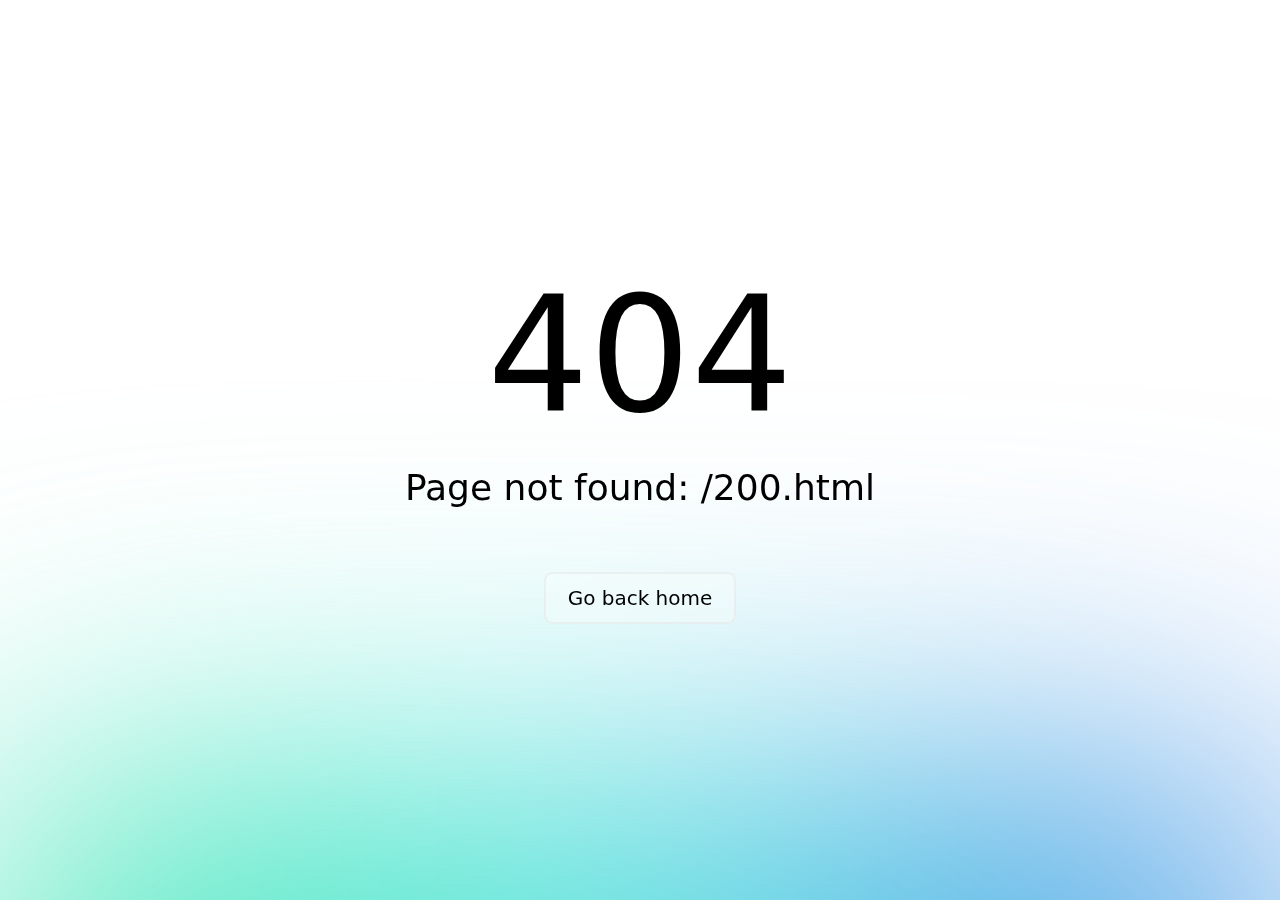
<file: 200.html>
<!DOCTYPE html>
<html >
<head><meta charset="utf-8">
<meta name="viewport" content="width=device-width, initial-scale=1">
<link rel="stylesheet" href="https://rsms.me/inter/inter.css"><link rel="modulepreload" as="script" crossorigin href="/_nuxt/entry.12a0582c.js"><link rel="preload" as="style" href="/_nuxt/entry.0d75bc85.css"><link rel="prefetch" as="script" crossorigin href="/_nuxt/Default.c88563e3.js"><link rel="prefetch" as="script" crossorigin href="/_nuxt/error-404.c177a8f3.js"><link rel="prefetch" as="script" crossorigin href="/_nuxt/error-500.7eee65e7.js"><link rel="stylesheet" href="/_nuxt/entry.0d75bc85.css"><style>/*! tailwindcss v3.3.2 | MIT License | https://tailwindcss.com*/*,:after,:before{border:0 solid #e4e4e7;box-sizing:border-box}:after,:before{--tw-content:""}html{-webkit-text-size-adjust:100%;font-feature-settings:normal;font-family:Inter var,ui-sans-serif,system-ui,-apple-system,BlinkMacSystemFont,Segoe UI,Roboto,Helvetica Neue,Arial,Noto Sans,sans-serif,Apple Color Emoji,Segoe UI Emoji,Segoe UI Symbol,Noto Color Emoji;font-variation-settings:normal;line-height:1.5;-moz-tab-size:4;-o-tab-size:4;tab-size:4}body{line-height:inherit;margin:0}hr{border-top-width:1px;color:inherit;height:0}abbr:where([title]){-webkit-text-decoration:underline dotted;text-decoration:underline dotted}h1,h2,h3,h4,h5,h6{font-size:inherit;font-weight:inherit}a{color:inherit;text-decoration:inherit}b,strong{font-weight:bolder}code,kbd,pre,samp{font-family:ui-monospace,SFMono-Regular,Menlo,Monaco,Consolas,Liberation Mono,Courier New,monospace;font-size:1em}small{font-size:80%}sub,sup{font-size:75%;line-height:0;position:relative;vertical-align:baseline}sub{bottom:-.25em}sup{top:-.5em}table{border-collapse:collapse;border-color:inherit;text-indent:0}button,input,optgroup,select,textarea{color:inherit;font-family:inherit;font-size:100%;font-weight:inherit;line-height:inherit;margin:0;padding:0}button,select{text-transform:none}[type=button],[type=reset],[type=submit],button{-webkit-appearance:button;background-color:transparent;background-image:none}:-moz-focusring{outline:auto}:-moz-ui-invalid{box-shadow:none}progress{vertical-align:baseline}::-webkit-inner-spin-button,::-webkit-outer-spin-button{height:auto}[type=search]{-webkit-appearance:textfield;outline-offset:-2px}::-webkit-search-decoration{-webkit-appearance:none}::-webkit-file-upload-button{-webkit-appearance:button;font:inherit}summary{display:list-item}blockquote,dd,dl,figure,h1,h2,h3,h4,h5,h6,hr,p,pre{margin:0}fieldset{margin:0}fieldset,legend{padding:0}menu,ol,ul{list-style:none;margin:0;padding:0}textarea{resize:vertical}input::-moz-placeholder,textarea::-moz-placeholder{color:#a1a1aa;opacity:1}input::placeholder,textarea::placeholder{color:#a1a1aa;opacity:1}[role=button],button{cursor:pointer}:disabled{cursor:default}audio,canvas,embed,iframe,img,object,svg,video{display:block;vertical-align:middle}img,video{height:auto;max-width:100%}[hidden]{display:none}[multiple],[type=date],[type=datetime-local],[type=email],[type=month],[type=number],[type=password],[type=search],[type=tel],[type=text],[type=time],[type=url],[type=week],select,textarea{--tw-shadow:0 0 #0000;-webkit-appearance:none;-moz-appearance:none;appearance:none;background-color:#fff;border-color:#71717a;border-radius:0;border-width:1px;font-size:1rem;line-height:1.5rem;padding:.5rem .75rem}[multiple]:focus,[type=date]:focus,[type=datetime-local]:focus,[type=email]:focus,[type=month]:focus,[type=number]:focus,[type=password]:focus,[type=search]:focus,[type=tel]:focus,[type=text]:focus,[type=time]:focus,[type=url]:focus,[type=week]:focus,select:focus,textarea:focus{--tw-ring-inset:var(--tw-empty,/*!*/ /*!*/);--tw-ring-offset-width:0px;--tw-ring-offset-color:#fff;--tw-ring-color:#2563eb;--tw-ring-offset-shadow:var(--tw-ring-inset) 0 0 0 var(--tw-ring-offset-width) var(--tw-ring-offset-color);--tw-ring-shadow:var(--tw-ring-inset) 0 0 0 calc(1px + var(--tw-ring-offset-width)) var(--tw-ring-color);border-color:#2563eb;box-shadow:/*!*/ /*!*/ 0 0 0 0 #fff,/*!*/ /*!*/ 0 0 0 1px #2563eb,var(--tw-shadow);box-shadow:var(--tw-ring-offset-shadow),var(--tw-ring-shadow),var(--tw-shadow);outline:2px solid transparent;outline-offset:2px}input::-moz-placeholder,textarea::-moz-placeholder{color:#71717a;opacity:1}input::placeholder,textarea::placeholder{color:#71717a;opacity:1}::-webkit-datetime-edit-fields-wrapper{padding:0}::-webkit-date-and-time-value{min-height:1.5em}::-webkit-datetime-edit,::-webkit-datetime-edit-day-field,::-webkit-datetime-edit-hour-field,::-webkit-datetime-edit-meridiem-field,::-webkit-datetime-edit-millisecond-field,::-webkit-datetime-edit-minute-field,::-webkit-datetime-edit-month-field,::-webkit-datetime-edit-second-field,::-webkit-datetime-edit-year-field{padding-bottom:0;padding-top:0}select{background-image:url("data:image/svg+xml;charset=utf-8,%3Csvg xmlns='http://www.w3.org/2000/svg' fill='none' viewBox='0 0 20 20'%3E%3Cpath stroke='%2371717a' stroke-linecap='round' stroke-linejoin='round' stroke-width='1.5' d='m6 8 4 4 4-4'/%3E%3C/svg%3E");background-position:right .5rem center;background-repeat:no-repeat;background-size:1.5em 1.5em;padding-right:2.5rem;-webkit-print-color-adjust:exact;print-color-adjust:exact}[multiple]{background-image:none;background-position:0 0;background-repeat:unset;background-size:initial;padding-right:.75rem;-webkit-print-color-adjust:unset;print-color-adjust:unset}[type=checkbox],[type=radio]{--tw-shadow:0 0 #0000;-webkit-appearance:none;-moz-appearance:none;appearance:none;background-color:#fff;background-origin:border-box;border-color:#71717a;border-width:1px;color:#2563eb;display:inline-block;flex-shrink:0;height:1rem;padding:0;-webkit-print-color-adjust:exact;print-color-adjust:exact;-webkit-user-select:none;-moz-user-select:none;user-select:none;vertical-align:middle;width:1rem}[type=checkbox]{border-radius:0}[type=radio]{border-radius:100%}[type=checkbox]:focus,[type=radio]:focus{--tw-ring-inset:var(--tw-empty,/*!*/ /*!*/);--tw-ring-offset-width:2px;--tw-ring-offset-color:#fff;--tw-ring-color:#2563eb;--tw-ring-offset-shadow:var(--tw-ring-inset) 0 0 0 var(--tw-ring-offset-width) var(--tw-ring-offset-color);--tw-ring-shadow:var(--tw-ring-inset) 0 0 0 calc(2px + var(--tw-ring-offset-width)) var(--tw-ring-color);box-shadow:/*!*/ /*!*/ 0 0 0 2px #fff,/*!*/ /*!*/ 0 0 0 4px #2563eb,var(--tw-shadow);box-shadow:var(--tw-ring-offset-shadow),var(--tw-ring-shadow),var(--tw-shadow);outline:2px solid transparent;outline-offset:2px}[type=checkbox]:checked,[type=radio]:checked{background-color:currentColor;background-position:50%;background-repeat:no-repeat;background-size:100% 100%;border-color:transparent}[type=checkbox]:checked{background-image:url("data:image/svg+xml;charset=utf-8,%3Csvg xmlns='http://www.w3.org/2000/svg' fill='%23fff' viewBox='0 0 16 16'%3E%3Cpath d='M12.207 4.793a1 1 0 0 1 0 1.414l-5 5a1 1 0 0 1-1.414 0l-2-2a1 1 0 0 1 1.414-1.414L6.5 9.086l4.293-4.293a1 1 0 0 1 1.414 0z'/%3E%3C/svg%3E")}[type=radio]:checked{background-image:url("data:image/svg+xml;charset=utf-8,%3Csvg xmlns='http://www.w3.org/2000/svg' fill='%23fff' viewBox='0 0 16 16'%3E%3Ccircle cx='8' cy='8' r='3'/%3E%3C/svg%3E")}[type=checkbox]:checked:focus,[type=checkbox]:checked:hover,[type=radio]:checked:focus,[type=radio]:checked:hover{background-color:currentColor;border-color:transparent}[type=checkbox]:indeterminate{background-color:currentColor;background-image:url("data:image/svg+xml;charset=utf-8,%3Csvg xmlns='http://www.w3.org/2000/svg' fill='none' viewBox='0 0 16 16'%3E%3Cpath stroke='%23fff' stroke-linecap='round' stroke-linejoin='round' stroke-width='2' d='M4 8h8'/%3E%3C/svg%3E");background-position:50%;background-repeat:no-repeat;background-size:100% 100%;border-color:transparent}[type=checkbox]:indeterminate:focus,[type=checkbox]:indeterminate:hover{background-color:currentColor;border-color:transparent}[type=file]{background:unset;border-color:inherit;border-radius:0;border-width:0;font-size:unset;line-height:inherit;padding:0}[type=file]:focus{outline:1px solid ButtonText;outline:1px auto -webkit-focus-ring-color}*{scrollbar-color:auto;scrollbar-width:auto}html{-webkit-tap-highlight-color:transparent}*,:after,:before{--tw-border-spacing-x:0;--tw-border-spacing-y:0;--tw-translate-x:0;--tw-translate-y:0;--tw-rotate:0;--tw-skew-x:0;--tw-skew-y:0;--tw-scale-x:1;--tw-scale-y:1;--tw-pan-x: ;--tw-pan-y: ;--tw-pinch-zoom: ;--tw-scroll-snap-strictness:proximity;--tw-gradient-from-position: ;--tw-gradient-via-position: ;--tw-gradient-to-position: ;--tw-ordinal: ;--tw-slashed-zero: ;--tw-numeric-figure: ;--tw-numeric-spacing: ;--tw-numeric-fraction: ;--tw-ring-inset: ;--tw-ring-offset-width:0px;--tw-ring-offset-color:#fff;--tw-ring-color:rgba(59,130,246,.5);--tw-ring-offset-shadow:0 0 #0000;--tw-ring-shadow:0 0 #0000;--tw-shadow:0 0 #0000;--tw-shadow-colored:0 0 #0000;--tw-blur: ;--tw-brightness: ;--tw-contrast: ;--tw-grayscale: ;--tw-hue-rotate: ;--tw-invert: ;--tw-saturate: ;--tw-sepia: ;--tw-drop-shadow: ;--tw-backdrop-blur: ;--tw-backdrop-brightness: ;--tw-backdrop-contrast: ;--tw-backdrop-grayscale: ;--tw-backdrop-hue-rotate: ;--tw-backdrop-invert: ;--tw-backdrop-opacity: ;--tw-backdrop-saturate: ;--tw-backdrop-sepia: }::backdrop{--tw-border-spacing-x:0;--tw-border-spacing-y:0;--tw-translate-x:0;--tw-translate-y:0;--tw-rotate:0;--tw-skew-x:0;--tw-skew-y:0;--tw-scale-x:1;--tw-scale-y:1;--tw-pan-x: ;--tw-pan-y: ;--tw-pinch-zoom: ;--tw-scroll-snap-strictness:proximity;--tw-gradient-from-position: ;--tw-gradient-via-position: ;--tw-gradient-to-position: ;--tw-ordinal: ;--tw-slashed-zero: ;--tw-numeric-figure: ;--tw-numeric-spacing: ;--tw-numeric-fraction: ;--tw-ring-inset: ;--tw-ring-offset-width:0px;--tw-ring-offset-color:#fff;--tw-ring-color:rgba(59,130,246,.5);--tw-ring-offset-shadow:0 0 #0000;--tw-ring-shadow:0 0 #0000;--tw-shadow:0 0 #0000;--tw-shadow-colored:0 0 #0000;--tw-blur: ;--tw-brightness: ;--tw-contrast: ;--tw-grayscale: ;--tw-hue-rotate: ;--tw-invert: ;--tw-saturate: ;--tw-sepia: ;--tw-drop-shadow: ;--tw-backdrop-blur: ;--tw-backdrop-brightness: ;--tw-backdrop-contrast: ;--tw-backdrop-grayscale: ;--tw-backdrop-hue-rotate: ;--tw-backdrop-invert: ;--tw-backdrop-opacity: ;--tw-backdrop-saturate: ;--tw-backdrop-sepia: }.container{width:100%}@media (min-width:640px){.container{max-width:640px}}@media (min-width:768px){.container{max-width:768px}}@media (min-width:1024px){.container{max-width:1024px}}@media (min-width:1280px){.container{max-width:1280px}}@media (min-width:1536px){.container{max-width:1536px}}.form-input,.form-multiselect,.form-select,.form-textarea{--tw-shadow:0 0 #0000;-webkit-appearance:none;-moz-appearance:none;appearance:none;background-color:#fff;border-color:#71717a;border-radius:0;border-width:1px;font-size:1rem;line-height:1.5rem;padding:.5rem .75rem}.form-input:focus,.form-multiselect:focus,.form-select:focus,.form-textarea:focus{--tw-ring-inset:var(--tw-empty,/*!*/ /*!*/);--tw-ring-offset-width:0px;--tw-ring-offset-color:#fff;--tw-ring-color:#2563eb;--tw-ring-offset-shadow:var(--tw-ring-inset) 0 0 0 var(--tw-ring-offset-width) var(--tw-ring-offset-color);--tw-ring-shadow:var(--tw-ring-inset) 0 0 0 calc(1px + var(--tw-ring-offset-width)) var(--tw-ring-color);border-color:#2563eb;box-shadow:/*!*/ /*!*/ 0 0 0 0 #fff,/*!*/ /*!*/ 0 0 0 1px #2563eb,var(--tw-shadow);box-shadow:var(--tw-ring-offset-shadow),var(--tw-ring-shadow),var(--tw-shadow);outline:2px solid transparent;outline-offset:2px}.form-input::-moz-placeholder,.form-textarea::-moz-placeholder{color:#71717a;opacity:1}.form-input::placeholder,.form-textarea::placeholder{color:#71717a;opacity:1}.form-input::-webkit-datetime-edit-fields-wrapper{padding:0}.form-input::-webkit-date-and-time-value{min-height:1.5em}.form-input::-webkit-datetime-edit,.form-input::-webkit-datetime-edit-day-field,.form-input::-webkit-datetime-edit-hour-field,.form-input::-webkit-datetime-edit-meridiem-field,.form-input::-webkit-datetime-edit-millisecond-field,.form-input::-webkit-datetime-edit-minute-field,.form-input::-webkit-datetime-edit-month-field,.form-input::-webkit-datetime-edit-second-field,.form-input::-webkit-datetime-edit-year-field{padding-bottom:0;padding-top:0}.form-checkbox,.form-radio{--tw-shadow:0 0 #0000;-webkit-appearance:none;-moz-appearance:none;appearance:none;background-color:#fff;background-origin:border-box;border-color:#71717a;border-width:1px;color:#2563eb;display:inline-block;flex-shrink:0;height:1rem;padding:0;-webkit-print-color-adjust:exact;print-color-adjust:exact;-webkit-user-select:none;-moz-user-select:none;user-select:none;vertical-align:middle;width:1rem}.form-radio{border-radius:100%}.form-checkbox:focus,.form-radio:focus{--tw-ring-inset:var(--tw-empty,/*!*/ /*!*/);--tw-ring-offset-width:2px;--tw-ring-offset-color:#fff;--tw-ring-color:#2563eb;--tw-ring-offset-shadow:var(--tw-ring-inset) 0 0 0 var(--tw-ring-offset-width) var(--tw-ring-offset-color);--tw-ring-shadow:var(--tw-ring-inset) 0 0 0 calc(2px + var(--tw-ring-offset-width)) var(--tw-ring-color);box-shadow:/*!*/ /*!*/ 0 0 0 2px #fff,/*!*/ /*!*/ 0 0 0 4px #2563eb,var(--tw-shadow);box-shadow:var(--tw-ring-offset-shadow),var(--tw-ring-shadow),var(--tw-shadow);outline:2px solid transparent;outline-offset:2px}.form-checkbox:checked,.form-radio:checked{background-color:currentColor;background-position:50%;background-repeat:no-repeat;background-size:100% 100%;border-color:transparent}.form-radio:checked{background-image:url("data:image/svg+xml;charset=utf-8,%3Csvg xmlns='http://www.w3.org/2000/svg' fill='%23fff' viewBox='0 0 16 16'%3E%3Ccircle cx='8' cy='8' r='3'/%3E%3C/svg%3E")}.form-checkbox:checked:focus,.form-checkbox:checked:hover,.form-radio:checked:focus,.form-radio:checked:hover{background-color:currentColor;border-color:transparent}.prose{color:var(--tw-prose-body);max-width:65ch}.prose :where(p):not(:where([class~=not-prose],[class~=not-prose] *)){margin-bottom:1.25em;margin-top:1.25em}.prose :where([class~=lead]):not(:where([class~=not-prose],[class~=not-prose] *)){color:var(--tw-prose-lead);font-size:1.25em;line-height:1.6;margin-bottom:1.2em;margin-top:1.2em}.prose :where(a):not(:where([class~=not-prose],[class~=not-prose] *)){color:var(--tw-prose-links);font-weight:500;text-decoration:underline}.prose :where(strong):not(:where([class~=not-prose],[class~=not-prose] *)){color:var(--tw-prose-bold);font-weight:600}.prose :where(a strong):not(:where([class~=not-prose],[class~=not-prose] *)){color:inherit}.prose :where(blockquote strong):not(:where([class~=not-prose],[class~=not-prose] *)){color:inherit}.prose :where(thead th strong):not(:where([class~=not-prose],[class~=not-prose] *)){color:inherit}.prose :where(ol):not(:where([class~=not-prose],[class~=not-prose] *)){list-style-type:decimal;margin-bottom:1.25em;margin-top:1.25em;padding-left:1.625em}.prose :where(ol[type=A]):not(:where([class~=not-prose],[class~=not-prose] *)){list-style-type:upper-alpha}.prose :where(ol[type=a]):not(:where([class~=not-prose],[class~=not-prose] *)){list-style-type:lower-alpha}.prose :where(ol[type=A s]):not(:where([class~=not-prose],[class~=not-prose] *)){list-style-type:upper-alpha}.prose :where(ol[type=a s]):not(:where([class~=not-prose],[class~=not-prose] *)){list-style-type:lower-alpha}.prose :where(ol[type=I]):not(:where([class~=not-prose],[class~=not-prose] *)){list-style-type:upper-roman}.prose :where(ol[type=i]):not(:where([class~=not-prose],[class~=not-prose] *)){list-style-type:lower-roman}.prose :where(ol[type=I s]):not(:where([class~=not-prose],[class~=not-prose] *)){list-style-type:upper-roman}.prose :where(ol[type=i s]):not(:where([class~=not-prose],[class~=not-prose] *)){list-style-type:lower-roman}.prose :where(ol[type="1"]):not(:where([class~=not-prose],[class~=not-prose] *)){list-style-type:decimal}.prose :where(ul):not(:where([class~=not-prose],[class~=not-prose] *)){list-style-type:disc;margin-bottom:1.25em;margin-top:1.25em;padding-left:1.625em}.prose :where(ol>li):not(:where([class~=not-prose],[class~=not-prose] *))::marker{color:var(--tw-prose-counters);font-weight:400}.prose :where(ul>li):not(:where([class~=not-prose],[class~=not-prose] *))::marker{color:var(--tw-prose-bullets)}.prose :where(dt):not(:where([class~=not-prose],[class~=not-prose] *)){color:var(--tw-prose-headings);font-weight:600;margin-top:1.25em}.prose :where(hr):not(:where([class~=not-prose],[class~=not-prose] *)){border-color:var(--tw-prose-hr);border-top-width:1px;margin-bottom:3em;margin-top:3em}.prose :where(blockquote):not(:where([class~=not-prose],[class~=not-prose] *)){border-left-color:var(--tw-prose-quote-borders);border-left-width:.25rem;color:var(--tw-prose-quotes);font-style:italic;font-weight:500;margin-bottom:1.6em;margin-top:1.6em;padding-left:1em;quotes:"\201C""\201D""\2018""\2019"}.prose :where(blockquote p:first-of-type):not(:where([class~=not-prose],[class~=not-prose] *)):before{content:open-quote}.prose :where(blockquote p:last-of-type):not(:where([class~=not-prose],[class~=not-prose] *)):after{content:close-quote}.prose :where(h1):not(:where([class~=not-prose],[class~=not-prose] *)){color:var(--tw-prose-headings);font-size:2.25em;font-weight:800;line-height:1.1111111;margin-bottom:.8888889em;margin-top:0}.prose :where(h1 strong):not(:where([class~=not-prose],[class~=not-prose] *)){color:inherit;font-weight:900}.prose :where(h2):not(:where([class~=not-prose],[class~=not-prose] *)){color:var(--tw-prose-headings);font-size:1.5em;font-weight:700;line-height:1.3333333;margin-bottom:1em;margin-top:2em}.prose :where(h2 strong):not(:where([class~=not-prose],[class~=not-prose] *)){color:inherit;font-weight:800}.prose :where(h3):not(:where([class~=not-prose],[class~=not-prose] *)){color:var(--tw-prose-headings);font-size:1.25em;font-weight:600;line-height:1.6;margin-bottom:.6em;margin-top:1.6em}.prose :where(h3 strong):not(:where([class~=not-prose],[class~=not-prose] *)){color:inherit;font-weight:700}.prose :where(h4):not(:where([class~=not-prose],[class~=not-prose] *)){color:var(--tw-prose-headings);font-weight:600;line-height:1.5;margin-bottom:.5em;margin-top:1.5em}.prose :where(h4 strong):not(:where([class~=not-prose],[class~=not-prose] *)){color:inherit;font-weight:700}.prose :where(img):not(:where([class~=not-prose],[class~=not-prose] *)){margin-bottom:2em;margin-top:2em}.prose :where(picture):not(:where([class~=not-prose],[class~=not-prose] *)){display:block;margin-bottom:2em;margin-top:2em}.prose :where(kbd):not(:where([class~=not-prose],[class~=not-prose] *)){border-radius:.3125rem;box-shadow:0 0 0 1px rgb(var(--tw-prose-kbd-shadows)/10%),0 3px 0 rgb(var(--tw-prose-kbd-shadows)/10%);color:var(--tw-prose-kbd);font-family:inherit;font-size:.875em;font-weight:500;padding:.1875em .375em}.prose :where(code):not(:where([class~=not-prose],[class~=not-prose] *)){color:var(--tw-prose-code);font-size:.875em;font-weight:600}.prose :where(code):not(:where([class~=not-prose],[class~=not-prose] *)):before{content:"`"}.prose :where(code):not(:where([class~=not-prose],[class~=not-prose] *)):after{content:"`"}.prose :where(a code):not(:where([class~=not-prose],[class~=not-prose] *)){color:inherit}.prose :where(h1 code):not(:where([class~=not-prose],[class~=not-prose] *)){color:inherit}.prose :where(h2 code):not(:where([class~=not-prose],[class~=not-prose] *)){color:inherit;font-size:.875em}.prose :where(h3 code):not(:where([class~=not-prose],[class~=not-prose] *)){color:inherit;font-size:.9em}.prose :where(h4 code):not(:where([class~=not-prose],[class~=not-prose] *)){color:inherit}.prose :where(blockquote code):not(:where([class~=not-prose],[class~=not-prose] *)){color:inherit}.prose :where(thead th code):not(:where([class~=not-prose],[class~=not-prose] *)){color:inherit}.prose :where(pre):not(:where([class~=not-prose],[class~=not-prose] *)){background-color:var(--tw-prose-pre-bg);border-radius:.375rem;color:var(--tw-prose-pre-code);font-size:.875em;font-weight:400;line-height:1.7142857;margin-bottom:1.7142857em;margin-top:1.7142857em;overflow-x:auto;padding:.8571429em 1.1428571em}.prose :where(pre code):not(:where([class~=not-prose],[class~=not-prose] *)){background-color:transparent;border-radius:0;border-width:0;color:inherit;font-family:inherit;font-size:inherit;font-weight:inherit;line-height:inherit;padding:0}.prose :where(pre code):not(:where([class~=not-prose],[class~=not-prose] *)):before{content:none}.prose :where(pre code):not(:where([class~=not-prose],[class~=not-prose] *)):after{content:none}.prose :where(table):not(:where([class~=not-prose],[class~=not-prose] *)){font-size:.875em;line-height:1.7142857;margin-bottom:2em;margin-top:2em;table-layout:auto;text-align:left;width:100%}.prose :where(thead):not(:where([class~=not-prose],[class~=not-prose] *)){border-bottom-color:var(--tw-prose-th-borders);border-bottom-width:1px}.prose :where(thead th):not(:where([class~=not-prose],[class~=not-prose] *)){color:var(--tw-prose-headings);font-weight:600;padding-bottom:.5714286em;padding-left:.5714286em;padding-right:.5714286em;vertical-align:bottom}.prose :where(tbody tr):not(:where([class~=not-prose],[class~=not-prose] *)){border-bottom-color:var(--tw-prose-td-borders);border-bottom-width:1px}.prose :where(tbody tr:last-child):not(:where([class~=not-prose],[class~=not-prose] *)){border-bottom-width:0}.prose :where(tbody td):not(:where([class~=not-prose],[class~=not-prose] *)){vertical-align:baseline}.prose :where(tfoot):not(:where([class~=not-prose],[class~=not-prose] *)){border-top-color:var(--tw-prose-th-borders);border-top-width:1px}.prose :where(tfoot td):not(:where([class~=not-prose],[class~=not-prose] *)){vertical-align:top}.prose :where(figure>*):not(:where([class~=not-prose],[class~=not-prose] *)){margin-bottom:0;margin-top:0}.prose :where(figcaption):not(:where([class~=not-prose],[class~=not-prose] *)){color:var(--tw-prose-captions);font-size:.875em;line-height:1.4285714;margin-top:.8571429em}.prose{--tw-prose-body:#374151;--tw-prose-headings:#111827;--tw-prose-lead:#4b5563;--tw-prose-links:#111827;--tw-prose-bold:#111827;--tw-prose-counters:#6b7280;--tw-prose-bullets:#d1d5db;--tw-prose-hr:#e5e7eb;--tw-prose-quotes:#111827;--tw-prose-quote-borders:#e5e7eb;--tw-prose-captions:#6b7280;--tw-prose-kbd:#111827;--tw-prose-kbd-shadows:17 24 39;--tw-prose-code:#111827;--tw-prose-pre-code:#e5e7eb;--tw-prose-pre-bg:#1f2937;--tw-prose-th-borders:#d1d5db;--tw-prose-td-borders:#e5e7eb;--tw-prose-invert-body:#d1d5db;--tw-prose-invert-headings:#fff;--tw-prose-invert-lead:#9ca3af;--tw-prose-invert-links:#fff;--tw-prose-invert-bold:#fff;--tw-prose-invert-counters:#9ca3af;--tw-prose-invert-bullets:#4b5563;--tw-prose-invert-hr:#374151;--tw-prose-invert-quotes:#f3f4f6;--tw-prose-invert-quote-borders:#374151;--tw-prose-invert-captions:#9ca3af;--tw-prose-invert-kbd:#fff;--tw-prose-invert-kbd-shadows:255 255 255;--tw-prose-invert-code:#fff;--tw-prose-invert-pre-code:#d1d5db;--tw-prose-invert-pre-bg:rgba(0,0,0,.5);--tw-prose-invert-th-borders:#4b5563;--tw-prose-invert-td-borders:#374151;font-size:1rem;line-height:1.75}.prose :where(picture>img):not(:where([class~=not-prose],[class~=not-prose] *)){margin-bottom:0;margin-top:0}.prose :where(video):not(:where([class~=not-prose],[class~=not-prose] *)){margin-bottom:2em;margin-top:2em}.prose :where(li):not(:where([class~=not-prose],[class~=not-prose] *)){margin-bottom:.5em;margin-top:.5em}.prose :where(ol>li):not(:where([class~=not-prose],[class~=not-prose] *)){padding-left:.375em}.prose :where(ul>li):not(:where([class~=not-prose],[class~=not-prose] *)){padding-left:.375em}.prose :where(.prose>ul>li p):not(:where([class~=not-prose],[class~=not-prose] *)){margin-bottom:.75em;margin-top:.75em}.prose :where(.prose>ul>li>:first-child):not(:where([class~=not-prose],[class~=not-prose] *)){margin-top:1.25em}.prose :where(.prose>ul>li>:last-child):not(:where([class~=not-prose],[class~=not-prose] *)){margin-bottom:1.25em}.prose :where(.prose>ol>li>:first-child):not(:where([class~=not-prose],[class~=not-prose] *)){margin-top:1.25em}.prose :where(.prose>ol>li>:last-child):not(:where([class~=not-prose],[class~=not-prose] *)){margin-bottom:1.25em}.prose :where(ul ul,ul ol,ol ul,ol ol):not(:where([class~=not-prose],[class~=not-prose] *)){margin-bottom:.75em;margin-top:.75em}.prose :where(dl):not(:where([class~=not-prose],[class~=not-prose] *)){margin-bottom:1.25em;margin-top:1.25em}.prose :where(dd):not(:where([class~=not-prose],[class~=not-prose] *)){margin-top:.5em;padding-left:1.625em}.prose :where(hr+*):not(:where([class~=not-prose],[class~=not-prose] *)){margin-top:0}.prose :where(h2+*):not(:where([class~=not-prose],[class~=not-prose] *)){margin-top:0}.prose :where(h3+*):not(:where([class~=not-prose],[class~=not-prose] *)){margin-top:0}.prose :where(h4+*):not(:where([class~=not-prose],[class~=not-prose] *)){margin-top:0}.prose :where(thead th:first-child):not(:where([class~=not-prose],[class~=not-prose] *)){padding-left:0}.prose :where(thead th:last-child):not(:where([class~=not-prose],[class~=not-prose] *)){padding-right:0}.prose :where(tbody td,tfoot td):not(:where([class~=not-prose],[class~=not-prose] *)){padding:.5714286em}.prose :where(tbody td:first-child,tfoot td:first-child):not(:where([class~=not-prose],[class~=not-prose] *)){padding-left:0}.prose :where(tbody td:last-child,tfoot td:last-child):not(:where([class~=not-prose],[class~=not-prose] *)){padding-right:0}.prose :where(figure):not(:where([class~=not-prose],[class~=not-prose] *)){margin-bottom:2em;margin-top:2em}.prose :where(.prose>:first-child):not(:where([class~=not-prose],[class~=not-prose] *)){margin-top:0}.prose :where(.prose>:last-child):not(:where([class~=not-prose],[class~=not-prose] *)){margin-bottom:0}.prose-sm{font-size:.875rem;line-height:1.7142857}.prose-sm :where(p):not(:where([class~=not-prose],[class~=not-prose] *)){margin-bottom:1.1428571em;margin-top:1.1428571em}.prose-sm :where([class~=lead]):not(:where([class~=not-prose],[class~=not-prose] *)){font-size:1.2857143em;line-height:1.5555556;margin-bottom:.8888889em;margin-top:.8888889em}.prose-sm :where(blockquote):not(:where([class~=not-prose],[class~=not-prose] *)){margin-bottom:1.3333333em;margin-top:1.3333333em;padding-left:1.1111111em}.prose-sm :where(h1):not(:where([class~=not-prose],[class~=not-prose] *)){font-size:2.1428571em;line-height:1.2;margin-bottom:.8em;margin-top:0}.prose-sm :where(h2):not(:where([class~=not-prose],[class~=not-prose] *)){font-size:1.4285714em;line-height:1.4;margin-bottom:.8em;margin-top:1.6em}.prose-sm :where(h3):not(:where([class~=not-prose],[class~=not-prose] *)){font-size:1.2857143em;line-height:1.5555556;margin-bottom:.4444444em;margin-top:1.5555556em}.prose-sm :where(h4):not(:where([class~=not-prose],[class~=not-prose] *)){line-height:1.4285714;margin-bottom:.5714286em;margin-top:1.4285714em}.prose-sm :where(img):not(:where([class~=not-prose],[class~=not-prose] *)){margin-bottom:1.7142857em;margin-top:1.7142857em}.prose-sm :where(picture):not(:where([class~=not-prose],[class~=not-prose] *)){margin-bottom:1.7142857em;margin-top:1.7142857em}.prose-sm :where(picture>img):not(:where([class~=not-prose],[class~=not-prose] *)){margin-bottom:0;margin-top:0}.prose-sm :where(video):not(:where([class~=not-prose],[class~=not-prose] *)){margin-bottom:1.7142857em;margin-top:1.7142857em}.prose-sm :where(kbd):not(:where([class~=not-prose],[class~=not-prose] *)){border-radius:.3125rem;font-size:.8571429em;padding:.1428571em .3571429em}.prose-sm :where(code):not(:where([class~=not-prose],[class~=not-prose] *)){font-size:.8571429em}.prose-sm :where(h2 code):not(:where([class~=not-prose],[class~=not-prose] *)){font-size:.9em}.prose-sm :where(h3 code):not(:where([class~=not-prose],[class~=not-prose] *)){font-size:.8888889em}.prose-sm :where(pre):not(:where([class~=not-prose],[class~=not-prose] *)){border-radius:.25rem;font-size:.8571429em;line-height:1.6666667;margin-bottom:1.6666667em;margin-top:1.6666667em;padding:.6666667em 1em}.prose-sm :where(ol):not(:where([class~=not-prose],[class~=not-prose] *)){margin-bottom:1.1428571em;margin-top:1.1428571em;padding-left:1.5714286em}.prose-sm :where(ul):not(:where([class~=not-prose],[class~=not-prose] *)){margin-bottom:1.1428571em;margin-top:1.1428571em;padding-left:1.5714286em}.prose-sm :where(li):not(:where([class~=not-prose],[class~=not-prose] *)){margin-bottom:.2857143em;margin-top:.2857143em}.prose-sm :where(ol>li):not(:where([class~=not-prose],[class~=not-prose] *)){padding-left:.4285714em}.prose-sm :where(ul>li):not(:where([class~=not-prose],[class~=not-prose] *)){padding-left:.4285714em}.prose-sm :where(.prose-sm>ul>li p):not(:where([class~=not-prose],[class~=not-prose] *)){margin-bottom:.5714286em;margin-top:.5714286em}.prose-sm :where(.prose-sm>ul>li>:first-child):not(:where([class~=not-prose],[class~=not-prose] *)){margin-top:1.1428571em}.prose-sm :where(.prose-sm>ul>li>:last-child):not(:where([class~=not-prose],[class~=not-prose] *)){margin-bottom:1.1428571em}.prose-sm :where(.prose-sm>ol>li>:first-child):not(:where([class~=not-prose],[class~=not-prose] *)){margin-top:1.1428571em}.prose-sm :where(.prose-sm>ol>li>:last-child):not(:where([class~=not-prose],[class~=not-prose] *)){margin-bottom:1.1428571em}.prose-sm :where(ul ul,ul ol,ol ul,ol ol):not(:where([class~=not-prose],[class~=not-prose] *)){margin-bottom:.5714286em;margin-top:.5714286em}.prose-sm :where(dl):not(:where([class~=not-prose],[class~=not-prose] *)){margin-bottom:1.1428571em;margin-top:1.1428571em}.prose-sm :where(dt):not(:where([class~=not-prose],[class~=not-prose] *)){margin-top:1.1428571em}.prose-sm :where(dd):not(:where([class~=not-prose],[class~=not-prose] *)){margin-top:.2857143em;padding-left:1.5714286em}.prose-sm :where(hr):not(:where([class~=not-prose],[class~=not-prose] *)){margin-bottom:2.8571429em;margin-top:2.8571429em}.prose-sm :where(hr+*):not(:where([class~=not-prose],[class~=not-prose] *)){margin-top:0}.prose-sm :where(h2+*):not(:where([class~=not-prose],[class~=not-prose] *)){margin-top:0}.prose-sm :where(h3+*):not(:where([class~=not-prose],[class~=not-prose] *)){margin-top:0}.prose-sm :where(h4+*):not(:where([class~=not-prose],[class~=not-prose] *)){margin-top:0}.prose-sm :where(table):not(:where([class~=not-prose],[class~=not-prose] *)){font-size:.8571429em;line-height:1.5}.prose-sm :where(thead th):not(:where([class~=not-prose],[class~=not-prose] *)){padding-bottom:.6666667em;padding-left:1em;padding-right:1em}.prose-sm :where(thead th:first-child):not(:where([class~=not-prose],[class~=not-prose] *)){padding-left:0}.prose-sm :where(thead th:last-child):not(:where([class~=not-prose],[class~=not-prose] *)){padding-right:0}.prose-sm :where(tbody td,tfoot td):not(:where([class~=not-prose],[class~=not-prose] *)){padding:.6666667em 1em}.prose-sm :where(tbody td:first-child,tfoot td:first-child):not(:where([class~=not-prose],[class~=not-prose] *)){padding-left:0}.prose-sm :where(tbody td:last-child,tfoot td:last-child):not(:where([class~=not-prose],[class~=not-prose] *)){padding-right:0}.prose-sm :where(figure):not(:where([class~=not-prose],[class~=not-prose] *)){margin-bottom:1.7142857em;margin-top:1.7142857em}.prose-sm :where(figure>*):not(:where([class~=not-prose],[class~=not-prose] *)){margin-bottom:0;margin-top:0}.prose-sm :where(figcaption):not(:where([class~=not-prose],[class~=not-prose] *)){font-size:.8571429em;line-height:1.3333333;margin-top:.6666667em}.prose-sm :where(.prose-sm>:first-child):not(:where([class~=not-prose],[class~=not-prose] *)){margin-top:0}.prose-sm :where(.prose-sm>:last-child):not(:where([class~=not-prose],[class~=not-prose] *)){margin-bottom:0}.prose-slate{--tw-prose-body:#334155;--tw-prose-headings:#0f172a;--tw-prose-lead:#475569;--tw-prose-links:#0f172a;--tw-prose-bold:#0f172a;--tw-prose-counters:#64748b;--tw-prose-bullets:#cbd5e1;--tw-prose-hr:#e2e8f0;--tw-prose-quotes:#0f172a;--tw-prose-quote-borders:#e2e8f0;--tw-prose-captions:#64748b;--tw-prose-kbd:#0f172a;--tw-prose-kbd-shadows:15 23 42;--tw-prose-code:#0f172a;--tw-prose-pre-code:#e2e8f0;--tw-prose-pre-bg:#1e293b;--tw-prose-th-borders:#cbd5e1;--tw-prose-td-borders:#e2e8f0;--tw-prose-invert-body:#cbd5e1;--tw-prose-invert-headings:#fff;--tw-prose-invert-lead:#94a3b8;--tw-prose-invert-links:#fff;--tw-prose-invert-bold:#fff;--tw-prose-invert-counters:#94a3b8;--tw-prose-invert-bullets:#475569;--tw-prose-invert-hr:#334155;--tw-prose-invert-quotes:#f1f5f9;--tw-prose-invert-quote-borders:#334155;--tw-prose-invert-captions:#94a3b8;--tw-prose-invert-kbd:#fff;--tw-prose-invert-kbd-shadows:255 255 255;--tw-prose-invert-code:#fff;--tw-prose-invert-pre-code:#cbd5e1;--tw-prose-invert-pre-bg:rgba(0,0,0,.5);--tw-prose-invert-th-borders:#475569;--tw-prose-invert-td-borders:#334155}.sr-only{clip:rect(0,0,0,0);border-width:0;height:1px;margin:-1px;overflow:hidden;padding:0;position:absolute;white-space:nowrap;width:1px}.pointer-events-none{pointer-events:none}.visible{visibility:visible}.invisible{visibility:hidden}.static{position:static}.fixed{position:fixed}.absolute{position:absolute}.relative{position:relative}.sticky{position:sticky}.inset-0{inset:0}.inset-x-0{left:0;right:0}.inset-y-0{bottom:0;top:0}.-right-4{right:-1rem}.-top-20{top:-5rem}.-top-\[53px\]{top:-53px}.bottom-0{bottom:0}.bottom-16{bottom:4rem}.left-0{left:0}.left-5{left:1.25rem}.left-full{left:100%}.right-0{right:0}.right-16{right:4rem}.right-6{right:1.5rem}.right-full{right:100%}.top-0{top:0}.top-4{top:1rem}.top-\[0\.25rem\]{top:.25rem}.isolate{isolation:isolate}.z-0{z-index:0}.z-10{z-index:10}.z-40{z-index:40}.z-50{z-index:50}.order-1{order:1}.col-span-full{grid-column:1/-1}.row-start-2{grid-row-start:2}.-mx-1{margin-left:-.25rem;margin-right:-.25rem}.-mx-1\.5{margin-left:-.375rem;margin-right:-.375rem}.-mx-2{margin-left:-.5rem;margin-right:-.5rem}.-mx-4{margin-left:-1rem;margin-right:-1rem}.-my-1{margin-bottom:-.25rem;margin-top:-.25rem}.-my-1\.5{margin-bottom:-.375rem;margin-top:-.375rem}.-my-2{margin-bottom:-.5rem;margin-top:-.5rem}.mx-auto{margin-left:auto;margin-right:auto}.my-0{margin-bottom:0;margin-top:0}.my-6{margin-bottom:1.5rem;margin-top:1.5rem}.my-8{margin-bottom:2rem;margin-top:2rem}.-mb-7{margin-bottom:-1.75rem}.-mb-px{margin-bottom:-1px}.-ml-2{margin-left:-.5rem}.-ml-2\.5{margin-left:-.625rem}.-ml-4{margin-left:-1rem}.-ml-\[5px\]{margin-left:-5px}.-ml-px{margin-left:-1px}.-mr-1{margin-right:-.25rem}.-mt-1{margin-top:-.25rem}.-mt-1\.5{margin-top:-.375rem}.-mt-4{margin-top:-1rem}.-mt-8{margin-top:-2rem}.-mt-\[20px\]{margin-top:-20px}.mb-2{margin-bottom:.5rem}.mb-4{margin-bottom:1rem}.mb-6{margin-bottom:1.5rem}.ml-0{margin-left:0}.ml-1{margin-left:.25rem}.ml-2{margin-left:.5rem}.ml-2\.5{margin-left:.625rem}.ml-3{margin-left:.75rem}.ml-4{margin-left:1rem}.ml-auto{margin-left:auto}.mr-1{margin-right:.25rem}.mr-1\.5{margin-right:.375rem}.mr-2{margin-right:.5rem}.mr-3{margin-right:.75rem}.mr-4{margin-right:1rem}.mr-6{margin-right:1.5rem}.mr-8{margin-right:2rem}.mt-0{margin-top:0}.mt-0\.5{margin-top:.125rem}.mt-1{margin-top:.25rem}.mt-1\.5{margin-top:.375rem}.mt-2{margin-top:.5rem}.mt-3{margin-top:.75rem}.mt-4{margin-top:1rem}.mt-5{margin-top:1.25rem}.mt-6{margin-top:1.5rem}.mt-8{margin-top:2rem}.line-clamp-2{-webkit-box-orient:vertical;-webkit-line-clamp:2;display:-webkit-box;overflow:hidden}.block{display:block}.inline-block{display:inline-block}.inline{display:inline}.flex{display:flex}.inline-flex{display:inline-flex}.table{display:table}.grid{display:grid}.hidden{display:none}.h-1{height:.25rem}.h-1\.5{height:.375rem}.h-10{height:2.5rem}.h-12{height:3rem}.h-14{height:3.5rem}.h-16{height:4rem}.h-2{height:.5rem}.h-3{height:.75rem}.h-3\.5{height:.875rem}.h-32{height:8rem}.h-4{height:1rem}.h-5{height:1.25rem}.h-6{height:1.5rem}.h-8{height:2rem}.h-\[500px\]{height:500px}.h-\[calc\(100vh-187px\)\]{height:calc(100vh - 187px)}.h-\[calc\(100vh-231px\)\]{height:calc(100vh - 231px)}.h-\[calc\(100vh-327px\)\]{height:calc(100vh - 327px)}.h-full{height:100%}.h-screen{height:100vh}.max-h-24{max-height:6rem}.max-h-\[410px\]{max-height:410px}.max-h-full{max-height:100%}.min-h-full{min-height:100%}.min-h-screen{min-height:100vh}.w-0{width:0}.w-1{width:.25rem}.w-1\.5{width:.375rem}.w-10{width:2.5rem}.w-14{width:3.5rem}.w-20{width:5rem}.w-3{width:.75rem}.w-3\.5{width:.875rem}.w-3\/4{width:75%}.w-4{width:1rem}.w-5{width:1.25rem}.w-52{width:13rem}.w-56{width:14rem}.w-6{width:1.5rem}.w-8{width:2rem}.w-96{width:24rem}.w-\[calc\(100\+4px\)\]{width:calc(100 + 4px)}.w-auto{width:auto}.w-full{width:100%}.w-screen{width:100vw}.min-w-0{min-width:0}.min-w-full{min-width:100%}.max-w-2xl{max-width:42rem}.max-w-4xl{max-width:56rem}.max-w-7xl{max-width:80rem}.max-w-lg{max-width:32rem}.max-w-md{max-width:28rem}.max-w-min{max-width:-moz-min-content;max-width:min-content}.max-w-xl{max-width:36rem}.flex-1{flex:1 1 0%}.flex-auto{flex:1 1 auto}.flex-none{flex:none}.flex-shrink-0{flex-shrink:0}.shrink{flex-shrink:1}.shrink-0{flex-shrink:0}.origin-top-right{transform-origin:top right}.translate-x-0{--tw-translate-x:0px;transform:translateY(var(--tw-translate-y)) rotate(var(--tw-rotate)) skewX(var(--tw-skew-x)) skewY(var(--tw-skew-y)) scaleX(var(--tw-scale-x)) scaleY(var(--tw-scale-y));transform:translate(var(--tw-translate-x),var(--tw-translate-y)) rotate(var(--tw-rotate)) skewX(var(--tw-skew-x)) skewY(var(--tw-skew-y)) scaleX(var(--tw-scale-x)) scaleY(var(--tw-scale-y))}.translate-x-3{--tw-translate-x:0.75rem;transform:translate(.75rem,var(--tw-translate-y)) rotate(var(--tw-rotate)) skewX(var(--tw-skew-x)) skewY(var(--tw-skew-y)) scaleX(var(--tw-scale-x)) scaleY(var(--tw-scale-y));transform:translate(var(--tw-translate-x),var(--tw-translate-y)) rotate(var(--tw-rotate)) skewX(var(--tw-skew-x)) skewY(var(--tw-skew-y)) scaleX(var(--tw-scale-x)) scaleY(var(--tw-scale-y))}.translate-x-3\.5{--tw-translate-x:0.875rem;transform:translate(.875rem,var(--tw-translate-y)) rotate(var(--tw-rotate)) skewX(var(--tw-skew-x)) skewY(var(--tw-skew-y)) scaleX(var(--tw-scale-x)) scaleY(var(--tw-scale-y));transform:translate(var(--tw-translate-x),var(--tw-translate-y)) rotate(var(--tw-rotate)) skewX(var(--tw-skew-x)) skewY(var(--tw-skew-y)) scaleX(var(--tw-scale-x)) scaleY(var(--tw-scale-y))}.translate-y-0{--tw-translate-y:0px;transform:translate(var(--tw-translate-x)) rotate(var(--tw-rotate)) skewX(var(--tw-skew-x)) skewY(var(--tw-skew-y)) scaleX(var(--tw-scale-x)) scaleY(var(--tw-scale-y));transform:translate(var(--tw-translate-x),var(--tw-translate-y)) rotate(var(--tw-rotate)) skewX(var(--tw-skew-x)) skewY(var(--tw-skew-y)) scaleX(var(--tw-scale-x)) scaleY(var(--tw-scale-y))}.translate-y-1{--tw-translate-y:0.25rem;transform:translate(var(--tw-translate-x),.25rem) rotate(var(--tw-rotate)) skewX(var(--tw-skew-x)) skewY(var(--tw-skew-y)) scaleX(var(--tw-scale-x)) scaleY(var(--tw-scale-y));transform:translate(var(--tw-translate-x),var(--tw-translate-y)) rotate(var(--tw-rotate)) skewX(var(--tw-skew-x)) skewY(var(--tw-skew-y)) scaleX(var(--tw-scale-x)) scaleY(var(--tw-scale-y))}.translate-y-12{--tw-translate-y:3rem;transform:translate(var(--tw-translate-x),3rem) rotate(var(--tw-rotate)) skewX(var(--tw-skew-x)) skewY(var(--tw-skew-y)) scaleX(var(--tw-scale-x)) scaleY(var(--tw-scale-y));transform:translate(var(--tw-translate-x),var(--tw-translate-y)) rotate(var(--tw-rotate)) skewX(var(--tw-skew-x)) skewY(var(--tw-skew-y)) scaleX(var(--tw-scale-x)) scaleY(var(--tw-scale-y))}.translate-y-4{--tw-translate-y:1rem;transform:translate(var(--tw-translate-x),1rem) rotate(var(--tw-rotate)) skewX(var(--tw-skew-x)) skewY(var(--tw-skew-y)) scaleX(var(--tw-scale-x)) scaleY(var(--tw-scale-y));transform:translate(var(--tw-translate-x),var(--tw-translate-y)) rotate(var(--tw-rotate)) skewX(var(--tw-skew-x)) skewY(var(--tw-skew-y)) scaleX(var(--tw-scale-x)) scaleY(var(--tw-scale-y))}.-rotate-90{--tw-rotate:-90deg;transform:translate(var(--tw-translate-x),var(--tw-translate-y)) rotate(-90deg) skewX(var(--tw-skew-x)) skewY(var(--tw-skew-y)) scaleX(var(--tw-scale-x)) scaleY(var(--tw-scale-y));transform:translate(var(--tw-translate-x),var(--tw-translate-y)) rotate(var(--tw-rotate)) skewX(var(--tw-skew-x)) skewY(var(--tw-skew-y)) scaleX(var(--tw-scale-x)) scaleY(var(--tw-scale-y))}.rotate-90{--tw-rotate:90deg;transform:translate(var(--tw-translate-x),var(--tw-translate-y)) rotate(90deg) skewX(var(--tw-skew-x)) skewY(var(--tw-skew-y)) scaleX(var(--tw-scale-x)) scaleY(var(--tw-scale-y));transform:translate(var(--tw-translate-x),var(--tw-translate-y)) rotate(var(--tw-rotate)) skewX(var(--tw-skew-x)) skewY(var(--tw-skew-y)) scaleX(var(--tw-scale-x)) scaleY(var(--tw-scale-y))}.rotate-\[-4deg\]{--tw-rotate:-4deg;transform:translate(var(--tw-translate-x),var(--tw-translate-y)) rotate(-4deg) skewX(var(--tw-skew-x)) skewY(var(--tw-skew-y)) scaleX(var(--tw-scale-x)) scaleY(var(--tw-scale-y));transform:translate(var(--tw-translate-x),var(--tw-translate-y)) rotate(var(--tw-rotate)) skewX(var(--tw-skew-x)) skewY(var(--tw-skew-y)) scaleX(var(--tw-scale-x)) scaleY(var(--tw-scale-y))}.scale-100{--tw-scale-x:1;--tw-scale-y:1;transform:translate(var(--tw-translate-x),var(--tw-translate-y)) rotate(var(--tw-rotate)) skewX(var(--tw-skew-x)) skewY(var(--tw-skew-y)) scaleX(1) scaleY(1);transform:translate(var(--tw-translate-x),var(--tw-translate-y)) rotate(var(--tw-rotate)) skewX(var(--tw-skew-x)) skewY(var(--tw-skew-y)) scaleX(var(--tw-scale-x)) scaleY(var(--tw-scale-y))}.scale-95{--tw-scale-x:.95;--tw-scale-y:.95;transform:translate(var(--tw-translate-x),var(--tw-translate-y)) rotate(var(--tw-rotate)) skewX(var(--tw-skew-x)) skewY(var(--tw-skew-y)) scaleX(.95) scaleY(.95)}.scale-95,.transform{transform:translate(var(--tw-translate-x),var(--tw-translate-y)) rotate(var(--tw-rotate)) skewX(var(--tw-skew-x)) skewY(var(--tw-skew-y)) scaleX(var(--tw-scale-x)) scaleY(var(--tw-scale-y))}@keyframes ping{75%,to{opacity:0;transform:scale(2)}}.animate-ping{animation:ping 1s cubic-bezier(0,0,.2,1) infinite}@keyframes spin{to{transform:rotate(1turn)}}.animate-spin{animation:spin 1s linear infinite}.cursor-crosshair{cursor:crosshair}.cursor-default{cursor:default}.cursor-pointer{cursor:pointer}.select-none{-webkit-user-select:none;-moz-user-select:none;user-select:none}.resize{resize:both}.list-disc{list-style-type:disc}.grid-cols-1{grid-template-columns:repeat(1,minmax(0,1fr))}.grid-cols-2{grid-template-columns:repeat(2,minmax(0,1fr))}.grid-rows-1{grid-template-rows:repeat(1,minmax(0,1fr))}.grid-rows-\[0fr\]{grid-template-rows:0fr}.grid-rows-\[1fr\]{grid-template-rows:1fr}.grid-rows-\[1fr_auto\]{grid-template-rows:1fr auto}.flex-row{flex-direction:row}.flex-col{flex-direction:column}.flex-wrap{flex-wrap:wrap}.items-start{align-items:flex-start}.items-end{align-items:flex-end}.items-center{align-items:center}.items-baseline{align-items:baseline}.justify-end{justify-content:flex-end}.justify-center{justify-content:center}.justify-between{justify-content:space-between}.justify-items-center{justify-items:center}.gap-2{gap:.5rem}.gap-4{gap:1rem}.gap-px{gap:1px}.gap-x-3{-moz-column-gap:.75rem;column-gap:.75rem}.gap-x-4{-moz-column-gap:1rem;column-gap:1rem}.gap-x-6{-moz-column-gap:1.5rem;column-gap:1.5rem}.gap-x-8{-moz-column-gap:2rem;column-gap:2rem}.gap-y-1{row-gap:.25rem}.gap-y-2{row-gap:.5rem}.gap-y-4{row-gap:1rem}.gap-y-6{row-gap:1.5rem}.gap-y-7{row-gap:1.75rem}.gap-y-8{row-gap:2rem}.-space-y-px>:not([hidden])~:not([hidden]){--tw-space-y-reverse:0;margin-bottom:0;margin-bottom:calc(-1px*var(--tw-space-y-reverse));margin-top:-1px;margin-top:calc(-1px*(1 - var(--tw-space-y-reverse)))}.space-x-0>:not([hidden])~:not([hidden]){--tw-space-x-reverse:0;margin-left:0;margin-left:calc(0px*(1 - var(--tw-space-x-reverse)));margin-right:0;margin-right:calc(0px*var(--tw-space-x-reverse))}.space-x-2>:not([hidden])~:not([hidden]){--tw-space-x-reverse:0;margin-left:.5rem;margin-left:calc(.5rem*(1 - var(--tw-space-x-reverse)));margin-right:0;margin-right:calc(.5rem*var(--tw-space-x-reverse))}.space-x-3>:not([hidden])~:not([hidden]){--tw-space-x-reverse:0;margin-left:.75rem;margin-left:calc(.75rem*(1 - var(--tw-space-x-reverse)));margin-right:0;margin-right:calc(.75rem*var(--tw-space-x-reverse))}.space-x-4>:not([hidden])~:not([hidden]){--tw-space-x-reverse:0;margin-left:1rem;margin-left:calc(1rem*(1 - var(--tw-space-x-reverse)));margin-right:0;margin-right:calc(1rem*var(--tw-space-x-reverse))}.space-x-6>:not([hidden])~:not([hidden]){--tw-space-x-reverse:0;margin-left:1.5rem;margin-left:calc(1.5rem*(1 - var(--tw-space-x-reverse)));margin-right:0;margin-right:calc(1.5rem*var(--tw-space-x-reverse))}.space-x-8>:not([hidden])~:not([hidden]){--tw-space-x-reverse:0;margin-left:2rem;margin-left:calc(2rem*(1 - var(--tw-space-x-reverse)));margin-right:0;margin-right:calc(2rem*var(--tw-space-x-reverse))}.space-y-1>:not([hidden])~:not([hidden]){--tw-space-y-reverse:0;margin-bottom:0;margin-bottom:calc(.25rem*var(--tw-space-y-reverse));margin-top:.25rem;margin-top:calc(.25rem*(1 - var(--tw-space-y-reverse)))}.space-y-2>:not([hidden])~:not([hidden]){--tw-space-y-reverse:0;margin-bottom:0;margin-bottom:calc(.5rem*var(--tw-space-y-reverse));margin-top:.5rem;margin-top:calc(.5rem*(1 - var(--tw-space-y-reverse)))}.space-y-4>:not([hidden])~:not([hidden]){--tw-space-y-reverse:0;margin-bottom:0;margin-bottom:calc(1rem*var(--tw-space-y-reverse));margin-top:1rem;margin-top:calc(1rem*(1 - var(--tw-space-y-reverse)))}.space-y-6>:not([hidden])~:not([hidden]){--tw-space-y-reverse:0;margin-bottom:0;margin-bottom:calc(1.5rem*var(--tw-space-y-reverse));margin-top:1.5rem;margin-top:calc(1.5rem*(1 - var(--tw-space-y-reverse)))}.divide-y>:not([hidden])~:not([hidden]){--tw-divide-y-reverse:0;border-bottom-width:0;border-bottom-width:calc(1px*var(--tw-divide-y-reverse));border-top-width:1px;border-top-width:calc(1px*(1 - var(--tw-divide-y-reverse)))}.divide-gray-100>:not([hidden])~:not([hidden]){--tw-divide-opacity:1;border-color:#f4f4f5;border-color:rgb(244 244 245/var(--tw-divide-opacity))}.divide-gray-200>:not([hidden])~:not([hidden]){--tw-divide-opacity:1;border-color:#e4e4e7;border-color:rgb(228 228 231/var(--tw-divide-opacity))}.self-end{align-self:flex-end}.overflow-hidden{overflow:hidden}.overflow-x-auto{overflow-x:auto}.overflow-y-auto{overflow-y:auto}.overflow-x-hidden{overflow-x:hidden}.overscroll-y-contain{overscroll-behavior-y:contain}.truncate{overflow:hidden;white-space:nowrap}.text-ellipsis,.truncate{text-overflow:ellipsis}.whitespace-nowrap{white-space:nowrap}.rounded{border-radius:.25rem}.rounded-2xl{border-radius:1rem}.rounded-full{border-radius:9999px}.rounded-lg{border-radius:.5rem}.rounded-md{border-radius:.375rem}.rounded-xl{border-radius:.75rem}.rounded-b-lg{border-bottom-left-radius:.5rem;border-bottom-right-radius:.5rem}.rounded-l-md{border-bottom-left-radius:.375rem;border-top-left-radius:.375rem}.rounded-r-md{border-bottom-right-radius:.375rem;border-top-right-radius:.375rem}.rounded-t-3xl{border-top-left-radius:1.5rem;border-top-right-radius:1.5rem}.rounded-t-lg{border-top-left-radius:.5rem;border-top-right-radius:.5rem}.rounded-bl-md{border-bottom-left-radius:.375rem}.rounded-br-md{border-bottom-right-radius:.375rem}.rounded-tl-md{border-top-left-radius:.375rem}.rounded-tr-md{border-top-right-radius:.375rem}.border{border-width:1px}.border-0{border-width:0}.border-8{border-width:8px}.border-y{border-top-width:1px}.border-b,.border-y{border-bottom-width:1px}.border-b-0{border-bottom-width:0}.border-b-2{border-bottom-width:2px}.border-l{border-left-width:1px}.border-r{border-right-width:1px}.border-t{border-top-width:1px}.border-t-0{border-top-width:0}.border-black\/5{border-color:rgba(0,0,0,.05)}.border-blue-100{--tw-border-opacity:1;border-color:#dbeafe;border-color:rgb(219 234 254/var(--tw-border-opacity))}.border-blue-200{--tw-border-opacity:1;border-color:#bfdbfe;border-color:rgb(191 219 254/var(--tw-border-opacity))}.border-blue-500{--tw-border-opacity:1;border-color:#3b82f6;border-color:rgb(59 130 246/var(--tw-border-opacity))}.border-blue-500\/20{border-color:rgba(59,130,246,.2)}.border-emerald-500\/20{border-color:rgba(16,185,129,.2)}.border-gray-100{--tw-border-opacity:1;border-color:#f4f4f5;border-color:rgb(244 244 245/var(--tw-border-opacity))}.border-gray-200{--tw-border-opacity:1;border-color:#e4e4e7;border-color:rgb(228 228 231/var(--tw-border-opacity))}.border-gray-300{--tw-border-opacity:1;border-color:#d4d4d8;border-color:rgb(212 212 216/var(--tw-border-opacity))}.border-gray-900\/5{border-color:rgba(24,24,27,.05)}.border-primary-200{--tw-border-opacity:1;border-color:#e4e4e7;border-color:rgb(228 228 231/var(--tw-border-opacity))}.border-primary-500{--tw-border-opacity:1;border-color:#71717a;border-color:rgb(113 113 122/var(--tw-border-opacity))}.border-red-100{--tw-border-opacity:1;border-color:#fee2e2;border-color:rgb(254 226 226/var(--tw-border-opacity))}.border-transparent{border-color:transparent}.border-b-gray-900\/10{border-bottom-color:rgba(24,24,27,.1)}.border-t-transparent{border-top-color:transparent}.bg-blue-100{--tw-bg-opacity:1;background-color:#dbeafe;background-color:rgb(219 234 254/var(--tw-bg-opacity))}.bg-blue-200{--tw-bg-opacity:1;background-color:#bfdbfe;background-color:rgb(191 219 254/var(--tw-bg-opacity))}.bg-blue-50{--tw-bg-opacity:1;background-color:#eff6ff;background-color:rgb(239 246 255/var(--tw-bg-opacity))}.bg-blue-50\/50{background-color:rgba(239,246,255,.5)}.bg-blue-600{--tw-bg-opacity:1;background-color:#2563eb;background-color:rgb(37 99 235/var(--tw-bg-opacity))}.bg-emerald-50\/50{background-color:rgba(236,253,245,.5)}.bg-gray-100{--tw-bg-opacity:1;background-color:#f4f4f5;background-color:rgb(244 244 245/var(--tw-bg-opacity))}.bg-gray-200{--tw-bg-opacity:1;background-color:#e4e4e7;background-color:rgb(228 228 231/var(--tw-bg-opacity))}.bg-gray-300{--tw-bg-opacity:1;background-color:#d4d4d8;background-color:rgb(212 212 216/var(--tw-bg-opacity))}.bg-gray-300\/10{background-color:hsla(240,5%,84%,.1)}.bg-gray-400{--tw-bg-opacity:1;background-color:#a1a1aa;background-color:rgb(161 161 170/var(--tw-bg-opacity))}.bg-gray-50{--tw-bg-opacity:1;background-color:#fafafa;background-color:rgb(250 250 250/var(--tw-bg-opacity))}.bg-gray-500{--tw-bg-opacity:1;background-color:#71717a;background-color:rgb(113 113 122/var(--tw-bg-opacity))}.bg-gray-600{--tw-bg-opacity:1;background-color:#52525b;background-color:rgb(82 82 91/var(--tw-bg-opacity))}.bg-gray-700{--tw-bg-opacity:1;background-color:#3f3f46;background-color:rgb(63 63 70/var(--tw-bg-opacity))}.bg-gray-800{--tw-bg-opacity:1;background-color:#27272a;background-color:rgb(39 39 42/var(--tw-bg-opacity))}.bg-gray-900\/25{background-color:rgba(24,24,27,.25)}.bg-gray-900\/5{background-color:rgba(24,24,27,.05)}.bg-green-100{--tw-bg-opacity:1;background-color:#dcfce7;background-color:rgb(220 252 231/var(--tw-bg-opacity))}.bg-green-50{--tw-bg-opacity:1;background-color:#f0fdf4;background-color:rgb(240 253 244/var(--tw-bg-opacity))}.bg-indigo-100{--tw-bg-opacity:1;background-color:#e0e7ff;background-color:rgb(224 231 255/var(--tw-bg-opacity))}.bg-primary-100{--tw-bg-opacity:1;background-color:#f4f4f5;background-color:rgb(244 244 245/var(--tw-bg-opacity))}.bg-primary-50{--tw-bg-opacity:1;background-color:#fafafa;background-color:rgb(250 250 250/var(--tw-bg-opacity))}.bg-primary-600{--tw-bg-opacity:1;background-color:#52525b;background-color:rgb(82 82 91/var(--tw-bg-opacity))}.bg-primary-900{--tw-bg-opacity:1;background-color:#18181b;background-color:rgb(24 24 27/var(--tw-bg-opacity))}.bg-red-200{--tw-bg-opacity:1;background-color:#fecaca;background-color:rgb(254 202 202/var(--tw-bg-opacity))}.bg-red-300{--tw-bg-opacity:1;background-color:#fca5a5;background-color:rgb(252 165 165/var(--tw-bg-opacity))}.bg-red-50{--tw-bg-opacity:1;background-color:#fef2f2;background-color:rgb(254 242 242/var(--tw-bg-opacity))}.bg-red-500{--tw-bg-opacity:1;background-color:#ef4444;background-color:rgb(239 68 68/var(--tw-bg-opacity))}.bg-red-600{--tw-bg-opacity:1;background-color:#dc2626;background-color:rgb(220 38 38/var(--tw-bg-opacity))}.bg-slate-50{--tw-bg-opacity:1;background-color:#f8fafc;background-color:rgb(248 250 252/var(--tw-bg-opacity))}.bg-transparent{background-color:transparent}.bg-white{--tw-bg-opacity:1;background-color:#fff;background-color:rgb(255 255 255/var(--tw-bg-opacity))}.bg-white\/30{background-color:hsla(0,0%,100%,.3)}.bg-zinc-950\/25{background-color:rgba(9,9,11,.25)}.bg-opacity-75{--tw-bg-opacity:0.75}.bg-gradient-to-b{background-image:linear-gradient(to bottom,var(--tw-gradient-stops))}.from-white{--tw-gradient-from:#fff var(--tw-gradient-from-position);--tw-gradient-to:hsla(0,0%,100%,0) var(--tw-gradient-to-position);--tw-gradient-stops:var(--tw-gradient-from),var(--tw-gradient-to)}.fill-blue-600{fill:#2563eb}.fill-primary-600{fill:#52525b}.stroke-blue-500{stroke:#3b82f6}.p-1{padding:.25rem}.p-1\.5{padding:.375rem}.p-10{padding:2.5rem}.p-2{padding:.5rem}.p-2\.5{padding:.625rem}.p-3{padding:.75rem}.p-4{padding:1rem}.p-8{padding:2rem}.p-\[--gutter\]{padding:var(--gutter)}.p-px{padding:1px}.px-0{padding-left:0;padding-right:0}.px-1{padding-left:.25rem;padding-right:.25rem}.px-2{padding-left:.5rem;padding-right:.5rem}.px-2\.5{padding-left:.625rem;padding-right:.625rem}.px-3{padding-left:.75rem;padding-right:.75rem}.px-4{padding-left:1rem;padding-right:1rem}.px-6{padding-left:1.5rem;padding-right:1.5rem}.py-1{padding-bottom:.25rem;padding-top:.25rem}.py-1\.5{padding-bottom:.375rem;padding-top:.375rem}.py-10{padding-bottom:2.5rem;padding-top:2.5rem}.py-12{padding-bottom:3rem;padding-top:3rem}.py-16{padding-bottom:4rem;padding-top:4rem}.py-2{padding-bottom:.5rem;padding-top:.5rem}.py-2\.5{padding-bottom:.625rem;padding-top:.625rem}.py-3{padding-bottom:.75rem;padding-top:.75rem}.py-3\.5{padding-bottom:.875rem;padding-top:.875rem}.py-4{padding-bottom:1rem;padding-top:1rem}.py-6{padding-bottom:1.5rem;padding-top:1.5rem}.py-8{padding-bottom:2rem;padding-top:2rem}.py-\[0\.4375rem\]{padding-bottom:.4375rem;padding-top:.4375rem}.pb-1{padding-bottom:.25rem}.pb-1\.5{padding-bottom:.375rem}.pb-2{padding-bottom:.5rem}.pb-24{padding-bottom:6rem}.pb-28{padding-bottom:7rem}.pb-4{padding-bottom:1rem}.pb-6{padding-bottom:1.5rem}.pl-2{padding-left:.5rem}.pl-2\.5{padding-left:.625rem}.pl-3{padding-left:.75rem}.pl-4{padding-left:1rem}.pl-5{padding-left:1.25rem}.pl-6{padding-left:1.5rem}.pl-px{padding-left:1px}.pr-0{padding-right:0}.pr-1{padding-right:.25rem}.pr-1\.5{padding-right:.375rem}.pr-10{padding-right:2.5rem}.pr-2{padding-right:.5rem}.pr-3{padding-right:.75rem}.pr-4{padding-right:1rem}.pr-5{padding-right:1.25rem}.pr-6{padding-right:1.5rem}.pr-8{padding-right:2rem}.pt-0{padding-top:0}.pt-10{padding-top:2.5rem}.pt-11{padding-top:2.75rem}.pt-16{padding-top:4rem}.pt-2{padding-top:.5rem}.pt-4{padding-top:1rem}.pt-5{padding-top:1.25rem}.pt-6{padding-top:1.5rem}.text-left{text-align:left}.text-center{text-align:center}.text-right{text-align:right}.align-middle{vertical-align:middle}.font-mono{font-family:ui-monospace,SFMono-Regular,Menlo,Monaco,Consolas,Liberation Mono,Courier New,monospace}.font-sans{font-family:Inter var,ui-sans-serif,system-ui,-apple-system,BlinkMacSystemFont,Segoe UI,Roboto,Helvetica Neue,Arial,Noto Sans,sans-serif,Apple Color Emoji,Segoe UI Emoji,Segoe UI Symbol,Noto Color Emoji}.text-2xl{font-size:1.5rem;line-height:2rem}.text-3xl{font-size:1.875rem;line-height:2.25rem}.text-base,.text-base\/6{font-size:1rem;line-height:1.5rem}.text-lg{font-size:1.125rem;line-height:1.75rem}.text-lg\/6{font-size:1.125rem;line-height:1.5rem}.text-sm{font-size:.875rem;line-height:1.25rem}.text-sm\/6{font-size:.875rem;line-height:1.5rem}.text-xs{font-size:.75rem;line-height:1rem}.font-bold{font-weight:700}.font-medium{font-weight:500}.font-normal{font-weight:400}.font-semibold{font-weight:600}.uppercase{text-transform:uppercase}.italic{font-style:italic}.leading-10{line-height:2.5rem}.leading-4{line-height:1rem}.leading-5{line-height:1.25rem}.leading-6{line-height:1.5rem}.leading-7{line-height:1.75rem}.leading-9{line-height:2.25rem}.tracking-normal{letter-spacing:0}.tracking-tight{letter-spacing:-.025em}.tracking-wide{letter-spacing:.025em}.tracking-wider{letter-spacing:.05em}.text-amber-500{--tw-text-opacity:1;color:#f59e0b;color:rgb(245 158 11/var(--tw-text-opacity))}.text-black\/10{color:rgba(0,0,0,.1)}.text-blue-500{--tw-text-opacity:1;color:#3b82f6;color:rgb(59 130 246/var(--tw-text-opacity))}.text-blue-600{--tw-text-opacity:1;color:#2563eb;color:rgb(37 99 235/var(--tw-text-opacity))}.text-blue-700{--tw-text-opacity:1;color:#1d4ed8;color:rgb(29 78 216/var(--tw-text-opacity))}.text-blue-800{--tw-text-opacity:1;color:#1e40af;color:rgb(30 64 175/var(--tw-text-opacity))}.text-blue-900{--tw-text-opacity:1;color:#1e3a8a;color:rgb(30 58 138/var(--tw-text-opacity))}.text-emerald-500{--tw-text-opacity:1;color:#10b981;color:rgb(16 185 129/var(--tw-text-opacity))}.text-emerald-900{--tw-text-opacity:1;color:#064e3b;color:rgb(6 78 59/var(--tw-text-opacity))}.text-gray-200{--tw-text-opacity:1;color:#e4e4e7;color:rgb(228 228 231/var(--tw-text-opacity))}.text-gray-300{--tw-text-opacity:1;color:#d4d4d8;color:rgb(212 212 216/var(--tw-text-opacity))}.text-gray-400{--tw-text-opacity:1;color:#a1a1aa;color:rgb(161 161 170/var(--tw-text-opacity))}.text-gray-500{--tw-text-opacity:1;color:#71717a;color:rgb(113 113 122/var(--tw-text-opacity))}.text-gray-600{--tw-text-opacity:1;color:#52525b;color:rgb(82 82 91/var(--tw-text-opacity))}.text-gray-700{--tw-text-opacity:1;color:#3f3f46;color:rgb(63 63 70/var(--tw-text-opacity))}.text-gray-800{--tw-text-opacity:1;color:#27272a;color:rgb(39 39 42/var(--tw-text-opacity))}.text-gray-900{--tw-text-opacity:1;color:#18181b;color:rgb(24 24 27/var(--tw-text-opacity))}.text-green-500{--tw-text-opacity:1;color:#22c55e;color:rgb(34 197 94/var(--tw-text-opacity))}.text-green-600{--tw-text-opacity:1;color:#16a34a;color:rgb(22 163 74/var(--tw-text-opacity))}.text-green-700{--tw-text-opacity:1;color:#15803d;color:rgb(21 128 61/var(--tw-text-opacity))}.text-indigo-700{--tw-text-opacity:1;color:#4338ca;color:rgb(67 56 202/var(--tw-text-opacity))}.text-primary-500{--tw-text-opacity:1;color:#71717a;color:rgb(113 113 122/var(--tw-text-opacity))}.text-primary-600{--tw-text-opacity:1;color:#52525b;color:rgb(82 82 91/var(--tw-text-opacity))}.text-primary-700{--tw-text-opacity:1;color:#3f3f46;color:rgb(63 63 70/var(--tw-text-opacity))}.text-primary-900{--tw-text-opacity:1;color:#18181b;color:rgb(24 24 27/var(--tw-text-opacity))}.text-primary-950{--tw-text-opacity:1;color:#09090b;color:rgb(9 9 11/var(--tw-text-opacity))}.text-red-500{--tw-text-opacity:1;color:#ef4444;color:rgb(239 68 68/var(--tw-text-opacity))}.text-red-600{--tw-text-opacity:1;color:#dc2626;color:rgb(220 38 38/var(--tw-text-opacity))}.text-red-700{--tw-text-opacity:1;color:#b91c1c;color:rgb(185 28 28/var(--tw-text-opacity))}.text-red-800{--tw-text-opacity:1;color:#991b1b;color:rgb(153 27 27/var(--tw-text-opacity))}.text-white{--tw-text-opacity:1;color:#fff;color:rgb(255 255 255/var(--tw-text-opacity))}.text-zinc-500{--tw-text-opacity:1;color:#71717a;color:rgb(113 113 122/var(--tw-text-opacity))}.text-zinc-950{--tw-text-opacity:1;color:#09090b;color:rgb(9 9 11/var(--tw-text-opacity))}.underline{text-decoration-line:underline}.decoration-primary-950\/50{text-decoration-color:rgba(9,9,11,.5)}.opacity-0{opacity:0}.opacity-100{opacity:1}.opacity-25{opacity:.25}.opacity-75{opacity:.75}.shadow{--tw-shadow:0 1px 3px 0 rgba(0,0,0,.1),0 1px 2px -1px rgba(0,0,0,.1);--tw-shadow-colored:0 1px 3px 0 var(--tw-shadow-color),0 1px 2px -1px var(--tw-shadow-color);box-shadow:0 0 #0000,0 0 #0000,0 1px 3px 0 rgba(0,0,0,.1),0 1px 2px -1px rgba(0,0,0,.1);box-shadow:var(--tw-ring-offset-shadow,0 0 #0000),var(--tw-ring-shadow,0 0 #0000),var(--tw-shadow)}.shadow-\[0_2px_11px_rgba\(0\2c 0\2c 0\2c 0\.1\)\2c 0_3px_6px_rgba\(0\2c 0\2c 0\2c 0\.05\)\]{--tw-shadow:0 2px 11px rgba(0,0,0,.1),0 3px 6px rgba(0,0,0,.05);--tw-shadow-colored:0 2px 11px var(--tw-shadow-color),0 3px 6px var(--tw-shadow-color);box-shadow:0 0 #0000,0 0 #0000,0 2px 11px rgba(0,0,0,.1),0 3px 6px rgba(0,0,0,.05);box-shadow:var(--tw-ring-offset-shadow,0 0 #0000),var(--tw-ring-shadow,0 0 #0000),var(--tw-shadow)}.shadow-lg{--tw-shadow:0 10px 15px -3px rgba(0,0,0,.1),0 4px 6px -4px rgba(0,0,0,.1);--tw-shadow-colored:0 10px 15px -3px var(--tw-shadow-color),0 4px 6px -4px var(--tw-shadow-color);box-shadow:0 0 #0000,0 0 #0000,0 10px 15px -3px rgba(0,0,0,.1),0 4px 6px -4px rgba(0,0,0,.1);box-shadow:var(--tw-ring-offset-shadow,0 0 #0000),var(--tw-ring-shadow,0 0 #0000),var(--tw-shadow)}.shadow-sm{--tw-shadow:0 1px 2px 0 rgba(0,0,0,.05);--tw-shadow-colored:0 1px 2px 0 var(--tw-shadow-color);box-shadow:0 0 #0000,0 0 #0000,0 1px 2px 0 rgba(0,0,0,.05);box-shadow:var(--tw-ring-offset-shadow,0 0 #0000),var(--tw-ring-shadow,0 0 #0000),var(--tw-shadow)}.shadow-xl{--tw-shadow:0 20px 25px -5px rgba(0,0,0,.1),0 8px 10px -6px rgba(0,0,0,.1);--tw-shadow-colored:0 20px 25px -5px var(--tw-shadow-color),0 8px 10px -6px var(--tw-shadow-color);box-shadow:0 0 #0000,0 0 #0000,0 20px 25px -5px rgba(0,0,0,.1),0 8px 10px -6px rgba(0,0,0,.1);box-shadow:var(--tw-ring-offset-shadow,0 0 #0000),var(--tw-ring-shadow,0 0 #0000),var(--tw-shadow)}.outline{outline-style:solid}.ring-1{--tw-ring-offset-shadow:var(--tw-ring-inset) 0 0 0 var(--tw-ring-offset-width) var(--tw-ring-offset-color);--tw-ring-shadow:var(--tw-ring-inset) 0 0 0 calc(1px + var(--tw-ring-offset-width)) var(--tw-ring-color);box-shadow:var(--tw-ring-inset) 0 0 0 var(--tw-ring-offset-width) var(--tw-ring-offset-color),var(--tw-ring-inset) 0 0 0 calc(1px + var(--tw-ring-offset-width)) var(--tw-ring-color),0 0 #0000;box-shadow:var(--tw-ring-offset-shadow),var(--tw-ring-shadow),var(--tw-shadow,0 0 #0000)}.ring-2{--tw-ring-offset-shadow:var(--tw-ring-inset) 0 0 0 var(--tw-ring-offset-width) var(--tw-ring-offset-color);--tw-ring-shadow:var(--tw-ring-inset) 0 0 0 calc(2px + var(--tw-ring-offset-width)) var(--tw-ring-color);box-shadow:var(--tw-ring-inset) 0 0 0 var(--tw-ring-offset-width) var(--tw-ring-offset-color),var(--tw-ring-inset) 0 0 0 calc(2px + var(--tw-ring-offset-width)) var(--tw-ring-color),0 0 #0000;box-shadow:var(--tw-ring-offset-shadow),var(--tw-ring-shadow),var(--tw-shadow,0 0 #0000)}.ring-inset{--tw-ring-inset:inset}.ring-black{--tw-ring-opacity:1;--tw-ring-color:rgb(0 0 0/var(--tw-ring-opacity))}.ring-blue-600{--tw-ring-opacity:1;--tw-ring-color:rgb(37 99 235/var(--tw-ring-opacity))}.ring-gray-300{--tw-ring-opacity:1;--tw-ring-color:rgb(212 212 216/var(--tw-ring-opacity))}.ring-gray-900\/5{--tw-ring-color:rgba(24,24,27,.05)}.ring-gray-900\/\[0\.07\]{--tw-ring-color:rgba(24,24,27,.07)}.ring-green-600\/20{--tw-ring-color:rgba(22,163,74,.2)}.ring-primary-300{--tw-ring-opacity:1;--tw-ring-color:rgb(212 212 216/var(--tw-ring-opacity))}.ring-primary-600{--tw-ring-opacity:1;--tw-ring-color:rgb(82 82 91/var(--tw-ring-opacity))}.ring-red-300{--tw-ring-opacity:1;--tw-ring-color:rgb(252 165 165/var(--tw-ring-opacity))}.ring-red-500{--tw-ring-opacity:1;--tw-ring-color:rgb(239 68 68/var(--tw-ring-opacity))}.ring-zinc-950\/10{--tw-ring-color:rgba(9,9,11,.1)}.ring-opacity-5{--tw-ring-opacity:0.05}.ring-offset-2{--tw-ring-offset-width:2px}.invert{--tw-invert:invert(100%);filter:var(--tw-blur) var(--tw-brightness) var(--tw-contrast) var(--tw-grayscale) var(--tw-hue-rotate) invert(100%) var(--tw-saturate) var(--tw-sepia) var(--tw-drop-shadow)}.filter,.invert{filter:var(--tw-blur) var(--tw-brightness) var(--tw-contrast) var(--tw-grayscale) var(--tw-hue-rotate) var(--tw-invert) var(--tw-saturate) var(--tw-sepia) var(--tw-drop-shadow)}.backdrop-blur{--tw-backdrop-blur:blur(8px);-webkit-backdrop-filter:blur(8px) var(--tw-backdrop-brightness) var(--tw-backdrop-contrast) var(--tw-backdrop-grayscale) var(--tw-backdrop-hue-rotate) var(--tw-backdrop-invert) var(--tw-backdrop-opacity) var(--tw-backdrop-saturate) var(--tw-backdrop-sepia);backdrop-filter:blur(8px) var(--tw-backdrop-brightness) var(--tw-backdrop-contrast) var(--tw-backdrop-grayscale) var(--tw-backdrop-hue-rotate) var(--tw-backdrop-invert) var(--tw-backdrop-opacity) var(--tw-backdrop-saturate) var(--tw-backdrop-sepia);-webkit-backdrop-filter:var(--tw-backdrop-blur) var(--tw-backdrop-brightness) var(--tw-backdrop-contrast) var(--tw-backdrop-grayscale) var(--tw-backdrop-hue-rotate) var(--tw-backdrop-invert) var(--tw-backdrop-opacity) var(--tw-backdrop-saturate) var(--tw-backdrop-sepia);backdrop-filter:var(--tw-backdrop-blur) var(--tw-backdrop-brightness) var(--tw-backdrop-contrast) var(--tw-backdrop-grayscale) var(--tw-backdrop-hue-rotate) var(--tw-backdrop-invert) var(--tw-backdrop-opacity) var(--tw-backdrop-saturate) var(--tw-backdrop-sepia)}.backdrop-blur-sm{--tw-backdrop-blur:blur(4px);-webkit-backdrop-filter:blur(4px) var(--tw-backdrop-brightness) var(--tw-backdrop-contrast) var(--tw-backdrop-grayscale) var(--tw-backdrop-hue-rotate) var(--tw-backdrop-invert) var(--tw-backdrop-opacity) var(--tw-backdrop-saturate) var(--tw-backdrop-sepia);backdrop-filter:blur(4px) var(--tw-backdrop-brightness) var(--tw-backdrop-contrast) var(--tw-backdrop-grayscale) var(--tw-backdrop-hue-rotate) var(--tw-backdrop-invert) var(--tw-backdrop-opacity) var(--tw-backdrop-saturate) var(--tw-backdrop-sepia);-webkit-backdrop-filter:var(--tw-backdrop-blur) var(--tw-backdrop-brightness) var(--tw-backdrop-contrast) var(--tw-backdrop-grayscale) var(--tw-backdrop-hue-rotate) var(--tw-backdrop-invert) var(--tw-backdrop-opacity) var(--tw-backdrop-saturate) var(--tw-backdrop-sepia);backdrop-filter:var(--tw-backdrop-blur) var(--tw-backdrop-brightness) var(--tw-backdrop-contrast) var(--tw-backdrop-grayscale) var(--tw-backdrop-hue-rotate) var(--tw-backdrop-invert) var(--tw-backdrop-opacity) var(--tw-backdrop-saturate) var(--tw-backdrop-sepia)}.backdrop-opacity-50{--tw-backdrop-opacity:opacity(0.5);-webkit-backdrop-filter:var(--tw-backdrop-blur) var(--tw-backdrop-brightness) var(--tw-backdrop-contrast) var(--tw-backdrop-grayscale) var(--tw-backdrop-hue-rotate) var(--tw-backdrop-invert) opacity(.5) var(--tw-backdrop-saturate) var(--tw-backdrop-sepia);backdrop-filter:var(--tw-backdrop-blur) var(--tw-backdrop-brightness) var(--tw-backdrop-contrast) var(--tw-backdrop-grayscale) var(--tw-backdrop-hue-rotate) var(--tw-backdrop-invert) opacity(.5) var(--tw-backdrop-saturate) var(--tw-backdrop-sepia)}.backdrop-filter,.backdrop-opacity-50{-webkit-backdrop-filter:var(--tw-backdrop-blur) var(--tw-backdrop-brightness) var(--tw-backdrop-contrast) var(--tw-backdrop-grayscale) var(--tw-backdrop-hue-rotate) var(--tw-backdrop-invert) var(--tw-backdrop-opacity) var(--tw-backdrop-saturate) var(--tw-backdrop-sepia);backdrop-filter:var(--tw-backdrop-blur) var(--tw-backdrop-brightness) var(--tw-backdrop-contrast) var(--tw-backdrop-grayscale) var(--tw-backdrop-hue-rotate) var(--tw-backdrop-invert) var(--tw-backdrop-opacity) var(--tw-backdrop-saturate) var(--tw-backdrop-sepia)}.transition{transition-duration:.15s;transition-property:color,background-color,border-color,text-decoration-color,fill,stroke,opacity,box-shadow,transform,filter,-webkit-backdrop-filter;transition-property:color,background-color,border-color,text-decoration-color,fill,stroke,opacity,box-shadow,transform,filter,backdrop-filter;transition-property:color,background-color,border-color,text-decoration-color,fill,stroke,opacity,box-shadow,transform,filter,backdrop-filter,-webkit-backdrop-filter;transition-timing-function:cubic-bezier(.4,0,.2,1)}.transition-all{transition-duration:.15s;transition-property:all;transition-timing-function:cubic-bezier(.4,0,.2,1)}.transition-colors{transition-duration:.15s;transition-property:color,background-color,border-color,text-decoration-color,fill,stroke;transition-timing-function:cubic-bezier(.4,0,.2,1)}.transition-none{transition-property:none}.transition-opacity{transition-duration:.15s;transition-property:opacity;transition-timing-function:cubic-bezier(.4,0,.2,1)}.transition-transform{transition-duration:.15s;transition-property:transform;transition-timing-function:cubic-bezier(.4,0,.2,1)}.duration-100{transition-duration:.1s}.duration-1000{transition-duration:1s}.duration-150{transition-duration:.15s}.duration-200{transition-duration:.2s}.duration-300{transition-duration:.3s}.duration-500{transition-duration:.5s}.duration-700{transition-duration:.7s}.duration-75{transition-duration:75ms}.duration-\[2000ms\]{transition-duration:2s}.duration-\[4000ms\]{transition-duration:4s}.ease-in{transition-timing-function:cubic-bezier(.4,0,1,1)}.ease-in-out{transition-timing-function:cubic-bezier(.4,0,.2,1)}.ease-out{transition-timing-function:cubic-bezier(0,0,.2,1)}.scrollbar{scrollbar-color:initial initial;scrollbar-color:var(--scrollbar-thumb,initial) var(--scrollbar-track,initial)}.scrollbar::-webkit-scrollbar-track{background-color:var(--scrollbar-track);border-radius:var(--scrollbar-track-radius)}.scrollbar::-webkit-scrollbar-track:hover{background-color:var(--scrollbar-track-hover,var(--scrollbar-track))}.scrollbar::-webkit-scrollbar-track:active{background-color:var(--scrollbar-track-active,var(--scrollbar-track-hover,var(--scrollbar-track)))}.scrollbar::-webkit-scrollbar-thumb{background-color:var(--scrollbar-thumb);border-radius:var(--scrollbar-thumb-radius)}.scrollbar::-webkit-scrollbar-thumb:hover{background-color:var(--scrollbar-thumb-hover,var(--scrollbar-thumb))}.scrollbar::-webkit-scrollbar-thumb:active{background-color:var(--scrollbar-thumb-active,var(--scrollbar-thumb-hover,var(--scrollbar-thumb)))}.scrollbar::-webkit-scrollbar-corner{background-color:var(--scrollbar-corner);border-radius:var(--scrollbar-corner-radius)}.scrollbar::-webkit-scrollbar-corner:hover{background-color:var(--scrollbar-corner-hover,var(--scrollbar-corner))}.scrollbar::-webkit-scrollbar-corner:active{background-color:var(--scrollbar-corner-active,var(--scrollbar-corner-hover,var(--scrollbar-corner)))}.scrollbar{scrollbar-width:auto}.scrollbar::-webkit-scrollbar{display:block;height:16px;height:var(--scrollbar-height,16px);width:16px;width:var(--scrollbar-width,16px)}.scrollbar-track-gray-50{--scrollbar-track:#fafafa!important}.scrollbar-thumb-gray-400{--scrollbar-thumb:#a1a1aa!important}.scrollbar-track-rounded-full{--scrollbar-track-radius:9999px}.scrollbar-thumb-rounded-full{--scrollbar-thumb-radius:9999px}.scrollbar-w-1{--scrollbar-width:0.25rem}.scrollbar-w-1\.5{--scrollbar-width:0.375rem}.\[--gutter\:theme\(spacing\.8\)\]{--gutter:2rem}.placeholder\:text-gray-400::-moz-placeholder{--tw-text-opacity:1;color:#a1a1aa;color:rgb(161 161 170/var(--tw-text-opacity))}.placeholder\:text-gray-400::placeholder{--tw-text-opacity:1;color:#a1a1aa;color:rgb(161 161 170/var(--tw-text-opacity))}.placeholder\:text-red-300::-moz-placeholder{--tw-text-opacity:1;color:#fca5a5;color:rgb(252 165 165/var(--tw-text-opacity))}.placeholder\:text-red-300::placeholder{--tw-text-opacity:1;color:#fca5a5;color:rgb(252 165 165/var(--tw-text-opacity))}.group:hover .group-hover\:visible{visibility:visible}.group:hover .group-hover\:flex{display:flex}.group:hover .group-hover\:text-blue-500{--tw-text-opacity:1;color:#3b82f6;color:rgb(59 130 246/var(--tw-text-opacity))}.group:hover .group-hover\:text-gray-500{--tw-text-opacity:1;color:#71717a;color:rgb(113 113 122/var(--tw-text-opacity))}.group:hover .group-hover\:text-gray-600{--tw-text-opacity:1;color:#52525b;color:rgb(82 82 91/var(--tw-text-opacity))}.group:hover .group-hover\:text-gray-700{--tw-text-opacity:1;color:#3f3f46;color:rgb(63 63 70/var(--tw-text-opacity))}.group:hover .group-hover\:text-red-500{--tw-text-opacity:1;color:#ef4444;color:rgb(239 68 68/var(--tw-text-opacity))}.group:hover .group-hover\:opacity-100{opacity:1}.hover\:cursor-pointer:hover{cursor:pointer}.hover\:border-blue-300:hover{--tw-border-opacity:1;border-color:#93c5fd;border-color:rgb(147 197 253/var(--tw-border-opacity))}.hover\:border-gray-300:hover{--tw-border-opacity:1;border-color:#d4d4d8;border-color:rgb(212 212 216/var(--tw-border-opacity))}.hover\:bg-blue-100:hover{--tw-bg-opacity:1;background-color:#dbeafe;background-color:rgb(219 234 254/var(--tw-bg-opacity))}.hover\:bg-blue-50:hover{--tw-bg-opacity:1;background-color:#eff6ff;background-color:rgb(239 246 255/var(--tw-bg-opacity))}.hover\:bg-gray-100:hover{--tw-bg-opacity:1;background-color:#f4f4f5;background-color:rgb(244 244 245/var(--tw-bg-opacity))}.hover\:bg-gray-50:hover{--tw-bg-opacity:1;background-color:#fafafa;background-color:rgb(250 250 250/var(--tw-bg-opacity))}.hover\:bg-gray-600:hover{--tw-bg-opacity:1;background-color:#52525b;background-color:rgb(82 82 91/var(--tw-bg-opacity))}.hover\:bg-green-50:hover{--tw-bg-opacity:1;background-color:#f0fdf4;background-color:rgb(240 253 244/var(--tw-bg-opacity))}.hover\:bg-indigo-50:hover{--tw-bg-opacity:1;background-color:#eef2ff;background-color:rgb(238 242 255/var(--tw-bg-opacity))}.hover\:bg-primary-50:hover{--tw-bg-opacity:1;background-color:#fafafa;background-color:rgb(250 250 250/var(--tw-bg-opacity))}.hover\:bg-primary-700:hover{--tw-bg-opacity:1;background-color:#3f3f46;background-color:rgb(63 63 70/var(--tw-bg-opacity))}.hover\:bg-red-100:hover{--tw-bg-opacity:1;background-color:#fee2e2;background-color:rgb(254 226 226/var(--tw-bg-opacity))}.hover\:bg-red-400:hover{--tw-bg-opacity:1;background-color:#f87171;background-color:rgb(248 113 113/var(--tw-bg-opacity))}.hover\:bg-red-500:hover{--tw-bg-opacity:1;background-color:#ef4444;background-color:rgb(239 68 68/var(--tw-bg-opacity))}.hover\:bg-white\/\[0\.12\]:hover{background-color:hsla(0,0%,100%,.12)}.hover\:text-blue-600:hover{--tw-text-opacity:1;color:#2563eb;color:rgb(37 99 235/var(--tw-text-opacity))}.hover\:text-blue-700:hover{--tw-text-opacity:1;color:#1d4ed8;color:rgb(29 78 216/var(--tw-text-opacity))}.hover\:text-blue-900:hover{--tw-text-opacity:1;color:#1e3a8a;color:rgb(30 58 138/var(--tw-text-opacity))}.hover\:text-emerald-600:hover{--tw-text-opacity:1;color:#059669;color:rgb(5 150 105/var(--tw-text-opacity))}.hover\:text-gray-500:hover{--tw-text-opacity:1;color:#71717a;color:rgb(113 113 122/var(--tw-text-opacity))}.hover\:text-gray-600:hover{--tw-text-opacity:1;color:#52525b;color:rgb(82 82 91/var(--tw-text-opacity))}.hover\:text-gray-700:hover{--tw-text-opacity:1;color:#3f3f46;color:rgb(63 63 70/var(--tw-text-opacity))}.hover\:text-gray-800:hover{--tw-text-opacity:1;color:#27272a;color:rgb(39 39 42/var(--tw-text-opacity))}.hover\:text-gray-900:hover{--tw-text-opacity:1;color:#18181b;color:rgb(24 24 27/var(--tw-text-opacity))}.hover\:text-green-600:hover{--tw-text-opacity:1;color:#16a34a;color:rgb(22 163 74/var(--tw-text-opacity))}.hover\:text-primary-900:hover{--tw-text-opacity:1;color:#18181b;color:rgb(24 24 27/var(--tw-text-opacity))}.hover\:text-red-400:hover{--tw-text-opacity:1;color:#f87171;color:rgb(248 113 113/var(--tw-text-opacity))}.hover\:text-red-500:hover{--tw-text-opacity:1;color:#ef4444;color:rgb(239 68 68/var(--tw-text-opacity))}.hover\:decoration-primary-950:hover{text-decoration-color:#09090b}.hover\:ring-gray-400:hover{--tw-ring-opacity:1;--tw-ring-color:rgb(161 161 170/var(--tw-ring-opacity))}.hover\:scrollbar-thumb-red-400{--scrollbar-thumb-hover:#f87171!important}.focus\:z-10:focus{z-index:10}.focus\:border-blue-300:focus{--tw-border-opacity:1;border-color:#93c5fd;border-color:rgb(147 197 253/var(--tw-border-opacity))}.focus\:border-gray-800:focus{--tw-border-opacity:1;border-color:#27272a;border-color:rgb(39 39 42/var(--tw-border-opacity))}.focus\:border-green-300:focus{--tw-border-opacity:1;border-color:#86efac;border-color:rgb(134 239 172/var(--tw-border-opacity))}.focus\:border-indigo-300:focus{--tw-border-opacity:1;border-color:#a5b4fc;border-color:rgb(165 180 252/var(--tw-border-opacity))}.focus\:border-primary-800:focus{--tw-border-opacity:1;border-color:#27272a;border-color:rgb(39 39 42/var(--tw-border-opacity))}.focus\:outline-none:focus{outline:2px solid transparent;outline-offset:2px}.focus\:outline-0:focus{outline-width:0}.focus\:ring-2:focus{--tw-ring-offset-shadow:var(--tw-ring-inset) 0 0 0 var(--tw-ring-offset-width) var(--tw-ring-offset-color);--tw-ring-shadow:var(--tw-ring-inset) 0 0 0 calc(2px + var(--tw-ring-offset-width)) var(--tw-ring-color);box-shadow:var(--tw-ring-inset) 0 0 0 var(--tw-ring-offset-width) var(--tw-ring-offset-color),var(--tw-ring-inset) 0 0 0 calc(2px + var(--tw-ring-offset-width)) var(--tw-ring-color),0 0 #0000;box-shadow:var(--tw-ring-offset-shadow),var(--tw-ring-shadow),var(--tw-shadow,0 0 #0000)}.focus\:ring-inset:focus{--tw-ring-inset:inset}.focus\:ring-blue-500:focus{--tw-ring-opacity:1;--tw-ring-color:rgb(59 130 246/var(--tw-ring-opacity))}.focus\:ring-blue-600:focus{--tw-ring-opacity:1;--tw-ring-color:rgb(37 99 235/var(--tw-ring-opacity))}.focus\:ring-indigo-500:focus{--tw-ring-opacity:1;--tw-ring-color:rgb(99 102 241/var(--tw-ring-opacity))}.focus\:ring-primary-600:focus{--tw-ring-opacity:1;--tw-ring-color:rgb(82 82 91/var(--tw-ring-opacity))}.focus\:ring-red-500:focus{--tw-ring-opacity:1;--tw-ring-color:rgb(239 68 68/var(--tw-ring-opacity))}.focus\:ring-offset-2:focus{--tw-ring-offset-width:2px}.focus\:ring-offset-blue-50:focus{--tw-ring-offset-color:#eff6ff}.focus\:ring-offset-gray-100:focus{--tw-ring-offset-color:#f4f4f5}.focus-visible\:outline:focus-visible{outline-style:solid}.focus-visible\:outline-2:focus-visible{outline-width:2px}.focus-visible\:outline-offset-2:focus-visible{outline-offset:2px}.focus-visible\:outline-gray-600:focus-visible{outline-color:#52525b}.focus-visible\:ring:focus-visible{--tw-ring-offset-shadow:var(--tw-ring-inset) 0 0 0 var(--tw-ring-offset-width) var(--tw-ring-offset-color);--tw-ring-shadow:var(--tw-ring-inset) 0 0 0 calc(3px + var(--tw-ring-offset-width)) var(--tw-ring-color);box-shadow:var(--tw-ring-inset) 0 0 0 var(--tw-ring-offset-width) var(--tw-ring-offset-color),var(--tw-ring-inset) 0 0 0 calc(3px + var(--tw-ring-offset-width)) var(--tw-ring-color),0 0 #0000;box-shadow:var(--tw-ring-offset-shadow),var(--tw-ring-shadow),var(--tw-shadow,0 0 #0000)}.focus-visible\:ring-2:focus-visible{--tw-ring-offset-shadow:var(--tw-ring-inset) 0 0 0 var(--tw-ring-offset-width) var(--tw-ring-offset-color);--tw-ring-shadow:var(--tw-ring-inset) 0 0 0 calc(2px + var(--tw-ring-offset-width)) var(--tw-ring-color);box-shadow:var(--tw-ring-inset) 0 0 0 var(--tw-ring-offset-width) var(--tw-ring-offset-color),var(--tw-ring-inset) 0 0 0 calc(2px + var(--tw-ring-offset-width)) var(--tw-ring-color),0 0 #0000;box-shadow:var(--tw-ring-offset-shadow),var(--tw-ring-shadow),var(--tw-shadow,0 0 #0000)}.focus-visible\:ring-gray-500\/75:focus-visible{--tw-ring-color:hsla(240,4%,46%,.75)}.focus-visible\:ring-white\/75:focus-visible{--tw-ring-color:hsla(0,0%,100%,.75)}.active\:bg-blue-200:active{--tw-bg-opacity:1;background-color:#bfdbfe;background-color:rgb(191 219 254/var(--tw-bg-opacity))}.active\:bg-blue-50:active{--tw-bg-opacity:1;background-color:#eff6ff;background-color:rgb(239 246 255/var(--tw-bg-opacity))}.active\:bg-gray-50:active{--tw-bg-opacity:1;background-color:#fafafa;background-color:rgb(250 250 250/var(--tw-bg-opacity))}.active\:bg-gray-700:active{--tw-bg-opacity:1;background-color:#3f3f46;background-color:rgb(63 63 70/var(--tw-bg-opacity))}.active\:bg-gray-800:active{--tw-bg-opacity:1;background-color:#27272a;background-color:rgb(39 39 42/var(--tw-bg-opacity))}.active\:bg-green-200:active{--tw-bg-opacity:1;background-color:#bbf7d0;background-color:rgb(187 247 208/var(--tw-bg-opacity))}.active\:bg-indigo-200:active{--tw-bg-opacity:1;background-color:#c7d2fe;background-color:rgb(199 210 254/var(--tw-bg-opacity))}.active\:bg-primary-100:active{--tw-bg-opacity:1;background-color:#f4f4f5;background-color:rgb(244 244 245/var(--tw-bg-opacity))}.active\:bg-primary-200:active{--tw-bg-opacity:1;background-color:#e4e4e7;background-color:rgb(228 228 231/var(--tw-bg-opacity))}.active\:bg-primary-50:active{--tw-bg-opacity:1;background-color:#fafafa;background-color:rgb(250 250 250/var(--tw-bg-opacity))}.active\:bg-primary-600:active{--tw-bg-opacity:1;background-color:#52525b;background-color:rgb(82 82 91/var(--tw-bg-opacity))}.active\:text-gray-800:active{--tw-text-opacity:1;color:#27272a;color:rgb(39 39 42/var(--tw-text-opacity))}.active\:text-red-800:active{--tw-text-opacity:1;color:#991b1b;color:rgb(153 27 27/var(--tw-text-opacity))}.disabled\:pointer-events-none:disabled{pointer-events:none}.disabled\:text-gray-300:disabled,.disabled\:text-primary-300:disabled{--tw-text-opacity:1;color:#d4d4d8;color:rgb(212 212 216/var(--tw-text-opacity))}.disabled\:opacity-40:disabled{opacity:.4}.disabled\:opacity-70:disabled{opacity:.7}.prose-a\:font-semibold :is(:where(a):not(:where([class~=not-prose],[class~=not-prose] *))){font-weight:600}.prose-a\:text-blue-500 :is(:where(a):not(:where([class~=not-prose],[class~=not-prose] *))){--tw-text-opacity:1;color:#3b82f6;color:rgb(59 130 246/var(--tw-text-opacity))}.prose-a\:text-sky-500 :is(:where(a):not(:where([class~=not-prose],[class~=not-prose] *))){--tw-text-opacity:1;color:#0ea5e9;color:rgb(14 165 233/var(--tw-text-opacity))}.prose-a\:no-underline :is(:where(a):not(:where([class~=not-prose],[class~=not-prose] *))){text-decoration-line:none}.hover\:prose-a\:text-blue-600 :is(:where(a):not(:where([class~=not-prose],[class~=not-prose] *))):hover{--tw-text-opacity:1;color:#2563eb;color:rgb(37 99 235/var(--tw-text-opacity))}.hover\:prose-a\:text-sky-600 :is(:where(a):not(:where([class~=not-prose],[class~=not-prose] *))):hover{--tw-text-opacity:1;color:#0284c7;color:rgb(2 132 199/var(--tw-text-opacity))}@media (prefers-color-scheme:dark){.dark\:bg-zinc-900{--tw-bg-opacity:1;background-color:#18181b;background-color:rgb(24 24 27/var(--tw-bg-opacity))}.dark\:bg-zinc-950\/50{background-color:rgba(9,9,11,.5)}.dark\:text-gray-600{--tw-text-opacity:1;color:#52525b;color:rgb(82 82 91/var(--tw-text-opacity))}.dark\:ring-white\/10{--tw-ring-color:hsla(0,0%,100%,.1)}}@media (min-width:640px){.sm\:static{position:static}.sm\:fixed{position:fixed}.sm\:inset-auto{inset:auto}.sm\:inset-y-0{bottom:0;top:0}.sm\:bottom-0{bottom:0}.sm\:left-0{left:0}.sm\:z-50{z-index:50}.sm\:col-span-1{grid-column:span 1/span 1}.sm\:col-span-2{grid-column:span 2/span 2}.sm\:col-span-4{grid-column:span 4/span 4}.sm\:col-start-1{grid-column-start:1}.sm\:col-start-2{grid-column-start:2}.sm\:-mx-6{margin-left:-1.5rem;margin-right:-1.5rem}.sm\:mx-0{margin-left:0;margin-right:0}.sm\:my-8{margin-bottom:2rem;margin-top:2rem}.sm\:-mt-0{margin-top:0}.sm\:mb-auto{margin-bottom:auto}.sm\:ml-3{margin-left:.75rem}.sm\:ml-4{margin-left:1rem}.sm\:ml-6{margin-left:1.5rem}.sm\:mt-0{margin-top:0}.sm\:mt-4{margin-top:1rem}.sm\:mt-6{margin-top:1.5rem}.sm\:mt-px{margin-top:1px}.sm\:block{display:block}.sm\:flex{display:flex}.sm\:grid{display:grid}.sm\:hidden{display:none}.sm\:w-20{width:5rem}.sm\:w-3\/4{width:75%}.sm\:w-5\/6{width:83.333333%}.sm\:w-auto{width:auto}.sm\:max-w-lg{max-width:32rem}.sm\:max-w-max{max-width:-moz-max-content;max-width:max-content}.sm\:max-w-xl{max-width:36rem}.sm\:translate-y-0{--tw-translate-y:0px;transform:translate(var(--tw-translate-x)) rotate(var(--tw-rotate)) skewX(var(--tw-skew-x)) skewY(var(--tw-skew-y)) scaleX(var(--tw-scale-x)) scaleY(var(--tw-scale-y));transform:translate(var(--tw-translate-x),var(--tw-translate-y)) rotate(var(--tw-rotate)) skewX(var(--tw-skew-x)) skewY(var(--tw-skew-y)) scaleX(var(--tw-scale-x)) scaleY(var(--tw-scale-y))}.sm\:scale-100{--tw-scale-x:1;--tw-scale-y:1;transform:translate(var(--tw-translate-x),var(--tw-translate-y)) rotate(var(--tw-rotate)) skewX(var(--tw-skew-x)) skewY(var(--tw-skew-y)) scaleX(1) scaleY(1);transform:translate(var(--tw-translate-x),var(--tw-translate-y)) rotate(var(--tw-rotate)) skewX(var(--tw-skew-x)) skewY(var(--tw-skew-y)) scaleX(var(--tw-scale-x)) scaleY(var(--tw-scale-y))}.sm\:scale-95{--tw-scale-x:.95;--tw-scale-y:.95;transform:translate(var(--tw-translate-x),var(--tw-translate-y)) rotate(var(--tw-rotate)) skewX(var(--tw-skew-x)) skewY(var(--tw-skew-y)) scaleX(.95) scaleY(.95);transform:translate(var(--tw-translate-x),var(--tw-translate-y)) rotate(var(--tw-rotate)) skewX(var(--tw-skew-x)) skewY(var(--tw-skew-y)) scaleX(var(--tw-scale-x)) scaleY(var(--tw-scale-y))}.sm\:grid-flow-row-dense{grid-auto-flow:row dense}.sm\:grid-cols-2{grid-template-columns:repeat(2,minmax(0,1fr))}.sm\:grid-cols-3{grid-template-columns:repeat(3,minmax(0,1fr))}.sm\:grid-cols-4{grid-template-columns:repeat(4,minmax(0,1fr))}.sm\:grid-rows-\[1fr_auto_3fr\]{grid-template-rows:1fr auto 3fr}.sm\:flex-row-reverse{flex-direction:row-reverse}.sm\:flex-col{flex-direction:column}.sm\:items-start{align-items:flex-start}.sm\:items-end{align-items:flex-end}.sm\:items-center{align-items:center}.sm\:items-stretch{align-items:stretch}.sm\:justify-start{justify-content:flex-start}.sm\:gap-3{gap:.75rem}.sm\:gap-4{gap:1rem}.sm\:space-x-6>:not([hidden])~:not([hidden]){--tw-space-x-reverse:0;margin-left:1.5rem;margin-left:calc(1.5rem*(1 - var(--tw-space-x-reverse)));margin-right:0;margin-right:calc(1.5rem*var(--tw-space-x-reverse))}.sm\:space-y-6>:not([hidden])~:not([hidden]){--tw-space-y-reverse:0;margin-bottom:0;margin-bottom:calc(1.5rem*var(--tw-space-y-reverse));margin-top:1.5rem;margin-top:calc(1.5rem*(1 - var(--tw-space-y-reverse)))}.sm\:space-y-8>:not([hidden])~:not([hidden]){--tw-space-y-reverse:0;margin-bottom:0;margin-bottom:calc(2rem*var(--tw-space-y-reverse));margin-top:2rem;margin-top:calc(2rem*(1 - var(--tw-space-y-reverse)))}.sm\:overflow-y-auto{overflow-y:auto}.sm\:overflow-x-hidden{overflow-x:hidden}.sm\:truncate{overflow:hidden;text-overflow:ellipsis;white-space:nowrap}.sm\:rounded-2xl{border-radius:1rem}.sm\:rounded-lg{border-radius:.5rem}.sm\:p-0{padding:0}.sm\:p-4{padding:1rem}.sm\:p-6{padding:1.5rem}.sm\:px-0{padding-left:0;padding-right:0}.sm\:px-6{padding-left:1.5rem;padding-right:1.5rem}.sm\:px-8{padding-left:2rem;padding-right:2rem}.sm\:py-8{padding-bottom:2rem;padding-top:2rem}.sm\:pb-14{padding-bottom:3.5rem}.sm\:pb-4{padding-bottom:1rem}.sm\:pl-20{padding-left:5rem}.sm\:pr-0{padding-right:0}.sm\:pr-6{padding-right:1.5rem}.sm\:pt-0{padding-top:0}.sm\:pt-1{padding-top:.25rem}.sm\:pt-1\.5{padding-top:.375rem}.sm\:pt-2{padding-top:.5rem}.sm\:pt-4{padding-top:1rem}.sm\:pt-6{padding-top:1.5rem}.sm\:text-left{text-align:left}.sm\:text-3xl{font-size:1.875rem;line-height:2.25rem}.sm\:text-base\/6{font-size:1rem;line-height:1.5rem}.sm\:text-sm{font-size:.875rem;line-height:1.25rem}.sm\:text-sm\/6{font-size:.875rem}.sm\:leading-6,.sm\:text-sm\/6{line-height:1.5rem}.sm\:tracking-tight{letter-spacing:-.025em}.sm\:transition{transition-duration:.15s;transition-property:color,background-color,border-color,text-decoration-color,fill,stroke,opacity,box-shadow,transform,filter,-webkit-backdrop-filter;transition-property:color,background-color,border-color,text-decoration-color,fill,stroke,opacity,box-shadow,transform,filter,backdrop-filter;transition-property:color,background-color,border-color,text-decoration-color,fill,stroke,opacity,box-shadow,transform,filter,backdrop-filter,-webkit-backdrop-filter;transition-timing-function:cubic-bezier(.4,0,.2,1)}.sm\:scrollbar{scrollbar-color:initial initial;scrollbar-color:var(--scrollbar-thumb,initial) var(--scrollbar-track,initial)}.sm\:scrollbar::-webkit-scrollbar-track{background-color:var(--scrollbar-track);border-radius:var(--scrollbar-track-radius)}.sm\:scrollbar::-webkit-scrollbar-track:hover{background-color:var(--scrollbar-track-hover,var(--scrollbar-track))}.sm\:scrollbar::-webkit-scrollbar-track:active{background-color:var(--scrollbar-track-active,var(--scrollbar-track-hover,var(--scrollbar-track)))}.sm\:scrollbar::-webkit-scrollbar-thumb{background-color:var(--scrollbar-thumb);border-radius:var(--scrollbar-thumb-radius)}.sm\:scrollbar::-webkit-scrollbar-thumb:hover{background-color:var(--scrollbar-thumb-hover,var(--scrollbar-thumb))}.sm\:scrollbar::-webkit-scrollbar-thumb:active{background-color:var(--scrollbar-thumb-active,var(--scrollbar-thumb-hover,var(--scrollbar-thumb)))}.sm\:scrollbar::-webkit-scrollbar-corner{background-color:var(--scrollbar-corner);border-radius:var(--scrollbar-corner-radius)}.sm\:scrollbar::-webkit-scrollbar-corner:hover{background-color:var(--scrollbar-corner-hover,var(--scrollbar-corner))}.sm\:scrollbar::-webkit-scrollbar-corner:active{background-color:var(--scrollbar-corner-active,var(--scrollbar-corner-hover,var(--scrollbar-corner)))}.sm\:scrollbar{scrollbar-width:auto}.sm\:scrollbar::-webkit-scrollbar{display:block;height:16px;height:var(--scrollbar-height,16px);width:16px;width:var(--scrollbar-width,16px)}.sm\:scrollbar-track-gray-50{--scrollbar-track:#fafafa!important}.sm\:scrollbar-thumb-gray-400{--scrollbar-thumb:#a1a1aa!important}.sm\:scrollbar-track-rounded-full{--scrollbar-track-radius:9999px}.sm\:scrollbar-thumb-rounded-full{--scrollbar-thumb-radius:9999px}.sm\:scrollbar-w-1{--scrollbar-width:0.25rem}.group:hover .sm\:group-hover\:visible{visibility:visible}.group:hover .sm\:group-hover\:rotate-\[-4deg\]{--tw-rotate:-4deg;transform:translate(var(--tw-translate-x),var(--tw-translate-y)) rotate(-4deg) skewX(var(--tw-skew-x)) skewY(var(--tw-skew-y)) scaleX(var(--tw-scale-x)) scaleY(var(--tw-scale-y));transform:translate(var(--tw-translate-x),var(--tw-translate-y)) rotate(var(--tw-rotate)) skewX(var(--tw-skew-x)) skewY(var(--tw-skew-y)) scaleX(var(--tw-scale-x)) scaleY(var(--tw-scale-y))}.group:hover .sm\:group-hover\:text-blue-600{--tw-text-opacity:1;color:#2563eb;color:rgb(37 99 235/var(--tw-text-opacity))}.group:hover .sm\:group-hover\:text-gray-800{--tw-text-opacity:1;color:#27272a;color:rgb(39 39 42/var(--tw-text-opacity))}.group:hover .sm\:group-hover\:opacity-100{opacity:1}.sm\:hover\:bg-primary-50:hover{--tw-bg-opacity:1;background-color:#fafafa;background-color:rgb(250 250 250/var(--tw-bg-opacity))}.sm\:hover\:bg-primary-950\/80:hover{background-color:rgba(9,9,11,.8)}.sm\:hover\:text-gray-600:hover{--tw-text-opacity:1;color:#52525b;color:rgb(82 82 91/var(--tw-text-opacity))}.sm\:hover\:text-gray-800:hover{--tw-text-opacity:1;color:#27272a;color:rgb(39 39 42/var(--tw-text-opacity))}.sm\:hover\:text-primary-900:hover{--tw-text-opacity:1;color:#18181b;color:rgb(24 24 27/var(--tw-text-opacity))}.sm\:active\:bg-transparent:active{background-color:transparent}}@media (min-width:768px){.md\:bottom-0{bottom:0}.md\:top-9{top:2.25rem}.md\:mx-0{margin-left:0;margin-right:0}.md\:-mr-1{margin-right:-.25rem}.md\:ml-20{margin-left:5rem}.md\:ml-4{margin-left:1rem}.md\:ml-6{margin-left:1.5rem}.md\:mt-0{margin-top:0}.md\:block{display:block}.md\:flex{display:flex}.md\:hidden{display:none}.md\:h-32{height:8rem}.md\:h-\[444px\]{height:444px}.md\:h-\[calc\(100vh-128px\)\]{height:calc(100vh - 128px)}.md\:h-\[calc\(100vh-187px\)\]{height:calc(100vh - 187px)}.md\:max-h-\[444px\]{max-height:444px}.md\:w-1\/2{width:50%}.md\:w-1\/4{width:25%}.md\:w-2\/5{width:40%}.md\:w-3\/4{width:75%}.md\:w-3\/5{width:60%}.md\:w-96{width:24rem}.md\:w-\[388px\]{width:388px}.md\:max-w-full{max-width:100%}.md\:flex-row{flex-direction:row}.md\:items-center{align-items:center}.md\:justify-start{justify-content:flex-start}.md\:justify-between{justify-content:space-between}.md\:gap-x-6{-moz-column-gap:1.5rem;column-gap:1.5rem}.md\:gap-x-8{-moz-column-gap:2rem;column-gap:2rem}.md\:space-x-10>:not([hidden])~:not([hidden]){--tw-space-x-reverse:0;margin-left:2.5rem;margin-left:calc(2.5rem*(1 - var(--tw-space-x-reverse)));margin-right:0;margin-right:calc(2.5rem*var(--tw-space-x-reverse))}.md\:space-x-8>:not([hidden])~:not([hidden]){--tw-space-x-reverse:0;margin-left:2rem;margin-left:calc(2rem*(1 - var(--tw-space-x-reverse)));margin-right:0;margin-right:calc(2rem*var(--tw-space-x-reverse))}.md\:space-y-0>:not([hidden])~:not([hidden]){--tw-space-y-reverse:0;margin-bottom:0;margin-bottom:calc(0px*var(--tw-space-y-reverse));margin-top:0;margin-top:calc(0px*(1 - var(--tw-space-y-reverse)))}.md\:rounded-full{border-radius:9999px}.md\:rounded-md{border-radius:.375rem}.md\:bg-primary-900{--tw-bg-opacity:1;background-color:#18181b;background-color:rgb(24 24 27/var(--tw-bg-opacity))}.md\:px-0{padding-left:0;padding-right:0}.md\:px-6{padding-left:1.5rem;padding-right:1.5rem}.md\:py-2{padding-bottom:.5rem;padding-top:.5rem}.md\:pb-6{padding-bottom:1.5rem}.md\:pl-0{padding-left:0}.md\:pl-3{padding-left:.75rem}.md\:pl-\[1\.5rem\]{padding-left:1.5rem}.md\:pr-2{padding-right:.5rem}.md\:pr-4{padding-right:1rem}.md\:text-sm{font-size:.875rem;line-height:1.25rem}.md\:text-white{--tw-text-opacity:1;color:#fff;color:rgb(255 255 255/var(--tw-text-opacity))}.md\:shadow-sm{--tw-shadow:0 1px 2px 0 rgba(0,0,0,.05);--tw-shadow-colored:0 1px 2px 0 var(--tw-shadow-color);box-shadow:0 0 #0000,0 0 #0000,0 1px 2px 0 rgba(0,0,0,.05);box-shadow:var(--tw-ring-offset-shadow,0 0 #0000),var(--tw-ring-shadow,0 0 #0000),var(--tw-shadow)}.md\:hover\:bg-primary-950\/80:hover{background-color:rgba(9,9,11,.8)}.md\:hover\:text-white:hover{--tw-text-opacity:1;color:#fff;color:rgb(255 255 255/var(--tw-text-opacity))}}@media (min-width:1024px){.lg\:col-span-2{grid-column:span 2/span 2}.lg\:col-start-3{grid-column-start:3}.lg\:row-span-2{grid-row:span 2/span 2}.lg\:row-end-1{grid-row-end:1}.lg\:row-end-2{grid-row-end:2}.lg\:-mx-8{margin-left:-2rem;margin-right:-2rem}.lg\:mx-0{margin-left:0;margin-right:0}.lg\:max-w-none{max-width:none}.lg\:grid-cols-3{grid-template-columns:repeat(3,minmax(0,1fr))}.lg\:px-8{padding-left:2rem;padding-right:2rem}.lg\:py-16{padding-bottom:4rem;padding-top:4rem}}@media (min-width:1280px){.xl\:px-16{padding-left:4rem;padding-right:4rem}.xl\:px-8{padding-left:2rem;padding-right:2rem}.xl\:pb-20{padding-bottom:5rem}.xl\:pt-16{padding-top:4rem}}</style><style>.ps{-ms-overflow-style:none;overflow:hidden!important;overflow-anchor:none;touch-action:auto;-ms-touch-action:auto}.ps__rail-x{bottom:0;height:15px}.ps__rail-x,.ps__rail-y{display:none;opacity:0;position:absolute;transition:background-color .2s linear,opacity .2s linear;-webkit-transition:background-color .2s linear,opacity .2s linear}.ps__rail-y{right:0;width:15px}.ps--active-x>.ps__rail-x,.ps--active-y>.ps__rail-y{background-color:transparent;display:block}.ps--focus>.ps__rail-x,.ps--focus>.ps__rail-y,.ps--scrolling-x>.ps__rail-x,.ps--scrolling-y>.ps__rail-y,.ps:hover>.ps__rail-x,.ps:hover>.ps__rail-y{opacity:.6}.ps .ps__rail-x.ps--clicking,.ps .ps__rail-x:focus,.ps .ps__rail-x:hover,.ps .ps__rail-y.ps--clicking,.ps .ps__rail-y:focus,.ps .ps__rail-y:hover{background-color:#eee;opacity:.9}.ps__thumb-x{bottom:2px;height:6px;transition:background-color .2s linear,height .2s ease-in-out;-webkit-transition:background-color .2s linear,height .2s ease-in-out}.ps__thumb-x,.ps__thumb-y{background-color:#aaa;border-radius:6px;position:absolute}.ps__thumb-y{right:2px;transition:background-color .2s linear,width .2s ease-in-out;-webkit-transition:background-color .2s linear,width .2s ease-in-out;width:6px}.ps__rail-x.ps--clicking .ps__thumb-x,.ps__rail-x:focus>.ps__thumb-x,.ps__rail-x:hover>.ps__thumb-x{background-color:#999;height:11px}.ps__rail-y.ps--clicking .ps__thumb-y,.ps__rail-y:focus>.ps__thumb-y,.ps__rail-y:hover>.ps__thumb-y{background-color:#999;width:11px}@supports (-ms-overflow-style:none){.ps{overflow:auto!important}}@media (-ms-high-contrast:none),screen and (-ms-high-contrast:active){.ps{overflow:auto!important}}</style><style>.ps__thumb-y{background-color:#d4d4d8;right:.25rem;width:.5rem}.ps .ps__rail-y.ps--clicking,.ps .ps__rail-y:focus,.ps .ps__rail-y:hover{background-color:transparent;opacity:1}.ps__rail-y.ps--clicking .ps__thumb-y,.ps__rail-y:focus>.ps__thumb-y,.ps__rail-y:hover>.ps__thumb-y{background-color:#d4d4d8;opacity:1;width:.5rem}.ps__rail-y{opacity:0;width:.5rem}</style><style>.ps__thumb-y{background-color:#d4d4d8;right:0;width:.5rem}.ps .ps__rail-y.ps--clicking,.ps .ps__rail-y:focus,.ps .ps__rail-y:hover{background-color:transparent;opacity:1}.ps__rail-y.ps--clicking .ps__thumb-y,.ps__rail-y:focus>.ps__thumb-y,.ps__rail-y:hover>.ps__thumb-y{background-color:#d4d4d8;opacity:1;width:.5rem}.ps__rail-y{opacity:0;width:.5rem}</style><style>.router-link-active[data-v-b64f97b5]{border-color:#e5e7eb}</style></head>
<body ><div id="__nuxt"><svg class="nuxt-spa-loading" xmlns="http://www.w3.org/2000/svg" viewBox="0 0 37 25" fill="none" width="80"><path d="M24.236 22.006h10.742L25.563 5.822l-8.979 14.31a4 4 0 0 1-3.388 1.874H2.978l11.631-20 5.897 10.567"></path></svg><style>.nuxt-spa-loading{position:fixed;top:50%;left:50%;transform:translate(-50%, -50%)}.nuxt-spa-loading>path{fill:none;stroke:#00DC82;stroke-width:4px;stroke-linecap:round;stroke-linejoin:round;stroke-dasharray:128;stroke-dashoffset:128;animation:nuxt-spa-loading-move 3s linear infinite}@keyframes nuxt-spa-loading-move{100%{stroke-dashoffset:-128}}</style></div><script type="application/json" id="__NUXT_DATA__" data-ssr="false">[{"_errors":1,"serverRendered":2,"data":3,"state":4},{},false,{},{}]</script><script>window.__NUXT__={};window.__NUXT__.config={public:{nuxtSocketIO:{sockets:[{name:"home",url:"http://127.0.0.1:5001"}]}},app:{baseURL:"/",buildAssetsDir:"/_nuxt/",cdnURL:""}}</script><script type="module" src="/_nuxt/entry.12a0582c.js" crossorigin></script></body>
</html>
</file>
<file: _nuxt/entry.0d75bc85.css>
.ps{-ms-overflow-style:none;overflow:hidden!important;overflow-anchor:none;touch-action:auto;-ms-touch-action:auto}.ps__rail-x{bottom:0;height:15px}.ps__rail-x,.ps__rail-y{display:none;opacity:0;position:absolute;transition:background-color .2s linear,opacity .2s linear;-webkit-transition:background-color .2s linear,opacity .2s linear}.ps__rail-y{right:0;width:15px}.ps--active-x>.ps__rail-x,.ps--active-y>.ps__rail-y{background-color:transparent;display:block}.ps--focus>.ps__rail-x,.ps--focus>.ps__rail-y,.ps--scrolling-x>.ps__rail-x,.ps--scrolling-y>.ps__rail-y,.ps:hover>.ps__rail-x,.ps:hover>.ps__rail-y{opacity:.6}.ps .ps__rail-x.ps--clicking,.ps .ps__rail-x:focus,.ps .ps__rail-x:hover,.ps .ps__rail-y.ps--clicking,.ps .ps__rail-y:focus,.ps .ps__rail-y:hover{background-color:#eee;opacity:.9}.ps__thumb-x{bottom:2px;height:6px;transition:background-color .2s linear,height .2s ease-in-out;-webkit-transition:background-color .2s linear,height .2s ease-in-out}.ps__thumb-x,.ps__thumb-y{background-color:#aaa;border-radius:6px;position:absolute}.ps__thumb-y{right:2px;transition:background-color .2s linear,width .2s ease-in-out;-webkit-transition:background-color .2s linear,width .2s ease-in-out;width:6px}.ps__rail-x.ps--clicking .ps__thumb-x,.ps__rail-x:focus>.ps__thumb-x,.ps__rail-x:hover>.ps__thumb-x{background-color:#999;height:11px}.ps__rail-y.ps--clicking .ps__thumb-y,.ps__rail-y:focus>.ps__thumb-y,.ps__rail-y:hover>.ps__thumb-y{background-color:#999;width:11px}@supports (-ms-overflow-style:none){.ps{overflow:auto!important}}@media (-ms-high-contrast:none),screen and (-ms-high-contrast:active){.ps{overflow:auto!important}}.ps__thumb-y{background-color:#d4d4d8;right:.25rem;width:.5rem}.ps__thumb-y{background-color:#d4d4d8;right:0;width:.5rem}.ps .ps__rail-y.ps--clicking,.ps .ps__rail-y:focus,.ps .ps__rail-y:hover{background-color:transparent;opacity:1}.ps__rail-y.ps--clicking .ps__thumb-y,.ps__rail-y:focus>.ps__thumb-y,.ps__rail-y:hover>.ps__thumb-y{background-color:#d4d4d8;opacity:1;width:.5rem}.ps__rail-y{opacity:0;width:.5rem}.router-link-active[data-v-b64f97b5]{border-color:#e5e7eb}
</file>
<file: _nuxt/entry.0e99f59c.css>
.transition-all{transition-property:all}.transition-fastest{transition-duration:50ms}.transition-faster{transition-duration:.1s}.transition-fast{transition-duration:.15s}.transition-medium{transition-duration:.2s}.transition-slow{transition-duration:.3s}.ease-out-quad{transition-timing-function:cubic-bezier(.25,.46,.45,.94)}.ease-in-quad{transition-timing-function:cubic-bezier(.55,.085,.68,.53)}.scale-70{transform:scale(.7)}.scale-100{transform:scale(1)}.bg-grid-slate-100[data-v-daade5ac]{background-image:url("data:image/svg+xml;charset=utf-8,%3Csvg xmlns='http://www.w3.org/2000/svg' width='32' height='32' fill='none' stroke='%23f1f5f9'%3E%3Cpath d='M0 .5h31.5V32'/%3E%3C/svg%3E")}
</file>
